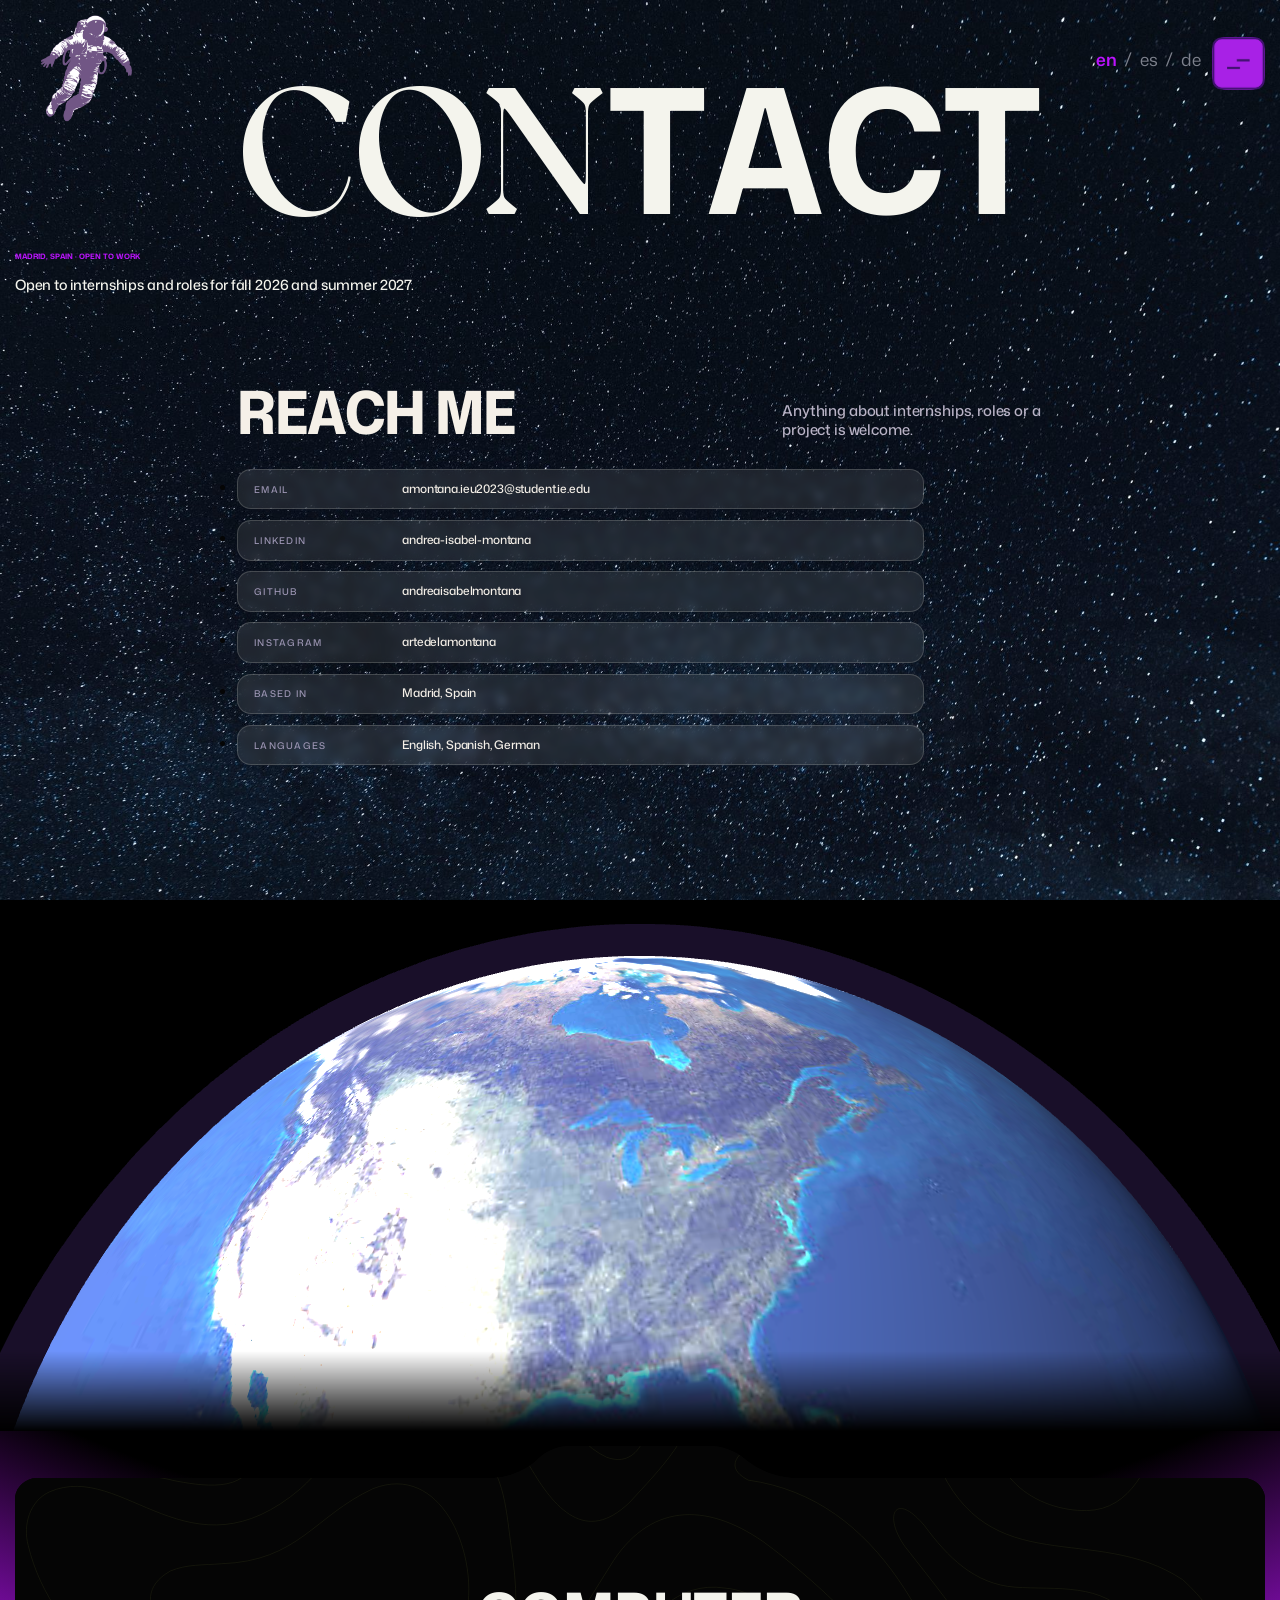
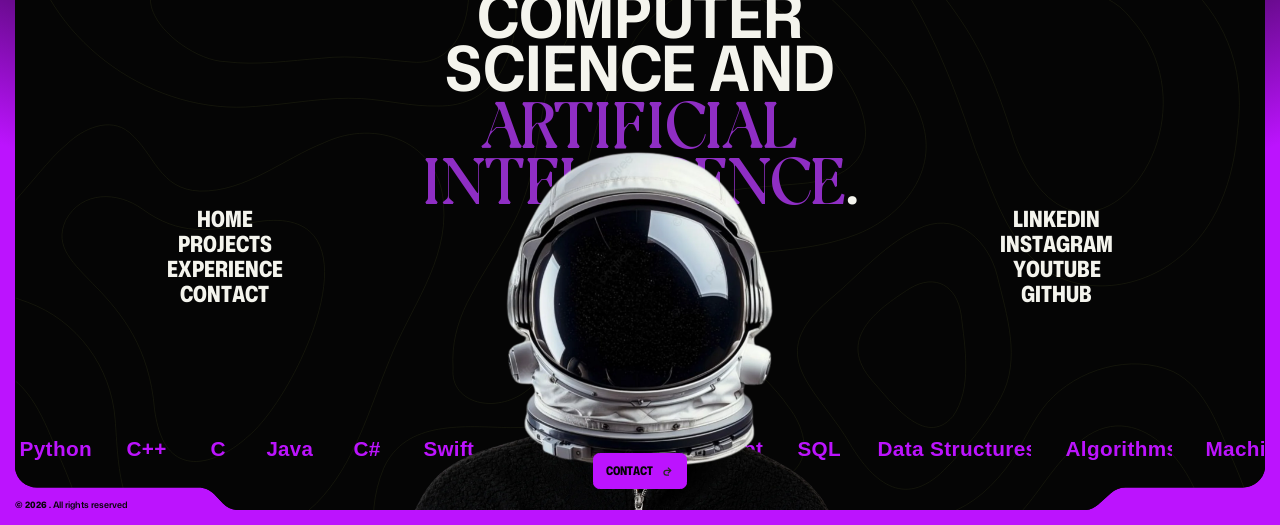
<file: contact/index.html>
<!DOCTYPE html><!-- Last Published: Wed May 06 2026 14:43:07 GMT+0000 (Coordinated Universal Time) --><html data-wf-domain=".com" data-wf-page="67dbeedbc68bf82c4bd20f1f" data-wf-site="67b5a02dc5d338960b17a7e9" lang="en"><head><script>window.__SITE_ROOT=(function(){var p=location.pathname,m=p.match(/^(.*?)\/(?:calendar|contact|online|on-track|off-track|legal)(?:\/|$)/);return m?m[1]:p.replace(/\/(?:index\.html)?$/,'');})();</script><meta name="robots" content="noindex"/><meta charset="utf-8"/><link href="https://cdn.prod.website-files.com" rel="preconnect"/><title>Contact — Andrea Montaña</title><meta content="Away from the screen: exercise, outdoor sports, travelling and campus life — the offline side of TO THE EDGE." name="description"/><meta content="OFFLINE – TO THE EDGE" property="og:title"/><meta content="Away from the screen: exercise, outdoor sports, travelling and campus life — the offline side of TO THE EDGE." property="og:description"/><meta content="" property="og:image"/><meta content="OFFLINE – TO THE EDGE" name="twitter:title"/><meta content="Away from the screen: exercise, outdoor sports, travelling and campus life — the offline side of TO THE EDGE." name="twitter:description"/><meta content="" name="twitter:image"/><meta property="og:type" content="website"/><meta content="summary_large_image" name="twitter:card"/><meta content="width=device-width, initial-scale=1" name="viewport"/><link href="../assets/cdn.prod.website-files.com/67b5a02dc5d338960b17a7e9/css/site.shared.043b62fef.css" rel="stylesheet" type="text/css"/><script type="text/javascript">!function(o,c){var n=c.documentElement,t=" w-mod-";n.className+=t+"js",("ontouchstart"in o||o.DocumentTouch&&c instanceof DocumentTouch)&&(n.className+=t+"touch")}(window,document);</script><link href="../assets/cdn.prod.website-files.com/67b5a02dc5d338960b17a7e9/67b5a0969616f526f020ec0e_edge-favicon.png" rel="shortcut icon" type="image/x-icon"/><link href="../assets/cdn.prod.website-files.com/67b5a02dc5d338960b17a7e9/67b5a098cbef46b41e40dfd2_edge-webclip.png" rel="apple-touch-icon"/><script>(function(w,i,g){w[g]=w[g]||[];if(typeof w[g].push=='function')w[g].push.apply(w[g],Array.isArray(i)?i:[i]);})(window,['G-P8L2KTXDN0'],'google_tags_first_party');</script><script type="text/javascript">window.dataLayer = window.dataLayer || [];function gtag(){dataLayer.push(arguments);}gtag('set', 'developer_id.dZGVlNj', true);gtag('set', 'developer_id.dYWYxNW', true);gtag('js', new Date());gtag('config', 'G-P8L2KTXDN0');</script><meta name="viewport" content="width=device-width,initial-scale=1,minimum-scale=1,maximum-scale=5">

<!-- pre's -->
<link rel="preconnect" href="https://cdn.prod.website-files.com" crossorigin>

<link rel="dns-prefetch" href="https://cdn.prod.website-files.com">

<link
      rel="preload"
      href="../assets/cdn.prod.website-files.com/67b5a02dc5d338960b17a7e9/67bc6274c5b4108b123aa4d5_MonaSans-VariableFont_wdth,wght.woff2"
      as="font"
      type="font/woff2"
      crossorigin>

<!--
<link rel="preload"
      href="../assets/cdn.prod.website-files.com/67b5a02dc5d338960b17a7e9/css/site.shared.4f53262f0.css"
      as="style"
      onload="this.rel='stylesheet'">
-->

 
<!-- Production (No Gold 
--> 
<!-- Gold --> 

<script defer src="../assets/runtime/dev-js/site-gl.js"></script>
<!---------------------------------------------------------------->


<!--


<script
  defer
  src="http://localhost:6645/app.js"
></script>
-->
<!---------------------------------------------------------------->

<!--
<script async type="text/javascript" src="https://static.klaviyo.com/onsite/js/klaviyo.js?company_id=XWvzdS"></script>
-->


<!--
<script type="text/javascript">
var _iub = _iub || [];
_iub.csConfiguration = {"lang":"en","preferenceCookie":{"expireAfter":180},"siteId":2095750,"cookiePolicyId":76795150, "banner":{ "acceptButtonCaptionColor":"#101400","acceptButtonColor":"#d2ff00","acceptButtonDisplay":true,"backgroundColor":"#101400","closeButtonRejects":true,"customizeButtonCaptionColor":"white","customizeButtonColor":"#101400","customizeButtonDisplay":true,"position":"float-top-center","textColor":"white" }};
</script>
<script type="text/javascript" src="//cs.iubenda.com/sync/2095750.js"></script>
<script type="text/javascript" src="//cdn.iubenda.com/cs/iubenda_cs.js" charset="UTF-8" async></script>
-->

<style>  
  .w-webflow-badge { display: none !important; }
  .transition-w {	display: flex; }
</style><link href="../custom/custom.css?v=20260911k" rel="stylesheet"/></head><body data-edit="true"><div class="css-main"><div class="css-root w-embed"><style>

  :root {
    /* Other variables */
    --cubic-default: cubic-bezier(0.65, 0.05, 0, 1);
    --duration-default: 0.75s;
    --animation-default: var(--duration-default) var(--cubic-default);
    --section-padding: calc(3.5rem + (var(--gap) * 2));
    --container-padding: 2rem;
    --nav-height: calc(3.75rem (var(--gap) * 2));
  }

  :root {
    /* SCALING */
    --min-width: 992px;      /* Width where scaling starts */
    --max-width: 1920px;     /* Width where scaling stops */
    --design-width: 1728;    /* Your design's reference width */
    --design-unit: 16;			 /* body font-size in design - no px */
    --scale-factor: 1;       /* Global scale adjustment (1 = 100%) */

    /* Scaling calculations */
    --fluid-container: clamp(var(--min-width), 100vw, var(--max-width));
    --fluid-font: calc(var(--fluid-container) / var(--design-width) * var(--design-unit) * var(--scale-factor));
  }

  /* Tablet */
  @media screen and (max-width: 991px) {
    :root {
      --min-width: 768px;    
      --max-width: 991px;    
      --design-width: 1728;  
      --design-unit: 20;
    }
  }

  /* Mobile Landscape */
  @media screen and (max-width: 767px) {
    :root {
      --min-width: 480px;    
      --max-width: 767px;
    }
  }

  /* Mobile Portrait */
  @media screen and (max-width: 479px) {
    :root {
      --min-width: 320px;    
      --max-width: 479px;
      --design-unit: 48;
    }
  }

  html {
    font-size: var(--fluid-font);
    scroll-behavior: initial;
  }

  body {
    min-height: 0vw;
  }

  * {
    -webkit-font-smoothing: antialiased;
    -moz-osx-font-smoothing: grayscale;
    -webkit-box-sizing: border-box;
    -moz-box-sizing: border-box;
    box-sizing: border-box;
    margin: 0;
    padding: 0;
  }

  *:before,
  *:after {
    -webkit-box-sizing: inherit;
    -moz-box-sizing: inherit;
    box-sizing: inherit;
  }

  [data-theme="dark"] {
    background-color: var(--color--dark-green);
    color: var(--color--white) ;
  }

  [data-theme="light"] .nav {
    color: var(--color--black);
  }

  [data-theme="light"] .nav-brand path,
  [data-theme="light"] .nav-edge-svg path {
    fill: currentColor;
  }





</style></div><div class="css-utils w-embed"><style>

  a {
    color: inherit;
  }

  /* Selection */
  ::selection {
    background-color: var(--color--lime);
    color: var(--color--black);
    text-shadow: none;
  }

  ::-moz-selection {
    background-color: var(--color--lime);
    color: var(--color--black);
    text-shadow: none;
  }

  /* Dark theme selection */
  [data-theme="lime"] *::selection {
    background-color: var(--color--black);
    color: var(--color--lime);
    text-shadow: none;
  }
  [data-theme="lime"] *::-moz-selection {
    background-color: var(--color--black);
    color: var(--color--lime);
    text-shadow: none;
  }

  img::selection,
  svg::selection {
    background: transparent;
  }


  .display-none,
  [display-none] {
    display: none !important;
  }

  .visibility-hidden,
  [visibility-hidden] {
    visibility: hidden;
  }

  :where(svg) {
    height: 100%;
    width: 100%; 
    max-width: none;
    box-sizing: border-box;
    vertical-align: middle;
  }

  :where(:focus-visible) {
    outline: 2px solid var(--color--lime);
    outline-offset: 2px;
  }

  :where(button) {
    background-color: transparent;
  }

  :where(
  [screen-reader]:not(:focus, :active, :focus-within), 
  .screen-reader:not(:focus, :active, :focus-within)) {
    clip-path: inset(50%) !important;
    height: 1px !important;
    width: 1px !important;
    overflow: hidden !important;
    position: absolute !important;
    white-space: nowrap !important;
    border: 0 !important;
  }

  .w-lightbox-close {
    right: 5em;
    height: 5em;
    outline: transparent;
  }

  /* --------------------------------------- hide scrollbar */

  body ::-webkit-scrollbar,
  body::-webkit-scrollbar {display: none;} /* Chrome, Safari, Opera */
  body {-ms-overflow-style: none;} /* IE & Edge */
  html {scrollbar-width: none;} /* Firefox */


  /* --------------------------------------- pointer events */
  [pointer-none] {
    pointer-events: none;
    user-select: none;
  }
  [pointer-auto] {
    pointer-events: auto;
  }

  /* --------------------------------------- clip */
  [overflow-clip="x"] {
    overflow-x: clip;
  }
  [overflow-clip="y"] {
    overflow-y: clip;
  }

  /* --------------------------------------- text */

  p,
  .text-small,
  .text-regular,
  .text-medium,
  .text-large,
  .text-xlarge {
    text-wrap: pretty /* ensures nice wrapping */
  }

  /* --------------------------------------- forms */

  textarea {
    resize: vertical;
  }

  *[tabindex]:focus-visible,
  input[type="file"]:focus-visible {
    outline: 0.1em solid var(--color--primary);
    outline-offset: 0.1em;
  }


  /* --------------------------------------- rich text */

  .rich-text p, .rich-text ol, .rich-text li { 
    /* line heights in rtf */
    line-height: 1.6;
  }
  .rich-text strong {  
    /* bolds in rtf */
  }
  .rich-text .w-embed {
    /* embed spacing in rtf */
  }
  .rich-text a {
    text-decoration: none;
  }
  .rich-text a:hover {
    text-decoration: underline;
  }

  /* --------------------------------------- video */

  [data-video-stream] {
    position: absolute;
    top: 0;
    left: 0;
    width: 100%;
    height: 100%;
    overflow: hidden;
    background-color: #000;
  }

  [data-video-stream-wrap] .iframe-wrapper {
    position: absolute;
    top: 50%;
    left: 50%;
    transform: translate(-50%, -50%);
    width: 100%;
    height: 100%;
  }

  [data-video-stream] iframe {
    position: absolute;
    top: 0;
    left: 0;
    width: 100%;
    height: 100%;
    border: none;
  }


</style></div><div class="css-split-type w-embed"><style>
  [split-text]:not[data-oval-scroll] .line {
    position: relative;
    clip-path: polygon(0 -2%, 0 94%, 100% 94%, 100% -2%);
    white-space: nowrap;
  }

  .btn-text {
    --text-offset: var(--text--btn-primary);
  }
  .btn-text.is-footer  {
    --text-offset: var(--text--btn-footer);
  }
  .btn-text.is-nav  {
    --text-offset: var(--text--btn-nav);
  }

  [split-text].btn-text {
    text-shadow: 0px var(--text-offset) currentColor
  }

  [data-anim-high] .line {
    width: auto !important;
    display: inline-block !important;
  }

  .text-eyebrow.flex .line {
    display: flex !important;
  }

  [split-text] .char {
    display: inline-block;
  }

  /*****
  *************************** IMPACT TEXT
  *****/

  .impact-content-w.is-home .text-impact-lg-mona strong {
    color: var(--color--lime-off);
    font-family: Brier;
    font-size: 8.25rem;
    line-height: 83%;
    letter-spacing: -0.1875rem;
  }

  .impact-content-w.on-track .text-impact-lg-mona strong {
    color: var(--color--grey-on-track);
    font-family: Brier;
    font-size: 8.25rem;
    line-height: 83%;
    letter-spacing: -0.1875rem;
  }

  .impact-content-w.off-track .text-impact-lg-mona strong {
    color: var(--color--green-off-white-2);
    font-family: Brier;
    font-size: 8.25rem;
    line-height: 83%;
    letter-spacing: -0.1875rem;
  }


  @media screen and (max-width: 991px) {
    .impact-content-w .text-impact-lg-mona strong {
      font-size: inherit !important;
    }
  }


  [split-text] {
    white-space: pre-line; /* Preserves line breaks */
  }
</style></div><div class="css-lenis w-embed"><style>

  html.lenis,
  html.lenis body{
    height:auto
  }
  .lenis.lenis-smooth [data-lenis-prevent]{
    overscroll-behavior:contain
  }
  .lenis.lenis-stopped{
    overflow:clip
  }
  .lenis.lenis-smooth iframe{
    pointer-events:none
  }

/*
  [data-nav-group] {
    transition: transform var(--animation-default);
  }
  .lenis-top [data-nav-group="brand"] {
    transform: scale(1.2)
  }
  .lenis-top [data-nav-group="btns"] {
    transform: scale(1.2)
  }
*/
</style></div><div class="css-nav w-embed"><style>

  [data-nav-theme] .nav-brand path {
    transition: fill var(--animation-default);
  }

  [data-nav-theme="light"] .nav-brand [nav-brand-path="1"] { 
    fill: var(--color--grey-2);
  }
  [data-nav-theme="light"] .nav-brand [nav-brand-path="2"] { 
    fill: var(--color--grey-1);
  }

  [data-nav-theme="dark"] .nav-brand [nav-brand-path="1"] { 
    fill: var(--color--dark-green);
  }
  [data-nav-theme="dark"] .nav-brand [nav-brand-path="2"] { 
    fill: var(--color--dark-green);
  }

  .nav-middle {
    transition: color var(--animation-default);
  }
  [data-nav-theme="light"] .nav-middle {
    color: var(--color--white);
  }
  [data-nav-theme="dark"] .nav-middle {
    color: var(--color--dark-green);
  }

  .nav-ham {
    transition: 
      border-color var(--animation-default), 
      background-color var(--animation-default);
  }

  [data-nav-theme="dark"] .nav-ham {
    border-color: var(--color--dark-green);
    background-color: transparent;
  }
  [data-nav-theme="light"] .nav-ham {
    border-color: var(--color--white);
  }

  [data-nav-wrap] canvas {
    width: 100%;
    height: 100%;
  }

  .nav-menu-link-current-svg {
    visibility: hidden;
  }
  .nav-menu-link-w.w--current .nav-menu-link-current-svg {
    visibility: visible;
  }

  .footer-layout-clip {
    --mask-url: url('../assets/cdn.prod.website-files.com/67b5a02dc5d338960b17a7e9/67d2dd47cfe84bed1dce9542_footer-mask-desktop.svg');

    /* Apply the image mask using the variable */
    -webkit-mask-image: var(--mask-url);
    mask-image: var(--mask-url);

    /* Additional mask settings */
    -webkit-mask-size: cover;
    mask-size: cover;
    -webkit-mask-repeat: no-repeat;
    mask-repeat: no-repeat;
    -webkit-mask-position: center;
    mask-position: center;
  }

  /* ----- tablet */
  @media only screen and (max-width: 479px) {
    .footer-layout-clip {
      --mask-url: url('../assets/cdn.prod.website-files.com/67b5a02dc5d338960b17a7e9/67e4213817c888515fa4855b_footer-mask-mobile.svg');
    }
  }


  [data-footer-theme="white"] {
    background-color: var(--color--white);
  }

  [data-footer-theme="black"] {
    background-color: var(--color--black);
  }
  [data-footer-theme="black"]  .footer-layout-clip {
    background-color: var(--color--black);
  }

  [data-footer-theme="green"] {
    background-color: var(--color--dark-green);
  }


  .kl-teaser-XpbhAP {
    opacity: 0 !important;
    pointer-events: none !important;
  }

</style></div><div class="css-buttons w-embed"><style>
  [data-btn-rive-rotate="true"] .btn-rive-w {
    transform: rotate(180deg)
  }
  [data-btn-rive-rotate="90"] .btn-rive-w {
    transform: rotate(90deg)
  }

  [data-rive-btn-invert="true"] .btn-icon-w {
    filter: invert(1);
  }


</style></div><div class="css-home w-embed"><style>
  /* --------------------------------------- HELMET SECTION */

  [data-helmet-item] {
    --mask-url: url('../assets/cdn.prod.website-files.com/67b5a02dc5d338960b17a7e9/67e2c781c4c953cd9e74eda5_2-helm-mask-fill.svg');

    /* Apply the image mask using the variable */
    -webkit-mask-image: var(--mask-url);
    mask-image: var(--mask-url);

    /* Additional mask settings */
    -webkit-mask-size: cover;
    mask-size: cover;
    -webkit-mask-repeat: no-repeat;
    mask-repeat: no-repeat;
    -webkit-mask-position: center;
    mask-position: center;
  }
  @media only screen and (max-width: 479px) {
    [data-helmet-item] {
      --mask-url: url('../assets/cdn.prod.website-files.com/67b5a02dc5d338960b17a7e9/67eea130c0f25ef68ac8889e_helm-mob-refactor-lime-fill.svg');
    }
  }

  .home-hero-next-race-w {
    transition: clip-path var(--animation-default);
  }

  .helmet-grid-item-reveal-img {
    transition: 
      clip-path var(--animation-default),
      transform var(--animation-default);
  }

  [data-helmet-item]:hover .helmet-grid-item-reveal-img {
    clip-path: ellipse(100% 120% at 50% 0%);
    transform: scale(1);
  }

  .helmet-grid-item-img-helmet {
    transition: 
      transform var(--animation-default);
  }
  .helmet-grid-item-w:hover .helmet-grid-item-img-helmet {
    transform: scale(1.1);
  }

  .helmet-grid-frame.is-overlay,
  .helmet-grid-extender-img.is-overlay {
    transition: 
      opacity var(--animation-default);
  }

  .helmet-grid-extender-img {
    transition: 
      color var(--animation-default);
  }
  .helmet-grid-item-w:hover .helmet-grid-extender-img {
    color: var(--color--lime);
  }

  .helmet-grid-item-w:hover .helmet-grid-frame.is-overlay,
  .helmet-grid-item-w:hover .helmet-grid-extender-img.is-overlay {
    opacity: 1;
  }

  canvas[data-rive-object],
  canvas[data-rive-primary] {
    width: 100%;
    height: 100%;
  }

  @media (min-width: 1920px) {
    .marquee-offest-w {
      -webkit-mask-image: linear-gradient(
        90deg,
        hsla(0, 0%, 100%, 0),
        white 7.5%,
        white 92.5%,
        hsla(0, 0%, 100%, 0)
      );
      mask-image: linear-gradient(
        90deg,
        hsla(0, 0%, 100%, 0),
        white 7.5%,
        white 92.5%,
        hsla(0, 0%, 100%, 0)
      );
      -webkit-mask-repeat: no-repeat;
      mask-repeat: no-repeat;
      -webkit-mask-size: 100% 100%;
      mask-size: 100% 100%;
    }
  }

  /* CSS Keyframe Animation */
  @keyframes translateXLeft { 
    to {
      transform: translateX(-100%);
    }
  }
  @keyframes translateXRight { 
    to {
      transform: translateX(100%);
    }
  }

  [data-css-marquee-list="left"] {
    animation: translateXLeft 30s linear;
    animation-iteration-count: infinite;
    animation-play-state: paused;
  }
  [data-css-marquee-list="right"] {
    animation: translateXRight 30s linear;
    animation-iteration-count: infinite;
    animation-play-state: paused;
    justify-content: flex-end;
  }

  .c.home-hero {
    min-height: 100vh !important;
  }




</style></div><div class="css-on-track w-embed"><style>
  /* --------------------------------------- HELMET SECTION */

  .on-t-hero-stats-ui-box1-layout {
    --mask-url: url('../assets/cdn.prod.website-files.com/67b5a02dc5d338960b17a7e9/67d86a1dced2fe748052517c_on-t-hero-stats-ui-box1-fill-c.svg');

    /* Apply the image mask using the variable */
    -webkit-mask-image: var(--mask-url);
    mask-image: var(--mask-url);

    /* Additional mask settings */
    -webkit-mask-size: cover;
    mask-size: cover;
    -webkit-mask-repeat: no-repeat;
    mask-repeat: no-repeat;
    -webkit-mask-position: center;
    mask-position: center;
  }

  .calendar-track-mask {
    --mask-url: url('../assets/cdn.prod.website-files.com/67b5a02dc5d338960b17a7e9/67d9a2eb367e13f117c827e5_calendar-track-mask.svg');

    /* Apply the image mask using the variable */
    -webkit-mask-image: var(--mask-url);
    mask-image: var(--mask-url);

    /* Additional mask settings */
    -webkit-mask-size: cover;
    mask-size: cover;
    -webkit-mask-repeat: no-repeat;
    mask-repeat: no-repeat;
    -webkit-mask-position: center;
    mask-position: center;
  }
  @media only screen and (min-width: 992px) {
    .f1-highlight-grid:not(.is-history):hover .f1-highlight-grid-line {
      display: none;
    }
    .f1-highlight-grid:hover .calendar-row-head-line {
      display: none;
    }

    .f1-highlight-grid:not(.is-history):hover .text-on-t-stat-label-sm {
      color: inherit;
    }
    .f1-highlight-grid:not(.is-history):hover .f1-highlight-item-round-w {
      color: var(--color--black);
    }

    .f1-highlight-grid:hover .f1-highlight-round-svg {
      color: var(--color--grey-off-track) !important;
    }
  }
  .calendar-rich-text p {
    font-size: 1rem;
    line-height: 1.3;
    font-weight: 500;
    letter-spacing: -0.0125rem;
  }
  .calendar-rich-text p strong {
    font-size: 1rem;
    line-height: 1.3;
    font-weight: 700;
    letter-spacing: -0.0125rem;
    color: var(--color--lime-off);
  }

  .calendar-dropdown-item.is-open .calendar-dropdown-trigger {
    background: var(--color--lime);
    color: var(--color--black);
  }
  @media only screen and (min-width: 992px) {
    .calendar-dropdown-item:hover .calendar-dropdown-chevron {
      color: var(--color--black);
    }
  }
  .calendar-dropdown-item.is-open .calendar-dropdown-chevron {
    color: var(--color--black);
    transform: rotate(0deg);
  }
  @media only screen and (min-width: 992px) {
    .calendar-dropdown-item.is-open .calendar-dropdown-trigger .image.is-trophy,
    .f1-highlight-grid:not(.is-history):hover .image.is-trophy,
    .f1-highlight-grid.is-highlights:hover .image.is-trophy {
      filter: invert(100%) grayscale(100%);
    }
  }

  .calendar-dropdown-item.is-open .calendar-row-head-line {
    display: none;
  }

  .calendar-track-title-layout .cal-target-wrapper {
    display: flex;
  }


</style></div><div class="css-off-track w-embed"><style>
  /* --------------------------------------- HELMET SECTION */

  [data-mask-case-left] {
    --mask-url: url('../assets/cdn.prod.website-files.com/67b5a02dc5d338960b17a7e9/67dc3bc1e532f9b3f9fa140a_off-track-mask-case-left.svg');

    /* Apply the image mask using the variable */
    -webkit-mask-image: var(--mask-url);
    mask-image: var(--mask-url);

    /* Additional mask settings */
    -webkit-mask-size: cover;
    mask-size: cover;
    -webkit-mask-repeat: no-repeat;
    mask-repeat: no-repeat;
    -webkit-mask-position: center;
    mask-position: center;
  }

  [data-mask-case-right] {
    --mask-url: url('../assets/cdn.prod.website-files.com/67b5a02dc5d338960b17a7e9/67dc3bc10751fc4431f3f2de_off-track-mask-case-right.svg');

    /* Apply the image mask using the variable */
    -webkit-mask-image: var(--mask-url);
    mask-image: var(--mask-url);

    /* Additional mask settings */
    -webkit-mask-size: cover;
    mask-size: cover;
    -webkit-mask-repeat: no-repeat;
    mask-repeat: no-repeat;
    -webkit-mask-position: center;
    mask-position: center;
  }

  [data-mask-callout-left] {
    --mask-url: url('../assets/cdn.prod.website-files.com/67b5a02dc5d338960b17a7e9/67dc3bc14c14c40132cd0e39_off-track-mask-callout-right.svg');

    /* Apply the image mask using the variable */
    -webkit-mask-image: var(--mask-url);
    mask-image: var(--mask-url);

    /* Additional mask settings */
    -webkit-mask-size: cover;
    mask-size: cover;
    -webkit-mask-repeat: no-repeat;
    mask-repeat: no-repeat;
    -webkit-mask-position: center;
    mask-position: center;
  }

  [data-mask-callout-right] {
    --mask-url: url('../assets/cdn.prod.website-files.com/67b5a02dc5d338960b17a7e9/67dc3bc14a8d101c9c8ef1b5_off-track-mask-callout-left.svg');

    /* Apply the image mask using the variable */
    -webkit-mask-image: var(--mask-url);
    mask-image: var(--mask-url);

    /* Additional mask settings */
    -webkit-mask-size: cover;
    mask-size: cover;
    -webkit-mask-repeat: no-repeat;
    mask-repeat: no-repeat;
    -webkit-mask-position: center;
    mask-position: center;
  }

  .wf-design-mode .off-t-hero-scroll-meda-w .text-body-sm-mona {
    visibility: visible !important;
    display: block !important;
  }
  .wf-design-mode .off-t-hero-scroll-meda-w {
    visibility: visible !important;
    display: flex !important;
  }
  
  .camp-list .camp-item:last-child {
  	padding-bottom: calc(var(--gap) * 2);
  }
  

</style></div><div class="css-partnerships w-embed"><style>
  .part-i-video-w {
    transition: clip-path var(--animation-default);
    clip-path: ellipse(100% 50% at 50% 50%)
  }
  .part-i-video-w:hover {
    clip-path: ellipse(80% 50% at 50% 50%);
    transition: clip-path var(--animation-default);
  }

  .part-i-rich-text h3 {
    font-size: var(--text--impact);
    line-height: 90.6%;
    font-variation-settings: "wght" 660, "wdth" 93;
    letter-spacing: -0.0625rem;
    text-transform: uppercase;
  }

  .part-i-rich-text h3 strong {
    font-family: Brier;
    font-size: 8.25rem;
    line-height: 83%;
    letter-spacing: -0.1875rem;
    color: var(--color--green-off-white-2);
  }

  .part-i-rich-text p {
    font-size: 2.25rem;
    line-height: 1.1;
    font-variation-settings: "wght" 500, "wdth" 100;
    letter-spacing: -0.0625rem;
    text-transform: none;
  }

  .part-i-rich-text p strong {
    font-family: Brier;
    font-size: 2.25rem;
    line-height: 1.1;
    font-weight: 700;
    letter-spacing: -0.0625rem;
    color: var(--color--green-off-white-2);
  }

  /* ----- mobile */
  @media screen and (max-width: 497px) {
    .part-i-rich-text h3 {
      font-size: 3.6rem;
      line-height: 90.6%;
      font-variation-settings: "wght" 660, "wdth" 93;
      letter-spacing: -0.0625rem;
      text-transform: uppercase;
    }

    .part-i-rich-text h3 strong {
      font-family: Brier;
      font-size: 3.6rem;
      line-height: 83%;
      letter-spacing: -0.1875rem;
      color: var(--color--green-off-white-2);
    }
  }

  .wf-design-mode .image.is-horizontal-scroll {
    pointer-events: auto;
  }

  /*
  .is-impact[split-rich-text] [split-text] {
  display: flex;
  flex-direction: column;
  align-items: center;
  }

  .is-impact[split-rich-text] [split-text] .line {
  width: auto !important;
  display: inline-block !important;
  }
  */


</style></div><div class="css-breakpoints w-embed"><style>

  /* ----- desktop only */
  @media only screen and (min-width: 992px) {

    [data-hide="d"] { display: none; }
  }


  /* ----- tablet */
  @media only screen and (max-width: 991px) {
  
    [data-hide="t"] { display: none; }
  }

  /* ----- mobile landscape */
  @media screen and (max-width: 767px) {

    [data-hide="ml"] { display: none; }
  }

  /* ----- mobile */
  @media screen and (max-width: 497px) {

    [data-hide="m"] { display: none; }
  }

  /* ----- truncation 

  @media screen and (min-width:1920px) {
  body {font-size: 1.111111111111111rem;}
  }
  */
</style></div><div class="css-editmode w-embed"><style>
  /*  ----- edit mode ----- */
  /*  ----- edit mode ----- */

  /*
  [data-edit]:not([data-edit="true"]) [remove-bg]{
  background: transparent !important;
  background-color: transparent !important;
  }
  */

  .wf-design-mode [data-designmode-white] {
    background-color: var(--color--white);
  }
  .wf-design-mode [data-rive-object] {
    outline: 2px solid red;
  }

  .wf-design-mode .transition-w {
    pointer-events: none;
  }

  [data-rive-placeholder] {
    position: absolute;
    left: 0%;
    top: 0%;
    right: 0%;
    bottom: 0%;
    display: none;
    pointer-events: none;
  }
  .wf-design-mode [data-rive-placeholder] {
    display: block;
  }

  .wf-design-mode .callout-socials-card-layout {
    flex-wrap: wrap;
    height: auto;
  }
  .wf-design-mode .callout-socials-card-w {
    position: relative;
  }


  [data-edit="true"] .s.home-marquee {
    position: relative;
  }

  [data-edit="true"] .horizontal-track,
  [data-edit="true"] .horizontal-pin-sticky {
    overflow: auto !important;
  }

  [data-edit="true"] .horizontal-track {
    outline-color: var(--color--lime);
    outline-offset: -1px;
    outline-style: solid;
    outline-width: 1px;
  }

  [data-edit="true"] [data-nav-theme-target] {
    outline-color: blue;
    outline-offset: -2px;
    outline-style: solid;
    outline-width: 3px;
  }

  [data-edit="true"] [data-sticky-hero] {
    outline-color: blue;
    outline-offset: -2px;
    outline-style: solid;
    outline-width: 3px;
  }

  [data-edit="true"] .utility__gl {
    outline-color: blue;
    outline-offset: -2px;
    outline-style: solid;
    outline-width: 3px;
  }

  [data-edit="true"] .marquee-gl-target-w {
    outline-color: pink;
    outline-offset: -2px;
    outline-style: solid;
    outline-width: 3px;
  }

  .c.is-off-t-hero-scroll-media {
    display: none;
  }
  .wf-design-mode .c.is-off-t-hero-scroll-media {
    display: block;
  }

  [data-edit="true"] .f1-highlight-mouse-over-w {
    display: none;
  }

  [data-components="true"] .nav {
    position: relative;
    display: flex;
    flex-direction: column;
  }

  [data-components="true"] .nav-menu-w {
    position: relative;
    display: flex;
  }

  .wf-design-mode .calendar-dropdown-content {
    display: block;
  }
  
  .wf-design-mode .touch-desc-inner {
  	position: relative;
    color: black;
  }




</style></div><div class="css-safari w-embed"><style>
  /* iphone / safari styles */

  .is-safari {
  }
  .is-iphone {
  }
  @media only screen and (max-width: 479px) {
    .is-safari .footer-layout-clip {
      aspect-ratio: 382.94/627.49;
    }
    .is-iphone .footer-layout-clip {
      aspect-ratio: 382.94/627.49;
    }
  }
  .is-safari .footer-marquee-svg,
  .is-iphone .footer-marquee-svg {
    width: 6rem;
  }
  .is-safari .home-collab-marquee-svg,
  .is-iphone .home-collab-marquee-svg {
    width: 9rem;
  }
  .is-safari .marquee-spacer,
  .is-iphone .marquee-spacer {
    width: 5rem;
  }

  .is-safari .nav-brand {
    width: 8.2rem;
  }

</style></div></div><div class="top-marker"></div><div data-nav-wrap="" data-nav-theme="dark" class="nav"><div class="nav-inner"><a data-taxi-ignore title=" Home" data-nav-group="brand" href="../" class="nav-brand-link w-inline-block"><div class="nav-brand w-embed"><svg width="138" height="63" viewBox="0 0 138 63" fill="none" xmlns="http://www.w3.org/2000/svg">
<path nav-brand-path="1" fill="var(--color--grey-2)"
d="M122.638.174c8.968 0 14.659 6.985 14.659 15.737 0 8.795-5.691 15.736-14.659 15.736-8.967 0-14.658-6.985-14.658-15.736 0-8.752 5.691-15.737 14.658-15.737Zm4.182 30.265c4.613-1.293 7.329-8.88 4.958-17.158-2.328-8.106-8.752-13.193-13.322-11.9-4.57 1.294-7.286 8.968-4.914 17.246 2.328 8.105 8.708 13.106 13.278 11.813ZM88.191.821c13.495 0 18.496 7.027 18.496 14.874 0 9.614-6.381 15.305-17.116 15.305H78.577l-.56-1.207c1.724-1.854 1.724-1.854 1.724-3.492V5.52c0-1.639 0-1.639-1.724-3.536l.56-1.164h9.614Zm13.107 14.917c0-6.984-4.182-14.4-13.107-14.4-3.707 0-3.707 2.544-3.707 4.182V26.3c0 1.639.043 4.183 2.802 4.183 7.89 0 14.012-2.76 14.012-14.745ZM77.192.821l.604 1.207c-3.535 2.673-3.535 2.673-3.535 4.829V31h-1.983L55.636 7.547C53.74 4.917 53.74 4.7 53.74 9.444v15.52c0 2.156 0 2.156 3.363 4.829L56.498 31H50.29l-.603-1.207c3.535-2.673 3.535-2.673 3.535-4.829V6.857c0-2.156 0-2.156-3.535-4.829L50.29.821h6.338l15.305 21.384c1.81 2.5 1.81 2.5 1.81-1.983V6.857c0-2.156 0-2.156-3.362-4.829l.603-1.207h6.209ZM31.49.821h5.777l8.795 24.014c1.121 3.104 1.121 3.104 2.76 4.958L48.217 31h-7.07l-.604-1.207c1.293-1.81 1.293-1.81-.863-8.32-.776-2.329-1.552-3.493-3.104-3.493h-4.57l-2.586 2.414c-1.725 1.639-2.329 3.19-2.846 4.829-.69 2.242-.69 2.242 1.94 4.57L27.912 31h-5.519l-.603-1.207c3.276-2.414 3.276-2.414 4.44-5.519l6.467-17.158c.56-1.423.949-2.415-1.81-5.088L31.49.821Zm-1.725 18.582 2.027-1.94h4.656c1.552 0 1.336-1.337 1.078-2.07l-2.932-8.32c-.733-2.113-1.078-.95-1.423.043L29.12 18.152c-.776 2.07-.992 2.803.646 1.25ZM19.945 24.145l1.853.647L20.85 31H.716l-.56-1.164c1.767-1.94 1.767-1.94 1.767-3.708V5.693c0-1.768 0-1.768-1.767-3.708L.716.821h7.157l.56 1.164c-1.767 1.94-1.767 1.94-1.767 3.708v20.435c0 1.768 0 4.355 2.716 4.355 3.104 0 8.191-.431 10.563-6.338Z" />
<path nav-brand-path="2" fill="var(--color--grey-1)"
d="M125.417 62.186c-2.382 0-4.395-.357-6.039-1.072-1.619-.714-2.858-1.715-3.716-3.001-.834-1.31-1.25-2.811-1.25-4.502h6.503c0 .738.167 1.381.5 1.93.334.547.846.976 1.537 1.286.69.31 1.596.464 2.715.464.834 0 1.549-.095 2.144-.286.619-.19 1.096-.488 1.429-.893.334-.429.501-.977.501-1.644 0-.5-.096-.905-.286-1.215-.167-.31-.465-.571-.894-.786-.404-.214-.976-.405-1.715-.572a39.217 39.217 0 0 0-2.787-.5c-1.5-.238-2.823-.56-3.966-.965-1.143-.428-2.096-.952-2.859-1.572a5.935 5.935 0 0 1-1.715-2.215c-.381-.858-.571-1.858-.571-3.002 0-1.69.416-3.144 1.25-4.359.858-1.239 2.061-2.18 3.609-2.823 1.572-.667 3.442-1 5.61-1 2.073 0 3.871.333 5.396 1 1.524.643 2.703 1.549 3.537 2.716.834 1.167 1.263 2.525 1.286 4.073h-6.467c-.024-.738-.226-1.322-.608-1.75-.357-.453-.833-.775-1.429-.965a6.175 6.175 0 0 0-1.894-.286c-.738 0-1.381.095-1.929.286-.548.19-.977.476-1.286.857-.286.358-.429.834-.429 1.43 0 .595.155 1.072.464 1.429.334.333.929.62 1.787.857.857.239 2.084.477 3.68.715 1.072.167 2.12.393 3.145.679a9.72 9.72 0 0 1 2.858 1.286c.882.572 1.572 1.358 2.073 2.359.524 1 .786 2.298.786 3.894s-.417 3.014-1.251 4.252c-.81 1.215-2.025 2.168-3.644 2.859-1.62.69-3.645 1.036-6.075 1.036ZM105.813 61.83V35.78h6.396v26.05h-6.396ZM80.714 61.83V35.78h13.721c1.048 0 2.013.096 2.894.286.905.19 1.715.477 2.43.858.715.381 1.322.87 1.822 1.465a5.86 5.86 0 0 1 1.144 2.037c.286.762.429 1.631.429 2.608 0 1.596-.441 2.954-1.323 4.074-.857 1.095-2.024 1.834-3.501 2.215v.25c1.024.167 1.846.465 2.465.893.62.43 1.072.989 1.358 1.68.31.667.465 1.489.465 2.465v4.18c0 .477.011.978.035 1.502.048.5.191 1.012.429 1.536h-6.467c-.143-.31-.25-.726-.322-1.25a13.345 13.345 0 0 1-.107-1.787v-3.073c0-.667-.107-1.227-.322-1.68-.19-.452-.548-.81-1.072-1.071-.524-.262-1.274-.393-2.25-.393h-5.968v-5.039h6.289c1.358 0 2.31-.321 2.858-.964.572-.644.858-1.43.858-2.359 0-.595-.095-1.084-.286-1.465a2.17 2.17 0 0 0-.75-.965 3.202 3.202 0 0 0-1.18-.571 5.893 5.893 0 0 0-1.5-.179H87.11V61.83h-6.396ZM55.615 61.83V35.78h13.721c1.049 0 2.013.096 2.895.286.905.19 1.715.477 2.43.858.714.381 1.322.87 1.822 1.465.5.572.881 1.25 1.143 2.037.286.762.429 1.631.429 2.608 0 1.596-.44 2.954-1.322 4.074-.858 1.095-2.025 1.834-3.502 2.215v.25c1.024.167 1.846.465 2.466.893.619.43 1.072.989 1.357 1.68.31.667.465 1.489.465 2.465v4.18c0 .477.012.978.036 1.502.047.5.19 1.012.428 1.536h-6.467c-.143-.31-.25-.726-.322-1.25a13.328 13.328 0 0 1-.107-1.787v-3.073c0-.667-.107-1.227-.321-1.68-.191-.452-.548-.81-1.072-1.071-.524-.262-1.275-.393-2.252-.393h-5.967v-5.039h6.29c1.357 0 2.31-.321 2.858-.964.571-.644.857-1.43.857-2.359 0-.595-.095-1.084-.286-1.465a2.171 2.171 0 0 0-.75-.965 3.202 3.202 0 0 0-1.18-.571 5.893 5.893 0 0 0-1.5-.179h-5.753V61.83h-6.396ZM40.08 62.186c-2 0-3.811-.297-5.431-.893-1.596-.596-2.978-1.453-4.145-2.573-1.167-1.143-2.06-2.548-2.68-4.216-.62-1.667-.929-3.573-.929-5.717 0-2.144.31-4.038.93-5.681.618-1.668 1.512-3.062 2.679-4.181 1.167-1.144 2.549-2.013 4.145-2.609 1.62-.595 3.43-.893 5.431-.893 1.977 0 3.776.298 5.396.893 1.62.596 3.013 1.465 4.18 2.609 1.168 1.143 2.06 2.537 2.68 4.18.62 1.644.93 3.538.93 5.682 0 2.144-.31 4.05-.93 5.717-.62 1.668-1.512 3.073-2.68 4.216-1.167 1.12-2.56 1.977-4.18 2.573-1.62.596-3.419.893-5.396.893Zm0-5.467c1.334 0 2.501-.285 3.502-.857 1-.572 1.763-1.441 2.287-2.609.548-1.167.822-2.656.822-4.466 0-1.358-.155-2.525-.465-3.502-.31-1-.762-1.822-1.358-2.465a5.232 5.232 0 0 0-2.072-1.43c-.81-.333-1.715-.5-2.716-.5-1.334 0-2.501.286-3.502.858-.976.547-1.739 1.405-2.287 2.572-.547 1.168-.821 2.656-.821 4.467 0 1.358.154 2.549.464 3.573.334 1 .786 1.822 1.358 2.466a5.232 5.232 0 0 0 2.072 1.429c.81.31 1.716.464 2.716.464ZM1.02 61.83V35.78h7.79l9.576 16.973h.215l-.215-7.897v-9.075h6.146v26.048h-7.36L7.523 45.142h-.215l.25 7.218v9.47H1.021Z"/>
</svg></div></a><div data-nav-group="btns" class="btn-layout is-nav"><a data-theme="lime" data-anim="text-hover" href="https://andreaisabelmontana.github.io/Arte-De-La-Montana/" target="_blank" class="btn-w is-nav w-inline-block"><div class="btn-inner"><div class="btn-icon-w"><div class="btn-icon-svg is-large w-embed"><img src="../custom/gallery-icon.png" alt="" style="width:100%;height:100%;object-fit:contain"/></div></div><div class="btn-inner-text-w is-nav"><div split-text="chars" class="btn-text is-nav is-sm">GALLERY</div></div></div></a><button data-nav-ham="" tabindex="0" title="Open / Close Menu" class="nav-ham"><div class="nav-rive-w w-embed"><canvas data-rive-nav-hamburger
        data-rive-artboard="hamburger"
        data-rive-state-machine="hamburger" 
        data-rive-fit="contain"  
        >
</canvas></div></button></div><div class="page-edge-pos"><a data-taxi-ignore Title="Go to home" href="../" class="nav-middle w-inline-block"><div class="page-edge-svg w-embed"><canvas data-rive-logo></canvas></div><div screen-reader="">Go to home</div></a></div></div><div data-nav-m="" class="nav-menu-w"><div class="nav-menu-inner c"><div class="nav-menu-grid"><div class="nav-menu-images-w"><div class="nav-menu-images-track"><div class="nav-menu-images-col"><div data-nav-img="1" class="nav-menu-img-w"><img src="../custom/menu-astronaut-eva.webp?v=20260911k" loading="lazy" alt="" class="menu-img-top"/><div class="menu-img-blends-w"><div class="menu-img-blend-1"></div><div class="menu-img-blend-2"></div><div class="menu-img-blend-3"></div><img src="../custom/menu-astronaut-eva.webp?v=20260911k" loading="lazy" alt="" class="menu-img-no-blend"/></div></div><div data-nav-img="3" class="nav-menu-img-w"><img src="../custom/off-fleece.webp?v=20260911k" loading="lazy" alt="" class="menu-img-top"/><div class="menu-img-blends-w"><div class="menu-img-blend-1"></div><div class="menu-img-blend-2"></div><div class="menu-img-blend-3"></div><img src="../custom/off-fleece.webp?v=20260911k" loading="lazy" alt="" class="menu-img-no-blend"/></div></div></div><div class="nav-menu-images-col"><div data-nav-img="2" class="nav-menu-img-w"><img src="../custom/helmet-person.webp?v=20260911k" loading="lazy" alt="" class="menu-img-top"/><div class="menu-img-blends-w"><div class="menu-img-blend-1"></div><div class="menu-img-blend-2"></div><div class="menu-img-blend-3"></div><img src="../custom/helmet-person.webp?v=20260911k" loading="lazy" alt="" class="menu-img-no-blend"/></div></div><div data-nav-img="5" class="nav-menu-img-w"><img src="../custom/menu-5-v2.webp?v=20260911k" loading="lazy" alt="" class="menu-img-top"/><div class="menu-img-blends-w"><div class="menu-img-blend-1"></div><div class="menu-img-blend-2"></div><div class="menu-img-blend-3"></div><img src="../custom/menu-5-v2.webp?v=20260911k" loading="lazy" alt="" class="menu-img-no-blend"/></div></div><div class="display-none"><div data-nav-img="4" class="nav-menu-img-w"><img src="../custom/menu-4-v2.webp?v=20260911k" loading="lazy" alt="" class="menu-img-top"/><div class="menu-img-blends-w"><div class="menu-img-blend-1"></div><div class="menu-img-blend-2"></div><div class="menu-img-blend-3"></div><img src="../custom/menu-4-v2.webp?v=20260911k" loading="lazy" alt="" class="menu-img-no-blend"/></div></div></div></div></div></div><div class="nav-menu-links-w"><div class="nav-menu-spacer"></div><div class="nav-menu-links-col"><div class="nav-menu-links-list"><a data-taxi-ignore data-anim="text-hover" href="../" class="nav-menu-link-w w-inline-block"><div split-text="chars" class="text-nav-link">Home</div><div class="nav-menu-link-current-svg w-embed"><svg width="100%" height="100%" viewBox="0 0 412 26" fill="none" xmlns="http://www.w3.org/2000/svg">
  <path d="M0 2h73.539c5.858 0 11.47 2.35 15.58 6.525l8.565 8.7a21.863 21.863 0 0 0 15.58 6.525h72.678c6.045 0 11.82-2.503 15.954-6.914l6.485-6.922A21.865 21.865 0 0 1 224.336 3h76.752a21.864 21.864 0 0 1 16.806 7.88l4.362 5.24A21.864 21.864 0 0 0 339.063 24H412" 
        stroke="currentColor" stroke-width="6"/>
</svg></div></a><a data-taxi-ignore data-anim="text-hover" href="../online" class="nav-menu-link-w w-inline-block"><div split-text="chars" class="text-nav-link">Projects</div><div class="nav-menu-link-current-svg w-embed"><svg width="100%" height="100%" viewBox="0 0 412 26" fill="none" xmlns="http://www.w3.org/2000/svg">
  <path d="M0 2h73.539c5.858 0 11.47 2.35 15.58 6.525l8.565 8.7a21.863 21.863 0 0 0 15.58 6.525h72.678c6.045 0 11.82-2.503 15.954-6.914l6.485-6.922A21.865 21.865 0 0 1 224.336 3h76.752a21.864 21.864 0 0 1 16.806 7.88l4.362 5.24A21.864 21.864 0 0 0 339.063 24H412" 
        stroke="currentColor" stroke-width="3.28"/>
</svg></div></a><a data-taxi-ignore data-anim="text-hover" href="../off-track" aria-current="page" class="nav-menu-link-w w-inline-block w--current"><div split-text="chars" class="text-nav-link">Experience</div><div class="nav-menu-link-current-svg w-embed"><svg width="100%" height="100%" viewBox="0 0 412 26" fill="none" xmlns="http://www.w3.org/2000/svg">
  <path d="M0 2h73.539c5.858 0 11.47 2.35 15.58 6.525l8.565 8.7a21.863 21.863 0 0 0 15.58 6.525h72.678c6.045 0 11.82-2.503 15.954-6.914l6.485-6.922A21.865 21.865 0 0 1 224.336 3h76.752a21.864 21.864 0 0 1 16.806 7.88l4.362 5.24A21.864 21.864 0 0 0 339.063 24H412" 
        stroke="currentColor" stroke-width="3.28"/>
</svg></div></a><a data-taxi-ignore data-anim="text-hover" href="../contact" class="nav-menu-link-w w-inline-block"><div split-text="chars" class="text-nav-link">Contact</div><div class="nav-menu-link-current-svg w-embed"><svg width="100%" height="100%" viewBox="0 0 412 26" fill="none" xmlns="http://www.w3.org/2000/svg">
  <path d="M0 2h73.539c5.858 0 11.47 2.35 15.58 6.525l8.565 8.7a21.863 21.863 0 0 0 15.58 6.525h72.678c6.045 0 11.82-2.503 15.954-6.914l6.485-6.922A21.865 21.865 0 0 1 224.336 3h76.752a21.864 21.864 0 0 1 16.806 7.88l4.362 5.24A21.864 21.864 0 0 0 339.063 24H412" 
        stroke="currentColor" stroke-width="3.28"/>
</svg></div></a></div><div class="nav-helmet-rive-w"><div class="base-helmet-rive-w"><div data-rive-placeholder="" class="base-helmet-rive w-embed"><svg id="Layer_1" xmlns="http://www.w3.org/2000/svg" version="1.1" viewBox="0 0 97 50.1">
  <path d="M.4 27.6s3 .9 6.1 5.9c-.4-1.1-.6-2.2-.8-3.4C1.5 27.8 1.1 25.7.8 22c.2 1 3.2 2.4 3.6 4 .4 1.3.8 2.5 1.3 3.1 0-1-.1-2 0-3v-.5c-1.3-1.1-4.3-4.3-3.5-9.1.5 1.2 3 1.6 3.7 7.4.2-1.1.5-2.1.8-3.2C5.5 19.2 3.5 15 5.6 7.9c.3 1.2 2.5 5.7 2 8.3-.2.8-.2 1.7-.3 2.6 0-.2.1-.4.2-.6.3-.9.7-1.8 1.2-2.7 0-1.4-.2-2.8-.8-4.1-.3-.6-.4-1.3-.4-2s.4-1.3.8-1.8c.6-.8.8-2.8.8-2.8s2.2 3.4 0 9.8c.4-.7.9-1.5 1.4-2.1.4-1 .4-2 .2-3.1-.4-1.8-.7-4.5 2.2-7.7-.3 1.5.4 4.2-.1 6-.4 1.3-.9 2.6-1.5 3.8.5-.6 1.1-1.2 1.7-1.8.3-1 .2-2.5.8-4.9.7-2.9 2.2-3.3 2.8-4.8.5 3.3-1 6.7-2.4 8.6l.4-.3c.4-.3.8-.6 1.1-1 .4-1.8 1.2-3.5 2.4-5 .8-.9 2.7-1.4 3-2.2-.3 3.3-2.3 5.1-4 6.3.9-.5 1.9-.7 2.9-.7s2 .4 2.8 1c0 0-2.2 1.3-3.7 1.1-1.5-.2-2.1-.5-3-.2-.3.3-.7.6-1.1.9 2.2-.6 4.8 1 5.8 2-1.9.9-3.5.3-4.3-.6-.7-.7-1.8-.4-2.3-.8-.7.6-1.3 1.2-2 1.8-.7.7-1.3 1.5-1.9 2.4 1.4-1.3 3.7-2.7 6-2.2-.3.9-1.8 2.5-3.4 3.1-1.4.4-2.7.4-3.6.9-.6 1-1 2.1-1.4 3.3 2.1-3.1 6.3-3.9 7.3-3.7 0 0-2 .9-2.4 2.4-.5 1.6-2.2 2.1-3.6 2.2-.7.1-1.4.5-1.9 1-.4 1.4-.8 2.9-1 4.4 1.9-6.5 6.4-5.5 6.4-5.5-.6.3-1 .9-1.2 1.5-.4 1.1-.9 2-2.6 3.2-1.2.8-2.2 2.1-2.7 3.5 0 1.8.4 3.5.9 5.2-.3-2.2-.2-5.2 1.4-7.4-.2 1.5 1.5 4.1 1.1 5.9-.3 1.5-1.4 3.4-1.2 4.8.2.4.4.8.6 1.1 0-1 .5-2.3.5-3.3.3.9.2 3 .2 4.4.5.8 1.1 1.5 1.7 2.2-1.3-2.4-1.4-6-.4-9 1 1.5 2.1 4.4 1.8 6.4-.2 1.5 0 2.9.4 4.3l.3.3c.3.3.7.6 1 .8-1.5-2.1-1.3-5.3-1-6.7 1.8 2 3.3 6 3.2 8.1l1.2.6c1.6.7 3.4 1.1 5.1.6v.2l.1.2v.4c-1.8.5-3.8 0-5.5-.7l-1.8-.9c-1.1 1.1-3.4 1.8-4.8 1.4-1.3-.4-2.6-1.4-3.6-1.3 1.7-1.8 3.9-1.9 5.2-1.1 1.2.7 2 1 2.7.8-.8-.5-1.6-1.1-2.3-1.7l-.3-.3c-1.9.7-4 0-5.3-.8-1.5-.9-1.7-2.6-2.8-3.5 3.5-.1 5 1.4 5.6 2.3.5.7 1.2 1.3 2 1.5-1.1-1.1-2.1-2.2-2.9-3.5-.9-.2-3 0-4.1-1.5 1.5-.1 2.6 0 3.4.5-.2-.4-.4-.8-.6-1.1-1.1-.2-3.1 0-4.4-1.1-1.1-1.1-2.2-2.3-3.1-3.6 0 0 2.5.5 3.8 1.1-1.1-1-3.8-5.7-3.8-5.8ZM96.4 27.3s-3 1-6 6c.3-1.1.6-2.2.7-3.4 4.3-2.4 4.6-4.5 4.9-8.2-.2 1-3.1 2.5-3.6 4.1-.4 1.3-.8 2.5-1.2 3.2v-3.5c1.3-1.1 4.2-4.4 3.3-9.1-.4 1.2-3 1.6-3.6 7.5-.2-1.1-.5-2.1-.8-3.2 1.2-1.5 3.1-5.8.9-12.8-.3 1.2-2.4 5.7-1.9 8.3.2.8.3 1.7.3 2.6 0-.2-.1-.4-.2-.6L88 15.5c0-1.4.2-2.8.7-4.1.3-.6.4-1.3.3-2 0-.7-.4-1.3-.9-1.8-.6-.8-.9-2.8-.9-2.8s-2.1 3.5.2 9.8c-.4-.7-.9-1.4-1.5-2.1-.4-1-.5-2-.3-3.1.4-1.8.6-4.5-2.3-7.7.3 1.5-.4 4.2.2 6 .4 1.3.9 2.5 1.5 3.8-.5-.6-1.1-1.2-1.8-1.7-.3-1-.2-2.5-.8-4.9-.8-2.9-2.2-3.2-2.9-4.8-.4 3.3 1.1 6.7 2.5 8.6l-.4-.3-1.2-.9c-.4-1.8-1.3-3.5-2.5-5-.8-.9-2.8-1.3-3-2.2.3 3.3 2.4 5 4.1 6.3-.9-.5-1.9-.7-2.9-.6-1 0-2 .4-2.8 1 0 0 2.2 1.2 3.7 1 1.5-.2 2.1-.5 3-.2.3.3.7.6 1.1.9-2.2-.6-4.8 1.1-5.8 2.1 2 .9 3.5.2 4.3-.6.7-.7 1.7-.5 2.3-.9.7.6 1.4 1.1 2 1.8.7.7 1.3 1.5 1.9 2.3-1.4-1.2-3.7-2.6-6-2.1.3.9 1.8 2.5 3.5 3 1.4.4 2.7.4 3.6.8.6 1 1.1 2.1 1.5 3.2-2.2-3.1-6.4-3.7-7.4-3.6 0 0 2 .8 2.5 2.4.5 1.6 2.2 2 3.7 2.2.7 0 1.4.4 1.9 1 .5 1.4.8 2.9 1.1 4.4-2-6.4-6.5-5.4-6.5-5.4.6.3 1 .9 1.2 1.5.4 1.1.9 2 2.7 3.2 1.3.8 2.2 2 2.8 3.4 0 1.8-.3 3.5-.8 5.2.3-2.2.1-5.2-1.5-7.4.2 1.5-1.5 4.1-1 5.9.4 1.5 1.5 3.4 1.3 4.8l-.6 1.2c0-1-.5-2.3-.5-3.3-.3.9-.1 3-.2 4.4-.5.8-1 1.5-1.6 2.2 1.2-2.5 1.3-6 .2-9-1 1.5-2 4.5-1.7 6.5.2 1.5.1 2.9-.3 4.3l-.3.3c-.3.3-.7.6-1 .9 1.5-2.2 1.2-5.3.9-6.7-1.8 2-3.2 6-3 8.1-.4.2-.8.4-1.1.6-1.6.7-3.4 1.2-5.1.7v.8c1.9.5 3.8 0 5.5-.8.6-.3 1.2-.6 1.8-1 1.1 1.1 3.5 1.7 4.8 1.3 1.3-.4 2.6-1.5 3.6-1.4-1.7-1.7-4-1.8-5.2-1-1.1.7-1.9 1.1-2.7.8.8-.5 1.6-1.1 2.3-1.8l.3-.3c1.9.6 4 0 5.3-.9 1.4-.9 1.7-2.6 2.8-3.6-3.5 0-4.9 1.5-5.5 2.4-.5.7-1.2 1.3-2 1.5 1.1-1.1 2-2.3 2.9-3.5.9-.2 3-.1 4.1-1.6-1.5-.1-2.6 0-3.4.5l.6-1.2c1.1-.2 3.1 0 4.4-1.2 1.1-1.1 2.1-2.3 3-3.6 0 0-2.5.5-3.7 1.2 1.1-1 3.7-5.8 3.7-5.9ZM67.3 20.4zM67.2 20.8zM67.3 20.4zM67.3 20.4zM67.2 20.8zM68.4 33.8c.1-.7.3-1.4.4-2.3 1.1-6.1.4-11.8-2-17-2.9-6.2-9.3-12.9-18.3-13.1-9.1 0-15.6 6.4-18.7 12.6-2.6 5.1-3.4 10.8-2.4 17 .1.9.3 1.6.4 2.3 0 .5.1.9.3 1.4.1.6.3 1.2.4 1.7v.2c.1.5.3 1 .4 1.5.3 1 .5 1.5.8 1.9 0 .2.2.4.3.7l.3.9v.3c0 .3.1.5.2.8 0 1.4.7 2.2 1.5 3.3.9 1.1 1.6 1.3 2.9 1.5.9.1 1.4.2 3 .6l2 .4c2.3.8 4.6 1.3 7.9 1.3h.4c3.1 0 5.2-.4 7.5-1.1s1.9-.4 1.9-.4c1.6-.3 2.2-.4 3.1-.5 1.3-.2 2-.3 3-1.5.9-1 1.5-1.8 1.6-3.2.1-.3.2-.5.3-.8V42c0-.4.2-.7.3-.9.1-.3.2-.5.3-.7.3-.5.5-.9.8-1.9.1-.5.3-1 .4-1.5v-.2c.1-.5.3-1.1.4-1.7.2-.4.3-.9.3-1.4Zm-1-.2v.2c0 .3-.1.6-.2.9-.4 1.2-1.6 2.1-3.5 2.8.1-.3.2-.6.3-1 .4.1.9.2 1.4-.1.3-.2.4-.5.6-.8.1-.3.2-.6.3-1 .2-.7.3-1.7.6-2.8 0 .2 0 .4.2.6.1.2.3.2.5.3 0 .3-.1.7-.2 1ZM47.9 46.5c-7.3 0-13.6-1.7-16.1-4.1.1-.1.3-.3.6-.4 4.8 2.5 12.5 2.8 15.4 2.9h.7c3.3 0 10.4-.3 14.9-2.5.3.1.5.3.6.4-2.6 2.3-8.9 3.8-16.1 3.7ZM28.7 33.3v-.2c0-.3-.1-.6-.2-1 .4 0 .6-.4.7-.8.2.8.3 1.5.4 2 .2 1.4.4 2.2 1 2.6.3.2.6.3.8.3h.5c0 .3.1.7.2 1-1.9-.7-3-1.7-3.4-2.9 0-.3-.1-.6-.2-.9Zm1.8-18.5c.2-.2.4-.4.6-.5-.4.6-.9 1.3-1.2 2 .2-.5.4-.9.6-1.4Zm35.6.5c.2.5.4 1 .6 1.4-.4-.7-.8-1.4-1.2-2 .2.2.4.3.6.6ZM68 30.4h-.2c-.2 0-.5 0-.6.3.2-.9.4-1.5.5-1.9.2-.6.3-.8.5-.9 0 .9-.2 1.8-.3 2.8Zm-4.6 10.9h-.1c-.3-.1-.7-.2-1.1-.3 1.4-.4 2.6-.9 3.4-1.5-.5.7-1.3 1.3-2.3 1.8Zm-29.4.4c1.2-.2 2.5-.2 2.6-.2 3 .5 6.8.9 11.4.9h1.3c4.2 0 7.6-.3 10.4-.8 0 0 1.1.2 2.3.4-3.7 1.4-9.1 2-14 1.9-4.9 0-10.3-.7-13.9-2.2Zm-3.7-2.6c.9.6 2 1.2 3.4 1.6-.4 0-.8.1-1.1.2h-.1c-.9-.5-1.7-1.2-2.2-1.9Zm17.6 2.3c-10.6-.1-17.1-1.8-18.4-4.7 1.2.9 3 1.6 5.4 2.1 3.9.8 8.9.9 12.9.9h3.9c3.2 0 6.6-.1 9.5-.6 2.4-.4 4.2-1.1 5.4-2-1.4 2.9-8 4.4-18.6 4.2ZM33 35.3c0-.1 0-.3.4-.4.6-.1 1.1-.2 1.6-.2.6 0 1-.1 1.5-.3.4-.2.7 0 .7 0h.1v.8c0 .1-.1.3-.1.5v1c-.2.2-.2.2-1.1.2h-.3c-.7 0-1 .1-1.3.3-.2 0-.3.2-.6.2-.5 0-.7-1.3-.8-2.1Zm30.1.4Zm0 0Zm-4.1-1Zm-11 3.4v.5-.5s-.9 0-3.7-.4c.1-.1.2-.2.3-.4.4-.6 0-1.8 0-2 0-.1 0-.2-.2-.3 1 0 2.2 0 3.5.1h3.6s-.1.2-.2.3c0 .2-.5 1.4-.1 1.9.1.3.2.4.3.5-2.8.3-3.7.3-3.7.3Zm-7-2.6c.6.1 1.3.3 2.1.4h.3v.4h-.2c-.8-.1-2.3-.6-3.2-1.1.3 0 .7.1 1 .2Zm11.7 1v-.4h.3c.8 0 1.5-.2 2.1-.3.4 0 .7-.1 1-.2-.9.4-2.4.9-3.2 1h-.2Zm-16.8 1.4c.9 0 1.4 0 1.9-.6.2-.3.3-.6.3-.8 1.3.9 3.6 1.7 5.6 2.1-2.7 0-5.5-.3-8-.7h.2Zm22-1.1c0 .3 0 .6.3.8.5.6 1 .6 1.9.6h.2c-2.5.4-5.3.5-8 .5 2-.3 4.3-1.1 5.7-2Zm2.2.4c-.8 0-.9 0-1.1-.2-.1-.2 0-.4 0-.7V36c0-.2 0-.4-.1-.5s0-.1 0-.3v-.4h.7c.4.2.9.3 1.4.3.5 0 1 .1 1.7.3.3 0 .3.2.4.2v.1c-.1.8-.4 2.1-.8 2.1-.3 0-.4 0-.6-.2-.3-.2-.6-.3-1.3-.3h-.3Zm5.1-2.9v.4c-.3.3-.5.4-.5.4 0-.4-.4-1-1.6-1.3-.7-.2-1.3-.3-1.7-.3-.5 0-.8 0-1.1-.2-.6-.3-1.1-.2-1.4 0L58 33h-.2s-2.4.8-9.6.7c-7.3 0-9.5-.9-9.6-.9h-.2l-.9.2c-.3-.1-.8-.2-1.4 0-.3.1-.7.2-1.1.2-.5 0-1.1 0-1.8.3-1.1.3-1.5.9-1.6 1.3 0 0-.2 0-.5-.4 0-.3-.1-.7-.2-1.1-.1-.7-.3-1.5-.5-2.4-.1-.6-.3-1.1-.4-1.5-.4-1.6-.5-2.3-1.2-2.8-.4-.3-.2-1.3 0-2v-.2c.2-1.1.3-1.8.3-2.6 0-.7.2-1.4.2-1.4V20c0-.2-.1-.4-.2-.5.6 0 .6 0 .7.3v.4c0 .6.2 1.2.4 2.2.3 1.2.7 1.2 3.4 1.1h1c3.8-.2 6.2-.2 13.5 0 7.6 0 10.1.1 13.9.4.9 0 1.6.1 2.2.1h1.2c.3 0 .6-.2.8-.4.2-.2.2-.5.3-.7.3-1.1.4-1.9.5-2.5v-.2h.6v2.1c0 .8 0 1.5.2 2.6 0 .5.2 1 .2 1.5 0 .4-.1.6-.2.7-.5.3-.7.8-.9 1.4-.2.6-.4 1.5-.7 2.8-.4 1.3-.6 2.4-.7 3.2Zm-37-4.4c-.1-.9-.2-1.8-.2-2.8.4.3.5.7.8 2.2 0 .2.1.5.2.7 0 0 0-.1-.1-.1-.2-.1-.3-.2-.5-.2h-.2ZM52.5 6.2c-.4.7-.8 1.5-1.1 2.3-1-.2-1.9-.3-3-.3-1 0-2 0-3 .2-.3-.8-.7-1.6-1.1-2.3 1.3-.3 2.7-.5 4.1-.5 1.4 0 2.7.2 4.1.6Zm-4.3 3h.2c.9 0 1.8.1 2.6.2-.3.8-.6 1.7-.8 2.6h-3.6c-.2-.9-.5-1.7-.8-2.6.8-.1 1.6-.2 2.4-.2Zm17.5 11.4c-1.4-2-3.2-3.8-5.3-5.1.3-.3.6-.6.9-.8 1.9 1.8 3.4 3.9 4.4 5.8ZM49.9 13c-.2.7-.3 1.5-.5 2.2h-2.2c-.1-.8-.3-1.5-.4-2.2h3.1Zm-1.6 3.2h1c-.1.7-.2 1.4-.3 2.2h-1.4c0-.7-.1-1.5-.2-2.2h1Zm15.3 5.9c-1.4-1-3.1-1.9-5.3-2.5.1-.5.3-1 .5-1.5 2.1.9 3.8 2.3 5.2 4h-.4Zm-15.5-.5h-.4c0-.8 0-1.5-.1-2.3h1.2c0 .7-.1 1.5-.2 2.3H48Zm-8.6-.1c0-.5-.1-1-.2-1.4 1.2-.3 2.6-.4 4.3-.6.1.7.2 1.3.3 2.1h-4.3Zm-1 0h-3.7c1-.5 2.1-1 3.5-1.3 0 .4.1.8.2 1.2Zm6.3.1c0-.7-.2-1.4-.3-2.1h2c0 .7 0 1.5.1 2.2h-1.9Zm5.1-2.2c.7 0 1.4 0 2 .1l-.3 2.1h-1.9c0-.8.1-1.5.2-2.2Zm3 .2c1.6.2 3 .4 4.2.7 0 .5-.2.9-.2 1.4h-4.3c0-.7.2-1.4.3-2Zm5.2.9c1.3.4 2.5.9 3.5 1.4-.9 0-1.9-.1-3.1-.2h-.6c0-.4.1-.8.2-1.2Zm-.7-1.2c-1.2-.3-2.6-.5-4.3-.7.2-.7.3-1.4.5-2 1.6.2 3 .6 4.3 1.1-.2.5-.4 1-.5 1.6Zm-5.3-.8c-.7 0-1.4 0-2.1-.1 0-.7.2-1.5.3-2.1.8 0 1.6.1 2.4.2-.2.7-.4 1.3-.5 2.1Zm-5.6-.1h-2.1c-.1-.7-.3-1.4-.5-2.1.8 0 1.6-.1 2.4-.1 0 .7.2 1.4.2 2.1Zm-3.1.1c-1.6.1-3.1.3-4.3.6-.1-.6-.3-1.1-.5-1.6 1.3-.5 2.7-.8 4.3-1 .2.6.3 1.3.5 2Zm-5.3.8c-2.2.6-3.9 1.4-5.4 2.4h-.4c1.4-1.7 3.2-3 5.3-3.9.2.4.3.9.5 1.5Zm21.2-2.1c.2-.3.4-.6.5-.9 2.3 1.5 4.2 3.4 5.6 5.8v.2c-1.6-2.2-3.6-3.9-6.1-5Zm-1-.4c-1.3-.5-2.8-.9-4.4-1.1.2-.6.5-1.2.8-1.7 1.5.5 2.9 1.1 4.2 1.8-.2.3-.4.7-.6 1ZM53 15.5c-.8-.1-1.7-.2-2.6-.2.1-.8.3-1.5.5-2.2 1 .1 1.9.3 2.9.5-.3.6-.5 1.2-.8 1.9Zm-6.8-.3c-.9 0-1.7 0-2.6.2-.2-.7-.5-1.3-.7-1.9.9-.2 1.9-.4 2.9-.5.2.7.3 1.4.4 2.2Zm-3.6.3c-1.6.2-3.1.6-4.4 1-.2-.4-.4-.7-.6-1.1 1.3-.7 2.8-1.3 4.3-1.7.3.6.5 1.2.7 1.8Zm-5.3 1.4c-2.6 1.1-4.6 2.7-6.2 4.9v-.2c1.5-2.3 3.4-4.2 5.8-5.6.2.3.4.6.5.9Zm22.3-2c-1.4-.8-2.8-1.5-4.4-1.9.4-.6.8-1.2 1.2-1.7 1.5.8 2.9 1.7 4.1 2.8-.3.3-.7.6-1 .9Zm-5.4-2.2c-1-.3-2-.5-3.1-.6.2-.9.5-1.7.8-2.5 1.2.3 2.4.7 3.5 1.2-.5.6-.9 1.2-1.3 1.9Zm-8.7-.7c-1.1.1-2.1.3-3.1.5-.4-.7-.8-1.3-1.2-1.9 1.1-.5 2.3-.8 3.6-1.1.3.8.5 1.6.8 2.5Zm-4.1.8c-1.6.5-3 1.1-4.4 1.8-.3-.4-.6-.7-.9-.9 1.3-1 2.7-1.9 4.2-2.7.4.5.8 1.1 1.2 1.8Zm-5.3 2.4c-2.1 1.3-3.9 3-5.4 5 1-2 2.6-4 4.5-5.7.3.2.6.5.9.8ZM66.7 19h-.2c-.1 0-.2.1-.3.2-1-1.7-2.3-3.5-3.9-5h.2c.4-.1.9-.2 1.3-.1 1.1 1.5 2.1 3.1 3 4.9Zm-4.6-5.8c-.2 0-.5.2-.7.3-1.3-1.1-2.7-2.2-4.3-3 .5-.5 1-.9 1.6-1.3 1.5 1.1 2.9 2.4 4.2 3.9-.3 0-.5 0-.8.2ZM56.2 10c-1.2-.6-2.5-1-3.8-1.3.3-.8.7-1.5 1.1-2.2 1.5.5 3 1.2 4.4 2.1-.6.4-1.1.9-1.6 1.5Zm-2.3-4.4c.4-.6.7-1.1 1.1-1.7 1.9.8 3.6 2 5.1 3.3-.5.2-1 .5-1.5.8-1.5-1-3.1-1.8-4.8-2.3Zm-.9-.3c-1.5-.4-3-.6-4.5-.7-1.5 0-3.1.2-4.6.5-.4-.6-.7-1.2-1.1-1.8 1.8-.6 3.7-.9 5.7-.9s3.9.4 5.7 1.1L53 5.3Zm-10.1.2c-1.7.5-3.3 1.3-4.8 2.2-.5-.3-.9-.6-1.5-.8 1.5-1.3 3.2-2.4 5.2-3.2.4.6.8 1.2 1.1 1.8Zm.5.9c.4.7.7 1.5 1 2.2-1.3.3-2.6.7-3.8 1.2-.5-.6-1-1.1-1.6-1.5 1.4-.8 2.9-1.5 4.4-1.9Zm-3.8 3.9c-1.6.8-3.1 1.8-4.4 2.9-.2-.1-.4-.2-.7-.3-.3 0-.5-.1-.8-.2C35 11.2 36.5 10 38 8.9c.6.4 1.1.9 1.5 1.4Zm-5.4 3.5h.2c-1.7 1.5-3 3.2-4.1 4.9-.1-.1-.3-.2-.5-.3.9-1.8 1.9-3.4 3.1-4.9.4 0 .9 0 1.3.2Zm-2.8 27.6s-.2.1-.2.2v-.4c.1 0 .2.2.3.2Zm33.3.7-.2-.2c.1 0 .2-.2.4-.2v.4Zm.4-28.8c-.3-.1-.5-.2-.8-.3-1.4-1.7-2.9-3.3-4.6-4.5.4-.2.9-.4 1.4-.6 1.7 1.6 3 3.5 4.1 5.4ZM35.8 7.6c.5.2.9.4 1.4.7-1.7 1.2-3.3 2.7-4.7 4.4-.3 0-.6.1-.8.2 1.1-1.9 2.5-3.7 4.2-5.3Zm-2.9 38.1c.6.4 1.2.7 1.9 1-.9-.1-1.3-.3-1.9-1Zm15 3.4c-4.1 0-6.5-.7-9.5-2l-.9-.4c-2.2-.9-3.6-1.5-4.7-2.4 3.2 1.9 8.8 3.2 15.2 3.2h.7c6.1 0 11.5-1.1 14.6-2.9-1.1.9-2.5 1.5-4.8 2.3l-.9.4c-3.1 1.2-5.5 1.8-9.6 1.8Zm13-2.1c.7-.3 1.4-.6 1.9-1-.6.7-1.1.8-1.9 1Z"
        fill="currentColor" />
</svg></div><div class="base-helmet-rive w-embed"><canvas data-rive-nav-object
        data-rive-file="reef"
        data-rive-artboard="helmet-reef"
        data-rive-state-machine="helmet-reef_scroll" 
        data-rive-color-input="color_green-off-white-2" 
        data-rive-fit="contain"  
        >
</canvas></div></div><div data-nav-link-highlight="" split-text="lines" class="text-eyebrow">BCSAI @ IE University</div></div></div><div class="nav-menu-social-w"><a data-nav-link-highlight="" data-anim="text-hover" href="mailto:amontana.ieu2023@student.ie.edu" class="text-link-w w-inline-block"><div class="text-clip-w"><div split-text="chars" class="btn-text">contact</div></div></a><div class="callout-socials-links-layout"><a data-nav-link-highlight="" data-anim="text-hover" href="http://www.linkedin.com/in/andrea-isabel-montana" target="_blank" class="text-link-w w-inline-block"><div class="text-clip-w"><div split-text="chars" class="btn-text">LinkedIn</div></div></a><a data-nav-link-highlight="" data-anim="text-hover" href="https://www.instagram.com/artedelamontana/" target="_blank" class="text-link-w w-inline-block"><div class="text-clip-w"><div split-text="chars" class="btn-text">instagram</div></div></a><a data-nav-link-highlight="" data-anim="text-hover" href="https://www.youtube.com/@AndreaIsabelMonta%C3%B1a" target="_blank" class="text-link-w w-inline-block"><div class="text-clip-w"><div split-text="chars" class="btn-text">youtube</div></div></a><a data-nav-link-highlight="" data-anim="text-hover" href="https://github.com/andreaisabelmontana" target="_blank" class="text-link-w w-inline-block"><div class="text-clip-w"><div split-text="chars" class="btn-text">GitHub</div></div></a></div></div></div></div></div><div class="nav-menu-bg"></div></div><div data-mob-landscape="" class="mob-landscape-block"><div class="mob-landscape-rive w-embed"><canvas data-rive-mob-landscape></canvas></div><div class="text-title-reg-mona">Please rotate your device,<br/><span class="text-title-reg-brier">This is a vertical drive. </span></div></div></div><div class="scroll-indicator"><div class="scroll-indicator-bar"></div></div><div class="transition-w"><div class="transition-rive w-embed"><canvas data-rive-primary></canvas></div><div class="transition-btn"><a data-btn-rive-rotate="false" data-anim="text-hover" data-btn-rive-hover="" data-theme="lime" data-wf--button-primary--variant="base" href="#" class="btn-w w-inline-block"><div class="btn-inner"><div class="btn-inner-text-w"><div split-text="chars" class="btn-text">Load </div></div></div></a></div><div class="js__embed w-embed w-script"><!--

--></div></div><div data-start="hidden" overflow-clip="x" class="page-w"><main data-taxi="" class="main-w"><div data-page="off-track" data-taxi-view="" class="taxi-w off-track is-contact"><div data-nav-theme-target="dark" data-heroflip="track" class="s-group"><div data-hero-animation-container="" class="s is-on-track-home"><div class="c is-on-track-home"><div class="off-t-hero-title-layout"><div data-oval-scroll="bottom" class="off-t-hero-title-w"><h1 split-text="lines,chars" pointer-none="" class="text-on-t-hero-heading is-off-t"><span class="text-on-t-hero-heading-mona margin">CON</span>TACT</h1></div><div class="off-t-hero-info-grid grid-main"><div id="w-node-f8c63d18-44f5-0268-dcf1-6075f8aea797-4bd20f1f" class="off-t-hero-sub-w"><div split-text="lines" data-anim-high="right, lime" id="w-node-f8c63d18-44f5-0268-dcf1-6075f8aea798-4bd20f1f" class="text-quote"></div><div class="on-t-hero-sub-col is-grid"><div split-text="lines" data-anim-high="right, lime" class="text-quote">class of 2028</div><div id="w-node-f8c63d18-44f5-0268-dcf1-6075f8aea79d-4bd20f1f" class="on-t-stat-label-flex"><div class="callout-icon off-t-hero w-embed"><canvas data-rive-object
        data-rive-file="reef"
        data-rive-artboard="off-icons"
        data-rive-state-machine="off-icons" 
        data-rive-input="color_green-off-white-2" 
        data-rive-fit="contain"  
        data-rive-scrolltrigger-target=""
        data-rive-scrolltrigger-start=""
        data-rive-scrolltrigger-end=""
        >
</canvas></div></div></div></div></div><div id="w-node-f8c63d18-44f5-0268-dcf1-6075f8aea7a2-4bd20f1f" class="off-t-hero-stats-grid grid-main"><div id="w-node-f8c63d18-44f5-0268-dcf1-6075f8aea7a3-4bd20f1f" class="off-t-hero-stats-w"><div class="spacer off-t-hero"></div><div class="off-t-hero-stats-layout"><div class="am-off-left"><div class="eyebrow-w c-grey-on-track"><div data-anim-high="right, lime" split-text="lines" class="text-eyebrow">Madrid, Spain &middot; open to work</div></div><div class="on-t-hero-stats-para-w"></div><div class="off-track-hero-signature-rive scale w-embed"><canvas data-rive-object
        data-rive-file="signature"
        data-rive-artboard="signature"
        data-rive-state-machine="signature_play" 
        data-rive-input="color_dark-green-tint-2" 
        data-rive-fit="contain"  
        data-rive-scrolltrigger-target=""
        data-rive-scrolltrigger-start=""
        data-rive-scrolltrigger-end="" 
        >
</canvas></div></div></div><div class="off-t-hero-sub-para-w grid-main"><div id="w-node-d7141cd2-775f-07dc-3bd4-0a8762cb4221-4bd20f1f" class="off-t-hero-sub-para-mw"><p data-anim-high="right, lime" split-text="lines" class="text-body-sm-mona">Open to internships and roles for fall 2026 and summer 2027.</p></div></div><div data-hide="m" class="marquee-offest-w z-20"><div data-marquee-duplicate="4" data-marquee-scroll-direction-target="" data-marquee-direction="right" data-marquee-status="normal" data-marquee-speed="40" data-marquee-scroll-speed="10" class="marquee-advanced"><div data-marquee-scroll-target="" class="marquee-advanced__scroll"><div data-marquee-collection-target="" class="marquee-advanced__collection"><div class="marquee-advanced__item"><img loading="lazy" src="../custom/logos/collab-python.svg?v=20260911k" alt="" class="home-collab-marquee-svg edit"/><div class="marquee-spacer"></div></div><div class="marquee-advanced__item"><img loading="lazy" src="../custom/logos/collab-pytorch.svg?v=20260911k" alt="" class="home-collab-marquee-svg edit"/><div class="marquee-spacer"></div></div><div class="marquee-advanced__item"><img loading="lazy" src="../custom/logos/collab-react.svg?v=20260911k" alt="" class="home-collab-marquee-svg edit"/><div class="marquee-spacer"></div></div><div class="marquee-advanced__item"><img loading="lazy" src="../custom/logos/collab-github.svg?v=20260911k" alt="" class="home-collab-marquee-svg edit"/><div class="marquee-spacer"></div></div><div class="marquee-advanced__item"><img loading="lazy" src="../custom/logos/collab-huggingface.svg?v=20260911k" alt="" class="home-collab-marquee-svg edit"/><div class="marquee-spacer"></div></div><div class="marquee-advanced__item"><img loading="lazy" src="../custom/logos/collab-threejs.svg?v=20260911k" alt="" class="home-collab-marquee-svg edit"/><div class="marquee-spacer"></div></div></div></div></div></div></div><div id="w-node-_9a57061a-1a0c-95f7-29fb-b275e62d70dc-4bd20f1f" class="off-t-hero-img-slot"><div data-heroflip="pos1" class="off-t-hero-img-w"><div data-heroflip="img" class="off-t-hero-img"></div></div></div></div></div></div><div class="c is-off-t-hero-scroll-media"><div class="off-t-hero-scroll-meda-w"><div class="off-t-hero-scroll-meda"><img src="../custom/hobby/hb-tourism.webp?v=20260911k" loading="lazy" alt="" class="off-t-hero-scroll-meda-img"/><img src="../custom/hobby/hb-foodie.webp?v=20260911k" loading="lazy" alt="" class="off-t-hero-scroll-meda-img"/><img src="../custom/hobby/hb-madrid.webp?v=20260911k" loading="lazy" alt="" class="off-t-hero-scroll-meda-img"/><img src="../custom/hobby/hb-photography.webp?v=20260911k" loading="lazy" alt="" class="off-t-hero-scroll-meda-img"/><img src="../custom/hobby/hb-socializing.webp?v=20260911k" loading="lazy" alt="" class="off-t-hero-scroll-meda-img"/><img src="../custom/hobby/hb-tapas.webp?v=20260911k" loading="lazy" alt="" class="off-t-hero-scroll-meda-img"/><img src="../custom/hobby/hb-bikemadrid.webp?v=20260911k" loading="lazy" alt="" class="off-t-hero-scroll-meda-img"/><img src="../custom/hobby/hb-swim.webp?v=20260911k" loading="lazy" alt="" class="off-t-hero-scroll-meda-img"/><img src="../custom/hobby/hb-kayak.webp?v=20260911k" loading="lazy" alt="" class="off-t-hero-scroll-meda-img"/><img src="../custom/hobby/hb-beach.webp?v=20260911k" loading="lazy" alt="" class="off-t-hero-scroll-meda-img"/></div></div></div></div></div><section data-gl-change-to="white, dark-green-tint-1-low" data-horizontal-section="" data-h-color-from="dark-green" data-h-color-to="white" data-gl-change-track="" data-gl-change-from="dark-green, dark-green-tint-1" class="s is-horizontal-track"><div class="c is-horiz-scroll"><div class="horizontal-pin-wrap"><div class="horizontal-pin-spacer"><div class="horizontal-pin-sticky"><div class="horizontal-track"><div class="horizontal-grid-col"><div class="horizontal-item-w is-offt1"><div class="horizontal-item-layout is-offt1"><div class="off-t-horiz-title-w mob-grid"><div id="w-node-a679e351-387b-05d9-8ce4-a029c9c963e2-4bd20f1f" class="off-t-rive-w w-embed"><canvas data-rive-object
        data-rive-file="reef"
        data-rive-artboard="off-icons"
        data-rive-state-machine="off-icons" 
        data-rive-input="color_green-off-white-2" 
        data-rive-fit="contain"  
        data-rive-scrolltrigger-target=""
        data-rive-scrolltrigger-start=""
        data-rive-scrolltrigger-end=""
        >
</canvas></div><div class="eyebrow-w"><h2 split-text="lines" class="text-title-lg-mona split-flex">Personal<span class="text-title-lg-brier">Activities</span></h2></div></div><div class="horizontal-item-img-w is-offt1"><img src="../custom/hobby/hb-canyon.webp?v=20260911k" loading="lazy" alt="" class="image is-horizontal-scroll"/></div></div></div></div><div class="horizontal-grid-spacer"></div><div class="horizontal-grid-col"><div class="horizontal-item-w is-title-top"><div class="horizontal-item-layout"><div class="off-t-horiz-title-w mob-grid"><div class="eyebrow-w"><h3 split-text="lines" class="text-title-reg-brier">exercise<br/>&amp; outdoors</h3></div><div class="eyebrow-w c-dark-green-tint-2"><div split-text="lines" class="text-eyebrow">Away from the screen: canyons, pools, city walks and long rides.</div></div></div></div></div></div><div class="horizontal-grid-spacer quarter"></div><div class="horizontal-grid-col mob-grid"><div class="horizontal-item-w is-h-large top"><div class="horizontal-item-layout"><div class="eyebrow-w c-dark-green-tint-2"><div split-text="lines" class="text-eyebrow">swim training</div></div><div class="horizontal-item-img-w is-h-large"><img src="../custom/hobby/hb-swim.webp?v=20260911k" loading="lazy" alt="" class="image is-horizontal-scroll"/></div></div></div><div class="horizontal-item-w is-text-callout callout-2"><div class="horizontal-item-layout"><div class="horizontal-item-text-layout"><div split-text="lines" class="horizontal-item-text c-dark-green-tint-2">Vida activa, mente despierta.</div><div class="horizontal-rive-placeholder"><img src="../assets/cdn.prod.website-files.com/67b5a02dc5d338960b17a7e9/67e7eeaf67d51519b546828d_edge-signature-dark-green.webp" loading="lazy" alt="" class="image"/></div></div></div></div></div><div class="horizontal-grid-spacer"></div><div class="horizontal-grid-col"><div class="horizontal-item-w is-10"><div class="horizontal-item-layout is-offtalign-right"><div class="eyebrow-w c-dark-green-tint-2"><div split-text="lines" class="text-eyebrow">Madrid, winter walks</div></div><div class="horizontal-item-img-w is-offt6"><img src="../custom/hobby/hb-madrid.webp?v=20260911k" loading="lazy" alt="" class="image is-horizontal-scroll"/></div></div></div><div class="horizontal-item-w is-offt7 neg-margin"><div class="horizontal-item-layout"><div class="eyebrow-w c-dark-green-tint-2"><div split-text="lines" class="text-eyebrow">kayaks with friends</div></div><div class="horizontal-item-img-w is-offt7"><img src="../custom/hobby/hb-kayak.webp?v=20260911k" loading="lazy" alt="" class="image is-horizontal-scroll"/></div></div></div></div><div class="horizontal-grid-spacer half"></div><div class="horizontal-grid-col"><div class="horizontal-item-w is-title-mid"><div class="horizontal-item-layout"><div class="off-t-horiz-title-w mob-grid title-mw-19 mob-revert"><div class="eyebrow-w"><h3 class="text-title-reg-brier">water<br/>days</h3></div><div class="eyebrow-w c-dark-green-tint-2 is-m-offset"><div split-text="lines" class="text-descriptor">the log</div></div></div></div></div></div><div class="horizontal-grid-spacer quarter"></div><div class="horizontal-grid-col mob-grid"><div class="horizontal-item-w is-text-callout callout-1"><div class="horizontal-item-layout"><div class="horizontal-item-text-layout mob-offset op-0"><div split-text="lines" class="horizontal-item-text c-dark-green-tint-2">Vida activa, mente despierta.</div><div class="horizontal-rive-placeholder"><img src="../assets/cdn.prod.website-files.com/67b5a02dc5d338960b17a7e9/67e7eeaf67d51519b546828d_edge-signature-dark-green.webp" loading="lazy" alt="" class="image"/></div></div></div></div><div class="horizontal-item-w is-h-large"><div class="horizontal-item-layout"><div class="eyebrow-w c-dark-green-tint-2"><div split-text="lines" class="text-eyebrow">sea, off-season</div></div><div class="horizontal-item-img-w is-h-large"><img src="../custom/hobby/hb-beach.webp?v=20260911k" loading="lazy" alt="" class="image is-horizontal-scroll"/></div></div></div></div><div class="horizontal-grid-spacer half"></div><div class="horizontal-grid-col"><div class="horizontal-item-w is-offt3"><div class="horizontal-item-layout"><div class="eyebrow-w c-dark-green-tint-2"><div split-text="lines" class="text-eyebrow">Amsterdam by bike</div></div><div class="horizontal-item-img-w is-offt3"><img src="../custom/hobby/hb-bike.webp?v=20260911k" loading="lazy" alt="" class="image is-horizontal-scroll"/></div></div></div><div class="horizontal-item-w is-offt4 neg-margin"><div class="horizontal-item-layout is-home10"><div class="eyebrow-w c-dark-green-tint-2"><div split-text="lines" class="text-eyebrow">cityskylines</div></div><div class="horizontal-item-img-w is-offt4"><img src="../custom/hobby/hb-skyline.webp?v=20260911k" loading="lazy" alt="" class="image is-horizontal-scroll"/></div></div></div></div><div class="horizontal-grid-spacer"></div><div class="horizontal-grid-col"><div class="horizontal-item-w is-title-top"><div class="horizontal-item-layout"><div class="off-t-horiz-title-w mob-grid title-mw-19 mob-revert"><div class="eyebrow-w"><h3 class="text-title-reg-brier">travel:<br/>new cities</h3></div><div class="eyebrow-w c-dark-green-tint-2 is-m-offset"><div split-text="lines" class="text-eyebrow">travel log</div></div></div></div></div></div><div class="horizontal-grid-spacer quarter"></div><div class="horizontal-grid-col mob-grid"><div class="horizontal-item-w is-h-large top"><div class="horizontal-item-layout"><div class="eyebrow-w c-dark-green-tint-2"><div split-text="lines" class="text-eyebrow">IE University</div></div><div class="horizontal-item-img-w is-h-large"><img src="../custom/hobby/hb-cammie.webp?v=20260911k" loading="lazy" alt="" class="image is-horizontal-scroll"/></div></div></div><div class="horizontal-item-w is-text-callout callout-2"><div class="horizontal-item-layout"><div class="horizontal-item-text-layout"><div split-text="lines" class="horizontal-item-text c-dark-green-tint-2">Campus counts too — with Cammie at IE. Outgoing by default: if there is a plan, count me in.</div><div class="horizontal-rive-placeholder"><img src="../assets/cdn.prod.website-files.com/67b5a02dc5d338960b17a7e9/67e7eeaf67d51519b546828d_edge-signature-dark-green.webp" loading="lazy" alt="" class="image"/></div></div></div></div></div><div class="horizontal-grid-spacer"></div><div class="horizontal-grid-col"><div class="horizontal-item-w is-10"><div class="horizontal-item-layout is-offtalign-right"><div class="eyebrow-w c-dark-green-tint-2"><div split-text="lines" class="text-eyebrow">trail days</div></div><div class="horizontal-item-img-w is-offt6"><img src="../custom/hobby/hb-hike.webp?v=20260911k" loading="lazy" alt="" class="image is-horizontal-scroll"/></div></div></div></div><div class="horizontal-grid-spacer half"></div><div class="horizontal-grid-col"><div class="horizontal-item-w is-title-mid"><div class="horizontal-item-layout"><div class="off-t-horiz-title-w mob-grid"><div class="eyebrow-w"><h3 class="text-title-reg-brier">always<br/>outgoing</h3></div><div class="eyebrow-w c-dark-green-tint-2 is-m-offset"><div split-text="lines" class="text-eyebrow">see you out there</div></div></div></div></div></div><div class="horizontal-grid-spacer quarter"></div><div class="horizontal-grid-col mob-grid"><div class="horizontal-item-w is-text-callout callout-1 top-gap"><div class="horizontal-item-layout"><div class="horizontal-item-text-layout"><div split-text="lines" class="horizontal-item-text c-dark-green-tint-2">Vida activa, mente despierta.</div><div class="horizontal-rive-placeholder"><img src="../assets/cdn.prod.website-files.com/67b5a02dc5d338960b17a7e9/67e7eeaf67d51519b546828d_edge-signature-dark-green.webp" loading="lazy" alt="" class="image"/></div></div></div></div><div class="horizontal-item-w is-h-large"><div class="horizontal-item-layout"><div class="eyebrow-w c-dark-green-tint-2"><div split-text="lines" class="text-eyebrow">beach volleyball</div></div><div class="horizontal-item-img-w is-h-large"><img src="../custom/hobby/hb-volley.webp?v=20260911k" loading="lazy" alt="" class="image is-horizontal-scroll"/></div></div></div></div><div class="horizontal-grid-spacer half"></div><div class="horizontal-grid-col"><div class="horizontal-item-w is-h7"><div class="horizontal-item-layout"><div class="eyebrow-w c-dark-green-tint-2"><div split-text="lines" class="text-eyebrow">Portugal, with friends</div></div><div class="horizontal-item-img-w is-offt8"><img src="../custom/hobby/hb-traveling.webp?v=20260911k" loading="lazy" alt="" class="image is-horizontal-scroll"/></div></div></div><div class="horizontal-item-w is-offt8 neg-margin"><div class="horizontal-item-layout is-home10"><div class="eyebrow-w c-dark-green-tint-2"><div split-text="lines" class="text-eyebrow">coffee stops count</div></div><div class="horizontal-item-img-w is-h8"><img src="../custom/hobby/hb-friends.webp?v=20260911k" loading="lazy" alt="" class="image is-horizontal-scroll"/></div></div></div></div><div class="horizontal-grid-spacer"></div><div class="horizontal-grid-col mob-grid"><div class="horizontal-item-w is-h-large"><div class="horizontal-item-layout"><div class="eyebrow-w c-dark-green-tint-2"><div split-text="lines" class="text-eyebrow">look at the stars tn!</div></div><div class="horizontal-item-img-w is-h-large"><img src="../custom/hobby/hb-stargazing.webp?v=20260911k" loading="lazy" alt="" class="image is-horizontal-scroll"/></div></div></div></div><div class="horizontal-grid-spacer half"></div></div></div></div></div></div></section><section class="s am-quote"><canvas class="am-warp" aria-hidden="true"></canvas><div class="c"><div class="impact-content-w off-track"><div class="impact-icon-w"><div class="base-helmet-rive-w"><div data-rive-placeholder="" class="base-helmet-rive w-embed"><svg id="Layer_1" xmlns="http://www.w3.org/2000/svg" version="1.1" viewBox="0 0 97 50.1">
  <path d="M.4 27.6s3 .9 6.1 5.9c-.4-1.1-.6-2.2-.8-3.4C1.5 27.8 1.1 25.7.8 22c.2 1 3.2 2.4 3.6 4 .4 1.3.8 2.5 1.3 3.1 0-1-.1-2 0-3v-.5c-1.3-1.1-4.3-4.3-3.5-9.1.5 1.2 3 1.6 3.7 7.4.2-1.1.5-2.1.8-3.2C5.5 19.2 3.5 15 5.6 7.9c.3 1.2 2.5 5.7 2 8.3-.2.8-.2 1.7-.3 2.6 0-.2.1-.4.2-.6.3-.9.7-1.8 1.2-2.7 0-1.4-.2-2.8-.8-4.1-.3-.6-.4-1.3-.4-2s.4-1.3.8-1.8c.6-.8.8-2.8.8-2.8s2.2 3.4 0 9.8c.4-.7.9-1.5 1.4-2.1.4-1 .4-2 .2-3.1-.4-1.8-.7-4.5 2.2-7.7-.3 1.5.4 4.2-.1 6-.4 1.3-.9 2.6-1.5 3.8.5-.6 1.1-1.2 1.7-1.8.3-1 .2-2.5.8-4.9.7-2.9 2.2-3.3 2.8-4.8.5 3.3-1 6.7-2.4 8.6l.4-.3c.4-.3.8-.6 1.1-1 .4-1.8 1.2-3.5 2.4-5 .8-.9 2.7-1.4 3-2.2-.3 3.3-2.3 5.1-4 6.3.9-.5 1.9-.7 2.9-.7s2 .4 2.8 1c0 0-2.2 1.3-3.7 1.1-1.5-.2-2.1-.5-3-.2-.3.3-.7.6-1.1.9 2.2-.6 4.8 1 5.8 2-1.9.9-3.5.3-4.3-.6-.7-.7-1.8-.4-2.3-.8-.7.6-1.3 1.2-2 1.8-.7.7-1.3 1.5-1.9 2.4 1.4-1.3 3.7-2.7 6-2.2-.3.9-1.8 2.5-3.4 3.1-1.4.4-2.7.4-3.6.9-.6 1-1 2.1-1.4 3.3 2.1-3.1 6.3-3.9 7.3-3.7 0 0-2 .9-2.4 2.4-.5 1.6-2.2 2.1-3.6 2.2-.7.1-1.4.5-1.9 1-.4 1.4-.8 2.9-1 4.4 1.9-6.5 6.4-5.5 6.4-5.5-.6.3-1 .9-1.2 1.5-.4 1.1-.9 2-2.6 3.2-1.2.8-2.2 2.1-2.7 3.5 0 1.8.4 3.5.9 5.2-.3-2.2-.2-5.2 1.4-7.4-.2 1.5 1.5 4.1 1.1 5.9-.3 1.5-1.4 3.4-1.2 4.8.2.4.4.8.6 1.1 0-1 .5-2.3.5-3.3.3.9.2 3 .2 4.4.5.8 1.1 1.5 1.7 2.2-1.3-2.4-1.4-6-.4-9 1 1.5 2.1 4.4 1.8 6.4-.2 1.5 0 2.9.4 4.3l.3.3c.3.3.7.6 1 .8-1.5-2.1-1.3-5.3-1-6.7 1.8 2 3.3 6 3.2 8.1l1.2.6c1.6.7 3.4 1.1 5.1.6v.2l.1.2v.4c-1.8.5-3.8 0-5.5-.7l-1.8-.9c-1.1 1.1-3.4 1.8-4.8 1.4-1.3-.4-2.6-1.4-3.6-1.3 1.7-1.8 3.9-1.9 5.2-1.1 1.2.7 2 1 2.7.8-.8-.5-1.6-1.1-2.3-1.7l-.3-.3c-1.9.7-4 0-5.3-.8-1.5-.9-1.7-2.6-2.8-3.5 3.5-.1 5 1.4 5.6 2.3.5.7 1.2 1.3 2 1.5-1.1-1.1-2.1-2.2-2.9-3.5-.9-.2-3 0-4.1-1.5 1.5-.1 2.6 0 3.4.5-.2-.4-.4-.8-.6-1.1-1.1-.2-3.1 0-4.4-1.1-1.1-1.1-2.2-2.3-3.1-3.6 0 0 2.5.5 3.8 1.1-1.1-1-3.8-5.7-3.8-5.8ZM96.4 27.3s-3 1-6 6c.3-1.1.6-2.2.7-3.4 4.3-2.4 4.6-4.5 4.9-8.2-.2 1-3.1 2.5-3.6 4.1-.4 1.3-.8 2.5-1.2 3.2v-3.5c1.3-1.1 4.2-4.4 3.3-9.1-.4 1.2-3 1.6-3.6 7.5-.2-1.1-.5-2.1-.8-3.2 1.2-1.5 3.1-5.8.9-12.8-.3 1.2-2.4 5.7-1.9 8.3.2.8.3 1.7.3 2.6 0-.2-.1-.4-.2-.6L88 15.5c0-1.4.2-2.8.7-4.1.3-.6.4-1.3.3-2 0-.7-.4-1.3-.9-1.8-.6-.8-.9-2.8-.9-2.8s-2.1 3.5.2 9.8c-.4-.7-.9-1.4-1.5-2.1-.4-1-.5-2-.3-3.1.4-1.8.6-4.5-2.3-7.7.3 1.5-.4 4.2.2 6 .4 1.3.9 2.5 1.5 3.8-.5-.6-1.1-1.2-1.8-1.7-.3-1-.2-2.5-.8-4.9-.8-2.9-2.2-3.2-2.9-4.8-.4 3.3 1.1 6.7 2.5 8.6l-.4-.3-1.2-.9c-.4-1.8-1.3-3.5-2.5-5-.8-.9-2.8-1.3-3-2.2.3 3.3 2.4 5 4.1 6.3-.9-.5-1.9-.7-2.9-.6-1 0-2 .4-2.8 1 0 0 2.2 1.2 3.7 1 1.5-.2 2.1-.5 3-.2.3.3.7.6 1.1.9-2.2-.6-4.8 1.1-5.8 2.1 2 .9 3.5.2 4.3-.6.7-.7 1.7-.5 2.3-.9.7.6 1.4 1.1 2 1.8.7.7 1.3 1.5 1.9 2.3-1.4-1.2-3.7-2.6-6-2.1.3.9 1.8 2.5 3.5 3 1.4.4 2.7.4 3.6.8.6 1 1.1 2.1 1.5 3.2-2.2-3.1-6.4-3.7-7.4-3.6 0 0 2 .8 2.5 2.4.5 1.6 2.2 2 3.7 2.2.7 0 1.4.4 1.9 1 .5 1.4.8 2.9 1.1 4.4-2-6.4-6.5-5.4-6.5-5.4.6.3 1 .9 1.2 1.5.4 1.1.9 2 2.7 3.2 1.3.8 2.2 2 2.8 3.4 0 1.8-.3 3.5-.8 5.2.3-2.2.1-5.2-1.5-7.4.2 1.5-1.5 4.1-1 5.9.4 1.5 1.5 3.4 1.3 4.8l-.6 1.2c0-1-.5-2.3-.5-3.3-.3.9-.1 3-.2 4.4-.5.8-1 1.5-1.6 2.2 1.2-2.5 1.3-6 .2-9-1 1.5-2 4.5-1.7 6.5.2 1.5.1 2.9-.3 4.3l-.3.3c-.3.3-.7.6-1 .9 1.5-2.2 1.2-5.3.9-6.7-1.8 2-3.2 6-3 8.1-.4.2-.8.4-1.1.6-1.6.7-3.4 1.2-5.1.7v.8c1.9.5 3.8 0 5.5-.8.6-.3 1.2-.6 1.8-1 1.1 1.1 3.5 1.7 4.8 1.3 1.3-.4 2.6-1.5 3.6-1.4-1.7-1.7-4-1.8-5.2-1-1.1.7-1.9 1.1-2.7.8.8-.5 1.6-1.1 2.3-1.8l.3-.3c1.9.6 4 0 5.3-.9 1.4-.9 1.7-2.6 2.8-3.6-3.5 0-4.9 1.5-5.5 2.4-.5.7-1.2 1.3-2 1.5 1.1-1.1 2-2.3 2.9-3.5.9-.2 3-.1 4.1-1.6-1.5-.1-2.6 0-3.4.5l.6-1.2c1.1-.2 3.1 0 4.4-1.2 1.1-1.1 2.1-2.3 3-3.6 0 0-2.5.5-3.7 1.2 1.1-1 3.7-5.8 3.7-5.9ZM67.3 20.4zM67.2 20.8zM67.3 20.4zM67.3 20.4zM67.2 20.8zM68.4 33.8c.1-.7.3-1.4.4-2.3 1.1-6.1.4-11.8-2-17-2.9-6.2-9.3-12.9-18.3-13.1-9.1 0-15.6 6.4-18.7 12.6-2.6 5.1-3.4 10.8-2.4 17 .1.9.3 1.6.4 2.3 0 .5.1.9.3 1.4.1.6.3 1.2.4 1.7v.2c.1.5.3 1 .4 1.5.3 1 .5 1.5.8 1.9 0 .2.2.4.3.7l.3.9v.3c0 .3.1.5.2.8 0 1.4.7 2.2 1.5 3.3.9 1.1 1.6 1.3 2.9 1.5.9.1 1.4.2 3 .6l2 .4c2.3.8 4.6 1.3 7.9 1.3h.4c3.1 0 5.2-.4 7.5-1.1s1.9-.4 1.9-.4c1.6-.3 2.2-.4 3.1-.5 1.3-.2 2-.3 3-1.5.9-1 1.5-1.8 1.6-3.2.1-.3.2-.5.3-.8V42c0-.4.2-.7.3-.9.1-.3.2-.5.3-.7.3-.5.5-.9.8-1.9.1-.5.3-1 .4-1.5v-.2c.1-.5.3-1.1.4-1.7.2-.4.3-.9.3-1.4Zm-1-.2v.2c0 .3-.1.6-.2.9-.4 1.2-1.6 2.1-3.5 2.8.1-.3.2-.6.3-1 .4.1.9.2 1.4-.1.3-.2.4-.5.6-.8.1-.3.2-.6.3-1 .2-.7.3-1.7.6-2.8 0 .2 0 .4.2.6.1.2.3.2.5.3 0 .3-.1.7-.2 1ZM47.9 46.5c-7.3 0-13.6-1.7-16.1-4.1.1-.1.3-.3.6-.4 4.8 2.5 12.5 2.8 15.4 2.9h.7c3.3 0 10.4-.3 14.9-2.5.3.1.5.3.6.4-2.6 2.3-8.9 3.8-16.1 3.7ZM28.7 33.3v-.2c0-.3-.1-.6-.2-1 .4 0 .6-.4.7-.8.2.8.3 1.5.4 2 .2 1.4.4 2.2 1 2.6.3.2.6.3.8.3h.5c0 .3.1.7.2 1-1.9-.7-3-1.7-3.4-2.9 0-.3-.1-.6-.2-.9Zm1.8-18.5c.2-.2.4-.4.6-.5-.4.6-.9 1.3-1.2 2 .2-.5.4-.9.6-1.4Zm35.6.5c.2.5.4 1 .6 1.4-.4-.7-.8-1.4-1.2-2 .2.2.4.3.6.6ZM68 30.4h-.2c-.2 0-.5 0-.6.3.2-.9.4-1.5.5-1.9.2-.6.3-.8.5-.9 0 .9-.2 1.8-.3 2.8Zm-4.6 10.9h-.1c-.3-.1-.7-.2-1.1-.3 1.4-.4 2.6-.9 3.4-1.5-.5.7-1.3 1.3-2.3 1.8Zm-29.4.4c1.2-.2 2.5-.2 2.6-.2 3 .5 6.8.9 11.4.9h1.3c4.2 0 7.6-.3 10.4-.8 0 0 1.1.2 2.3.4-3.7 1.4-9.1 2-14 1.9-4.9 0-10.3-.7-13.9-2.2Zm-3.7-2.6c.9.6 2 1.2 3.4 1.6-.4 0-.8.1-1.1.2h-.1c-.9-.5-1.7-1.2-2.2-1.9Zm17.6 2.3c-10.6-.1-17.1-1.8-18.4-4.7 1.2.9 3 1.6 5.4 2.1 3.9.8 8.9.9 12.9.9h3.9c3.2 0 6.6-.1 9.5-.6 2.4-.4 4.2-1.1 5.4-2-1.4 2.9-8 4.4-18.6 4.2ZM33 35.3c0-.1 0-.3.4-.4.6-.1 1.1-.2 1.6-.2.6 0 1-.1 1.5-.3.4-.2.7 0 .7 0h.1v.8c0 .1-.1.3-.1.5v1c-.2.2-.2.2-1.1.2h-.3c-.7 0-1 .1-1.3.3-.2 0-.3.2-.6.2-.5 0-.7-1.3-.8-2.1Zm30.1.4Zm0 0Zm-4.1-1Zm-11 3.4v.5-.5s-.9 0-3.7-.4c.1-.1.2-.2.3-.4.4-.6 0-1.8 0-2 0-.1 0-.2-.2-.3 1 0 2.2 0 3.5.1h3.6s-.1.2-.2.3c0 .2-.5 1.4-.1 1.9.1.3.2.4.3.5-2.8.3-3.7.3-3.7.3Zm-7-2.6c.6.1 1.3.3 2.1.4h.3v.4h-.2c-.8-.1-2.3-.6-3.2-1.1.3 0 .7.1 1 .2Zm11.7 1v-.4h.3c.8 0 1.5-.2 2.1-.3.4 0 .7-.1 1-.2-.9.4-2.4.9-3.2 1h-.2Zm-16.8 1.4c.9 0 1.4 0 1.9-.6.2-.3.3-.6.3-.8 1.3.9 3.6 1.7 5.6 2.1-2.7 0-5.5-.3-8-.7h.2Zm22-1.1c0 .3 0 .6.3.8.5.6 1 .6 1.9.6h.2c-2.5.4-5.3.5-8 .5 2-.3 4.3-1.1 5.7-2Zm2.2.4c-.8 0-.9 0-1.1-.2-.1-.2 0-.4 0-.7V36c0-.2 0-.4-.1-.5s0-.1 0-.3v-.4h.7c.4.2.9.3 1.4.3.5 0 1 .1 1.7.3.3 0 .3.2.4.2v.1c-.1.8-.4 2.1-.8 2.1-.3 0-.4 0-.6-.2-.3-.2-.6-.3-1.3-.3h-.3Zm5.1-2.9v.4c-.3.3-.5.4-.5.4 0-.4-.4-1-1.6-1.3-.7-.2-1.3-.3-1.7-.3-.5 0-.8 0-1.1-.2-.6-.3-1.1-.2-1.4 0L58 33h-.2s-2.4.8-9.6.7c-7.3 0-9.5-.9-9.6-.9h-.2l-.9.2c-.3-.1-.8-.2-1.4 0-.3.1-.7.2-1.1.2-.5 0-1.1 0-1.8.3-1.1.3-1.5.9-1.6 1.3 0 0-.2 0-.5-.4 0-.3-.1-.7-.2-1.1-.1-.7-.3-1.5-.5-2.4-.1-.6-.3-1.1-.4-1.5-.4-1.6-.5-2.3-1.2-2.8-.4-.3-.2-1.3 0-2v-.2c.2-1.1.3-1.8.3-2.6 0-.7.2-1.4.2-1.4V20c0-.2-.1-.4-.2-.5.6 0 .6 0 .7.3v.4c0 .6.2 1.2.4 2.2.3 1.2.7 1.2 3.4 1.1h1c3.8-.2 6.2-.2 13.5 0 7.6 0 10.1.1 13.9.4.9 0 1.6.1 2.2.1h1.2c.3 0 .6-.2.8-.4.2-.2.2-.5.3-.7.3-1.1.4-1.9.5-2.5v-.2h.6v2.1c0 .8 0 1.5.2 2.6 0 .5.2 1 .2 1.5 0 .4-.1.6-.2.7-.5.3-.7.8-.9 1.4-.2.6-.4 1.5-.7 2.8-.4 1.3-.6 2.4-.7 3.2Zm-37-4.4c-.1-.9-.2-1.8-.2-2.8.4.3.5.7.8 2.2 0 .2.1.5.2.7 0 0 0-.1-.1-.1-.2-.1-.3-.2-.5-.2h-.2ZM52.5 6.2c-.4.7-.8 1.5-1.1 2.3-1-.2-1.9-.3-3-.3-1 0-2 0-3 .2-.3-.8-.7-1.6-1.1-2.3 1.3-.3 2.7-.5 4.1-.5 1.4 0 2.7.2 4.1.6Zm-4.3 3h.2c.9 0 1.8.1 2.6.2-.3.8-.6 1.7-.8 2.6h-3.6c-.2-.9-.5-1.7-.8-2.6.8-.1 1.6-.2 2.4-.2Zm17.5 11.4c-1.4-2-3.2-3.8-5.3-5.1.3-.3.6-.6.9-.8 1.9 1.8 3.4 3.9 4.4 5.8ZM49.9 13c-.2.7-.3 1.5-.5 2.2h-2.2c-.1-.8-.3-1.5-.4-2.2h3.1Zm-1.6 3.2h1c-.1.7-.2 1.4-.3 2.2h-1.4c0-.7-.1-1.5-.2-2.2h1Zm15.3 5.9c-1.4-1-3.1-1.9-5.3-2.5.1-.5.3-1 .5-1.5 2.1.9 3.8 2.3 5.2 4h-.4Zm-15.5-.5h-.4c0-.8 0-1.5-.1-2.3h1.2c0 .7-.1 1.5-.2 2.3H48Zm-8.6-.1c0-.5-.1-1-.2-1.4 1.2-.3 2.6-.4 4.3-.6.1.7.2 1.3.3 2.1h-4.3Zm-1 0h-3.7c1-.5 2.1-1 3.5-1.3 0 .4.1.8.2 1.2Zm6.3.1c0-.7-.2-1.4-.3-2.1h2c0 .7 0 1.5.1 2.2h-1.9Zm5.1-2.2c.7 0 1.4 0 2 .1l-.3 2.1h-1.9c0-.8.1-1.5.2-2.2Zm3 .2c1.6.2 3 .4 4.2.7 0 .5-.2.9-.2 1.4h-4.3c0-.7.2-1.4.3-2Zm5.2.9c1.3.4 2.5.9 3.5 1.4-.9 0-1.9-.1-3.1-.2h-.6c0-.4.1-.8.2-1.2Zm-.7-1.2c-1.2-.3-2.6-.5-4.3-.7.2-.7.3-1.4.5-2 1.6.2 3 .6 4.3 1.1-.2.5-.4 1-.5 1.6Zm-5.3-.8c-.7 0-1.4 0-2.1-.1 0-.7.2-1.5.3-2.1.8 0 1.6.1 2.4.2-.2.7-.4 1.3-.5 2.1Zm-5.6-.1h-2.1c-.1-.7-.3-1.4-.5-2.1.8 0 1.6-.1 2.4-.1 0 .7.2 1.4.2 2.1Zm-3.1.1c-1.6.1-3.1.3-4.3.6-.1-.6-.3-1.1-.5-1.6 1.3-.5 2.7-.8 4.3-1 .2.6.3 1.3.5 2Zm-5.3.8c-2.2.6-3.9 1.4-5.4 2.4h-.4c1.4-1.7 3.2-3 5.3-3.9.2.4.3.9.5 1.5Zm21.2-2.1c.2-.3.4-.6.5-.9 2.3 1.5 4.2 3.4 5.6 5.8v.2c-1.6-2.2-3.6-3.9-6.1-5Zm-1-.4c-1.3-.5-2.8-.9-4.4-1.1.2-.6.5-1.2.8-1.7 1.5.5 2.9 1.1 4.2 1.8-.2.3-.4.7-.6 1ZM53 15.5c-.8-.1-1.7-.2-2.6-.2.1-.8.3-1.5.5-2.2 1 .1 1.9.3 2.9.5-.3.6-.5 1.2-.8 1.9Zm-6.8-.3c-.9 0-1.7 0-2.6.2-.2-.7-.5-1.3-.7-1.9.9-.2 1.9-.4 2.9-.5.2.7.3 1.4.4 2.2Zm-3.6.3c-1.6.2-3.1.6-4.4 1-.2-.4-.4-.7-.6-1.1 1.3-.7 2.8-1.3 4.3-1.7.3.6.5 1.2.7 1.8Zm-5.3 1.4c-2.6 1.1-4.6 2.7-6.2 4.9v-.2c1.5-2.3 3.4-4.2 5.8-5.6.2.3.4.6.5.9Zm22.3-2c-1.4-.8-2.8-1.5-4.4-1.9.4-.6.8-1.2 1.2-1.7 1.5.8 2.9 1.7 4.1 2.8-.3.3-.7.6-1 .9Zm-5.4-2.2c-1-.3-2-.5-3.1-.6.2-.9.5-1.7.8-2.5 1.2.3 2.4.7 3.5 1.2-.5.6-.9 1.2-1.3 1.9Zm-8.7-.7c-1.1.1-2.1.3-3.1.5-.4-.7-.8-1.3-1.2-1.9 1.1-.5 2.3-.8 3.6-1.1.3.8.5 1.6.8 2.5Zm-4.1.8c-1.6.5-3 1.1-4.4 1.8-.3-.4-.6-.7-.9-.9 1.3-1 2.7-1.9 4.2-2.7.4.5.8 1.1 1.2 1.8Zm-5.3 2.4c-2.1 1.3-3.9 3-5.4 5 1-2 2.6-4 4.5-5.7.3.2.6.5.9.8ZM66.7 19h-.2c-.1 0-.2.1-.3.2-1-1.7-2.3-3.5-3.9-5h.2c.4-.1.9-.2 1.3-.1 1.1 1.5 2.1 3.1 3 4.9Zm-4.6-5.8c-.2 0-.5.2-.7.3-1.3-1.1-2.7-2.2-4.3-3 .5-.5 1-.9 1.6-1.3 1.5 1.1 2.9 2.4 4.2 3.9-.3 0-.5 0-.8.2ZM56.2 10c-1.2-.6-2.5-1-3.8-1.3.3-.8.7-1.5 1.1-2.2 1.5.5 3 1.2 4.4 2.1-.6.4-1.1.9-1.6 1.5Zm-2.3-4.4c.4-.6.7-1.1 1.1-1.7 1.9.8 3.6 2 5.1 3.3-.5.2-1 .5-1.5.8-1.5-1-3.1-1.8-4.8-2.3Zm-.9-.3c-1.5-.4-3-.6-4.5-.7-1.5 0-3.1.2-4.6.5-.4-.6-.7-1.2-1.1-1.8 1.8-.6 3.7-.9 5.7-.9s3.9.4 5.7 1.1L53 5.3Zm-10.1.2c-1.7.5-3.3 1.3-4.8 2.2-.5-.3-.9-.6-1.5-.8 1.5-1.3 3.2-2.4 5.2-3.2.4.6.8 1.2 1.1 1.8Zm.5.9c.4.7.7 1.5 1 2.2-1.3.3-2.6.7-3.8 1.2-.5-.6-1-1.1-1.6-1.5 1.4-.8 2.9-1.5 4.4-1.9Zm-3.8 3.9c-1.6.8-3.1 1.8-4.4 2.9-.2-.1-.4-.2-.7-.3-.3 0-.5-.1-.8-.2C35 11.2 36.5 10 38 8.9c.6.4 1.1.9 1.5 1.4Zm-5.4 3.5h.2c-1.7 1.5-3 3.2-4.1 4.9-.1-.1-.3-.2-.5-.3.9-1.8 1.9-3.4 3.1-4.9.4 0 .9 0 1.3.2Zm-2.8 27.6s-.2.1-.2.2v-.4c.1 0 .2.2.3.2Zm33.3.7-.2-.2c.1 0 .2-.2.4-.2v.4Zm.4-28.8c-.3-.1-.5-.2-.8-.3-1.4-1.7-2.9-3.3-4.6-4.5.4-.2.9-.4 1.4-.6 1.7 1.6 3 3.5 4.1 5.4ZM35.8 7.6c.5.2.9.4 1.4.7-1.7 1.2-3.3 2.7-4.7 4.4-.3 0-.6.1-.8.2 1.1-1.9 2.5-3.7 4.2-5.3Zm-2.9 38.1c.6.4 1.2.7 1.9 1-.9-.1-1.3-.3-1.9-1Zm15 3.4c-4.1 0-6.5-.7-9.5-2l-.9-.4c-2.2-.9-3.6-1.5-4.7-2.4 3.2 1.9 8.8 3.2 15.2 3.2h.7c6.1 0 11.5-1.1 14.6-2.9-1.1.9-2.5 1.5-4.8 2.3l-.9.4c-3.1 1.2-5.5 1.8-9.6 1.8Zm13-2.1c.7-.3 1.4-.6 1.9-1-.6.7-1.1.8-1.9 1Z"
        fill="currentColor" />
</svg></div><div class="base-helmet-rive w-embed"><canvas data-rive-object
        data-rive-file="reef"
        data-rive-artboard="off-icons-reef"
        data-rive-state-machine="off-icons-reef_play" 
        data-rive-input="color_green-off-white-2" 
        data-rive-fit="contain"  
        data-rive-scrolltrigger-target=""
        data-rive-scrolltrigger-start=""
        data-rive-scrolltrigger-end=""
        >
</canvas></div></div><div data-anim-high="right, lime" split-text="lines" class="text-eyebrow">BCSAI @ IE University</div></div><div class="impact-text-w is-off-track"><div data-oval-scroll="top" split-text="lines" class="text-impact-lg-mona">If people<br/>looked at the <strong>stars</strong> more often, I bet they’d <strong>live</strong> a lot <strong>differently</strong>.</div><div data-heroflip="pos2" class="off-t-impact-img-pos"></div></div><div class="impact-icon-w is-off-t"><div data-heroflip="pos3" class="off-t-impact-img-pos2"></div><div class="base-helmet-rive-w"><div class="base-helmet-rive off-track-impact w-embed"><canvas data-rive-object
        data-rive-file="signature"
        data-rive-artboard="signature"
        data-rive-state-machine="signature_scroll" 
        data-rive-input="color_dark-green-tint-2" 
        data-rive-fit="contain"  
        data-rive-scrolltrigger-target=".base-helmet-rive.off-track-impact"
        data-rive-scrolltrigger-start="top 50%"
        data-rive-scrolltrigger-end="top 10%" 
        >
</canvas></div></div></div></div></div></section><section data-designmode-white="" data-nav-theme-target="dark" data-wf--section-socials--variant="light-mode" class="s is-callout-socials"><div class="c is-callout-socials"><div class="spacer _8rem"></div><div class="callout-socials-inner"><div class="callout-socials-layout"><div class="callout-socials-rive-w"><div class="callout-icon icon-ball w-embed"><canvas data-rive-object
        data-rive-file="reef"
        data-rive-artboard="off-icons"
        data-rive-state-machine="off-icons" 
        data-rive-input="color_green-off-white-2" 
        data-rive-fit="contain"  
        data-rive-scrolltrigger-target=""
        data-rive-scrolltrigger-start=""
        data-rive-scrolltrigger-end=""
        >
</canvas></div></div><h2 data-oval-scroll="" split-text="lines" class="text-title-lg-mona split-flex is-center"><span>what’s up</span><span class="span-font-brier">On Socials</span></h2><div data-social-callout="wrap" class="callout-socials-card-layout"><div data-video-stream-wrap="" class="callout-socials-card-w"><div data-stream-hover="true" data-video-stream="" data-stream-url="824804225" data-stream-muted="true" data-stream-loop="true" data-stream-autoplay="true" class="video-stream"><img src="" loading="lazy" data-video-stream-placeholder="" alt="" sizes="(max-width: 767px) 100vw, 637.9948120117188px" srcset=" 500w,  800w,  1080w" class="image is-social-card"/></div></div><div data-video-stream-wrap="" class="callout-socials-card-w"><div data-stream-hover="true" data-video-stream="" data-stream-url="824804225" data-stream-muted="true" data-stream-loop="true" data-stream-autoplay="true" class="video-stream"><img src="" loading="lazy" data-video-stream-placeholder="" alt="" sizes="(max-width: 767px) 100vw, 637.9948120117188px" srcset=" 500w,  800w,  1080w" class="image is-social-card"/></div></div><div data-video-stream-wrap="" class="callout-socials-card-w"><div data-stream-hover="true" data-video-stream="" data-stream-url="824804225" data-stream-muted="true" data-stream-loop="true" data-stream-autoplay="true" class="video-stream"><img src="../assets/cdn.prod.website-files.com/67b5a02dc5d338960b17a7e9/6830302d0d1fe3e0522248a2_edge-social-img-3.webp" loading="lazy" data-video-stream-placeholder="" alt="" sizes="(max-width: 767px) 100vw, 637.9948120117188px" srcset="../assets/cdn.prod.website-files.com/67b5a02dc5d338960b17a7e9/6830302d0d1fe3e0522248a2_edge-social-img-3-p-500.webp 500w, ../assets/cdn.prod.website-files.com/67b5a02dc5d338960b17a7e9/6830302d0d1fe3e0522248a2_edge-social-img-3.webp 638w" class="image is-social-card"/></div></div><div data-video-stream-wrap="" class="callout-socials-card-w"><div data-stream-hover="true" data-video-stream="" data-stream-url="824804225" data-stream-muted="true" data-stream-loop="true" data-stream-autoplay="true" class="video-stream"><img src="" loading="lazy" data-video-stream-placeholder="" alt="" sizes="(max-width: 767px) 100vw, 637.9948120117188px" srcset=" 500w,  800w,  1080w" class="image is-social-card"/></div></div><div data-video-stream-wrap="" class="callout-socials-card-w"><div data-stream-hover="true" data-video-stream="" data-stream-url="824804225" data-stream-muted="true" data-stream-loop="true" data-stream-autoplay="true" class="video-stream"><img src="../assets/cdn.prod.website-files.com/67b5a02dc5d338960b17a7e9/6830302d6b85d54663a29a08_edge-social-img-5.webp" loading="lazy" data-video-stream-placeholder="" alt="" sizes="(max-width: 767px) 100vw, 637.9948120117188px" srcset="../assets/cdn.prod.website-files.com/67b5a02dc5d338960b17a7e9/6830302d6b85d54663a29a08_edge-social-img-5-p-500.webp 500w, ../assets/cdn.prod.website-files.com/67b5a02dc5d338960b17a7e9/6830302d6b85d54663a29a08_edge-social-img-5.webp 637w" class="image is-social-card"/></div></div><div data-video-stream-wrap="" class="callout-socials-card-w"><div data-stream-hover="true" data-video-stream="" data-stream-url="824804225" data-stream-muted="true" data-stream-loop="true" data-stream-autoplay="true" class="video-stream"><img src="" loading="lazy" data-video-stream-placeholder="" alt="" sizes="(max-width: 767px) 100vw, 637.9948120117188px" srcset=" 500w,  800w,  1080w" class="image is-social-card"/></div></div><div data-video-stream-wrap="" class="callout-socials-card-w"><div data-stream-hover="true" data-video-stream="" data-stream-url="824804225" data-stream-muted="true" data-stream-loop="true" data-stream-autoplay="true" class="video-stream"><img src="../assets/cdn.prod.website-files.com/67b5a02dc5d338960b17a7e9/6830302d6107aeb3b69a0414_edge-social-img-7.webp" loading="lazy" data-video-stream-placeholder="" alt="" sizes="(max-width: 767px) 100vw, 637.9948120117188px" srcset="../assets/cdn.prod.website-files.com/67b5a02dc5d338960b17a7e9/6830302d6107aeb3b69a0414_edge-social-img-7-p-500.webp 500w, ../assets/cdn.prod.website-files.com/67b5a02dc5d338960b17a7e9/6830302d6107aeb3b69a0414_edge-social-img-7.webp 637w" class="image is-social-card"/></div></div></div><div class="callout-socials-intro-w"><div data-anim-high="right, dark-green-tint-1" split-text="lines" class="text-cta-short-intro font-brier">Follow  on social media</div></div><div class="callout-socials-links-layout"><a data-anim="text-hover" href="http://www.linkedin.com/in/andrea-isabel-montana" target="_blank" class="text-link-w w-inline-block"><div class="text-clip-w"><div data-anim-high="right, dark-green-tint-1" split-text="lines,chars" class="btn-text">LinkedIn</div></div></a><a data-anim="text-hover" href="https://www.instagram.com/artedelamontana/" target="_blank" class="text-link-w w-inline-block"><div class="text-clip-w"><div data-anim-high="right, dark-green-tint-1" split-text="lines,chars" class="btn-text">instagram</div></div></a><a data-anim="text-hover" href="https://www.youtube.com/@AndreaIsabelMonta%C3%B1a" target="_blank" class="text-link-w w-inline-block"><div class="text-clip-w"><div data-anim-high="right, dark-green-tint-1" split-text="lines,chars" class="btn-text">Youtube</div></div></a><a data-anim="text-hover" href="https://github.com/andreaisabelmontana" target="_blank" class="text-link-w w-inline-block"><div class="text-clip-w"><div data-anim-high="right, dark-green-tint-1" split-text="lines,chars" class="btn-text">GitHub</div></div></a></div></div></div></div></section><section class="s am-contact"><div class="c am-exp"><div class="am-exp-head"><h2 class="am-exp-title text-title-lg-mona">REACH ME</h2><p class="am-exp-sub text-body-reg-mona">Anything about internships, roles or a project is welcome.</p></div><ul class="am-contact-list"><li class="am-contact-row"><a class="am-contact-link" href="mailto:amontana.ieu2023@student.ie.edu"><span class="am-contact-label text-body-reg-mona">Email</span><span class="am-contact-value text-body-reg-mona">amontana.ieu2023@student.ie.edu</span></a></li><li class="am-contact-row"><a class="am-contact-link" href="https://www.linkedin.com/in/andrea-isabel-montana" target="_blank" rel="noopener"><span class="am-contact-label text-body-reg-mona">LinkedIn</span><span class="am-contact-value text-body-reg-mona">andrea-isabel-montana</span></a></li><li class="am-contact-row"><a class="am-contact-link" href="https://github.com/andreaisabelmontana" target="_blank" rel="noopener"><span class="am-contact-label text-body-reg-mona">GitHub</span><span class="am-contact-value text-body-reg-mona">andreaisabelmontana</span></a></li><li class="am-contact-row"><a class="am-contact-link" href="https://www.instagram.com/artedelamontana/" target="_blank" rel="noopener"><span class="am-contact-label text-body-reg-mona">Instagram</span><span class="am-contact-value text-body-reg-mona">artedelamontana</span></a></li><li class="am-contact-row"><span class="am-contact-link is-static"><span class="am-contact-label text-body-reg-mona">Based in</span><span class="am-contact-value text-body-reg-mona">Madrid, Spain</span></span></li><li class="am-contact-row"><span class="am-contact-link is-static"><span class="am-contact-label text-body-reg-mona">Languages</span><span class="am-contact-value text-body-reg-mona">English, Spanish, German</span></span></li></ul></div></section><section class="s am-earth-s"><canvas id="am-earth" width="1600" height="640"></canvas></section><section id="contact" data-footer-theme="white" data-nav-theme-target="dark" class="s is-footer"><div class="spacer _14rem"></div><div class="c is-footer"><div class="footer-layout-w"><div data-nav-theme-target="light" class="footer-layout-clip"><div class="footer-inner-layout"><div class="footer-links-w"><div class="footer-links-col"><div class="footer-links-layout"><a data-taxi-ignore data-anim="text-hover" href="../" class="text-link-w w-inline-block"><div class="text-clip-w"><div data-anim-high="right, lime" split-text="lines,chars" class="btn-text is-footer">Home</div></div></a><a data-taxi-ignore data-anim="text-hover" href="../online" class="text-link-w w-inline-block"><div class="text-clip-w"><div data-anim-high="right, lime" split-text="lines,chars" class="btn-text is-footer">Projects</div></div></a><a data-taxi-ignore data-anim="text-hover" href="../off-track" aria-current="page" class="text-link-w w-inline-block w--current"><div class="text-clip-w"><div data-anim-high="right, lime" split-text="lines,chars" class="btn-text is-footer">Experience</div></div></a><a data-taxi-ignore data-anim="text-hover" href="../contact" class="text-link-w w-inline-block"><div class="text-clip-w"><div data-anim-high="right, lime" split-text="lines,chars" class="btn-text is-footer">Contact</div></div></a></div><a data-anim="text-hover" href="https://andreaisabelmontana.github.io/Arte-De-La-Montana/" target="_blank" class="text-link-w c-lime w-inline-block"><div class="text-clip-w"><div data-anim-high="right, dark-green-tint-1" split-text="lines,chars" class="btn-text is-nav">GALLERY</div></div></a></div><div class="footer-links-col"><div class="footer-links-layout"><a data-anim="text-hover" href="http://www.linkedin.com/in/andrea-isabel-montana" target="_blank" class="text-link-w w-inline-block"><div class="text-clip-w"><div data-anim-high="right, lime" split-text="lines,chars" class="btn-text is-footer">LinkedIn</div></div></a><a data-anim="text-hover" href="https://www.instagram.com/artedelamontana/" target="_blank" class="text-link-w w-inline-block"><div class="text-clip-w"><div data-anim-high="right, lime" split-text="lines,chars" class="btn-text is-footer">Instagram</div></div></a><a data-anim="text-hover" href="https://www.youtube.com/@AndreaIsabelMonta%C3%B1a" target="_blank" class="text-link-w w-inline-block"><div class="text-clip-w"><div data-anim-high="right, lime" split-text="lines,chars" class="btn-text is-footer">Youtube</div></div></a><a data-anim="text-hover" href="https://github.com/andreaisabelmontana" target="_blank" class="text-link-w w-inline-block"><div class="text-clip-w"><div data-anim-high="right, lime" split-text="lines,chars" class="btn-text is-footer">GitHub</div></div></a></div><a data-signup-trigger="" data-anim="text-hover" href="#" class="text-link-w c-lime is-hidden w-inline-block"><div class="text-clip-w"><div data-anim-high="right, dark-green-tint-1" split-text="lines,chars" class="btn-text is-nav">Sign Up</div></div></a></div></div><div class="footer-statement-w"><div class="footer-statement-layout"><div class="footer-rive-w"><img src="../assets/cdn.prod.website-files.com/67b5a02dc5d338960b17a7e9/67d443bc774ddcd37b3d8d4d_footer-rive-placeholder.svg" loading="lazy" data-rive-placeholder="" alt="" class="image is-footer-rive"/><div class="marquee-gl-rive-w w-embed"><canvas data-rive-object
        data-rive-file="signature"
        data-rive-artboard="signature"
        data-rive-state-machine="signature_play" 
        data-rive-input="color_lime" 
        data-rive-fit="contain"  
        data-rive-scrolltrigger-target=""
        data-rive-scrolltrigger-start=""
        data-rive-scrolltrigger-end=""
        >
</canvas></div></div><h2 data-anim-high="right,lime-off" split-text="lines" class="text-impact-sm-mona footer">Computer Science and <span class="text-impact-sm-brier c-lime-off">Artificial Intelligence</span>.</h2></div></div><div class="footer-bg-helmet-w"><div class="footer-bg-helmet-layout"><img src="../custom/helmet-person.webp?v=20260911k" loading="lazy" alt="Astronaut helmet portrait" class="footer-bg-img"/><div class="footer-bg-bottom-btn-w"><a data-btn-rive-rotate="false" data-anim="text-hover" data-btn-rive-hover="" data-theme="lime" data-wf--button-primary--variant="base" href="mailto:amontana.ieu2023@student.ie.edu" class="btn-w w-inline-block"><div class="btn-inner"><div class="btn-inner-text-w"><div split-text="chars" class="btn-text">contact</div></div><div class="btn-icon-w"><div class="btn-rive-w w-embed"><canvas data-rive-object
        data-rive-file="btn-ui"
        data-rive-artboard="arrow"
        data-rive-state-machine="arrow" 
        data-rive-hover="false"
        data-rive-fit="contain"  
        >
</canvas></div></div></div></a></div></div></div><div aria-hidden="true" class="footer-marquee"><div data-marquee-duplicate="3" data-marquee-scroll-direction-target="" data-marquee-direction="left" data-marquee-status="normal" data-marquee-speed="30" data-marquee-scroll-speed="5" class="marquee-adv-row"><div data-marquee-scroll-target="" class="marquee-adv-scroll"><div data-marquee-collection-target="" class="marquee-adv-collection"><div class="marquee-adv-item"><div class="footer-marquee-item"><div class="footer-marquee-logo-w"><div class="footer-marquee-svg w-embed"><img width="105" height="42" src="../custom/logos/kw-python.svg?v=20260911k" loading="lazy" alt="" style="height:100%;width:auto"/></div></div><div class="footer-marquee-logo-w"><div class="footer-marquee-svg w-embed"><img width="73" height="42" src="../custom/logos/kw-cpp.svg?v=20260911k" loading="lazy" alt="" style="height:100%;width:auto"/></div></div><div class="footer-marquee-logo-w"><div class="footer-marquee-svg w-embed"><img width="35" height="42" src="../custom/logos/kw-c-lang.svg?v=20260911k" loading="lazy" alt="" style="height:100%;width:auto"/></div></div><div class="footer-marquee-logo-w"><div class="footer-marquee-svg w-embed"><img width="78" height="42" src="../custom/logos/kw-java.svg?v=20260911k" loading="lazy" alt="" style="height:100%;width:auto"/></div></div><div class="footer-marquee-logo-w"><div class="footer-marquee-svg w-embed"><img width="54" height="42" src="../custom/logos/kw-csharp.svg?v=20260911k" loading="lazy" alt="" style="height:100%;width:auto"/></div></div><div class="footer-marquee-logo-w"><div class="footer-marquee-svg w-embed"><img width="79" height="42" src="../custom/logos/kw-swift.svg?v=20260911k" loading="lazy" alt="" style="height:100%;width:auto"/></div></div><div class="footer-marquee-logo-w"><div class="footer-marquee-svg w-embed"><img width="153" height="42" src="../custom/logos/kw-javascript.svg?v=20260911k" loading="lazy" alt="" style="height:100%;width:auto"/></div></div><div class="footer-marquee-logo-w"><div class="footer-marquee-svg w-embed"><img width="153" height="42" src="../custom/logos/kw-typescript.svg?v=20260911k" loading="lazy" alt="" style="height:100%;width:auto"/></div></div><div class="footer-marquee-logo-w"><div class="footer-marquee-svg w-embed"><img width="69" height="42" src="../custom/logos/kw-sql.svg?v=20260911k" loading="lazy" alt="" style="height:100%;width:auto"/></div></div><div class="footer-marquee-logo-w"><div class="footer-marquee-svg w-embed"><img width="213" height="42" src="../custom/logos/kw-data-structures.svg?v=20260911k" loading="lazy" alt="" style="height:100%;width:auto"/></div></div><div class="footer-marquee-logo-w"><div class="footer-marquee-svg w-embed"><img width="150" height="42" src="../custom/logos/kw-algorithms.svg?v=20260911k" loading="lazy" alt="" style="height:100%;width:auto"/></div></div><div class="footer-marquee-logo-w"><div class="footer-marquee-svg w-embed"><img width="239" height="42" src="../custom/logos/kw-machine-learning.svg?v=20260911k" loading="lazy" alt="" style="height:100%;width:auto"/></div></div><div class="footer-marquee-logo-w"><div class="footer-marquee-svg w-embed"><img width="224" height="42" src="../custom/logos/kw-computer-vision.svg?v=20260911k" loading="lazy" alt="" style="height:100%;width:auto"/></div></div><div class="footer-marquee-logo-w"><div class="footer-marquee-svg w-embed"><img width="69" height="42" src="../custom/logos/kw-nlp.svg?v=20260911k" loading="lazy" alt="" style="height:100%;width:auto"/></div></div><div class="footer-marquee-logo-w"><div class="footer-marquee-svg w-embed"><img width="315" height="42" src="../custom/logos/kw-reinforcement-learning.svg?v=20260911k" loading="lazy" alt="" style="height:100%;width:auto"/></div></div><div class="footer-marquee-logo-w"><div class="footer-marquee-svg w-embed"><img width="164" height="42" src="../custom/logos/kw-tensorflow.svg?v=20260911k" loading="lazy" alt="" style="height:100%;width:auto"/></div></div><div class="footer-marquee-logo-w"><div class="footer-marquee-svg w-embed"><img width="189" height="42" src="../custom/logos/kw-generative-ai.svg?v=20260911k" loading="lazy" alt="" style="height:100%;width:auto"/></div></div><div class="footer-marquee-logo-w"><div class="footer-marquee-svg w-embed"><img width="150" height="42" src="../custom/logos/kw-agentic-ai.svg?v=20260911k" loading="lazy" alt="" style="height:100%;width:auto"/></div></div><div class="footer-marquee-logo-w"><div class="footer-marquee-svg w-embed"><img width="263" height="42" src="../custom/logos/kw-prompt-engineering.svg?v=20260911k" loading="lazy" alt="" style="height:100%;width:auto"/></div></div><div class="footer-marquee-logo-w"><div class="footer-marquee-svg w-embed"><img width="196" height="42" src="../custom/logos/kw-unreal-engine.svg?v=20260911k" loading="lazy" alt="" style="height:100%;width:auto"/></div></div><div class="footer-marquee-logo-w"><div class="footer-marquee-svg w-embed"><img width="83" height="42" src="../custom/logos/kw-unity.svg?v=20260911k" loading="lazy" alt="" style="height:100%;width:auto"/></div></div><div class="footer-marquee-logo-w"><div class="footer-marquee-svg w-embed"><img width="119" height="42" src="../custom/logos/kw-three-js.svg?v=20260911k" loading="lazy" alt="" style="height:100%;width:auto"/></div></div><div class="footer-marquee-logo-w"><div class="footer-marquee-svg w-embed"><img width="100" height="42" src="../custom/logos/kw-webgl.svg?v=20260911k" loading="lazy" alt="" style="height:100%;width:auto"/></div></div><div class="footer-marquee-logo-w"><div class="footer-marquee-svg w-embed"><img width="114" height="42" src="../custom/logos/kw-blender.svg?v=20260911k" loading="lazy" alt="" style="height:100%;width:auto"/></div></div><div class="footer-marquee-logo-w"><div class="footer-marquee-svg w-embed"><img width="205" height="42" src="../custom/logos/kw-motion-capture.svg?v=20260911k" loading="lazy" alt="" style="height:100%;width:auto"/></div></div><div class="footer-marquee-logo-w"><div class="footer-marquee-svg w-embed"><img width="138" height="42" src="../custom/logos/kw-optitrack.svg?v=20260911k" loading="lazy" alt="" style="height:100%;width:auto"/></div></div><div class="footer-marquee-logo-w"><div class="footer-marquee-svg w-embed"><img width="207" height="42" src="../custom/logos/kw-touchdesigner.svg?v=20260911k" loading="lazy" alt="" style="height:100%;width:auto"/></div></div><div class="footer-marquee-logo-w"><div class="footer-marquee-svg w-embed"><img width="129" height="42" src="../custom/logos/kw-robotics.svg?v=20260911k" loading="lazy" alt="" style="height:100%;width:auto"/></div></div><div class="footer-marquee-logo-w"><div class="footer-marquee-svg w-embed"><img width="62" height="42" src="../custom/logos/kw-hci.svg?v=20260911k" loading="lazy" alt="" style="height:100%;width:auto"/></div></div><div class="footer-marquee-logo-w"><div class="footer-marquee-svg w-embed"><img width="90" height="42" src="../custom/logos/kw-react.svg?v=20260911k" loading="lazy" alt="" style="height:100%;width:auto"/></div></div><div class="footer-marquee-logo-w"><div class="footer-marquee-svg w-embed"><img width="107" height="42" src="../custom/logos/kw-next-js.svg?v=20260911k" loading="lazy" alt="" style="height:100%;width:auto"/></div></div><div class="footer-marquee-logo-w"><div class="footer-marquee-svg w-embed"><img width="114" height="42" src="../custom/logos/kw-node-js.svg?v=20260911k" loading="lazy" alt="" style="height:100%;width:auto"/></div></div><div class="footer-marquee-logo-w"><div class="footer-marquee-svg w-embed"><img width="107" height="42" src="../custom/logos/kw-swiftui.svg?v=20260911k" loading="lazy" alt="" style="height:100%;width:auto"/></div></div><div class="footer-marquee-logo-w"><div class="footer-marquee-svg w-embed"><img width="122" height="42" src="../custom/logos/kw-tailwind.svg?v=20260911k" loading="lazy" alt="" style="height:100%;width:auto"/></div></div><div class="footer-marquee-logo-w"><div class="footer-marquee-svg w-embed"><img width="150" height="42" src="../custom/logos/kw-html-css.svg?v=20260911k" loading="lazy" alt="" style="height:100%;width:auto"/></div></div><div class="footer-marquee-logo-w"><div class="footer-marquee-svg w-embed"><img width="167" height="42" src="../custom/logos/kw-postgresql.svg?v=20260911k" loading="lazy" alt="" style="height:100%;width:auto"/></div></div><div class="footer-marquee-logo-w"><div class="footer-marquee-svg w-embed"><img width="104" height="42" src="../custom/logos/kw-mysql.svg?v=20260911k" loading="lazy" alt="" style="height:100%;width:auto"/></div></div><div class="footer-marquee-logo-w"><div class="footer-marquee-svg w-embed"><img width="135" height="42" src="../custom/logos/kw-mongodb.svg?v=20260911k" loading="lazy" alt="" style="height:100%;width:auto"/></div></div><div class="footer-marquee-logo-w"><div class="footer-marquee-svg w-embed"><img width="73" height="42" src="../custom/logos/kw-aws.svg?v=20260911k" loading="lazy" alt="" style="height:100%;width:auto"/></div></div><div class="footer-marquee-logo-w"><div class="footer-marquee-svg w-embed"><img width="90" height="42" src="../custom/logos/kw-azure.svg?v=20260911k" loading="lazy" alt="" style="height:100%;width:auto"/></div></div><div class="footer-marquee-logo-w"><div class="footer-marquee-svg w-embed"><img width="231" height="42" src="../custom/logos/kw-cloud-computing.svg?v=20260911k" loading="lazy" alt="" style="height:100%;width:auto"/></div></div><div class="footer-marquee-logo-w"><div class="footer-marquee-svg w-embed"><img width="105" height="42" src="../custom/logos/kw-docker.svg?v=20260911k" loading="lazy" alt="" style="height:100%;width:auto"/></div></div><div class="footer-marquee-logo-w"><div class="footer-marquee-svg w-embed"><img width="52" height="42" src="../custom/logos/kw-git.svg?v=20260911k" loading="lazy" alt="" style="height:100%;width:auto"/></div></div><div class="footer-marquee-logo-w"><div class="footer-marquee-svg w-embed"><img width="102" height="42" src="../custom/logos/kw-github.svg?v=20260911k" loading="lazy" alt="" style="height:100%;width:auto"/></div></div><div class="footer-marquee-logo-w"><div class="footer-marquee-svg w-embed"><img width="129" height="42" src="../custom/logos/kw-firebase.svg?v=20260911k" loading="lazy" alt="" style="height:100%;width:auto"/></div></div><div class="footer-marquee-logo-w"><div class="footer-marquee-svg w-embed"><img width="98" height="42" src="../custom/logos/kw-vercel.svg?v=20260911k" loading="lazy" alt="" style="height:100%;width:auto"/></div></div><div class="footer-marquee-logo-w"><div class="footer-marquee-svg w-embed"><img width="114" height="42" src="../custom/logos/kw-arduino.svg?v=20260911k" loading="lazy" alt="" style="height:100%;width:auto"/></div></div><div class="footer-marquee-logo-w"><div class="footer-marquee-svg w-embed"><img width="181" height="42" src="../custom/logos/kw-raspberry-pi.svg?v=20260911k" loading="lazy" alt="" style="height:100%;width:auto"/></div></div></div></div></div></div></div></div><div class="footer-bg-pattern-w"><img src="../assets/cdn.prod.website-files.com/67b5a02dc5d338960b17a7e9/67dbeba158707fa1cd5e5e45_blobs_footer_1.svg" loading="lazy" alt="" class="image"/></div></div></div><div class="footer-legal-links-w"><div class="footer-legal-links-col"><div class="text-title-small-label"><span class="text-title-small-label bold">© 2026 .</span> All rights reserved</div></div><div class="footer-legal-links-col"></div></div></div></div><div class="footer-bg-gradient"></div></section></div></main></div><script src="../assets/d3e54v103j8qbb.cloudfront.net/js/jquery-3.5.1.min.dc5e7f18c8.js" type="text/javascript"></script><script src="../assets/cdn.prod.website-files.com/67b5a02dc5d338960b17a7e9/js/site.schunk.79b71263bda4d666.js" type="text/javascript"></script><script src="../assets/cdn.prod.website-files.com/67b5a02dc5d338960b17a7e9/js/site.751e0867.148dc658e77a3916.js" type="text/javascript"></script><script>
  function removeEditMode() {
    var body = document.body;
    if (body.hasAttribute('data-edit')) {
      body.removeAttribute('data-edit');
    }
  }
  removeEditMode();

  /* -- KLAV
  document.querySelectorAll('[data-signup-trigger]').forEach(element => {
    element.addEventListener('click', () => {
      document.querySelector('.kl-teaser-XpbhAP')?.click();
    });
  });
  */
  


</script>
<div class="stars-overlay"></div><script defer src="../custom/starfield.js?v=20260911k"></script><script defer src="../custom/vendor/three.min.js?v=20260911k"></script><script defer src="../custom/experience.js?v=20260911k"></script><link rel="stylesheet" href="../ui/ui.css?v=20260911k"/><script defer src="../custom/page-guard.js?v=20260911k"></script><script src="../ui/i18n.js?v=20260911k" defer></script></body></html>
</file>
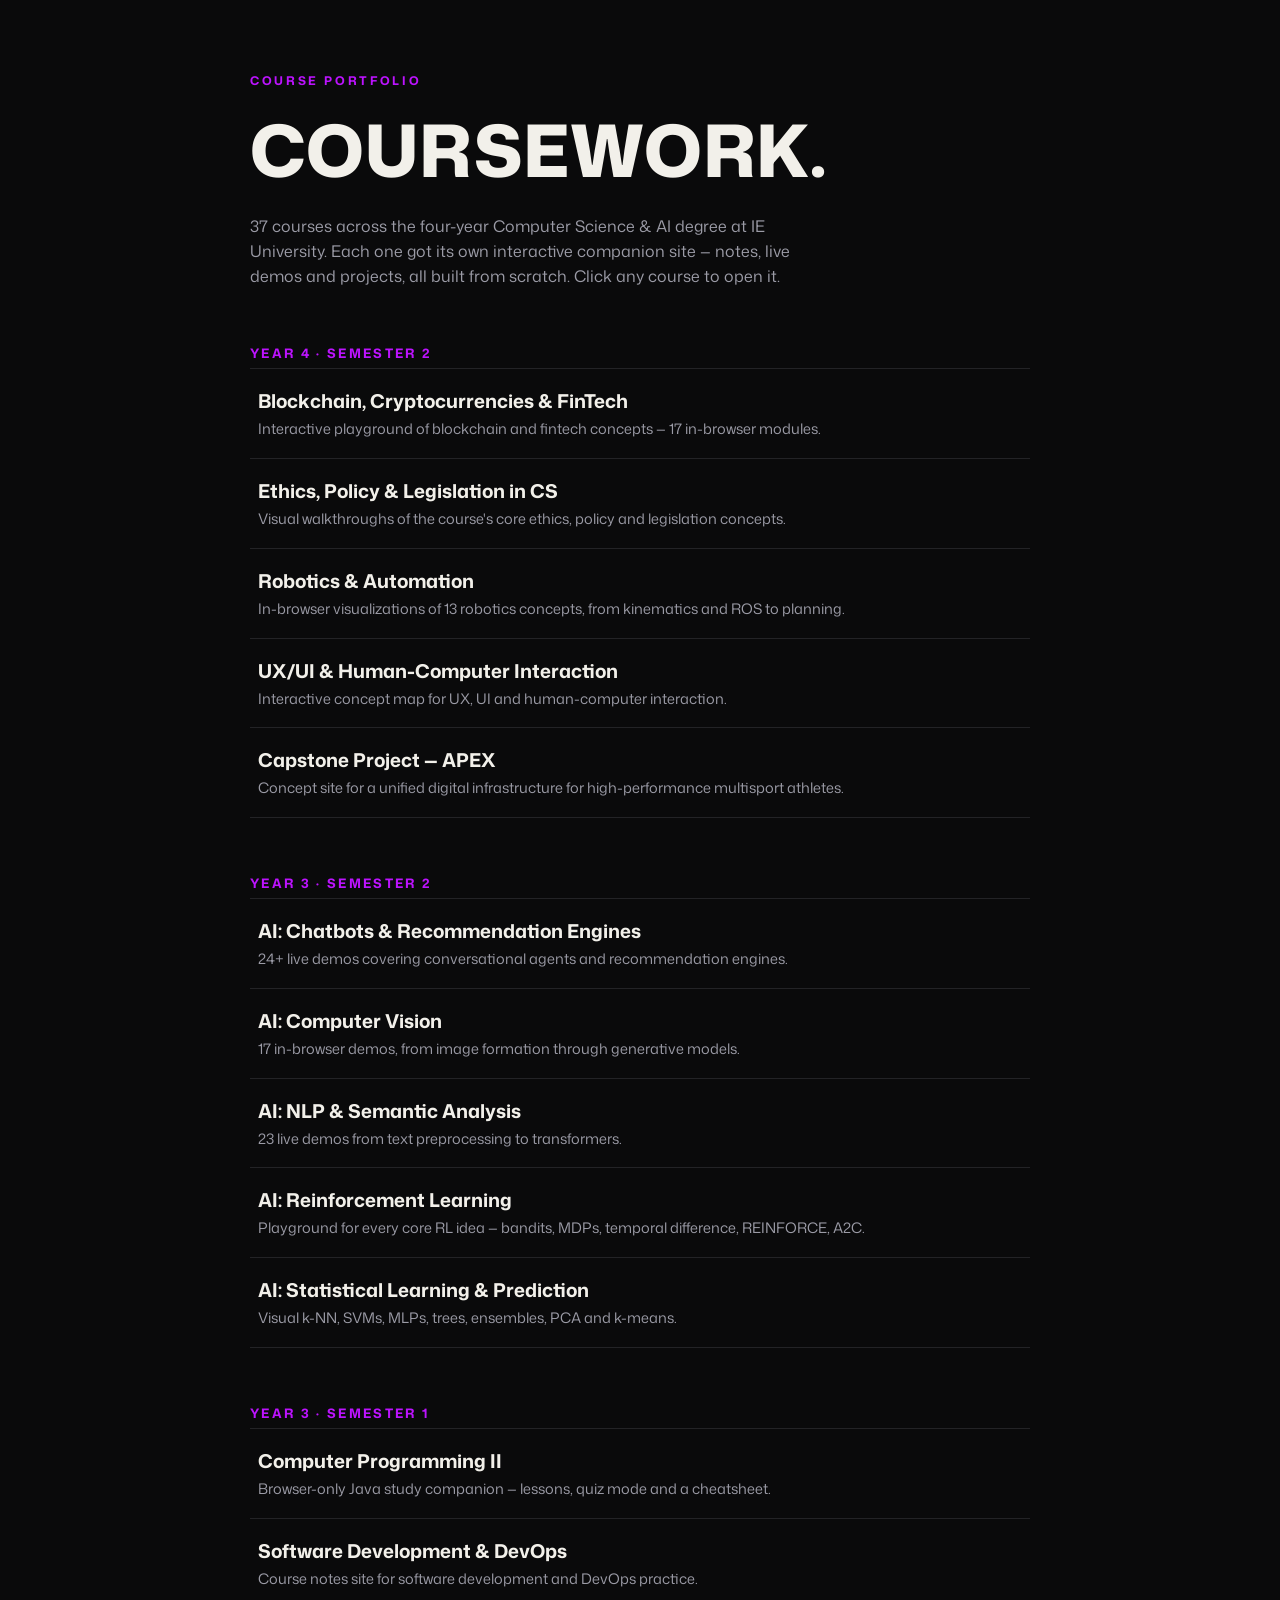
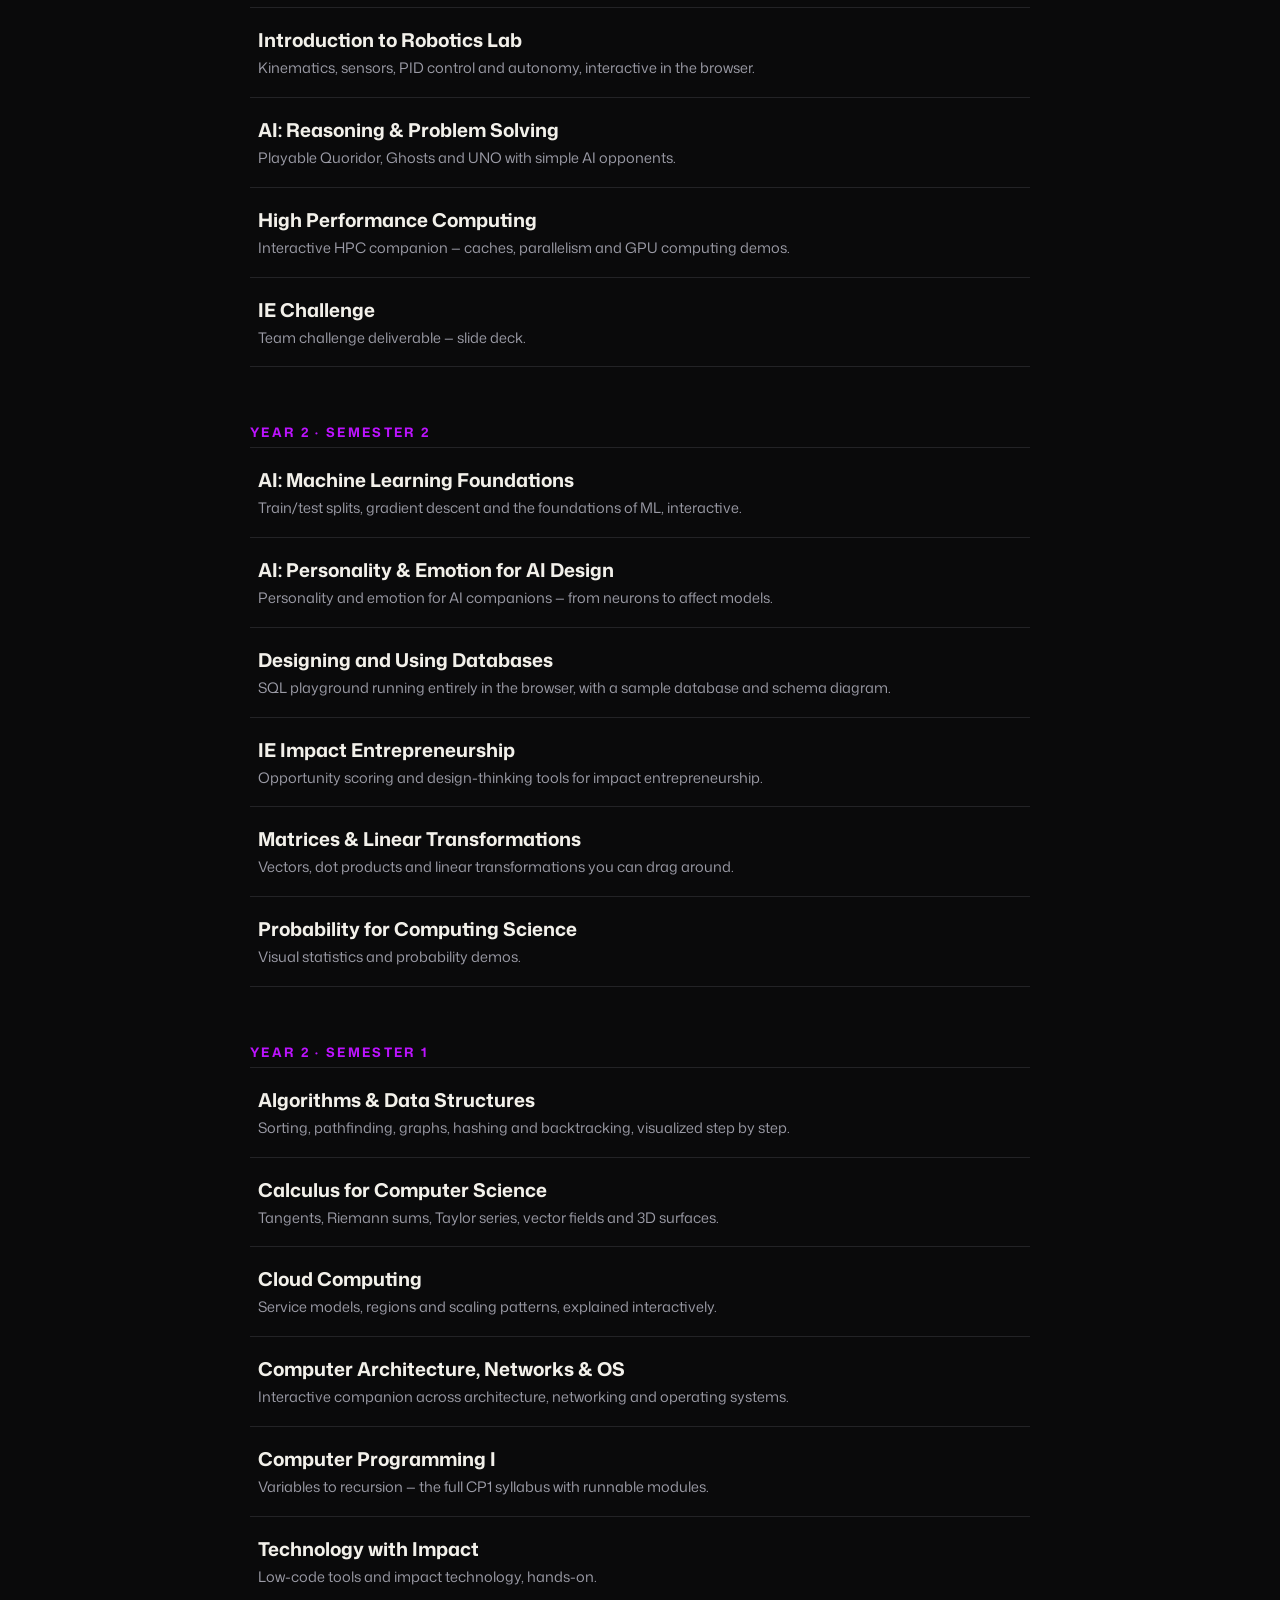
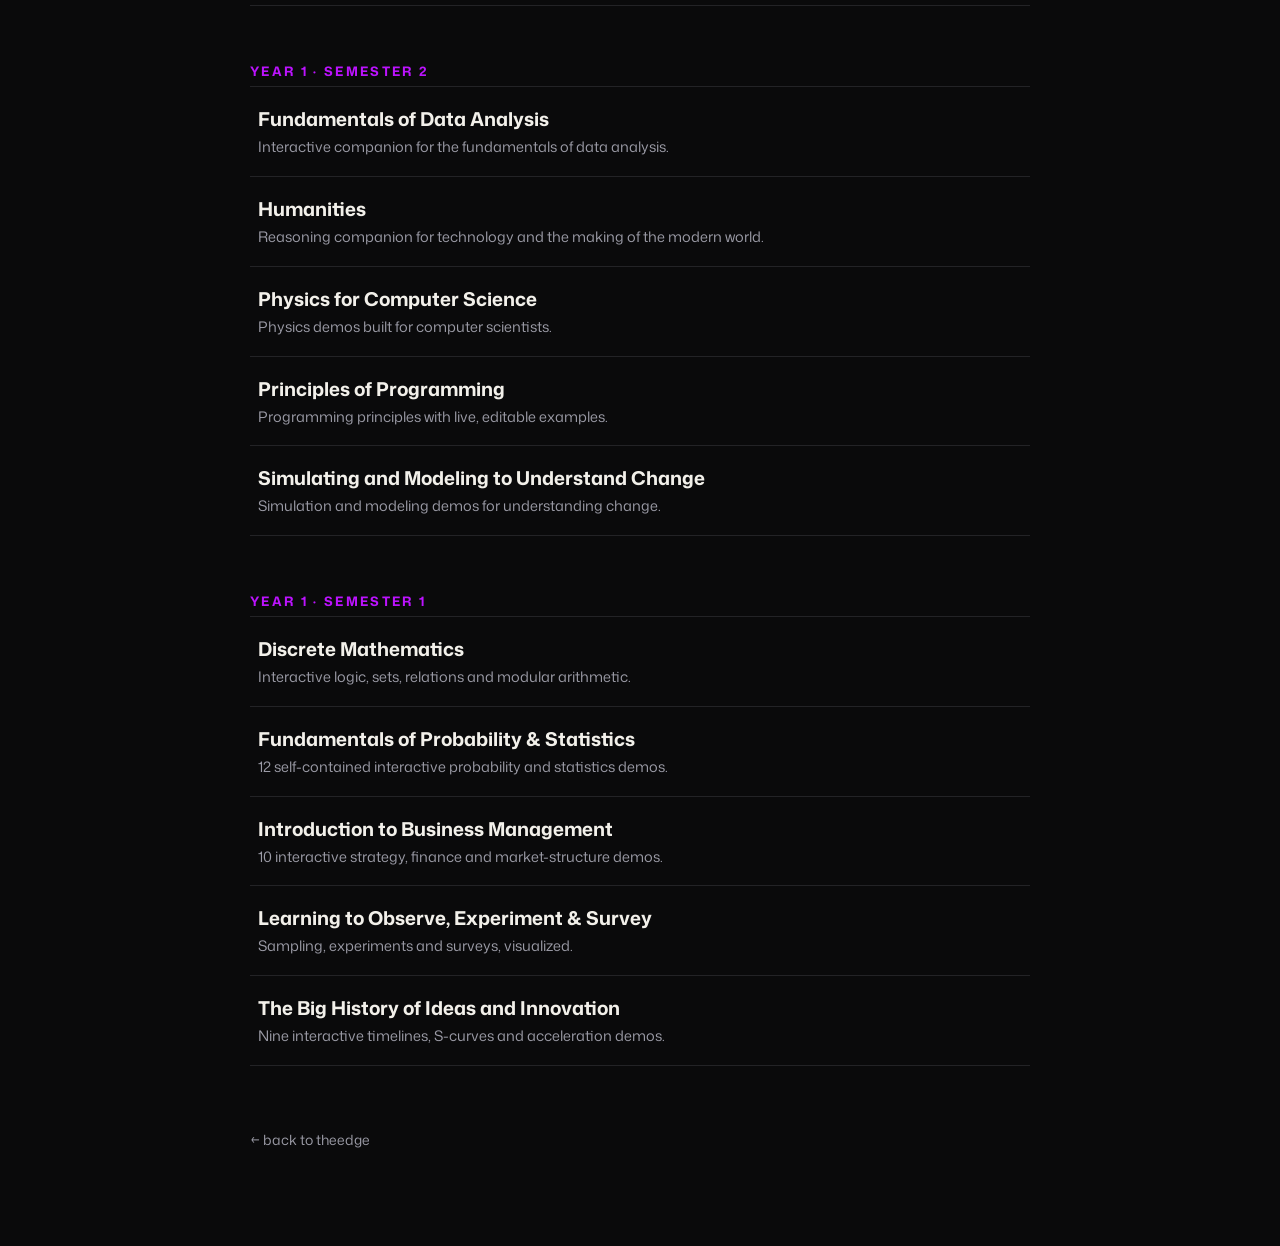
<file: coursework/index.html>
<!doctype html>
<html lang="en">
<head>
<meta charset="utf-8">
<meta name="viewport" content="width=device-width, initial-scale=1">
<title>Coursework — Andrea Isabel Montaña</title>
<meta name="description" content="37 courses across the BCSAI degree at IE University — one interactive companion site per course.">
<style>
  @font-face {
    font-family: 'Mona Sans';
    src: url('../assets/cdn.prod.website-files.com/67b5a02dc5d338960b17a7e9/67bc6274c5b4108b123aa4d5_MonaSans-VariableFont_wdth,wght.woff2') format('woff2');
    font-weight: 200 900;
    font-display: swap;
  }
  :root {
    --bg: #0a0a0b;
    --ink: #f2f0ea;
    --dim: #9b9ba6;
    --accent: #bc13fe;
    --line: #232326;
  }
  * { box-sizing: border-box; margin: 0; }
  body {
    background: var(--bg);
    color: var(--ink);
    font-family: 'Mona Sans', ui-sans-serif, system-ui, sans-serif;
    -webkit-font-smoothing: antialiased;
    padding: 0 24px;
  }
  .wrap { max-width: 780px; margin: 0 auto; padding: 72px 0 96px; }
  .eyebrow {
    color: var(--accent);
    font-size: 12px;
    font-weight: 700;
    letter-spacing: .22em;
    text-transform: uppercase;
  }
  h1 {
    font-size: clamp(42px, 8vw, 72px);
    font-weight: 800;
    text-transform: uppercase;
    letter-spacing: .01em;
    margin: 10px 0 14px;
  }
  .intro { color: var(--dim); font-size: 16px; line-height: 1.55; max-width: 56ch; }
  .term {
    margin-top: 56px;
    padding-bottom: 6px;
    border-bottom: 1px solid var(--line);
    color: var(--accent);
    font-size: 13px;
    font-weight: 700;
    letter-spacing: .18em;
    text-transform: uppercase;
  }
  a.course {
    display: block;
    padding: 18px 8px;
    border-bottom: 1px solid var(--line);
    text-decoration: none;
    color: inherit;
  }
  a.course:hover .name, a.course:focus-visible .name { color: var(--accent); }
  a.course:hover { background: #101013; }
  .name { font-size: 19px; font-weight: 700; transition: color .15s ease; }
  .desc { color: var(--dim); font-size: 14.5px; line-height: 1.5; margin-top: 4px; }
  .back {
    display: inline-block;
    margin-top: 64px;
    color: var(--dim);
    font-size: 14px;
    text-decoration: none;
  }
  .back:hover { color: var(--accent); }
</style>
</head>
<body>
<main class="wrap">
  <p class="eyebrow">Course portfolio</p>
  <h1>Coursework.</h1>
  <p class="intro">37 courses across the four-year Computer Science &amp; AI degree at IE University. Each one got its own interactive companion site — notes, live demos and projects, all built from scratch. Click any course to open it.</p>

  <h2 class="term">Year 4 · Semester 2</h2>
  <a class="course" href="https://andreaisabelmontana.github.io/blockchain-playground/" target="_blank" rel="noopener"><span class="name">Blockchain, Cryptocurrencies &amp; FinTech</span><p class="desc">Interactive playground of blockchain and fintech concepts — 17 in-browser modules.</p></a>
  <a class="course" href="https://andreaisabelmontana.github.io/cs-ethics/" target="_blank" rel="noopener"><span class="name">Ethics, Policy &amp; Legislation in CS</span><p class="desc">Visual walkthroughs of the course's core ethics, policy and legislation concepts.</p></a>
  <a class="course" href="https://andreaisabelmontana.github.io/Robotics-Automation/" target="_blank" rel="noopener"><span class="name">Robotics &amp; Automation</span><p class="desc">In-browser visualizations of 13 robotics concepts, from kinematics and ROS to planning.</p></a>
  <a class="course" href="https://andreaisabelmontana.github.io/uxui-hci-interactive/" target="_blank" rel="noopener"><span class="name">UX/UI &amp; Human-Computer Interaction</span><p class="desc">Interactive concept map for UX, UI and human-computer interaction.</p></a>
  <a class="course" href="https://andreaisabelmontana.github.io/apex-athlete/" target="_blank" rel="noopener"><span class="name">Capstone Project — APEX</span><p class="desc">Concept site for a unified digital infrastructure for high-performance multisport athletes.</p></a>

  <h2 class="term">Year 3 · Semester 2</h2>
  <a class="course" href="https://andreaisabelmontana.github.io/chatbots-recsys-lab/" target="_blank" rel="noopener"><span class="name">AI: Chatbots &amp; Recommendation Engines</span><p class="desc">24+ live demos covering conversational agents and recommendation engines.</p></a>
  <a class="course" href="https://andreaisabelmontana.github.io/cs-vision/" target="_blank" rel="noopener"><span class="name">AI: Computer Vision</span><p class="desc">17 in-browser demos, from image formation through generative models.</p></a>
  <a class="course" href="https://andreaisabelmontana.github.io/nlp-lab/" target="_blank" rel="noopener"><span class="name">AI: NLP &amp; Semantic Analysis</span><p class="desc">23 live demos from text preprocessing to transformers.</p></a>
  <a class="course" href="https://andreaisabelmontana.github.io/reinforce-interactive/" target="_blank" rel="noopener"><span class="name">AI: Reinforcement Learning</span><p class="desc">Playground for every core RL idea — bandits, MDPs, temporal difference, REINFORCE, A2C.</p></a>
  <a class="course" href="https://andreaisabelmontana.github.io/stat-learning/" target="_blank" rel="noopener"><span class="name">AI: Statistical Learning &amp; Prediction</span><p class="desc">Visual k-NN, SVMs, MLPs, trees, ensembles, PCA and k-means.</p></a>

  <h2 class="term">Year 3 · Semester 1</h2>
  <a class="course" href="https://andreaisabelmontana.github.io/java-study/" target="_blank" rel="noopener"><span class="name">Computer Programming II</span><p class="desc">Browser-only Java study companion — lessons, quiz mode and a cheatsheet.</p></a>
  <a class="course" href="https://andreaisabelmontana.github.io/sddo-notes/" target="_blank" rel="noopener"><span class="name">Software Development &amp; DevOps</span><p class="desc">Course notes site for software development and DevOps practice.</p></a>
  <a class="course" href="https://andreaisabelmontana.github.io/robotics-lab-interactive/" target="_blank" rel="noopener"><span class="name">Introduction to Robotics Lab</span><p class="desc">Kinematics, sensors, PID control and autonomy, interactive in the browser.</p></a>
  <a class="course" href="https://andreaisabelmontana.github.io/ai-reasoning-games/" target="_blank" rel="noopener"><span class="name">AI: Reasoning &amp; Problem Solving</span><p class="desc">Playable Quoridor, Ghosts and UNO with simple AI opponents.</p></a>
  <a class="course" href="https://andreaisabelmontana.github.io/hpc-lab/" target="_blank" rel="noopener"><span class="name">High Performance Computing</span><p class="desc">Interactive HPC companion — caches, parallelism and GPU computing demos.</p></a>
  <a class="course" href="https://canva.link/hah28m2jrnhfj42" target="_blank" rel="noopener"><span class="name">IE Challenge</span><p class="desc">Team challenge deliverable — slide deck.</p></a>

  <h2 class="term">Year 2 · Semester 2</h2>
  <a class="course" href="https://andreaisabelmontana.github.io/ml-lab/" target="_blank" rel="noopener"><span class="name">AI: Machine Learning Foundations</span><p class="desc">Train/test splits, gradient descent and the foundations of ML, interactive.</p></a>
  <a class="course" href="https://andreaisabelmontana.github.io/affect-lab/" target="_blank" rel="noopener"><span class="name">AI: Personality &amp; Emotion for AI Design</span><p class="desc">Personality and emotion for AI companions — from neurons to affect models.</p></a>
  <a class="course" href="https://andreaisabelmontana.github.io/sql-lab/" target="_blank" rel="noopener"><span class="name">Designing and Using Databases</span><p class="desc">SQL playground running entirely in the browser, with a sample database and schema diagram.</p></a>
  <a class="course" href="https://andreaisabelmontana.github.io/entrep-lab/" target="_blank" rel="noopener"><span class="name">IE Impact Entrepreneurship</span><p class="desc">Opportunity scoring and design-thinking tools for impact entrepreneurship.</p></a>
  <a class="course" href="https://andreaisabelmontana.github.io/linalg-lab/" target="_blank" rel="noopener"><span class="name">Matrices &amp; Linear Transformations</span><p class="desc">Vectors, dot products and linear transformations you can drag around.</p></a>
  <a class="course" href="https://andreaisabelmontana.github.io/stats-lab/" target="_blank" rel="noopener"><span class="name">Probability for Computing Science</span><p class="desc">Visual statistics and probability demos.</p></a>

  <h2 class="term">Year 2 · Semester 1</h2>
  <a class="course" href="https://andreaisabelmontana.github.io/algos-lab/" target="_blank" rel="noopener"><span class="name">Algorithms &amp; Data Structures</span><p class="desc">Sorting, pathfinding, graphs, hashing and backtracking, visualized step by step.</p></a>
  <a class="course" href="https://andreaisabelmontana.github.io/calc-lab/" target="_blank" rel="noopener"><span class="name">Calculus for Computer Science</span><p class="desc">Tangents, Riemann sums, Taylor series, vector fields and 3D surfaces.</p></a>
  <a class="course" href="https://andreaisabelmontana.github.io/cloud-lab/" target="_blank" rel="noopener"><span class="name">Cloud Computing</span><p class="desc">Service models, regions and scaling patterns, explained interactively.</p></a>
  <a class="course" href="https://andreaisabelmontana.github.io/arch-lab/" target="_blank" rel="noopener"><span class="name">Computer Architecture, Networks &amp; OS</span><p class="desc">Interactive companion across architecture, networking and operating systems.</p></a>
  <a class="course" href="https://andreaisabelmontana.github.io/cp1-lab/" target="_blank" rel="noopener"><span class="name">Computer Programming I</span><p class="desc">Variables to recursion — the full CP1 syllabus with runnable modules.</p></a>
  <a class="course" href="https://andreaisabelmontana.github.io/tech-lab/" target="_blank" rel="noopener"><span class="name">Technology with Impact</span><p class="desc">Low-code tools and impact technology, hands-on.</p></a>

  <h2 class="term">Year 1 · Semester 2</h2>
  <a class="course" href="https://andreaisabelmontana.github.io/data-analysis-lab/" target="_blank" rel="noopener"><span class="name">Fundamentals of Data Analysis</span><p class="desc">Interactive companion for the fundamentals of data analysis.</p></a>
  <a class="course" href="https://andreaisabelmontana.github.io/humanities-lab/" target="_blank" rel="noopener"><span class="name">Humanities</span><p class="desc">Reasoning companion for technology and the making of the modern world.</p></a>
  <a class="course" href="https://andreaisabelmontana.github.io/physics-cs-lab/" target="_blank" rel="noopener"><span class="name">Physics for Computer Science</span><p class="desc">Physics demos built for computer scientists.</p></a>
  <a class="course" href="https://andreaisabelmontana.github.io/programming-principles-lab/" target="_blank" rel="noopener"><span class="name">Principles of Programming</span><p class="desc">Programming principles with live, editable examples.</p></a>
  <a class="course" href="https://andreaisabelmontana.github.io/modeling-lab/" target="_blank" rel="noopener"><span class="name">Simulating and Modeling to Understand Change</span><p class="desc">Simulation and modeling demos for understanding change.</p></a>

  <h2 class="term">Year 1 · Semester 1</h2>
  <a class="course" href="https://andreaisabelmontana.github.io/discrete-math-lab/" target="_blank" rel="noopener"><span class="name">Discrete Mathematics</span><p class="desc">Interactive logic, sets, relations and modular arithmetic.</p></a>
  <a class="course" href="https://andreaisabelmontana.github.io/prob-stats-lab/" target="_blank" rel="noopener"><span class="name">Fundamentals of Probability &amp; Statistics</span><p class="desc">12 self-contained interactive probability and statistics demos.</p></a>
  <a class="course" href="https://andreaisabelmontana.github.io/business-lab/" target="_blank" rel="noopener"><span class="name">Introduction to Business Management</span><p class="desc">10 interactive strategy, finance and market-structure demos.</p></a>
  <a class="course" href="https://andreaisabelmontana.github.io/research-methods-lab/" target="_blank" rel="noopener"><span class="name">Learning to Observe, Experiment &amp; Survey</span><p class="desc">Sampling, experiments and surveys, visualized.</p></a>
  <a class="course" href="https://andreaisabelmontana.github.io/big-history-lab/" target="_blank" rel="noopener"><span class="name">The Big History of Ideas and Innovation</span><p class="desc">Nine interactive timelines, S-curves and acceleration demos.</p></a>

  <a class="back" href="../">&larr; back to theedge</a>
</main>
<link rel="stylesheet" href="../ui/ui.css?v=20260911k"/><script src="../ui/i18n.js?v=20260911k" defer></script></body>
</html>
</file>
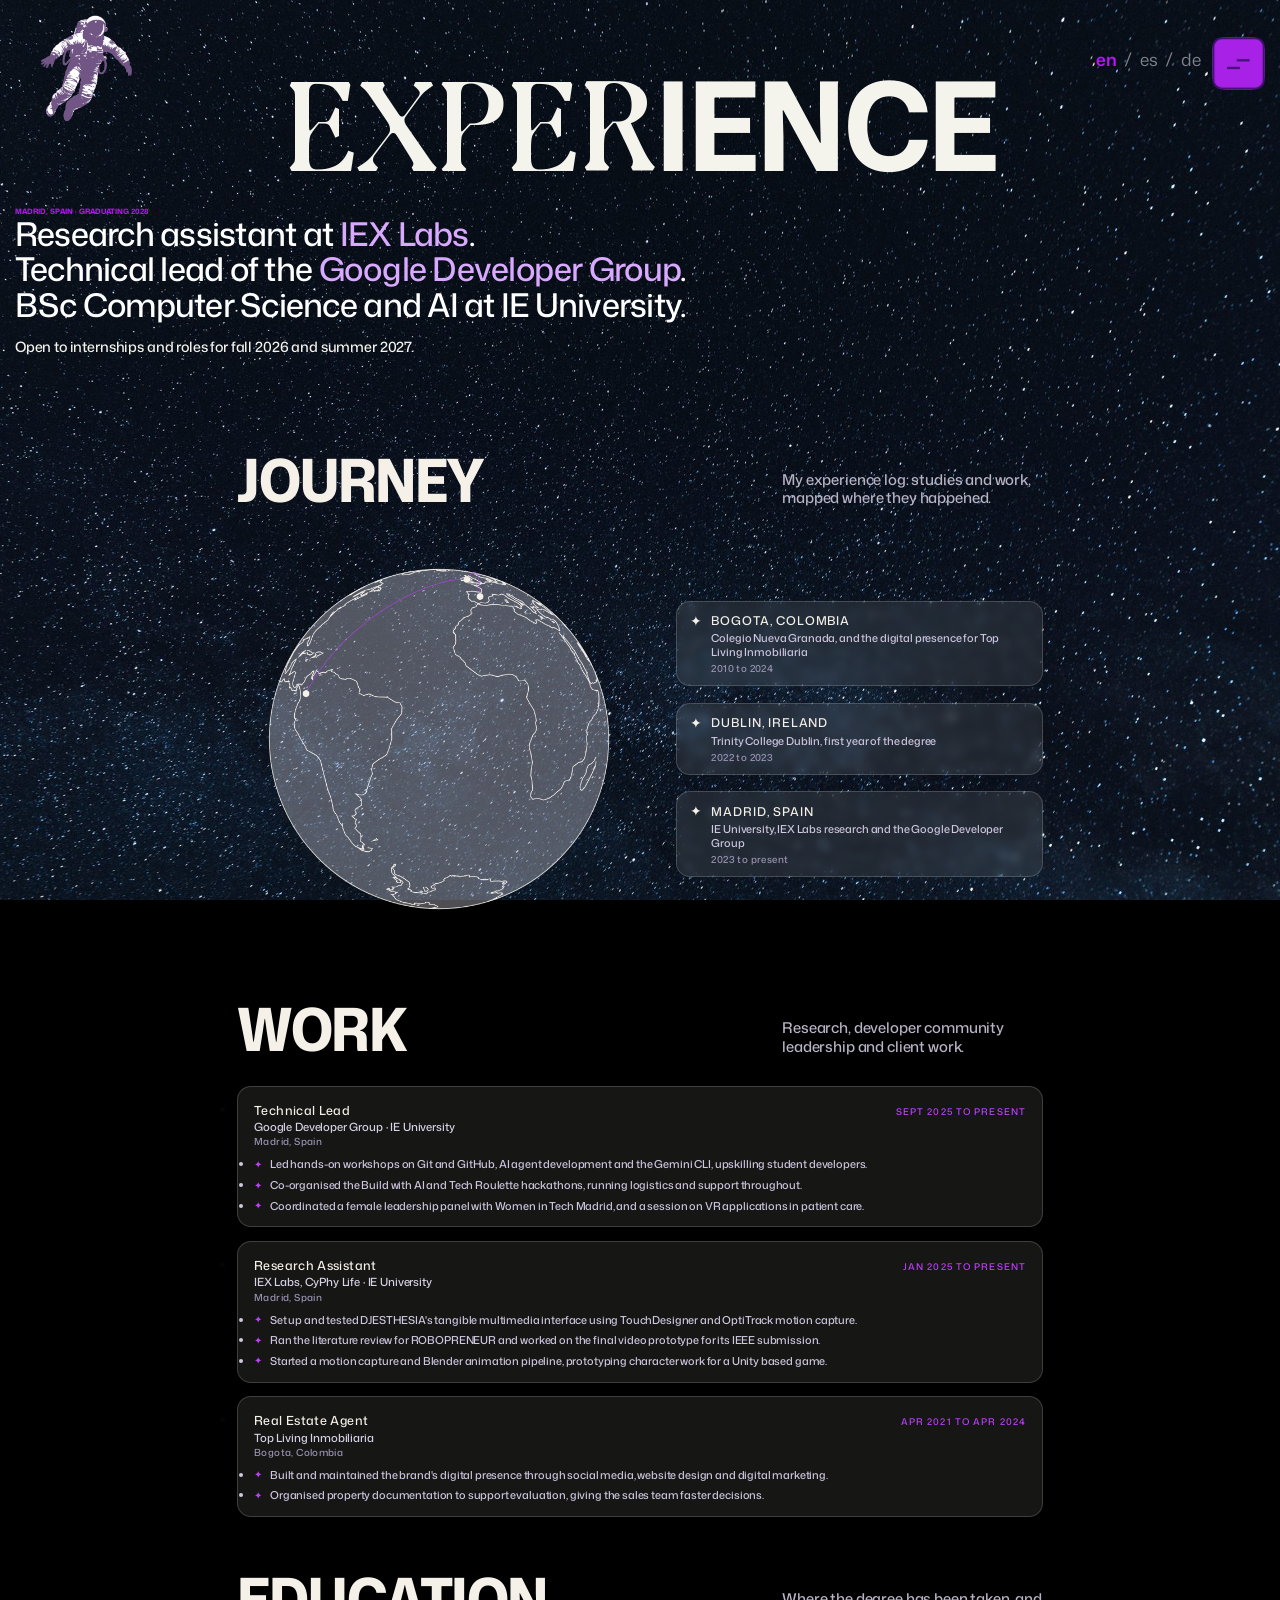
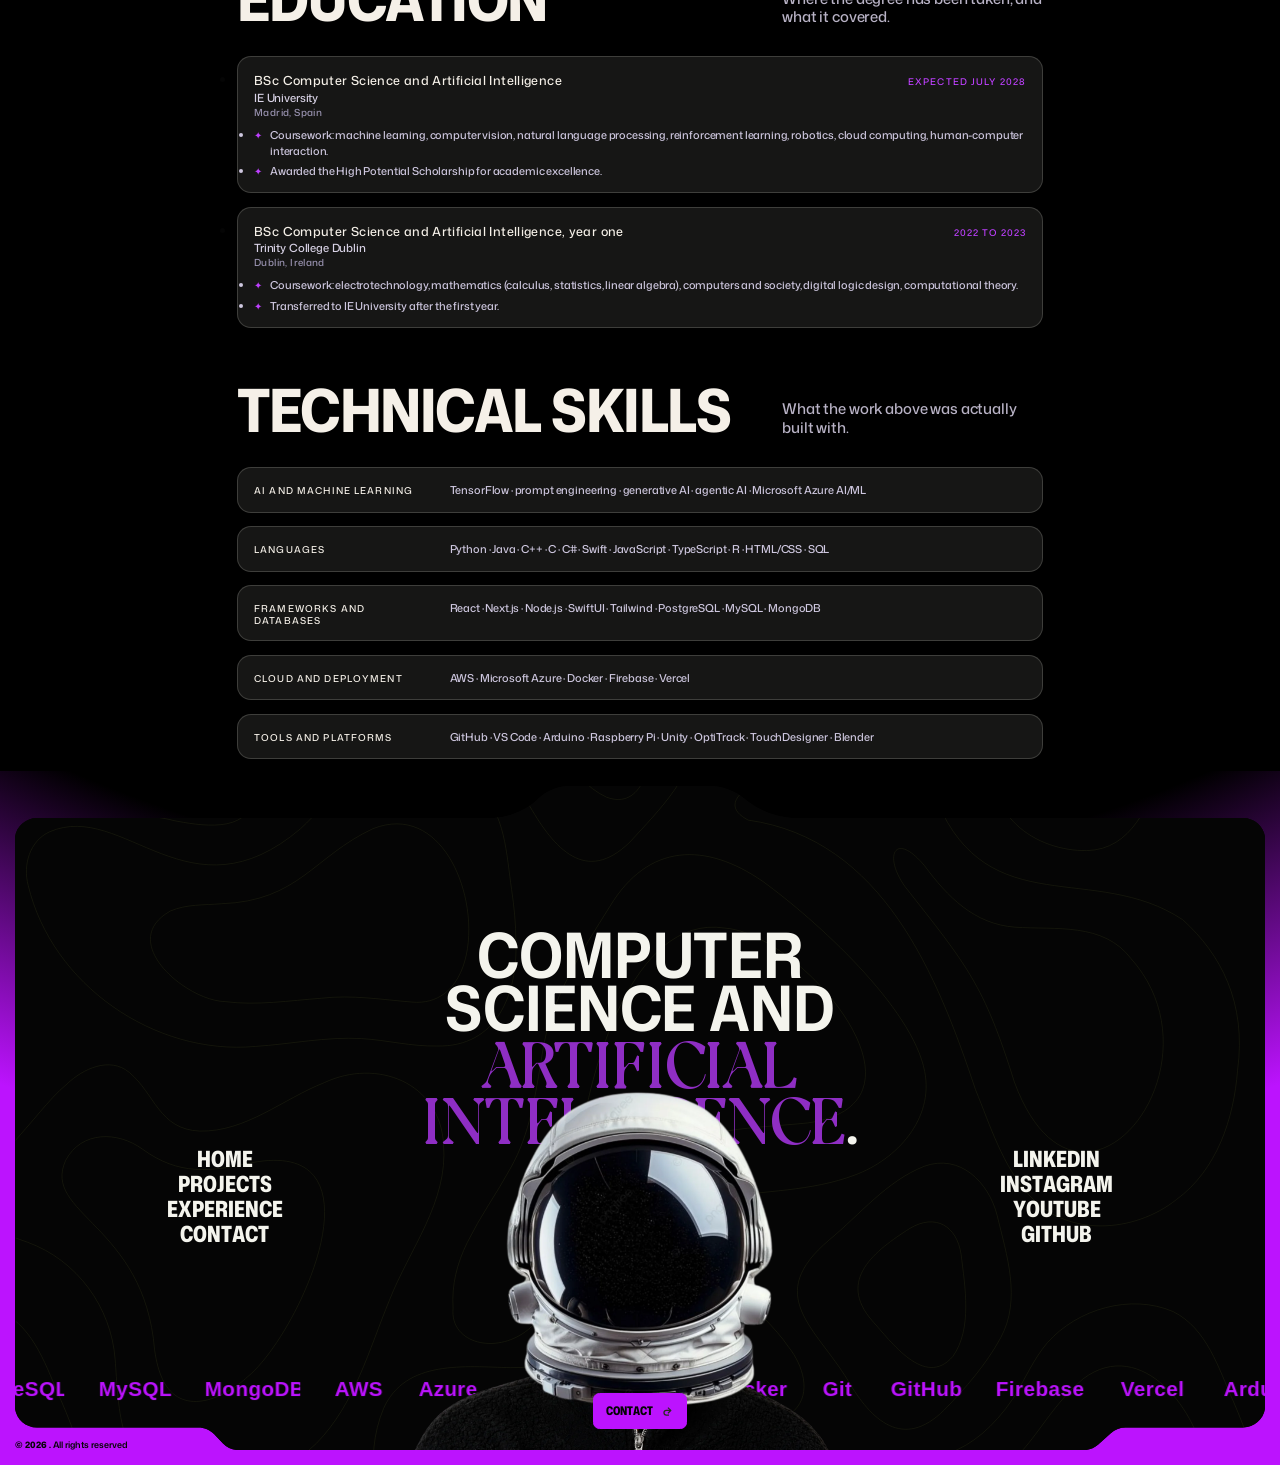
<file: off-track/index.html>
<!DOCTYPE html><!-- Last Published: Wed May 06 2026 14:43:07 GMT+0000 (Coordinated Universal Time) --><html data-wf-domain=".com" data-wf-page="67dbeedbc68bf82c4bd20f1f" data-wf-site="67b5a02dc5d338960b17a7e9" lang="en"><head><script>window.__SITE_ROOT=(function(){var p=location.pathname,m=p.match(/^(.*?)\/(?:calendar|contact|online|on-track|off-track|legal)(?:\/|$)/);return m?m[1]:p.replace(/\/(?:index\.html)?$/,'');})();</script><meta name="robots" content="noindex"/><meta charset="utf-8"/><link href="https://cdn.prod.website-files.com" rel="preconnect"/><title>TO THE EDGE</title><meta content="Away from the screen: exercise, outdoor sports, travelling and campus life — the offline side of TO THE EDGE." name="description"/><meta content="OFFLINE – TO THE EDGE" property="og:title"/><meta content="Away from the screen: exercise, outdoor sports, travelling and campus life — the offline side of TO THE EDGE." property="og:description"/><meta content="" property="og:image"/><meta content="OFFLINE – TO THE EDGE" name="twitter:title"/><meta content="Away from the screen: exercise, outdoor sports, travelling and campus life — the offline side of TO THE EDGE." name="twitter:description"/><meta content="" name="twitter:image"/><meta property="og:type" content="website"/><meta content="summary_large_image" name="twitter:card"/><meta content="width=device-width, initial-scale=1" name="viewport"/><link href="../assets/cdn.prod.website-files.com/67b5a02dc5d338960b17a7e9/css/site.shared.043b62fef.css" rel="stylesheet" type="text/css"/><script type="text/javascript">!function(o,c){var n=c.documentElement,t=" w-mod-";n.className+=t+"js",("ontouchstart"in o||o.DocumentTouch&&c instanceof DocumentTouch)&&(n.className+=t+"touch")}(window,document);</script><link href="../assets/cdn.prod.website-files.com/67b5a02dc5d338960b17a7e9/67b5a0969616f526f020ec0e_edge-favicon.png" rel="shortcut icon" type="image/x-icon"/><link href="../assets/cdn.prod.website-files.com/67b5a02dc5d338960b17a7e9/67b5a098cbef46b41e40dfd2_edge-webclip.png" rel="apple-touch-icon"/><script>(function(w,i,g){w[g]=w[g]||[];if(typeof w[g].push=='function')w[g].push.apply(w[g],Array.isArray(i)?i:[i]);})(window,['G-P8L2KTXDN0'],'google_tags_first_party');</script><script type="text/javascript">window.dataLayer = window.dataLayer || [];function gtag(){dataLayer.push(arguments);}gtag('set', 'developer_id.dZGVlNj', true);gtag('set', 'developer_id.dYWYxNW', true);gtag('js', new Date());gtag('config', 'G-P8L2KTXDN0');</script><meta name="viewport" content="width=device-width,initial-scale=1,minimum-scale=1,maximum-scale=5">

<!-- pre's -->
<link rel="preconnect" href="https://cdn.prod.website-files.com" crossorigin>

<link rel="dns-prefetch" href="https://cdn.prod.website-files.com">

<link
      rel="preload"
      href="../assets/cdn.prod.website-files.com/67b5a02dc5d338960b17a7e9/67bc6274c5b4108b123aa4d5_MonaSans-VariableFont_wdth,wght.woff2"
      as="font"
      type="font/woff2"
      crossorigin>

<!--
<link rel="preload"
      href="../assets/cdn.prod.website-files.com/67b5a02dc5d338960b17a7e9/css/site.shared.4f53262f0.css"
      as="style"
      onload="this.rel='stylesheet'">
-->

 
<!-- Production (No Gold 
--> 
<!-- Gold --> 

<script defer src="../assets/runtime/dev-js/site-gl.js"></script>
<!---------------------------------------------------------------->


<!--


<script
  defer
  src="http://localhost:6645/app.js"
></script>
-->
<!---------------------------------------------------------------->

<!--
<script async type="text/javascript" src="https://static.klaviyo.com/onsite/js/klaviyo.js?company_id=XWvzdS"></script>
-->


<!--
<script type="text/javascript">
var _iub = _iub || [];
_iub.csConfiguration = {"lang":"en","preferenceCookie":{"expireAfter":180},"siteId":2095750,"cookiePolicyId":76795150, "banner":{ "acceptButtonCaptionColor":"#101400","acceptButtonColor":"#d2ff00","acceptButtonDisplay":true,"backgroundColor":"#101400","closeButtonRejects":true,"customizeButtonCaptionColor":"white","customizeButtonColor":"#101400","customizeButtonDisplay":true,"position":"float-top-center","textColor":"white" }};
</script>
<script type="text/javascript" src="//cs.iubenda.com/sync/2095750.js"></script>
<script type="text/javascript" src="//cdn.iubenda.com/cs/iubenda_cs.js" charset="UTF-8" async></script>
-->

<style>  
  .w-webflow-badge { display: none !important; }
  .transition-w {	display: flex; }
</style><link href="../custom/custom.css?v=20260911k" rel="stylesheet"/></head><body data-edit="true"><div class="css-main"><div class="css-root w-embed"><style>

  :root {
    /* Other variables */
    --cubic-default: cubic-bezier(0.65, 0.05, 0, 1);
    --duration-default: 0.75s;
    --animation-default: var(--duration-default) var(--cubic-default);
    --section-padding: calc(3.5rem + (var(--gap) * 2));
    --container-padding: 2rem;
    --nav-height: calc(3.75rem (var(--gap) * 2));
  }

  :root {
    /* SCALING */
    --min-width: 992px;      /* Width where scaling starts */
    --max-width: 1920px;     /* Width where scaling stops */
    --design-width: 1728;    /* Your design's reference width */
    --design-unit: 16;			 /* body font-size in design - no px */
    --scale-factor: 1;       /* Global scale adjustment (1 = 100%) */

    /* Scaling calculations */
    --fluid-container: clamp(var(--min-width), 100vw, var(--max-width));
    --fluid-font: calc(var(--fluid-container) / var(--design-width) * var(--design-unit) * var(--scale-factor));
  }

  /* Tablet */
  @media screen and (max-width: 991px) {
    :root {
      --min-width: 768px;    
      --max-width: 991px;    
      --design-width: 1728;  
      --design-unit: 20;
    }
  }

  /* Mobile Landscape */
  @media screen and (max-width: 767px) {
    :root {
      --min-width: 480px;    
      --max-width: 767px;
    }
  }

  /* Mobile Portrait */
  @media screen and (max-width: 479px) {
    :root {
      --min-width: 320px;    
      --max-width: 479px;
      --design-unit: 48;
    }
  }

  html {
    font-size: var(--fluid-font);
    scroll-behavior: initial;
  }

  body {
    min-height: 0vw;
  }

  * {
    -webkit-font-smoothing: antialiased;
    -moz-osx-font-smoothing: grayscale;
    -webkit-box-sizing: border-box;
    -moz-box-sizing: border-box;
    box-sizing: border-box;
    margin: 0;
    padding: 0;
  }

  *:before,
  *:after {
    -webkit-box-sizing: inherit;
    -moz-box-sizing: inherit;
    box-sizing: inherit;
  }

  [data-theme="dark"] {
    background-color: var(--color--dark-green);
    color: var(--color--white) ;
  }

  [data-theme="light"] .nav {
    color: var(--color--black);
  }

  [data-theme="light"] .nav-brand path,
  [data-theme="light"] .nav-edge-svg path {
    fill: currentColor;
  }





</style></div><div class="css-utils w-embed"><style>

  a {
    color: inherit;
  }

  /* Selection */
  ::selection {
    background-color: var(--color--lime);
    color: var(--color--black);
    text-shadow: none;
  }

  ::-moz-selection {
    background-color: var(--color--lime);
    color: var(--color--black);
    text-shadow: none;
  }

  /* Dark theme selection */
  [data-theme="lime"] *::selection {
    background-color: var(--color--black);
    color: var(--color--lime);
    text-shadow: none;
  }
  [data-theme="lime"] *::-moz-selection {
    background-color: var(--color--black);
    color: var(--color--lime);
    text-shadow: none;
  }

  img::selection,
  svg::selection {
    background: transparent;
  }


  .display-none,
  [display-none] {
    display: none !important;
  }

  .visibility-hidden,
  [visibility-hidden] {
    visibility: hidden;
  }

  :where(svg) {
    height: 100%;
    width: 100%; 
    max-width: none;
    box-sizing: border-box;
    vertical-align: middle;
  }

  :where(:focus-visible) {
    outline: 2px solid var(--color--lime);
    outline-offset: 2px;
  }

  :where(button) {
    background-color: transparent;
  }

  :where(
  [screen-reader]:not(:focus, :active, :focus-within), 
  .screen-reader:not(:focus, :active, :focus-within)) {
    clip-path: inset(50%) !important;
    height: 1px !important;
    width: 1px !important;
    overflow: hidden !important;
    position: absolute !important;
    white-space: nowrap !important;
    border: 0 !important;
  }

  .w-lightbox-close {
    right: 5em;
    height: 5em;
    outline: transparent;
  }

  /* --------------------------------------- hide scrollbar */

  body ::-webkit-scrollbar,
  body::-webkit-scrollbar {display: none;} /* Chrome, Safari, Opera */
  body {-ms-overflow-style: none;} /* IE & Edge */
  html {scrollbar-width: none;} /* Firefox */


  /* --------------------------------------- pointer events */
  [pointer-none] {
    pointer-events: none;
    user-select: none;
  }
  [pointer-auto] {
    pointer-events: auto;
  }

  /* --------------------------------------- clip */
  [overflow-clip="x"] {
    overflow-x: clip;
  }
  [overflow-clip="y"] {
    overflow-y: clip;
  }

  /* --------------------------------------- text */

  p,
  .text-small,
  .text-regular,
  .text-medium,
  .text-large,
  .text-xlarge {
    text-wrap: pretty /* ensures nice wrapping */
  }

  /* --------------------------------------- forms */

  textarea {
    resize: vertical;
  }

  *[tabindex]:focus-visible,
  input[type="file"]:focus-visible {
    outline: 0.1em solid var(--color--primary);
    outline-offset: 0.1em;
  }


  /* --------------------------------------- rich text */

  .rich-text p, .rich-text ol, .rich-text li { 
    /* line heights in rtf */
    line-height: 1.6;
  }
  .rich-text strong {  
    /* bolds in rtf */
  }
  .rich-text .w-embed {
    /* embed spacing in rtf */
  }
  .rich-text a {
    text-decoration: none;
  }
  .rich-text a:hover {
    text-decoration: underline;
  }

  /* --------------------------------------- video */

  [data-video-stream] {
    position: absolute;
    top: 0;
    left: 0;
    width: 100%;
    height: 100%;
    overflow: hidden;
    background-color: #000;
  }

  [data-video-stream-wrap] .iframe-wrapper {
    position: absolute;
    top: 50%;
    left: 50%;
    transform: translate(-50%, -50%);
    width: 100%;
    height: 100%;
  }

  [data-video-stream] iframe {
    position: absolute;
    top: 0;
    left: 0;
    width: 100%;
    height: 100%;
    border: none;
  }


</style></div><div class="css-split-type w-embed"><style>
  [split-text]:not[data-oval-scroll] .line {
    position: relative;
    clip-path: polygon(0 -2%, 0 94%, 100% 94%, 100% -2%);
    white-space: nowrap;
  }

  .btn-text {
    --text-offset: var(--text--btn-primary);
  }
  .btn-text.is-footer  {
    --text-offset: var(--text--btn-footer);
  }
  .btn-text.is-nav  {
    --text-offset: var(--text--btn-nav);
  }

  [split-text].btn-text {
    text-shadow: 0px var(--text-offset) currentColor
  }

  [data-anim-high] .line {
    width: auto !important;
    display: inline-block !important;
  }

  .text-eyebrow.flex .line {
    display: flex !important;
  }

  [split-text] .char {
    display: inline-block;
  }

  /*****
  *************************** IMPACT TEXT
  *****/

  .impact-content-w.is-home .text-impact-lg-mona strong {
    color: var(--color--lime-off);
    font-family: Brier;
    font-size: 8.25rem;
    line-height: 83%;
    letter-spacing: -0.1875rem;
  }

  .impact-content-w.on-track .text-impact-lg-mona strong {
    color: var(--color--grey-on-track);
    font-family: Brier;
    font-size: 8.25rem;
    line-height: 83%;
    letter-spacing: -0.1875rem;
  }

  .impact-content-w.off-track .text-impact-lg-mona strong {
    color: var(--color--green-off-white-2);
    font-family: Brier;
    font-size: 8.25rem;
    line-height: 83%;
    letter-spacing: -0.1875rem;
  }


  @media screen and (max-width: 991px) {
    .impact-content-w .text-impact-lg-mona strong {
      font-size: inherit !important;
    }
  }


  [split-text] {
    white-space: pre-line; /* Preserves line breaks */
  }
</style></div><div class="css-lenis w-embed"><style>

  html.lenis,
  html.lenis body{
    height:auto
  }
  .lenis.lenis-smooth [data-lenis-prevent]{
    overscroll-behavior:contain
  }
  .lenis.lenis-stopped{
    overflow:clip
  }
  .lenis.lenis-smooth iframe{
    pointer-events:none
  }

/*
  [data-nav-group] {
    transition: transform var(--animation-default);
  }
  .lenis-top [data-nav-group="brand"] {
    transform: scale(1.2)
  }
  .lenis-top [data-nav-group="btns"] {
    transform: scale(1.2)
  }
*/
</style></div><div class="css-nav w-embed"><style>

  [data-nav-theme] .nav-brand path {
    transition: fill var(--animation-default);
  }

  [data-nav-theme="light"] .nav-brand [nav-brand-path="1"] { 
    fill: var(--color--grey-2);
  }
  [data-nav-theme="light"] .nav-brand [nav-brand-path="2"] { 
    fill: var(--color--grey-1);
  }

  [data-nav-theme="dark"] .nav-brand [nav-brand-path="1"] { 
    fill: var(--color--dark-green);
  }
  [data-nav-theme="dark"] .nav-brand [nav-brand-path="2"] { 
    fill: var(--color--dark-green);
  }

  .nav-middle {
    transition: color var(--animation-default);
  }
  [data-nav-theme="light"] .nav-middle {
    color: var(--color--white);
  }
  [data-nav-theme="dark"] .nav-middle {
    color: var(--color--dark-green);
  }

  .nav-ham {
    transition: 
      border-color var(--animation-default), 
      background-color var(--animation-default);
  }

  [data-nav-theme="dark"] .nav-ham {
    border-color: var(--color--dark-green);
    background-color: transparent;
  }
  [data-nav-theme="light"] .nav-ham {
    border-color: var(--color--white);
  }

  [data-nav-wrap] canvas {
    width: 100%;
    height: 100%;
  }

  .nav-menu-link-current-svg {
    visibility: hidden;
  }
  .nav-menu-link-w.w--current .nav-menu-link-current-svg {
    visibility: visible;
  }

  .footer-layout-clip {
    --mask-url: url('../assets/cdn.prod.website-files.com/67b5a02dc5d338960b17a7e9/67d2dd47cfe84bed1dce9542_footer-mask-desktop.svg');

    /* Apply the image mask using the variable */
    -webkit-mask-image: var(--mask-url);
    mask-image: var(--mask-url);

    /* Additional mask settings */
    -webkit-mask-size: cover;
    mask-size: cover;
    -webkit-mask-repeat: no-repeat;
    mask-repeat: no-repeat;
    -webkit-mask-position: center;
    mask-position: center;
  }

  /* ----- tablet */
  @media only screen and (max-width: 479px) {
    .footer-layout-clip {
      --mask-url: url('../assets/cdn.prod.website-files.com/67b5a02dc5d338960b17a7e9/67e4213817c888515fa4855b_footer-mask-mobile.svg');
    }
  }


  [data-footer-theme="white"] {
    background-color: var(--color--white);
  }

  [data-footer-theme="black"] {
    background-color: var(--color--black);
  }
  [data-footer-theme="black"]  .footer-layout-clip {
    background-color: var(--color--black);
  }

  [data-footer-theme="green"] {
    background-color: var(--color--dark-green);
  }


  .kl-teaser-XpbhAP {
    opacity: 0 !important;
    pointer-events: none !important;
  }

</style></div><div class="css-buttons w-embed"><style>
  [data-btn-rive-rotate="true"] .btn-rive-w {
    transform: rotate(180deg)
  }
  [data-btn-rive-rotate="90"] .btn-rive-w {
    transform: rotate(90deg)
  }

  [data-rive-btn-invert="true"] .btn-icon-w {
    filter: invert(1);
  }


</style></div><div class="css-home w-embed"><style>
  /* --------------------------------------- HELMET SECTION */

  [data-helmet-item] {
    --mask-url: url('../assets/cdn.prod.website-files.com/67b5a02dc5d338960b17a7e9/67e2c781c4c953cd9e74eda5_2-helm-mask-fill.svg');

    /* Apply the image mask using the variable */
    -webkit-mask-image: var(--mask-url);
    mask-image: var(--mask-url);

    /* Additional mask settings */
    -webkit-mask-size: cover;
    mask-size: cover;
    -webkit-mask-repeat: no-repeat;
    mask-repeat: no-repeat;
    -webkit-mask-position: center;
    mask-position: center;
  }
  @media only screen and (max-width: 479px) {
    [data-helmet-item] {
      --mask-url: url('../assets/cdn.prod.website-files.com/67b5a02dc5d338960b17a7e9/67eea130c0f25ef68ac8889e_helm-mob-refactor-lime-fill.svg');
    }
  }

  .home-hero-next-race-w {
    transition: clip-path var(--animation-default);
  }

  .helmet-grid-item-reveal-img {
    transition: 
      clip-path var(--animation-default),
      transform var(--animation-default);
  }

  [data-helmet-item]:hover .helmet-grid-item-reveal-img {
    clip-path: ellipse(100% 120% at 50% 0%);
    transform: scale(1);
  }

  .helmet-grid-item-img-helmet {
    transition: 
      transform var(--animation-default);
  }
  .helmet-grid-item-w:hover .helmet-grid-item-img-helmet {
    transform: scale(1.1);
  }

  .helmet-grid-frame.is-overlay,
  .helmet-grid-extender-img.is-overlay {
    transition: 
      opacity var(--animation-default);
  }

  .helmet-grid-extender-img {
    transition: 
      color var(--animation-default);
  }
  .helmet-grid-item-w:hover .helmet-grid-extender-img {
    color: var(--color--lime);
  }

  .helmet-grid-item-w:hover .helmet-grid-frame.is-overlay,
  .helmet-grid-item-w:hover .helmet-grid-extender-img.is-overlay {
    opacity: 1;
  }

  canvas[data-rive-object],
  canvas[data-rive-primary] {
    width: 100%;
    height: 100%;
  }

  @media (min-width: 1920px) {
    .marquee-offest-w {
      -webkit-mask-image: linear-gradient(
        90deg,
        hsla(0, 0%, 100%, 0),
        white 7.5%,
        white 92.5%,
        hsla(0, 0%, 100%, 0)
      );
      mask-image: linear-gradient(
        90deg,
        hsla(0, 0%, 100%, 0),
        white 7.5%,
        white 92.5%,
        hsla(0, 0%, 100%, 0)
      );
      -webkit-mask-repeat: no-repeat;
      mask-repeat: no-repeat;
      -webkit-mask-size: 100% 100%;
      mask-size: 100% 100%;
    }
  }

  /* CSS Keyframe Animation */
  @keyframes translateXLeft { 
    to {
      transform: translateX(-100%);
    }
  }
  @keyframes translateXRight { 
    to {
      transform: translateX(100%);
    }
  }

  [data-css-marquee-list="left"] {
    animation: translateXLeft 30s linear;
    animation-iteration-count: infinite;
    animation-play-state: paused;
  }
  [data-css-marquee-list="right"] {
    animation: translateXRight 30s linear;
    animation-iteration-count: infinite;
    animation-play-state: paused;
    justify-content: flex-end;
  }

  .c.home-hero {
    min-height: 100vh !important;
  }




</style></div><div class="css-on-track w-embed"><style>
  /* --------------------------------------- HELMET SECTION */

  .on-t-hero-stats-ui-box1-layout {
    --mask-url: url('../assets/cdn.prod.website-files.com/67b5a02dc5d338960b17a7e9/67d86a1dced2fe748052517c_on-t-hero-stats-ui-box1-fill-c.svg');

    /* Apply the image mask using the variable */
    -webkit-mask-image: var(--mask-url);
    mask-image: var(--mask-url);

    /* Additional mask settings */
    -webkit-mask-size: cover;
    mask-size: cover;
    -webkit-mask-repeat: no-repeat;
    mask-repeat: no-repeat;
    -webkit-mask-position: center;
    mask-position: center;
  }

  .calendar-track-mask {
    --mask-url: url('../assets/cdn.prod.website-files.com/67b5a02dc5d338960b17a7e9/67d9a2eb367e13f117c827e5_calendar-track-mask.svg');

    /* Apply the image mask using the variable */
    -webkit-mask-image: var(--mask-url);
    mask-image: var(--mask-url);

    /* Additional mask settings */
    -webkit-mask-size: cover;
    mask-size: cover;
    -webkit-mask-repeat: no-repeat;
    mask-repeat: no-repeat;
    -webkit-mask-position: center;
    mask-position: center;
  }
  @media only screen and (min-width: 992px) {
    .f1-highlight-grid:not(.is-history):hover .f1-highlight-grid-line {
      display: none;
    }
    .f1-highlight-grid:hover .calendar-row-head-line {
      display: none;
    }

    .f1-highlight-grid:not(.is-history):hover .text-on-t-stat-label-sm {
      color: inherit;
    }
    .f1-highlight-grid:not(.is-history):hover .f1-highlight-item-round-w {
      color: var(--color--black);
    }

    .f1-highlight-grid:hover .f1-highlight-round-svg {
      color: var(--color--grey-off-track) !important;
    }
  }
  .calendar-rich-text p {
    font-size: 1rem;
    line-height: 1.3;
    font-weight: 500;
    letter-spacing: -0.0125rem;
  }
  .calendar-rich-text p strong {
    font-size: 1rem;
    line-height: 1.3;
    font-weight: 700;
    letter-spacing: -0.0125rem;
    color: var(--color--lime-off);
  }

  .calendar-dropdown-item.is-open .calendar-dropdown-trigger {
    background: var(--color--lime);
    color: var(--color--black);
  }
  @media only screen and (min-width: 992px) {
    .calendar-dropdown-item:hover .calendar-dropdown-chevron {
      color: var(--color--black);
    }
  }
  .calendar-dropdown-item.is-open .calendar-dropdown-chevron {
    color: var(--color--black);
    transform: rotate(0deg);
  }
  @media only screen and (min-width: 992px) {
    .calendar-dropdown-item.is-open .calendar-dropdown-trigger .image.is-trophy,
    .f1-highlight-grid:not(.is-history):hover .image.is-trophy,
    .f1-highlight-grid.is-highlights:hover .image.is-trophy {
      filter: invert(100%) grayscale(100%);
    }
  }

  .calendar-dropdown-item.is-open .calendar-row-head-line {
    display: none;
  }

  .calendar-track-title-layout .cal-target-wrapper {
    display: flex;
  }


</style></div><div class="css-off-track w-embed"><style>
  /* --------------------------------------- HELMET SECTION */

  [data-mask-case-left] {
    --mask-url: url('../assets/cdn.prod.website-files.com/67b5a02dc5d338960b17a7e9/67dc3bc1e532f9b3f9fa140a_off-track-mask-case-left.svg');

    /* Apply the image mask using the variable */
    -webkit-mask-image: var(--mask-url);
    mask-image: var(--mask-url);

    /* Additional mask settings */
    -webkit-mask-size: cover;
    mask-size: cover;
    -webkit-mask-repeat: no-repeat;
    mask-repeat: no-repeat;
    -webkit-mask-position: center;
    mask-position: center;
  }

  [data-mask-case-right] {
    --mask-url: url('../assets/cdn.prod.website-files.com/67b5a02dc5d338960b17a7e9/67dc3bc10751fc4431f3f2de_off-track-mask-case-right.svg');

    /* Apply the image mask using the variable */
    -webkit-mask-image: var(--mask-url);
    mask-image: var(--mask-url);

    /* Additional mask settings */
    -webkit-mask-size: cover;
    mask-size: cover;
    -webkit-mask-repeat: no-repeat;
    mask-repeat: no-repeat;
    -webkit-mask-position: center;
    mask-position: center;
  }

  [data-mask-callout-left] {
    --mask-url: url('../assets/cdn.prod.website-files.com/67b5a02dc5d338960b17a7e9/67dc3bc14c14c40132cd0e39_off-track-mask-callout-right.svg');

    /* Apply the image mask using the variable */
    -webkit-mask-image: var(--mask-url);
    mask-image: var(--mask-url);

    /* Additional mask settings */
    -webkit-mask-size: cover;
    mask-size: cover;
    -webkit-mask-repeat: no-repeat;
    mask-repeat: no-repeat;
    -webkit-mask-position: center;
    mask-position: center;
  }

  [data-mask-callout-right] {
    --mask-url: url('../assets/cdn.prod.website-files.com/67b5a02dc5d338960b17a7e9/67dc3bc14a8d101c9c8ef1b5_off-track-mask-callout-left.svg');

    /* Apply the image mask using the variable */
    -webkit-mask-image: var(--mask-url);
    mask-image: var(--mask-url);

    /* Additional mask settings */
    -webkit-mask-size: cover;
    mask-size: cover;
    -webkit-mask-repeat: no-repeat;
    mask-repeat: no-repeat;
    -webkit-mask-position: center;
    mask-position: center;
  }

  .wf-design-mode .off-t-hero-scroll-meda-w .text-body-sm-mona {
    visibility: visible !important;
    display: block !important;
  }
  .wf-design-mode .off-t-hero-scroll-meda-w {
    visibility: visible !important;
    display: flex !important;
  }
  
  .camp-list .camp-item:last-child {
  	padding-bottom: calc(var(--gap) * 2);
  }
  

</style></div><div class="css-partnerships w-embed"><style>
  .part-i-video-w {
    transition: clip-path var(--animation-default);
    clip-path: ellipse(100% 50% at 50% 50%)
  }
  .part-i-video-w:hover {
    clip-path: ellipse(80% 50% at 50% 50%);
    transition: clip-path var(--animation-default);
  }

  .part-i-rich-text h3 {
    font-size: var(--text--impact);
    line-height: 90.6%;
    font-variation-settings: "wght" 660, "wdth" 93;
    letter-spacing: -0.0625rem;
    text-transform: uppercase;
  }

  .part-i-rich-text h3 strong {
    font-family: Brier;
    font-size: 8.25rem;
    line-height: 83%;
    letter-spacing: -0.1875rem;
    color: var(--color--green-off-white-2);
  }

  .part-i-rich-text p {
    font-size: 2.25rem;
    line-height: 1.1;
    font-variation-settings: "wght" 500, "wdth" 100;
    letter-spacing: -0.0625rem;
    text-transform: none;
  }

  .part-i-rich-text p strong {
    font-family: Brier;
    font-size: 2.25rem;
    line-height: 1.1;
    font-weight: 700;
    letter-spacing: -0.0625rem;
    color: var(--color--green-off-white-2);
  }

  /* ----- mobile */
  @media screen and (max-width: 497px) {
    .part-i-rich-text h3 {
      font-size: 3.6rem;
      line-height: 90.6%;
      font-variation-settings: "wght" 660, "wdth" 93;
      letter-spacing: -0.0625rem;
      text-transform: uppercase;
    }

    .part-i-rich-text h3 strong {
      font-family: Brier;
      font-size: 3.6rem;
      line-height: 83%;
      letter-spacing: -0.1875rem;
      color: var(--color--green-off-white-2);
    }
  }

  .wf-design-mode .image.is-horizontal-scroll {
    pointer-events: auto;
  }

  /*
  .is-impact[split-rich-text] [split-text] {
  display: flex;
  flex-direction: column;
  align-items: center;
  }

  .is-impact[split-rich-text] [split-text] .line {
  width: auto !important;
  display: inline-block !important;
  }
  */


</style></div><div class="css-breakpoints w-embed"><style>

  /* ----- desktop only */
  @media only screen and (min-width: 992px) {

    [data-hide="d"] { display: none; }
  }


  /* ----- tablet */
  @media only screen and (max-width: 991px) {
  
    [data-hide="t"] { display: none; }
  }

  /* ----- mobile landscape */
  @media screen and (max-width: 767px) {

    [data-hide="ml"] { display: none; }
  }

  /* ----- mobile */
  @media screen and (max-width: 497px) {

    [data-hide="m"] { display: none; }
  }

  /* ----- truncation 

  @media screen and (min-width:1920px) {
  body {font-size: 1.111111111111111rem;}
  }
  */
</style></div><div class="css-editmode w-embed"><style>
  /*  ----- edit mode ----- */
  /*  ----- edit mode ----- */

  /*
  [data-edit]:not([data-edit="true"]) [remove-bg]{
  background: transparent !important;
  background-color: transparent !important;
  }
  */

  .wf-design-mode [data-designmode-white] {
    background-color: var(--color--white);
  }
  .wf-design-mode [data-rive-object] {
    outline: 2px solid red;
  }

  .wf-design-mode .transition-w {
    pointer-events: none;
  }

  [data-rive-placeholder] {
    position: absolute;
    left: 0%;
    top: 0%;
    right: 0%;
    bottom: 0%;
    display: none;
    pointer-events: none;
  }
  .wf-design-mode [data-rive-placeholder] {
    display: block;
  }

  .wf-design-mode .callout-socials-card-layout {
    flex-wrap: wrap;
    height: auto;
  }
  .wf-design-mode .callout-socials-card-w {
    position: relative;
  }


  [data-edit="true"] .s.home-marquee {
    position: relative;
  }

  [data-edit="true"] .horizontal-track,
  [data-edit="true"] .horizontal-pin-sticky {
    overflow: auto !important;
  }

  [data-edit="true"] .horizontal-track {
    outline-color: var(--color--lime);
    outline-offset: -1px;
    outline-style: solid;
    outline-width: 1px;
  }

  [data-edit="true"] [data-nav-theme-target] {
    outline-color: blue;
    outline-offset: -2px;
    outline-style: solid;
    outline-width: 3px;
  }

  [data-edit="true"] [data-sticky-hero] {
    outline-color: blue;
    outline-offset: -2px;
    outline-style: solid;
    outline-width: 3px;
  }

  [data-edit="true"] .utility__gl {
    outline-color: blue;
    outline-offset: -2px;
    outline-style: solid;
    outline-width: 3px;
  }

  [data-edit="true"] .marquee-gl-target-w {
    outline-color: pink;
    outline-offset: -2px;
    outline-style: solid;
    outline-width: 3px;
  }

  .c.is-off-t-hero-scroll-media {
    display: none;
  }
  .wf-design-mode .c.is-off-t-hero-scroll-media {
    display: block;
  }

  [data-edit="true"] .f1-highlight-mouse-over-w {
    display: none;
  }

  [data-components="true"] .nav {
    position: relative;
    display: flex;
    flex-direction: column;
  }

  [data-components="true"] .nav-menu-w {
    position: relative;
    display: flex;
  }

  .wf-design-mode .calendar-dropdown-content {
    display: block;
  }
  
  .wf-design-mode .touch-desc-inner {
  	position: relative;
    color: black;
  }




</style></div><div class="css-safari w-embed"><style>
  /* iphone / safari styles */

  .is-safari {
  }
  .is-iphone {
  }
  @media only screen and (max-width: 479px) {
    .is-safari .footer-layout-clip {
      aspect-ratio: 382.94/627.49;
    }
    .is-iphone .footer-layout-clip {
      aspect-ratio: 382.94/627.49;
    }
  }
  .is-safari .footer-marquee-svg,
  .is-iphone .footer-marquee-svg {
    width: 6rem;
  }
  .is-safari .home-collab-marquee-svg,
  .is-iphone .home-collab-marquee-svg {
    width: 9rem;
  }
  .is-safari .marquee-spacer,
  .is-iphone .marquee-spacer {
    width: 5rem;
  }

  .is-safari .nav-brand {
    width: 8.2rem;
  }

</style></div></div><div class="top-marker"></div><div data-nav-wrap="" data-nav-theme="dark" class="nav"><div class="nav-inner"><a data-taxi-ignore title=" Home" data-nav-group="brand" href="../" class="nav-brand-link w-inline-block"><div class="nav-brand w-embed"><svg width="138" height="63" viewBox="0 0 138 63" fill="none" xmlns="http://www.w3.org/2000/svg">
<path nav-brand-path="1" fill="var(--color--grey-2)"
d="M122.638.174c8.968 0 14.659 6.985 14.659 15.737 0 8.795-5.691 15.736-14.659 15.736-8.967 0-14.658-6.985-14.658-15.736 0-8.752 5.691-15.737 14.658-15.737Zm4.182 30.265c4.613-1.293 7.329-8.88 4.958-17.158-2.328-8.106-8.752-13.193-13.322-11.9-4.57 1.294-7.286 8.968-4.914 17.246 2.328 8.105 8.708 13.106 13.278 11.813ZM88.191.821c13.495 0 18.496 7.027 18.496 14.874 0 9.614-6.381 15.305-17.116 15.305H78.577l-.56-1.207c1.724-1.854 1.724-1.854 1.724-3.492V5.52c0-1.639 0-1.639-1.724-3.536l.56-1.164h9.614Zm13.107 14.917c0-6.984-4.182-14.4-13.107-14.4-3.707 0-3.707 2.544-3.707 4.182V26.3c0 1.639.043 4.183 2.802 4.183 7.89 0 14.012-2.76 14.012-14.745ZM77.192.821l.604 1.207c-3.535 2.673-3.535 2.673-3.535 4.829V31h-1.983L55.636 7.547C53.74 4.917 53.74 4.7 53.74 9.444v15.52c0 2.156 0 2.156 3.363 4.829L56.498 31H50.29l-.603-1.207c3.535-2.673 3.535-2.673 3.535-4.829V6.857c0-2.156 0-2.156-3.535-4.829L50.29.821h6.338l15.305 21.384c1.81 2.5 1.81 2.5 1.81-1.983V6.857c0-2.156 0-2.156-3.362-4.829l.603-1.207h6.209ZM31.49.821h5.777l8.795 24.014c1.121 3.104 1.121 3.104 2.76 4.958L48.217 31h-7.07l-.604-1.207c1.293-1.81 1.293-1.81-.863-8.32-.776-2.329-1.552-3.493-3.104-3.493h-4.57l-2.586 2.414c-1.725 1.639-2.329 3.19-2.846 4.829-.69 2.242-.69 2.242 1.94 4.57L27.912 31h-5.519l-.603-1.207c3.276-2.414 3.276-2.414 4.44-5.519l6.467-17.158c.56-1.423.949-2.415-1.81-5.088L31.49.821Zm-1.725 18.582 2.027-1.94h4.656c1.552 0 1.336-1.337 1.078-2.07l-2.932-8.32c-.733-2.113-1.078-.95-1.423.043L29.12 18.152c-.776 2.07-.992 2.803.646 1.25ZM19.945 24.145l1.853.647L20.85 31H.716l-.56-1.164c1.767-1.94 1.767-1.94 1.767-3.708V5.693c0-1.768 0-1.768-1.767-3.708L.716.821h7.157l.56 1.164c-1.767 1.94-1.767 1.94-1.767 3.708v20.435c0 1.768 0 4.355 2.716 4.355 3.104 0 8.191-.431 10.563-6.338Z" />
<path nav-brand-path="2" fill="var(--color--grey-1)"
d="M125.417 62.186c-2.382 0-4.395-.357-6.039-1.072-1.619-.714-2.858-1.715-3.716-3.001-.834-1.31-1.25-2.811-1.25-4.502h6.503c0 .738.167 1.381.5 1.93.334.547.846.976 1.537 1.286.69.31 1.596.464 2.715.464.834 0 1.549-.095 2.144-.286.619-.19 1.096-.488 1.429-.893.334-.429.501-.977.501-1.644 0-.5-.096-.905-.286-1.215-.167-.31-.465-.571-.894-.786-.404-.214-.976-.405-1.715-.572a39.217 39.217 0 0 0-2.787-.5c-1.5-.238-2.823-.56-3.966-.965-1.143-.428-2.096-.952-2.859-1.572a5.935 5.935 0 0 1-1.715-2.215c-.381-.858-.571-1.858-.571-3.002 0-1.69.416-3.144 1.25-4.359.858-1.239 2.061-2.18 3.609-2.823 1.572-.667 3.442-1 5.61-1 2.073 0 3.871.333 5.396 1 1.524.643 2.703 1.549 3.537 2.716.834 1.167 1.263 2.525 1.286 4.073h-6.467c-.024-.738-.226-1.322-.608-1.75-.357-.453-.833-.775-1.429-.965a6.175 6.175 0 0 0-1.894-.286c-.738 0-1.381.095-1.929.286-.548.19-.977.476-1.286.857-.286.358-.429.834-.429 1.43 0 .595.155 1.072.464 1.429.334.333.929.62 1.787.857.857.239 2.084.477 3.68.715 1.072.167 2.12.393 3.145.679a9.72 9.72 0 0 1 2.858 1.286c.882.572 1.572 1.358 2.073 2.359.524 1 .786 2.298.786 3.894s-.417 3.014-1.251 4.252c-.81 1.215-2.025 2.168-3.644 2.859-1.62.69-3.645 1.036-6.075 1.036ZM105.813 61.83V35.78h6.396v26.05h-6.396ZM80.714 61.83V35.78h13.721c1.048 0 2.013.096 2.894.286.905.19 1.715.477 2.43.858.715.381 1.322.87 1.822 1.465a5.86 5.86 0 0 1 1.144 2.037c.286.762.429 1.631.429 2.608 0 1.596-.441 2.954-1.323 4.074-.857 1.095-2.024 1.834-3.501 2.215v.25c1.024.167 1.846.465 2.465.893.62.43 1.072.989 1.358 1.68.31.667.465 1.489.465 2.465v4.18c0 .477.011.978.035 1.502.048.5.191 1.012.429 1.536h-6.467c-.143-.31-.25-.726-.322-1.25a13.345 13.345 0 0 1-.107-1.787v-3.073c0-.667-.107-1.227-.322-1.68-.19-.452-.548-.81-1.072-1.071-.524-.262-1.274-.393-2.25-.393h-5.968v-5.039h6.289c1.358 0 2.31-.321 2.858-.964.572-.644.858-1.43.858-2.359 0-.595-.095-1.084-.286-1.465a2.17 2.17 0 0 0-.75-.965 3.202 3.202 0 0 0-1.18-.571 5.893 5.893 0 0 0-1.5-.179H87.11V61.83h-6.396ZM55.615 61.83V35.78h13.721c1.049 0 2.013.096 2.895.286.905.19 1.715.477 2.43.858.714.381 1.322.87 1.822 1.465.5.572.881 1.25 1.143 2.037.286.762.429 1.631.429 2.608 0 1.596-.44 2.954-1.322 4.074-.858 1.095-2.025 1.834-3.502 2.215v.25c1.024.167 1.846.465 2.466.893.619.43 1.072.989 1.357 1.68.31.667.465 1.489.465 2.465v4.18c0 .477.012.978.036 1.502.047.5.19 1.012.428 1.536h-6.467c-.143-.31-.25-.726-.322-1.25a13.328 13.328 0 0 1-.107-1.787v-3.073c0-.667-.107-1.227-.321-1.68-.191-.452-.548-.81-1.072-1.071-.524-.262-1.275-.393-2.252-.393h-5.967v-5.039h6.29c1.357 0 2.31-.321 2.858-.964.571-.644.857-1.43.857-2.359 0-.595-.095-1.084-.286-1.465a2.171 2.171 0 0 0-.75-.965 3.202 3.202 0 0 0-1.18-.571 5.893 5.893 0 0 0-1.5-.179h-5.753V61.83h-6.396ZM40.08 62.186c-2 0-3.811-.297-5.431-.893-1.596-.596-2.978-1.453-4.145-2.573-1.167-1.143-2.06-2.548-2.68-4.216-.62-1.667-.929-3.573-.929-5.717 0-2.144.31-4.038.93-5.681.618-1.668 1.512-3.062 2.679-4.181 1.167-1.144 2.549-2.013 4.145-2.609 1.62-.595 3.43-.893 5.431-.893 1.977 0 3.776.298 5.396.893 1.62.596 3.013 1.465 4.18 2.609 1.168 1.143 2.06 2.537 2.68 4.18.62 1.644.93 3.538.93 5.682 0 2.144-.31 4.05-.93 5.717-.62 1.668-1.512 3.073-2.68 4.216-1.167 1.12-2.56 1.977-4.18 2.573-1.62.596-3.419.893-5.396.893Zm0-5.467c1.334 0 2.501-.285 3.502-.857 1-.572 1.763-1.441 2.287-2.609.548-1.167.822-2.656.822-4.466 0-1.358-.155-2.525-.465-3.502-.31-1-.762-1.822-1.358-2.465a5.232 5.232 0 0 0-2.072-1.43c-.81-.333-1.715-.5-2.716-.5-1.334 0-2.501.286-3.502.858-.976.547-1.739 1.405-2.287 2.572-.547 1.168-.821 2.656-.821 4.467 0 1.358.154 2.549.464 3.573.334 1 .786 1.822 1.358 2.466a5.232 5.232 0 0 0 2.072 1.429c.81.31 1.716.464 2.716.464ZM1.02 61.83V35.78h7.79l9.576 16.973h.215l-.215-7.897v-9.075h6.146v26.048h-7.36L7.523 45.142h-.215l.25 7.218v9.47H1.021Z"/>
</svg></div></a><div data-nav-group="btns" class="btn-layout is-nav"><a data-theme="lime" data-anim="text-hover" href="https://andreaisabelmontana.github.io/Arte-De-La-Montana/" target="_blank" class="btn-w is-nav w-inline-block"><div class="btn-inner"><div class="btn-icon-w"><div class="btn-icon-svg is-large w-embed"><img src="../custom/gallery-icon.png" alt="" style="width:100%;height:100%;object-fit:contain"/></div></div><div class="btn-inner-text-w is-nav"><div split-text="chars" class="btn-text is-nav is-sm">GALLERY</div></div></div></a><button data-nav-ham="" tabindex="0" title="Open / Close Menu" class="nav-ham"><div class="nav-rive-w w-embed"><canvas data-rive-nav-hamburger
        data-rive-artboard="hamburger"
        data-rive-state-machine="hamburger" 
        data-rive-fit="contain"  
        >
</canvas></div></button></div><div class="page-edge-pos"><a data-taxi-ignore Title="Go to home" href="../" class="nav-middle w-inline-block"><div class="page-edge-svg w-embed"><canvas data-rive-logo></canvas></div><div screen-reader="">Go to home</div></a></div></div><div data-nav-m="" class="nav-menu-w"><div class="nav-menu-inner c"><div class="nav-menu-grid"><div class="nav-menu-images-w"><div class="nav-menu-images-track"><div class="nav-menu-images-col"><div data-nav-img="1" class="nav-menu-img-w"><img src="../custom/menu-astronaut-eva.webp?v=20260911k" loading="lazy" alt="" class="menu-img-top"/><div class="menu-img-blends-w"><div class="menu-img-blend-1"></div><div class="menu-img-blend-2"></div><div class="menu-img-blend-3"></div><img src="../custom/menu-astronaut-eva.webp?v=20260911k" loading="lazy" alt="" class="menu-img-no-blend"/></div></div><div data-nav-img="3" class="nav-menu-img-w"><img src="../custom/off-fleece.webp?v=20260911k" loading="lazy" alt="" class="menu-img-top"/><div class="menu-img-blends-w"><div class="menu-img-blend-1"></div><div class="menu-img-blend-2"></div><div class="menu-img-blend-3"></div><img src="../custom/off-fleece.webp?v=20260911k" loading="lazy" alt="" class="menu-img-no-blend"/></div></div></div><div class="nav-menu-images-col"><div data-nav-img="2" class="nav-menu-img-w"><img src="../custom/helmet-person.webp?v=20260911k" loading="lazy" alt="" class="menu-img-top"/><div class="menu-img-blends-w"><div class="menu-img-blend-1"></div><div class="menu-img-blend-2"></div><div class="menu-img-blend-3"></div><img src="../custom/helmet-person.webp?v=20260911k" loading="lazy" alt="" class="menu-img-no-blend"/></div></div><div data-nav-img="5" class="nav-menu-img-w"><img src="../custom/menu-5-v2.webp?v=20260911k" loading="lazy" alt="" class="menu-img-top"/><div class="menu-img-blends-w"><div class="menu-img-blend-1"></div><div class="menu-img-blend-2"></div><div class="menu-img-blend-3"></div><img src="../custom/menu-5-v2.webp?v=20260911k" loading="lazy" alt="" class="menu-img-no-blend"/></div></div><div class="display-none"><div data-nav-img="4" class="nav-menu-img-w"><img src="../custom/menu-4-v2.webp?v=20260911k" loading="lazy" alt="" class="menu-img-top"/><div class="menu-img-blends-w"><div class="menu-img-blend-1"></div><div class="menu-img-blend-2"></div><div class="menu-img-blend-3"></div><img src="../custom/menu-4-v2.webp?v=20260911k" loading="lazy" alt="" class="menu-img-no-blend"/></div></div></div></div></div></div><div class="nav-menu-links-w"><div class="nav-menu-spacer"></div><div class="nav-menu-links-col"><div class="nav-menu-links-list"><a data-taxi-ignore data-anim="text-hover" href="../" class="nav-menu-link-w w-inline-block"><div split-text="chars" class="text-nav-link">Home</div><div class="nav-menu-link-current-svg w-embed"><svg width="100%" height="100%" viewBox="0 0 412 26" fill="none" xmlns="http://www.w3.org/2000/svg">
  <path d="M0 2h73.539c5.858 0 11.47 2.35 15.58 6.525l8.565 8.7a21.863 21.863 0 0 0 15.58 6.525h72.678c6.045 0 11.82-2.503 15.954-6.914l6.485-6.922A21.865 21.865 0 0 1 224.336 3h76.752a21.864 21.864 0 0 1 16.806 7.88l4.362 5.24A21.864 21.864 0 0 0 339.063 24H412" 
        stroke="currentColor" stroke-width="6"/>
</svg></div></a><a data-taxi-ignore data-anim="text-hover" href="../online" class="nav-menu-link-w w-inline-block"><div split-text="chars" class="text-nav-link">Projects</div><div class="nav-menu-link-current-svg w-embed"><svg width="100%" height="100%" viewBox="0 0 412 26" fill="none" xmlns="http://www.w3.org/2000/svg">
  <path d="M0 2h73.539c5.858 0 11.47 2.35 15.58 6.525l8.565 8.7a21.863 21.863 0 0 0 15.58 6.525h72.678c6.045 0 11.82-2.503 15.954-6.914l6.485-6.922A21.865 21.865 0 0 1 224.336 3h76.752a21.864 21.864 0 0 1 16.806 7.88l4.362 5.24A21.864 21.864 0 0 0 339.063 24H412" 
        stroke="currentColor" stroke-width="3.28"/>
</svg></div></a><a data-taxi-ignore data-anim="text-hover" href="#top" aria-current="page" class="nav-menu-link-w w-inline-block w--current"><div split-text="chars" class="text-nav-link">Experience</div><div class="nav-menu-link-current-svg w-embed"><svg width="100%" height="100%" viewBox="0 0 412 26" fill="none" xmlns="http://www.w3.org/2000/svg">
  <path d="M0 2h73.539c5.858 0 11.47 2.35 15.58 6.525l8.565 8.7a21.863 21.863 0 0 0 15.58 6.525h72.678c6.045 0 11.82-2.503 15.954-6.914l6.485-6.922A21.865 21.865 0 0 1 224.336 3h76.752a21.864 21.864 0 0 1 16.806 7.88l4.362 5.24A21.864 21.864 0 0 0 339.063 24H412" 
        stroke="currentColor" stroke-width="3.28"/>
</svg></div></a><a data-taxi-ignore data-anim="text-hover" href="../contact" class="nav-menu-link-w w-inline-block"><div split-text="chars" class="text-nav-link">Contact</div><div class="nav-menu-link-current-svg w-embed"><svg width="100%" height="100%" viewBox="0 0 412 26" fill="none" xmlns="http://www.w3.org/2000/svg">
  <path d="M0 2h73.539c5.858 0 11.47 2.35 15.58 6.525l8.565 8.7a21.863 21.863 0 0 0 15.58 6.525h72.678c6.045 0 11.82-2.503 15.954-6.914l6.485-6.922A21.865 21.865 0 0 1 224.336 3h76.752a21.864 21.864 0 0 1 16.806 7.88l4.362 5.24A21.864 21.864 0 0 0 339.063 24H412" 
        stroke="currentColor" stroke-width="3.28"/>
</svg></div></a></div><div class="nav-helmet-rive-w"><div class="base-helmet-rive-w"><div data-rive-placeholder="" class="base-helmet-rive w-embed"><svg id="Layer_1" xmlns="http://www.w3.org/2000/svg" version="1.1" viewBox="0 0 97 50.1">
  <path d="M.4 27.6s3 .9 6.1 5.9c-.4-1.1-.6-2.2-.8-3.4C1.5 27.8 1.1 25.7.8 22c.2 1 3.2 2.4 3.6 4 .4 1.3.8 2.5 1.3 3.1 0-1-.1-2 0-3v-.5c-1.3-1.1-4.3-4.3-3.5-9.1.5 1.2 3 1.6 3.7 7.4.2-1.1.5-2.1.8-3.2C5.5 19.2 3.5 15 5.6 7.9c.3 1.2 2.5 5.7 2 8.3-.2.8-.2 1.7-.3 2.6 0-.2.1-.4.2-.6.3-.9.7-1.8 1.2-2.7 0-1.4-.2-2.8-.8-4.1-.3-.6-.4-1.3-.4-2s.4-1.3.8-1.8c.6-.8.8-2.8.8-2.8s2.2 3.4 0 9.8c.4-.7.9-1.5 1.4-2.1.4-1 .4-2 .2-3.1-.4-1.8-.7-4.5 2.2-7.7-.3 1.5.4 4.2-.1 6-.4 1.3-.9 2.6-1.5 3.8.5-.6 1.1-1.2 1.7-1.8.3-1 .2-2.5.8-4.9.7-2.9 2.2-3.3 2.8-4.8.5 3.3-1 6.7-2.4 8.6l.4-.3c.4-.3.8-.6 1.1-1 .4-1.8 1.2-3.5 2.4-5 .8-.9 2.7-1.4 3-2.2-.3 3.3-2.3 5.1-4 6.3.9-.5 1.9-.7 2.9-.7s2 .4 2.8 1c0 0-2.2 1.3-3.7 1.1-1.5-.2-2.1-.5-3-.2-.3.3-.7.6-1.1.9 2.2-.6 4.8 1 5.8 2-1.9.9-3.5.3-4.3-.6-.7-.7-1.8-.4-2.3-.8-.7.6-1.3 1.2-2 1.8-.7.7-1.3 1.5-1.9 2.4 1.4-1.3 3.7-2.7 6-2.2-.3.9-1.8 2.5-3.4 3.1-1.4.4-2.7.4-3.6.9-.6 1-1 2.1-1.4 3.3 2.1-3.1 6.3-3.9 7.3-3.7 0 0-2 .9-2.4 2.4-.5 1.6-2.2 2.1-3.6 2.2-.7.1-1.4.5-1.9 1-.4 1.4-.8 2.9-1 4.4 1.9-6.5 6.4-5.5 6.4-5.5-.6.3-1 .9-1.2 1.5-.4 1.1-.9 2-2.6 3.2-1.2.8-2.2 2.1-2.7 3.5 0 1.8.4 3.5.9 5.2-.3-2.2-.2-5.2 1.4-7.4-.2 1.5 1.5 4.1 1.1 5.9-.3 1.5-1.4 3.4-1.2 4.8.2.4.4.8.6 1.1 0-1 .5-2.3.5-3.3.3.9.2 3 .2 4.4.5.8 1.1 1.5 1.7 2.2-1.3-2.4-1.4-6-.4-9 1 1.5 2.1 4.4 1.8 6.4-.2 1.5 0 2.9.4 4.3l.3.3c.3.3.7.6 1 .8-1.5-2.1-1.3-5.3-1-6.7 1.8 2 3.3 6 3.2 8.1l1.2.6c1.6.7 3.4 1.1 5.1.6v.2l.1.2v.4c-1.8.5-3.8 0-5.5-.7l-1.8-.9c-1.1 1.1-3.4 1.8-4.8 1.4-1.3-.4-2.6-1.4-3.6-1.3 1.7-1.8 3.9-1.9 5.2-1.1 1.2.7 2 1 2.7.8-.8-.5-1.6-1.1-2.3-1.7l-.3-.3c-1.9.7-4 0-5.3-.8-1.5-.9-1.7-2.6-2.8-3.5 3.5-.1 5 1.4 5.6 2.3.5.7 1.2 1.3 2 1.5-1.1-1.1-2.1-2.2-2.9-3.5-.9-.2-3 0-4.1-1.5 1.5-.1 2.6 0 3.4.5-.2-.4-.4-.8-.6-1.1-1.1-.2-3.1 0-4.4-1.1-1.1-1.1-2.2-2.3-3.1-3.6 0 0 2.5.5 3.8 1.1-1.1-1-3.8-5.7-3.8-5.8ZM96.4 27.3s-3 1-6 6c.3-1.1.6-2.2.7-3.4 4.3-2.4 4.6-4.5 4.9-8.2-.2 1-3.1 2.5-3.6 4.1-.4 1.3-.8 2.5-1.2 3.2v-3.5c1.3-1.1 4.2-4.4 3.3-9.1-.4 1.2-3 1.6-3.6 7.5-.2-1.1-.5-2.1-.8-3.2 1.2-1.5 3.1-5.8.9-12.8-.3 1.2-2.4 5.7-1.9 8.3.2.8.3 1.7.3 2.6 0-.2-.1-.4-.2-.6L88 15.5c0-1.4.2-2.8.7-4.1.3-.6.4-1.3.3-2 0-.7-.4-1.3-.9-1.8-.6-.8-.9-2.8-.9-2.8s-2.1 3.5.2 9.8c-.4-.7-.9-1.4-1.5-2.1-.4-1-.5-2-.3-3.1.4-1.8.6-4.5-2.3-7.7.3 1.5-.4 4.2.2 6 .4 1.3.9 2.5 1.5 3.8-.5-.6-1.1-1.2-1.8-1.7-.3-1-.2-2.5-.8-4.9-.8-2.9-2.2-3.2-2.9-4.8-.4 3.3 1.1 6.7 2.5 8.6l-.4-.3-1.2-.9c-.4-1.8-1.3-3.5-2.5-5-.8-.9-2.8-1.3-3-2.2.3 3.3 2.4 5 4.1 6.3-.9-.5-1.9-.7-2.9-.6-1 0-2 .4-2.8 1 0 0 2.2 1.2 3.7 1 1.5-.2 2.1-.5 3-.2.3.3.7.6 1.1.9-2.2-.6-4.8 1.1-5.8 2.1 2 .9 3.5.2 4.3-.6.7-.7 1.7-.5 2.3-.9.7.6 1.4 1.1 2 1.8.7.7 1.3 1.5 1.9 2.3-1.4-1.2-3.7-2.6-6-2.1.3.9 1.8 2.5 3.5 3 1.4.4 2.7.4 3.6.8.6 1 1.1 2.1 1.5 3.2-2.2-3.1-6.4-3.7-7.4-3.6 0 0 2 .8 2.5 2.4.5 1.6 2.2 2 3.7 2.2.7 0 1.4.4 1.9 1 .5 1.4.8 2.9 1.1 4.4-2-6.4-6.5-5.4-6.5-5.4.6.3 1 .9 1.2 1.5.4 1.1.9 2 2.7 3.2 1.3.8 2.2 2 2.8 3.4 0 1.8-.3 3.5-.8 5.2.3-2.2.1-5.2-1.5-7.4.2 1.5-1.5 4.1-1 5.9.4 1.5 1.5 3.4 1.3 4.8l-.6 1.2c0-1-.5-2.3-.5-3.3-.3.9-.1 3-.2 4.4-.5.8-1 1.5-1.6 2.2 1.2-2.5 1.3-6 .2-9-1 1.5-2 4.5-1.7 6.5.2 1.5.1 2.9-.3 4.3l-.3.3c-.3.3-.7.6-1 .9 1.5-2.2 1.2-5.3.9-6.7-1.8 2-3.2 6-3 8.1-.4.2-.8.4-1.1.6-1.6.7-3.4 1.2-5.1.7v.8c1.9.5 3.8 0 5.5-.8.6-.3 1.2-.6 1.8-1 1.1 1.1 3.5 1.7 4.8 1.3 1.3-.4 2.6-1.5 3.6-1.4-1.7-1.7-4-1.8-5.2-1-1.1.7-1.9 1.1-2.7.8.8-.5 1.6-1.1 2.3-1.8l.3-.3c1.9.6 4 0 5.3-.9 1.4-.9 1.7-2.6 2.8-3.6-3.5 0-4.9 1.5-5.5 2.4-.5.7-1.2 1.3-2 1.5 1.1-1.1 2-2.3 2.9-3.5.9-.2 3-.1 4.1-1.6-1.5-.1-2.6 0-3.4.5l.6-1.2c1.1-.2 3.1 0 4.4-1.2 1.1-1.1 2.1-2.3 3-3.6 0 0-2.5.5-3.7 1.2 1.1-1 3.7-5.8 3.7-5.9ZM67.3 20.4zM67.2 20.8zM67.3 20.4zM67.3 20.4zM67.2 20.8zM68.4 33.8c.1-.7.3-1.4.4-2.3 1.1-6.1.4-11.8-2-17-2.9-6.2-9.3-12.9-18.3-13.1-9.1 0-15.6 6.4-18.7 12.6-2.6 5.1-3.4 10.8-2.4 17 .1.9.3 1.6.4 2.3 0 .5.1.9.3 1.4.1.6.3 1.2.4 1.7v.2c.1.5.3 1 .4 1.5.3 1 .5 1.5.8 1.9 0 .2.2.4.3.7l.3.9v.3c0 .3.1.5.2.8 0 1.4.7 2.2 1.5 3.3.9 1.1 1.6 1.3 2.9 1.5.9.1 1.4.2 3 .6l2 .4c2.3.8 4.6 1.3 7.9 1.3h.4c3.1 0 5.2-.4 7.5-1.1s1.9-.4 1.9-.4c1.6-.3 2.2-.4 3.1-.5 1.3-.2 2-.3 3-1.5.9-1 1.5-1.8 1.6-3.2.1-.3.2-.5.3-.8V42c0-.4.2-.7.3-.9.1-.3.2-.5.3-.7.3-.5.5-.9.8-1.9.1-.5.3-1 .4-1.5v-.2c.1-.5.3-1.1.4-1.7.2-.4.3-.9.3-1.4Zm-1-.2v.2c0 .3-.1.6-.2.9-.4 1.2-1.6 2.1-3.5 2.8.1-.3.2-.6.3-1 .4.1.9.2 1.4-.1.3-.2.4-.5.6-.8.1-.3.2-.6.3-1 .2-.7.3-1.7.6-2.8 0 .2 0 .4.2.6.1.2.3.2.5.3 0 .3-.1.7-.2 1ZM47.9 46.5c-7.3 0-13.6-1.7-16.1-4.1.1-.1.3-.3.6-.4 4.8 2.5 12.5 2.8 15.4 2.9h.7c3.3 0 10.4-.3 14.9-2.5.3.1.5.3.6.4-2.6 2.3-8.9 3.8-16.1 3.7ZM28.7 33.3v-.2c0-.3-.1-.6-.2-1 .4 0 .6-.4.7-.8.2.8.3 1.5.4 2 .2 1.4.4 2.2 1 2.6.3.2.6.3.8.3h.5c0 .3.1.7.2 1-1.9-.7-3-1.7-3.4-2.9 0-.3-.1-.6-.2-.9Zm1.8-18.5c.2-.2.4-.4.6-.5-.4.6-.9 1.3-1.2 2 .2-.5.4-.9.6-1.4Zm35.6.5c.2.5.4 1 .6 1.4-.4-.7-.8-1.4-1.2-2 .2.2.4.3.6.6ZM68 30.4h-.2c-.2 0-.5 0-.6.3.2-.9.4-1.5.5-1.9.2-.6.3-.8.5-.9 0 .9-.2 1.8-.3 2.8Zm-4.6 10.9h-.1c-.3-.1-.7-.2-1.1-.3 1.4-.4 2.6-.9 3.4-1.5-.5.7-1.3 1.3-2.3 1.8Zm-29.4.4c1.2-.2 2.5-.2 2.6-.2 3 .5 6.8.9 11.4.9h1.3c4.2 0 7.6-.3 10.4-.8 0 0 1.1.2 2.3.4-3.7 1.4-9.1 2-14 1.9-4.9 0-10.3-.7-13.9-2.2Zm-3.7-2.6c.9.6 2 1.2 3.4 1.6-.4 0-.8.1-1.1.2h-.1c-.9-.5-1.7-1.2-2.2-1.9Zm17.6 2.3c-10.6-.1-17.1-1.8-18.4-4.7 1.2.9 3 1.6 5.4 2.1 3.9.8 8.9.9 12.9.9h3.9c3.2 0 6.6-.1 9.5-.6 2.4-.4 4.2-1.1 5.4-2-1.4 2.9-8 4.4-18.6 4.2ZM33 35.3c0-.1 0-.3.4-.4.6-.1 1.1-.2 1.6-.2.6 0 1-.1 1.5-.3.4-.2.7 0 .7 0h.1v.8c0 .1-.1.3-.1.5v1c-.2.2-.2.2-1.1.2h-.3c-.7 0-1 .1-1.3.3-.2 0-.3.2-.6.2-.5 0-.7-1.3-.8-2.1Zm30.1.4Zm0 0Zm-4.1-1Zm-11 3.4v.5-.5s-.9 0-3.7-.4c.1-.1.2-.2.3-.4.4-.6 0-1.8 0-2 0-.1 0-.2-.2-.3 1 0 2.2 0 3.5.1h3.6s-.1.2-.2.3c0 .2-.5 1.4-.1 1.9.1.3.2.4.3.5-2.8.3-3.7.3-3.7.3Zm-7-2.6c.6.1 1.3.3 2.1.4h.3v.4h-.2c-.8-.1-2.3-.6-3.2-1.1.3 0 .7.1 1 .2Zm11.7 1v-.4h.3c.8 0 1.5-.2 2.1-.3.4 0 .7-.1 1-.2-.9.4-2.4.9-3.2 1h-.2Zm-16.8 1.4c.9 0 1.4 0 1.9-.6.2-.3.3-.6.3-.8 1.3.9 3.6 1.7 5.6 2.1-2.7 0-5.5-.3-8-.7h.2Zm22-1.1c0 .3 0 .6.3.8.5.6 1 .6 1.9.6h.2c-2.5.4-5.3.5-8 .5 2-.3 4.3-1.1 5.7-2Zm2.2.4c-.8 0-.9 0-1.1-.2-.1-.2 0-.4 0-.7V36c0-.2 0-.4-.1-.5s0-.1 0-.3v-.4h.7c.4.2.9.3 1.4.3.5 0 1 .1 1.7.3.3 0 .3.2.4.2v.1c-.1.8-.4 2.1-.8 2.1-.3 0-.4 0-.6-.2-.3-.2-.6-.3-1.3-.3h-.3Zm5.1-2.9v.4c-.3.3-.5.4-.5.4 0-.4-.4-1-1.6-1.3-.7-.2-1.3-.3-1.7-.3-.5 0-.8 0-1.1-.2-.6-.3-1.1-.2-1.4 0L58 33h-.2s-2.4.8-9.6.7c-7.3 0-9.5-.9-9.6-.9h-.2l-.9.2c-.3-.1-.8-.2-1.4 0-.3.1-.7.2-1.1.2-.5 0-1.1 0-1.8.3-1.1.3-1.5.9-1.6 1.3 0 0-.2 0-.5-.4 0-.3-.1-.7-.2-1.1-.1-.7-.3-1.5-.5-2.4-.1-.6-.3-1.1-.4-1.5-.4-1.6-.5-2.3-1.2-2.8-.4-.3-.2-1.3 0-2v-.2c.2-1.1.3-1.8.3-2.6 0-.7.2-1.4.2-1.4V20c0-.2-.1-.4-.2-.5.6 0 .6 0 .7.3v.4c0 .6.2 1.2.4 2.2.3 1.2.7 1.2 3.4 1.1h1c3.8-.2 6.2-.2 13.5 0 7.6 0 10.1.1 13.9.4.9 0 1.6.1 2.2.1h1.2c.3 0 .6-.2.8-.4.2-.2.2-.5.3-.7.3-1.1.4-1.9.5-2.5v-.2h.6v2.1c0 .8 0 1.5.2 2.6 0 .5.2 1 .2 1.5 0 .4-.1.6-.2.7-.5.3-.7.8-.9 1.4-.2.6-.4 1.5-.7 2.8-.4 1.3-.6 2.4-.7 3.2Zm-37-4.4c-.1-.9-.2-1.8-.2-2.8.4.3.5.7.8 2.2 0 .2.1.5.2.7 0 0 0-.1-.1-.1-.2-.1-.3-.2-.5-.2h-.2ZM52.5 6.2c-.4.7-.8 1.5-1.1 2.3-1-.2-1.9-.3-3-.3-1 0-2 0-3 .2-.3-.8-.7-1.6-1.1-2.3 1.3-.3 2.7-.5 4.1-.5 1.4 0 2.7.2 4.1.6Zm-4.3 3h.2c.9 0 1.8.1 2.6.2-.3.8-.6 1.7-.8 2.6h-3.6c-.2-.9-.5-1.7-.8-2.6.8-.1 1.6-.2 2.4-.2Zm17.5 11.4c-1.4-2-3.2-3.8-5.3-5.1.3-.3.6-.6.9-.8 1.9 1.8 3.4 3.9 4.4 5.8ZM49.9 13c-.2.7-.3 1.5-.5 2.2h-2.2c-.1-.8-.3-1.5-.4-2.2h3.1Zm-1.6 3.2h1c-.1.7-.2 1.4-.3 2.2h-1.4c0-.7-.1-1.5-.2-2.2h1Zm15.3 5.9c-1.4-1-3.1-1.9-5.3-2.5.1-.5.3-1 .5-1.5 2.1.9 3.8 2.3 5.2 4h-.4Zm-15.5-.5h-.4c0-.8 0-1.5-.1-2.3h1.2c0 .7-.1 1.5-.2 2.3H48Zm-8.6-.1c0-.5-.1-1-.2-1.4 1.2-.3 2.6-.4 4.3-.6.1.7.2 1.3.3 2.1h-4.3Zm-1 0h-3.7c1-.5 2.1-1 3.5-1.3 0 .4.1.8.2 1.2Zm6.3.1c0-.7-.2-1.4-.3-2.1h2c0 .7 0 1.5.1 2.2h-1.9Zm5.1-2.2c.7 0 1.4 0 2 .1l-.3 2.1h-1.9c0-.8.1-1.5.2-2.2Zm3 .2c1.6.2 3 .4 4.2.7 0 .5-.2.9-.2 1.4h-4.3c0-.7.2-1.4.3-2Zm5.2.9c1.3.4 2.5.9 3.5 1.4-.9 0-1.9-.1-3.1-.2h-.6c0-.4.1-.8.2-1.2Zm-.7-1.2c-1.2-.3-2.6-.5-4.3-.7.2-.7.3-1.4.5-2 1.6.2 3 .6 4.3 1.1-.2.5-.4 1-.5 1.6Zm-5.3-.8c-.7 0-1.4 0-2.1-.1 0-.7.2-1.5.3-2.1.8 0 1.6.1 2.4.2-.2.7-.4 1.3-.5 2.1Zm-5.6-.1h-2.1c-.1-.7-.3-1.4-.5-2.1.8 0 1.6-.1 2.4-.1 0 .7.2 1.4.2 2.1Zm-3.1.1c-1.6.1-3.1.3-4.3.6-.1-.6-.3-1.1-.5-1.6 1.3-.5 2.7-.8 4.3-1 .2.6.3 1.3.5 2Zm-5.3.8c-2.2.6-3.9 1.4-5.4 2.4h-.4c1.4-1.7 3.2-3 5.3-3.9.2.4.3.9.5 1.5Zm21.2-2.1c.2-.3.4-.6.5-.9 2.3 1.5 4.2 3.4 5.6 5.8v.2c-1.6-2.2-3.6-3.9-6.1-5Zm-1-.4c-1.3-.5-2.8-.9-4.4-1.1.2-.6.5-1.2.8-1.7 1.5.5 2.9 1.1 4.2 1.8-.2.3-.4.7-.6 1ZM53 15.5c-.8-.1-1.7-.2-2.6-.2.1-.8.3-1.5.5-2.2 1 .1 1.9.3 2.9.5-.3.6-.5 1.2-.8 1.9Zm-6.8-.3c-.9 0-1.7 0-2.6.2-.2-.7-.5-1.3-.7-1.9.9-.2 1.9-.4 2.9-.5.2.7.3 1.4.4 2.2Zm-3.6.3c-1.6.2-3.1.6-4.4 1-.2-.4-.4-.7-.6-1.1 1.3-.7 2.8-1.3 4.3-1.7.3.6.5 1.2.7 1.8Zm-5.3 1.4c-2.6 1.1-4.6 2.7-6.2 4.9v-.2c1.5-2.3 3.4-4.2 5.8-5.6.2.3.4.6.5.9Zm22.3-2c-1.4-.8-2.8-1.5-4.4-1.9.4-.6.8-1.2 1.2-1.7 1.5.8 2.9 1.7 4.1 2.8-.3.3-.7.6-1 .9Zm-5.4-2.2c-1-.3-2-.5-3.1-.6.2-.9.5-1.7.8-2.5 1.2.3 2.4.7 3.5 1.2-.5.6-.9 1.2-1.3 1.9Zm-8.7-.7c-1.1.1-2.1.3-3.1.5-.4-.7-.8-1.3-1.2-1.9 1.1-.5 2.3-.8 3.6-1.1.3.8.5 1.6.8 2.5Zm-4.1.8c-1.6.5-3 1.1-4.4 1.8-.3-.4-.6-.7-.9-.9 1.3-1 2.7-1.9 4.2-2.7.4.5.8 1.1 1.2 1.8Zm-5.3 2.4c-2.1 1.3-3.9 3-5.4 5 1-2 2.6-4 4.5-5.7.3.2.6.5.9.8ZM66.7 19h-.2c-.1 0-.2.1-.3.2-1-1.7-2.3-3.5-3.9-5h.2c.4-.1.9-.2 1.3-.1 1.1 1.5 2.1 3.1 3 4.9Zm-4.6-5.8c-.2 0-.5.2-.7.3-1.3-1.1-2.7-2.2-4.3-3 .5-.5 1-.9 1.6-1.3 1.5 1.1 2.9 2.4 4.2 3.9-.3 0-.5 0-.8.2ZM56.2 10c-1.2-.6-2.5-1-3.8-1.3.3-.8.7-1.5 1.1-2.2 1.5.5 3 1.2 4.4 2.1-.6.4-1.1.9-1.6 1.5Zm-2.3-4.4c.4-.6.7-1.1 1.1-1.7 1.9.8 3.6 2 5.1 3.3-.5.2-1 .5-1.5.8-1.5-1-3.1-1.8-4.8-2.3Zm-.9-.3c-1.5-.4-3-.6-4.5-.7-1.5 0-3.1.2-4.6.5-.4-.6-.7-1.2-1.1-1.8 1.8-.6 3.7-.9 5.7-.9s3.9.4 5.7 1.1L53 5.3Zm-10.1.2c-1.7.5-3.3 1.3-4.8 2.2-.5-.3-.9-.6-1.5-.8 1.5-1.3 3.2-2.4 5.2-3.2.4.6.8 1.2 1.1 1.8Zm.5.9c.4.7.7 1.5 1 2.2-1.3.3-2.6.7-3.8 1.2-.5-.6-1-1.1-1.6-1.5 1.4-.8 2.9-1.5 4.4-1.9Zm-3.8 3.9c-1.6.8-3.1 1.8-4.4 2.9-.2-.1-.4-.2-.7-.3-.3 0-.5-.1-.8-.2C35 11.2 36.5 10 38 8.9c.6.4 1.1.9 1.5 1.4Zm-5.4 3.5h.2c-1.7 1.5-3 3.2-4.1 4.9-.1-.1-.3-.2-.5-.3.9-1.8 1.9-3.4 3.1-4.9.4 0 .9 0 1.3.2Zm-2.8 27.6s-.2.1-.2.2v-.4c.1 0 .2.2.3.2Zm33.3.7-.2-.2c.1 0 .2-.2.4-.2v.4Zm.4-28.8c-.3-.1-.5-.2-.8-.3-1.4-1.7-2.9-3.3-4.6-4.5.4-.2.9-.4 1.4-.6 1.7 1.6 3 3.5 4.1 5.4ZM35.8 7.6c.5.2.9.4 1.4.7-1.7 1.2-3.3 2.7-4.7 4.4-.3 0-.6.1-.8.2 1.1-1.9 2.5-3.7 4.2-5.3Zm-2.9 38.1c.6.4 1.2.7 1.9 1-.9-.1-1.3-.3-1.9-1Zm15 3.4c-4.1 0-6.5-.7-9.5-2l-.9-.4c-2.2-.9-3.6-1.5-4.7-2.4 3.2 1.9 8.8 3.2 15.2 3.2h.7c6.1 0 11.5-1.1 14.6-2.9-1.1.9-2.5 1.5-4.8 2.3l-.9.4c-3.1 1.2-5.5 1.8-9.6 1.8Zm13-2.1c.7-.3 1.4-.6 1.9-1-.6.7-1.1.8-1.9 1Z"
        fill="currentColor" />
</svg></div><div class="base-helmet-rive w-embed"><canvas data-rive-nav-object
        data-rive-file="reef"
        data-rive-artboard="helmet-reef"
        data-rive-state-machine="helmet-reef_scroll" 
        data-rive-color-input="color_green-off-white-2" 
        data-rive-fit="contain"  
        >
</canvas></div></div><div data-nav-link-highlight="" split-text="lines" class="text-eyebrow">BCSAI @ IE University</div></div></div><div class="nav-menu-social-w"><a data-nav-link-highlight="" data-anim="text-hover" href="mailto:amontana.ieu2023@student.ie.edu" class="text-link-w w-inline-block"><div class="text-clip-w"><div split-text="chars" class="btn-text">contact</div></div></a><div class="callout-socials-links-layout"><a data-nav-link-highlight="" data-anim="text-hover" href="http://www.linkedin.com/in/andrea-isabel-montana" target="_blank" class="text-link-w w-inline-block"><div class="text-clip-w"><div split-text="chars" class="btn-text">LinkedIn</div></div></a><a data-nav-link-highlight="" data-anim="text-hover" href="https://www.instagram.com/artedelamontana/" target="_blank" class="text-link-w w-inline-block"><div class="text-clip-w"><div split-text="chars" class="btn-text">instagram</div></div></a><a data-nav-link-highlight="" data-anim="text-hover" href="https://www.youtube.com/@AndreaIsabelMonta%C3%B1a" target="_blank" class="text-link-w w-inline-block"><div class="text-clip-w"><div split-text="chars" class="btn-text">youtube</div></div></a><a data-nav-link-highlight="" data-anim="text-hover" href="https://github.com/andreaisabelmontana" target="_blank" class="text-link-w w-inline-block"><div class="text-clip-w"><div split-text="chars" class="btn-text">GitHub</div></div></a></div></div></div></div></div><div class="nav-menu-bg"></div></div><div data-mob-landscape="" class="mob-landscape-block"><div class="mob-landscape-rive w-embed"><canvas data-rive-mob-landscape></canvas></div><div class="text-title-reg-mona">Please rotate your device,<br/><span class="text-title-reg-brier">This is a vertical drive. </span></div></div></div><div class="scroll-indicator"><div class="scroll-indicator-bar"></div></div><div class="transition-w"><div class="transition-rive w-embed"><canvas data-rive-primary></canvas></div><div class="transition-btn"><a data-btn-rive-rotate="false" data-anim="text-hover" data-btn-rive-hover="" data-theme="lime" data-wf--button-primary--variant="base" href="#" class="btn-w w-inline-block"><div class="btn-inner"><div class="btn-inner-text-w"><div split-text="chars" class="btn-text">Load </div></div></div></a></div><div class="js__embed w-embed w-script"><!--

--></div></div><div data-start="hidden" overflow-clip="x" class="page-w"><main data-taxi="" class="main-w"><div data-page="off-track" data-taxi-view="" class="taxi-w off-track"><div data-nav-theme-target="dark" data-heroflip="track" class="s-group"><div data-hero-animation-container="" class="s is-on-track-home"><div class="c is-on-track-home"><div class="off-t-hero-title-layout"><div data-oval-scroll="bottom" class="off-t-hero-title-w"><h1 split-text="lines,chars" pointer-none="" class="text-on-t-hero-heading is-off-t"><span class="text-on-t-hero-heading-mona margin">EXPER</span>IENCE</h1></div><div class="off-t-hero-info-grid grid-main"><div id="w-node-f8c63d18-44f5-0268-dcf1-6075f8aea797-4bd20f1f" class="off-t-hero-sub-w"><div split-text="lines" data-anim-high="right, lime" id="w-node-f8c63d18-44f5-0268-dcf1-6075f8aea798-4bd20f1f" class="text-quote"></div><div class="on-t-hero-sub-col is-grid"><div split-text="lines" data-anim-high="right, lime" class="text-quote">class of 2028</div><div id="w-node-f8c63d18-44f5-0268-dcf1-6075f8aea79d-4bd20f1f" class="on-t-stat-label-flex"><div class="callout-icon off-t-hero w-embed"><canvas data-rive-object
        data-rive-file="reef"
        data-rive-artboard="off-icons"
        data-rive-state-machine="off-icons" 
        data-rive-input="color_green-off-white-2" 
        data-rive-fit="contain"  
        data-rive-scrolltrigger-target=""
        data-rive-scrolltrigger-start=""
        data-rive-scrolltrigger-end=""
        >
</canvas></div></div></div></div></div><div id="w-node-f8c63d18-44f5-0268-dcf1-6075f8aea7a2-4bd20f1f" class="off-t-hero-stats-grid grid-main"><div id="w-node-f8c63d18-44f5-0268-dcf1-6075f8aea7a3-4bd20f1f" class="off-t-hero-stats-w"><div class="spacer off-t-hero"></div><div class="off-t-hero-stats-layout"><div class="am-off-left"><div class="eyebrow-w c-grey-on-track"><div data-anim-high="right, lime" split-text="lines" class="text-eyebrow">Madrid, Spain &middot; graduating 2028</div></div><div class="on-t-hero-stats-para-w"><h2 data-anim-high="right, lime" split-text="lines" class="text-body-lg-mona">Research assistant at <span class="am-accent">IEX Labs</span>.<br>Technical lead of the <span class="am-accent">Google Developer Group</span>.<br>BSc Computer Science and AI at IE University.</h2></div><div class="off-track-hero-signature-rive scale w-embed"><canvas data-rive-object
        data-rive-file="signature"
        data-rive-artboard="signature"
        data-rive-state-machine="signature_play" 
        data-rive-input="color_dark-green-tint-2" 
        data-rive-fit="contain"  
        data-rive-scrolltrigger-target=""
        data-rive-scrolltrigger-start=""
        data-rive-scrolltrigger-end="" 
        >
</canvas></div></div></div><div class="off-t-hero-sub-para-w grid-main"><div id="w-node-d7141cd2-775f-07dc-3bd4-0a8762cb4221-4bd20f1f" class="off-t-hero-sub-para-mw"><p data-anim-high="right, lime" split-text="lines" class="text-body-sm-mona">Open to internships and roles for fall 2026 and summer 2027.</p></div></div><div data-hide="m" class="marquee-offest-w z-20"><div data-marquee-duplicate="4" data-marquee-scroll-direction-target="" data-marquee-direction="right" data-marquee-status="normal" data-marquee-speed="40" data-marquee-scroll-speed="10" class="marquee-advanced"><div data-marquee-scroll-target="" class="marquee-advanced__scroll"><div data-marquee-collection-target="" class="marquee-advanced__collection"><div class="marquee-advanced__item"><img loading="lazy" src="../custom/logos/collab-python.svg?v=20260911k" alt="" class="home-collab-marquee-svg edit"/><div class="marquee-spacer"></div></div><div class="marquee-advanced__item"><img loading="lazy" src="../custom/logos/collab-pytorch.svg?v=20260911k" alt="" class="home-collab-marquee-svg edit"/><div class="marquee-spacer"></div></div><div class="marquee-advanced__item"><img loading="lazy" src="../custom/logos/collab-react.svg?v=20260911k" alt="" class="home-collab-marquee-svg edit"/><div class="marquee-spacer"></div></div><div class="marquee-advanced__item"><img loading="lazy" src="../custom/logos/collab-github.svg?v=20260911k" alt="" class="home-collab-marquee-svg edit"/><div class="marquee-spacer"></div></div><div class="marquee-advanced__item"><img loading="lazy" src="../custom/logos/collab-huggingface.svg?v=20260911k" alt="" class="home-collab-marquee-svg edit"/><div class="marquee-spacer"></div></div><div class="marquee-advanced__item"><img loading="lazy" src="../custom/logos/collab-threejs.svg?v=20260911k" alt="" class="home-collab-marquee-svg edit"/><div class="marquee-spacer"></div></div></div></div></div></div></div><div id="w-node-_9a57061a-1a0c-95f7-29fb-b275e62d70dc-4bd20f1f" class="off-t-hero-img-slot"><div data-heroflip="pos1" class="off-t-hero-img-w"><div data-heroflip="img" class="off-t-hero-img"></div></div></div></div></div></div><div class="c is-off-t-hero-scroll-media"><div class="off-t-hero-scroll-meda-w"><div class="off-t-hero-scroll-meda"><img src="../custom/hobby/hb-tourism.webp?v=20260911k" loading="lazy" alt="" class="off-t-hero-scroll-meda-img"/><img src="../custom/hobby/hb-foodie.webp?v=20260911k" loading="lazy" alt="" class="off-t-hero-scroll-meda-img"/><img src="../custom/hobby/hb-madrid.webp?v=20260911k" loading="lazy" alt="" class="off-t-hero-scroll-meda-img"/><img src="../custom/hobby/hb-photography.webp?v=20260911k" loading="lazy" alt="" class="off-t-hero-scroll-meda-img"/><img src="../custom/hobby/hb-socializing.webp?v=20260911k" loading="lazy" alt="" class="off-t-hero-scroll-meda-img"/><img src="../custom/hobby/hb-tapas.webp?v=20260911k" loading="lazy" alt="" class="off-t-hero-scroll-meda-img"/><img src="../custom/hobby/hb-bikemadrid.webp?v=20260911k" loading="lazy" alt="" class="off-t-hero-scroll-meda-img"/><img src="../custom/hobby/hb-swim.webp?v=20260911k" loading="lazy" alt="" class="off-t-hero-scroll-meda-img"/><img src="../custom/hobby/hb-kayak.webp?v=20260911k" loading="lazy" alt="" class="off-t-hero-scroll-meda-img"/><img src="../custom/hobby/hb-beach.webp?v=20260911k" loading="lazy" alt="" class="off-t-hero-scroll-meda-img"/></div></div></div></div></div><section class="s am-exp" id="journey"><div class="c am-exp"><div class="am-exp-head"><h2 class="am-exp-title text-title-lg-mona">JOURNEY</h2><p class="am-exp-sub text-body-reg-mona">My experience log: studies and work, mapped where they happened.</p></div><div class="am-exp-layout"><div class="am-exp-globe-w"><canvas id="am-globe" width="720" height="720"></canvas></div><ol class="am-exp-timeline" id="am-exp-timeline"></ol></div></div></section><section class="s am-cv" id="experience"><div class="c am-exp"><div class="am-exp-head"><h2 class="am-exp-title text-title-lg-mona">WORK</h2><p class="am-exp-sub text-body-reg-mona">Research, developer community leadership and client work.</p></div><ol class="am-cv-list"><li class="am-cv-item"><div class="am-cv-top"><span class="am-cv-role text-body-reg-mona">Technical Lead</span><span class="am-cv-when text-body-reg-mona">Sept 2025 to present</span></div><div class="am-cv-org text-body-reg-mona">Google Developer Group &middot; IE University</div><div class="am-cv-place text-body-reg-mona">Madrid, Spain</div><ul class="am-cv-points text-body-reg-mona"><li>Led hands-on workshops on Git and GitHub, AI agent development and the Gemini CLI, upskilling student developers.</li><li>Co-organised the Build with AI and Tech Roulette hackathons, running logistics and support throughout.</li><li>Coordinated a female leadership panel with Women in Tech Madrid, and a session on VR applications in patient care.</li></ul></li><li class="am-cv-item"><div class="am-cv-top"><span class="am-cv-role text-body-reg-mona">Research Assistant</span><span class="am-cv-when text-body-reg-mona">Jan 2025 to present</span></div><div class="am-cv-org text-body-reg-mona">IEX Labs, CyPhy Life &middot; IE University</div><div class="am-cv-place text-body-reg-mona">Madrid, Spain</div><ul class="am-cv-points text-body-reg-mona"><li>Set up and tested DJESTHESIA's tangible multimedia interface using TouchDesigner and OptiTrack motion capture.</li><li>Ran the literature review for ROBOPRENEUR and worked on the final video prototype for its IEEE submission.</li><li>Started a motion capture and Blender animation pipeline, prototyping character work for a Unity based game.</li></ul></li><li class="am-cv-item"><div class="am-cv-top"><span class="am-cv-role text-body-reg-mona">Real Estate Agent</span><span class="am-cv-when text-body-reg-mona">Apr 2021 to Apr 2024</span></div><div class="am-cv-org text-body-reg-mona">Top Living Inmobiliaria</div><div class="am-cv-place text-body-reg-mona">Bogota, Colombia</div><ul class="am-cv-points text-body-reg-mona"><li>Built and maintained the brand's digital presence through social media, website design and digital marketing.</li><li>Organised property documentation to support evaluation, giving the sales team faster decisions.</li></ul></li></ol></div></section><section class="s am-cv" id="education"><div class="c am-exp"><div class="am-exp-head"><h2 class="am-exp-title text-title-lg-mona">EDUCATION</h2><p class="am-exp-sub text-body-reg-mona">Where the degree has been taken, and what it covered.</p></div><ol class="am-cv-list"><li class="am-cv-item"><div class="am-cv-top"><span class="am-cv-role text-body-reg-mona">BSc Computer Science and Artificial Intelligence</span><span class="am-cv-when text-body-reg-mona">expected July 2028</span></div><div class="am-cv-org text-body-reg-mona">IE University</div><div class="am-cv-place text-body-reg-mona">Madrid, Spain</div><ul class="am-cv-points text-body-reg-mona"><li>Coursework: machine learning, computer vision, natural language processing, reinforcement learning, robotics, cloud computing, human-computer interaction.</li><li>Awarded the High Potential Scholarship for academic excellence.</li></ul></li><li class="am-cv-item"><div class="am-cv-top"><span class="am-cv-role text-body-reg-mona">BSc Computer Science and Artificial Intelligence, year one</span><span class="am-cv-when text-body-reg-mona">2022 to 2023</span></div><div class="am-cv-org text-body-reg-mona">Trinity College Dublin</div><div class="am-cv-place text-body-reg-mona">Dublin, Ireland</div><ul class="am-cv-points text-body-reg-mona"><li>Coursework: electrotechnology, mathematics (calculus, statistics, linear algebra), computers and society, digital logic design, computational theory.</li><li>Transferred to IE University after the first year.</li></ul></li></ol></div></section><section class="s am-cv" id="skills"><div class="c am-exp"><div class="am-exp-head"><h2 class="am-exp-title text-title-lg-mona">TECHNICAL SKILLS</h2><p class="am-exp-sub text-body-reg-mona">What the work above was actually built with.</p></div><ul class="am-cv-skills"><li class="am-cv-skill"><span class="am-cv-skill-label text-body-reg-mona">AI and machine learning</span><span class="am-cv-skill-items text-body-reg-mona">TensorFlow &middot; prompt engineering &middot; generative AI &middot; agentic AI &middot; Microsoft Azure AI/ML</span></li><li class="am-cv-skill"><span class="am-cv-skill-label text-body-reg-mona">Languages</span><span class="am-cv-skill-items text-body-reg-mona">Python &middot; Java &middot; C++ &middot; C &middot; C# &middot; Swift &middot; JavaScript &middot; TypeScript &middot; R &middot; HTML/CSS &middot; SQL</span></li><li class="am-cv-skill"><span class="am-cv-skill-label text-body-reg-mona">Frameworks and databases</span><span class="am-cv-skill-items text-body-reg-mona">React &middot; Next.js &middot; Node.js &middot; SwiftUI &middot; Tailwind &middot; PostgreSQL &middot; MySQL &middot; MongoDB</span></li><li class="am-cv-skill"><span class="am-cv-skill-label text-body-reg-mona">Cloud and deployment</span><span class="am-cv-skill-items text-body-reg-mona">AWS &middot; Microsoft Azure &middot; Docker &middot; Firebase &middot; Vercel</span></li><li class="am-cv-skill"><span class="am-cv-skill-label text-body-reg-mona">Tools and platforms</span><span class="am-cv-skill-items text-body-reg-mona">GitHub &middot; VS Code &middot; Arduino &middot; Raspberry Pi &middot; Unity &middot; OptiTrack &middot; TouchDesigner &middot; Blender</span></li></ul></div></section><section data-gl-change-to="white, dark-green-tint-1-low" data-horizontal-section="" data-h-color-from="dark-green" data-h-color-to="white" data-gl-change-track="" data-gl-change-from="dark-green, dark-green-tint-1" class="s is-horizontal-track"><div class="c is-horiz-scroll"><div class="horizontal-pin-wrap"><div class="horizontal-pin-spacer"><div class="horizontal-pin-sticky"><div class="horizontal-track"><div class="horizontal-grid-col"><div class="horizontal-item-w is-offt1"><div class="horizontal-item-layout is-offt1"><div class="off-t-horiz-title-w mob-grid"><div id="w-node-a679e351-387b-05d9-8ce4-a029c9c963e2-4bd20f1f" class="off-t-rive-w w-embed"><canvas data-rive-object
        data-rive-file="reef"
        data-rive-artboard="off-icons"
        data-rive-state-machine="off-icons" 
        data-rive-input="color_green-off-white-2" 
        data-rive-fit="contain"  
        data-rive-scrolltrigger-target=""
        data-rive-scrolltrigger-start=""
        data-rive-scrolltrigger-end=""
        >
</canvas></div><div class="eyebrow-w"><h2 split-text="lines" class="text-title-lg-mona split-flex">Personal<span class="text-title-lg-brier">Activities</span></h2></div></div><div class="horizontal-item-img-w is-offt1"><img src="../custom/hobby/hb-canyon.webp?v=20260911k" loading="lazy" alt="" class="image is-horizontal-scroll"/></div></div></div></div><div class="horizontal-grid-spacer"></div><div class="horizontal-grid-col"><div class="horizontal-item-w is-title-top"><div class="horizontal-item-layout"><div class="off-t-horiz-title-w mob-grid"><div class="eyebrow-w"><h3 split-text="lines" class="text-title-reg-brier">exercise<br/>&amp; outdoors</h3></div><div class="eyebrow-w c-dark-green-tint-2"><div split-text="lines" class="text-eyebrow">Away from the screen: canyons, pools, city walks and long rides.</div></div></div></div></div></div><div class="horizontal-grid-spacer quarter"></div><div class="horizontal-grid-col mob-grid"><div class="horizontal-item-w is-h-large top"><div class="horizontal-item-layout"><div class="eyebrow-w c-dark-green-tint-2"><div split-text="lines" class="text-eyebrow">swim training</div></div><div class="horizontal-item-img-w is-h-large"><img src="../custom/hobby/hb-swim.webp?v=20260911k" loading="lazy" alt="" class="image is-horizontal-scroll"/></div></div></div><div class="horizontal-item-w is-text-callout callout-2"><div class="horizontal-item-layout"><div class="horizontal-item-text-layout"><div split-text="lines" class="horizontal-item-text c-dark-green-tint-2">Vida activa, mente despierta.</div><div class="horizontal-rive-placeholder"><img src="../assets/cdn.prod.website-files.com/67b5a02dc5d338960b17a7e9/67e7eeaf67d51519b546828d_edge-signature-dark-green.webp" loading="lazy" alt="" class="image"/></div></div></div></div></div><div class="horizontal-grid-spacer"></div><div class="horizontal-grid-col"><div class="horizontal-item-w is-10"><div class="horizontal-item-layout is-offtalign-right"><div class="eyebrow-w c-dark-green-tint-2"><div split-text="lines" class="text-eyebrow">Madrid, winter walks</div></div><div class="horizontal-item-img-w is-offt6"><img src="../custom/hobby/hb-madrid.webp?v=20260911k" loading="lazy" alt="" class="image is-horizontal-scroll"/></div></div></div><div class="horizontal-item-w is-offt7 neg-margin"><div class="horizontal-item-layout"><div class="eyebrow-w c-dark-green-tint-2"><div split-text="lines" class="text-eyebrow">kayaks with friends</div></div><div class="horizontal-item-img-w is-offt7"><img src="../custom/hobby/hb-kayak.webp?v=20260911k" loading="lazy" alt="" class="image is-horizontal-scroll"/></div></div></div></div><div class="horizontal-grid-spacer half"></div><div class="horizontal-grid-col"><div class="horizontal-item-w is-title-mid"><div class="horizontal-item-layout"><div class="off-t-horiz-title-w mob-grid title-mw-19 mob-revert"><div class="eyebrow-w"><h3 class="text-title-reg-brier">water<br/>days</h3></div><div class="eyebrow-w c-dark-green-tint-2 is-m-offset"><div split-text="lines" class="text-descriptor">the log</div></div></div></div></div></div><div class="horizontal-grid-spacer quarter"></div><div class="horizontal-grid-col mob-grid"><div class="horizontal-item-w is-text-callout callout-1"><div class="horizontal-item-layout"><div class="horizontal-item-text-layout mob-offset op-0"><div split-text="lines" class="horizontal-item-text c-dark-green-tint-2">Vida activa, mente despierta.</div><div class="horizontal-rive-placeholder"><img src="../assets/cdn.prod.website-files.com/67b5a02dc5d338960b17a7e9/67e7eeaf67d51519b546828d_edge-signature-dark-green.webp" loading="lazy" alt="" class="image"/></div></div></div></div><div class="horizontal-item-w is-h-large"><div class="horizontal-item-layout"><div class="eyebrow-w c-dark-green-tint-2"><div split-text="lines" class="text-eyebrow">sea, off-season</div></div><div class="horizontal-item-img-w is-h-large"><img src="../custom/hobby/hb-beach.webp?v=20260911k" loading="lazy" alt="" class="image is-horizontal-scroll"/></div></div></div></div><div class="horizontal-grid-spacer half"></div><div class="horizontal-grid-col"><div class="horizontal-item-w is-offt3"><div class="horizontal-item-layout"><div class="eyebrow-w c-dark-green-tint-2"><div split-text="lines" class="text-eyebrow">Amsterdam by bike</div></div><div class="horizontal-item-img-w is-offt3"><img src="../custom/hobby/hb-bike.webp?v=20260911k" loading="lazy" alt="" class="image is-horizontal-scroll"/></div></div></div><div class="horizontal-item-w is-offt4 neg-margin"><div class="horizontal-item-layout is-home10"><div class="eyebrow-w c-dark-green-tint-2"><div split-text="lines" class="text-eyebrow">cityskylines</div></div><div class="horizontal-item-img-w is-offt4"><img src="../custom/hobby/hb-skyline.webp?v=20260911k" loading="lazy" alt="" class="image is-horizontal-scroll"/></div></div></div></div><div class="horizontal-grid-spacer"></div><div class="horizontal-grid-col"><div class="horizontal-item-w is-title-top"><div class="horizontal-item-layout"><div class="off-t-horiz-title-w mob-grid title-mw-19 mob-revert"><div class="eyebrow-w"><h3 class="text-title-reg-brier">travel:<br/>new cities</h3></div><div class="eyebrow-w c-dark-green-tint-2 is-m-offset"><div split-text="lines" class="text-eyebrow">travel log</div></div></div></div></div></div><div class="horizontal-grid-spacer quarter"></div><div class="horizontal-grid-col mob-grid"><div class="horizontal-item-w is-h-large top"><div class="horizontal-item-layout"><div class="eyebrow-w c-dark-green-tint-2"><div split-text="lines" class="text-eyebrow">IE University</div></div><div class="horizontal-item-img-w is-h-large"><img src="../custom/hobby/hb-cammie.webp?v=20260911k" loading="lazy" alt="" class="image is-horizontal-scroll"/></div></div></div><div class="horizontal-item-w is-text-callout callout-2"><div class="horizontal-item-layout"><div class="horizontal-item-text-layout"><div split-text="lines" class="horizontal-item-text c-dark-green-tint-2">Campus counts too — with Cammie at IE. Outgoing by default: if there is a plan, count me in.</div><div class="horizontal-rive-placeholder"><img src="../assets/cdn.prod.website-files.com/67b5a02dc5d338960b17a7e9/67e7eeaf67d51519b546828d_edge-signature-dark-green.webp" loading="lazy" alt="" class="image"/></div></div></div></div></div><div class="horizontal-grid-spacer"></div><div class="horizontal-grid-col"><div class="horizontal-item-w is-10"><div class="horizontal-item-layout is-offtalign-right"><div class="eyebrow-w c-dark-green-tint-2"><div split-text="lines" class="text-eyebrow">trail days</div></div><div class="horizontal-item-img-w is-offt6"><img src="../custom/hobby/hb-hike.webp?v=20260911k" loading="lazy" alt="" class="image is-horizontal-scroll"/></div></div></div></div><div class="horizontal-grid-spacer half"></div><div class="horizontal-grid-col"><div class="horizontal-item-w is-title-mid"><div class="horizontal-item-layout"><div class="off-t-horiz-title-w mob-grid"><div class="eyebrow-w"><h3 class="text-title-reg-brier">always<br/>outgoing</h3></div><div class="eyebrow-w c-dark-green-tint-2 is-m-offset"><div split-text="lines" class="text-eyebrow">see you out there</div></div></div></div></div></div><div class="horizontal-grid-spacer quarter"></div><div class="horizontal-grid-col mob-grid"><div class="horizontal-item-w is-text-callout callout-1 top-gap"><div class="horizontal-item-layout"><div class="horizontal-item-text-layout"><div split-text="lines" class="horizontal-item-text c-dark-green-tint-2">Vida activa, mente despierta.</div><div class="horizontal-rive-placeholder"><img src="../assets/cdn.prod.website-files.com/67b5a02dc5d338960b17a7e9/67e7eeaf67d51519b546828d_edge-signature-dark-green.webp" loading="lazy" alt="" class="image"/></div></div></div></div><div class="horizontal-item-w is-h-large"><div class="horizontal-item-layout"><div class="eyebrow-w c-dark-green-tint-2"><div split-text="lines" class="text-eyebrow">beach volleyball</div></div><div class="horizontal-item-img-w is-h-large"><img src="../custom/hobby/hb-volley.webp?v=20260911k" loading="lazy" alt="" class="image is-horizontal-scroll"/></div></div></div></div><div class="horizontal-grid-spacer half"></div><div class="horizontal-grid-col"><div class="horizontal-item-w is-h7"><div class="horizontal-item-layout"><div class="eyebrow-w c-dark-green-tint-2"><div split-text="lines" class="text-eyebrow">Portugal, with friends</div></div><div class="horizontal-item-img-w is-offt8"><img src="../custom/hobby/hb-traveling.webp?v=20260911k" loading="lazy" alt="" class="image is-horizontal-scroll"/></div></div></div><div class="horizontal-item-w is-offt8 neg-margin"><div class="horizontal-item-layout is-home10"><div class="eyebrow-w c-dark-green-tint-2"><div split-text="lines" class="text-eyebrow">coffee stops count</div></div><div class="horizontal-item-img-w is-h8"><img src="../custom/hobby/hb-friends.webp?v=20260911k" loading="lazy" alt="" class="image is-horizontal-scroll"/></div></div></div></div><div class="horizontal-grid-spacer"></div><div class="horizontal-grid-col mob-grid"><div class="horizontal-item-w is-h-large"><div class="horizontal-item-layout"><div class="eyebrow-w c-dark-green-tint-2"><div split-text="lines" class="text-eyebrow">look at the stars tn!</div></div><div class="horizontal-item-img-w is-h-large"><img src="../custom/hobby/hb-stargazing.webp?v=20260911k" loading="lazy" alt="" class="image is-horizontal-scroll"/></div></div></div></div><div class="horizontal-grid-spacer half"></div></div></div></div></div></div></section><section class="s am-quote"><canvas class="am-warp" aria-hidden="true"></canvas><div class="c"><div class="impact-content-w off-track"><div class="impact-icon-w"><div class="base-helmet-rive-w"><div data-rive-placeholder="" class="base-helmet-rive w-embed"><svg id="Layer_1" xmlns="http://www.w3.org/2000/svg" version="1.1" viewBox="0 0 97 50.1">
  <path d="M.4 27.6s3 .9 6.1 5.9c-.4-1.1-.6-2.2-.8-3.4C1.5 27.8 1.1 25.7.8 22c.2 1 3.2 2.4 3.6 4 .4 1.3.8 2.5 1.3 3.1 0-1-.1-2 0-3v-.5c-1.3-1.1-4.3-4.3-3.5-9.1.5 1.2 3 1.6 3.7 7.4.2-1.1.5-2.1.8-3.2C5.5 19.2 3.5 15 5.6 7.9c.3 1.2 2.5 5.7 2 8.3-.2.8-.2 1.7-.3 2.6 0-.2.1-.4.2-.6.3-.9.7-1.8 1.2-2.7 0-1.4-.2-2.8-.8-4.1-.3-.6-.4-1.3-.4-2s.4-1.3.8-1.8c.6-.8.8-2.8.8-2.8s2.2 3.4 0 9.8c.4-.7.9-1.5 1.4-2.1.4-1 .4-2 .2-3.1-.4-1.8-.7-4.5 2.2-7.7-.3 1.5.4 4.2-.1 6-.4 1.3-.9 2.6-1.5 3.8.5-.6 1.1-1.2 1.7-1.8.3-1 .2-2.5.8-4.9.7-2.9 2.2-3.3 2.8-4.8.5 3.3-1 6.7-2.4 8.6l.4-.3c.4-.3.8-.6 1.1-1 .4-1.8 1.2-3.5 2.4-5 .8-.9 2.7-1.4 3-2.2-.3 3.3-2.3 5.1-4 6.3.9-.5 1.9-.7 2.9-.7s2 .4 2.8 1c0 0-2.2 1.3-3.7 1.1-1.5-.2-2.1-.5-3-.2-.3.3-.7.6-1.1.9 2.2-.6 4.8 1 5.8 2-1.9.9-3.5.3-4.3-.6-.7-.7-1.8-.4-2.3-.8-.7.6-1.3 1.2-2 1.8-.7.7-1.3 1.5-1.9 2.4 1.4-1.3 3.7-2.7 6-2.2-.3.9-1.8 2.5-3.4 3.1-1.4.4-2.7.4-3.6.9-.6 1-1 2.1-1.4 3.3 2.1-3.1 6.3-3.9 7.3-3.7 0 0-2 .9-2.4 2.4-.5 1.6-2.2 2.1-3.6 2.2-.7.1-1.4.5-1.9 1-.4 1.4-.8 2.9-1 4.4 1.9-6.5 6.4-5.5 6.4-5.5-.6.3-1 .9-1.2 1.5-.4 1.1-.9 2-2.6 3.2-1.2.8-2.2 2.1-2.7 3.5 0 1.8.4 3.5.9 5.2-.3-2.2-.2-5.2 1.4-7.4-.2 1.5 1.5 4.1 1.1 5.9-.3 1.5-1.4 3.4-1.2 4.8.2.4.4.8.6 1.1 0-1 .5-2.3.5-3.3.3.9.2 3 .2 4.4.5.8 1.1 1.5 1.7 2.2-1.3-2.4-1.4-6-.4-9 1 1.5 2.1 4.4 1.8 6.4-.2 1.5 0 2.9.4 4.3l.3.3c.3.3.7.6 1 .8-1.5-2.1-1.3-5.3-1-6.7 1.8 2 3.3 6 3.2 8.1l1.2.6c1.6.7 3.4 1.1 5.1.6v.2l.1.2v.4c-1.8.5-3.8 0-5.5-.7l-1.8-.9c-1.1 1.1-3.4 1.8-4.8 1.4-1.3-.4-2.6-1.4-3.6-1.3 1.7-1.8 3.9-1.9 5.2-1.1 1.2.7 2 1 2.7.8-.8-.5-1.6-1.1-2.3-1.7l-.3-.3c-1.9.7-4 0-5.3-.8-1.5-.9-1.7-2.6-2.8-3.5 3.5-.1 5 1.4 5.6 2.3.5.7 1.2 1.3 2 1.5-1.1-1.1-2.1-2.2-2.9-3.5-.9-.2-3 0-4.1-1.5 1.5-.1 2.6 0 3.4.5-.2-.4-.4-.8-.6-1.1-1.1-.2-3.1 0-4.4-1.1-1.1-1.1-2.2-2.3-3.1-3.6 0 0 2.5.5 3.8 1.1-1.1-1-3.8-5.7-3.8-5.8ZM96.4 27.3s-3 1-6 6c.3-1.1.6-2.2.7-3.4 4.3-2.4 4.6-4.5 4.9-8.2-.2 1-3.1 2.5-3.6 4.1-.4 1.3-.8 2.5-1.2 3.2v-3.5c1.3-1.1 4.2-4.4 3.3-9.1-.4 1.2-3 1.6-3.6 7.5-.2-1.1-.5-2.1-.8-3.2 1.2-1.5 3.1-5.8.9-12.8-.3 1.2-2.4 5.7-1.9 8.3.2.8.3 1.7.3 2.6 0-.2-.1-.4-.2-.6L88 15.5c0-1.4.2-2.8.7-4.1.3-.6.4-1.3.3-2 0-.7-.4-1.3-.9-1.8-.6-.8-.9-2.8-.9-2.8s-2.1 3.5.2 9.8c-.4-.7-.9-1.4-1.5-2.1-.4-1-.5-2-.3-3.1.4-1.8.6-4.5-2.3-7.7.3 1.5-.4 4.2.2 6 .4 1.3.9 2.5 1.5 3.8-.5-.6-1.1-1.2-1.8-1.7-.3-1-.2-2.5-.8-4.9-.8-2.9-2.2-3.2-2.9-4.8-.4 3.3 1.1 6.7 2.5 8.6l-.4-.3-1.2-.9c-.4-1.8-1.3-3.5-2.5-5-.8-.9-2.8-1.3-3-2.2.3 3.3 2.4 5 4.1 6.3-.9-.5-1.9-.7-2.9-.6-1 0-2 .4-2.8 1 0 0 2.2 1.2 3.7 1 1.5-.2 2.1-.5 3-.2.3.3.7.6 1.1.9-2.2-.6-4.8 1.1-5.8 2.1 2 .9 3.5.2 4.3-.6.7-.7 1.7-.5 2.3-.9.7.6 1.4 1.1 2 1.8.7.7 1.3 1.5 1.9 2.3-1.4-1.2-3.7-2.6-6-2.1.3.9 1.8 2.5 3.5 3 1.4.4 2.7.4 3.6.8.6 1 1.1 2.1 1.5 3.2-2.2-3.1-6.4-3.7-7.4-3.6 0 0 2 .8 2.5 2.4.5 1.6 2.2 2 3.7 2.2.7 0 1.4.4 1.9 1 .5 1.4.8 2.9 1.1 4.4-2-6.4-6.5-5.4-6.5-5.4.6.3 1 .9 1.2 1.5.4 1.1.9 2 2.7 3.2 1.3.8 2.2 2 2.8 3.4 0 1.8-.3 3.5-.8 5.2.3-2.2.1-5.2-1.5-7.4.2 1.5-1.5 4.1-1 5.9.4 1.5 1.5 3.4 1.3 4.8l-.6 1.2c0-1-.5-2.3-.5-3.3-.3.9-.1 3-.2 4.4-.5.8-1 1.5-1.6 2.2 1.2-2.5 1.3-6 .2-9-1 1.5-2 4.5-1.7 6.5.2 1.5.1 2.9-.3 4.3l-.3.3c-.3.3-.7.6-1 .9 1.5-2.2 1.2-5.3.9-6.7-1.8 2-3.2 6-3 8.1-.4.2-.8.4-1.1.6-1.6.7-3.4 1.2-5.1.7v.8c1.9.5 3.8 0 5.5-.8.6-.3 1.2-.6 1.8-1 1.1 1.1 3.5 1.7 4.8 1.3 1.3-.4 2.6-1.5 3.6-1.4-1.7-1.7-4-1.8-5.2-1-1.1.7-1.9 1.1-2.7.8.8-.5 1.6-1.1 2.3-1.8l.3-.3c1.9.6 4 0 5.3-.9 1.4-.9 1.7-2.6 2.8-3.6-3.5 0-4.9 1.5-5.5 2.4-.5.7-1.2 1.3-2 1.5 1.1-1.1 2-2.3 2.9-3.5.9-.2 3-.1 4.1-1.6-1.5-.1-2.6 0-3.4.5l.6-1.2c1.1-.2 3.1 0 4.4-1.2 1.1-1.1 2.1-2.3 3-3.6 0 0-2.5.5-3.7 1.2 1.1-1 3.7-5.8 3.7-5.9ZM67.3 20.4zM67.2 20.8zM67.3 20.4zM67.3 20.4zM67.2 20.8zM68.4 33.8c.1-.7.3-1.4.4-2.3 1.1-6.1.4-11.8-2-17-2.9-6.2-9.3-12.9-18.3-13.1-9.1 0-15.6 6.4-18.7 12.6-2.6 5.1-3.4 10.8-2.4 17 .1.9.3 1.6.4 2.3 0 .5.1.9.3 1.4.1.6.3 1.2.4 1.7v.2c.1.5.3 1 .4 1.5.3 1 .5 1.5.8 1.9 0 .2.2.4.3.7l.3.9v.3c0 .3.1.5.2.8 0 1.4.7 2.2 1.5 3.3.9 1.1 1.6 1.3 2.9 1.5.9.1 1.4.2 3 .6l2 .4c2.3.8 4.6 1.3 7.9 1.3h.4c3.1 0 5.2-.4 7.5-1.1s1.9-.4 1.9-.4c1.6-.3 2.2-.4 3.1-.5 1.3-.2 2-.3 3-1.5.9-1 1.5-1.8 1.6-3.2.1-.3.2-.5.3-.8V42c0-.4.2-.7.3-.9.1-.3.2-.5.3-.7.3-.5.5-.9.8-1.9.1-.5.3-1 .4-1.5v-.2c.1-.5.3-1.1.4-1.7.2-.4.3-.9.3-1.4Zm-1-.2v.2c0 .3-.1.6-.2.9-.4 1.2-1.6 2.1-3.5 2.8.1-.3.2-.6.3-1 .4.1.9.2 1.4-.1.3-.2.4-.5.6-.8.1-.3.2-.6.3-1 .2-.7.3-1.7.6-2.8 0 .2 0 .4.2.6.1.2.3.2.5.3 0 .3-.1.7-.2 1ZM47.9 46.5c-7.3 0-13.6-1.7-16.1-4.1.1-.1.3-.3.6-.4 4.8 2.5 12.5 2.8 15.4 2.9h.7c3.3 0 10.4-.3 14.9-2.5.3.1.5.3.6.4-2.6 2.3-8.9 3.8-16.1 3.7ZM28.7 33.3v-.2c0-.3-.1-.6-.2-1 .4 0 .6-.4.7-.8.2.8.3 1.5.4 2 .2 1.4.4 2.2 1 2.6.3.2.6.3.8.3h.5c0 .3.1.7.2 1-1.9-.7-3-1.7-3.4-2.9 0-.3-.1-.6-.2-.9Zm1.8-18.5c.2-.2.4-.4.6-.5-.4.6-.9 1.3-1.2 2 .2-.5.4-.9.6-1.4Zm35.6.5c.2.5.4 1 .6 1.4-.4-.7-.8-1.4-1.2-2 .2.2.4.3.6.6ZM68 30.4h-.2c-.2 0-.5 0-.6.3.2-.9.4-1.5.5-1.9.2-.6.3-.8.5-.9 0 .9-.2 1.8-.3 2.8Zm-4.6 10.9h-.1c-.3-.1-.7-.2-1.1-.3 1.4-.4 2.6-.9 3.4-1.5-.5.7-1.3 1.3-2.3 1.8Zm-29.4.4c1.2-.2 2.5-.2 2.6-.2 3 .5 6.8.9 11.4.9h1.3c4.2 0 7.6-.3 10.4-.8 0 0 1.1.2 2.3.4-3.7 1.4-9.1 2-14 1.9-4.9 0-10.3-.7-13.9-2.2Zm-3.7-2.6c.9.6 2 1.2 3.4 1.6-.4 0-.8.1-1.1.2h-.1c-.9-.5-1.7-1.2-2.2-1.9Zm17.6 2.3c-10.6-.1-17.1-1.8-18.4-4.7 1.2.9 3 1.6 5.4 2.1 3.9.8 8.9.9 12.9.9h3.9c3.2 0 6.6-.1 9.5-.6 2.4-.4 4.2-1.1 5.4-2-1.4 2.9-8 4.4-18.6 4.2ZM33 35.3c0-.1 0-.3.4-.4.6-.1 1.1-.2 1.6-.2.6 0 1-.1 1.5-.3.4-.2.7 0 .7 0h.1v.8c0 .1-.1.3-.1.5v1c-.2.2-.2.2-1.1.2h-.3c-.7 0-1 .1-1.3.3-.2 0-.3.2-.6.2-.5 0-.7-1.3-.8-2.1Zm30.1.4Zm0 0Zm-4.1-1Zm-11 3.4v.5-.5s-.9 0-3.7-.4c.1-.1.2-.2.3-.4.4-.6 0-1.8 0-2 0-.1 0-.2-.2-.3 1 0 2.2 0 3.5.1h3.6s-.1.2-.2.3c0 .2-.5 1.4-.1 1.9.1.3.2.4.3.5-2.8.3-3.7.3-3.7.3Zm-7-2.6c.6.1 1.3.3 2.1.4h.3v.4h-.2c-.8-.1-2.3-.6-3.2-1.1.3 0 .7.1 1 .2Zm11.7 1v-.4h.3c.8 0 1.5-.2 2.1-.3.4 0 .7-.1 1-.2-.9.4-2.4.9-3.2 1h-.2Zm-16.8 1.4c.9 0 1.4 0 1.9-.6.2-.3.3-.6.3-.8 1.3.9 3.6 1.7 5.6 2.1-2.7 0-5.5-.3-8-.7h.2Zm22-1.1c0 .3 0 .6.3.8.5.6 1 .6 1.9.6h.2c-2.5.4-5.3.5-8 .5 2-.3 4.3-1.1 5.7-2Zm2.2.4c-.8 0-.9 0-1.1-.2-.1-.2 0-.4 0-.7V36c0-.2 0-.4-.1-.5s0-.1 0-.3v-.4h.7c.4.2.9.3 1.4.3.5 0 1 .1 1.7.3.3 0 .3.2.4.2v.1c-.1.8-.4 2.1-.8 2.1-.3 0-.4 0-.6-.2-.3-.2-.6-.3-1.3-.3h-.3Zm5.1-2.9v.4c-.3.3-.5.4-.5.4 0-.4-.4-1-1.6-1.3-.7-.2-1.3-.3-1.7-.3-.5 0-.8 0-1.1-.2-.6-.3-1.1-.2-1.4 0L58 33h-.2s-2.4.8-9.6.7c-7.3 0-9.5-.9-9.6-.9h-.2l-.9.2c-.3-.1-.8-.2-1.4 0-.3.1-.7.2-1.1.2-.5 0-1.1 0-1.8.3-1.1.3-1.5.9-1.6 1.3 0 0-.2 0-.5-.4 0-.3-.1-.7-.2-1.1-.1-.7-.3-1.5-.5-2.4-.1-.6-.3-1.1-.4-1.5-.4-1.6-.5-2.3-1.2-2.8-.4-.3-.2-1.3 0-2v-.2c.2-1.1.3-1.8.3-2.6 0-.7.2-1.4.2-1.4V20c0-.2-.1-.4-.2-.5.6 0 .6 0 .7.3v.4c0 .6.2 1.2.4 2.2.3 1.2.7 1.2 3.4 1.1h1c3.8-.2 6.2-.2 13.5 0 7.6 0 10.1.1 13.9.4.9 0 1.6.1 2.2.1h1.2c.3 0 .6-.2.8-.4.2-.2.2-.5.3-.7.3-1.1.4-1.9.5-2.5v-.2h.6v2.1c0 .8 0 1.5.2 2.6 0 .5.2 1 .2 1.5 0 .4-.1.6-.2.7-.5.3-.7.8-.9 1.4-.2.6-.4 1.5-.7 2.8-.4 1.3-.6 2.4-.7 3.2Zm-37-4.4c-.1-.9-.2-1.8-.2-2.8.4.3.5.7.8 2.2 0 .2.1.5.2.7 0 0 0-.1-.1-.1-.2-.1-.3-.2-.5-.2h-.2ZM52.5 6.2c-.4.7-.8 1.5-1.1 2.3-1-.2-1.9-.3-3-.3-1 0-2 0-3 .2-.3-.8-.7-1.6-1.1-2.3 1.3-.3 2.7-.5 4.1-.5 1.4 0 2.7.2 4.1.6Zm-4.3 3h.2c.9 0 1.8.1 2.6.2-.3.8-.6 1.7-.8 2.6h-3.6c-.2-.9-.5-1.7-.8-2.6.8-.1 1.6-.2 2.4-.2Zm17.5 11.4c-1.4-2-3.2-3.8-5.3-5.1.3-.3.6-.6.9-.8 1.9 1.8 3.4 3.9 4.4 5.8ZM49.9 13c-.2.7-.3 1.5-.5 2.2h-2.2c-.1-.8-.3-1.5-.4-2.2h3.1Zm-1.6 3.2h1c-.1.7-.2 1.4-.3 2.2h-1.4c0-.7-.1-1.5-.2-2.2h1Zm15.3 5.9c-1.4-1-3.1-1.9-5.3-2.5.1-.5.3-1 .5-1.5 2.1.9 3.8 2.3 5.2 4h-.4Zm-15.5-.5h-.4c0-.8 0-1.5-.1-2.3h1.2c0 .7-.1 1.5-.2 2.3H48Zm-8.6-.1c0-.5-.1-1-.2-1.4 1.2-.3 2.6-.4 4.3-.6.1.7.2 1.3.3 2.1h-4.3Zm-1 0h-3.7c1-.5 2.1-1 3.5-1.3 0 .4.1.8.2 1.2Zm6.3.1c0-.7-.2-1.4-.3-2.1h2c0 .7 0 1.5.1 2.2h-1.9Zm5.1-2.2c.7 0 1.4 0 2 .1l-.3 2.1h-1.9c0-.8.1-1.5.2-2.2Zm3 .2c1.6.2 3 .4 4.2.7 0 .5-.2.9-.2 1.4h-4.3c0-.7.2-1.4.3-2Zm5.2.9c1.3.4 2.5.9 3.5 1.4-.9 0-1.9-.1-3.1-.2h-.6c0-.4.1-.8.2-1.2Zm-.7-1.2c-1.2-.3-2.6-.5-4.3-.7.2-.7.3-1.4.5-2 1.6.2 3 .6 4.3 1.1-.2.5-.4 1-.5 1.6Zm-5.3-.8c-.7 0-1.4 0-2.1-.1 0-.7.2-1.5.3-2.1.8 0 1.6.1 2.4.2-.2.7-.4 1.3-.5 2.1Zm-5.6-.1h-2.1c-.1-.7-.3-1.4-.5-2.1.8 0 1.6-.1 2.4-.1 0 .7.2 1.4.2 2.1Zm-3.1.1c-1.6.1-3.1.3-4.3.6-.1-.6-.3-1.1-.5-1.6 1.3-.5 2.7-.8 4.3-1 .2.6.3 1.3.5 2Zm-5.3.8c-2.2.6-3.9 1.4-5.4 2.4h-.4c1.4-1.7 3.2-3 5.3-3.9.2.4.3.9.5 1.5Zm21.2-2.1c.2-.3.4-.6.5-.9 2.3 1.5 4.2 3.4 5.6 5.8v.2c-1.6-2.2-3.6-3.9-6.1-5Zm-1-.4c-1.3-.5-2.8-.9-4.4-1.1.2-.6.5-1.2.8-1.7 1.5.5 2.9 1.1 4.2 1.8-.2.3-.4.7-.6 1ZM53 15.5c-.8-.1-1.7-.2-2.6-.2.1-.8.3-1.5.5-2.2 1 .1 1.9.3 2.9.5-.3.6-.5 1.2-.8 1.9Zm-6.8-.3c-.9 0-1.7 0-2.6.2-.2-.7-.5-1.3-.7-1.9.9-.2 1.9-.4 2.9-.5.2.7.3 1.4.4 2.2Zm-3.6.3c-1.6.2-3.1.6-4.4 1-.2-.4-.4-.7-.6-1.1 1.3-.7 2.8-1.3 4.3-1.7.3.6.5 1.2.7 1.8Zm-5.3 1.4c-2.6 1.1-4.6 2.7-6.2 4.9v-.2c1.5-2.3 3.4-4.2 5.8-5.6.2.3.4.6.5.9Zm22.3-2c-1.4-.8-2.8-1.5-4.4-1.9.4-.6.8-1.2 1.2-1.7 1.5.8 2.9 1.7 4.1 2.8-.3.3-.7.6-1 .9Zm-5.4-2.2c-1-.3-2-.5-3.1-.6.2-.9.5-1.7.8-2.5 1.2.3 2.4.7 3.5 1.2-.5.6-.9 1.2-1.3 1.9Zm-8.7-.7c-1.1.1-2.1.3-3.1.5-.4-.7-.8-1.3-1.2-1.9 1.1-.5 2.3-.8 3.6-1.1.3.8.5 1.6.8 2.5Zm-4.1.8c-1.6.5-3 1.1-4.4 1.8-.3-.4-.6-.7-.9-.9 1.3-1 2.7-1.9 4.2-2.7.4.5.8 1.1 1.2 1.8Zm-5.3 2.4c-2.1 1.3-3.9 3-5.4 5 1-2 2.6-4 4.5-5.7.3.2.6.5.9.8ZM66.7 19h-.2c-.1 0-.2.1-.3.2-1-1.7-2.3-3.5-3.9-5h.2c.4-.1.9-.2 1.3-.1 1.1 1.5 2.1 3.1 3 4.9Zm-4.6-5.8c-.2 0-.5.2-.7.3-1.3-1.1-2.7-2.2-4.3-3 .5-.5 1-.9 1.6-1.3 1.5 1.1 2.9 2.4 4.2 3.9-.3 0-.5 0-.8.2ZM56.2 10c-1.2-.6-2.5-1-3.8-1.3.3-.8.7-1.5 1.1-2.2 1.5.5 3 1.2 4.4 2.1-.6.4-1.1.9-1.6 1.5Zm-2.3-4.4c.4-.6.7-1.1 1.1-1.7 1.9.8 3.6 2 5.1 3.3-.5.2-1 .5-1.5.8-1.5-1-3.1-1.8-4.8-2.3Zm-.9-.3c-1.5-.4-3-.6-4.5-.7-1.5 0-3.1.2-4.6.5-.4-.6-.7-1.2-1.1-1.8 1.8-.6 3.7-.9 5.7-.9s3.9.4 5.7 1.1L53 5.3Zm-10.1.2c-1.7.5-3.3 1.3-4.8 2.2-.5-.3-.9-.6-1.5-.8 1.5-1.3 3.2-2.4 5.2-3.2.4.6.8 1.2 1.1 1.8Zm.5.9c.4.7.7 1.5 1 2.2-1.3.3-2.6.7-3.8 1.2-.5-.6-1-1.1-1.6-1.5 1.4-.8 2.9-1.5 4.4-1.9Zm-3.8 3.9c-1.6.8-3.1 1.8-4.4 2.9-.2-.1-.4-.2-.7-.3-.3 0-.5-.1-.8-.2C35 11.2 36.5 10 38 8.9c.6.4 1.1.9 1.5 1.4Zm-5.4 3.5h.2c-1.7 1.5-3 3.2-4.1 4.9-.1-.1-.3-.2-.5-.3.9-1.8 1.9-3.4 3.1-4.9.4 0 .9 0 1.3.2Zm-2.8 27.6s-.2.1-.2.2v-.4c.1 0 .2.2.3.2Zm33.3.7-.2-.2c.1 0 .2-.2.4-.2v.4Zm.4-28.8c-.3-.1-.5-.2-.8-.3-1.4-1.7-2.9-3.3-4.6-4.5.4-.2.9-.4 1.4-.6 1.7 1.6 3 3.5 4.1 5.4ZM35.8 7.6c.5.2.9.4 1.4.7-1.7 1.2-3.3 2.7-4.7 4.4-.3 0-.6.1-.8.2 1.1-1.9 2.5-3.7 4.2-5.3Zm-2.9 38.1c.6.4 1.2.7 1.9 1-.9-.1-1.3-.3-1.9-1Zm15 3.4c-4.1 0-6.5-.7-9.5-2l-.9-.4c-2.2-.9-3.6-1.5-4.7-2.4 3.2 1.9 8.8 3.2 15.2 3.2h.7c6.1 0 11.5-1.1 14.6-2.9-1.1.9-2.5 1.5-4.8 2.3l-.9.4c-3.1 1.2-5.5 1.8-9.6 1.8Zm13-2.1c.7-.3 1.4-.6 1.9-1-.6.7-1.1.8-1.9 1Z"
        fill="currentColor" />
</svg></div><div class="base-helmet-rive w-embed"><canvas data-rive-object
        data-rive-file="reef"
        data-rive-artboard="off-icons-reef"
        data-rive-state-machine="off-icons-reef_play" 
        data-rive-input="color_green-off-white-2" 
        data-rive-fit="contain"  
        data-rive-scrolltrigger-target=""
        data-rive-scrolltrigger-start=""
        data-rive-scrolltrigger-end=""
        >
</canvas></div></div><div data-anim-high="right, lime" split-text="lines" class="text-eyebrow">BCSAI @ IE University</div></div><div class="impact-text-w is-off-track"><div data-oval-scroll="top" split-text="lines" class="text-impact-lg-mona">If people<br/>looked at the <strong>stars</strong> more often, I bet they’d <strong>live</strong> a lot <strong>differently</strong>.</div><div data-heroflip="pos2" class="off-t-impact-img-pos"></div></div><div class="impact-icon-w is-off-t"><div data-heroflip="pos3" class="off-t-impact-img-pos2"></div><div class="base-helmet-rive-w"><div class="base-helmet-rive off-track-impact w-embed"><canvas data-rive-object
        data-rive-file="signature"
        data-rive-artboard="signature"
        data-rive-state-machine="signature_scroll" 
        data-rive-input="color_dark-green-tint-2" 
        data-rive-fit="contain"  
        data-rive-scrolltrigger-target=".base-helmet-rive.off-track-impact"
        data-rive-scrolltrigger-start="top 50%"
        data-rive-scrolltrigger-end="top 10%" 
        >
</canvas></div></div></div></div></div></section><section data-designmode-white="" data-nav-theme-target="dark" data-wf--section-socials--variant="light-mode" class="s is-callout-socials"><div class="c is-callout-socials"><div class="spacer _8rem"></div><div class="callout-socials-inner"><div class="callout-socials-layout"><div class="callout-socials-rive-w"><div class="callout-icon icon-ball w-embed"><canvas data-rive-object
        data-rive-file="reef"
        data-rive-artboard="off-icons"
        data-rive-state-machine="off-icons" 
        data-rive-input="color_green-off-white-2" 
        data-rive-fit="contain"  
        data-rive-scrolltrigger-target=""
        data-rive-scrolltrigger-start=""
        data-rive-scrolltrigger-end=""
        >
</canvas></div></div><h2 data-oval-scroll="" split-text="lines" class="text-title-lg-mona split-flex is-center"><span>what’s up</span><span class="span-font-brier">On Socials</span></h2><div data-social-callout="wrap" class="callout-socials-card-layout"><div data-video-stream-wrap="" class="callout-socials-card-w"><div data-stream-hover="true" data-video-stream="" data-stream-url="824804225" data-stream-muted="true" data-stream-loop="true" data-stream-autoplay="true" class="video-stream"><img src="" loading="lazy" data-video-stream-placeholder="" alt="" sizes="(max-width: 767px) 100vw, 637.9948120117188px" srcset=" 500w,  800w,  1080w" class="image is-social-card"/></div></div><div data-video-stream-wrap="" class="callout-socials-card-w"><div data-stream-hover="true" data-video-stream="" data-stream-url="824804225" data-stream-muted="true" data-stream-loop="true" data-stream-autoplay="true" class="video-stream"><img src="" loading="lazy" data-video-stream-placeholder="" alt="" sizes="(max-width: 767px) 100vw, 637.9948120117188px" srcset=" 500w,  800w,  1080w" class="image is-social-card"/></div></div><div data-video-stream-wrap="" class="callout-socials-card-w"><div data-stream-hover="true" data-video-stream="" data-stream-url="824804225" data-stream-muted="true" data-stream-loop="true" data-stream-autoplay="true" class="video-stream"><img src="../assets/cdn.prod.website-files.com/67b5a02dc5d338960b17a7e9/6830302d0d1fe3e0522248a2_edge-social-img-3.webp" loading="lazy" data-video-stream-placeholder="" alt="" sizes="(max-width: 767px) 100vw, 637.9948120117188px" srcset="../assets/cdn.prod.website-files.com/67b5a02dc5d338960b17a7e9/6830302d0d1fe3e0522248a2_edge-social-img-3-p-500.webp 500w, ../assets/cdn.prod.website-files.com/67b5a02dc5d338960b17a7e9/6830302d0d1fe3e0522248a2_edge-social-img-3.webp 638w" class="image is-social-card"/></div></div><div data-video-stream-wrap="" class="callout-socials-card-w"><div data-stream-hover="true" data-video-stream="" data-stream-url="824804225" data-stream-muted="true" data-stream-loop="true" data-stream-autoplay="true" class="video-stream"><img src="" loading="lazy" data-video-stream-placeholder="" alt="" sizes="(max-width: 767px) 100vw, 637.9948120117188px" srcset=" 500w,  800w,  1080w" class="image is-social-card"/></div></div><div data-video-stream-wrap="" class="callout-socials-card-w"><div data-stream-hover="true" data-video-stream="" data-stream-url="824804225" data-stream-muted="true" data-stream-loop="true" data-stream-autoplay="true" class="video-stream"><img src="../assets/cdn.prod.website-files.com/67b5a02dc5d338960b17a7e9/6830302d6b85d54663a29a08_edge-social-img-5.webp" loading="lazy" data-video-stream-placeholder="" alt="" sizes="(max-width: 767px) 100vw, 637.9948120117188px" srcset="../assets/cdn.prod.website-files.com/67b5a02dc5d338960b17a7e9/6830302d6b85d54663a29a08_edge-social-img-5-p-500.webp 500w, ../assets/cdn.prod.website-files.com/67b5a02dc5d338960b17a7e9/6830302d6b85d54663a29a08_edge-social-img-5.webp 637w" class="image is-social-card"/></div></div><div data-video-stream-wrap="" class="callout-socials-card-w"><div data-stream-hover="true" data-video-stream="" data-stream-url="824804225" data-stream-muted="true" data-stream-loop="true" data-stream-autoplay="true" class="video-stream"><img src="" loading="lazy" data-video-stream-placeholder="" alt="" sizes="(max-width: 767px) 100vw, 637.9948120117188px" srcset=" 500w,  800w,  1080w" class="image is-social-card"/></div></div><div data-video-stream-wrap="" class="callout-socials-card-w"><div data-stream-hover="true" data-video-stream="" data-stream-url="824804225" data-stream-muted="true" data-stream-loop="true" data-stream-autoplay="true" class="video-stream"><img src="../assets/cdn.prod.website-files.com/67b5a02dc5d338960b17a7e9/6830302d6107aeb3b69a0414_edge-social-img-7.webp" loading="lazy" data-video-stream-placeholder="" alt="" sizes="(max-width: 767px) 100vw, 637.9948120117188px" srcset="../assets/cdn.prod.website-files.com/67b5a02dc5d338960b17a7e9/6830302d6107aeb3b69a0414_edge-social-img-7-p-500.webp 500w, ../assets/cdn.prod.website-files.com/67b5a02dc5d338960b17a7e9/6830302d6107aeb3b69a0414_edge-social-img-7.webp 637w" class="image is-social-card"/></div></div></div><div class="callout-socials-intro-w"><div data-anim-high="right, dark-green-tint-1" split-text="lines" class="text-cta-short-intro font-brier">Follow  on social media</div></div><div class="callout-socials-links-layout"><a data-anim="text-hover" href="http://www.linkedin.com/in/andrea-isabel-montana" target="_blank" class="text-link-w w-inline-block"><div class="text-clip-w"><div data-anim-high="right, dark-green-tint-1" split-text="lines,chars" class="btn-text">LinkedIn</div></div></a><a data-anim="text-hover" href="https://www.instagram.com/artedelamontana/" target="_blank" class="text-link-w w-inline-block"><div class="text-clip-w"><div data-anim-high="right, dark-green-tint-1" split-text="lines,chars" class="btn-text">instagram</div></div></a><a data-anim="text-hover" href="https://www.youtube.com/@AndreaIsabelMonta%C3%B1a" target="_blank" class="text-link-w w-inline-block"><div class="text-clip-w"><div data-anim-high="right, dark-green-tint-1" split-text="lines,chars" class="btn-text">Youtube</div></div></a><a data-anim="text-hover" href="https://github.com/andreaisabelmontana" target="_blank" class="text-link-w w-inline-block"><div class="text-clip-w"><div data-anim-high="right, dark-green-tint-1" split-text="lines,chars" class="btn-text">GitHub</div></div></a></div></div></div></div></section><section id="contact" data-footer-theme="white" data-nav-theme-target="dark" class="s is-footer"><div class="spacer _14rem"></div><div class="c is-footer"><div class="footer-layout-w"><div data-nav-theme-target="light" class="footer-layout-clip"><div class="footer-inner-layout"><div class="footer-links-w"><div class="footer-links-col"><div class="footer-links-layout"><a data-taxi-ignore data-anim="text-hover" href="../" class="text-link-w w-inline-block"><div class="text-clip-w"><div data-anim-high="right, lime" split-text="lines,chars" class="btn-text is-footer">Home</div></div></a><a data-taxi-ignore data-anim="text-hover" href="../online" class="text-link-w w-inline-block"><div class="text-clip-w"><div data-anim-high="right, lime" split-text="lines,chars" class="btn-text is-footer">Projects</div></div></a><a data-taxi-ignore data-anim="text-hover" href="../off-track" aria-current="page" class="text-link-w w-inline-block w--current"><div class="text-clip-w"><div data-anim-high="right, lime" split-text="lines,chars" class="btn-text is-footer">Experience</div></div></a><a data-taxi-ignore data-anim="text-hover" href="../contact" class="text-link-w w-inline-block"><div class="text-clip-w"><div data-anim-high="right, lime" split-text="lines,chars" class="btn-text is-footer">Contact</div></div></a></div><a data-anim="text-hover" href="https://andreaisabelmontana.github.io/Arte-De-La-Montana/" target="_blank" class="text-link-w c-lime w-inline-block"><div class="text-clip-w"><div data-anim-high="right, dark-green-tint-1" split-text="lines,chars" class="btn-text is-nav">GALLERY</div></div></a></div><div class="footer-links-col"><div class="footer-links-layout"><a data-anim="text-hover" href="http://www.linkedin.com/in/andrea-isabel-montana" target="_blank" class="text-link-w w-inline-block"><div class="text-clip-w"><div data-anim-high="right, lime" split-text="lines,chars" class="btn-text is-footer">LinkedIn</div></div></a><a data-anim="text-hover" href="https://www.instagram.com/artedelamontana/" target="_blank" class="text-link-w w-inline-block"><div class="text-clip-w"><div data-anim-high="right, lime" split-text="lines,chars" class="btn-text is-footer">Instagram</div></div></a><a data-anim="text-hover" href="https://www.youtube.com/@AndreaIsabelMonta%C3%B1a" target="_blank" class="text-link-w w-inline-block"><div class="text-clip-w"><div data-anim-high="right, lime" split-text="lines,chars" class="btn-text is-footer">Youtube</div></div></a><a data-anim="text-hover" href="https://github.com/andreaisabelmontana" target="_blank" class="text-link-w w-inline-block"><div class="text-clip-w"><div data-anim-high="right, lime" split-text="lines,chars" class="btn-text is-footer">GitHub</div></div></a></div><a data-signup-trigger="" data-anim="text-hover" href="#" class="text-link-w c-lime is-hidden w-inline-block"><div class="text-clip-w"><div data-anim-high="right, dark-green-tint-1" split-text="lines,chars" class="btn-text is-nav">Sign Up</div></div></a></div></div><div class="footer-statement-w"><div class="footer-statement-layout"><div class="footer-rive-w"><img src="../assets/cdn.prod.website-files.com/67b5a02dc5d338960b17a7e9/67d443bc774ddcd37b3d8d4d_footer-rive-placeholder.svg" loading="lazy" data-rive-placeholder="" alt="" class="image is-footer-rive"/><div class="marquee-gl-rive-w w-embed"><canvas data-rive-object
        data-rive-file="signature"
        data-rive-artboard="signature"
        data-rive-state-machine="signature_play" 
        data-rive-input="color_lime" 
        data-rive-fit="contain"  
        data-rive-scrolltrigger-target=""
        data-rive-scrolltrigger-start=""
        data-rive-scrolltrigger-end=""
        >
</canvas></div></div><h2 data-anim-high="right,lime-off" split-text="lines" class="text-impact-sm-mona footer">Computer Science and <span class="text-impact-sm-brier c-lime-off">Artificial Intelligence</span>.</h2></div></div><div class="footer-bg-helmet-w"><div class="footer-bg-helmet-layout"><img src="../custom/helmet-person.webp?v=20260911k" loading="lazy" alt="Astronaut helmet portrait" class="footer-bg-img"/><div class="footer-bg-bottom-btn-w"><a data-btn-rive-rotate="false" data-anim="text-hover" data-btn-rive-hover="" data-theme="lime" data-wf--button-primary--variant="base" href="mailto:amontana.ieu2023@student.ie.edu" class="btn-w w-inline-block"><div class="btn-inner"><div class="btn-inner-text-w"><div split-text="chars" class="btn-text">contact</div></div><div class="btn-icon-w"><div class="btn-rive-w w-embed"><canvas data-rive-object
        data-rive-file="btn-ui"
        data-rive-artboard="arrow"
        data-rive-state-machine="arrow" 
        data-rive-hover="false"
        data-rive-fit="contain"  
        >
</canvas></div></div></div></a></div></div></div><div aria-hidden="true" class="footer-marquee"><div data-marquee-duplicate="3" data-marquee-scroll-direction-target="" data-marquee-direction="left" data-marquee-status="normal" data-marquee-speed="30" data-marquee-scroll-speed="5" class="marquee-adv-row"><div data-marquee-scroll-target="" class="marquee-adv-scroll"><div data-marquee-collection-target="" class="marquee-adv-collection"><div class="marquee-adv-item"><div class="footer-marquee-item"><div class="footer-marquee-logo-w"><div class="footer-marquee-svg w-embed"><img width="105" height="42" src="../custom/logos/kw-python.svg?v=20260911k" loading="lazy" alt="" style="height:100%;width:auto"/></div></div><div class="footer-marquee-logo-w"><div class="footer-marquee-svg w-embed"><img width="73" height="42" src="../custom/logos/kw-cpp.svg?v=20260911k" loading="lazy" alt="" style="height:100%;width:auto"/></div></div><div class="footer-marquee-logo-w"><div class="footer-marquee-svg w-embed"><img width="35" height="42" src="../custom/logos/kw-c-lang.svg?v=20260911k" loading="lazy" alt="" style="height:100%;width:auto"/></div></div><div class="footer-marquee-logo-w"><div class="footer-marquee-svg w-embed"><img width="78" height="42" src="../custom/logos/kw-java.svg?v=20260911k" loading="lazy" alt="" style="height:100%;width:auto"/></div></div><div class="footer-marquee-logo-w"><div class="footer-marquee-svg w-embed"><img width="54" height="42" src="../custom/logos/kw-csharp.svg?v=20260911k" loading="lazy" alt="" style="height:100%;width:auto"/></div></div><div class="footer-marquee-logo-w"><div class="footer-marquee-svg w-embed"><img width="79" height="42" src="../custom/logos/kw-swift.svg?v=20260911k" loading="lazy" alt="" style="height:100%;width:auto"/></div></div><div class="footer-marquee-logo-w"><div class="footer-marquee-svg w-embed"><img width="153" height="42" src="../custom/logos/kw-javascript.svg?v=20260911k" loading="lazy" alt="" style="height:100%;width:auto"/></div></div><div class="footer-marquee-logo-w"><div class="footer-marquee-svg w-embed"><img width="153" height="42" src="../custom/logos/kw-typescript.svg?v=20260911k" loading="lazy" alt="" style="height:100%;width:auto"/></div></div><div class="footer-marquee-logo-w"><div class="footer-marquee-svg w-embed"><img width="69" height="42" src="../custom/logos/kw-sql.svg?v=20260911k" loading="lazy" alt="" style="height:100%;width:auto"/></div></div><div class="footer-marquee-logo-w"><div class="footer-marquee-svg w-embed"><img width="213" height="42" src="../custom/logos/kw-data-structures.svg?v=20260911k" loading="lazy" alt="" style="height:100%;width:auto"/></div></div><div class="footer-marquee-logo-w"><div class="footer-marquee-svg w-embed"><img width="150" height="42" src="../custom/logos/kw-algorithms.svg?v=20260911k" loading="lazy" alt="" style="height:100%;width:auto"/></div></div><div class="footer-marquee-logo-w"><div class="footer-marquee-svg w-embed"><img width="239" height="42" src="../custom/logos/kw-machine-learning.svg?v=20260911k" loading="lazy" alt="" style="height:100%;width:auto"/></div></div><div class="footer-marquee-logo-w"><div class="footer-marquee-svg w-embed"><img width="224" height="42" src="../custom/logos/kw-computer-vision.svg?v=20260911k" loading="lazy" alt="" style="height:100%;width:auto"/></div></div><div class="footer-marquee-logo-w"><div class="footer-marquee-svg w-embed"><img width="69" height="42" src="../custom/logos/kw-nlp.svg?v=20260911k" loading="lazy" alt="" style="height:100%;width:auto"/></div></div><div class="footer-marquee-logo-w"><div class="footer-marquee-svg w-embed"><img width="315" height="42" src="../custom/logos/kw-reinforcement-learning.svg?v=20260911k" loading="lazy" alt="" style="height:100%;width:auto"/></div></div><div class="footer-marquee-logo-w"><div class="footer-marquee-svg w-embed"><img width="164" height="42" src="../custom/logos/kw-tensorflow.svg?v=20260911k" loading="lazy" alt="" style="height:100%;width:auto"/></div></div><div class="footer-marquee-logo-w"><div class="footer-marquee-svg w-embed"><img width="189" height="42" src="../custom/logos/kw-generative-ai.svg?v=20260911k" loading="lazy" alt="" style="height:100%;width:auto"/></div></div><div class="footer-marquee-logo-w"><div class="footer-marquee-svg w-embed"><img width="150" height="42" src="../custom/logos/kw-agentic-ai.svg?v=20260911k" loading="lazy" alt="" style="height:100%;width:auto"/></div></div><div class="footer-marquee-logo-w"><div class="footer-marquee-svg w-embed"><img width="263" height="42" src="../custom/logos/kw-prompt-engineering.svg?v=20260911k" loading="lazy" alt="" style="height:100%;width:auto"/></div></div><div class="footer-marquee-logo-w"><div class="footer-marquee-svg w-embed"><img width="196" height="42" src="../custom/logos/kw-unreal-engine.svg?v=20260911k" loading="lazy" alt="" style="height:100%;width:auto"/></div></div><div class="footer-marquee-logo-w"><div class="footer-marquee-svg w-embed"><img width="83" height="42" src="../custom/logos/kw-unity.svg?v=20260911k" loading="lazy" alt="" style="height:100%;width:auto"/></div></div><div class="footer-marquee-logo-w"><div class="footer-marquee-svg w-embed"><img width="119" height="42" src="../custom/logos/kw-three-js.svg?v=20260911k" loading="lazy" alt="" style="height:100%;width:auto"/></div></div><div class="footer-marquee-logo-w"><div class="footer-marquee-svg w-embed"><img width="100" height="42" src="../custom/logos/kw-webgl.svg?v=20260911k" loading="lazy" alt="" style="height:100%;width:auto"/></div></div><div class="footer-marquee-logo-w"><div class="footer-marquee-svg w-embed"><img width="114" height="42" src="../custom/logos/kw-blender.svg?v=20260911k" loading="lazy" alt="" style="height:100%;width:auto"/></div></div><div class="footer-marquee-logo-w"><div class="footer-marquee-svg w-embed"><img width="205" height="42" src="../custom/logos/kw-motion-capture.svg?v=20260911k" loading="lazy" alt="" style="height:100%;width:auto"/></div></div><div class="footer-marquee-logo-w"><div class="footer-marquee-svg w-embed"><img width="138" height="42" src="../custom/logos/kw-optitrack.svg?v=20260911k" loading="lazy" alt="" style="height:100%;width:auto"/></div></div><div class="footer-marquee-logo-w"><div class="footer-marquee-svg w-embed"><img width="207" height="42" src="../custom/logos/kw-touchdesigner.svg?v=20260911k" loading="lazy" alt="" style="height:100%;width:auto"/></div></div><div class="footer-marquee-logo-w"><div class="footer-marquee-svg w-embed"><img width="129" height="42" src="../custom/logos/kw-robotics.svg?v=20260911k" loading="lazy" alt="" style="height:100%;width:auto"/></div></div><div class="footer-marquee-logo-w"><div class="footer-marquee-svg w-embed"><img width="62" height="42" src="../custom/logos/kw-hci.svg?v=20260911k" loading="lazy" alt="" style="height:100%;width:auto"/></div></div><div class="footer-marquee-logo-w"><div class="footer-marquee-svg w-embed"><img width="90" height="42" src="../custom/logos/kw-react.svg?v=20260911k" loading="lazy" alt="" style="height:100%;width:auto"/></div></div><div class="footer-marquee-logo-w"><div class="footer-marquee-svg w-embed"><img width="107" height="42" src="../custom/logos/kw-next-js.svg?v=20260911k" loading="lazy" alt="" style="height:100%;width:auto"/></div></div><div class="footer-marquee-logo-w"><div class="footer-marquee-svg w-embed"><img width="114" height="42" src="../custom/logos/kw-node-js.svg?v=20260911k" loading="lazy" alt="" style="height:100%;width:auto"/></div></div><div class="footer-marquee-logo-w"><div class="footer-marquee-svg w-embed"><img width="107" height="42" src="../custom/logos/kw-swiftui.svg?v=20260911k" loading="lazy" alt="" style="height:100%;width:auto"/></div></div><div class="footer-marquee-logo-w"><div class="footer-marquee-svg w-embed"><img width="122" height="42" src="../custom/logos/kw-tailwind.svg?v=20260911k" loading="lazy" alt="" style="height:100%;width:auto"/></div></div><div class="footer-marquee-logo-w"><div class="footer-marquee-svg w-embed"><img width="150" height="42" src="../custom/logos/kw-html-css.svg?v=20260911k" loading="lazy" alt="" style="height:100%;width:auto"/></div></div><div class="footer-marquee-logo-w"><div class="footer-marquee-svg w-embed"><img width="167" height="42" src="../custom/logos/kw-postgresql.svg?v=20260911k" loading="lazy" alt="" style="height:100%;width:auto"/></div></div><div class="footer-marquee-logo-w"><div class="footer-marquee-svg w-embed"><img width="104" height="42" src="../custom/logos/kw-mysql.svg?v=20260911k" loading="lazy" alt="" style="height:100%;width:auto"/></div></div><div class="footer-marquee-logo-w"><div class="footer-marquee-svg w-embed"><img width="135" height="42" src="../custom/logos/kw-mongodb.svg?v=20260911k" loading="lazy" alt="" style="height:100%;width:auto"/></div></div><div class="footer-marquee-logo-w"><div class="footer-marquee-svg w-embed"><img width="73" height="42" src="../custom/logos/kw-aws.svg?v=20260911k" loading="lazy" alt="" style="height:100%;width:auto"/></div></div><div class="footer-marquee-logo-w"><div class="footer-marquee-svg w-embed"><img width="90" height="42" src="../custom/logos/kw-azure.svg?v=20260911k" loading="lazy" alt="" style="height:100%;width:auto"/></div></div><div class="footer-marquee-logo-w"><div class="footer-marquee-svg w-embed"><img width="231" height="42" src="../custom/logos/kw-cloud-computing.svg?v=20260911k" loading="lazy" alt="" style="height:100%;width:auto"/></div></div><div class="footer-marquee-logo-w"><div class="footer-marquee-svg w-embed"><img width="105" height="42" src="../custom/logos/kw-docker.svg?v=20260911k" loading="lazy" alt="" style="height:100%;width:auto"/></div></div><div class="footer-marquee-logo-w"><div class="footer-marquee-svg w-embed"><img width="52" height="42" src="../custom/logos/kw-git.svg?v=20260911k" loading="lazy" alt="" style="height:100%;width:auto"/></div></div><div class="footer-marquee-logo-w"><div class="footer-marquee-svg w-embed"><img width="102" height="42" src="../custom/logos/kw-github.svg?v=20260911k" loading="lazy" alt="" style="height:100%;width:auto"/></div></div><div class="footer-marquee-logo-w"><div class="footer-marquee-svg w-embed"><img width="129" height="42" src="../custom/logos/kw-firebase.svg?v=20260911k" loading="lazy" alt="" style="height:100%;width:auto"/></div></div><div class="footer-marquee-logo-w"><div class="footer-marquee-svg w-embed"><img width="98" height="42" src="../custom/logos/kw-vercel.svg?v=20260911k" loading="lazy" alt="" style="height:100%;width:auto"/></div></div><div class="footer-marquee-logo-w"><div class="footer-marquee-svg w-embed"><img width="114" height="42" src="../custom/logos/kw-arduino.svg?v=20260911k" loading="lazy" alt="" style="height:100%;width:auto"/></div></div><div class="footer-marquee-logo-w"><div class="footer-marquee-svg w-embed"><img width="181" height="42" src="../custom/logos/kw-raspberry-pi.svg?v=20260911k" loading="lazy" alt="" style="height:100%;width:auto"/></div></div></div></div></div></div></div></div><div class="footer-bg-pattern-w"><img src="../assets/cdn.prod.website-files.com/67b5a02dc5d338960b17a7e9/67dbeba158707fa1cd5e5e45_blobs_footer_1.svg" loading="lazy" alt="" class="image"/></div></div></div><div class="footer-legal-links-w"><div class="footer-legal-links-col"><div class="text-title-small-label"><span class="text-title-small-label bold">© 2026 .</span> All rights reserved</div></div><div class="footer-legal-links-col"></div></div></div></div><div class="footer-bg-gradient"></div></section></div></main></div><script src="../assets/d3e54v103j8qbb.cloudfront.net/js/jquery-3.5.1.min.dc5e7f18c8.js" type="text/javascript"></script><script src="../assets/cdn.prod.website-files.com/67b5a02dc5d338960b17a7e9/js/site.schunk.79b71263bda4d666.js" type="text/javascript"></script><script src="../assets/cdn.prod.website-files.com/67b5a02dc5d338960b17a7e9/js/site.751e0867.148dc658e77a3916.js" type="text/javascript"></script><script>
  function removeEditMode() {
    var body = document.body;
    if (body.hasAttribute('data-edit')) {
      body.removeAttribute('data-edit');
    }
  }
  removeEditMode();

  /* -- KLAV
  document.querySelectorAll('[data-signup-trigger]').forEach(element => {
    element.addEventListener('click', () => {
      document.querySelector('.kl-teaser-XpbhAP')?.click();
    });
  });
  */
  


</script>
<div class="stars-overlay"></div><script defer src="../custom/starfield.js?v=20260911k"></script><script defer src="../custom/experience.js?v=20260911k"></script><link rel="stylesheet" href="../ui/ui.css?v=20260911k"/><script defer src="../custom/page-guard.js?v=20260911k"></script><script src="../ui/i18n.js?v=20260911k" defer></script></body></html>
</file>
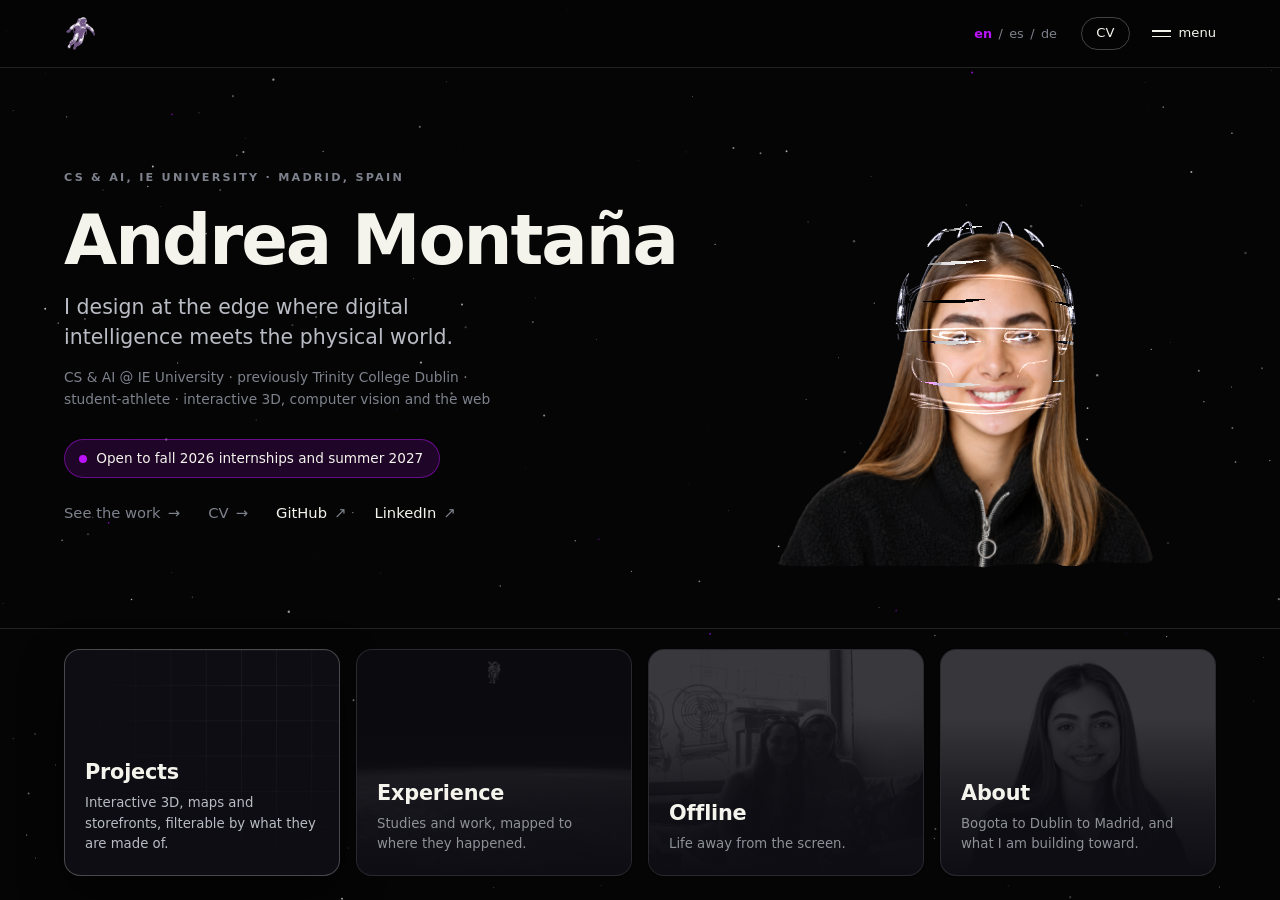
<file: structure/index.html>
<!doctype html>
<html lang="en">
<head>
<meta charset="utf-8">
<meta name="viewport" content="width=device-width, initial-scale=1">
<title>Andrea Montaña | CS &amp; AI Student, Interactive Engineer</title>
<meta name="description" content="Personal site and CS portfolio of Andrea Montaña, a Computer Science and Artificial Intelligence student at IE University working on interactive 3D, computer vision and the web.">

<meta property="og:title" content="Andrea Montaña | CS &amp; AI Student, Interactive Engineer">
<meta property="og:description" content="Computer Science and AI at IE University. Interactive 3D, computer vision and the web.">
<meta property="og:type" content="website">

<link rel="stylesheet" href="css/tokens.css">
<link rel="stylesheet" href="css/base.css">
<link rel="stylesheet" href="css/home.css">

<script type="importmap">
{ "imports": { "three": "./vendor/three.module.js" } }
</script>
</head>

<body>
<!-- inline styles on purpose: the overlay has to cover the page on the first
     paint, before css/*.css has landed, or the site flashes through behind it -->
<div data-loader style="position:fixed;inset:0;z-index:9999;background:#08070f;display:flex;align-items:center;justify-content:center;transition:opacity .7s ease">
  <canvas width="360" height="360" style="width:min(46vw,340px);aspect-ratio:1;border-radius:14px" aria-label="Loading"></canvas>
</div>

<canvas class="backdrop" data-starfield aria-hidden="true"></canvas>

<div class="page">

  <header class="nav">
    <div class="container nav-inner">

      <a class="nav-brand" href="./" aria-label="Andrea Montaña, home">
        <img src="assets/astronaut.png" alt="" width="34" height="34">
      </a>

      <div class="nav-right">
        <div class="lang" role="group" aria-label="Language">
          <button type="button" data-lang="en" aria-pressed="true">en</button>
          <span aria-hidden="true">/</span>
          <button type="button" data-lang="es" aria-pressed="false">es</button>
          <span aria-hidden="true">/</span>
          <button type="button" data-lang="de" aria-pressed="false">de</button>
        </div>

        <a class="nav-cv" href="cv/" data-i18n="nav.cv">CV</a>

        <button class="nav-menu" type="button" data-menu-button aria-expanded="false" aria-controls="menu-panel">
          <span class="nav-menu-bars" aria-hidden="true"><i></i><i></i></span>
          <span data-i18n="nav.menu">menu</span>
        </button>
      </div>

    </div>
  </header>

  <!-- the bar carries no tabs, so every destination lives in here -->
  <div class="menu-panel" id="menu-panel" data-menu-panel hidden>
    <nav class="menu-inner" aria-label="Sections">
      <a href="projects/"><span class="menu-index">01</span> <span data-i18n="panel.projects.title">Projects</span></a>
      <a href="experience/"><span class="menu-index">02</span> <span data-i18n="panel.experience.title">Experience</span></a>
      <a href="offline/"><span class="menu-index">03</span> <span data-i18n="panel.offline.title">Offline</span></a>
      <a href="about/"><span class="menu-index">04</span> <span data-i18n="panel.about.title">About</span></a>
      <a href="cv/"><span class="menu-index">05</span> <span data-i18n="nav.cv">CV</span></a>
    </nav>
    <div class="menu-social">
      <a href="https://github.com/andreaisabelmontana" target="_blank" rel="noopener">GitHub</a>
      <a href="https://www.linkedin.com/in/andrea-isabel-montana" target="_blank" rel="noopener">LinkedIn</a>
      <a href="https://www.instagram.com/artedelamontana/" target="_blank" rel="noopener">Instagram</a>
    </div>
  </div>

  <main class="home">

    <section class="hero">
      <div class="container hero-inner">

        <div class="hero-copy">
          <p class="eyebrow" data-reveal="0" data-i18n="hero.eyebrow">CS &amp; AI, IE University &middot; Madrid, Spain</p>

          <h1 class="display" data-reveal="60">Andrea Montaña</h1>

          <p class="lead" data-reveal="120" data-i18n="hero.lead">
            I design at the edge where digital intelligence meets the physical world.
          </p>

          <p class="facts" data-reveal="120" data-i18n="hero.facts">
            CS &amp; AI @ IE University &middot; previously Trinity College Dublin &middot;
            student-athlete &middot; interactive 3D, computer vision and the web
          </p>

          <p class="status" data-reveal="180">
            <span class="status-dot" aria-hidden="true"></span>
            <span data-i18n="hero.status">Open to fall 2026 internships and summer 2027</span>
          </p>

          <div class="hero-links" data-reveal="240">
            <a class="arrow-link" href="projects/"><span data-i18n="hero.work">See the work</span> <span aria-hidden="true">&rarr;</span></a>
            <a class="arrow-link" href="cv/"><span data-i18n="nav.cv">CV</span> <span aria-hidden="true">&rarr;</span></a>
            <a class="arrow-link" href="https://github.com/andreaisabelmontana" target="_blank" rel="noopener">GitHub <span aria-hidden="true">&#8599;</span></a>
            <a class="arrow-link" href="https://www.linkedin.com/in/andrea-isabel-montana" target="_blank" rel="noopener">LinkedIn <span aria-hidden="true">&#8599;</span></a>
          </div>
        </div>

        <!-- her portrait, displaced by its own depth map -->
        <div class="head" data-head data-reveal="100" role="img" aria-label="Portrait of Andrea Montaña"></div>

      </div>
    </section>

    <hr class="rule">

    <div class="container panels-wrap">
      <div class="panels">

        <a class="panel is-lit" href="projects/" data-reveal="0">
          <div class="panel-grid" aria-hidden="true"></div>
          <svg class="panel-arrow" width="16" height="16" viewBox="0 0 24 24" fill="none" stroke="currentColor" stroke-width="2" aria-hidden="true"><path d="M5 12h14M13 6l6 6-6 6"/></svg>
          <div class="panel-text">
            <h2 class="panel-title" data-i18n="panel.projects.title">Projects</h2>
            <p class="panel-desc" data-i18n="panel.projects.desc">Interactive 3D, maps and storefronts, filterable by what they are made of.</p>
          </div>
        </a>

        <a class="panel" href="experience/" data-reveal="70">
          <img class="panel-bg" src="assets/panels/experience.webp" alt="" loading="lazy">
          <div class="panel-scrim" aria-hidden="true"></div>
          <svg class="panel-arrow" width="16" height="16" viewBox="0 0 24 24" fill="none" stroke="currentColor" stroke-width="2" aria-hidden="true"><path d="M5 12h14M13 6l6 6-6 6"/></svg>
          <div class="panel-text">
            <h2 class="panel-title" data-i18n="panel.experience.title">Experience</h2>
            <p class="panel-desc" data-i18n="panel.experience.desc">Studies and work, mapped to where they happened.</p>
          </div>
        </a>

        <a class="panel" href="offline/" data-reveal="140">
          <img class="panel-bg" src="assets/panels/offline.webp" alt="" loading="lazy">
          <div class="panel-scrim" aria-hidden="true"></div>
          <svg class="panel-arrow" width="16" height="16" viewBox="0 0 24 24" fill="none" stroke="currentColor" stroke-width="2" aria-hidden="true"><path d="M5 12h14M13 6l6 6-6 6"/></svg>
          <div class="panel-text">
            <h2 class="panel-title" data-i18n="panel.offline.title">Offline</h2>
            <p class="panel-desc" data-i18n="panel.offline.desc">Life away from the screen.</p>
          </div>
        </a>

        <a class="panel" href="about/" data-reveal="210">
          <img class="panel-bg" src="assets/panels/about.webp" alt="" loading="lazy">
          <div class="panel-scrim" aria-hidden="true"></div>
          <svg class="panel-arrow" width="16" height="16" viewBox="0 0 24 24" fill="none" stroke="currentColor" stroke-width="2" aria-hidden="true"><path d="M5 12h14M13 6l6 6-6 6"/></svg>
          <div class="panel-text">
            <h2 class="panel-title" data-i18n="panel.about.title">About</h2>
            <p class="panel-desc" data-i18n="panel.about.desc">Bogota to Dublin to Madrid, and what I am building toward.</p>
          </div>
        </a>

      </div>
    </div>

  </main>
</div>

<script src="js/loader.js" defer></script>
<script src="js/starfield.js" defer></script>
<script src="js/reveal.js" defer></script>
<script src="js/menu.js" defer></script>
<script src="js/i18n.js" defer></script>
<script type="module" src="js/head.js"></script>
</body>
</html>
</file>
<file: assets/cdn.prod.website-files.com/67b5a02dc5d338960b17a7e9/css/site.shared.043b62fef.css>
html {
  -webkit-text-size-adjust: 100%;
  -ms-text-size-adjust: 100%;
  font-family: sans-serif;
}

body {
  margin: 0;
}

article, aside, details, figcaption, figure, footer, header, hgroup, main, menu, nav, section, summary {
  display: block;
}

audio, canvas, progress, video {
  vertical-align: baseline;
  display: inline-block;
}

audio:not([controls]) {
  height: 0;
  display: none;
}

[hidden], template {
  display: none;
}

a {
  background-color: #0000;
}

a:active, a:hover {
  outline: 0;
}

abbr[title] {
  border-bottom: 1px dotted;
}

b, strong {
  font-weight: bold;
}

dfn {
  font-style: italic;
}

h1 {
  margin: .67em 0;
  font-size: 2em;
}

mark {
  color: #000;
  background: #ff0;
}

small {
  font-size: 80%;
}

sub, sup {
  vertical-align: baseline;
  font-size: 75%;
  line-height: 0;
  position: relative;
}

sup {
  top: -.5em;
}

sub {
  bottom: -.25em;
}

img {
  border: 0;
}

svg:not(:root) {
  overflow: hidden;
}

hr {
  box-sizing: content-box;
  height: 0;
}

pre {
  overflow: auto;
}

code, kbd, pre, samp {
  font-family: monospace;
  font-size: 1em;
}

button, input, optgroup, select, textarea {
  color: inherit;
  font: inherit;
  margin: 0;
}

button {
  overflow: visible;
}

button, select {
  text-transform: none;
}

button, html input[type="button"], input[type="reset"] {
  -webkit-appearance: button;
  cursor: pointer;
}

button[disabled], html input[disabled] {
  cursor: default;
}

button::-moz-focus-inner, input::-moz-focus-inner {
  border: 0;
  padding: 0;
}

input {
  line-height: normal;
}

input[type="checkbox"], input[type="radio"] {
  box-sizing: border-box;
  padding: 0;
}

input[type="number"]::-webkit-inner-spin-button, input[type="number"]::-webkit-outer-spin-button {
  height: auto;
}

input[type="search"] {
  -webkit-appearance: none;
}

input[type="search"]::-webkit-search-cancel-button, input[type="search"]::-webkit-search-decoration {
  -webkit-appearance: none;
}

legend {
  border: 0;
  padding: 0;
}

textarea {
  overflow: auto;
}

optgroup {
  font-weight: bold;
}

table {
  border-collapse: collapse;
  border-spacing: 0;
}

td, th {
  padding: 0;
}

@font-face {
  font-family: webflow-icons;
  src: url("[data-uri]") format("truetype");
  font-weight: normal;
  font-style: normal;
}

[class^="w-icon-"], [class*=" w-icon-"] {
  speak: none;
  font-variant: normal;
  text-transform: none;
  -webkit-font-smoothing: antialiased;
  -moz-osx-font-smoothing: grayscale;
  font-style: normal;
  font-weight: normal;
  line-height: 1;
  font-family: webflow-icons !important;
}

.w-icon-slider-right:before {
  content: "";
}

.w-icon-slider-left:before {
  content: "";
}

.w-icon-nav-menu:before {
  content: "";
}

.w-icon-arrow-down:before, .w-icon-dropdown-toggle:before {
  content: "";
}

.w-icon-file-upload-remove:before {
  content: "";
}

.w-icon-file-upload-icon:before {
  content: "";
}

* {
  box-sizing: border-box;
}

html {
  height: 100%;
}

body {
  color: #333;
  background-color: #fff;
  min-height: 100%;
  margin: 0;
  font-family: Arial, sans-serif;
  font-size: 14px;
  line-height: 20px;
}

img {
  vertical-align: middle;
  max-width: 100%;
  display: inline-block;
}

html.w-mod-touch * {
  background-attachment: scroll !important;
}

.w-block {
  display: block;
}

.w-inline-block {
  max-width: 100%;
  display: inline-block;
}

.w-clearfix:before, .w-clearfix:after {
  content: " ";
  grid-area: 1 / 1 / 2 / 2;
  display: table;
}

.w-clearfix:after {
  clear: both;
}

.w-hidden {
  display: none;
}

.w-button {
  color: #fff;
  line-height: inherit;
  cursor: pointer;
  background-color: #3898ec;
  border: 0;
  border-radius: 0;
  padding: 9px 15px;
  text-decoration: none;
  display: inline-block;
}

input.w-button {
  -webkit-appearance: button;
}

html[data-w-dynpage] [data-w-cloak] {
  color: #0000 !important;
}

.w-code-block {
  margin: unset;
}

pre.w-code-block code {
  all: inherit;
}

pre.w-code-block code > span {
  display: block !important;
}

.w-optimization {
  display: contents;
}

.w-webflow-badge, .w-webflow-badge > img {
  box-sizing: unset;
  width: unset;
  height: unset;
  max-height: unset;
  max-width: unset;
  min-height: unset;
  min-width: unset;
  margin: unset;
  padding: unset;
  float: unset;
  clear: unset;
  border: unset;
  border-radius: unset;
  background: unset;
  background-image: unset;
  background-position: unset;
  background-size: unset;
  background-repeat: unset;
  background-origin: unset;
  background-clip: unset;
  background-attachment: unset;
  background-color: unset;
  box-shadow: unset;
  transform: unset;
  direction: unset;
  font-family: unset;
  font-weight: unset;
  color: unset;
  font-size: unset;
  line-height: unset;
  font-style: unset;
  font-variant: unset;
  text-align: unset;
  letter-spacing: unset;
  -webkit-text-decoration: unset;
  text-decoration: unset;
  text-indent: unset;
  text-transform: unset;
  list-style-type: unset;
  text-shadow: unset;
  vertical-align: unset;
  cursor: unset;
  white-space: unset;
  word-break: unset;
  word-spacing: unset;
  word-wrap: unset;
  transition: unset;
}

.w-webflow-badge {
  white-space: nowrap;
  cursor: pointer;
  box-shadow: 0 0 0 1px #0000001a, 0 1px 3px #0000001a;
  visibility: visible !important;
  opacity: 1 !important;
  z-index: 2147483647 !important;
  color: #aaadb0 !important;
  width: auto !important;
  height: auto !important;
  overflow: unset !important;
  background-color: #fff !important;
  border-radius: 3px !important;
  margin: 0 !important;
  padding: 6px !important;
  font-size: 12px !important;
  line-height: 14px !important;
  text-decoration: none !important;
  display: inline-block !important;
  position: fixed !important;
  inset: auto 12px 12px auto !important;
  transform: none !important;
}

.w-webflow-badge > img {
  position: unset;
  visibility: unset !important;
  opacity: 1 !important;
  vertical-align: middle !important;
  display: inline-block !important;
}

h1, h2, h3, h4, h5, h6 {
  margin-bottom: 10px;
  font-weight: bold;
}

h1 {
  margin-top: 20px;
  font-size: 38px;
  line-height: 44px;
}

h2 {
  margin-top: 20px;
  font-size: 32px;
  line-height: 36px;
}

h3 {
  margin-top: 20px;
  font-size: 24px;
  line-height: 30px;
}

h4 {
  margin-top: 10px;
  font-size: 18px;
  line-height: 24px;
}

h5 {
  margin-top: 10px;
  font-size: 14px;
  line-height: 20px;
}

h6 {
  margin-top: 10px;
  font-size: 12px;
  line-height: 18px;
}

p {
  margin-top: 0;
  margin-bottom: 10px;
}

blockquote {
  border-left: 5px solid #e2e2e2;
  margin: 0 0 10px;
  padding: 10px 20px;
  font-size: 18px;
  line-height: 22px;
}

figure {
  margin: 0 0 10px;
}

figcaption {
  text-align: center;
  margin-top: 5px;
}

ul, ol {
  margin-top: 0;
  margin-bottom: 10px;
  padding-left: 40px;
}

.w-list-unstyled {
  padding-left: 0;
  list-style: none;
}

.w-embed:before, .w-embed:after {
  content: " ";
  grid-area: 1 / 1 / 2 / 2;
  display: table;
}

.w-embed:after {
  clear: both;
}

.w-video {
  width: 100%;
  padding: 0;
  position: relative;
}

.w-video iframe, .w-video object, .w-video embed {
  border: none;
  width: 100%;
  height: 100%;
  position: absolute;
  top: 0;
  left: 0;
}

fieldset {
  border: 0;
  margin: 0;
  padding: 0;
}

button, [type="button"], [type="reset"] {
  cursor: pointer;
  -webkit-appearance: button;
  border: 0;
}

.w-form {
  margin: 0 0 15px;
}

.w-form-done {
  text-align: center;
  background-color: #ddd;
  padding: 20px;
  display: none;
}

.w-form-fail {
  background-color: #ffdede;
  margin-top: 10px;
  padding: 10px;
  display: none;
}

label {
  margin-bottom: 5px;
  font-weight: bold;
  display: block;
}

.w-input, .w-select {
  color: #333;
  vertical-align: middle;
  background-color: #fff;
  border: 1px solid #ccc;
  width: 100%;
  height: 38px;
  margin-bottom: 10px;
  padding: 8px 12px;
  font-size: 14px;
  line-height: 1.42857;
  display: block;
}

.w-input::placeholder, .w-select::placeholder {
  color: #999;
}

.w-input:focus, .w-select:focus {
  border-color: #3898ec;
  outline: 0;
}

.w-input[disabled], .w-select[disabled], .w-input[readonly], .w-select[readonly], fieldset[disabled] .w-input, fieldset[disabled] .w-select {
  cursor: not-allowed;
}

.w-input[disabled]:not(.w-input-disabled), .w-select[disabled]:not(.w-input-disabled), .w-input[readonly], .w-select[readonly], fieldset[disabled]:not(.w-input-disabled) .w-input, fieldset[disabled]:not(.w-input-disabled) .w-select {
  background-color: #eee;
}

textarea.w-input, textarea.w-select {
  height: auto;
}

.w-select {
  background-color: #f3f3f3;
}

.w-select[multiple] {
  height: auto;
}

.w-form-label {
  cursor: pointer;
  margin-bottom: 0;
  font-weight: normal;
  display: inline-block;
}

.w-radio {
  margin-bottom: 5px;
  padding-left: 20px;
  display: block;
}

.w-radio:before, .w-radio:after {
  content: " ";
  grid-area: 1 / 1 / 2 / 2;
  display: table;
}

.w-radio:after {
  clear: both;
}

.w-radio-input {
  float: left;
  margin: 3px 0 0 -20px;
  line-height: normal;
}

.w-file-upload {
  margin-bottom: 10px;
  display: block;
}

.w-file-upload-input {
  opacity: 0;
  z-index: -100;
  width: .1px;
  height: .1px;
  position: absolute;
  overflow: hidden;
}

.w-file-upload-default, .w-file-upload-uploading, .w-file-upload-success {
  color: #333;
  display: inline-block;
}

.w-file-upload-error {
  margin-top: 10px;
  display: block;
}

.w-file-upload-default.w-hidden, .w-file-upload-uploading.w-hidden, .w-file-upload-error.w-hidden, .w-file-upload-success.w-hidden {
  display: none;
}

.w-file-upload-uploading-btn {
  cursor: pointer;
  background-color: #fafafa;
  border: 1px solid #ccc;
  margin: 0;
  padding: 8px 12px;
  font-size: 14px;
  font-weight: normal;
  display: flex;
}

.w-file-upload-file {
  background-color: #fafafa;
  border: 1px solid #ccc;
  flex-grow: 1;
  justify-content: space-between;
  margin: 0;
  padding: 8px 9px 8px 11px;
  display: flex;
}

.w-file-upload-file-name {
  font-size: 14px;
  font-weight: normal;
  display: block;
}

.w-file-remove-link {
  cursor: pointer;
  width: auto;
  height: auto;
  margin-top: 3px;
  margin-left: 10px;
  padding: 3px;
  display: block;
}

.w-icon-file-upload-remove {
  margin: auto;
  font-size: 10px;
}

.w-file-upload-error-msg {
  color: #ea384c;
  padding: 2px 0;
  display: inline-block;
}

.w-file-upload-info {
  padding: 0 12px;
  line-height: 38px;
  display: inline-block;
}

.w-file-upload-label {
  cursor: pointer;
  background-color: #fafafa;
  border: 1px solid #ccc;
  margin: 0;
  padding: 8px 12px;
  font-size: 14px;
  font-weight: normal;
  display: inline-block;
}

.w-icon-file-upload-icon, .w-icon-file-upload-uploading {
  width: 20px;
  margin-right: 8px;
  display: inline-block;
}

.w-icon-file-upload-uploading {
  height: 20px;
}

.w-container {
  max-width: 940px;
  margin-left: auto;
  margin-right: auto;
}

.w-container:before, .w-container:after {
  content: " ";
  grid-area: 1 / 1 / 2 / 2;
  display: table;
}

.w-container:after {
  clear: both;
}

.w-container .w-row {
  margin-left: -10px;
  margin-right: -10px;
}

.w-row:before, .w-row:after {
  content: " ";
  grid-area: 1 / 1 / 2 / 2;
  display: table;
}

.w-row:after {
  clear: both;
}

.w-row .w-row {
  margin-left: 0;
  margin-right: 0;
}

.w-col {
  float: left;
  width: 100%;
  min-height: 1px;
  padding-left: 10px;
  padding-right: 10px;
  position: relative;
}

.w-col .w-col {
  padding-left: 0;
  padding-right: 0;
}

.w-col-1 {
  width: 8.33333%;
}

.w-col-2 {
  width: 16.6667%;
}

.w-col-3 {
  width: 25%;
}

.w-col-4 {
  width: 33.3333%;
}

.w-col-5 {
  width: 41.6667%;
}

.w-col-6 {
  width: 50%;
}

.w-col-7 {
  width: 58.3333%;
}

.w-col-8 {
  width: 66.6667%;
}

.w-col-9 {
  width: 75%;
}

.w-col-10 {
  width: 83.3333%;
}

.w-col-11 {
  width: 91.6667%;
}

.w-col-12 {
  width: 100%;
}

.w-hidden-main {
  display: none !important;
}

@media screen and (max-width: 991px) {
  .w-container {
    max-width: 728px;
  }

  .w-hidden-main {
    display: inherit !important;
  }

  .w-hidden-medium {
    display: none !important;
  }

  .w-col-medium-1 {
    width: 8.33333%;
  }

  .w-col-medium-2 {
    width: 16.6667%;
  }

  .w-col-medium-3 {
    width: 25%;
  }

  .w-col-medium-4 {
    width: 33.3333%;
  }

  .w-col-medium-5 {
    width: 41.6667%;
  }

  .w-col-medium-6 {
    width: 50%;
  }

  .w-col-medium-7 {
    width: 58.3333%;
  }

  .w-col-medium-8 {
    width: 66.6667%;
  }

  .w-col-medium-9 {
    width: 75%;
  }

  .w-col-medium-10 {
    width: 83.3333%;
  }

  .w-col-medium-11 {
    width: 91.6667%;
  }

  .w-col-medium-12 {
    width: 100%;
  }

  .w-col-stack {
    width: 100%;
    left: auto;
    right: auto;
  }
}

@media screen and (max-width: 767px) {
  .w-hidden-main, .w-hidden-medium {
    display: inherit !important;
  }

  .w-hidden-small {
    display: none !important;
  }

  .w-row, .w-container .w-row {
    margin-left: 0;
    margin-right: 0;
  }

  .w-col {
    width: 100%;
    left: auto;
    right: auto;
  }

  .w-col-small-1 {
    width: 8.33333%;
  }

  .w-col-small-2 {
    width: 16.6667%;
  }

  .w-col-small-3 {
    width: 25%;
  }

  .w-col-small-4 {
    width: 33.3333%;
  }

  .w-col-small-5 {
    width: 41.6667%;
  }

  .w-col-small-6 {
    width: 50%;
  }

  .w-col-small-7 {
    width: 58.3333%;
  }

  .w-col-small-8 {
    width: 66.6667%;
  }

  .w-col-small-9 {
    width: 75%;
  }

  .w-col-small-10 {
    width: 83.3333%;
  }

  .w-col-small-11 {
    width: 91.6667%;
  }

  .w-col-small-12 {
    width: 100%;
  }
}

@media screen and (max-width: 479px) {
  .w-container {
    max-width: none;
  }

  .w-hidden-main, .w-hidden-medium, .w-hidden-small {
    display: inherit !important;
  }

  .w-hidden-tiny {
    display: none !important;
  }

  .w-col {
    width: 100%;
  }

  .w-col-tiny-1 {
    width: 8.33333%;
  }

  .w-col-tiny-2 {
    width: 16.6667%;
  }

  .w-col-tiny-3 {
    width: 25%;
  }

  .w-col-tiny-4 {
    width: 33.3333%;
  }

  .w-col-tiny-5 {
    width: 41.6667%;
  }

  .w-col-tiny-6 {
    width: 50%;
  }

  .w-col-tiny-7 {
    width: 58.3333%;
  }

  .w-col-tiny-8 {
    width: 66.6667%;
  }

  .w-col-tiny-9 {
    width: 75%;
  }

  .w-col-tiny-10 {
    width: 83.3333%;
  }

  .w-col-tiny-11 {
    width: 91.6667%;
  }

  .w-col-tiny-12 {
    width: 100%;
  }
}

.w-widget {
  position: relative;
}

.w-widget-map {
  width: 100%;
  height: 400px;
}

.w-widget-map label {
  width: auto;
  display: inline;
}

.w-widget-map img {
  max-width: inherit;
}

.w-widget-map .gm-style-iw {
  text-align: center;
}

.w-widget-map .gm-style-iw > button {
  display: none !important;
}

.w-widget-twitter {
  overflow: hidden;
}

.w-widget-twitter-count-shim {
  vertical-align: top;
  text-align: center;
  background: #fff;
  border: 1px solid #758696;
  border-radius: 3px;
  width: 28px;
  height: 20px;
  display: inline-block;
  position: relative;
}

.w-widget-twitter-count-shim * {
  pointer-events: none;
  -webkit-user-select: none;
  user-select: none;
}

.w-widget-twitter-count-shim .w-widget-twitter-count-inner {
  text-align: center;
  color: #999;
  font-family: serif;
  font-size: 15px;
  line-height: 12px;
  position: relative;
}

.w-widget-twitter-count-shim .w-widget-twitter-count-clear {
  display: block;
  position: relative;
}

.w-widget-twitter-count-shim.w--large {
  width: 36px;
  height: 28px;
}

.w-widget-twitter-count-shim.w--large .w-widget-twitter-count-inner {
  font-size: 18px;
  line-height: 18px;
}

.w-widget-twitter-count-shim:not(.w--vertical) {
  margin-left: 5px;
  margin-right: 8px;
}

.w-widget-twitter-count-shim:not(.w--vertical).w--large {
  margin-left: 6px;
}

.w-widget-twitter-count-shim:not(.w--vertical):before, .w-widget-twitter-count-shim:not(.w--vertical):after {
  content: " ";
  pointer-events: none;
  border: solid #0000;
  width: 0;
  height: 0;
  position: absolute;
  top: 50%;
  left: 0;
}

.w-widget-twitter-count-shim:not(.w--vertical):before {
  border-width: 4px;
  border-color: #75869600 #5d6c7b #75869600 #75869600;
  margin-top: -4px;
  margin-left: -9px;
}

.w-widget-twitter-count-shim:not(.w--vertical).w--large:before {
  border-width: 5px;
  margin-top: -5px;
  margin-left: -10px;
}

.w-widget-twitter-count-shim:not(.w--vertical):after {
  border-width: 4px;
  border-color: #fff0 #fff #fff0 #fff0;
  margin-top: -4px;
  margin-left: -8px;
}

.w-widget-twitter-count-shim:not(.w--vertical).w--large:after {
  border-width: 5px;
  margin-top: -5px;
  margin-left: -9px;
}

.w-widget-twitter-count-shim.w--vertical {
  width: 61px;
  height: 33px;
  margin-bottom: 8px;
}

.w-widget-twitter-count-shim.w--vertical:before, .w-widget-twitter-count-shim.w--vertical:after {
  content: " ";
  pointer-events: none;
  border: solid #0000;
  width: 0;
  height: 0;
  position: absolute;
  top: 100%;
  left: 50%;
}

.w-widget-twitter-count-shim.w--vertical:before {
  border-width: 5px;
  border-color: #5d6c7b #75869600 #75869600;
  margin-left: -5px;
}

.w-widget-twitter-count-shim.w--vertical:after {
  border-width: 4px;
  border-color: #fff #fff0 #fff0;
  margin-left: -4px;
}

.w-widget-twitter-count-shim.w--vertical .w-widget-twitter-count-inner {
  font-size: 18px;
  line-height: 22px;
}

.w-widget-twitter-count-shim.w--vertical.w--large {
  width: 76px;
}

.w-background-video {
  color: #fff;
  height: 500px;
  position: relative;
  overflow: hidden;
}

.w-background-video > video {
  object-fit: cover;
  z-index: -100;
  background-position: 50%;
  background-size: cover;
  width: 100%;
  height: 100%;
  margin: auto;
  position: absolute;
  inset: -100%;
}

.w-background-video > video::-webkit-media-controls-start-playback-button {
  -webkit-appearance: none;
  display: none !important;
}

.w-background-video--control {
  background-color: #0000;
  padding: 0;
  position: absolute;
  bottom: 1em;
  right: 1em;
}

.w-background-video--control > [hidden] {
  display: none !important;
}

.w-slider {
  text-align: center;
  clear: both;
  -webkit-tap-highlight-color: #0000;
  tap-highlight-color: #0000;
  background: #ddd;
  height: 300px;
  position: relative;
}

.w-slider-mask {
  z-index: 1;
  white-space: nowrap;
  height: 100%;
  display: block;
  position: relative;
  left: 0;
  right: 0;
  overflow: hidden;
}

.w-slide {
  vertical-align: top;
  white-space: normal;
  text-align: left;
  width: 100%;
  height: 100%;
  display: inline-block;
  position: relative;
}

.w-slider-nav {
  z-index: 2;
  text-align: center;
  -webkit-tap-highlight-color: #0000;
  tap-highlight-color: #0000;
  height: 40px;
  margin: auto;
  padding-top: 10px;
  position: absolute;
  inset: auto 0 0;
}

.w-slider-nav.w-round > div {
  border-radius: 100%;
}

.w-slider-nav.w-num > div {
  width: auto;
  height: auto;
  font-size: inherit;
  line-height: inherit;
  padding: .2em .5em;
}

.w-slider-nav.w-shadow > div {
  box-shadow: 0 0 3px #3336;
}

.w-slider-nav-invert {
  color: #fff;
}

.w-slider-nav-invert > div {
  background-color: #2226;
}

.w-slider-nav-invert > div.w-active {
  background-color: #222;
}

.w-slider-dot {
  cursor: pointer;
  background-color: #fff6;
  width: 1em;
  height: 1em;
  margin: 0 3px .5em;
  transition: background-color .1s, color .1s;
  display: inline-block;
  position: relative;
}

.w-slider-dot.w-active {
  background-color: #fff;
}

.w-slider-dot:focus {
  outline: none;
  box-shadow: 0 0 0 2px #fff;
}

.w-slider-dot:focus.w-active {
  box-shadow: none;
}

.w-slider-arrow-left, .w-slider-arrow-right {
  cursor: pointer;
  color: #fff;
  -webkit-tap-highlight-color: #0000;
  tap-highlight-color: #0000;
  -webkit-user-select: none;
  user-select: none;
  width: 80px;
  margin: auto;
  font-size: 40px;
  position: absolute;
  inset: 0;
  overflow: hidden;
}

.w-slider-arrow-left [class^="w-icon-"], .w-slider-arrow-right [class^="w-icon-"], .w-slider-arrow-left [class*=" w-icon-"], .w-slider-arrow-right [class*=" w-icon-"] {
  position: absolute;
}

.w-slider-arrow-left:focus, .w-slider-arrow-right:focus {
  outline: 0;
}

.w-slider-arrow-left {
  z-index: 3;
  right: auto;
}

.w-slider-arrow-right {
  z-index: 4;
  left: auto;
}

.w-icon-slider-left, .w-icon-slider-right {
  width: 1em;
  height: 1em;
  margin: auto;
  inset: 0;
}

.w-slider-aria-label {
  clip: rect(0 0 0 0);
  border: 0;
  width: 1px;
  height: 1px;
  margin: -1px;
  padding: 0;
  position: absolute;
  overflow: hidden;
}

.w-slider-force-show {
  display: block !important;
}

.w-dropdown {
  text-align: left;
  z-index: 900;
  margin-left: auto;
  margin-right: auto;
  display: inline-block;
  position: relative;
}

.w-dropdown-btn, .w-dropdown-toggle, .w-dropdown-link {
  vertical-align: top;
  color: #222;
  text-align: left;
  white-space: nowrap;
  margin-left: auto;
  margin-right: auto;
  padding: 20px;
  text-decoration: none;
  position: relative;
}

.w-dropdown-toggle {
  -webkit-user-select: none;
  user-select: none;
  cursor: pointer;
  padding-right: 40px;
  display: inline-block;
}

.w-dropdown-toggle:focus {
  outline: 0;
}

.w-icon-dropdown-toggle {
  width: 1em;
  height: 1em;
  margin: auto 20px auto auto;
  position: absolute;
  top: 0;
  bottom: 0;
  right: 0;
}

.w-dropdown-list {
  background: #ddd;
  min-width: 100%;
  display: none;
  position: absolute;
}

.w-dropdown-list.w--open {
  display: block;
}

.w-dropdown-link {
  color: #222;
  padding: 10px 20px;
  display: block;
}

.w-dropdown-link.w--current {
  color: #0082f3;
}

.w-dropdown-link:focus {
  outline: 0;
}

@media screen and (max-width: 767px) {
  .w-nav-brand {
    padding-left: 10px;
  }
}

.w-lightbox-backdrop {
  cursor: auto;
  letter-spacing: normal;
  text-indent: 0;
  text-shadow: none;
  text-transform: none;
  visibility: visible;
  white-space: normal;
  word-break: normal;
  word-spacing: normal;
  word-wrap: normal;
  color: #fff;
  text-align: center;
  z-index: 2000;
  opacity: 0;
  -webkit-user-select: none;
  -moz-user-select: none;
  -webkit-tap-highlight-color: transparent;
  background: #000000e6;
  outline: 0;
  font-family: Helvetica Neue, Helvetica, Ubuntu, Segoe UI, Verdana, sans-serif;
  font-size: 17px;
  font-style: normal;
  font-weight: 300;
  line-height: 1.2;
  list-style: disc;
  position: fixed;
  inset: 0;
  -webkit-transform: translate(0);
}

.w-lightbox-backdrop, .w-lightbox-container {
  -webkit-overflow-scrolling: touch;
  height: 100%;
  overflow: auto;
}

.w-lightbox-content {
  height: 100vh;
  position: relative;
  overflow: hidden;
}

.w-lightbox-view {
  opacity: 0;
  width: 100vw;
  height: 100vh;
  position: absolute;
}

.w-lightbox-view:before {
  content: "";
  height: 100vh;
}

.w-lightbox-group, .w-lightbox-group .w-lightbox-view, .w-lightbox-group .w-lightbox-view:before {
  height: 86vh;
}

.w-lightbox-frame, .w-lightbox-view:before {
  vertical-align: middle;
  display: inline-block;
}

.w-lightbox-figure {
  margin: 0;
  position: relative;
}

.w-lightbox-group .w-lightbox-figure {
  cursor: pointer;
}

.w-lightbox-img {
  width: auto;
  max-width: none;
  height: auto;
}

.w-lightbox-image {
  float: none;
  max-width: 100vw;
  max-height: 100vh;
  display: block;
}

.w-lightbox-group .w-lightbox-image {
  max-height: 86vh;
}

.w-lightbox-caption {
  text-align: left;
  text-overflow: ellipsis;
  white-space: nowrap;
  background: #0006;
  padding: .5em 1em;
  position: absolute;
  bottom: 0;
  left: 0;
  right: 0;
  overflow: hidden;
}

.w-lightbox-embed {
  width: 100%;
  height: 100%;
  position: absolute;
  inset: 0;
}

.w-lightbox-control {
  cursor: pointer;
  background-position: center;
  background-repeat: no-repeat;
  background-size: 24px;
  width: 4em;
  transition: all .3s;
  position: absolute;
  top: 0;
}

.w-lightbox-left {
  background-image: url("[data-uri]");
  display: none;
  bottom: 0;
  left: 0;
}

.w-lightbox-right {
  background-image: url("[data-uri]");
  display: none;
  bottom: 0;
  right: 0;
}

.w-lightbox-close {
  background-image: url("[data-uri]");
  background-size: 18px;
  height: 2.6em;
  right: 0;
}

.w-lightbox-strip {
  white-space: nowrap;
  padding: 0 1vh;
  line-height: 0;
  position: absolute;
  bottom: 0;
  left: 0;
  right: 0;
  overflow: auto hidden;
}

.w-lightbox-item {
  box-sizing: content-box;
  cursor: pointer;
  width: 10vh;
  padding: 2vh 1vh;
  display: inline-block;
  -webkit-transform: translate3d(0, 0, 0);
}

.w-lightbox-active {
  opacity: .3;
}

.w-lightbox-thumbnail {
  background: #222;
  height: 10vh;
  position: relative;
  overflow: hidden;
}

.w-lightbox-thumbnail-image {
  position: absolute;
  top: 0;
  left: 0;
}

.w-lightbox-thumbnail .w-lightbox-tall {
  width: 100%;
  top: 50%;
  transform: translate(0, -50%);
}

.w-lightbox-thumbnail .w-lightbox-wide {
  height: 100%;
  left: 50%;
  transform: translate(-50%);
}

.w-lightbox-spinner {
  box-sizing: border-box;
  border: 5px solid #0006;
  border-radius: 50%;
  width: 40px;
  height: 40px;
  margin-top: -20px;
  margin-left: -20px;
  animation: .8s linear infinite spin;
  position: absolute;
  top: 50%;
  left: 50%;
}

.w-lightbox-spinner:after {
  content: "";
  border: 3px solid #0000;
  border-bottom-color: #fff;
  border-radius: 50%;
  position: absolute;
  inset: -4px;
}

.w-lightbox-hide {
  display: none;
}

.w-lightbox-noscroll {
  overflow: hidden;
}

@media (min-width: 768px) {
  .w-lightbox-content {
    height: 96vh;
    margin-top: 2vh;
  }

  .w-lightbox-view, .w-lightbox-view:before {
    height: 96vh;
  }

  .w-lightbox-group, .w-lightbox-group .w-lightbox-view, .w-lightbox-group .w-lightbox-view:before {
    height: 84vh;
  }

  .w-lightbox-image {
    max-width: 96vw;
    max-height: 96vh;
  }

  .w-lightbox-group .w-lightbox-image {
    max-width: 82.3vw;
    max-height: 84vh;
  }

  .w-lightbox-left, .w-lightbox-right {
    opacity: .5;
    display: block;
  }

  .w-lightbox-close {
    opacity: .8;
  }

  .w-lightbox-control:hover {
    opacity: 1;
  }
}

.w-lightbox-inactive, .w-lightbox-inactive:hover {
  opacity: 0;
}

.w-richtext:before, .w-richtext:after {
  content: " ";
  grid-area: 1 / 1 / 2 / 2;
  display: table;
}

.w-richtext:after {
  clear: both;
}

.w-richtext[contenteditable="true"]:before, .w-richtext[contenteditable="true"]:after {
  white-space: initial;
}

.w-richtext ol, .w-richtext ul {
  overflow: hidden;
}

.w-richtext .w-richtext-figure-selected.w-richtext-figure-type-video div:after, .w-richtext .w-richtext-figure-selected[data-rt-type="video"] div:after, .w-richtext .w-richtext-figure-selected.w-richtext-figure-type-image div, .w-richtext .w-richtext-figure-selected[data-rt-type="image"] div {
  outline: 2px solid #2895f7;
}

.w-richtext figure.w-richtext-figure-type-video > div:after, .w-richtext figure[data-rt-type="video"] > div:after {
  content: "";
  display: none;
  position: absolute;
  inset: 0;
}

.w-richtext figure {
  max-width: 60%;
  position: relative;
}

.w-richtext figure > div:before {
  cursor: default !important;
}

.w-richtext figure img {
  width: 100%;
}

.w-richtext figure figcaption.w-richtext-figcaption-placeholder {
  opacity: .6;
}

.w-richtext figure div {
  color: #0000;
  font-size: 0;
}

.w-richtext figure.w-richtext-figure-type-image, .w-richtext figure[data-rt-type="image"] {
  display: table;
}

.w-richtext figure.w-richtext-figure-type-image > div, .w-richtext figure[data-rt-type="image"] > div {
  display: inline-block;
}

.w-richtext figure.w-richtext-figure-type-image > figcaption, .w-richtext figure[data-rt-type="image"] > figcaption {
  caption-side: bottom;
  display: table-caption;
}

.w-richtext figure.w-richtext-figure-type-video, .w-richtext figure[data-rt-type="video"] {
  width: 60%;
  height: 0;
}

.w-richtext figure.w-richtext-figure-type-video iframe, .w-richtext figure[data-rt-type="video"] iframe {
  width: 100%;
  height: 100%;
  position: absolute;
  top: 0;
  left: 0;
}

.w-richtext figure.w-richtext-figure-type-video > div, .w-richtext figure[data-rt-type="video"] > div {
  width: 100%;
}

.w-richtext figure.w-richtext-align-center {
  clear: both;
  margin-left: auto;
  margin-right: auto;
}

.w-richtext figure.w-richtext-align-center.w-richtext-figure-type-image > div, .w-richtext figure.w-richtext-align-center[data-rt-type="image"] > div {
  max-width: 100%;
}

.w-richtext figure.w-richtext-align-normal {
  clear: both;
}

.w-richtext figure.w-richtext-align-fullwidth {
  text-align: center;
  clear: both;
  width: 100%;
  max-width: 100%;
  margin-left: auto;
  margin-right: auto;
  display: block;
}

.w-richtext figure.w-richtext-align-fullwidth > div {
  padding-bottom: inherit;
  display: inline-block;
}

.w-richtext figure.w-richtext-align-fullwidth > figcaption {
  display: block;
}

.w-richtext figure.w-richtext-align-floatleft {
  float: left;
  clear: none;
  margin-right: 15px;
}

.w-richtext figure.w-richtext-align-floatright {
  float: right;
  clear: none;
  margin-left: 15px;
}

.w-nav {
  z-index: 1000;
  background: #ddd;
  position: relative;
}

.w-nav:before, .w-nav:after {
  content: " ";
  grid-area: 1 / 1 / 2 / 2;
  display: table;
}

.w-nav:after {
  clear: both;
}

.w-nav-brand {
  float: left;
  color: #333;
  text-decoration: none;
  position: relative;
}

.w-nav-link {
  vertical-align: top;
  color: #222;
  text-align: left;
  margin-left: auto;
  margin-right: auto;
  padding: 20px;
  text-decoration: none;
  display: inline-block;
  position: relative;
}

.w-nav-link.w--current {
  color: #0082f3;
}

.w-nav-menu {
  float: right;
  position: relative;
}

[data-nav-menu-open] {
  text-align: center;
  background: #c8c8c8;
  min-width: 200px;
  position: absolute;
  top: 100%;
  left: 0;
  right: 0;
  overflow: visible;
  display: block !important;
}

.w--nav-link-open {
  display: block;
  position: relative;
}

.w-nav-overlay {
  width: 100%;
  display: none;
  position: absolute;
  top: 100%;
  left: 0;
  right: 0;
  overflow: hidden;
}

.w-nav-overlay [data-nav-menu-open] {
  top: 0;
}

.w-nav[data-animation="over-left"] .w-nav-overlay {
  width: auto;
}

.w-nav[data-animation="over-left"] .w-nav-overlay, .w-nav[data-animation="over-left"] [data-nav-menu-open] {
  z-index: 1;
  top: 0;
  right: auto;
}

.w-nav[data-animation="over-right"] .w-nav-overlay {
  width: auto;
}

.w-nav[data-animation="over-right"] .w-nav-overlay, .w-nav[data-animation="over-right"] [data-nav-menu-open] {
  z-index: 1;
  top: 0;
  left: auto;
}

.w-nav-button {
  float: right;
  cursor: pointer;
  -webkit-tap-highlight-color: #0000;
  tap-highlight-color: #0000;
  -webkit-user-select: none;
  user-select: none;
  padding: 18px;
  font-size: 24px;
  display: none;
  position: relative;
}

.w-nav-button:focus {
  outline: 0;
}

.w-nav-button.w--open {
  color: #fff;
  background-color: #c8c8c8;
}

.w-nav[data-collapse="all"] .w-nav-menu {
  display: none;
}

.w-nav[data-collapse="all"] .w-nav-button, .w--nav-dropdown-open, .w--nav-dropdown-toggle-open {
  display: block;
}

.w--nav-dropdown-list-open {
  position: static;
}

@media screen and (max-width: 991px) {
  .w-nav[data-collapse="medium"] .w-nav-menu {
    display: none;
  }

  .w-nav[data-collapse="medium"] .w-nav-button {
    display: block;
  }
}

@media screen and (max-width: 767px) {
  .w-nav[data-collapse="small"] .w-nav-menu {
    display: none;
  }

  .w-nav[data-collapse="small"] .w-nav-button {
    display: block;
  }

  .w-nav-brand {
    padding-left: 10px;
  }
}

@media screen and (max-width: 479px) {
  .w-nav[data-collapse="tiny"] .w-nav-menu {
    display: none;
  }

  .w-nav[data-collapse="tiny"] .w-nav-button {
    display: block;
  }
}

.w-tabs {
  position: relative;
}

.w-tabs:before, .w-tabs:after {
  content: " ";
  grid-area: 1 / 1 / 2 / 2;
  display: table;
}

.w-tabs:after {
  clear: both;
}

.w-tab-menu {
  position: relative;
}

.w-tab-link {
  vertical-align: top;
  text-align: left;
  cursor: pointer;
  color: #222;
  background-color: #ddd;
  padding: 9px 30px;
  text-decoration: none;
  display: inline-block;
  position: relative;
}

.w-tab-link.w--current {
  background-color: #c8c8c8;
}

.w-tab-link:focus {
  outline: 0;
}

.w-tab-content {
  display: block;
  position: relative;
  overflow: hidden;
}

.w-tab-pane {
  display: none;
  position: relative;
}

.w--tab-active {
  display: block;
}

@media screen and (max-width: 479px) {
  .w-tab-link {
    display: block;
  }
}

.w-ix-emptyfix:after {
  content: "";
}

@keyframes spin {
  0% {
    transform: rotate(0);
  }

  100% {
    transform: rotate(360deg);
  }
}

.w-dyn-empty {
  background-color: #ddd;
  padding: 10px;
}

.w-dyn-hide, .w-dyn-bind-empty, .w-condition-invisible {
  display: none !important;
}

.wf-layout-layout {
  display: grid;
}

.w-layout-grid {
  grid-row-gap: 16px;
  grid-column-gap: 16px;
  grid-template-rows: auto auto;
  grid-template-columns: 1fr 1fr;
  grid-auto-columns: 1fr;
  display: grid;
}

@font-face {
  font-family: Brier;
  src: url("../../../../assets/cdn.prod.website-files.com/67b5a02dc5d338960b17a7e9/67b6113a220f85ad6497495a_Brier-Bold.woff2") format("woff2");
  font-weight: 700;
  font-style: normal;
  font-display: swap;
}

@font-face {
  font-family: Mona Sans Variable;
  src: url("../../../../assets/cdn.prod.website-files.com/67b5a02dc5d338960b17a7e9/67bc6274c5b4108b123aa4d5_MonaSans-VariableFont_wdth,wght.woff2") format("woff2");
  font-weight: 200 900;
  font-style: normal;
  font-display: swap;
}

:root {
  --color--dark-green: #282c20;
  --color--white: #f4f4ed;
  --padding--container: 1.25rem;
  --gap: 1.25rem;
  --on-t-nav-spacer: 5.375rem;
  --color--black: #111112;
  --text--h1: 4rem;
  --padding--xlarge: 5rem;
  --padding--med: 3rem;
  --gap--med\<deleted\|variable-196f1660-85b7-2eda-5ec8-e43ca0f5032d\>: 2rem;
  --color--lime-off: #8f2ec4;
  --color--lime: #bc13fe;
  --color--green-off-white-1: #dde1d2;
  --color--lime-zero: #bc13fe00;
  --text--btn-primary: 1rem;
  --text--btn-nav: 1.25rem;
  --text--btn-footer: 1.875rem;
  --color--green-off-white-2: #b4b8a5;
  --color--dark-green-tint-2: #535450;
  --color--grey-on-track: #b9bbad;
  --text--impact: 7.9375rem;
  --grid-spacer: 31.51vh;
  --color--dark-green-tint-1: #3b3c38;
  --padding--small: 2rem;
  --color--grey-1: #ebeee0;
  --color--green-light: #ebeee0;
  --text--h2: 4.5rem;
  --text--h3: 2rem;
  --text--h4: 1.5rem;
  --text--h5: 1.2rem;
  --text--h6: 1rem;
  --padding--mini: 1rem;
  --padding--large: 4rem;
  --radius--small: 1rem;
  --radius--med: 3rem;
  --radius--large: 6.25rem;
  --vh: 1vh;
  --max-vh: 100vh;
  --grid-col: 25.4375rem;
  --oval-side-offset: 3rem;
  --poduim-offset: -17.5rem;
  --text--reg: 1.6rem;
  --text--med: 2.76rem;
  --text--btn-tertiary: .875px;
  --text--eyebrow: .578125rem;
  --color--cream: #efefe5;
  --color--grey-2: #c8cbbd;
  --color--orange: #ff6b00;
}

body {
  background-color: var(--color--dark-green);
  color: var(--color--white);
  font-family: Mona Sans Variable, Arial, sans-serif;
}

h1 {
  text-transform: uppercase;
  margin-top: 0;
  margin-bottom: 0;
}

h2 {
  font-variation-settings: "wght" 750, "wdth" 93;
  text-transform: uppercase;
  margin-top: 0;
  margin-bottom: 0;
}

h3, h4, h5, h6 {
  text-transform: uppercase;
  margin-top: 0;
  margin-bottom: 0;
}

p {
  margin-top: 0;
  margin-bottom: 0;
  font-size: 1.25rem;
  font-weight: 400;
  line-height: 1.25;
}

a {
  text-decoration: none;
}

ul {
  margin-top: 0;
  margin-bottom: 10px;
  padding-left: 40px;
}

li {
  font-size: 1em;
  list-style-type: disc;
}

label {
  letter-spacing: .05em;
  text-transform: uppercase;
  margin-bottom: .4rem;
  display: block;
}

blockquote {
  border-left: .3em solid #e2e2e2;
  margin-bottom: 1em;
  padding: 1em 2em 1em 1.7em;
  font-size: 1.2em;
  line-height: 1.6;
}

.c {
  width: 100%;
  padding-right: var(--padding--container);
  padding-left: var(--padding--container);
  max-width: var(--fluid-container);
  margin-left: auto;
  margin-right: auto;
}

.c.is-guides {
  outline-offset: 0px;
  outline: 3px solid #ffecb5;
  height: 100%;
}

.c.is-taxi-test {
  justify-content: center;
  align-items: center;
  min-height: 50vh;
  display: flex;
}

.c.home-hero {
  justify-content: center;
  align-items: center;
  max-width: none;
  min-height: 100vh;
  display: flex;
  position: relative;
}

.c.is-marquee {
  min-height: calc(var(--vh, 1vh) * 100);
  justify-content: center;
  align-items: center;
  max-width: none;
  padding-left: 0;
  padding-right: 0;
  display: flex;
}

.c.is-horiz-scroll {
  max-width: none;
  padding-left: 0;
  padding-right: 0;
  position: sticky;
  top: 0;
}

.c.is-otot-home {
  max-width: none;
  position: relative;
}

.c.home-helmets {
  padding-bottom: var(--gap);
  padding-top: calc(var(--gap) * 2);
  position: relative;
}

.c.is-callout {
  justify-content: center;
  align-items: center;
  padding-top: 12rem;
  padding-bottom: 8.75rem;
  display: flex;
}

.c.is- {
  z-index: 1;
  padding-left: 11rem;
  padding-right: 11rem;
  position: relative;
}

.c.is-footer {
  z-index: 5;
  padding-top: var(--gap);
  padding-bottom: var(--gap);
  position: relative;
}

.c.is-home-collabs {
  z-index: 5;
  position: relative;
}

.c.is-on-track-home {
  padding-top: var(--on-t-nav-spacer);
  height: min(calc(var(--vh, 1vh) * 100), max(1200px));
  flex-flow: column;
  display: flex;
  position: relative;
}

.c.is-f1-highlight-outer {
  padding-left: 0;
  padding-right: 0;
}

.c.is-on-track-countdown {
  padding-bottom: 26rem;
}

.c.is-camp-hero {
  padding-bottom: var(--gap);
}

.c.is-off-t-hero-scroll-media {
  padding-top: var(--gap);
  padding-bottom: var(--gap);
}

.c.part-i-video {
  padding-left: 0;
  padding-right: 0;
  position: relative;
}

.c.is-part-i-next {
  z-index: 5;
  position: relative;
}

.styleguide__item {
  grid-column-gap: var(--gap);
  grid-row-gap: var(--gap);
  flex-flow: column;
  justify-content: flex-start;
  align-items: flex-start;
  width: 100%;
  display: flex;
}

.rich-text p {
  margin-top: 0;
  margin-bottom: 1.4rem;
}

.rich-text h1 {
  margin-top: 0;
  margin-bottom: .4rem;
  font-family: Brier, Arial, sans-serif;
}

.rich-text h2 {
  margin-top: 2rem;
  margin-bottom: 1rem;
  font-family: Brier, Arial, sans-serif;
}

.rich-text h3, .rich-text h4, .rich-text h5, .rich-text h6 {
  margin-top: 2em;
  margin-bottom: 1rem;
  font-family: Brier, Arial, sans-serif;
}

.rich-text a {
  font-weight: 600;
  text-decoration: underline;
}

.rich-text blockquote {
  margin-top: 2rem;
  margin-bottom: 2rem;
  padding: 1rem 1.5rem;
}

.rich-text ul {
  padding-left: 2em;
}

.s.home-marquee {
  -webkit-user-select: none;
  user-select: none;
  width: 100%;
  position: absolute;
  inset: 0%;
}

.s.home-hero {
  z-index: 10;
  position: relative;
}

.s.is-horizontal-track {
  position: relative;
}

.s.is-otot-home {
  color: var(--color--dark-green);
}

.s.is-otot-end {
  z-index: 10;
  position: relative;
}

.s.home-helmets {
  z-index: 6;
  position: relative;
}

.s.is- {
  color: var(--color--dark-green);
  position: relative;
}

.s.is-callout-socials {
  z-index: 5;
  color: var(--color--black);
  position: relative;
}

.s.is-callout-socials:where(.w-variant-e346e922-20ab-515b-71b3-89708ab15e58) {
  color: var(--color--white);
  background-color: var(--color--black) !important;
}

.s.is-footer {
  z-index: 0;
  color: var(--color--dark-green);
  position: relative;
}

.s.is-home-collabs, .s.is-part-i-next {
  color: var(--color--dark-green);
  position: relative;
}

.s.is-on-t-calendar {
  z-index: 15;
  position: relative;
}

.page-w {
  width: 100%;
  position: relative;
  overflow: clip;
}

.page-w.style-guide {
  color: var(--color--black);
}

.h1 {
  font-size: var(--text--h1);
  line-height: 1.2;
}

.text-title-lg-mona {
  font-variation-settings: "wght" 750, "wdth" 93;
  letter-spacing: -.125rem;
  text-transform: uppercase;
  font-size: 4.5rem;
  line-height: .886;
}

.text-title-lg-mona.text-vertical {
  writing-mode: vertical-lr;
  transform: rotate(180deg);
}

.text-title-lg-mona.text-vertical.z-10 {
  z-index: 10;
  position: relative;
}

.text-title-lg-mona.on-t-career.is-mw-25 {
  max-width: 25rem;
}

.text-title-lg-mona.split-flex {
  justify-content: flex-start;
  align-items: flex-start;
}

.text-title-lg-mona.split-flex.is-center {
  justify-content: flex-start;
  align-items: center;
}

.text-title-lg-mona.split-flex.is-wrap {
  flex-flow: wrap;
}

.text-cta-short-intro {
  letter-spacing: .040625rem;
  font-size: 2rem;
  line-height: 1.04;
}

.text-cta-short-intro.font-brier {
  letter-spacing: .05rem;
}

.style__item--block {
  padding-top: var(--padding--xlarge);
  padding-bottom: var(--padding--med);
  grid-row-gap: var(--gap);
  flex-flow: column;
  justify-content: flex-start;
  align-items: flex-start;
  display: flex;
}

.guides {
  z-index: 10;
  justify-content: flex-start;
  align-items: stretch;
  width: 100%;
  height: 100vh;
  position: fixed;
  inset: 0% 0% auto;
}

.grid-main {
  grid-column-gap: var(--gap);
  grid-template-rows: auto;
  grid-template-columns: 23.55% 23.55% 23.55% 23.55%;
  grid-auto-columns: 1fr;
  width: 100%;
  display: grid;
}

.grid-main.is-overlay {
  height: 100%;
}

.grid-block {
  background-color: var(--color--lime-off);
  width: 100%;
  padding: 0;
}

.css-breakpoints {
  width: 0;
  height: 0;
  display: none;
  position: fixed;
  inset: 0% 0% auto;
  overflow: hidden;
}

.text-eyebrow {
  font-variation-settings: "wght" 700, "wdth" 100;
  letter-spacing: 0;
  text-transform: uppercase;
  font-family: Mona Sans Variable, Arial, sans-serif;
  font-size: .625rem;
  font-weight: 400;
  line-height: 1;
}

.text-eyebrow.large {
  font-variation-settings: "wght" 812, "wdth" 81.3;
  letter-spacing: -.01rem;
  font-size: 1.125rem;
}

.text-eyebrow.auto-left {
  margin-left: auto;
}

.text-eyebrow.flex {
  grid-column-gap: calc(var(--gap) * .1);
  grid-row-gap: calc(var(--gap) * .1);
  flex: none;
  justify-content: flex-start;
  align-items: flex-start;
  display: flex;
}

.text-eyebrow.mob-only {
  display: none;
}

.text-eyebrow.dt-only {
  display: block;
}

.taxi-w.style-guide {
  background-color: var(--color--white);
  color: var(--color--black);
}

.taxi-w.on-track {
  background-color: var(--color--black);
  color: var(--color--white);
}

.taxi-w.off-track {
  background-color: var(--color--white);
  color: var(--color--dark-green);
}

.taxi-w.legal {
  background-color: var(--color--dark-green);
  color: var(--color--white);
}

.taxi-w.calendar {
  background-color: var(--color--black);
  color: var(--color--white);
}

.taxi-w.not-found {
  flex-flow: column;
  display: flex;
}

.css-editmode, .css-utils {
  width: 0;
  height: 0;
  display: none;
  position: fixed;
  inset: 0% 0% auto;
  overflow: hidden;
}

.utility__page--w {
  width: 100vw;
  max-height: 100%;
  max-width: var(--fluid-container);
  justify-content: center;
  align-items: center;
  height: 100svh;
  margin-left: auto;
  margin-right: auto;
  display: flex;
  position: relative;
}

.utility__content--w {
  width: 62.5rem;
  color: var(--color--lime);
  text-align: center;
  text-transform: uppercase;
  flex-flow: row;
  justify-content: space-between;
  display: flex;
  position: relative;
}

.utility__content--w.pass {
  width: auto;
}

.utility__form--w {
  grid-column-gap: var(--gap);
  grid-row-gap: var(--gap);
  flex-direction: column;
  align-items: stretch;
  display: flex;
}

.nav {
  z-index: 120;
  pointer-events: none;
  justify-content: space-between;
  align-items: center;
  display: flex;
  position: fixed;
  inset: 0% 0% auto;
}

.scroll-indicator {
  z-index: 10;
  mix-blend-mode: difference;
  visibility: hidden;
  background-color: #fff0;
  border-radius: 1em;
  width: .4em;
  height: 80vh;
  position: fixed;
  inset: 10vh 0 0% auto;
}

.scroll-indicator-bar {
  border-radius: inherit;
  background-color: #ffffffbf;
  width: 100%;
  height: 30%;
  transition-property: height;
  transition-duration: .2s;
  transition-timing-function: ease;
  position: absolute;
  inset: 0% 0% auto;
}

.css-root, .css-lenis {
  width: 0;
  height: 0;
  display: none;
  position: fixed;
  inset: 0% 0% auto;
  overflow: hidden;
}

.style-line {
  background-color: var(--color--green-off-white-1);
  width: 100%;
  height: 1px;
}

.styleguide-heading-layout {
  grid-column-gap: 1em;
  grid-row-gap: 1em;
  display: flex;
}

.css-split-type {
  width: 0;
  height: 0;
  display: none;
  position: fixed;
  inset: 0% 0% auto;
  overflow: hidden;
}

.font-brier {
  font-family: Brier, Arial, sans-serif;
}

.btn-layout {
  grid-column-gap: var(--gap);
  grid-row-gap: var(--gap);
  justify-content: flex-start;
  align-items: flex-start;
  display: flex;
}

.btn-layout.is-nav {
  pointer-events: auto;
  perspective-origin: 100% 0;
  transform-origin: 100% 0;
  grid-column-gap: calc(var(--gap) * .5);
  grid-row-gap: calc(var(--gap) * .5);
}

.btn-w {
  border: 1px solid var(--color--lime);
  background-color: var(--color--lime);
  height: 3rem;
  color: var(--color--dark-green);
  border-radius: .54rem;
  flex: none;
  justify-content: center;
  align-items: center;
  padding-left: 1rem;
  padding-right: 1rem;
  display: flex;
}

.btn-w.icon-only {
  aspect-ratio: 1;
  width: 3.75rem;
  height: 3.75rem;
}

.btn-w.is-nav {
  height: 3.75rem;
}

.btn-w.tertiary {
  background-color: var(--color--lime-zero);
  color: currentColor;
  border-color: currentColor;
  border-radius: .411875rem;
  height: 2.5rem;
}

.btn-w.is-touch-swipe {
  aspect-ratio: 1;
  width: 3.75rem;
  height: 3.75rem;
}

.btn-inner {
  grid-column-gap: calc(var(--gap) * .5);
  grid-row-gap: calc(var(--gap) * .5);
  justify-content: center;
  align-items: center;
  display: flex;
}

.btn-inner:where(.w-variant-3506eb9e-fb47-e850-4366-d611cf6abb90) {
  flex-flow: row-reverse;
}

.btn-text {
  font-family: Mona Sans Variable, Arial, sans-serif;
  font-size: var(--text--btn-primary);
  font-variation-settings: "wdth" 86;
  text-transform: uppercase;
  font-weight: 800;
  line-height: 1;
}

.btn-text.is-nav {
  font-size: var(--text--btn-nav);
}

.btn-text.is-footer {
  font-size: var(--text--btn-footer);
}

.btn-icon-w {
  aspect-ratio: 1;
  justify-content: center;
  align-items: center;
  width: 1.2rem;
  display: flex;
  position: relative;
}

.btn-icon-svg {
  height: .78125rem;
  display: flex;
}

.btn-icon-svg.is-large {
  height: 1.2rem;
}

.nav-ham {
  aspect-ratio: 1;
  width: 3.75rem;
  height: 3.75rem;
  color: var(--color--black);
  border-radius: .74rem;
  justify-content: center;
  align-items: center;
  display: flex;
}

.nav-brand {
  height: 3.75rem;
}

.nav-middle {
  pointer-events: auto;
  grid-column-gap: var(--gap);
  grid-row-gap: var(--gap);
  justify-content: center;
  align-items: center;
  display: flex;
}

.nav-inner {
  z-index: 50;
  width: 100%;
  padding-left: var(--gap);
  padding-right: var(--gap);
  padding-top: var(--gap);
  padding-bottom: var(--gap);
  justify-content: space-between;
  align-items: center;
  display: flex;
  position: relative;
  inset: 0% 0% auto;
}

.nav-brand-link {
  pointer-events: auto;
  transform-origin: 0 0;
  mix-blend-mode: normal;
}

.nav-brand-link.w--current {
  perspective-origin: 0 0;
  transform-origin: 0 0;
}

.eyebrow-w {
  grid-column-gap: calc(var(--gap) * .5);
  grid-row-gap: calc(var(--gap) * .5);
  display: flex;
  overflow: clip;
}

.eyebrow-w.c-green-off-white-2 {
  color: var(--color--green-off-white-2);
}

.eyebrow-w.c-dark-green-tint-2 {
  color: var(--color--dark-green-tint-2);
}

.eyebrow-w.hero-next-race {
  text-align: center;
  justify-content: center;
  align-items: flex-start;
  max-width: 80%;
}

.eyebrow-w.c-grey-on-track {
  color: var(--color--grey-on-track);
}

.eyebrow-w.c-grey-on-track.calendar-track-eb {
  grid-column-gap: calc(var(--gap) * .25);
  grid-row-gap: calc(var(--gap) * .25);
}

.eyebrow-w.on-t-ui-stats-box1-row-2 {
  text-align: left;
  justify-content: flex-start;
  align-items: flex-start;
  max-width: 6rem;
}

.eyebrow-w.on-t-ui-stats-box1-row-3 {
  text-align: left;
  grid-column-gap: calc(var(--gap) * .25);
  grid-row-gap: calc(var(--gap) * .25);
  justify-content: flex-start;
  align-items: flex-start;
  max-width: 6rem;
}

.eyebrow-w.on-t-ui-stats-box1-row-3.is-alt {
  text-align: center;
  justify-content: center;
  align-items: flex-start;
}

.eyebrow-w.f1-car-item, .eyebrow-w.pre-f1-car-item {
  z-index: 5;
  max-width: 6.8125rem;
  position: relative;
}

.eyebrow-w.gap0-25 {
  grid-column-gap: calc(var(--gap) * .25);
  grid-row-gap: calc(var(--gap) * .25);
}

.text-body-reg-mona {
  font-variation-settings: "wght" 500, "wdth" 100;
  letter-spacing: -.0125rem;
  text-transform: none;
  font-size: 1.25rem;
  line-height: 1.25;
}

.text-body-reg-mona.c-grey-on-track {
  color: var(--color--grey-on-track);
}

.text-impact-lg-mona {
  font-size: var(--text--impact);
  font-variation-settings: "wght" 660, "wdth" 93;
  letter-spacing: -.0625rem;
  text-transform: uppercase;
  line-height: 90.6%;
}

.text-impact-lg-mona.marquee-adv {
  white-space: nowrap;
  margin-right: 2rem;
}

.text-impact-lg-mona.reduce {
  font-variation-settings: "wght" 750, "wdth" 93;
  letter-spacing: -.25rem;
  font-size: 7rem;
  line-height: .816;
}

.text-impact-lg-mona.impact-on-track {
  margin-bottom: 6.25rem;
}

.text-impact-lg-brier {
  letter-spacing: -.1875rem;
  font-family: Brier, Arial, sans-serif;
  font-size: 8.25rem;
  line-height: 83%;
}

.text-impact-lg-brier.c-lime-off {
  color: var(--color--lime-off);
}

.text-impact-lg-brier.c-grey-on-track {
  color: var(--color--grey-on-track);
}

.text-impact-lg-brier.c-green-off-white-2 {
  color: var(--color--green-off-white-2);
}

.base-helmet-rive {
  aspect-ratio: 6.0625 / 3.1875;
  width: 6.0625rem;
  height: 3.1875rem;
  margin-left: auto;
  margin-right: auto;
  display: flex;
  position: relative;
}

.base-helmet-rive.off-track-impact {
  width: 8rem;
  height: auto;
  transform: scale(1.3);
}

.impact-icon-w {
  grid-column-gap: var(--gap);
  grid-row-gap: var(--gap);
  flex-flow: column;
  display: flex;
  position: relative;
}

.impact-icon-w.is-off-t {
  z-index: 30;
  justify-content: center;
  align-items: center;
  margin-top: 3rem;
}

.impact-content-w {
  max-width: 80rem;
  color: var(--color--green-off-white-1);
  text-align: center;
  grid-column-gap: calc(3 * var(--gap));
  grid-row-gap: calc(3 * var(--gap));
  flex-flow: column;
  justify-content: flex-start;
  align-items: center;
  margin-left: auto;
  margin-right: auto;
  padding-top: 6rem;
  padding-bottom: 12rem;
  display: flex;
}

.impact-content-w.on-track {
  max-width: 78rem;
  padding-top: 18rem;
  padding-bottom: 0;
}

.impact-content-w.off-track {
  max-width: 78rem;
  padding-top: 17rem;
}

.impact-content-w.part-i {
  max-width: 90rem;
  padding-top: 12rem;
}

.impact-content-w.is-home {
  max-width: 80.1rem;
}

.marquee-adv-scroll {
  will-change: transform;
  width: 100%;
  display: flex;
  position: relative;
}

.marquee-adv-item {
  flex: none;
  justify-content: flex-start;
  align-items: center;
  font-size: max(4em, 8vw);
  display: flex;
}

.marquee-adv-collection {
  will-change: transform;
  flex: none;
  display: flex;
  position: relative;
}

.marquee-adv-row {
  z-index: 5;
  width: 100vw;
  position: relative;
}

.marquee-adv-row.is-camp {
  margin-top: var(--gap);
  width: 100% !important;
}

.marqee-adv-layout {
  width: 100%;
  height: 15rem;
  position: relative;
}

.marqee-adv-layout.part-i {
  position: absolute;
}

.page-edge-pos {
  z-index: 1;
  pointer-events: none;
  justify-content: center;
  align-items: center;
  height: 100%;
  display: flex;
  position: absolute;
  inset: 0% 0% auto;
}

.marquee-gl-target-w {
  z-index: 10;
  pointer-events: none;
  justify-content: center;
  align-items: center;
  width: 100vw;
  display: flex;
  position: absolute;
  inset: 0%;
}

.marquee-gl-target {
  outline-color: var(--color--lime);
  outline-offset: -2px;
  outline-width: 1px;
  outline-style: none;
  justify-content: center;
  align-items: center;
  width: 35.375rem;
  height: 22.875rem;
  display: flex;
}

.sticky-track.home-hero {
  height: 200vh;
  position: relative;
}

.sticky-track.is-home-otot {
  position: relative;
}

.sticky-item {
  position: sticky;
  top: 0;
}

.sticky-item.home-hero {
  position: sticky;
}

.gl-canvas {
  z-index: 10;
  transform-origin: 50%;
  width: 100vw;
  height: calc(var(--vh, 1vh) * 100);
  position: absolute;
  inset: 0%;
}

.css-nav {
  width: 0;
  height: 0;
  display: none;
  position: fixed;
  inset: 0% 0% auto;
  overflow: hidden;
}

.hero-nav-theme {
  position: absolute;
  inset: 0% auto auto 0%;
}

.hero-nav-theme.is-1 {
  height: 10vh;
}

.hero-nav-theme.is-2 {
  height: 90vh;
  top: 10vh;
}

.marquee-adv-top-w {
  justify-content: center;
  align-items: flex-start;
  margin-left: auto;
  margin-right: auto;
  display: flex;
  position: absolute;
  inset: -15rem 0% auto;
}

.image {
  object-fit: cover;
  width: 100%;
  height: 100%;
}

.image.is-horizontal-scroll {
  pointer-events: none;
  transform-origin: 0%;
  object-fit: cover;
  flex: none;
  width: calc(100% + 4rem);
  max-width: none;
  height: calc(100% + 4rem);
  max-height: none;
}

.image.is-otot-home-end {
  height: calc(var(--vh, 1vh) * 120);
  position: absolute;
}

.image.is-exe-scroll {
  object-fit: cover;
  flex: none;
  width: 100%;
  max-width: none;
  height: calc(100% + 4rem);
}

.image.is-exe-scroll.is-clip, .image.is-exe-sticker, .image.is-collab-placeholder {
  object-fit: contain;
}

.image.is-home-marquee-sig-img:where(.w-variant-88b83061-c887-c094-eb94-cbb8cabca5e0) {
  display: none;
}

.image.is-visor-scroll {
  clip-path: ellipse(120% 120% at 50% 0);
}

.image.is-camp {
  width: 120%;
  max-width: none;
  height: 120%;
}

.image.is-part-i-video {
  position: absolute;
  inset: 0%;
}

.image.is-trophy {
  object-fit: contain;
  height: 90%;
}

.image.is-social-card {
  z-index: 10;
  position: absolute;
  inset: 0%;
}

.image.is-edge-logo {
  width: 1.875rem;
  height: 2.125rem;
  display: none;
}

.image.is-edge-logo:where(.w-variant-88b83061-c887-c094-eb94-cbb8cabca5e0) {
  display: inline-block;
}

.image.is-collab-force {
  aspect-ratio: 407 / 411;
}

.image.is-clip-fix {
  width: 102%;
  max-width: 102%;
  height: 102%;
  margin-top: -1%;
  margin-left: -1%;
}

.marquee-signature-w {
  outline-color: var(--color--lime);
  outline-offset: -2px;
  outline-width: 1px;
  outline-style: none;
  width: 4.95rem;
  height: 2.28438rem;
}

.marquee-adv-top-layout {
  grid-column-gap: var(--gap);
  grid-row-gap: var(--gap);
  text-align: center;
  flex-flow: column;
  justify-content: flex-start;
  align-items: center;
  display: flex;
}

.top-marker {
  pointer-events: none;
  height: 10vh;
  position: absolute;
  inset: 0% auto auto 0%;
}

.css-main {
  display: none;
  position: fixed;
  inset: 0% 0% auto;
}

.horizontal-track {
  padding-right: var(--gap);
  height: calc(var(--vh, 1vh) * 100);
  padding-left: 75vw;
  padding-top: calc(var(--vh, 1vh) * 7);
  padding-bottom: calc(var(--gap) * 2);
  flex: none;
  display: flex;
}

.horizontal-grid-col {
  flex-flow: column;
  flex: none;
  justify-content: flex-start;
  align-items: flex-start;
  width: auto;
  height: 100%;
  display: flex;
}

.horizontal-grid-col.center {
  justify-content: center;
  align-items: flex-start;
}

.horizontal-item-w {
  position: relative;
}

.horizontal-item-w.is-2 {
  margin-top: auto;
  margin-bottom: calc(var(--vh, 1vh) * 8.42);
  left: calc(var(--vh, 1vh) * 14.42);
}

.horizontal-item-w.is--3 {
  margin-top: auto;
}

.horizontal-item-w.is-text-callout {
  max-width: 17.375rem;
}

.horizontal-item-w.is-text-callout.callout-2 {
  max-width: 30rem;
  margin-top: auto;
  margin-bottom: calc(var(--vh, 1vh) * 2.67);
}

.horizontal-item-w.is-text-callout.callout-1 {
  margin-top: calc(var(--vh, 1vh) * 1.67);
}

.horizontal-item-w.is-text-callout.is-home-callout-2 {
  max-width: 30rem;
  margin-top: auto;
  margin-bottom: calc(var(--vh, 1vh) * 2.67);
}

.horizontal-item-w.is-4 {
  left: calc(var(--grid-spacer) * -.5);
}

.horizontal-item-w.is-5 {
  margin-top: auto;
  margin-left: 0;
  margin-bottom: calc(var(--vh, 1vh) * 8.17);
}

.horizontal-item-w.is-6 {
  margin-top: auto;
  margin-bottom: calc(var(--vh, 1vh) * 1.17);
}

.horizontal-item-w.is-7 {
  margin-bottom: auto;
  margin-top: calc(var(--vh, 1vh) * 8);
}

.horizontal-item-w.is-8 {
  margin-top: calc(var(--vh, 1vh) * 2);
}

.horizontal-item-w.is-9 {
  left: calc(var(--grid-spacer) * -.5);
  margin-top: auto;
  margin-bottom: calc(var(--gap) * 2);
}

.horizontal-item-w.is-10 {
  margin-left: 0;
  margin-top: calc(var(--vh, 1vh) * 14.92);
}

.horizontal-item-w.is-title-mid {
  margin-top: auto;
  margin-bottom: calc(var(--vh, 1vh) * 50.5);
}

.horizontal-item-w.is-title-top {
  margin-top: calc(var(--vh, 1vh) * 1.67);
}

.horizontal-item-w.is-h-large {
  margin-top: auto;
}

.horizontal-item-w.is-h-large.top {
  margin-top: 0;
  margin-bottom: auto;
}

.horizontal-item-w.is-h8 {
  margin-top: auto;
  margin-bottom: calc(var(--vh, 1vh) * 8.42);
  left: calc(var(--vh, 1vh) * 14.42);
}

.horizontal-item-w.is-home9 {
  left: calc(var(--grid-spacer) * -.5);
  margin-top: auto;
  margin-bottom: calc(var(--gap) * 2);
}

.horizontal-item-w.is-home3 {
  margin-top: auto;
}

.horizontal-item-w.is-home4 {
  left: calc(var(--grid-spacer) * -.5);
}

.horizontal-item-w.is-home6 {
  margin-top: auto;
  margin-bottom: calc(var(--vh, 1vh) * 1.17);
}

.horizontal-item-w.is-home8 {
  margin-top: calc(var(--vh, 1vh) * 2);
}

.horizontal-item-w.is-home10 {
  margin-left: 0;
  margin-top: calc(var(--vh, 1vh) * 14.92);
}

.horizontal-item-w.is-on-t-5 {
  margin-top: auto;
  margin-left: 0;
  margin-bottom: calc(var(--vh, 1vh) * 8.17);
}

.horizontal-item-w.is-on-t-4 {
  left: calc(var(--grid-spacer) * -.5);
}

.horizontal-item-w.is-offt3, .horizontal-item-w.is-offt4 {
  margin-top: auto;
  margin-bottom: calc(var(--vh, 1vh) * 8.42);
  left: calc(var(--vh, 1vh) * 14.42);
}

.horizontal-item-w.is-offt7 {
  left: calc(var(--grid-spacer) * -.5);
  margin-top: auto;
  margin-bottom: calc(var(--gap) * 2);
}

.horizontal-item-w.is-offt8, .horizontal-item-w.is-part-i-2 {
  margin-top: auto;
  margin-bottom: calc(var(--vh, 1vh) * 8.42);
  left: calc(var(--vh, 1vh) * 14.42);
}

.horizontal-item-w.is-part-i-3 {
  margin-top: calc(var(--vh, 1vh) * 2);
}

.horizontal-item-w.is-part-i-4 {
  left: calc(var(--grid-spacer) * -.5);
}

.horizontal-item-w.is-part-i-5, .horizontal-item-w.is-part-i-6 {
  margin-top: auto;
  margin-bottom: calc(var(--vh, 1vh) * 1.17);
}

.horizontal-item-w.is-part-i-7 {
  margin-bottom: auto;
  margin-top: calc(var(--vh, 1vh) * 8);
}

.horizontal-item-w.is-part-i-8 {
  margin-top: auto;
}

.horizontal-item-w.is-part-i-9 {
  left: calc(var(--grid-spacer) * -.5);
  margin-top: auto;
  margin-bottom: calc(var(--gap) * 2);
}

.horizontal-item-w.is-part-i-10 {
  margin-left: 0;
  margin-top: calc(var(--vh, 1vh) * 14.92);
}

.horizontal-item-w.is-home-2 {
  margin-top: auto;
  margin-bottom: calc(var(--vh, 1vh) * 8.42);
  left: calc(var(--vh, 1vh) * 14.42);
}

.horizontal-item-w.is-home-4 {
  left: calc(var(--grid-spacer) * -.5);
}

.horizontal-item-w.is-home-6 {
  margin-top: auto;
  margin-bottom: calc(var(--vh, 1vh) * 1.17);
}

.horizontal-item-w.is-home-7 {
  margin-bottom: auto;
  margin-top: calc(var(--vh, 1vh) * 8);
}

.horizontal-item-w.is-home-8 {
  margin-top: calc(var(--vh, 1vh) * 2);
}

.horizontal-item-w.is-on-t-2 {
  margin-top: auto;
  margin-bottom: calc(var(--vh, 1vh) * 8.42);
  left: calc(var(--vh, 1vh) * 14.42);
}

.horizontal-item-layout {
  grid-column-gap: var(--gap);
  grid-row-gap: var(--gap);
  flex-flow: column;
  display: flex;
}

.horizontal-item-img-w {
  justify-content: flex-end;
  align-items: center;
  display: flex;
  overflow: clip;
}

.horizontal-item-img-w.is-1 {
  width: calc(var(--vh, 1vh) * 27);
  height: calc(var(--vh, 1vh) * 33.46);
}

.horizontal-item-img-w.is-2 {
  width: calc(var(--vh, 1vh) * 29.3);
  height: calc(var(--vh, 1vh) * 29.3);
}

.horizontal-item-img-w.is-3 {
  width: calc(var(--vh, 1vh) * 65.48);
  height: calc(var(--vh, 1vh) * 59.48);
}

.horizontal-item-img-w.is-4 {
  height: calc(var(--vh, 1vh) * 20.96);
  width: calc(var(--vh, 1vh) * 21.98);
}

.horizontal-item-img-w.is-on-t-5 {
  width: calc(var(--vh, 1vh) * 31.75);
  height: calc(var(--vh, 1vh) * 28.75);
}

.horizontal-item-img-w.is-6 {
  width: calc(var(--vh, 1vh) * 21.38);
  height: calc(var(--vh, 1vh) * 26.48);
}

.horizontal-item-img-w.is-7 {
  width: calc(var(--vh, 1vh) * 20.74);
  height: calc(var(--vh, 1vh) * 20.74);
}

.horizontal-item-img-w.is-8 {
  width: calc(var(--vh, 1vh) * 60.95);
  height: calc(var(--vh, 1vh) * 60.95);
}

.horizontal-item-img-w.is-9 {
  height: calc(var(--vh, 1vh) * 24.91);
  width: calc(var(--vh, 1vh) * 27.42);
}

.horizontal-item-img-w.is-10 {
  width: calc(var(--vh, 1vh) * 31.69);
  height: calc(var(--vh, 1vh) * 30.9);
}

.horizontal-item-img-w.is-h1 {
  width: calc(var(--vh, 1vh) * 36.44);
  height: calc(var(--vh, 1vh) * 40.91);
  margin-top: calc(var(--vh, 1vh) * 8.42);
}

.horizontal-item-img-w.is-h3 {
  width: calc(var(--vh, 1vh) * 23.61);
  height: calc(var(--vh, 1vh) * 23.61);
}

.horizontal-item-img-w.is-h-large {
  width: calc(var(--vh, 1vh) * 65.48);
  height: calc(var(--vh, 1vh) * 59.48);
}

.horizontal-item-img-w.is-h4 {
  width: calc(var(--vh, 1vh) * 34.11);
  height: calc(var(--vh, 1vh) * 30.95);
}

.horizontal-item-img-w.is-h5 {
  height: calc(var(--vh, 1vh) * 26.77);
  width: calc(var(--vh, 1vh) * 29.46);
}

.horizontal-item-img-w.is-h6 {
  width: calc(var(--vh, 1vh) * 34.05);
  height: calc(var(--vh, 1vh) * 30.9);
}

.horizontal-item-img-w.is-h7 {
  width: calc(var(--vh, 1vh) * 23.61);
  height: calc(var(--vh, 1vh) * 23.61);
}

.horizontal-item-img-w.is-h8 {
  width: calc(var(--vh, 1vh) * 34.11);
  height: calc(var(--vh, 1vh) * 30.95);
}

.horizontal-item-img-w.is-home1 {
  width: calc(var(--vh, 1vh) * 27);
  height: calc(var(--vh, 1vh) * 33.46);
}

.horizontal-item-img-w.is-home2 {
  width: calc(var(--vh, 1vh) * 29.3);
  height: calc(var(--vh, 1vh) * 29.3);
}

.horizontal-item-img-w.is-home3 {
  width: calc(var(--vh, 1vh) * 65.48);
  height: calc(var(--vh, 1vh) * 59.48);
}

.horizontal-item-img-w.is-home5 {
  width: calc(var(--vh, 1vh) * 31.75);
  height: calc(var(--vh, 1vh) * 28.75);
}

.horizontal-item-img-w.is-home4 {
  height: calc(var(--vh, 1vh) * 20.96);
  width: calc(var(--vh, 1vh) * 21.98);
}

.horizontal-item-img-w.is-home8 {
  width: calc(var(--vh, 1vh) * 60.95);
  height: calc(var(--vh, 1vh) * 60.95);
}

.horizontal-item-img-w.is-home10 {
  width: calc(var(--vh, 1vh) * 31.69);
  height: calc(var(--vh, 1vh) * 30.9);
}

.horizontal-item-img-w.is-home9 {
  height: calc(var(--vh, 1vh) * 24.91);
  width: calc(var(--vh, 1vh) * 27.42);
}

.horizontal-item-img-w.is-ont1 {
  width: calc(var(--vh, 1vh) * 27);
  height: calc(var(--vh, 1vh) * 33.46);
}

.horizontal-item-img-w.is-ont2 {
  width: calc(var(--vh, 1vh) * 29.3);
  height: calc(var(--vh, 1vh) * 29.3);
}

.horizontal-item-img-w.is-ont3 {
  width: calc(var(--vh, 1vh) * 65.48);
  height: calc(var(--vh, 1vh) * 59.48);
}

.horizontal-item-img-w.is-ont4 {
  height: calc(var(--vh, 1vh) * 20.96);
  width: calc(var(--vh, 1vh) * 21.98);
}

.horizontal-item-img-w.is-offt1 {
  width: calc(var(--vh, 1vh) * 36.44);
  height: calc(var(--vh, 1vh) * 40.91);
  margin-top: calc(var(--vh, 1vh) * 8.42);
}

.horizontal-item-img-w.is-offt3 {
  width: calc(var(--vh, 1vh) * 23.61);
  height: calc(var(--vh, 1vh) * 23.61);
}

.horizontal-item-img-w.is-offt4 {
  width: calc(var(--vh, 1vh) * 34.11);
  height: calc(var(--vh, 1vh) * 30.95);
}

.horizontal-item-img-w.is-offt6 {
  width: calc(var(--vh, 1vh) * 34.05);
  height: calc(var(--vh, 1vh) * 30.9);
}

.horizontal-item-img-w.is-offt7 {
  height: calc(var(--vh, 1vh) * 26.77);
  width: calc(var(--vh, 1vh) * 29.46);
}

.horizontal-item-img-w.is-offt8 {
  width: calc(var(--vh, 1vh) * 23.61);
  height: calc(var(--vh, 1vh) * 23.61);
}

.horizontal-item-img-w.is-part-i-3 {
  width: calc(var(--vh, 1vh) * 65.48);
  height: calc(var(--vh, 1vh) * 59.48);
}

.horizontal-item-img-w.is-part-i-2 {
  width: calc(var(--vh, 1vh) * 29.3);
  height: calc(var(--vh, 1vh) * 29.3);
}

.horizontal-item-img-w.is-part-i-5 {
  width: calc(var(--vh, 1vh) * 31.75);
  height: calc(var(--vh, 1vh) * 28.75);
}

.horizontal-item-img-w.is-home-2 {
  width: calc(var(--vh, 1vh) * 29.3);
  height: calc(var(--vh, 1vh) * 29.3);
}

.horizontal-item-img-w.is-home-4 {
  width: calc(var(--vh, 1vh) * 31.75);
  height: calc(var(--vh, 1vh) * 28.75);
}

.horizontal-item-img-w.is-home-1 {
  width: calc(var(--vh, 1vh) * 27);
  height: calc(var(--vh, 1vh) * 33.46);
}

.horizontal-item-img-w.is-home-7 {
  width: calc(var(--vh, 1vh) * 20.74);
  height: calc(var(--vh, 1vh) * 20.74);
}

.horizontal-item-img-w.is-home-6 {
  width: calc(var(--vh, 1vh) * 21.38);
  height: calc(var(--vh, 1vh) * 26.48);
}

.horizontal-item-img-w.is-home-5 {
  height: calc(var(--vh, 1vh) * 20.96);
  width: calc(var(--vh, 1vh) * 21.98);
}

.horizontal-item-text-layout {
  grid-column-gap: var(--gap);
  grid-row-gap: var(--gap);
  flex-flow: column;
  display: flex;
}

.horizontal-item-text-layout.mob-offset.op-0 {
  opacity: 0;
}

.horizontal-grid-spacer {
  width: var(--grid-spacer);
  pointer-events: auto;
  flex: none;
}

.horizontal-grid-spacer.half {
  width: calc(var(--grid-spacer) * .5);
}

.horizontal-grid-spacer.quarter {
  pointer-events: auto;
  width: calc(var(--grid-spacer) * .25);
}

.horizontal-item-text {
  color: var(--color--green-off-white-2);
  letter-spacing: .05rem;
  font-family: Brier, Arial, sans-serif;
  font-size: 1.5rem;
  line-height: 94.6%;
}

.horizontal-item-text.c-dark-green-tint-1, .horizontal-item-text.c-dark-green-tint-2 {
  color: var(--color--dark-green-tint-2);
}

.span-green-off-white-1 {
  color: var(--color--green-off-white-1);
}

.horizontal-rive-placeholder {
  width: 4.125rem;
  height: 1.875rem;
}

.horizontal-item-pill-w {
  display: flex;
}

.horizontal-item-pill-w.c-grey-on-track {
  color: var(--color--grey-on-track);
}

.horizontal-item-pill {
  border-top-style: solid;
  border-top-width: .5px;
  border-top-color: var(--color--green-off-white-2);
  border-right-style: solid;
  border-right-width: .5px;
  border-right-color: var(--color--green-off-white-2);
  border-bottom-style: solid;
  border-bottom-width: .5px;
  border-bottom-color: var(--color--green-off-white-2);
  border-left-style: solid;
  border-left-width: .5px;
  border-left-color: var(--color--green-off-white-2);
  height: calc(var(--vh, 1vh) * 4.44);
  border-radius: .2rem;
  display: flex;
}

.horizontal-item-pill.on-track {
  border-top-color: inherit;
  border-right-color: inherit;
  border-bottom-color: inherit;
  border-left-color: inherit;
}

.horizontal-item-pill.c-dark-green-tint-2 {
  border-color: var(--color--dark-green-tint-2);
  color: var(--color--dark-green-tint-2);
}

.horizontal-pill-box {
  justify-content: center;
  align-items: center;
  width: 3.25rem;
  display: flex;
}

.horizontal-pill-box.is-side {
  border-right: .44px solid var(--color--green-off-white-2);
  justify-content: center;
  align-items: center;
}

.horizontal-pill-text {
  color: var(--color--green-off-white-2);
  font-size: 1.5rem;
  line-height: 1;
}

.horizontal-pill-text.on-track {
  color: var(--color--grey-on-track);
}

.horizontal-pill-text.c-dark-green-tint-2 {
  color: var(--color--dark-green-tint-2);
}

.horizontal-pill-icon {
  max-width: 80%;
}

.horizontal-pill-icon.c-dark-green-tint-2 {
  color: var(--color--dark-green-tint-2);
}

.horizontal-pin-sticky {
  display: flex;
  position: sticky;
  top: 0;
}

.horizontal-pin-spacer {
  position: relative;
}

.otot-home-inner {
  z-index: 10;
  min-height: calc(var(--vh, 1vh) * 100);
  justify-content: center;
  align-items: center;
  display: flex;
  position: relative;
}

.otot-home-bg {
  z-index: 0;
  position: absolute;
  inset: 0%;
}

.otot-home-img-w {
  max-width: 27.625rem;
  height: calc(var(--vh, 1vh) * 82.67);
  width: calc(var(--vh, 1vh) * 34.75);
  justify-content: flex-start;
  align-items: flex-start;
  display: flex;
  position: absolute;
  inset: auto auto 0% 0%;
}

.otot-home-img-w.is-1 {
  aspect-ratio: 834 / 1984;
  width: auto;
  max-width: none;
  height: calc(var(--vh, 1vh) * 90.67);
  justify-content: flex-end;
  align-items: flex-start;
}

.otot-home-img-w.is-2 {
  aspect-ratio: 898 / 1984;
  width: auto;
  max-width: none;
  height: calc(var(--vh, 1vh) * 90.67);
  inset: auto 0% 0% auto;
}

.otot-home-img {
  object-fit: cover;
  width: 100%;
  max-width: none;
  height: 100%;
}

.otot-home-layout {
  grid-column-gap: calc(var(--gap) * 3);
  grid-row-gap: calc(var(--gap) * 3);
  display: flex;
}

.otot-home-text-col {
  grid-column-gap: calc(var(--gap) * 1);
  grid-row-gap: calc(var(--gap) * 1);
  flex-flow: column;
  justify-content: flex-start;
  align-items: stretch;
  display: flex;
}

.otot-home-text-col.is-1 {
  text-align: right;
  justify-content: flex-start;
  align-items: flex-end;
}

.otot-home-text-col.is-2 {
  text-align: left;
  justify-content: flex-start;
  align-items: flex-start;
}

.otot-home-p-w {
  width: 21rem;
  margin-top: var(--gap);
  flex-flow: column;
  display: flex;
}

.otot-home-p-w.is-2 {
  justify-content: flex-start;
  align-items: flex-start;
}

.otot-home-p-w.is-1 {
  justify-content: flex-start;
  align-items: flex-end;
}

.span-font-brier {
  font-family: Brier, Arial, sans-serif;
}

.span-font-brier.otot {
  line-height: 81%;
}

.otot-home-end-img-w {
  min-height: calc(var(--vh, 1vh) * 100);
  justify-content: center;
  align-items: flex-start;
  display: flex;
  position: relative;
  overflow: clip;
}

.helmet-grid-frame {
  aspect-ratio: 406.89 / 411;
  width: 100%;
  display: flex;
}

.helmet-grid-frame.is-overlay {
  z-index: 10;
  opacity: 0;
  position: absolute;
  inset: 0%;
}

.helmet-grid-frame.is-base {
  color: var(--color--dark-green-tint-2);
}

.helmet-grid-item {
  aspect-ratio: 406.89 / 411;
  width: 100%;
  display: flex;
  position: relative;
}

.helmet-grid {
  grid-column-gap: var(--gap);
  grid-row-gap: var(--gap);
  grid-template-rows: auto;
  grid-template-columns: 1fr 1fr 1fr 1fr;
  grid-auto-columns: 1fr;
  display: grid;
}

.helmet-grid-frame-w {
  z-index: 10;
  pointer-events: none;
  justify-content: flex-start;
  align-items: flex-start;
  width: 100%;
  height: 100%;
  display: flex;
  position: relative;
}

.helmet-grid-frame-w.mobile {
  display: none;
}

.helmet-grid-item-img-w {
  z-index: 0;
  justify-content: center;
  align-items: center;
  display: flex;
  position: absolute;
  inset: 0%;
}

.helmet-grid-item-img-helmet {
  width: 100%;
  height: 100%;
  position: relative;
  inset: 0% auto auto 0%;
}

.helmet-grid-item-reveal-img {
  clip-path: ellipse(100% 0% at 50% 0);
  background-image: url("../../../../assets/cdn.prod.website-files.com/67b5a02dc5d338960b17a7e9/68ea48448e634fcc425b0e28_transp.webp");
  background-position: 50%;
  background-size: cover;
  width: 100%;
  height: 100%;
  position: absolute;
  inset: 0%;
  transform: scale(1.05);
}

.title-headline-w {
  justify-content: flex-start;
  align-items: flex-start;
  display: flex;
}

.title-headline-w.img-below {
  grid-column-gap: calc(var(--gap) * 4);
  grid-row-gap: calc(var(--gap) * 4);
  flex-flow: column;
}

.title-headline-w.flex {
  flex-flow: column;
}

.title-headline-w.mw-calendar {
  max-width: 38rem;
}

.title-para-w.c-grey-on-track {
  color: var(--color--grey-on-track);
  flex-flow: column;
  justify-content: flex-start;
  align-items: flex-start;
}

.title-para-w.mw {
  max-width: 25rem;
  display: flex;
}

.title-para-w.mw.flex-2 {
  grid-column-gap: calc(var(--gap) * 2);
  grid-row-gap: calc(var(--gap) * 2);
  flex-flow: column;
  display: flex;
}

.title-para-w.mw.flex-1 {
  grid-column-gap: calc(var(--gap) * 1);
  grid-row-gap: calc(var(--gap) * 1);
  flex-flow: column;
  justify-content: flex-start;
  align-items: flex-start;
  display: flex;
}

.title-para-w.mw-2 {
  max-width: 16.25rem;
}

.title-para-w.part-i-section2-text-w {
  grid-column-gap: calc(var(--gap) * 1);
  grid-row-gap: calc(var(--gap) * 1);
  flex-flow: column;
  max-width: 80%;
  display: flex;
}

.spacer._8-75rem {
  height: 8.75rem;
}

.spacer._8rem {
  height: 8rem;
}

.spacer._14rem {
  height: 14rem;
}

.spacer._20rem {
  height: 20rem;
}

.spacer._2rem {
  height: 2rem;
}

.spacer.on-t-hero {
  flex: 1 1 0;
  min-height: 4rem;
  max-height: 8rem;
}

.spacer._10rem {
  height: 10rem;
}

.spacer._5rem {
  height: 5rem;
}

.spacer.calendar-item {
  width: 9rem;
}

.spacer.is-partnerships-hero {
  height: 12rem;
  min-height: 8rem;
}

.spacer._12rem {
  height: 12rem;
}

.spacer._4rem {
  height: 4rem;
}

.spacer._6rem {
  height: 6rem;
}

.spacer.is-calendar-hero {
  height: 12rem;
  min-height: 8rem;
}

.spacer.is-exe {
  height: 8rem;
}

.spacer.off-t-hero {
  flex: 1 1 0;
  min-height: 4rem;
  max-height: 8rem;
}

.spacer.is-subpage-hero {
  height: 12rem;
  min-height: 8rem;
}

.helmet-grid-item-text-w {
  z-index: 5;
  justify-content: flex-end;
  align-items: center;
  width: auto;
  max-width: none;
  height: 2rem;
  display: flex;
  position: absolute;
  inset: auto 0% 0% auto;
}

.helmet-grid-item-w {
  position: relative;
}

.text-title-small-label {
  text-transform: none;
  font-size: .75rem;
  font-weight: 600;
  line-height: 1.25;
}

.text-title-small-label.text {
  font-size: .9rem;
}

.text-title-small-label.date {
  color: var(--color--lime);
  font-size: .9rem;
  font-weight: 700;
}

.text-title-small-label.date.c-lime-off {
  color: var(--color--lime-off);
}

.text-title-small-label.bold {
  font-weight: 800;
}

.helmet-grid-item-date-w {
  justify-content: flex-end;
  align-items: center;
  margin-left: .8rem;
  display: flex;
}

.s-group.bg-black {
  background-color: var(--color--black);
}

.s-group.z-0 {
  z-index: 0;
  position: relative;
}

.s-group.z-10 {
  z-index: 10;
  position: relative;
}

.callout-icon {
  width: 5.625rem;
  color: var(--color--lime);
  margin-left: auto;
  margin-right: auto;
  display: flex;
  position: relative;
}

.callout-icon.icon-ball {
  width: 3.5rem;
  height: 3.5rem;
}

.callout-icon.off-t-hero {
  width: 2.3125rem;
  height: 2.3125rem;
}

.callout-layout {
  grid-column-gap: calc(var(--gap) * 2);
  grid-row-gap: calc(var(--gap) * 2);
  flex-flow: column;
  justify-content: flex-start;
  align-items: center;
  display: flex;
}

.callout-text-w {
  text-align: center;
  flex-flow: column;
  justify-content: flex-start;
  align-items: center;
  max-width: 32.5rem;
}

.btn-inner-text-w {
  overflow: clip;
}

.g-title-layout {
  z-index: 5;
  grid-column-gap: calc(var(--gap) * 1.5);
  grid-row-gap: calc(var(--gap) * 1.5);
  flex-flow: column;
  justify-content: flex-start;
  align-items: flex-start;
  display: flex;
  position: relative;
}

.eyebrow-icon-w {
  aspect-ratio: 1;
  justify-content: center;
  align-items: center;
  width: 1rem;
  display: flex;
}

.g-text-para-w {
  max-width: 32.4375rem;
}

.exe-cta-img-w {
  height: 52.0625rem;
  position: relative;
}

.exe-cta-img-w.is-1 {
  justify-content: center;
  align-items: flex-start;
  width: 39.375rem;
  display: flex;
  top: -4rem;
  overflow: clip;
}

.exe-cta-img-w.is-2 {
  justify-content: center;
  align-items: flex-start;
  width: 25rem;
  height: 17.875rem;
  display: flex;
  position: absolute;
  inset: 8rem -16rem auto auto;
  overflow: clip;
}

.exe-cta-img-w.is-3 {
  justify-content: center;
  align-items: flex-start;
  width: 14.1875rem;
  height: 18.125rem;
  display: flex;
  position: absolute;
  inset: auto auto -8rem -11.3rem;
  overflow: clip;
}

.exe-cta-img-w.is-4 {
  z-index: 0;
  justify-content: center;
  align-items: flex-start;
  width: 16.375rem;
  height: 11.875rem;
  display: flex;
  position: absolute;
  inset: auto auto -8rem -14rem;
  overflow: clip;
}

.exe-text-w, .exe-col-2 {
  position: relative;
}

.exe-cta-sticker-w {
  width: 15.1875rem;
  height: 11.5rem;
  position: absolute;
  inset: auto 8rem -2rem auto;
}

.exe-top-visor {
  z-index: 0;
  background-color: var(--color--black);
  clip-path: ellipse(70% 100% at 50% 0);
  height: 8rem;
  position: absolute;
  inset: -1px 0% auto;
}

.callout-socials-inner {
  justify-content: center;
  align-items: center;
  display: flex;
}

.callout-socials-layout {
  text-align: center;
  grid-column-gap: calc(var(--gap) * 2);
  grid-row-gap: calc(var(--gap) * 2);
  flex-flow: column;
  justify-content: flex-start;
  align-items: center;
  width: 100%;
  display: flex;
}

.callout-socials-card-layout {
  justify-content: center;
  align-items: center;
  width: 100%;
  max-width: 80rem;
  height: 36rem;
  display: flex;
  position: relative;
}

.callout-socials-card-w {
  z-index: 0;
  backface-visibility: hidden;
  will-change: transform;
  border-radius: 3.31625rem;
  flex: none;
  width: 20rem;
  height: 35rem;
  position: absolute;
  overflow: clip;
}

.callout-socials-links-layout {
  grid-column-gap: calc(var(--gap) * 1.5);
  grid-row-gap: calc(var(--gap) * 1.5);
  display: flex;
}

.text-link-w.c-lime {
  color: var(--color--lime);
}

.text-link-w.c-lime.is-hidden {
  opacity: 0;
  pointer-events: none;
}

.footer-bg-gradient {
  background-image: radial-gradient(circle farthest-corner at 50% -190%, var(--color--lime-zero) 68%, var(--color--lime) 83%);
  pointer-events: none;
  transform-origin: 50% 100%;
  height: 100%;
  position: absolute;
  inset: auto 0% 0%;
  overflow: clip;
}

.footer-layout-w {
  position: relative;
}

.footer-layout-clip {
  aspect-ratio: 1688 / 896;
  background-color: var(--color--dark-green);
  width: 100%;
  color: var(--color--white);
  position: relative;
}

.text-quote {
  letter-spacing: -.03125rem;
  font-family: Brier, Arial, sans-serif;
  font-size: 1.5rem;
  line-height: .95;
}

.text-impact-reg-mona {
  font-variation-settings: "wght" 750, "wdth" 93;
  letter-spacing: -.25rem;
  text-transform: uppercase;
  font-size: 7rem;
  line-height: .816;
}

.text-impact-reg-mona.line-increase {
  line-height: .85;
}

.text-impact-reg-brier {
  letter-spacing: -.21875rem;
  text-transform: uppercase;
  font-family: Brier, Arial, sans-serif;
  font-size: 7.3125rem;
  font-weight: 700;
  line-height: .81;
}

.text-impact-reg-brier.c-lime-off {
  color: var(--color--lime-off);
}

.text-title-lg-brier {
  font-family: Brier, Arial, sans-serif;
  font-size: 4.6875rem;
  font-weight: 700;
  line-height: .886;
}

.text-title-lg-brier.c-lime-off {
  color: var(--color--lime-off);
}

.text-title-lg-brier.c-grey-on-track {
  color: var(--color--grey-on-track);
}

.text-title-reg-mona {
  letter-spacing: -.125rem;
  font-size: 2.625rem;
  line-height: .886;
}

.text-title-reg-brier {
  letter-spacing: -.125rem;
  font-family: Brier, Arial, sans-serif;
  font-size: 2.75rem;
  font-weight: 700;
  line-height: .886;
}

.text-title-reg-brier.c-lime-off {
  color: var(--color--lime-off);
}

.text-impact-sm-mona {
  font-variation-settings: "wght" 660, "wdth" 93;
  letter-spacing: -.0625px;
  text-transform: uppercase;
  font-size: 5.25rem;
  line-height: .856;
}

.text-impact-sm-brier {
  letter-spacing: -.125rem;
  text-transform: uppercase;
  font-family: Brier, Arial, sans-serif;
  font-size: 5.4375rem;
  font-weight: 700;
  line-height: .856;
}

.text-impact-sm-brier.c-lime-off {
  color: var(--color--lime-off);
}

.text-body-lg-mona {
  font-variation-settings: "wght" 500, "wdth" 100;
  letter-spacing: -.0625rem;
  text-transform: none;
  font-size: 2.25rem;
  line-height: 1.1;
}

.text-body-lg-brier {
  letter-spacing: -.0625rem;
  font-family: Brier, Arial, sans-serif;
  font-size: 2.25rem;
  font-weight: 700;
  line-height: 1.1;
}

.text-body-lg-brier.c-lime-off {
  color: var(--color--lime-off);
}

.text-body-lg-brier.c-lime {
  color: var(--color--lime);
}

.text-body-lg-brier.c-green-off-white-2 {
  color: var(--color--green-off-white-2);
}

.text-citation {
  font-variation-settings: "wght" 700, "wdth" 100;
  letter-spacing: 0;
  font-family: Mona Sans Variable, Arial, sans-serif;
  font-size: .75rem;
  font-weight: 500;
  line-height: 1.3;
}

.footer-marquee-logo-w {
  color: var(--color--lime);
  flex: none;
  justify-content: center;
  align-items: center;
  display: flex;
}

.footer-marquee-svg {
  width: 100%;
  height: 2.625rem;
  display: flex;
}

.footer-marquee {
  z-index: -1;
  grid-column-gap: calc(var(--gap) * 2);
  grid-row-gap: calc(var(--gap) * 2);
  flex-flow: row;
  justify-content: flex-start;
  align-items: flex-start;
  height: 2.625rem;
  display: flex;
  position: absolute;
  inset: auto 0% 3.75rem;
  overflow: clip;
}

.footer-marquee-item {
  grid-column-gap: calc(var(--gap) * 2);
  grid-row-gap: calc(var(--gap) * 2);
  flex-flow: row;
  flex: none;
  display: flex;
  position: relative;
}

.gl-wrap {
  z-index: -1;
  position: fixed;
  inset: 0%;
}

.gl-wrap.on-track {
  z-index: 5;
  pointer-events: none;
}

.gl-wrap.not-found {
  z-index: 20;
}

.gl-background {
  z-index: -1;
  width: 100vw;
  height: 100vh;
  position: fixed;
  inset: 0%;
}

.callout-socials-intro-w {
  margin-top: calc(var(--gap) * 3);
  flex-flow: column;
  justify-content: flex-start;
  align-items: center;
}

.home-collab-logo-w {
  flex: none;
  justify-content: center;
  align-items: center;
  display: flex;
}

.home-collab-marquee-svg {
  width: 100%;
  height: 5.125rem;
  display: flex;
}

.home-collab-marquee-svg.edit {
  flex: none;
  height: 3.4375rem;
}

.collab-marquee-item {
  flex-flow: row;
  flex: 0 auto;
  display: flex;
  position: relative;
}

.home-collab-rive-w {
  z-index: -1;
  width: 79.625rem;
  height: 49.875rem;
  position: absolute;
  inset: 4rem 0% 0% -9rem;
}

.footer-bg-helmet-w {
  z-index: 5;
  pointer-events: none;
  justify-content: center;
  align-items: flex-end;
  display: flex;
  position: absolute;
  inset: auto 0% 0%;
}

.footer-bg-img {
  flex: none;
  width: 48.75rem;
  height: 39.875rem;
  position: relative;
  bottom: -3rem;
}

.footer-bg-helmet-layout {
  justify-content: center;
  align-items: flex-end;
  display: flex;
  position: relative;
}

.footer-bg-bottom-btn-w {
  pointer-events: auto;
  position: absolute;
  bottom: 1.75rem;
}

.footer-links-w {
  justify-content: space-between;
  width: 100%;
  margin-top: auto;
  margin-bottom: 14rem;
  padding-left: 12.8rem;
  padding-right: 12.8rem;
  display: flex;
  position: relative;
}

.footer-inner-layout {
  flex-flow: column;
  height: 100%;
  display: flex;
}

.footer-links-col {
  flex-flow: column;
  justify-content: flex-start;
  align-items: center;
  display: flex;
}

.footer-links-layout {
  grid-column-gap: calc(var(--gap) * .2);
  grid-row-gap: calc(var(--gap) * .2);
  flex-flow: column;
  justify-content: flex-start;
  align-items: center;
  margin-top: 1rem;
  margin-bottom: 2rem;
  display: flex;
}

.footer-statement-w {
  text-align: center;
  justify-content: center;
  align-items: flex-start;
  display: flex;
  position: absolute;
  inset: 12rem 0% auto;
}

.footer-statement-layout {
  flex-flow: column;
  justify-content: flex-start;
  align-items: center;
  width: 48rem;
  margin-left: auto;
  margin-right: auto;
  display: flex;
  position: relative;
}

.footer-rive-w {
  z-index: 5;
  width: 13.0625rem;
  height: 8.5rem;
  position: absolute;
  top: -6.8rem;
}

.footer-bg-pattern-w {
  z-index: -1;
  opacity: .12;
  position: absolute;
  inset: 0%;
}

.hero-eyebrow-tracker {
  pointer-events: none;
  width: 1px;
  height: 30vh;
  position: absolute;
  inset: auto auto 0 0%;
}

.hero-rive-tracker {
  pointer-events: none;
  width: 10px;
  height: 100vh;
  position: absolute;
  inset: auto auto 0 0%;
}

.marquee-gl-rive-target {
  z-index: 5;
  aspect-ratio: 70 / 50;
  pointer-events: auto;
  flex: none;
  width: 70rem;
  max-width: 800px;
  position: relative;
}

.marquee-gl-rive-w {
  width: 100%;
  height: 100%;
}

.base-helmet-rive-w, .callout-rive-w, .callout-socials-rive-w {
  position: relative;
}

.home-hero-next-race-w {
  left: var(--gap);
  top: auto;
  right: auto;
  bottom: var(--gap);
  z-index: 10;
  width: 7.4375rem;
  height: 15.25rem;
  color: var(--color--dark-green-tint-2);
  clip-path: ellipse(100% 120% at 50% 0);
  position: absolute;
}

.home-hero-next-race-w.hidden {
  clip-path: ellipse(100% 0% at 50% 0);
}

.home-hero-next-race-outline {
  z-index: -1;
  position: absolute;
  inset: 0%;
}

.home-hero-next-race-top {
  justify-content: flex-start;
  align-items: flex-start;
  height: 1.3rem;
  display: flex;
  position: relative;
}

.home-hero-next-race-row {
  grid-column-gap: calc(var(--gap) * .5);
  grid-row-gap: calc(var(--gap) * .5);
  flex-flow: column;
  justify-content: center;
  align-items: center;
  height: 6.9rem;
  display: flex;
}

.home-hero-next-race-row.is-1 {
  grid-column-gap: calc(var(--gap) * .5);
  grid-row-gap: calc(var(--gap) * .5);
  justify-content: flex-start;
  align-items: center;
}

.home-hero-next-race-line {
  background-color: currentColor;
  width: 80%;
  height: .0625rem;
  margin-left: auto;
  margin-right: auto;
}

.home-hero-next-race-rive {
  width: 5.5rem;
  height: 4.7rem;
  margin-left: auto;
  margin-right: auto;
  display: flex;
  position: relative;
}

.home-hero-next-race-rive-w {
  height: 4.7rem;
  position: relative;
}

.footer-legal-links-w {
  justify-content: space-between;
  display: flex;
  position: absolute;
  inset: auto 0% 0%;
}

.footer-legal-links-col {
  grid-column-gap: var(--gap);
  grid-row-gap: var(--gap);
  display: flex;
}

.title-para-layout {
  grid-column-gap: calc(var(--gap) * 2);
  grid-row-gap: calc(var(--gap) * 2);
  display: flex;
}

.title-para-layout.part-i-hero {
  grid-column-gap: calc(var(--gap) * 4);
  grid-row-gap: calc(var(--gap) * 4);
}

.btn-rive-w {
  aspect-ratio: 1;
  height: .78125rem;
  display: flex;
}

.btn-rive-w.is-large, .btn-rive-w.is-touch-swipe {
  pointer-events: none;
  height: 1rem;
}

.css-buttons {
  width: 0;
  height: 0;
  display: none;
  position: fixed;
  inset: 0% 0% auto;
  overflow: hidden;
}

.nav-rive-w {
  width: 3.75rem;
  height: 3.75rem;
}

.base-signature-rive {
  aspect-ratio: 133 / 72;
  height: 4.5rem;
  margin-left: auto;
  margin-right: auto;
  display: flex;
  position: relative;
}

.base-signature-rive.scale {
  transform: scale(1.3);
}

.on-track-impact-text-w {
  flex-flow: column;
  justify-content: flex-start;
  align-items: center;
  display: flex;
}

.on-track-impact-reef-rive-w {
  position: relative;
}

.on-track-impact-reef-rive {
  aspect-ratio: 184 / 81;
  width: 11.5rem;
  color: var(--color--lime);
  margin-left: auto;
  margin-right: auto;
  display: flex;
  position: relative;
}

.on-t-hero-title-w {
  justify-content: flex-end;
  align-items: center;
  display: flex;
  position: relative;
}

.text-on-t-hero-heading {
  font-variation-settings: "wdth" 95, "wght" 700;
  letter-spacing: -.1875rem;
  text-transform: uppercase;
  flex: none;
  font-family: Mona Sans Variable, Arial, sans-serif;
  font-size: 22.3rem;
  line-height: .886;
}

.on-t-hero-title-rive-w {
  justify-content: flex-start;
  align-items: center;
  width: 100%;
  height: 16.75rem;
  display: flex;
  position: relative;
}

.on-t-hero-title-rive {
  z-index: 10;
  width: 46.0625rem;
  height: 32.75rem;
  transform: scale3d(1none, 1none, 1none);
  transform-style: preserve-3d;
  flex: none;
  display: flex;
  position: absolute;
  bottom: -6rem;
  left: -4rem;
}

.on-t-hero-title-layout {
  height: 100%;
  padding-bottom: var(--gap);
  flex-flow: column;
  display: flex;
}

.on-t-hero-sub-w {
  grid-column-gap: var(--gap);
  grid-row-gap: var(--gap);
  grid-template-rows: auto;
  grid-template-columns: 1fr 1fr;
  grid-auto-columns: 1fr;
  display: grid;
}

.text-on-t-stat-label-large {
  font-variation-settings: "wght" 700, "wdth" 75;
  text-transform: uppercase;
  font-size: 2.75rem;
  line-height: .97;
}

.text-on-t-stat-label-large.c-grey-on-track {
  color: var(--color--grey-on-track);
}

.text-on-t-stat-label-large.c-green-off-white {
  color: var(--color--green-off-white-1);
}

.text-on-t-stat-label-large.c-lime {
  color: var(--color--lime);
}

.text-on-t-stat-label-reg {
  font-variation-settings: "wght" 700, "wdth" 75;
  letter-spacing: -.00625rem;
  text-transform: uppercase;
  font-size: 2.0625rem;
  line-height: .97;
}

.text-on-t-stat-label-reg.c-grey-on-track {
  color: var(--color--grey-on-track);
}

.on-t-hero-sub-col {
  justify-content: space-between;
  display: flex;
}

.on-t-hero-sub-col.is-grid {
  grid-column-gap: 16px;
  grid-row-gap: 16px;
  grid-template-rows: auto auto;
  grid-template-columns: 1fr 1fr;
  grid-auto-columns: 1fr;
  display: grid;
}

.on-t-stat-label-flex {
  grid-column-gap: calc(var(--gap) * .5);
  grid-row-gap: calc(var(--gap) * .5);
  display: flex;
}

.flag-w {
  border-radius: .2rem;
  height: auto;
  display: flex;
}

.flag-w.is-sm {
  height: .9175rem;
}

.flag-w.is-sm.is-hero {
  position: relative;
  top: .2rem;
}

.flag-w.is-md {
  width: 2.12438rem;
  height: 1.3125rem;
  overflow: clip;
}

.flag-w.is-md.is-f1-hl {
  height: 1.4125rem;
  position: relative;
  top: .4rem;
}

.flag-w.is-md.is-ui {
  justify-content: flex-start;
  align-items: flex-start;
  width: 2.12438rem;
  height: 1.27438rem;
  position: relative;
  top: -1rem;
  left: .4rem;
}

.on-t-hero-stats-grid {
  margin-top: auto;
  position: relative;
}

.on-t-hero-stats-grid.grid-main {
  flex: 1;
  height: 100%;
}

.on-t-hero-stats-w {
  grid-column-gap: 16px;
  grid-row-gap: 16px;
  flex-flow: column;
  grid-template-rows: auto auto;
  grid-template-columns: 1fr 1fr;
  grid-auto-columns: 1fr;
  justify-content: flex-end;
  align-items: flex-start;
  display: flex;
}

.on-t-hero-stats-layout {
  grid-column-gap: var(--gap);
  grid-row-gap: var(--gap);
  flex-flow: column;
  display: flex;
}

.on-t-hero-stats-para-w {
  max-width: 41rem;
}

.on-t-hero-stats-ui-w {
  height: 15.1875rem;
  margin-top: calc(var(--gap) * 2);
  display: flex;
  position: relative;
}

.on-t-hero-stats-ui-sec {
  z-index: 10;
  aspect-ratio: 119 / 244;
  width: 7.4375rem;
  height: 15.25rem;
  color: var(--color--dark-green-tint-1);
  clip-path: ellipse(100% 120% at 50% 0);
  position: relative;
}

.on-t-hero-stats-ui-sec1-top {
  height: 1.3rem;
  color: var(--color--grey-on-track);
  justify-content: flex-start;
  align-items: flex-start;
  display: flex;
  position: relative;
}

.on-t-hero-stats-ui-sec1-top.abs-left-top {
  position: absolute;
  inset: 0% auto auto 0%;
}

.on-t-hero-stats-ui-sec1-top.abs-left-top.is-gap {
  left: var(--gap);
  top: var(--gap);
}

.on-t-hero-stats-ui-sec1-row {
  height: 6.9rem;
  color: var(--color--white);
  grid-column-gap: calc(var(--gap) * .5);
  grid-row-gap: calc(var(--gap) * .5);
  flex-flow: column;
  justify-content: center;
  align-items: center;
  display: flex;
}

.on-t-hero-stats-ui-sec1-row.is-1 {
  grid-column-gap: calc(var(--gap) * .5);
  grid-row-gap: calc(var(--gap) * .5);
  justify-content: flex-start;
  align-items: center;
}

.on-t-hero-stats-ui-img-fill {
  background-image: url("../../../../assets/cdn.prod.website-files.com/67b5a02dc5d338960b17a7e9/67d864ec2ce7efa1414e36a6_edge-ui-pattern.webp");
  background-position: 50%;
  background-repeat: no-repeat;
  background-size: auto 130%;
  position: relative;
}

.on-t-hero-stats-ui-img-fill.is-1 {
  width: var(--gap);
  border-top: 1px solid var(--color--dark-green-tint-1);
  border-bottom: 1px solid var(--color--dark-green-tint-1);
}

.on-t-hero-stats-ui-img-fill.is-2 {
  z-index: -1;
  border-right: 1px solid var(--color--dark-green-tint-1);
  background-size: 220%;
  width: 100%;
  height: 100%;
  position: absolute;
  inset: 0%;
}

.on-t-hero-stats-ui-img-fill.is-3 {
  width: var(--gap);
  border-top: 1px solid var(--color--dark-green-tint-1);
  border-right: 1px solid var(--color--dark-green-tint-1);
  border-bottom: 1px solid var(--color--dark-green-tint-1);
  border-top-right-radius: .375rem;
  border-bottom-right-radius: .375rem;
}

.on-t-hero-stats-ui-box1-w {
  width: 17.2188rem;
  margin-left: var(--gap);
  aspect-ratio: 275.5 / 244;
  flex: none;
  display: flex;
  position: relative;
}

.on-t-hero-stats-ui-box1-frame {
  z-index: 2;
  pointer-events: none;
  color: var(--color--dark-green-tint-1);
  display: flex;
  position: absolute;
  inset: 0%;
}

.on-t-hero-stats-ui-box1-layout {
  width: 100%;
  height: 100%;
  position: absolute;
}

.css-home, .css-on-track {
  width: 0;
  height: 0;
  display: none;
  position: fixed;
  inset: 0% 0% auto;
  overflow: hidden;
}

.on-t-hero-stats-ui-box1-row {
  border-bottom: 1px solid var(--color--dark-green-tint-1);
  width: 100%;
  height: 7.5rem;
  display: flex;
}

.on-t-hero-stats-ui-box1-row.is-2 {
  grid-column-gap: var(--gap);
  grid-row-gap: var(--gap);
  justify-content: center;
  align-items: center;
  height: calc(100% - 7.5rem);
}

.on-t-hero-stats-ui-box1-item.is-1 {
  justify-content: center;
  align-items: center;
  width: 8.7rem;
  padding-top: .8rem;
  display: flex;
  position: relative;
  overflow: clip;
}

.on-t-hero-stats-ui-box1-item.is-2 {
  grid-column-gap: calc(var(--gap) * .5);
  grid-row-gap: calc(var(--gap) * .5);
  flex-flow: column;
  justify-content: center;
  align-items: center;
  width: 8.7rem;
  display: flex;
  overflow: clip;
}

.text-on-t-stat-label-major {
  font-variation-settings: "wght" 700, "wdth" 75;
  text-transform: uppercase;
  font-size: 4.375rem;
  line-height: .93;
}

.text-on-t-stat-label-major.c-lime {
  color: var(--color--lime);
}

.text-on-t-stat-label-major.c-green-off-white-1 {
  color: var(--color--green-off-white-1);
}

.on-t-hero-stats-ui-box2-w {
  border: 1px solid var(--color--dark-green-tint-1);
  width: 24rem;
  height: 100%;
  display: flex;
  position: relative;
}

.on-t-hero-stats-ui-box2-col-1 {
  grid-column-gap: var(--gap);
  grid-row-gap: var(--gap);
  border-right: 1px solid var(--color--dark-green-tint-1);
  flex-flow: column;
  flex: none;
  justify-content: center;
  align-items: center;
  width: 16.1875rem;
  display: flex;
}

.on-t-hero-stats-ui-box2-col-1.is-alt {
  width: 12rem;
}

.on-t-hero-stats-ui-box2-rive-w {
  width: 80%;
  height: 60%;
  position: relative;
}

.on-t-hero-stats-ui-box2-rive {
  width: 100%;
  height: 100%;
  margin-left: auto;
  margin-right: auto;
  display: flex;
  position: relative;
}

.on-t-hero-stats-ui-box2-col-1-flag {
  grid-column-gap: var(--gap);
  grid-row-gap: var(--gap);
  display: flex;
}

.on-t-hero-stats-ui-box2-col-1-flag.is-alt {
  text-align: center;
}

.on-t-hero-stats-ui-box2-col-2 {
  width: 100%;
}

.on-t-hero-stats-ui-box2-col-2-row {
  justify-content: center;
  align-items: center;
  display: flex;
}

.on-t-hero-stats-ui-box2-col-2-row.is-1 {
  border-bottom: 1px solid var(--color--dark-green-tint-1);
  height: 60%;
  color: var(--color--lime);
}

.on-t-hero-stats-ui-box2-col-2-row.is-2 {
  height: 40%;
}

.on-t-hero-stats-ui-box2-col-2-svg {
  height: 3.125rem;
  display: flex;
}

.text-on-t-stat-label-gigantic {
  font-variation-settings: "wght" 700, "wdth" 75;
  text-transform: uppercase;
  font-size: 122rem;
  line-height: .85;
}

.text-on-t-stat-label-gigantic.is-flex {
  display: flex;
}

.text-on-t-stat-label-gigantic.is-flex:where(.w-variant-cd6da4a0-6006-84fd-f49b-7e29ea7757c3) {
  font-size: 114rem;
}

.on-t-podium-text-layout {
  grid-column-gap: 0px;
  grid-row-gap: 0px;
  pointer-events: auto;
  grid-template-rows: auto;
  grid-template-columns: 1fr 1fr;
  grid-auto-columns: 1fr;
  justify-content: flex-start;
  align-items: flex-end;
  display: grid;
  position: relative;
}

.on-t-podium-text-col {
  flex-flow: column;
  padding-bottom: 4.5rem;
  display: flex;
  position: absolute;
  top: auto;
  left: auto;
  right: 0%;
}

.text-on-t-large-number {
  font-variation-settings: "wght" 700, "wdth" 75;
  letter-spacing: -.1rem;
  text-transform: uppercase;
  font-size: 17.5rem;
  line-height: .8;
}

.text-on-t-large-number.is-podium {
  font-variation-settings: "wght" 693, "wdth" 75;
  letter-spacing: -.225rem;
}

.text-on-t-large-number.unit {
  color: var(--color--dark-green-tint-2);
}

.text-on-t-large-number.seconds {
  width: 16rem;
}

.text-on-t-large-number.fixed-width {
  width: 8.1rem;
}

.text-on-t-large-number.fixed-width.double-digit {
  width: 14rem;
}

.f1-car-stats-grid {
  grid-column-gap: var(--gap);
  grid-row-gap: calc(var(--gap) * 6);
  grid-template-rows: auto auto;
  grid-template-columns: 1fr 1fr;
  grid-auto-columns: 1fr;
  display: grid;
}

.f1-car-stats-item {
  grid-column-gap: var(--gap);
  grid-row-gap: var(--gap);
  flex-flow: column;
  display: flex;
}

.text-descriptor {
  font-variation-settings: "wght" 800, "wdth" 87.5;
  letter-spacing: 0;
  text-transform: uppercase;
  font-family: Mona Sans Variable, Arial, sans-serif;
  font-size: 1rem;
  font-weight: 400;
  line-height: .97;
}

.text-descriptor.c-grey-on-track {
  color: var(--color--grey-on-track);
}

.text-descriptor.is-stat-offset {
  color: var(--color--grey-on-track);
  position: relative;
  top: .1rem;
  left: .1rem;
}

.f1-car-stats-large-num-w {
  justify-content: center;
  align-items: center;
  display: flex;
  position: relative;
}

.f1-car-stats-large-num-w.flex-top {
  grid-column-gap: calc(var(--gap) * .25);
  grid-row-gap: calc(var(--gap) * .25);
  justify-content: flex-start;
  align-items: flex-start;
}

.f1-car-stats-win-rive {
  aspect-ratio: 1;
  pointer-events: none;
  width: 13.5625rem;
  transform: scale3d(1none, 1none, 1none);
  transform-style: preserve-3d;
  display: flex;
  position: absolute;
}

.f1-car-stat-label-w {
  display: flex;
  position: relative;
  top: .8rem;
}

.f1-highlight-collection {
  pointer-events: auto;
  margin-top: calc(var(--gap) * 2);
  position: relative;
}

.f1-highlight-list {
  flex-flow: column;
  display: flex;
  position: relative;
}

.f1-highlight-grid {
  padding-right: var(--padding--container);
  padding-left: var(--padding--container);
  grid-column-gap: var(--gap);
  grid-row-gap: var(--gap);
  border-top-style: none;
  border-top-width: 1px;
  border-top-color: var(--color--dark-green);
  padding-top: calc(var(--gap) * .5);
  padding-bottom: calc(var(--gap) * .5);
  grid-template-rows: auto;
  grid-template-columns: 11.775% 35.325% 23.55% 1fr 1fr;
  grid-auto-columns: 1fr;
  display: grid;
  position: relative;
}

.f1-highlight-grid:hover {
  background-color: var(--color--lime);
  color: var(--color--black);
}

.f1-highlight-grid.top {
  border-top-style: none;
}

.f1-highlight-grid.top:hover {
  background-color: var(--color--lime-zero);
}

.f1-highlight-grid.top.dropdown-top {
  margin-bottom: var(--gap);
}

.f1-highlight-grid.top.dropdown-item {
  padding-top: calc(var(--gap) * 1.5);
}

.f1-highlight-grid.is-schedule {
  cursor: pointer;
}

.f1-highlight-grid.is-schedule:hover {
  background-color: var(--color--dark-green);
  color: var(--color--lime);
}

.f1-highlight-grid.is-previous.is-history:hover {
  color: var(--color--white);
  background-color: #0000;
}

.f1-highlight-grid.is-active {
  background-color: var(--color--dark-green);
}

.f1-highlight-grid-item {
  grid-column-gap: calc(var(--gap) * .5);
  grid-row-gap: calc(var(--gap) * .5);
  justify-content: flex-start;
  align-items: flex-start;
  display: flex;
  position: relative;
}

.text-on-t-stat-label-sm {
  font-variation-settings: "wght" 700, "wdth" 75;
  text-transform: uppercase;
  font-size: 1.5rem;
  line-height: 1;
}

.text-on-t-stat-label-sm.c-grey-on-track {
  color: var(--color--grey-on-track);
}

.text-on-t-stat-label-sm.c-lime {
  color: var(--color--lime);
}

.text-on-t-stat-label-sm.is-super {
  position: relative;
  top: .4rem;
  right: -.2rem;
}

.text-on-t-stat-label-sm.c-green-off-white {
  color: var(--color--green-off-white-1);
}

.text-on-t-stat-label-sm.c-green-off-white.calendar {
  position: relative;
  bottom: .2rem;
}

.f1-highlight-grid-item-text-layout {
  grid-column-gap: calc(var(--gap) * .25);
  grid-row-gap: calc(var(--gap) * .25);
  display: flex;
  position: relative;
}

.f1-highlight-grid-item-text-layout.is-gap {
  justify-content: flex-start;
  align-items: flex-end;
}

.f1-highlight-trophy-w {
  aspect-ratio: 1;
  justify-content: flex-end;
  align-items: center;
  height: 100%;
  display: flex;
  position: absolute;
  inset: 0% auto auto -5.6rem;
}

.f1-highlight-trophy-w.is-grey {
  filter: saturate(0%);
}

.f1-highlight-trophy-w.is-bronze {
  filter: saturate(69%) hue-rotate(295deg);
}

.f1-car-img-w {
  aspect-ratio: 407 / 457;
  height: 28.5625rem;
  overflow: clip;
}

.f1-car-img-w.mobile {
  display: none;
}

.pre-f1-car-stats-grid {
  grid-column-gap: var(--gap);
  grid-row-gap: calc(var(--gap) * 2);
  grid-template-rows: auto;
  grid-template-columns: 1fr 1fr;
  grid-auto-columns: 1fr;
  display: grid;
}

.pre-f1-car-stats-item {
  grid-column-gap: var(--gap);
  grid-row-gap: var(--gap);
  flex-flow: row;
  justify-content: flex-start;
  align-items: flex-start;
  display: flex;
}

.icon-svg-closed-reef {
  display: flex;
}

.icon-svg-closed-reef.pre-f1-car {
  aspect-ratio: 1;
  height: 3.75rem;
  color: var(--color--lime);
  position: absolute;
  transform: translate(-5.25rem);
}

.icon-svg-closed-reef.pre-f1-car.c-grey-on-track {
  color: var(--color--grey-on-track);
}

.icon-svg-closed-reef.pre-f1-car.is-2nd {
  display: none;
}

.icon-svg-closed-reef.pre-f1-car.is-2nd:where(.w-variant-cd124f6d-02a9-fb35-f3d6-11ada301c998) {
  display: block;
}

.icon-svg-closed-reef.pre-f1-car.is-2nd.is-history {
  display: block;
  transform: none;
}

.icon-svg-closed-reef.pre-f1-car.is-1st:where(.w-variant-cd124f6d-02a9-fb35-f3d6-11ada301c998), .icon-svg-closed-reef.pre-f1-car.is-1st:where(.w-variant-24b16bae-afa4-935a-2df9-9e3aa096f5f9) {
  display: none;
}

.icon-svg-closed-reef.pre-f1-car.is-1st.is-history {
  transform: none;
}

.pre-f1-car-stats-text-w {
  grid-column-gap: calc(var(--gap) * .5);
  grid-row-gap: calc(var(--gap) * .5);
  flex-flow: column;
  max-width: 12rem;
  display: flex;
}

.on-t-countdown-inner {
  flex-flow: column;
  justify-content: flex-start;
  align-items: center;
  display: flex;
}

.on-t-countdown-track-rive-w {
  position: relative;
}

.on-t-countdown-eyebrow-layout {
  z-index: 5;
  grid-column-gap: var(--gap);
  grid-row-gap: var(--gap);
  flex-flow: column;
  justify-content: flex-start;
  align-items: center;
  display: flex;
  position: relative;
}

.on-t-countdown-digits-w {
  grid-column-gap: var(--gap);
  grid-row-gap: var(--gap);
  grid-template-rows: auto;
  grid-template-columns: 1fr 1fr 1fr 1fr;
  grid-auto-columns: 1fr;
  justify-content: center;
  align-items: flex-start;
  width: 100%;
  margin-top: 4rem;
  display: flex;
  position: relative;
}

.on-t-countdown-digits-item {
  color: var(--color--green-off-white-1);
  display: flex;
}

.on-t-countdown-phrase-rive-w {
  z-index: 5;
  justify-content: center;
  align-items: center;
  display: flex;
  position: absolute;
  inset: 0%;
}

.on-t-countdown-phrase-rive {
  pointer-events: none;
  width: 57rem;
  height: 35.125rem;
  position: relative;
  transform: none;
}

.calendar-track-w {
  z-index: 5;
  margin-bottom: calc(var(--gap) * 2);
  position: relative;
}

.calendar-track-mask {
  aspect-ratio: 1867.5 / 917.5;
  width: 100%;
  position: relative;
}

.edge-calendar-track-frame {
  z-index: 5;
  pointer-events: none;
  color: var(--color--lime);
  position: relative;
}

.calendar-track-title-w {
  z-index: 5;
  width: 4.7rem;
  min-height: 29.3rem;
  position: absolute;
  inset: 0% auto auto 0%;
}

.calendar-track-frame-segment {
  position: absolute;
  inset: auto 0% -7.4rem auto;
}

.calendar-track-title-layout {
  z-index: 5;
  grid-column-gap: var(--gap);
  grid-row-gap: var(--gap);
  flex-flow: column;
  justify-content: flex-start;
  align-items: flex-start;
  display: flex;
  position: relative;
}

.calendar-f1-logo {
  left: var(--gap);
  top: auto;
  right: auto;
  bottom: var(--gap);
  z-index: 5;
  position: absolute;
}

.calendar-f1-logo-svg {
  width: 6.75rem;
  height: 1.6875rem;
  display: flex;
}

.calendar-track-controls-w {
  grid-column-gap: calc(var(--gap) * .5);
  grid-row-gap: calc(var(--gap) * .5);
  flex-flow: column;
  display: flex;
  position: absolute;
  inset: auto 0% 0% auto;
}

.calendar-track-info-pos {
  z-index: 10;
  height: auto;
  padding-top: var(--gap);
  padding-right: var(--gap);
  padding-left: var(--gap);
  width: calc(100% - 4.6rem);
  position: absolute;
  inset: 0% 0% auto auto;
}

.calendar-track-info-layout {
  pointer-events: none;
  justify-content: space-between;
  display: flex;
}

.calendar-track-info-item {
  pointer-events: auto;
  grid-column-gap: calc(var(--gap) * .5);
  grid-row-gap: calc(var(--gap) * .5);
  flex-flow: column;
  min-width: 11rem;
  display: flex;
}

.calendar-track-info-item.hero {
  min-width: auto;
}

.calendar-track-info-left-w {
  pointer-events: none;
  display: flex;
}

.calendar-track-info-left-row {
  grid-column-gap: calc(var(--gap) * .5);
  grid-row-gap: calc(var(--gap) * .5);
  justify-content: flex-start;
  align-items: flex-end;
  display: flex;
}

.calendar-track-info-left-row.is-mh {
  justify-content: flex-start;
  align-items: flex-start;
  min-height: 4rem;
}

.calendar-track-info-col {
  flex-flow: column;
  display: flex;
}

.calendar-track-info-left-group {
  min-width: 10rem;
  margin-right: var(--gap);
  grid-column-gap: var(--gap);
  grid-row-gap: var(--gap);
  flex-flow: column;
  display: flex;
}

.calendar-track-info-right-w {
  grid-column-gap: calc(var(--gap) * 2);
  grid-row-gap: calc(var(--gap) * 2);
  flex-flow: column;
  width: 100%;
  max-width: 21.0625rem;
  display: flex;
}

.text-body-sm-mona {
  letter-spacing: -.0125rem;
  font-size: 1rem;
  font-weight: 500;
  line-height: 1.3;
}

.text-body-sm-mona-bold {
  font-size: 1rem;
  font-weight: 700;
  line-height: 1.3;
}

.text-body-sm-mona-bold.c-lime-off {
  color: var(--color--lime-off);
}

.calendar-track-info-right-item {
  pointer-events: auto;
  grid-column-gap: calc(var(--gap) * .5);
  grid-row-gap: calc(var(--gap) * .5);
  flex-flow: column;
  display: flex;
}

.calendar-track-schedule-row {
  grid-column-gap: 16px;
  grid-row-gap: 16px;
  border-bottom: 1px solid #f4f4ed17;
  grid-template-rows: auto;
  grid-template-columns: minmax(0, 2fr) minmax(0, 1fr) minmax(0, 1fr);
  grid-auto-columns: 1fr;
  margin-bottom: .3rem;
  padding-bottom: .3rem;
  display: grid;
}

.calendar-track-schedule-row.race {
  color: var(--color--lime);
  grid-template-columns: minmax(0, 2fr) minmax(0, 1fr) minmax(0, 1fr);
}

.calendar-track-schedule-row.last {
  padding-top: calc(var(--gap) * .5);
  border-bottom-style: none;
}

.calendar-track-schedule-row.is-top {
  margin-bottom: 0;
}

.calendar-schedule-standings-w {
  grid-column-gap: 6rem;
  grid-row-gap: 6rem;
  display: flex;
}

.f1-highlight-grid-line {
  background-color: var(--color--dark-green);
  height: 1px;
  width: calc(100% - calc(var(--gap) * 2));
  margin-left: auto;
  margin-right: auto;
  position: absolute;
  inset: 0% 0% auto;
}

.f1-highlight-mouse-over-w {
  z-index: 10;
  pointer-events: auto;
  width: 20.6rem;
  height: 24.6rem;
  position: absolute;
  inset: 0% auto auto 0%;
}

.f1-highlight-mouse-over-w.is-circuits {
  width: 16.6875rem;
  height: 16rem;
}

.f1-highlight-mouse-over-reveal {
  z-index: 2;
  background-color: var(--color--lime);
  opacity: 0;
  position: absolute;
  inset: 0%;
}

.menu-img-no-blend {
  object-fit: cover;
  width: 100%;
  height: 100%;
}

.menu-img-no-blend.is-2 {
  background-image: url("../../../../assets/cdn.prod.website-files.com/67b5a02dc5d338960b17a7e9/67d963fb414eee985ba72cb6_pre-f1-car-img.webp");
}

.nav-menu-img-w {
  clip-path: ellipse(120% 100% at 50% 20%);
  flex: none;
  width: 23rem;
  height: 25rem;
  position: relative;
}

.menu-img-blends-w {
  z-index: 5;
  width: 100%;
  height: 100%;
  position: relative;
  inset: 0%;
}

.menu-img-blend-3 {
  opacity: .4;
  background-color: #343a26;
  position: absolute;
  inset: 0%;
}

.menu-img-blend-2 {
  mix-blend-mode: plus-lighter;
  background-color: #282c20;
  position: absolute;
  inset: 0%;
}

.menu-img-blend-1 {
  mix-blend-mode: saturation;
  background-color: #000;
  position: absolute;
  inset: 0%;
}

.menu-img-top {
  z-index: 10;
  opacity: 0;
  object-fit: cover;
  width: 100%;
  height: 100%;
  position: absolute;
  inset: 0%;
}

.menu-img-top.is-2 {
  background-image: url("../../../../assets/cdn.prod.website-files.com/67b5a02dc5d338960b17a7e9/67d963fb414eee985ba72cb6_pre-f1-car-img.webp");
}

.nav-menu-w {
  z-index: 25;
  background-color: var(--color--dark-green);
  pointer-events: auto;
  width: 100vw;
  color: var(--color--white);
  height: calc(var(--vh, 1vh) * 100);
  clip-path: ellipse(120% 100% at 50% 20%);
  justify-content: center;
  align-items: center;
  display: none;
  position: fixed;
  inset: 0%;
  overflow: clip;
}

.nav-menu-inner {
  height: 100%;
  padding: 1.25rem;
  display: flex;
}

.nav-menu-inner.c {
  justify-content: center;
  align-items: center;
  max-height: 80rem;
  margin-top: auto;
  margin-bottom: auto;
  padding-top: 2.5rem;
  padding-bottom: 2rem;
}

.nav-menu-grid {
  grid-column-gap: var(--gap);
  grid-row-gap: var(--gap);
  grid-template-rows: auto;
  grid-template-columns: 1fr 1fr;
  grid-auto-columns: 1fr;
  justify-content: space-between;
  width: 100%;
  height: 100%;
  padding-left: 2.25rem;
  padding-right: 8rem;
  display: flex;
}

.nav-menu-links-w {
  text-align: center;
  flex-flow: column;
  justify-content: space-between;
  align-items: center;
  display: flex;
}

.nav-menu-links-list {
  color: var(--color--green-off-white-1);
  flex-flow: column;
  justify-content: flex-start;
  align-items: center;
  display: flex;
}

.nav-menu-links-col {
  grid-column-gap: calc(var(--gap) * 2);
  grid-row-gap: calc(var(--gap) * 2);
  flex-flow: column;
  justify-content: flex-start;
  align-items: center;
  width: 100%;
  display: flex;
}

.nav-menu-link-w {
  cursor: pointer;
  position: relative;
  overflow: clip;
}

.nav-menu-link-w:hover {
  color: var(--color--lime-off);
}

.nav-menu-link-w.w--current {
  pointer-events: none;
  color: var(--color--green-off-white-2);
  cursor: auto;
}

.text-nav-link {
  font-variation-settings: "wght" 660, "wdth" 93;
  text-transform: uppercase;
  text-shadow: 0 5.25rem;
  font-size: 5.25rem;
  line-height: .94;
  transition-property: color;
  transition-duration: .6s;
  transition-timing-function: cubic-bezier(.19, 1, .22, 1);
}

.nav-menu-social-w {
  grid-column-gap: var(--padding--small);
  grid-row-gap: var(--padding--small);
  flex-flow: column;
  justify-content: flex-start;
  align-items: center;
  display: flex;
}

.nav-helmet-rive-w {
  color: var(--color--green-off-white-2);
  grid-column-gap: var(--gap);
  grid-row-gap: var(--gap);
  flex-flow: column;
  display: flex;
  position: relative;
}

.nav-menu-images-w {
  max-height: 100%;
  height: calc(calc(var(--vh, 1vh) * 100)  - var(--gap) * 2);
  flex-flow: column;
  justify-content: flex-start;
  align-items: flex-start;
  display: flex;
  position: relative;
}

.nav-menu-images-track {
  grid-column-gap: calc(var(--gap) * 3);
  grid-row-gap: calc(var(--gap) * 3);
  flex: none;
  justify-content: flex-start;
  align-items: center;
  height: 100%;
  max-height: 100%;
  display: flex;
}

.nav-menu-images-col {
  grid-column-gap: calc(var(--gap) * 3);
  grid-row-gap: calc(var(--gap) * 3);
  flex-flow: column;
  flex: none;
  justify-content: center;
  align-items: center;
  height: auto;
  display: flex;
}

.nav-menu-spacer {
  height: 1.25rem;
}

.f1-highlight-circuit-rive-w {
  justify-content: center;
  align-items: center;
  width: 16.6875rem;
  height: 16rem;
  display: flex;
}

.f1-highlight-circuit-rive-bg {
  position: absolute;
  inset: 0%;
}

.f1-highlight-circuit-rive {
  z-index: 10;
  width: 11.5rem;
  height: 11.5rem;
  margin-left: auto;
  margin-right: auto;
  display: flex;
  position: relative;
}

.nav-menu-bg {
  z-index: -1;
  opacity: .12;
  background-image: url("../../../../assets/cdn.prod.website-files.com/67b5a02dc5d338960b17a7e9/67dbeb1e708b818bc15a8d17_blobs_nav.svg");
  background-position: 50%;
  background-repeat: repeat-x;
  background-size: auto 170%;
  position: absolute;
  inset: 0%;
}

.nav-menu-link-current-svg {
  z-index: 5;
  color: var(--color--lime);
  position: absolute;
  inset: 0%;
}

.text-on-t-hero-heading-mona {
  font-family: Brier, Arial, sans-serif;
  font-size: 23.6438rem;
}

.text-on-t-hero-heading-mona.margin {
  margin-right: .4rem;
  font-size: 23.2rem;
}

.off-t-hero-title-w {
  justify-content: center;
  align-items: center;
  display: flex;
  position: relative;
}

.off-t-hero-sub-w {
  grid-column-gap: var(--gap);
  grid-row-gap: var(--gap);
  grid-template-rows: auto;
  grid-template-columns: 1fr 1fr;
  grid-auto-columns: 1fr;
  display: grid;
}

.off-track-hero-signature-rive {
  aspect-ratio: 133 / 72;
  height: 4.5rem;
  margin-right: auto;
  display: flex;
  position: relative;
}

.off-track-hero-signature-rive.scale {
  transform: scale(1.3);
}

.off-t-hero-stats-layout {
  grid-column-gap: var(--gap);
  grid-row-gap: var(--gap);
  flex-flow: column;
  display: flex;
}

.off-t-hero-stats-grid {
  margin-top: auto;
  position: relative;
}

.off-t-hero-stats-grid.grid-main {
  grid-row-gap: var(--gap);
  flex: 1;
  height: 100%;
}

.off-t-hero-title-layout {
  height: 100%;
  padding-bottom: var(--gap);
  flex-flow: column;
  display: flex;
}

.off-t-hero-stats-w {
  grid-column-gap: 16px;
  grid-row-gap: 16px;
  flex-flow: column;
  grid-template-rows: auto auto;
  grid-template-columns: 1fr 1fr;
  grid-auto-columns: 1fr;
  justify-content: flex-end;
  align-items: flex-start;
  display: flex;
}

.off-t-hero-sub-para-w.grid-main {
  grid-template-columns: 47.1% 47.1%;
}

.off-t-hero-sub-para-mw {
  max-width: 16.375rem;
}

.css-tracks {
  width: 0;
  height: 0;
  display: none;
  position: fixed;
  inset: 0% 0% auto;
  overflow: hidden;
}

.off-t-hero-img-slot {
  position: relative;
  right: -1rem;
}

.off-t-hero-img {
  background-image: url("../../../../assets/cdn.prod.website-files.com/67b5a02dc5d338960b17a7e9/67dc366b25025ea1a39995c4_edge-off-t-hero-img.webp");
  background-position: 50%;
  background-repeat: no-repeat;
  background-size: cover;
  width: 52.125rem;
  height: 60rem;
  position: absolute;
  inset: 0%;
}

.impact-text-w {
  justify-content: center;
  align-items: center;
  display: flex;
  position: relative;
}

.impact-text-w.is-off-track, .impact-text-w.is-partnership {
  color: var(--color--dark-green);
}

.css-off-track {
  width: 0;
  height: 0;
  display: none;
  position: fixed;
  inset: 0% 0% auto;
  overflow: hidden;
}

.off-t-camp-hero-layout {
  grid-column-gap: var(--gap);
  grid-row-gap: var(--gap);
  display: flex;
  position: relative;
}

.off-t-camp-hero-item {
  background-color: var(--color--lime-off);
  flex: none;
  justify-content: center;
  align-items: center;
  width: 52.125rem;
  height: 45.3125rem;
  display: flex;
  position: relative;
}

.camp-list {
  grid-column-gap: var(--gap);
  grid-row-gap: var(--gap);
  border-bottom: 1px solid #282c2026;
  flex-flow: column;
  display: flex;
}

.camp-list.is-next {
  border-bottom-style: none;
}

.camp-item {
  padding-top: var(--gap);
  padding-bottom: var(--gap);
  grid-column-gap: var(--gap);
  grid-row-gap: var(--gap);
  border-top: 1px solid #282c2026;
  grid-template-rows: auto;
  grid-template-columns: 1fr 1fr 1fr 1fr;
  grid-auto-columns: 1fr;
  display: grid;
}

.camp-item-img-w {
  aspect-ratio: 407 / 411;
  width: 100%;
  position: relative;
}

.camp-info-grid {
  grid-column-gap: var(--gap);
  grid-row-gap: var(--gap);
  grid-template-rows: auto;
  grid-template-columns: 1fr 1fr;
  grid-auto-columns: 1fr;
  display: grid;
}

.camp-info-col {
  grid-column-gap: calc(var(--gap) * 2);
  grid-row-gap: calc(var(--gap) * 2);
  flex-flow: column;
  justify-content: flex-start;
  align-items: flex-start;
  display: flex;
}

.off-t-impact-img-pos {
  z-index: 10;
  width: 22rem;
  height: 25rem;
  position: absolute;
  transform: translate(0, 10rem);
}

.f1-highlight-schedule-w {
  position: relative;
}

.f1-highlight-schedule-grad {
  background-image: linear-gradient(180deg, #11111200, #111112c9 58%, var(--color--black));
  pointer-events: none;
  justify-content: center;
  align-items: flex-end;
  height: 20rem;
  display: flex;
  position: absolute;
  inset: auto 0% 0%;
}

.off-t-camp-rive-w {
  z-index: 1;
  aspect-ratio: 1575 / 1177.16;
  pointer-events: none;
  width: 100%;
  position: absolute;
  inset: auto 0% -11.4rem -5rem;
}

.off-t-impact-img-pos2 {
  aspect-ratio: 9 / 10;
  flex: none;
  width: 7rem;
  height: auto;
  position: absolute;
}

.off-t-hero-img-w {
  justify-content: center;
  align-items: center;
  width: 52.125rem;
  height: 60rem;
  display: flex;
  position: absolute;
  inset: -12rem auto auto 0%;
}

.page-edge-w {
  pointer-events: auto;
  color: var(--color--dark-green);
  grid-column-gap: var(--gap);
  grid-row-gap: var(--gap);
  justify-content: center;
  align-items: center;
  display: flex;
}

.page-edge-svg {
  color: currentColor;
  width: 2.75rem;
  height: 2.75rem;
}

.off-t-hero-scroll-meda-w {
  grid-column-gap: var(--gap);
  grid-row-gap: var(--gap);
  flex-flow: column;
  margin-top: 14rem;
  display: none;
}

.off-t-hero-scroll-meda {
  grid-column-gap: var(--gap);
  grid-row-gap: var(--gap);
  flex-flow: wrap;
  grid-template-rows: auto;
  grid-template-columns: 1fr 1fr 1fr 1fr 1fr;
  grid-auto-columns: 1fr;
  display: grid;
}

.sticky-track-theme-change {
  height: calc(var(--vh, 1vh) * 10);
  top: auto;
  left: 0%;
  right: auto;
  bottom: calc(calc(var(--vh, 1vh) * 10) * -1);
  position: absolute;
}

.helmet-nav-theme-target {
  height: 100vh;
  position: absolute;
  inset: auto auto 0% 0%;
}

.transition-w {
  z-index: 9999;
  background-color: var(--color--lime);
  pointer-events: auto;
  width: 100vw;
  height: calc(var(--vh, 1vh) * 100);
  justify-content: center;
  align-items: flex-end;
  display: none;
  position: fixed;
  inset: 0%;
}

.transition-rive {
  width: 100%;
  height: 100%;
  position: absolute;
  inset: 0%;
}

.transition-btn {
  bottom: var(--gap);
  z-index: 10;
  position: relative;
}

.js__embed {
  display: none;
}

.partnerships-hero-layout {
  text-align: center;
  flex-flow: column;
  justify-content: flex-start;
  align-items: center;
  display: flex;
}

.partnerships-t-camp-rive-w {
  z-index: 1;
  aspect-ratio: 1575 / 1177.16;
  pointer-events: none;
  width: 80rem;
  margin-left: auto;
  margin-right: auto;
  position: absolute;
  inset: -20rem 0% auto;
  transform: none;
}

.partnerships-hero-title-w {
  z-index: 20;
  position: relative;
}

.partnership-i-hero-layout {
  grid-column-gap: var(--gap);
  grid-row-gap: var(--gap);
  text-align: left;
  flex-flow: column;
  justify-content: flex-start;
  align-items: flex-start;
  display: flex;
}

.partnership-i-camp-rive-w {
  z-index: 1;
  aspect-ratio: 1575 / 1177.16;
  pointer-events: none;
  width: 70%;
  margin-left: auto;
  margin-right: auto;
  position: absolute;
  inset: auto 0%;
  transform: none;
}

.part-i-hero-eyebrow-col, .part-i-hero-eyebrow-w {
  display: flex;
}

.part-i-partner-logo-hero {
  max-height: 3rem;
}

.part-i-video-layout {
  flex-flow: column;
  justify-content: center;
  align-items: center;
  display: flex;
  position: relative;
}

.part-i-video-w {
  z-index: 10;
  aspect-ratio: 68.25 / 36.5625;
  background-image: url("../../../../assets/d3e54v103j8qbb.cloudfront.net/img/background-image.svg");
  background-position: 50%;
  background-repeat: no-repeat;
  background-size: cover;
  justify-content: center;
  align-items: center;
  height: 36.5625rem;
  margin-left: auto;
  margin-right: auto;
  display: flex;
  position: relative;
  inset: 0%;
}

.part-i-video-ui-w {
  z-index: 20;
  position: relative;
}

.css-partnerships {
  width: 0;
  height: 0;
  display: none;
  position: fixed;
  inset: 0% 0% auto;
  overflow: hidden;
}

.part-i-rich-text.is-impact {
  justify-content: center;
  align-items: flex-start;
  display: block;
}

.empty-state {
  color: var(--color--white);
  text-align: center;
  background-color: #0000;
}

.empty-state.text-body-sm-mona {
  background-color: var(--color--grey-1);
  text-align: center;
  border-radius: 1rem;
}

.on-t-stat-dash-item {
  grid-column-gap: var(--gap);
  grid-row-gap: var(--gap);
  grid-template-rows: auto;
  grid-template-columns: 1fr 1fr;
  grid-auto-columns: 1fr;
  justify-content: flex-start;
  align-items: center;
  display: flex;
}

.on-t-stat-dash-list {
  grid-column-gap: var(--gap);
  grid-row-gap: var(--gap);
  flex-flow: row;
  display: flex;
}

.on-t-stat-dash-w {
  grid-column-gap: var(--gap);
  grid-row-gap: var(--gap);
  flex-flow: column;
  grid-template-rows: auto;
  grid-template-columns: 1fr 1fr 1fr;
  grid-auto-columns: 1fr;
  display: grid;
}

.on-t-hero-stats-ui-box2-ix-list, .on-t-hero-stats-ui-box2-ix-item {
  height: 100%;
}

.on-t-stat-dash-list-stats {
  grid-column-gap: calc(var(--gap) * .25);
  grid-row-gap: calc(var(--gap) * .25);
  flex-flow: column;
  justify-content: flex-start;
  align-items: flex-start;
  display: flex;
}

.f1-highlight-collection-w {
  pointer-events: none;
  position: relative;
}

.on-t-stat-track-dash-stats {
  grid-column-gap: calc(var(--gap) * .25);
  grid-row-gap: calc(var(--gap) * .25);
  flex-flow: column;
  justify-content: flex-start;
  align-items: flex-start;
  display: none;
}

.on-track-inner-w {
  z-index: 3;
  position: relative;
}

.calendar-track-gl-target {
  z-index: 0;
  position: absolute;
  inset: 20% 5% 0%;
}

.empty-div {
  padding: 0;
}

.flag-img {
  aspect-ratio: 33.99 / 20.39;
  flex: 0 auto;
  width: 100%;
  height: 100%;
}

.on-t-impact-text-inner {
  justify-content: center;
  align-items: center;
  display: flex;
}

.on-t-helm-scroll-pos2 {
  width: 32rem;
  height: 27.625rem;
  position: absolute;
  transform: translate(0, -13rem);
}

.on-t-helm-scroll-pos1 {
  pointer-events: auto;
  width: 77.5625rem;
  height: 66rem;
  position: absolute;
  inset: -14rem auto auto -29rem;
}

.on-t-helm-scroll-object {
  pointer-events: none;
  width: 100%;
  height: 100%;
  position: absolute;
}

.on-t-helm-scroll-pos3 {
  z-index: 10;
  position: absolute;
  inset: 0% 20%;
  transform: translate(0, -1rem);
}

.text-clip-w {
  clip-path: polygon(0 -2%, 0 94%, 100% 94%, 100% -2%);
}

.f1-car-stat-past-w {
  grid-column-gap: var(--gap);
  grid-row-gap: var(--gap);
  flex-flow: column;
  grid-template-rows: auto;
  grid-template-columns: 1fr 1fr 1fr 1fr;
  grid-auto-columns: 1fr;
  display: flex;
}

.f1-car-stat-past-grid {
  grid-column-gap: var(--gap);
  grid-row-gap: var(--gap);
  grid-template-rows: auto;
  grid-template-columns: 1fr 1fr 1fr 1fr;
  grid-auto-columns: 1fr;
  display: grid;
}

.f1-car-stat-past-grid-item {
  grid-column-gap: var(--gap);
  grid-row-gap: var(--gap);
  flex-flow: column;
  display: flex;
}

.f1-car-stat-past-grid-text-w {
  grid-column-gap: calc(var(--gap) * .1);
  grid-row-gap: calc(var(--gap) * .1);
  display: flex;
}

.body-utility {
  background-color: var(--color--black);
}

.input {
  background-color: var(--color--green-light);
  color: var(--color--dark-green);
  border-radius: .6rem;
  font-size: 1.2rem;
  font-weight: 500;
}

.input.center {
  border-top-style: solid;
  border-top-width: 1px;
  border-top-color: var(--color--lime-off);
  border-right-style: solid;
  border-right-width: 1px;
  border-right-color: var(--color--lime-off);
  border-bottom-style: solid;
  border-bottom-width: 1px;
  border-bottom-color: var(--color--lime-off);
  border-left-style: solid;
  border-left-width: 1px;
  border-left-color: var(--color--lime-off);
  background-color: var(--color--black);
  min-height: 3rem;
  color: var(--color--white);
  text-align: center;
  caret-color: var(--color--lime);
  padding: .5rem;
}

.legal-content-w {
  flex-flow: column;
  max-width: 70rem;
  margin-left: auto;
  margin-right: auto;
  display: flex;
}

.f1-car-stat-past-v2-w {
  flex-flow: column;
  grid-template-rows: auto;
  grid-template-columns: 1fr 1fr 1fr 1fr;
  grid-auto-columns: 1fr;
  justify-content: flex-start;
  align-items: flex-start;
  display: flex;
}

.f1-car-stat-past-v2-grid-item {
  grid-column-gap: var(--gap);
  grid-row-gap: var(--gap);
  border-bottom-style: solid;
  border-bottom-width: 1px;
  border-bottom-color: var(--color--dark-green);
  width: 100%;
  padding-bottom: calc(var(--gap) * .5);
  padding-top: calc(var(--gap) * .5);
  grid-template-rows: auto;
  grid-template-columns: 1fr 1fr 1fr 1fr;
  grid-auto-columns: 1fr;
  display: grid;
}

.f1-car-stat-past-v2-grid-item.top {
  padding-bottom: calc(var(--gap) * 1.5);
  padding-top: calc(var(--gap) * 1.5);
}

.f1-car-stat-past-v2-grid-w {
  width: 100%;
  margin-bottom: calc(var(--gap) * 2);
}

.f1-car-stat-past-v2-grid-inner {
  display: flex;
}

.f1-car-stat-past-v2-grid-inner.gap-0-1 {
  grid-column-gap: calc(var(--gap) * .1);
  grid-row-gap: calc(var(--gap) * .1);
}

.calendar-hero-layout {
  text-align: center;
  justify-content: center;
  align-items: center;
  display: flex;
}

.calendar-hero-rive-w {
  aspect-ratio: 579 / 387;
  width: 36.1875rem;
  position: absolute;
}

.calendar-hero-rive {
  width: 100%;
  height: 100%;
}

.f1-highlight-item-round-w {
  min-width: 3.4rem;
  color: var(--color--grey-on-track);
  justify-content: flex-start;
  align-items: center;
  display: flex;
  position: relative;
}

.f1-highlight-item-round-w.cal-previous {
  justify-content: center;
  align-items: center;
}

.f1-highlight-round-svg {
  width: 110%;
  color: var(--color--lime);
  display: flex;
  position: absolute;
}

.helmet-grid-extender {
  z-index: -1;
  justify-content: flex-start;
  align-items: flex-start;
  width: 13.9375rem;
  height: 2.5rem;
  display: none;
  position: absolute;
  inset: auto auto 0% -11rem;
}

.helmet-grid-extender-img {
  z-index: 1;
  max-width: none;
  height: 100%;
  color: var(--color--dark-green-tint-2);
  flex: none;
  position: relative;
}

.helmet-grid-extender-img.is-overlay {
  z-index: 3;
  opacity: 0;
  width: 100%;
  position: absolute;
  inset: 0%;
}

.helmet-grid-extender-img-svg {
  aspect-ratio: 223 / 39;
  width: 100%;
  height: 100%;
  position: absolute;
}

.calendar-mobile-frame {
  display: none;
}

.mob-landscape-block {
  z-index: 99999;
  background-color: var(--color--lime);
  pointer-events: auto;
  color: var(--color--black);
  text-align: center;
  grid-column-gap: calc(var(--gap) * 3);
  grid-row-gap: calc(var(--gap) * 3);
  flex-flow: column;
  justify-content: center;
  align-items: center;
  display: none;
  position: fixed;
  inset: 0%;
}

.mob-landscape-rive {
  aspect-ratio: 1;
  height: 40vh;
}

.calendar-dropdown-content {
  display: none;
  position: relative;
  overflow: clip;
}

.calendar-dropdown-trigger {
  cursor: pointer;
}

.calendar-dropdown-chevron {
  width: 1.4375rem;
  height: 1.4375rem;
  color: var(--color--lime);
  justify-content: center;
  align-items: center;
  display: flex;
  transform: rotate(180deg);
}

.calendar-dropdown-list {
  pointer-events: auto;
}

.off-t-rive-w {
  aspect-ratio: 1;
  width: 3.5rem;
  height: 3.5rem;
}

.off-t-horiz-title-w {
  grid-column-gap: var(--gap);
  grid-row-gap: var(--gap);
  flex-flow: column;
  display: flex;
}

.off-t-horiz-title-w.mob-grid.title-mw-19 {
  max-width: 19rem;
}

.home-hero-tablet-hero-text {
  display: none;
}

.marquee-offest-w {
  width: 100vw;
  left: calc(var(--gap) * -1);
  max-width: var(--fluid-container);
  position: relative;
  overflow: clip;
}

.marquee-offest-w.z-10 {
  z-index: 10;
}

.marquee-offest-w.z-20 {
  z-index: 20;
  margin-top: 2rem;
}

.marquee-offest-w.tm-gap {
  margin-top: var(--gap);
}

.marquee-offest-w.tm-gap.x2 {
  margin-top: calc(var(--gap) * 2);
}

.utility__text--w {
  z-index: 40;
  margin-right: auto;
  margin-bottom: var(--gap);
  margin-left: auto;
  position: absolute;
  inset: auto auto 0%;
}

.utility__content-inner {
  text-align: center;
  text-transform: uppercase;
  justify-content: center;
  align-items: center;
  width: 100%;
  height: min(100svh, 1200px);
  display: flex;
  position: relative;
}

.utility__4-svg {
  aspect-ratio: 256.86 / 347;
  height: 21.6875rem;
  display: none;
  position: relative;
}

.utility__gl--pos {
  z-index: 10;
  justify-content: center;
  align-items: center;
  display: flex;
  position: absolute;
  inset: 0%;
}

.utility__gl {
  aspect-ratio: 1;
  width: 80%;
}

.home-collab-rive {
  width: 100%;
  height: 100%;
}

.marquee-css {
  color: #efeeec;
  width: 100%;
  max-width: 100%;
  display: flex;
  position: relative;
  overflow: hidden;
}

.marquee-css.right {
  justify-content: flex-end;
  align-items: center;
}

.marquee-css__list {
  flex: none;
  align-items: center;
  display: flex;
  position: relative;
}

.marquee-css__list.right {
  justify-content: flex-end;
  align-items: center;
}

.marquee-css__item {
  grid-column-gap: 1em;
  grid-row-gap: 1em;
  flex: 0;
  align-items: center;
  padding-top: 1em;
  padding-bottom: 1em;
  padding-right: 1em;
  display: flex;
}

.marquee-css__item-p {
  white-space: nowrap;
  margin-bottom: 0;
  font-size: 1.5em;
  line-height: 1;
}

.marquee-css__item-svg {
  width: 1em;
}

.off-t-collabs-rive {
  width: 100%;
  height: 100%;
}

.gl-carousel {
  position: absolute;
  inset: 50% 0% auto;
}

.utility__switcher--w {
  right: var(--gap);
  z-index: 40;
  background-color: var(--color--white);
  border-radius: .625rem;
  flex-flow: column;
  display: flex;
  position: absolute;
  overflow: clip;
}

.utility-switcher-btn {
  border-bottom-style: solid;
  border-bottom-width: 1px;
  border-bottom-color: var(--color--green-light);
  width: 3.75rem;
  height: 3.75rem;
  color: var(--color--dark-green);
  cursor: pointer;
  grid-column-gap: calc(var(--gap) * .25);
  grid-row-gap: calc(var(--gap) * .25);
  flex-flow: column;
  justify-content: center;
  align-items: center;
  display: flex;
}

.utility-switcher-btn:hover {
  background-color: var(--color--green-off-white-1);
}

.utility-switcher-btn.is-active {
  border-bottom-color: var(--color--lime);
  background-color: var(--color--lime);
}

.utility-switcher-icon {
  aspect-ratio: 24 / 27.65;
  height: 1.6rem;
  display: flex;
}

.video-stream-w {
  width: 10rem;
  height: 10rem;
  position: relative;
  overflow: clip;
}

.video-stream {
  position: absolute;
  inset: 0%;
}

.f1-grid-row-head-line {
  left: var(--gap);
  top: auto;
  right: var(--gap);
  background-color: var(--color--dark-green);
  height: 1px;
  position: absolute;
  bottom: 0%;
}

.otot-home-text-w {
  position: relative;
}

.otot-home-text-rive {
  z-index: 10;
  width: 15.9412rem;
  height: 12.125rem;
  position: absolute;
  inset: 0% -1rem 0% auto;
}

.marquee-spacer {
  flex: none;
  width: 7rem;
  height: 0;
}

.marquee-spacer.footer {
  width: calc(var(--gap) * 2);
}

.marquee-advanced__scroll {
  will-change: transform;
  width: 100%;
  display: flex;
  position: relative;
}

.osmo-icon-svg {
  color: #ff4c24;
  width: 50%;
}

.marquee-advanced__item-width {
  background-color: #131313;
  border-radius: 1vw;
  justify-content: center;
  align-items: center;
  width: 18vw;
  height: 18vw;
  margin: 1vw;
  display: flex;
}

.marquee__advanced__p {
  white-space: nowrap;
  margin-bottom: 0;
  margin-right: .25em;
  font-size: 1em;
}

.section-resource {
  grid-column-gap: 2em;
  grid-row-gap: 2em;
  flex-flow: column;
  justify-content: center;
  align-items: center;
  min-height: 100vh;
  display: flex;
}

.marquee__advanced__arrow-svg {
  color: #ff4c24;
  width: 1em;
  margin-right: .25em;
  position: relative;
}

.marquee-advanced__item {
  justify-content: flex-start;
  align-items: center;
  font-size: max(4em, 8vw);
  display: flex;
}

.marquee-advanced__collection {
  will-change: transform;
  flex: none;
  display: flex;
  position: relative;
}

.marquee-advanced {
  width: 100vw;
  position: relative;
  overflow: hidden;
}

.partnership-back-btn-w {
  left: var(--gap);
  top: var(--gap);
  z-index: 10;
  position: absolute;
  bottom: auto;
  right: auto;
}

.partnership-back-btn-w.not-found {
  z-index: 40;
}

.css-safari {
  width: 0;
  height: 0;
  display: none;
  position: fixed;
  inset: 0% 0% auto;
  overflow: hidden;
}

.nr-list {
  width: 100%;
}

.sub-hero-layout {
  text-align: center;
  justify-content: center;
  align-items: center;
  display: flex;
}

.impact-line {
  position: relative;
}

.impact-reveal {
  background-color: var(--color--lime-off);
  position: absolute;
  inset: 0%;
}

.part-i-img-w {
  width: 25.5rem;
}

.parti-section2-sub-w {
  max-width: 80%;
}

.home-hero-touch-controls-w {
  display: none;
}

.title-para-flex {
  grid-column-gap: calc(var(--gap) * .25);
  grid-row-gap: calc(var(--gap) * .25);
  flex-flow: wrap;
  justify-content: flex-start;
  align-items: flex-start;
  display: flex;
}

.home-title-w {
  color: var(--color--black);
  position: absolute;
  inset: 0% auto auto 0%;
}

.split-flex {
  flex-flow: column;
  display: flex;
}

.empty-state-text {
  color: var(--color--white);
}

@media screen and (max-width: 991px) {
  body {
    --color--dark-green: #282c20;
    --color--white: #f4f4ed;
    --padding--container: 1.25rem;
    --gap: 1.25rem;
    --on-t-nav-spacer: 5.375rem;
    --color--black: #111112;
    --text--h1: 4rem;
    --padding--xlarge: 5rem;
    --padding--med: 3rem;
    --gap--med\<deleted\|variable-196f1660-85b7-2eda-5ec8-e43ca0f5032d\>: 2rem;
    --color--lime-off: #8f2ec4;
    --color--lime: #bc13fe;
    --color--green-off-white-1: #dde1d2;
    --color--lime-zero: #bc13fe00;
    --text--btn-primary: 1rem;
    --text--btn-nav: 1.25rem;
    --text--btn-footer: 1.875rem;
    --color--green-off-white-2: #b4b8a5;
    --color--dark-green-tint-2: #535450;
    --color--grey-on-track: #b9bbad;
    --text--impact: 7.9375rem;
    --grid-spacer: 31.51vh;
    --color--dark-green-tint-1: #3b3c38;
    --padding--small: 2rem;
    --color--grey-1: #ebeee0;
    --color--green-light: #ebeee0;
    --text--h2: 4.5rem;
    --text--h3: 2rem;
    --text--h4: 1.5rem;
    --text--h5: 1.2rem;
    --text--h6: 1rem;
    --padding--mini: 1rem;
    --padding--large: 4rem;
    --radius--small: 1rem;
    --radius--med: 3rem;
    --radius--large: 6.25rem;
    --vh: 1vh;
    --max-vh: 100vh;
    --grid-col: 25.4375rem;
    --oval-side-offset: 3rem;
    --poduim-offset: -17.5rem;
    --text--btn-tertiary: .875px;
    --text--eyebrow: .578125rem;
    --color--grey-2: #c8cbbd;
    --color--orange: #ff6b00;
  }

  li {
    font-size: 1.25rem;
  }

  label {
    font-size: .8rem;
  }

  blockquote {
    font-size: 1.2rem;
  }

  .c.home-hero {
    justify-content: center;
    align-items: flex-start;
  }

  .c.is- {
    padding-right: var(--gap);
    padding-left: var(--gap);
  }

  .styleguide__item {
    justify-content: flex-start;
    align-items: flex-start;
    display: flex;
  }

  .rich-text p {
    font-size: 1.25rem;
  }

  .rich-text h1 {
    font-size: 3.28rem;
  }

  .rich-text h2 {
    font-size: 2.5rem;
  }

  .rich-text h3 {
    font-size: 2.19rem;
  }

  .rich-text h4 {
    font-size: 1.65rem;
  }

  .rich-text h5 {
    font-size: 1.25rem;
  }

  .rich-text h6 {
    font-size: 1rem;
  }

  .style__item--block {
    grid-row-gap: var(--gap--med\<deleted\|variable-196f1660-85b7-2eda-5ec8-e43ca0f5032d\>);
  }

  .grid-main.is-overlay {
    grid-column-gap: 1.25vw;
  }

  .text-eyebrow {
    font-size: .8rem;
  }

  .text-eyebrow.touch-desc {
    flex: none;
  }

  .btn-layout.is-nav {
    justify-content: space-between;
    width: 100%;
  }

  .btn-w.icon-only.track-ui {
    height: 2.9rem;
  }

  .btn-w.is-touch-swipe {
    width: 5rem;
    height: 5rem;
  }

  .btn-w.is-touch-swipe.track-ui {
    height: 2.9rem;
  }

  .btn-inner.is-touch-swipe {
    flex: none;
    width: 3rem;
  }

  .btn-icon-w.is-touch-swipe {
    width: 90%;
  }

  .nav-brand-link {
    display: none;
  }

  .text-impact-lg-mona {
    font-size: 7rem;
  }

  .text-impact-lg-brier.c-lime-off, .text-impact-lg-brier.c-grey-on-track {
    font-size: inherit;
  }

  .impact-content-w {
    padding-left: 3vw;
    padding-right: 3vw;
  }

  .horizontal-track {
    width: 100%;
    padding-left: var(--gap);
    grid-column-gap: 5rem;
    grid-row-gap: 5rem;
    flex-flow: column;
    height: auto;
  }

  .horizontal-grid-col {
    grid-column-gap: 5rem;
    grid-row-gap: 5rem;
    height: auto;
  }

  .horizontal-grid-col.large-img {
    grid-column-gap: 1rem;
    grid-row-gap: 1rem;
    flex-flow: column-reverse;
  }

  .horizontal-item-w.is-2 {
    margin-bottom: 0;
    margin-left: auto;
    left: 0;
  }

  .horizontal-item-w.is-text-callout.callout-1 {
    max-width: 31rem;
  }

  .horizontal-item-w.is-4 {
    margin-left: auto;
    left: 0;
    right: 0;
  }

  .horizontal-item-w.is-5, .horizontal-item-w.is-6 {
    margin-bottom: 0;
  }

  .horizontal-item-w.is-7 {
    margin-top: 0;
    margin-left: auto;
  }

  .horizontal-item-w.is-9 {
    left: 0;
  }

  .horizontal-item-w.is-10 {
    margin-top: 0;
    margin-left: auto;
  }

  .horizontal-item-w.is-home9 {
    left: 0;
  }

  .horizontal-item-w.is-home4 {
    margin-left: auto;
    left: 0;
    right: 0;
  }

  .horizontal-item-w.is-home6 {
    margin-bottom: 0;
  }

  .horizontal-item-w.is-home10 {
    margin-top: 0;
    margin-left: auto;
  }

  .horizontal-item-w.is-on-t-5 {
    margin-bottom: 0;
  }

  .horizontal-item-w.is-on-t-4 {
    margin-left: auto;
    left: 0;
    right: 0;
  }

  .horizontal-item-w.is-offt3, .horizontal-item-w.is-offt4 {
    margin-bottom: 0;
    margin-left: auto;
    left: 0;
  }

  .horizontal-item-w.is-offt7 {
    left: 0;
  }

  .horizontal-item-w.is-part-i-2 {
    margin-bottom: 0;
    margin-left: auto;
    left: 0;
  }

  .horizontal-item-w.is-part-i-4 {
    margin-left: auto;
    left: 0;
    right: 0;
  }

  .horizontal-item-w.is-part-i-5, .horizontal-item-w.is-part-i-6 {
    margin-bottom: 0;
  }

  .horizontal-item-w.is-part-i-7 {
    margin-top: 0;
    margin-left: auto;
  }

  .horizontal-item-w.is-part-i-9 {
    left: 0;
  }

  .horizontal-item-w.is-part-i-10 {
    margin-top: 0;
    margin-left: auto;
  }

  .horizontal-item-w.is-home-2 {
    margin-bottom: 0;
    margin-left: auto;
    left: 0;
  }

  .horizontal-item-w.is-home-4 {
    margin-left: auto;
    left: 0;
    right: 0;
  }

  .horizontal-item-w.is-home-6 {
    margin-bottom: 0;
  }

  .horizontal-item-w.is-home-7 {
    margin-top: 0;
    margin-left: auto;
  }

  .horizontal-item-w.is-on-t-2 {
    margin-bottom: 0;
    margin-left: auto;
    left: 0;
  }

  .horizontal-grid-spacer {
    height: 4rem;
    display: none;
  }

  .horizontal-item-text {
    font-size: 1.9rem;
  }

  .horizontal-rive-placeholder {
    aspect-ratio: 4.125 / 1.875;
    width: 9rem;
    height: auto;
  }

  .otot-home-inner {
    justify-content: center;
    align-items: flex-start;
    padding-top: 8rem;
  }

  .otot-home-img-w, .otot-home-img-w.is-1 {
    height: calc(var(--vh, 1vh) * 62.67);
  }

  .otot-home-img-w.is-2 {
    height: calc(var(--vh, 1vh) * 62.67);
    justify-content: flex-end;
    align-items: flex-start;
    right: -1px;
  }

  .helmet-grid {
    grid-template-columns: 1fr 1fr;
  }

  .helmet-grid-item-img-helmet {
    max-width: 20rem;
  }

  .title-headline-w.mw-calendar, .title-para-w.part-i-section2-text-w {
    max-width: none;
  }

  .spacer._20rem.tablet-reduce {
    height: 14rem;
  }

  .helmet-grid-item-text-w {
    grid-column-gap: calc(var(--gap) * .5);
    grid-row-gap: calc(var(--gap) * .5);
    width: auto;
  }

  .text-title-small-label {
    font-size: 1rem;
  }

  .text-title-small-label.text, .text-title-small-label.date {
    font-size: 1.2rem;
  }

  .helmet-grid-item-date-w {
    width: auto;
  }

  .callout-socials-card-w {
    aspect-ratio: 20 / 35;
    width: 17rem;
    height: auto;
  }

  .text-impact-sm-mona.footer {
    font-size: 5rem;
  }

  .text-impact-sm-brier.footer {
    font-size: inherit;
  }

  .footer-bg-img {
    aspect-ratio: 48.75 / 39.875;
    width: auto;
    height: 31rem;
  }

  .footer-links-w {
    padding-left: 4.1rem;
    padding-right: 4.1rem;
  }

  .footer-statement-w {
    top: 10rem;
  }

  .footer-statement-layout {
    width: 42rem;
  }

  .marquee-gl-rive-target {
    width: 50vw;
  }

  .footer-legal-links-w {
    grid-column-gap: var(--gap);
    grid-row-gap: var(--gap);
    flex-flow: row-reverse;
    justify-content: center;
    align-items: center;
    margin-top: 2rem;
    position: relative;
  }

  .title-para-layout.tablet-wrap {
    flex-flow: column;
    justify-content: flex-start;
    align-items: flex-start;
  }

  .btn-rive-w.is-touch-swipe {
    height: 100%;
  }

  .btn-rive-w.is-touch-swipe.is-locked {
    height: 70%;
    display: none;
  }

  .text-on-t-hero-heading {
    font-size: 17rem;
  }

  .text-on-t-stat-label-gigantic.is-flex {
    font-size: 96rem;
  }

  .text-on-t-large-number.is-podium {
    font-size: 14rem;
  }

  .f1-highlight-grid.top {
    grid-template-columns: 11.775% 35.325% 23.55% 1fr 1fr;
  }

  .f1-highlight-grid.is-highlights:hover {
    color: var(--color--white);
    background-color: #0000;
  }

  .f1-highlight-grid.is-previous:hover, .f1-highlight-grid.row-head:hover {
    background-color: var(--color--lime-zero);
    color: var(--color--white);
  }

  .f1-highlight-mouse-over-w {
    display: none;
  }

  .nav-menu-grid {
    padding-left: 0;
    padding-right: 0;
  }

  .nav-menu-links-w {
    margin-left: auto;
    margin-right: auto;
  }

  .nav-menu-images-w {
    display: none;
  }

  .text-on-t-hero-heading-mona.margin {
    font-size: 17.8rem;
  }

  .off-t-hero-img-slot {
    right: 0;
  }

  .off-t-camp-hero-item {
    aspect-ratio: 63 / 45.3125;
    width: 100%;
    height: auto;
  }

  .camp-item {
    grid-template-columns: 1fr 1fr;
  }

  .helmet-grid-extender {
    height: 4rem;
    left: -15rem;
  }

  .home-hero-tablet-hero-text {
    z-index: -5;
    grid-column-gap: var(--gap);
    grid-row-gap: var(--gap);
    color: var(--color--dark-green);
    flex-flow: column;
    justify-content: flex-start;
    align-items: center;
    margin-top: 10rem;
    display: flex;
    position: relative;
  }

  .home-hero-tablet-text-w {
    width: 19rem;
  }

  .gl-carousel {
    top: 50%;
  }

  .home-hero-touch-controls-w {
    top: auto;
    left: auto;
    right: var(--gap);
    bottom: var(--gap);
    z-index: 20;
    pointer-events: auto;
    justify-content: flex-start;
    align-items: center;
    display: flex;
    position: fixed;
  }

  .home-hero-touch-desc-w {
    pointer-events: none;
    width: 10rem;
    color: var(--color--white);
    flex-flow: column;
    flex: none;
    justify-content: center;
    align-items: flex-end;
    display: flex;
    position: absolute;
    right: 6rem;
  }

  .touch-desc-inner {
    pointer-events: auto;
    flex: none;
    justify-content: flex-end;
    align-items: center;
    display: flex;
    position: absolute;
    overflow: clip;
  }
}

@media screen and (max-width: 767px) {
  .styleguide__item {
    flex-flow: column;
    justify-content: flex-start;
    align-items: flex-start;
  }

  .text-eyebrow {
    font-size: 1rem;
  }

  .text-body-reg-mona {
    font-size: 1.75rem;
  }

  .horizontal-item-w.is-home-8.neg-margin, .horizontal-item-img-w.is-home8 {
    max-width: 100%;
  }

  .text-title-small-label, .text-title-small-label.text, .text-title-small-label.date {
    font-size: 1.3rem;
  }

  .callout-socials-card-w {
    width: 15rem;
  }

  .footer-legal-links-w {
    grid-column-gap: var(--gap);
    grid-row-gap: var(--gap);
    flex-flow: row-reverse;
    justify-content: center;
    align-items: center;
    margin-top: 2rem;
    position: relative;
  }

  .text-body-sm-mona {
    font-size: 1.5rem;
  }

  .off-t-camp-hero-layout {
    justify-content: center;
    align-items: center;
  }

  .camp-info-col.is-col2 {
    flex-flow: row;
  }

  .off-t-camp-rive-w {
    bottom: auto;
    left: auto;
    right: auto;
  }

  .mob-landscape-rive {
    height: 32rem;
  }

  .gl-carousel {
    top: 42svh;
  }

  .parti-section2-sub-w {
    max-width: none;
  }
}

@media screen and (max-width: 479px) {
  .c.is-marquee {
    height: 100svh;
    min-height: auto;
  }

  .c.home-helmets {
    padding-top: calc(var(--gap) * 1);
  }

  .c.is-on-track-home {
    --color--dark-green: #282c20;
    --color--white: #f4f4ed;
    --padding--container: 1rem;
    --gap: 1.25rem;
    --on-t-nav-spacer: 6.375rem;
    --color--black: #111112;
    --text--h1: 4rem;
    --padding--xlarge: 5rem;
    --padding--med: 3rem;
    --gap--med\<deleted\|variable-196f1660-85b7-2eda-5ec8-e43ca0f5032d\>: 2rem;
    --color--lime-off: #8f2ec4;
    --color--lime: #bc13fe;
    --color--green-off-white-1: #dde1d2;
    --color--lime-zero: #bc13fe00;
    --text--btn-primary: 1rem;
    --text--btn-nav: 1.7rem;
    --text--btn-footer: 1.6rem;
    --color--green-off-white-2: #b4b8a5;
    --color--dark-green-tint-2: #535450;
    --color--grey-on-track: #b9bbad;
    --text--impact: 7.9375rem;
    --grid-spacer: 31.51vh;
    --color--dark-green-tint-1: #3b3c38;
    --padding--small: 2rem;
    --color--grey-1: #ebeee0;
    --color--green-light: #ebeee0;
    --text--h2: 4.5rem;
    --text--h3: 2rem;
    --text--h4: 1.5rem;
    --text--h5: 1.2rem;
    --text--h6: 1rem;
    --padding--mini: 1rem;
    --padding--large: 4rem;
    --radius--small: 1rem;
    --radius--med: 3rem;
    --radius--large: 6.25rem;
    --vh: 1vh;
    --max-vh: 100vh;
    --grid-col: 25.4375rem;
    --oval-side-offset: 3rem;
    --poduim-offset: 4rem;
    --text--btn-tertiary: .875px;
    --text--eyebrow: .578125rem;
    --color--grey-2: #c8cbbd;
    --color--orange: #ff6b00;
  }

  .c.is-on-track-countdown {
    padding-bottom: 10rem;
  }

  .c.is-calendar-hero {
    --color--dark-green: #282c20;
    --color--white: #f4f4ed;
    --padding--container: 1rem;
    --gap: 1.25rem;
    --on-t-nav-spacer: 6.375rem;
    --color--black: #111112;
    --text--h1: 4rem;
    --padding--xlarge: 5rem;
    --padding--med: 3rem;
    --gap--med\<deleted\|variable-196f1660-85b7-2eda-5ec8-e43ca0f5032d\>: 2rem;
    --color--lime-off: #8f2ec4;
    --color--lime: #bc13fe;
    --color--green-off-white-1: #dde1d2;
    --color--lime-zero: #bc13fe00;
    --text--btn-primary: 1rem;
    --text--btn-nav: 1.7rem;
    --text--btn-footer: 1.6rem;
    --color--green-off-white-2: #b4b8a5;
    --color--dark-green-tint-2: #535450;
    --color--grey-on-track: #b9bbad;
    --text--impact: 7.9375rem;
    --grid-spacer: 31.51vh;
    --color--dark-green-tint-1: #3b3c38;
    --padding--small: 2rem;
    --color--grey-1: #ebeee0;
    --color--green-light: #ebeee0;
    --text--h2: 4.5rem;
    --text--h3: 2rem;
    --text--h4: 1.5rem;
    --text--h5: 1.2rem;
    --text--h6: 1rem;
    --padding--mini: 1rem;
    --padding--large: 4rem;
    --radius--small: 1rem;
    --radius--med: 3rem;
    --radius--large: 6.25rem;
    --vh: 1vh;
    --max-vh: 100vh;
    --grid-col: 25.4375rem;
    --oval-side-offset: 3rem;
    --poduim-offset: 4rem;
    --text--btn-tertiary: .875px;
    --text--eyebrow: .578125rem;
    --color--grey-2: #c8cbbd;
    --color--orange: #ff6b00;
  }

  .h1 {
    font-size: 4rem;
  }

  .text-title-lg-mona {
    font-size: 2.6rem;
  }

  .text-title-lg-mona.text-vertical.z-10 {
    writing-mode: inherit;
    transform: rotate(0);
  }

  .text-title-lg-mona.on-t-career {
    order: 1;
  }

  .text-cta-short-intro {
    font-size: 2rem;
  }

  .text-cta-short-intro.font-brier {
    font-size: 1.7rem;
  }

  .grid-main.exe-grid {
    display: flex;
  }

  .text-eyebrow {
    font-size: .8rem;
  }

  .text-eyebrow.mob-only {
    display: block;
  }

  .text-eyebrow.dt-only, .scroll-indicator {
    display: none;
  }

  .btn-layout {
    flex-flow: wrap;
  }

  .btn-w.icon-only {
    width: 3.3rem;
    height: 3.3rem;
    padding-left: 0;
    padding-right: 0;
  }

  .btn-w.icon-only.track-ui {
    height: auto;
  }

  .btn-w.is-nav {
    height: 4.7rem;
  }

  .btn-w.is-touch-swipe {
    border-radius: .75rem;
    width: min(4rem, 60px);
    height: auto;
    padding-left: 0;
    padding-right: 0;
  }

  .btn-w.is-touch-swipe.track-ui {
    height: auto;
  }

  .btn-inner.is-touch-swipe {
    width: 65%;
  }

  .btn-text.is-footer {
    font-size: var(--text--btn-footer);
    --color--dark-green: #282c20;
    --color--white: #f4f4ed;
    --padding--container: 1rem;
    --gap: 1.25rem;
    --on-t-nav-spacer: 6.375rem;
    --color--black: #111112;
    --text--h1: 4rem;
    --padding--xlarge: 5rem;
    --padding--med: 3rem;
    --gap--med\<deleted\|variable-196f1660-85b7-2eda-5ec8-e43ca0f5032d\>: 2rem;
    --color--lime-off: #8f2ec4;
    --color--lime: #bc13fe;
    --color--green-off-white-1: #dde1d2;
    --color--lime-zero: #bc13fe00;
    --text--btn-primary: 1rem;
    --text--btn-nav: 1.7rem;
    --text--btn-footer: 1.6rem;
    --color--green-off-white-2: #b4b8a5;
    --color--dark-green-tint-2: #535450;
    --color--grey-on-track: #b9bbad;
    --text--impact: 7.9375rem;
    --grid-spacer: 31.51vh;
    --color--dark-green-tint-1: #3b3c38;
    --padding--small: 2rem;
    --color--grey-1: #ebeee0;
    --color--green-light: #ebeee0;
    --text--h2: 4.5rem;
    --text--h3: 2rem;
    --text--h4: 1.5rem;
    --text--h5: 1.2rem;
    --text--h6: 1rem;
    --padding--mini: 1rem;
    --padding--large: 4rem;
    --radius--small: 1rem;
    --radius--med: 3rem;
    --radius--large: 6.25rem;
    --vh: 1vh;
    --max-vh: 100vh;
    --grid-col: 25.4375rem;
    --oval-side-offset: 3rem;
    --poduim-offset: 4rem;
    --text--btn-tertiary: .875px;
    --text--eyebrow: .578125rem;
    --color--grey-2: #c8cbbd;
    --color--orange: #ff6b00;
  }

  .btn-text.is-footer-legal {
    font-size: .8rem;
  }

  .btn-icon-w {
    width: 1.5rem;
  }

  .btn-icon-svg.is-large {
    width: 100%;
    height: 100%;
  }

  .nav-ham {
    pointer-events: auto;
    width: 4.7rem;
    height: 4.7rem;
  }

  .eyebrow-w.c-dark-green-tint-2.is-m-offset {
    transform: translate(0, .15rem);
  }

  .text-body-reg-mona {
    font-size: 1.3rem;
  }

  .text-impact-lg-mona {
    font-size: 3.5rem;
  }

  .text-impact-lg-mona.reduce, .text-impact-lg-brier {
    font-size: 3.6rem;
  }

  .base-helmet-rive {
    width: 4.7rem;
    height: auto;
  }

  .impact-content-w {
    padding-left: 0;
    padding-right: 0;
  }

  .impact-content-w.part-i {
    padding-top: 8rem;
  }

  .marqee-adv-layout.part-i {
    flex-flow: column;
    justify-content: center;
    align-items: center;
    display: flex;
  }

  .marquee-gl-target {
    width: 25rem;
    height: 29rem;
  }

  .gl-canvas {
    height: 100svh;
  }

  .image.is-horizontal-scroll {
    width: 100%;
    height: 100%;
    position: relative;
    left: -1px;
  }

  .image.is-otot-home-end {
    height: calc(var(--vh, 1vh) * 80);
  }

  .horizontal-track {
    padding-top: calc(var(--vh, 1vh) * 0);
    padding-bottom: calc(var(--gap) * 0);
  }

  .horizontal-grid-col {
    grid-column-gap: 3rem;
    grid-row-gap: 3rem;
  }

  .horizontal-grid-col.large-img.is-home1, .horizontal-grid-col.large-img.is-ont1 {
    margin-top: -7rem;
  }

  .horizontal-grid-col.is-home-flip {
    flex-flow: column-reverse;
  }

  .horizontal-grid-col.is-home-flip.neg-margin, .horizontal-grid-col.neg-margin {
    margin-top: -7rem;
  }

  .horizontal-grid-col.neg-margin.less {
    margin-top: -5rem;
  }

  .horizontal-grid-col.neg-margin.is-part-i-3 {
    justify-content: flex-start;
    align-items: flex-end;
  }

  .horizontal-grid-col.mob-grid {
    grid-column-gap: var(--gap);
    grid-row-gap: var(--gap);
    grid-template-rows: auto;
    grid-template-columns: minmax(0, 1fr) minmax(0, 1fr);
    grid-auto-columns: 1fr;
    display: grid;
  }

  .horizontal-item-w, .horizontal-item-w.is--3 {
    width: 100%;
  }

  .horizontal-item-w.is-text-callout.callout-2 {
    max-width: 19rem;
    margin-top: 1.9rem;
    margin-bottom: 0;
  }

  .horizontal-item-w.is-text-callout.callout-1 {
    max-width: 20rem;
    margin-top: 0;
  }

  .horizontal-item-w.is-text-callout.callout-1.top-gap {
    margin-top: 2rem;
  }

  .horizontal-item-w.is-text-callout.is-home-callout-2 {
    max-width: 19rem;
    margin-top: 0;
    margin-bottom: 0;
  }

  .horizontal-item-w.is-5 {
    margin-bottom: 0;
    margin-left: auto;
  }

  .horizontal-item-w.is-6 {
    margin-left: 20%;
  }

  .horizontal-item-w.is-7 {
    margin-top: 0;
    margin-left: auto;
  }

  .horizontal-item-w.is-8 {
    width: 100%;
    margin-top: 0;
  }

  .horizontal-item-w.is-9 {
    margin-left: auto;
    left: 0;
  }

  .horizontal-item-w.is-10 {
    margin-top: 0;
  }

  .horizontal-item-w.is-title-mid {
    width: 100%;
    margin-bottom: 0;
  }

  .horizontal-item-w.is-title-top {
    width: 100%;
  }

  .horizontal-item-w.is-home9 {
    margin-left: 0;
    left: 0;
  }

  .horizontal-item-w.is-home9.neg-margin {
    margin-top: -5rem;
  }

  .horizontal-item-w.is-home1 {
    left: 20%;
  }

  .horizontal-item-w.is-home3 {
    width: 100%;
  }

  .horizontal-item-w.is-home4 {
    margin-left: 0;
    left: auto;
  }

  .horizontal-item-w.is-home4.neg-margin {
    margin-top: -7rem;
  }

  .horizontal-item-w.is-home6 {
    margin-left: 40%;
  }

  .horizontal-item-w.is-home8 {
    width: 100%;
  }

  .horizontal-item-w.is-home8.neg-margin {
    margin-top: -7rem;
  }

  .horizontal-item-w.is-on-t-1 {
    width: auto;
    margin-left: 20%;
  }

  .horizontal-item-w.is-on-t-5 {
    margin-top: -3rem;
    margin-bottom: 0;
  }

  .horizontal-item-w.is-on-t-4 {
    margin-top: -3rem;
  }

  .horizontal-item-w.is-offt1, .horizontal-item-w.is-offt3 {
    width: 100%;
  }

  .horizontal-item-w.is-offt4.neg-margin {
    margin-top: -7rem;
  }

  .horizontal-item-w.is-offt7 {
    left: 0;
  }

  .horizontal-item-w.is-offt7.neg-margin {
    margin-top: -7rem;
    margin-bottom: 0;
  }

  .horizontal-item-w.is-offt8 {
    margin-bottom: 0;
    margin-left: auto;
    left: 0;
  }

  .horizontal-item-w.is-offt8.neg-margin {
    margin-top: -5rem;
  }

  .horizontal-item-w.is-part-i-1 {
    left: 20%;
  }

  .horizontal-item-w.is-part-i-3 {
    width: 100%;
    margin-top: 0;
  }

  .horizontal-item-w.is-part-i-5 {
    width: auto;
    margin-left: auto;
  }

  .horizontal-item-w.is-part-i-6 {
    margin-left: 20%;
  }

  .horizontal-item-w.is-part-i-7 {
    margin-top: 0;
    margin-left: auto;
  }

  .horizontal-item-w.is-part-i-8 {
    width: 100%;
  }

  .horizontal-item-w.is-part-i-9 {
    margin-left: auto;
    left: 0;
  }

  .horizontal-item-w.is-part-i-10 {
    margin-top: 0;
  }

  .horizontal-item-w.is-home-4 {
    margin-left: 0;
    left: auto;
  }

  .horizontal-item-w.is-home-4.neg-margin {
    margin-top: -5.2rem;
  }

  .horizontal-item-w.is-home-6 {
    width: auto;
    margin-top: -7rem;
    margin-left: 40%;
  }

  .horizontal-item-w.is-home-1 {
    width: auto;
    left: 20%;
  }

  .horizontal-item-w.is-home-7 {
    justify-content: flex-end;
    align-items: flex-start;
    margin-top: 0;
    margin-left: auto;
    display: flex;
  }

  .horizontal-item-w.is-home-8 {
    width: 100%;
  }

  .horizontal-item-w.is-home-8.neg-margin {
    margin-top: -7rem;
  }

  .horizontal-item-layout {
    width: 100%;
  }

  .horizontal-item-layout.is-home10 {
    justify-content: flex-start;
    align-items: flex-end;
  }

  .horizontal-item-layout.is-offt1 {
    flex-flow: column-reverse;
  }

  .horizontal-item-layout.is-offtalign-right {
    justify-content: center;
    align-items: flex-end;
  }

  .horizontal-item-layout.is-home-2, .horizontal-item-layout.is-home-5 {
    justify-content: flex-start;
    align-items: flex-end;
  }

  .horizontal-item-layout.is-home-1 {
    justify-content: flex-start;
    align-items: flex-start;
    width: auto;
  }

  .horizontal-item-layout.is-home-7 {
    justify-content: flex-start;
    align-items: flex-end;
    width: auto;
  }

  .horizontal-item-layout.is-on-t-2, .horizontal-item-layout.is-on-t-4 {
    justify-content: flex-start;
    align-items: flex-end;
  }

  .horizontal-item-img-w.is-2 {
    aspect-ratio: 1;
    width: 20rem;
    height: 20rem;
  }

  .horizontal-item-img-w.is-3 {
    aspect-ratio: 65.48 / 59.48;
    width: 80%;
    height: auto;
  }

  .horizontal-item-img-w.is-on-t-5 {
    width: 20rem;
    max-width: 100%;
    height: 20rem;
  }

  .horizontal-item-img-w.is-6 {
    aspect-ratio: 21 / 26;
    width: 13rem;
    height: auto;
  }

  .horizontal-item-img-w.is-7 {
    aspect-ratio: 1;
    width: 10rem;
    height: auto;
  }

  .horizontal-item-img-w.is-8 {
    aspect-ratio: 1;
    width: 70%;
    height: auto;
  }

  .horizontal-item-img-w.is-h-large {
    aspect-ratio: 1;
    width: 100%;
    height: 100%;
  }

  .horizontal-item-img-w.is-h8 {
    aspect-ratio: 1;
    width: 40%;
    height: 100%;
  }

  .horizontal-item-img-w.is-home1 {
    aspect-ratio: 140 / 172.16;
    width: 13rem;
    height: 100%;
  }

  .horizontal-item-img-w.is-home2 {
    aspect-ratio: 1;
    width: 10rem;
    height: 100%;
  }

  .horizontal-item-img-w.is-home3 {
    aspect-ratio: 10 / 8.5;
    width: 50vw;
    height: 100%;
  }

  .horizontal-item-img-w.is-home5 {
    aspect-ratio: 140 / 172;
    width: auto;
    height: 15rem;
  }

  .horizontal-item-img-w.is-home4 {
    aspect-ratio: 21.98 / 20.96;
    width: 10rem;
    height: auto;
  }

  .horizontal-item-img-w.is-home8 {
    aspect-ratio: 1;
    width: 50%;
    height: auto;
  }

  .horizontal-item-img-w.is-home10 {
    aspect-ratio: 32 / 38;
    width: 35%;
    height: 100%;
  }

  .horizontal-item-img-w.is-home9 {
    aspect-ratio: 27 / 25;
    width: 13rem;
    height: 100%;
  }

  .horizontal-item-img-w.is-ont1 {
    aspect-ratio: 27 / 33;
    width: 13rem;
    height: 100%;
  }

  .horizontal-item-img-w.is-ont2 {
    aspect-ratio: 1;
    width: 10rem;
    height: 100%;
  }

  .horizontal-item-img-w.is-ont3 {
    aspect-ratio: 65.48 / 59.48;
    width: 50%;
    height: 100%;
  }

  .horizontal-item-img-w.is-ont4 {
    width: 10rem;
    height: 12rem;
  }

  .horizontal-item-img-w.is-offt1 {
    width: 100%;
    margin-top: 0;
  }

  .horizontal-item-img-w.is-offt3 {
    aspect-ratio: 1;
    width: 10rem;
    height: auto;
  }

  .horizontal-item-img-w.is-offt4 {
    aspect-ratio: 34 / 30;
    width: 40%;
    height: 100%;
  }

  .horizontal-item-img-w.is-offt6 {
    aspect-ratio: 1;
    width: 11rem;
    height: 100%;
  }

  .horizontal-item-img-w.is-offt7 {
    aspect-ratio: 1;
    width: 40%;
    height: auto;
  }

  .horizontal-item-img-w.is-offt8 {
    aspect-ratio: 1;
    width: 13rem;
    height: 100%;
  }

  .horizontal-item-img-w.is-part-i-3 {
    aspect-ratio: 10 / 8.5;
    width: 50vw;
    height: 100%;
  }

  .horizontal-item-img-w.is-part-i-2 {
    aspect-ratio: 1;
    width: 10rem;
    height: 100%;
    margin-left: auto;
  }

  .horizontal-item-img-w.is-part-i-5 {
    aspect-ratio: 140 / 172;
    width: 20rem;
    height: 15rem;
  }

  .horizontal-item-img-w.is-home-2 {
    aspect-ratio: 1;
    width: 10rem;
    height: 10rem;
  }

  .horizontal-item-img-w.is-home-4 {
    aspect-ratio: 140 / 172;
    width: 15rem;
    height: 15rem;
  }

  .horizontal-item-img-w.is-home-1 {
    aspect-ratio: 140 / 172.16;
    width: 13rem;
    height: 14rem;
  }

  .horizontal-item-img-w.is-home-7 {
    aspect-ratio: 1;
    width: 10rem;
    height: 10rem;
  }

  .horizontal-item-img-w.is-home-6 {
    aspect-ratio: 21 / 26;
    width: 13rem;
    height: 17rem;
  }

  .horizontal-item-img-w.is-home-5 {
    aspect-ratio: 21.98 / 20.96;
    width: 10rem;
    height: 10rem;
  }

  .horizontal-item-text-layout.mob-offset {
    margin-top: 2.1rem;
  }

  .horizontal-item-text {
    font-size: 1.5rem;
  }

  .horizontal-rive-placeholder {
    width: 5rem;
  }

  .horizontal-item-pill {
    height: 4rem;
  }

  .horizontal-pill-box {
    width: 4rem;
  }

  .otot-home-img-w.is-1 {
    width: auto;
    left: -7rem;
  }

  .otot-home-img-w.is-2 {
    right: -7rem;
  }

  .otot-home-layout {
    grid-column-gap: calc(var(--gap) * 2);
    grid-row-gap: calc(var(--gap) * 2);
    grid-template-rows: auto;
    grid-template-columns: 1fr 1fr;
    grid-auto-columns: 1fr;
    display: grid;
  }

  .otot-home-p-w {
    width: 100%;
  }

  .otot-home-end-img-w {
    min-height: calc(var(--vh, 1vh) * 60);
  }

  .helmet-grid-frame-w.destop {
    display: none;
  }

  .helmet-grid-frame-w.mobile {
    display: flex;
  }

  .helmet-grid-item-img-helmet {
    max-width: 12rem;
  }

  .title-layout {
    grid-column-gap: 16px;
    grid-row-gap: 16px;
    grid-template-rows: auto;
    grid-template-columns: 1fr 1fr;
    grid-auto-columns: 1fr;
    display: grid;
  }

  .title-layout.grid-main {
    grid-column-gap: calc(var(--gap) * 2);
    grid-row-gap: calc(var(--gap) * 2);
    margin-bottom: calc(var(--gap) * 2);
  }

  .title-headline-w.img-below {
    grid-column-gap: calc(var(--gap) * 1);
    grid-row-gap: calc(var(--gap) * 1);
  }

  .title-para-w.mw.flex-2, .title-para-w.mw.flex-1 {
    max-width: none;
  }

  .spacer._8-75rem.mobile-shrink {
    height: 4rem;
  }

  .spacer._8-75rem.m-6rem {
    height: 6rem;
  }

  .spacer._20rem.tablet-reduce {
    height: 8rem;
  }

  .spacer.on-t-hero {
    flex: 1;
    height: 100%;
    min-height: 2rem;
  }

  .spacer._12rem.mob-calendar {
    height: 5rem;
  }

  .spacer.is-exe {
    height: 12rem;
  }

  .spacer.off-t-hero {
    min-height: 2rem;
    max-height: none;
  }

  .helmet-grid-item-text-w {
    grid-column-gap: calc(var(--gap) * .25);
    grid-row-gap: calc(var(--gap) * .25);
    justify-content: flex-end;
    align-items: flex-end;
    width: auto;
  }

  .text-title-small-label {
    font-size: .65rem;
    line-height: 1;
  }

  .text-title-small-label.text, .text-title-small-label.date {
    font-size: .9rem;
  }

  .helmet-grid-item-date-w {
    width: auto;
    margin-left: .4rem;
  }

  .callout-text-w {
    max-width: 29rem;
  }

  .g-text-para-w.is-exe {
    max-width: 13rem;
  }

  .exe-cta-img-w.is-1 {
    width: 14rem;
    height: 18rem;
    top: -7.5rem;
  }

  .exe-cta-img-w.is-2 {
    display: none;
  }

  .exe-cta-img-w.is-3 {
    z-index: -1;
    width: 7rem;
    height: 9rem;
    inset: auto 10.6rem -.2rem auto;
  }

  .exe-cta-img-w.is-4 {
    display: none;
  }

  .exe-col-2 {
    margin-left: auto;
  }

  .exe-cta-sticker-w {
    width: 7.1rem;
    height: 5.4rem;
    inset: auto 1rem 3.7rem auto;
  }

  .callout-socials-card-w {
    aspect-ratio: 20 / 35;
    width: 14rem;
    height: auto;
  }

  .callout-socials-links-layout {
    grid-column-gap: calc(var(--gap) * 1);
    grid-row-gap: calc(var(--gap) * .5);
    flex-flow: wrap;
    justify-content: center;
    align-items: flex-start;
    max-width: 20rem;
  }

  .footer-layout-clip {
    aspect-ratio: 381.94 / 627.49;
  }

  .text-impact-reg-mona, .text-impact-reg-brier {
    letter-spacing: -.1rem;
    font-size: 4rem;
  }

  .text-title-lg-brier {
    font-size: 2.6rem;
  }

  .text-title-lg-brier.c-lime-off {
    font-size: 2.4rem;
  }

  .text-title-reg-mona, .text-title-reg-brier {
    font-size: 1.9rem;
  }

  .text-impact-sm-mona.footer, .text-impact-sm-brier {
    font-size: 3.6rem;
  }

  .text-body-lg-brier {
    font-size: 1.9rem;
  }

  .footer-marquee {
    inset: 3rem 0% auto;
  }

  .home-collab-marquee-svg {
    height: 4rem;
  }

  .home-collab-rive-w {
    aspect-ratio: 79.625 / 49.87;
    width: 31rem;
    height: auto;
    top: 1.6rem;
    left: -2.1rem;
  }

  .footer-bg-img {
    max-width: none;
    height: 24rem;
  }

  .footer-bg-bottom-btn-w {
    bottom: 1.1rem;
  }

  .footer-links-w {
    margin-top: 9rem;
    margin-bottom: 5rem;
  }

  .footer-links-col {
    width: 50%;
  }

  .footer-statement-w {
    position: relative;
    top: auto;
    left: auto;
  }

  .footer-statement-layout {
    width: auto;
    max-width: 90%;
    margin-top: 1.2rem;
  }

  .footer-rive-w {
    aspect-ratio: 13.0625 / 8.5;
    width: 10rem;
    height: auto;
    top: -4.8rem;
  }

  .marquee-gl-rive-target {
    width: 80vw;
  }

  .home-hero-next-race-w {
    display: none;
  }

  .footer-legal-links-w {
    grid-column-gap: var(--gap);
    grid-row-gap: var(--gap);
    flex-flow: row-reverse;
    justify-content: center;
    align-items: center;
    margin-top: 1rem;
    position: relative;
  }

  .footer-legal-links-col {
    grid-column-gap: calc(var(--gap) * .5);
    grid-row-gap: calc(var(--gap) * .5);
  }

  .title-para-layout.part-i-hero {
    grid-column-gap: calc(var(--gap) * 4);
    grid-row-gap: calc(var(--gap) * 4);
    flex-flow: row-reverse;
    grid-template-rows: auto;
    grid-template-columns: 1fr 1fr;
    grid-auto-columns: 1fr;
    display: grid;
  }

  .nav-rive-w {
    flex: none;
    width: 4.7rem;
    height: 4.7rem;
  }

  .base-signature-rive.scale.on-t-hero-rive-sig {
    height: 4rem;
    position: absolute;
  }

  .on-track-impact-reef-rive {
    width: 9rem;
  }

  .text-on-t-hero-heading {
    font-size: 7.7rem;
  }

  .text-on-t-hero-heading.is-off-t {
    font-size: 7.3rem;
  }

  .on-t-hero-title-rive-w {
    height: auto;
  }

  .on-t-hero-title-rive {
    aspect-ratio: 46.0625 / 32.75;
    width: 13.5rem;
    height: auto;
    inset: auto 0% auto -1.4rem;
  }

  .on-t-hero-title-layout {
    min-height: auto;
  }

  .on-t-hero-info-grid.grid-main {
    grid-template-columns: 23.55% 23.55%;
  }

  .on-t-hero-sub-w {
    grid-template-columns: .75fr 1fr;
    justify-content: space-between;
    max-width: 100%;
    display: flex;
  }

  .text-on-t-stat-label-large.c-grey-on-track.is-stat {
    position: relative;
    top: -.6rem;
  }

  .text-on-t-stat-label-reg {
    font-size: 1.6rem;
  }

  .on-t-hero-sub-col {
    width: 100%;
    max-width: 100%;
  }

  .flag-w.is-md {
    border-radius: .3rem;
  }

  .flag-w.is-md.is-f1-hl {
    border-radius: .1rem;
    flex: none;
    width: 1.4rem;
    height: .9rem;
    top: .2rem;
  }

  .flag-w.is-md.is-ui {
    aspect-ratio: 2.12438 / 1.27438;
    width: 1.7rem;
    height: auto;
    top: 0;
    left: -.7rem;
  }

  .on-t-hero-stats-grid.grid-main {
    flex-flow: column;
    margin-top: 0;
    display: flex;
  }

  .on-t-hero-stats-w {
    justify-content: flex-start;
    align-items: flex-start;
    max-width: 100%;
    margin-top: auto;
  }

  .on-t-hero-stats-layout {
    max-width: 100%;
  }

  .on-t-hero-stats-para-w {
    max-width: 100%;
    margin-bottom: 1rem;
  }

  .on-t-hero-stats-ui-w {
    height: 13.3rem;
    margin-top: calc(var(--gap) * 0);
  }

  .on-t-hero-stats-ui-img-fill.is-1 {
    width: 1rem;
  }

  .on-t-hero-stats-ui-box1-w {
    aspect-ratio: auto;
    width: 14.9rem;
    height: 100%;
    margin-left: 0;
  }

  .on-t-hero-stats-ui-box1-item.is-1, .on-t-hero-stats-ui-box1-item.is-2 {
    width: 7rem;
  }

  .text-on-t-stat-label-major {
    font-size: 2.2rem;
  }

  .text-on-t-stat-label-major.mob-small {
    font-size: 1rem;
    position: relative;
    top: .2rem;
  }

  .text-on-t-stat-label-major.no-wrap {
    flex: none;
  }

  .on-t-hero-stats-ui-box2-w {
    width: auto;
  }

  .on-t-hero-stats-ui-box2-col-1 {
    width: 12rem;
  }

  .on-t-hero-stats-ui-box2-col-2-row.is-1 {
    padding-left: 1.1rem;
    padding-right: 1.1rem;
  }

  .text-on-t-stat-label-gigantic.is-flex {
    font-size: 38.8rem;
  }

  .on-t-podium-text-col {
    padding-bottom: 1.8rem;
  }

  .text-on-t-large-number {
    font-size: 10rem;
  }

  .text-on-t-large-number.is-podium {
    font-size: 5.6rem;
  }

  .text-on-t-large-number.seconds {
    width: 9.1rem;
  }

  .text-on-t-large-number.fixed-width {
    width: 5rem;
  }

  .text-on-t-large-number.fixed-width.double-digit {
    width: 8.1rem;
  }

  .f1-car-stats-item {
    justify-content: flex-start;
    align-items: flex-start;
  }

  .f1-car-stats-win-rive {
    width: 10rem;
    left: 0;
  }

  .f1-highlight-grid.top {
    grid-template-columns: minmax(0, .4fr) minmax(0, 2fr) minmax(0, 1fr) minmax(0, .6fr);
  }

  .f1-highlight-grid.top.dropdown-top {
    grid-template-columns: minmax(0, .5fr) minmax(0, 1fr) minmax(0, 2fr) minmax(0, 1fr) minmax(0, .75fr);
  }

  .f1-highlight-grid.top.dropdown-item {
    grid-template-columns: minmax(0, .5fr) minmax(0, 1fr) minmax(0, 2fr) minmax(0, 1fr) minmax(0, 1fr);
  }

  .f1-highlight-grid.top.highlights {
    grid-template-columns: 2fr 1fr .6fr;
  }

  .f1-highlight-grid.is-schedule {
    grid-template-columns: minmax(0, .4fr) minmax(0, 2fr) minmax(0, 1fr) minmax(0, .6fr);
  }

  .f1-highlight-grid.is-highlights {
    grid-template-columns: 2fr 1fr .6fr;
  }

  .f1-highlight-grid.is-previous {
    grid-template-columns: minmax(0, .4fr) minmax(0, 2fr) minmax(0, 1fr) minmax(0, .6fr);
  }

  .f1-highlight-grid.is-previous.is-history {
    grid-template-columns: minmax(0, .5fr) minmax(0, 1fr) minmax(0, 2fr) minmax(0, 1fr) minmax(0, 1fr);
  }

  .f1-highlight-grid.row-head {
    grid-template-columns: minmax(0, .5fr) minmax(0, 1fr) minmax(0, 2fr) minmax(0, 1fr) minmax(0, .75fr);
  }

  .f1-highlight-grid.row-head:hover {
    background-color: var(--color--lime-zero);
    color: var(--color--white);
  }

  .text-on-t-stat-label-sm {
    font-size: 1.3rem;
    position: relative;
    top: .1rem;
  }

  .text-on-t-stat-label-sm.is-super {
    top: 0;
  }

  .text-on-t-stat-label-sm.is-super.c-lime {
    top: .1rem;
  }

  .f1-highlight-trophy-w {
    display: flex;
    left: -2.6rem;
  }

  .f1-car-img-w {
    aspect-ratio: auto;
    width: 100%;
    height: 24rem;
  }

  .f1-car-img-w.mobile {
    margin-bottom: var(--gap);
    display: block;
  }

  .icon-svg-closed-reef.pre-f1-car {
    aspect-ratio: 1;
    position: relative;
    transform: none;
  }

  .icon-svg-closed-reef.pre-f1-car.is-2nd.is-history {
    height: 2rem;
  }

  .on-t-countdown-digits-w {
    grid-column-gap: var(--gap);
    grid-row-gap: var(--gap);
    flex-flow: wrap;
    grid-template-rows: auto;
    grid-template-columns: 1fr 1fr;
    grid-auto-columns: 1fr;
    display: flex;
  }

  .on-t-countdown-phrase-rive {
    aspect-ratio: 57 / 35.125;
    width: 28rem;
    height: auto;
    transform: none;
  }

  .calendar-track-mask {
    min-height: 40rem;
    padding-right: var(--gap);
    padding-bottom: var(--gap);
    padding-left: var(--gap);
    aspect-ratio: auto;
    flex-flow: column;
    display: flex;
  }

  .edge-calendar-track-frame {
    display: none;
  }

  .edge-calendar-track-frame.mobile {
    width: 100%;
    display: flex;
    position: absolute;
    inset: 0% auto auto 0%;
  }

  .calendar-track-title-w {
    left: var(--gap);
    top: var(--gap);
    width: auto;
    min-height: auto;
  }

  .calendar-track-frame-segment {
    display: none;
  }

  .calendar-track-title-layout {
    flex-flow: row;
  }

  .calendar-f1-logo {
    display: none;
  }

  .calendar-track-controls-w {
    inset: 0% 0% auto auto;
  }

  .calendar-track-info-pos {
    width: 100%;
    margin-top: 25rem;
    padding-top: 0;
    padding-left: 0;
    padding-right: 0;
    position: relative;
  }

  .calendar-track-info-layout {
    flex-flow: column;
    margin-top: auto;
  }

  .calendar-track-info-item {
    flex: none;
    min-width: auto;
  }

  .calendar-track-info-left-row.is-mh {
    justify-content: flex-start;
    align-items: flex-start;
    min-height: 3rem;
  }

  .calendar-track-info-left-group {
    min-width: auto;
  }

  .calendar-track-info-right-w {
    flex: none;
    max-width: none;
  }

  .text-body-sm-mona {
    font-size: 1rem;
  }

  .calendar-track-schedule-row.last {
    padding-top: calc(var(--gap) * .2);
  }

  .nav-menu-w {
    height: 100svh;
  }

  .text-nav-link {
    font-size: 3.7rem;
  }

  .text-on-t-hero-heading-mona.margin {
    font-size: 7.6rem;
  }

  .off-t-hero-info-grid {
    margin-top: .2rem;
  }

  .off-t-hero-stats-grid.grid-main {
    grid-column-gap: 0rem;
    grid-row-gap: 0rem;
    flex-flow: column;
    display: flex;
  }

  .off-t-hero-img-slot {
    margin-top: calc(var(--gap) * 1);
    right: 0;
  }

  .off-t-hero-img {
    width: 100%;
    height: 100%;
  }

  .off-t-camp-hero-layout {
    grid-template-rows: auto;
    grid-template-columns: 48% 48%;
    grid-auto-columns: 1fr;
  }

  .off-t-camp-hero-layout.article {
    grid-column-gap: var(--gap);
    grid-row-gap: var(--gap);
    grid-template-rows: auto;
    grid-template-columns: 48% 48%;
    grid-auto-columns: 1fr;
    display: grid;
  }

  .off-t-camp-hero-item {
    aspect-ratio: 382 / 275;
    width: 100%;
    height: auto;
  }

  .camp-collection-w {
    margin-bottom: 2rem;
  }

  .camp-item {
    grid-template-columns: 1fr 1fr;
  }

  .camp-info-col.is-col2 {
    flex-flow: wrap;
  }

  .off-t-camp-rive-w {
    width: 130%;
    left: -15%;
  }

  .off-t-hero-img-w {
    aspect-ratio: 52.125 / 60;
    width: 100%;
    height: auto;
    position: relative;
    top: 0;
  }

  .page-edge-svg {
    width: 2.5rem;
    height: 2.5rem;
  }

  .transition-w {
    height: 100svh;
  }

  .partnerships-t-camp-rive-w {
    width: 130%;
    inset: 0 0% auto -15%;
  }

  .partnership-i-camp-rive-w {
    width: 80%;
    top: auto;
    bottom: auto;
    transform: none;
  }

  .part-i-video-w {
    height: 13rem;
  }

  .calendar-track-gl-target {
    height: 23rem;
    inset: 3rem 0% auto;
  }

  .on-t-helm-scroll-pos1 {
    aspect-ratio: 77.5625 / 66;
    pointer-events: none;
    flex: none;
    width: 100%;
    height: auto;
    margin-top: -3rem;
    position: relative;
    top: 0;
    left: auto;
  }

  .on-t-helm-scroll-object {
    pointer-events: auto;
  }

  .calendar-hero-rive-w {
    width: 16rem;
  }

  .f1-highlight-item-round-w {
    justify-content: center;
    align-items: center;
    min-width: auto;
  }

  .f1-highlight-round-svg {
    width: 150%;
  }

  .btn-auto-top {
    margin-top: auto;
  }

  .helmet-grid-extender {
    width: auto;
    height: 1.56rem;
    bottom: 1%;
    left: -5rem;
  }

  .helmet-grid-extender-img {
    color: var(--color--dark-green-tint-2);
    display: flex;
  }

  .on-t-hero-stats-ui-box1-ix, .on-t-hero-stats-ui-box1-ix-list, .on-t-hero-stats-ui-box1-ix-item {
    height: 100%;
  }

  .calendar-tablet-corner {
    justify-content: flex-end;
    align-items: flex-start;
    width: 6.8rem;
    display: flex;
    position: absolute;
    inset: 0% 0% auto auto;
  }

  .calendar-mobile-frame {
    pointer-events: none;
    display: flex;
    position: absolute;
  }

  .calendar-mobile-frame.top {
    inset: auto 0%;
  }

  .calendar-mobile-frame.bottom {
    inset: auto 0% 0%;
  }

  .calendar-mobile-frame.middle {
    inset: 30% 0% auto;
  }

  .btn-outer-w {
    flex: none;
  }

  .calendar-dropdown-content {
    display: none;
  }

  .off-t-horiz-title-w.mob-grid {
    grid-column-gap: var(--gap);
    grid-row-gap: var(--gap);
    flex-flow: row-reverse;
    grid-template-rows: auto;
    grid-template-columns: 1fr 1fr;
    grid-auto-columns: 1fr;
    justify-content: flex-end;
    align-items: flex-start;
    display: grid;
  }

  .off-t-horiz-title-w.mob-grid.title-mw-19.mob-revert {
    max-width: none;
  }

  .home-hero-tablet-text-w {
    width: 16rem;
  }

  .utility__switcher--w {
    flex-flow: row;
    bottom: 10rem;
    right: auto;
  }

  .utility-switcher-btn {
    border-right: 1px solid var(--color--green-off-white-1);
    border-bottom-style: none;
    width: 5rem;
    height: 5rem;
  }

  .utility-switcher-icon {
    height: 2rem;
  }

  .marquee-spacer {
    width: 4rem;
  }

  .partnership-back-btn-w {
    top: 7rem;
  }

  .home-hero-touch-desc-w {
    right: 5rem;
  }
}

#w-node-_5d5ac04e-626f-e2bd-ba2c-8a1157b2eda4-0b17a7eb {
  grid-column: span 2 / span 2;
}

#w-node-_8734ac60-bf7c-ac47-bf21-501caa438859-0b17a7eb {
  grid-column: span 1 / span 1;
}

#w-node-ae7312fc-adb8-42d6-db91-b6f52466ac51-0b17a7eb {
  grid-area: span 1 / span 2 / span 1 / span 2;
  align-self: center;
}

#w-node-cdf8cae6-890c-0da2-d4ce-f7de7c4f7866-0b17a7eb {
  grid-area: span 1 / span 2 / span 1 / span 2;
}

#w-node-_10049719-af3a-791f-b004-78a94b8f2fac-0b17a7eb, #w-node-_04f46b3f-5093-ef67-5316-1ae3df93be8d-0b17a7eb {
  grid-column: span 2 / span 2;
}

#w-node-d38115e1-cbcb-e8d7-fdcd-2280ce4d6775-5f7c7c5b {
  grid-area: 1 / 3 / 2 / 5;
}

#w-node-_11721cd2-515c-d657-a60b-407032999dd8-5f7c7c5b {
  justify-self: start;
}

#w-node-_4eaad92f-9012-c100-dccc-e3361c20d2af-5f7c7c5b {
  grid-area: 1 / 3 / 2 / 5;
}

#w-node-_3f014e94-dd27-efa0-671a-6bf2df74c1ac-5f7c7c5b, #w-node-_4658ea02-c46c-e8e0-3f05-f157ea87ef94-5f7c7c5b {
  grid-column: span 2 / span 2;
}

#w-node-_2ab69dc4-b2e8-572b-3043-245da1d775a7-5f7c7c5b, #w-node-_0e765cc1-15ef-ff7d-3cd5-acc0b8631f47-5f7c7c5b, #w-node-_2e2badd0-edd4-79a3-98d6-d0015899b834-5f7c7c5b, #w-node-da3f9e36-55b8-e2f4-75a4-93b4299d711f-5f7c7c5b {
  justify-self: start;
}

#w-node-f4e413b5-5bad-3f37-eaf1-33dce243f1f5-5f7c7c5b, #w-node-_509fc3b9-0d9f-c7fb-45b7-27d46b8e99bf-5f7c7c5b {
  grid-area: span 1 / span 2 / span 1 / span 2;
}

#w-node-e77657ec-ff17-bc21-98b5-30fdd8e171c2-5f7c7c5b {
  grid-column: span 2 / span 2;
}

#w-node-e77657ec-ff17-bc21-98b5-30fdd8e171c8-5f7c7c5b {
  grid-column: span 1 / span 1;
}

#w-node-_7e66a639-1a37-e098-bd9b-f9147ab37e70-5f7c7c5b, #w-node-_3b13b201-1c48-e0e0-db72-80f0a491f668-5f7c7c5b, #w-node-_3b13b201-1c48-e0e0-db72-80f0a491f671-5f7c7c5b {
  grid-column: span 2 / span 2;
}

#w-node-_3b13b201-1c48-e0e0-db72-80f0a491f676-5f7c7c5b, #w-node-c285c8ee-adfc-2d87-6651-74320d154718-5f7c7c5b, #w-node-_06790580-4b9a-ecfb-6ba3-02f4a753ad6c-5f7c7c5b, #w-node-c9b0daf0-b689-622f-1a7d-50c6e904a249-5f7c7c5b, #w-node-_0c6af839-14b6-a0c1-a7fe-6831acd6432a-5f7c7c5b, #w-node-_501d26bd-6097-5712-862f-448610ae4c0c-5f7c7c5b, #w-node-e117171d-8d1c-4a99-9489-fe33b006c86a-5f7c7c5b, #w-node-_99243bcc-935d-15f2-1815-ed4443f76624-5f7c7c5b {
  justify-self: start;
}

#w-node-_924c1ab4-f6ca-fd53-1cf2-32303cf4d891-5f7c7c5b {
  grid-area: span 1 / span 1 / span 1 / span 1;
}

#w-node-_26cf4267-3a90-03b0-7d88-cf98de04701c-5f7c7c5b, #w-node-d3d728c8-0307-9ec9-8997-b794991c520d-5f7c7c5b {
  grid-column: span 2 / span 2;
}

#w-node-_86680e93-351c-59a1-0067-b2d57c13896f-5f7c7c5b {
  grid-area: span 1 / span 5 / span 1 / span 5;
}

#w-node-_5d5ac04e-626f-e2bd-ba2c-8a1157b2eda4-5f7c7c5b {
  grid-column: span 2 / span 2;
}

#w-node-_8734ac60-bf7c-ac47-bf21-501caa438859-5f7c7c5b {
  grid-column: span 1 / span 1;
}

#w-node-fd90c382-1486-6d59-724c-5b84d4616719-d4616718, #w-node-f8c63d18-44f5-0268-dcf1-6075f8aea797-4bd20f1f {
  grid-area: span 1 / span 2 / span 1 / span 2;
}

#w-node-f8c63d18-44f5-0268-dcf1-6075f8aea798-4bd20f1f, #w-node-f8c63d18-44f5-0268-dcf1-6075f8aea79d-4bd20f1f {
  justify-self: start;
}

#w-node-f8c63d18-44f5-0268-dcf1-6075f8aea7a2-4bd20f1f {
  grid-area: 2 / 3 / 3 / 5;
}

#w-node-f8c63d18-44f5-0268-dcf1-6075f8aea7a3-4bd20f1f {
  grid-area: span 1 / span 2 / span 1 / span 2;
}

#w-node-d7141cd2-775f-07dc-3bd4-0a8762cb4221-4bd20f1f {
  grid-area: 1 / 2 / 2 / 3;
}

#w-node-_9a57061a-1a0c-95f7-29fb-b275e62d70dc-4bd20f1f, #w-node-_10049719-af3a-791f-b004-78a94b8f2fac-4bd20f1f, #w-node-_04f46b3f-5093-ef67-5316-1ae3df93be8d-4bd20f1f {
  grid-column: span 2 / span 2;
}

#w-node-e293c79f-165c-d2e3-a2ab-c806e9e14129-4bd20f1f {
  grid-area: span 1 / span 2 / span 1 / span 2;
}

#w-node-_0a8d1411-8edd-4853-d531-ea8c0602db3e-45fd5b3f, #w-node-_0a8d1411-8edd-4853-d531-ea8c0602db45-45fd5b3f {
  grid-column: span 2 / span 2;
}

#w-node-b8b679a5-ee4e-947a-903b-e7f03351e821-45fd5b3f {
  grid-area: span 1 / span 1 / span 1 / span 1;
}

#w-node-_3765c89f-18a0-4ef0-4b26-c9a08819e148-45fd5b3f {
  grid-area: span 1 / span 5 / span 1 / span 5;
}

#w-node-_5d98d550-9063-e0bb-1926-95d45e83dc63-45fd5b3f {
  grid-area: span 1 / span 1 / span 1 / span 1;
}

#w-node-c6be3a87-ed37-f85c-8805-29e7120e3334-45fd5b3f {
  grid-area: span 1 / span 5 / span 1 / span 5;
}

#w-node-_69f2c3ee-1b73-ac90-efdc-7d70eb7adf60-45fd5b3f, #w-node-_69f2c3ee-1b73-ac90-efdc-7d70eb7adf67-45fd5b3f {
  grid-column: span 2 / span 2;
}

#w-node-_626de594-3e10-cc2b-9d4e-ecf5d2d8d012-45fd5b3f {
  grid-area: span 1 / span 2 / span 1 / span 2;
}

#w-node-_2337f9f5-8a5b-8cec-b6bc-ef6354bc858b-45fd5b3f {
  align-self: center;
}

#w-node-d228dea3-f309-0384-a5be-92e53070e7b9-45fd5b3f, #w-node-e524b83d-a4e3-c97a-d66c-12233e07ff00-45fd5b3f {
  grid-area: span 1 / span 2 / span 1 / span 2;
}

#w-node-a5090fa2-033c-3b18-6377-e26636438332-45fd5b3f {
  align-self: center;
}

#w-node-a5090fa2-033c-3b18-6377-e26636438334-45fd5b3f, #w-node-a5090fa2-033c-3b18-6377-e26636438346-45fd5b3f {
  grid-area: span 1 / span 2 / span 1 / span 2;
}

#w-node-ca406da8-336a-2108-699f-f5872ced6a51-45fd5b3f {
  align-self: center;
}

#w-node-ca406da8-336a-2108-699f-f5872ced6a53-45fd5b3f, #w-node-ca406da8-336a-2108-699f-f5872ced6a62-45fd5b3f {
  grid-area: span 1 / span 2 / span 1 / span 2;
}

#w-node-_9702ccf7-4160-1787-6689-a403f344178c-45fd5b3f {
  align-self: center;
}

#w-node-_9702ccf7-4160-1787-6689-a403f344178e-45fd5b3f, #w-node-_9702ccf7-4160-1787-6689-a403f344179d-45fd5b3f {
  grid-area: span 1 / span 2 / span 1 / span 2;
}

#w-node-ae492d7c-0ee7-9497-bd19-e56af98934ea-45fd5b3f {
  align-self: center;
}

#w-node-ae492d7c-0ee7-9497-bd19-e56af98934ec-45fd5b3f, #w-node-ae492d7c-0ee7-9497-bd19-e56af98934fb-45fd5b3f {
  grid-area: span 1 / span 2 / span 1 / span 2;
}

#w-node-_97261608-057d-a3f3-e754-cefc40031a9e-45fd5b3f {
  align-self: center;
}

#w-node-_97261608-057d-a3f3-e754-cefc40031aa0-45fd5b3f, #w-node-_97261608-057d-a3f3-e754-cefc40031aaf-45fd5b3f {
  grid-area: span 1 / span 2 / span 1 / span 2;
}

#w-node-_98fbe5b1-f605-2a5b-4f6c-a5d08be6447b-45fd5b3f {
  align-self: center;
}

#w-node-_98fbe5b1-f605-2a5b-4f6c-a5d08be6447d-45fd5b3f, #w-node-_98fbe5b1-f605-2a5b-4f6c-a5d08be6448c-45fd5b3f {
  grid-area: span 1 / span 2 / span 1 / span 2;
}

@media screen and (max-width: 991px) {
  #w-node-_8734ac60-bf7c-ac47-bf21-501caa438859-0b17a7eb, #w-node-_04f46b3f-5093-ef67-5316-1ae3df93be8d-0b17a7eb, #w-node-e77657ec-ff17-bc21-98b5-30fdd8e171c8-5f7c7c5b, #w-node-_8734ac60-bf7c-ac47-bf21-501caa438859-5f7c7c5b, #w-node-_04f46b3f-5093-ef67-5316-1ae3df93be8d-4bd20f1f {
    grid-column: span 2 / span 2;
  }
}

@media screen and (max-width: 479px) {
  #w-node-_5d5ac04e-626f-e2bd-ba2c-8a1157b2eda4-0b17a7eb, #w-node-_8734ac60-bf7c-ac47-bf21-501caa438859-0b17a7eb, #w-node-_10049719-af3a-791f-b004-78a94b8f2fac-0b17a7eb, #w-node-_04f46b3f-5093-ef67-5316-1ae3df93be8d-0b17a7eb {
    grid-column: span 1 / span 1;
  }

  #w-node-b6f341ed-fd53-0ac8-b7cc-7ff8d6d8a57c-5f7c7c5b {
    grid-area: span 1 / span 2 / span 1 / span 2;
  }

  #w-node-_4eaad92f-9012-c100-dccc-e3361c20d2af-5f7c7c5b {
    grid-column-start: 1;
  }

  #w-node-e77657ec-ff17-bc21-98b5-30fdd8e171c2-5f7c7c5b, #w-node-e77657ec-ff17-bc21-98b5-30fdd8e171c8-5f7c7c5b {
    grid-column: span 1 / span 1;
  }

  #w-node-b8524681-f28e-9f44-e6a2-4b1ff56d75fc-5f7c7c5b {
    grid-area: span 1 / span 1 / span 1 / span 1;
  }

  #w-node-_7e66a639-1a37-e098-bd9b-f9147ab37e70-5f7c7c5b {
    grid-column: span 1 / span 1;
  }

  #w-node-_924c1ab4-f6ca-fd53-1cf2-32303cf4d88f-5f7c7c5b {
    grid-area: span 1 / span 1 / span 1 / span 1;
  }

  #w-node-_26cf4267-3a90-03b0-7d88-cf98de04701c-5f7c7c5b, #w-node-d3d728c8-0307-9ec9-8997-b794991c520d-5f7c7c5b {
    grid-column: span 1 / span 1;
  }

  #w-node-a0f28f49-591b-0ded-0b8a-e2d94bc7e287-5f7c7c5b {
    grid-area: span 1 / span 1 / span 1 / span 1;
  }

  #w-node-_5d5ac04e-626f-e2bd-ba2c-8a1157b2eda4-5f7c7c5b, #w-node-_8734ac60-bf7c-ac47-bf21-501caa438859-5f7c7c5b {
    grid-column: span 1 / span 1;
  }

  #w-node-f8c63d18-44f5-0268-dcf1-6075f8aea797-4bd20f1f {
    grid-column: span 4 / span 4;
  }

  #w-node-_10049719-af3a-791f-b004-78a94b8f2fac-4bd20f1f, #w-node-_04f46b3f-5093-ef67-5316-1ae3df93be8d-4bd20f1f {
    grid-column: span 1 / span 1;
  }

  #w-node-a679e351-387b-05d9-8ce4-a029c9c963e2-4bd20f1f {
    grid-area: 1 / 2 / 2 / 3;
  }

  #w-node-d9506487-9561-ffb2-8998-1ff6479d9b08-45fd5b3f {
    grid-area: span 1 / span 1 / span 1 / span 1;
  }

  #w-node-_69f2c3ee-1b73-ac90-efdc-7d70eb7adf60-45fd5b3f, #w-node-_69f2c3ee-1b73-ac90-efdc-7d70eb7adf67-45fd5b3f {
    grid-column: span 1 / span 1;
  }

  #w-node-e524b83d-a4e3-c97a-d66c-12233e07ff15-45fd5b3f, #w-node-a5090fa2-033c-3b18-6377-e26636438358-45fd5b3f {
    grid-area: span 1 / span 2 / span 1 / span 2;
  }
}
</file>
<file: assets/cdn.prod.website-files.com/67b5a02dc5d338960b17a7e9/css/site.shared.4f53262f0.css>
html {
  -webkit-text-size-adjust: 100%;
  -ms-text-size-adjust: 100%;
  font-family: sans-serif;
}

body {
  margin: 0;
}

article, aside, details, figcaption, figure, footer, header, hgroup, main, menu, nav, section, summary {
  display: block;
}

audio, canvas, progress, video {
  vertical-align: baseline;
  display: inline-block;
}

audio:not([controls]) {
  height: 0;
  display: none;
}

[hidden], template {
  display: none;
}

a {
  background-color: #0000;
}

a:active, a:hover {
  outline: 0;
}

abbr[title] {
  border-bottom: 1px dotted;
}

b, strong {
  font-weight: bold;
}

dfn {
  font-style: italic;
}

h1 {
  margin: .67em 0;
  font-size: 2em;
}

mark {
  color: #000;
  background: #ff0;
}

small {
  font-size: 80%;
}

sub, sup {
  vertical-align: baseline;
  font-size: 75%;
  line-height: 0;
  position: relative;
}

sup {
  top: -.5em;
}

sub {
  bottom: -.25em;
}

img {
  border: 0;
}

svg:not(:root) {
  overflow: hidden;
}

hr {
  box-sizing: content-box;
  height: 0;
}

pre {
  overflow: auto;
}

code, kbd, pre, samp {
  font-family: monospace;
  font-size: 1em;
}

button, input, optgroup, select, textarea {
  color: inherit;
  font: inherit;
  margin: 0;
}

button {
  overflow: visible;
}

button, select {
  text-transform: none;
}

button, html input[type="button"], input[type="reset"] {
  -webkit-appearance: button;
  cursor: pointer;
}

button[disabled], html input[disabled] {
  cursor: default;
}

button::-moz-focus-inner, input::-moz-focus-inner {
  border: 0;
  padding: 0;
}

input {
  line-height: normal;
}

input[type="checkbox"], input[type="radio"] {
  box-sizing: border-box;
  padding: 0;
}

input[type="number"]::-webkit-inner-spin-button, input[type="number"]::-webkit-outer-spin-button {
  height: auto;
}

input[type="search"] {
  -webkit-appearance: none;
}

input[type="search"]::-webkit-search-cancel-button, input[type="search"]::-webkit-search-decoration {
  -webkit-appearance: none;
}

legend {
  border: 0;
  padding: 0;
}

textarea {
  overflow: auto;
}

optgroup {
  font-weight: bold;
}

table {
  border-collapse: collapse;
  border-spacing: 0;
}

td, th {
  padding: 0;
}

@font-face {
  font-family: webflow-icons;
  src: url("[data-uri]") format("truetype");
  font-weight: normal;
  font-style: normal;
}

[class^="w-icon-"], [class*=" w-icon-"] {
  speak: none;
  font-variant: normal;
  text-transform: none;
  -webkit-font-smoothing: antialiased;
  -moz-osx-font-smoothing: grayscale;
  font-style: normal;
  font-weight: normal;
  line-height: 1;
  font-family: webflow-icons !important;
}

.w-icon-slider-right:before {
  content: "";
}

.w-icon-slider-left:before {
  content: "";
}

.w-icon-nav-menu:before {
  content: "";
}

.w-icon-arrow-down:before, .w-icon-dropdown-toggle:before {
  content: "";
}

.w-icon-file-upload-remove:before {
  content: "";
}

.w-icon-file-upload-icon:before {
  content: "";
}

* {
  box-sizing: border-box;
}

html {
  height: 100%;
}

body {
  color: #333;
  background-color: #fff;
  min-height: 100%;
  margin: 0;
  font-family: Arial, sans-serif;
  font-size: 14px;
  line-height: 20px;
}

img {
  vertical-align: middle;
  max-width: 100%;
  display: inline-block;
}

html.w-mod-touch * {
  background-attachment: scroll !important;
}

.w-block {
  display: block;
}

.w-inline-block {
  max-width: 100%;
  display: inline-block;
}

.w-clearfix:before, .w-clearfix:after {
  content: " ";
  grid-area: 1 / 1 / 2 / 2;
  display: table;
}

.w-clearfix:after {
  clear: both;
}

.w-hidden {
  display: none;
}

.w-button {
  color: #fff;
  line-height: inherit;
  cursor: pointer;
  background-color: #3898ec;
  border: 0;
  border-radius: 0;
  padding: 9px 15px;
  text-decoration: none;
  display: inline-block;
}

input.w-button {
  -webkit-appearance: button;
}

html[data-w-dynpage] [data-w-cloak] {
  color: #0000 !important;
}

.w-code-block {
  margin: unset;
}

pre.w-code-block code {
  all: inherit;
}

.w-optimization {
  display: contents;
}

.w-webflow-badge, .w-webflow-badge > img {
  box-sizing: unset;
  width: unset;
  height: unset;
  max-height: unset;
  max-width: unset;
  min-height: unset;
  min-width: unset;
  margin: unset;
  padding: unset;
  float: unset;
  clear: unset;
  border: unset;
  border-radius: unset;
  background: unset;
  background-image: unset;
  background-position: unset;
  background-size: unset;
  background-repeat: unset;
  background-origin: unset;
  background-clip: unset;
  background-attachment: unset;
  background-color: unset;
  box-shadow: unset;
  transform: unset;
  direction: unset;
  font-family: unset;
  font-weight: unset;
  color: unset;
  font-size: unset;
  line-height: unset;
  font-style: unset;
  font-variant: unset;
  text-align: unset;
  letter-spacing: unset;
  -webkit-text-decoration: unset;
  text-decoration: unset;
  text-indent: unset;
  text-transform: unset;
  list-style-type: unset;
  text-shadow: unset;
  vertical-align: unset;
  cursor: unset;
  white-space: unset;
  word-break: unset;
  word-spacing: unset;
  word-wrap: unset;
  transition: unset;
}

.w-webflow-badge {
  white-space: nowrap;
  cursor: pointer;
  box-shadow: 0 0 0 1px #0000001a, 0 1px 3px #0000001a;
  visibility: visible !important;
  opacity: 1 !important;
  z-index: 2147483647 !important;
  color: #aaadb0 !important;
  overflow: unset !important;
  background-color: #fff !important;
  border-radius: 3px !important;
  width: auto !important;
  height: auto !important;
  margin: 0 !important;
  padding: 6px !important;
  font-size: 12px !important;
  line-height: 14px !important;
  text-decoration: none !important;
  display: inline-block !important;
  position: fixed !important;
  inset: auto 12px 12px auto !important;
  transform: none !important;
}

.w-webflow-badge > img {
  position: unset;
  visibility: unset !important;
  opacity: 1 !important;
  vertical-align: middle !important;
  display: inline-block !important;
}

h1, h2, h3, h4, h5, h6 {
  margin-bottom: 10px;
  font-weight: bold;
}

h1 {
  margin-top: 20px;
  font-size: 38px;
  line-height: 44px;
}

h2 {
  margin-top: 20px;
  font-size: 32px;
  line-height: 36px;
}

h3 {
  margin-top: 20px;
  font-size: 24px;
  line-height: 30px;
}

h4 {
  margin-top: 10px;
  font-size: 18px;
  line-height: 24px;
}

h5 {
  margin-top: 10px;
  font-size: 14px;
  line-height: 20px;
}

h6 {
  margin-top: 10px;
  font-size: 12px;
  line-height: 18px;
}

p {
  margin-top: 0;
  margin-bottom: 10px;
}

blockquote {
  border-left: 5px solid #e2e2e2;
  margin: 0 0 10px;
  padding: 10px 20px;
  font-size: 18px;
  line-height: 22px;
}

figure {
  margin: 0 0 10px;
}

figcaption {
  text-align: center;
  margin-top: 5px;
}

ul, ol {
  margin-top: 0;
  margin-bottom: 10px;
  padding-left: 40px;
}

.w-list-unstyled {
  padding-left: 0;
  list-style: none;
}

.w-embed:before, .w-embed:after {
  content: " ";
  grid-area: 1 / 1 / 2 / 2;
  display: table;
}

.w-embed:after {
  clear: both;
}

.w-video {
  width: 100%;
  padding: 0;
  position: relative;
}

.w-video iframe, .w-video object, .w-video embed {
  border: none;
  width: 100%;
  height: 100%;
  position: absolute;
  top: 0;
  left: 0;
}

fieldset {
  border: 0;
  margin: 0;
  padding: 0;
}

button, [type="button"], [type="reset"] {
  cursor: pointer;
  -webkit-appearance: button;
  border: 0;
}

.w-form {
  margin: 0 0 15px;
}

.w-form-done {
  text-align: center;
  background-color: #ddd;
  padding: 20px;
  display: none;
}

.w-form-fail {
  background-color: #ffdede;
  margin-top: 10px;
  padding: 10px;
  display: none;
}

label {
  margin-bottom: 5px;
  font-weight: bold;
  display: block;
}

.w-input, .w-select {
  color: #333;
  vertical-align: middle;
  background-color: #fff;
  border: 1px solid #ccc;
  width: 100%;
  height: 38px;
  margin-bottom: 10px;
  padding: 8px 12px;
  font-size: 14px;
  line-height: 1.42857;
  display: block;
}

.w-input::placeholder, .w-select::placeholder {
  color: #999;
}

.w-input:focus, .w-select:focus {
  border-color: #3898ec;
  outline: 0;
}

.w-input[disabled], .w-select[disabled], .w-input[readonly], .w-select[readonly], fieldset[disabled] .w-input, fieldset[disabled] .w-select {
  cursor: not-allowed;
}

.w-input[disabled]:not(.w-input-disabled), .w-select[disabled]:not(.w-input-disabled), .w-input[readonly], .w-select[readonly], fieldset[disabled]:not(.w-input-disabled) .w-input, fieldset[disabled]:not(.w-input-disabled) .w-select {
  background-color: #eee;
}

textarea.w-input, textarea.w-select {
  height: auto;
}

.w-select {
  background-color: #f3f3f3;
}

.w-select[multiple] {
  height: auto;
}

.w-form-label {
  cursor: pointer;
  margin-bottom: 0;
  font-weight: normal;
  display: inline-block;
}

.w-radio {
  margin-bottom: 5px;
  padding-left: 20px;
  display: block;
}

.w-radio:before, .w-radio:after {
  content: " ";
  grid-area: 1 / 1 / 2 / 2;
  display: table;
}

.w-radio:after {
  clear: both;
}

.w-radio-input {
  float: left;
  margin: 3px 0 0 -20px;
  line-height: normal;
}

.w-file-upload {
  margin-bottom: 10px;
  display: block;
}

.w-file-upload-input {
  opacity: 0;
  z-index: -100;
  width: .1px;
  height: .1px;
  position: absolute;
  overflow: hidden;
}

.w-file-upload-default, .w-file-upload-uploading, .w-file-upload-success {
  color: #333;
  display: inline-block;
}

.w-file-upload-error {
  margin-top: 10px;
  display: block;
}

.w-file-upload-default.w-hidden, .w-file-upload-uploading.w-hidden, .w-file-upload-error.w-hidden, .w-file-upload-success.w-hidden {
  display: none;
}

.w-file-upload-uploading-btn {
  cursor: pointer;
  background-color: #fafafa;
  border: 1px solid #ccc;
  margin: 0;
  padding: 8px 12px;
  font-size: 14px;
  font-weight: normal;
  display: flex;
}

.w-file-upload-file {
  background-color: #fafafa;
  border: 1px solid #ccc;
  flex-grow: 1;
  justify-content: space-between;
  margin: 0;
  padding: 8px 9px 8px 11px;
  display: flex;
}

.w-file-upload-file-name {
  font-size: 14px;
  font-weight: normal;
  display: block;
}

.w-file-remove-link {
  cursor: pointer;
  width: auto;
  height: auto;
  margin-top: 3px;
  margin-left: 10px;
  padding: 3px;
  display: block;
}

.w-icon-file-upload-remove {
  margin: auto;
  font-size: 10px;
}

.w-file-upload-error-msg {
  color: #ea384c;
  padding: 2px 0;
  display: inline-block;
}

.w-file-upload-info {
  padding: 0 12px;
  line-height: 38px;
  display: inline-block;
}

.w-file-upload-label {
  cursor: pointer;
  background-color: #fafafa;
  border: 1px solid #ccc;
  margin: 0;
  padding: 8px 12px;
  font-size: 14px;
  font-weight: normal;
  display: inline-block;
}

.w-icon-file-upload-icon, .w-icon-file-upload-uploading {
  width: 20px;
  margin-right: 8px;
  display: inline-block;
}

.w-icon-file-upload-uploading {
  height: 20px;
}

.w-container {
  max-width: 940px;
  margin-left: auto;
  margin-right: auto;
}

.w-container:before, .w-container:after {
  content: " ";
  grid-area: 1 / 1 / 2 / 2;
  display: table;
}

.w-container:after {
  clear: both;
}

.w-container .w-row {
  margin-left: -10px;
  margin-right: -10px;
}

.w-row:before, .w-row:after {
  content: " ";
  grid-area: 1 / 1 / 2 / 2;
  display: table;
}

.w-row:after {
  clear: both;
}

.w-row .w-row {
  margin-left: 0;
  margin-right: 0;
}

.w-col {
  float: left;
  width: 100%;
  min-height: 1px;
  padding-left: 10px;
  padding-right: 10px;
  position: relative;
}

.w-col .w-col {
  padding-left: 0;
  padding-right: 0;
}

.w-col-1 {
  width: 8.33333%;
}

.w-col-2 {
  width: 16.6667%;
}

.w-col-3 {
  width: 25%;
}

.w-col-4 {
  width: 33.3333%;
}

.w-col-5 {
  width: 41.6667%;
}

.w-col-6 {
  width: 50%;
}

.w-col-7 {
  width: 58.3333%;
}

.w-col-8 {
  width: 66.6667%;
}

.w-col-9 {
  width: 75%;
}

.w-col-10 {
  width: 83.3333%;
}

.w-col-11 {
  width: 91.6667%;
}

.w-col-12 {
  width: 100%;
}

.w-hidden-main {
  display: none !important;
}

@media screen and (max-width: 991px) {
  .w-container {
    max-width: 728px;
  }

  .w-hidden-main {
    display: inherit !important;
  }

  .w-hidden-medium {
    display: none !important;
  }

  .w-col-medium-1 {
    width: 8.33333%;
  }

  .w-col-medium-2 {
    width: 16.6667%;
  }

  .w-col-medium-3 {
    width: 25%;
  }

  .w-col-medium-4 {
    width: 33.3333%;
  }

  .w-col-medium-5 {
    width: 41.6667%;
  }

  .w-col-medium-6 {
    width: 50%;
  }

  .w-col-medium-7 {
    width: 58.3333%;
  }

  .w-col-medium-8 {
    width: 66.6667%;
  }

  .w-col-medium-9 {
    width: 75%;
  }

  .w-col-medium-10 {
    width: 83.3333%;
  }

  .w-col-medium-11 {
    width: 91.6667%;
  }

  .w-col-medium-12 {
    width: 100%;
  }

  .w-col-stack {
    width: 100%;
    left: auto;
    right: auto;
  }
}

@media screen and (max-width: 767px) {
  .w-hidden-main, .w-hidden-medium {
    display: inherit !important;
  }

  .w-hidden-small {
    display: none !important;
  }

  .w-row, .w-container .w-row {
    margin-left: 0;
    margin-right: 0;
  }

  .w-col {
    width: 100%;
    left: auto;
    right: auto;
  }

  .w-col-small-1 {
    width: 8.33333%;
  }

  .w-col-small-2 {
    width: 16.6667%;
  }

  .w-col-small-3 {
    width: 25%;
  }

  .w-col-small-4 {
    width: 33.3333%;
  }

  .w-col-small-5 {
    width: 41.6667%;
  }

  .w-col-small-6 {
    width: 50%;
  }

  .w-col-small-7 {
    width: 58.3333%;
  }

  .w-col-small-8 {
    width: 66.6667%;
  }

  .w-col-small-9 {
    width: 75%;
  }

  .w-col-small-10 {
    width: 83.3333%;
  }

  .w-col-small-11 {
    width: 91.6667%;
  }

  .w-col-small-12 {
    width: 100%;
  }
}

@media screen and (max-width: 479px) {
  .w-container {
    max-width: none;
  }

  .w-hidden-main, .w-hidden-medium, .w-hidden-small {
    display: inherit !important;
  }

  .w-hidden-tiny {
    display: none !important;
  }

  .w-col {
    width: 100%;
  }

  .w-col-tiny-1 {
    width: 8.33333%;
  }

  .w-col-tiny-2 {
    width: 16.6667%;
  }

  .w-col-tiny-3 {
    width: 25%;
  }

  .w-col-tiny-4 {
    width: 33.3333%;
  }

  .w-col-tiny-5 {
    width: 41.6667%;
  }

  .w-col-tiny-6 {
    width: 50%;
  }

  .w-col-tiny-7 {
    width: 58.3333%;
  }

  .w-col-tiny-8 {
    width: 66.6667%;
  }

  .w-col-tiny-9 {
    width: 75%;
  }

  .w-col-tiny-10 {
    width: 83.3333%;
  }

  .w-col-tiny-11 {
    width: 91.6667%;
  }

  .w-col-tiny-12 {
    width: 100%;
  }
}

.w-widget {
  position: relative;
}

.w-widget-map {
  width: 100%;
  height: 400px;
}

.w-widget-map label {
  width: auto;
  display: inline;
}

.w-widget-map img {
  max-width: inherit;
}

.w-widget-map .gm-style-iw {
  text-align: center;
}

.w-widget-map .gm-style-iw > button {
  display: none !important;
}

.w-widget-twitter {
  overflow: hidden;
}

.w-widget-twitter-count-shim {
  vertical-align: top;
  text-align: center;
  background: #fff;
  border: 1px solid #758696;
  border-radius: 3px;
  width: 28px;
  height: 20px;
  display: inline-block;
  position: relative;
}

.w-widget-twitter-count-shim * {
  pointer-events: none;
  -webkit-user-select: none;
  user-select: none;
}

.w-widget-twitter-count-shim .w-widget-twitter-count-inner {
  text-align: center;
  color: #999;
  font-family: serif;
  font-size: 15px;
  line-height: 12px;
  position: relative;
}

.w-widget-twitter-count-shim .w-widget-twitter-count-clear {
  display: block;
  position: relative;
}

.w-widget-twitter-count-shim.w--large {
  width: 36px;
  height: 28px;
}

.w-widget-twitter-count-shim.w--large .w-widget-twitter-count-inner {
  font-size: 18px;
  line-height: 18px;
}

.w-widget-twitter-count-shim:not(.w--vertical) {
  margin-left: 5px;
  margin-right: 8px;
}

.w-widget-twitter-count-shim:not(.w--vertical).w--large {
  margin-left: 6px;
}

.w-widget-twitter-count-shim:not(.w--vertical):before, .w-widget-twitter-count-shim:not(.w--vertical):after {
  content: " ";
  pointer-events: none;
  border: solid #0000;
  width: 0;
  height: 0;
  position: absolute;
  top: 50%;
  left: 0;
}

.w-widget-twitter-count-shim:not(.w--vertical):before {
  border-width: 4px;
  border-color: #75869600 #5d6c7b #75869600 #75869600;
  margin-top: -4px;
  margin-left: -9px;
}

.w-widget-twitter-count-shim:not(.w--vertical).w--large:before {
  border-width: 5px;
  margin-top: -5px;
  margin-left: -10px;
}

.w-widget-twitter-count-shim:not(.w--vertical):after {
  border-width: 4px;
  border-color: #fff0 #fff #fff0 #fff0;
  margin-top: -4px;
  margin-left: -8px;
}

.w-widget-twitter-count-shim:not(.w--vertical).w--large:after {
  border-width: 5px;
  margin-top: -5px;
  margin-left: -9px;
}

.w-widget-twitter-count-shim.w--vertical {
  width: 61px;
  height: 33px;
  margin-bottom: 8px;
}

.w-widget-twitter-count-shim.w--vertical:before, .w-widget-twitter-count-shim.w--vertical:after {
  content: " ";
  pointer-events: none;
  border: solid #0000;
  width: 0;
  height: 0;
  position: absolute;
  top: 100%;
  left: 50%;
}

.w-widget-twitter-count-shim.w--vertical:before {
  border-width: 5px;
  border-color: #5d6c7b #75869600 #75869600;
  margin-left: -5px;
}

.w-widget-twitter-count-shim.w--vertical:after {
  border-width: 4px;
  border-color: #fff #fff0 #fff0;
  margin-left: -4px;
}

.w-widget-twitter-count-shim.w--vertical .w-widget-twitter-count-inner {
  font-size: 18px;
  line-height: 22px;
}

.w-widget-twitter-count-shim.w--vertical.w--large {
  width: 76px;
}

.w-background-video {
  color: #fff;
  height: 500px;
  position: relative;
  overflow: hidden;
}

.w-background-video > video {
  object-fit: cover;
  z-index: -100;
  background-position: 50%;
  background-size: cover;
  width: 100%;
  height: 100%;
  margin: auto;
  position: absolute;
  inset: -100%;
}

.w-background-video > video::-webkit-media-controls-start-playback-button {
  -webkit-appearance: none;
  display: none !important;
}

.w-background-video--control {
  background-color: #0000;
  padding: 0;
  position: absolute;
  bottom: 1em;
  right: 1em;
}

.w-background-video--control > [hidden] {
  display: none !important;
}

.w-slider {
  text-align: center;
  clear: both;
  -webkit-tap-highlight-color: #0000;
  tap-highlight-color: #0000;
  background: #ddd;
  height: 300px;
  position: relative;
}

.w-slider-mask {
  z-index: 1;
  white-space: nowrap;
  height: 100%;
  display: block;
  position: relative;
  left: 0;
  right: 0;
  overflow: hidden;
}

.w-slide {
  vertical-align: top;
  white-space: normal;
  text-align: left;
  width: 100%;
  height: 100%;
  display: inline-block;
  position: relative;
}

.w-slider-nav {
  z-index: 2;
  text-align: center;
  -webkit-tap-highlight-color: #0000;
  tap-highlight-color: #0000;
  height: 40px;
  margin: auto;
  padding-top: 10px;
  position: absolute;
  inset: auto 0 0;
}

.w-slider-nav.w-round > div {
  border-radius: 100%;
}

.w-slider-nav.w-num > div {
  font-size: inherit;
  line-height: inherit;
  width: auto;
  height: auto;
  padding: .2em .5em;
}

.w-slider-nav.w-shadow > div {
  box-shadow: 0 0 3px #3336;
}

.w-slider-nav-invert {
  color: #fff;
}

.w-slider-nav-invert > div {
  background-color: #2226;
}

.w-slider-nav-invert > div.w-active {
  background-color: #222;
}

.w-slider-dot {
  cursor: pointer;
  background-color: #fff6;
  width: 1em;
  height: 1em;
  margin: 0 3px .5em;
  transition: background-color .1s, color .1s;
  display: inline-block;
  position: relative;
}

.w-slider-dot.w-active {
  background-color: #fff;
}

.w-slider-dot:focus {
  outline: none;
  box-shadow: 0 0 0 2px #fff;
}

.w-slider-dot:focus.w-active {
  box-shadow: none;
}

.w-slider-arrow-left, .w-slider-arrow-right {
  cursor: pointer;
  color: #fff;
  -webkit-tap-highlight-color: #0000;
  tap-highlight-color: #0000;
  -webkit-user-select: none;
  user-select: none;
  width: 80px;
  margin: auto;
  font-size: 40px;
  position: absolute;
  inset: 0;
  overflow: hidden;
}

.w-slider-arrow-left [class^="w-icon-"], .w-slider-arrow-right [class^="w-icon-"], .w-slider-arrow-left [class*=" w-icon-"], .w-slider-arrow-right [class*=" w-icon-"] {
  position: absolute;
}

.w-slider-arrow-left:focus, .w-slider-arrow-right:focus {
  outline: 0;
}

.w-slider-arrow-left {
  z-index: 3;
  right: auto;
}

.w-slider-arrow-right {
  z-index: 4;
  left: auto;
}

.w-icon-slider-left, .w-icon-slider-right {
  width: 1em;
  height: 1em;
  margin: auto;
  inset: 0;
}

.w-slider-aria-label {
  clip: rect(0 0 0 0);
  border: 0;
  width: 1px;
  height: 1px;
  margin: -1px;
  padding: 0;
  position: absolute;
  overflow: hidden;
}

.w-slider-force-show {
  display: block !important;
}

.w-dropdown {
  text-align: left;
  z-index: 900;
  margin-left: auto;
  margin-right: auto;
  display: inline-block;
  position: relative;
}

.w-dropdown-btn, .w-dropdown-toggle, .w-dropdown-link {
  vertical-align: top;
  color: #222;
  text-align: left;
  white-space: nowrap;
  margin-left: auto;
  margin-right: auto;
  padding: 20px;
  text-decoration: none;
  position: relative;
}

.w-dropdown-toggle {
  -webkit-user-select: none;
  user-select: none;
  cursor: pointer;
  padding-right: 40px;
  display: inline-block;
}

.w-dropdown-toggle:focus {
  outline: 0;
}

.w-icon-dropdown-toggle {
  width: 1em;
  height: 1em;
  margin: auto 20px auto auto;
  position: absolute;
  top: 0;
  bottom: 0;
  right: 0;
}

.w-dropdown-list {
  background: #ddd;
  min-width: 100%;
  display: none;
  position: absolute;
}

.w-dropdown-list.w--open {
  display: block;
}

.w-dropdown-link {
  color: #222;
  padding: 10px 20px;
  display: block;
}

.w-dropdown-link.w--current {
  color: #0082f3;
}

.w-dropdown-link:focus {
  outline: 0;
}

@media screen and (max-width: 767px) {
  .w-nav-brand {
    padding-left: 10px;
  }
}

.w-lightbox-backdrop {
  cursor: auto;
  letter-spacing: normal;
  text-indent: 0;
  text-shadow: none;
  text-transform: none;
  visibility: visible;
  white-space: normal;
  word-break: normal;
  word-spacing: normal;
  word-wrap: normal;
  color: #fff;
  text-align: center;
  z-index: 2000;
  opacity: 0;
  -webkit-user-select: none;
  -moz-user-select: none;
  -webkit-tap-highlight-color: transparent;
  background: #000000e6;
  outline: 0;
  font-family: Helvetica Neue, Helvetica, Ubuntu, Segoe UI, Verdana, sans-serif;
  font-size: 17px;
  font-style: normal;
  font-weight: 300;
  line-height: 1.2;
  list-style: disc;
  position: fixed;
  inset: 0;
  -webkit-transform: translate(0);
}

.w-lightbox-backdrop, .w-lightbox-container {
  -webkit-overflow-scrolling: touch;
  height: 100%;
  overflow: auto;
}

.w-lightbox-content {
  height: 100vh;
  position: relative;
  overflow: hidden;
}

.w-lightbox-view {
  opacity: 0;
  width: 100vw;
  height: 100vh;
  position: absolute;
}

.w-lightbox-view:before {
  content: "";
  height: 100vh;
}

.w-lightbox-group, .w-lightbox-group .w-lightbox-view, .w-lightbox-group .w-lightbox-view:before {
  height: 86vh;
}

.w-lightbox-frame, .w-lightbox-view:before {
  vertical-align: middle;
  display: inline-block;
}

.w-lightbox-figure {
  margin: 0;
  position: relative;
}

.w-lightbox-group .w-lightbox-figure {
  cursor: pointer;
}

.w-lightbox-img {
  width: auto;
  max-width: none;
  height: auto;
}

.w-lightbox-image {
  float: none;
  max-width: 100vw;
  max-height: 100vh;
  display: block;
}

.w-lightbox-group .w-lightbox-image {
  max-height: 86vh;
}

.w-lightbox-caption {
  text-align: left;
  text-overflow: ellipsis;
  white-space: nowrap;
  background: #0006;
  padding: .5em 1em;
  position: absolute;
  bottom: 0;
  left: 0;
  right: 0;
  overflow: hidden;
}

.w-lightbox-embed {
  width: 100%;
  height: 100%;
  position: absolute;
  inset: 0;
}

.w-lightbox-control {
  cursor: pointer;
  background-position: center;
  background-repeat: no-repeat;
  background-size: 24px;
  width: 4em;
  transition: all .3s;
  position: absolute;
  top: 0;
}

.w-lightbox-left {
  background-image: url("[data-uri]");
  display: none;
  bottom: 0;
  left: 0;
}

.w-lightbox-right {
  background-image: url("[data-uri]");
  display: none;
  bottom: 0;
  right: 0;
}

.w-lightbox-close {
  background-image: url("[data-uri]");
  background-size: 18px;
  height: 2.6em;
  right: 0;
}

.w-lightbox-strip {
  white-space: nowrap;
  padding: 0 1vh;
  line-height: 0;
  position: absolute;
  bottom: 0;
  left: 0;
  right: 0;
  overflow: auto hidden;
}

.w-lightbox-item {
  box-sizing: content-box;
  cursor: pointer;
  width: 10vh;
  padding: 2vh 1vh;
  display: inline-block;
  -webkit-transform: translate3d(0, 0, 0);
}

.w-lightbox-active {
  opacity: .3;
}

.w-lightbox-thumbnail {
  background: #222;
  height: 10vh;
  position: relative;
  overflow: hidden;
}

.w-lightbox-thumbnail-image {
  position: absolute;
  top: 0;
  left: 0;
}

.w-lightbox-thumbnail .w-lightbox-tall {
  width: 100%;
  top: 50%;
  transform: translate(0, -50%);
}

.w-lightbox-thumbnail .w-lightbox-wide {
  height: 100%;
  left: 50%;
  transform: translate(-50%);
}

.w-lightbox-spinner {
  box-sizing: border-box;
  border: 5px solid #0006;
  border-radius: 50%;
  width: 40px;
  height: 40px;
  margin-top: -20px;
  margin-left: -20px;
  animation: .8s linear infinite spin;
  position: absolute;
  top: 50%;
  left: 50%;
}

.w-lightbox-spinner:after {
  content: "";
  border: 3px solid #0000;
  border-bottom-color: #fff;
  border-radius: 50%;
  position: absolute;
  inset: -4px;
}

.w-lightbox-hide {
  display: none;
}

.w-lightbox-noscroll {
  overflow: hidden;
}

@media (min-width: 768px) {
  .w-lightbox-content {
    height: 96vh;
    margin-top: 2vh;
  }

  .w-lightbox-view, .w-lightbox-view:before {
    height: 96vh;
  }

  .w-lightbox-group, .w-lightbox-group .w-lightbox-view, .w-lightbox-group .w-lightbox-view:before {
    height: 84vh;
  }

  .w-lightbox-image {
    max-width: 96vw;
    max-height: 96vh;
  }

  .w-lightbox-group .w-lightbox-image {
    max-width: 82.3vw;
    max-height: 84vh;
  }

  .w-lightbox-left, .w-lightbox-right {
    opacity: .5;
    display: block;
  }

  .w-lightbox-close {
    opacity: .8;
  }

  .w-lightbox-control:hover {
    opacity: 1;
  }
}

.w-lightbox-inactive, .w-lightbox-inactive:hover {
  opacity: 0;
}

.w-richtext:before, .w-richtext:after {
  content: " ";
  grid-area: 1 / 1 / 2 / 2;
  display: table;
}

.w-richtext:after {
  clear: both;
}

.w-richtext[contenteditable="true"]:before, .w-richtext[contenteditable="true"]:after {
  white-space: initial;
}

.w-richtext ol, .w-richtext ul {
  overflow: hidden;
}

.w-richtext .w-richtext-figure-selected.w-richtext-figure-type-video div:after, .w-richtext .w-richtext-figure-selected[data-rt-type="video"] div:after, .w-richtext .w-richtext-figure-selected.w-richtext-figure-type-image div, .w-richtext .w-richtext-figure-selected[data-rt-type="image"] div {
  outline: 2px solid #2895f7;
}

.w-richtext figure.w-richtext-figure-type-video > div:after, .w-richtext figure[data-rt-type="video"] > div:after {
  content: "";
  display: none;
  position: absolute;
  inset: 0;
}

.w-richtext figure {
  max-width: 60%;
  position: relative;
}

.w-richtext figure > div:before {
  cursor: default !important;
}

.w-richtext figure img {
  width: 100%;
}

.w-richtext figure figcaption.w-richtext-figcaption-placeholder {
  opacity: .6;
}

.w-richtext figure div {
  color: #0000;
  font-size: 0;
}

.w-richtext figure.w-richtext-figure-type-image, .w-richtext figure[data-rt-type="image"] {
  display: table;
}

.w-richtext figure.w-richtext-figure-type-image > div, .w-richtext figure[data-rt-type="image"] > div {
  display: inline-block;
}

.w-richtext figure.w-richtext-figure-type-image > figcaption, .w-richtext figure[data-rt-type="image"] > figcaption {
  caption-side: bottom;
  display: table-caption;
}

.w-richtext figure.w-richtext-figure-type-video, .w-richtext figure[data-rt-type="video"] {
  width: 60%;
  height: 0;
}

.w-richtext figure.w-richtext-figure-type-video iframe, .w-richtext figure[data-rt-type="video"] iframe {
  width: 100%;
  height: 100%;
  position: absolute;
  top: 0;
  left: 0;
}

.w-richtext figure.w-richtext-figure-type-video > div, .w-richtext figure[data-rt-type="video"] > div {
  width: 100%;
}

.w-richtext figure.w-richtext-align-center {
  clear: both;
  margin-left: auto;
  margin-right: auto;
}

.w-richtext figure.w-richtext-align-center.w-richtext-figure-type-image > div, .w-richtext figure.w-richtext-align-center[data-rt-type="image"] > div {
  max-width: 100%;
}

.w-richtext figure.w-richtext-align-normal {
  clear: both;
}

.w-richtext figure.w-richtext-align-fullwidth {
  text-align: center;
  clear: both;
  width: 100%;
  max-width: 100%;
  margin-left: auto;
  margin-right: auto;
  display: block;
}

.w-richtext figure.w-richtext-align-fullwidth > div {
  padding-bottom: inherit;
  display: inline-block;
}

.w-richtext figure.w-richtext-align-fullwidth > figcaption {
  display: block;
}

.w-richtext figure.w-richtext-align-floatleft {
  float: left;
  clear: none;
  margin-right: 15px;
}

.w-richtext figure.w-richtext-align-floatright {
  float: right;
  clear: none;
  margin-left: 15px;
}

.w-nav {
  z-index: 1000;
  background: #ddd;
  position: relative;
}

.w-nav:before, .w-nav:after {
  content: " ";
  grid-area: 1 / 1 / 2 / 2;
  display: table;
}

.w-nav:after {
  clear: both;
}

.w-nav-brand {
  float: left;
  color: #333;
  text-decoration: none;
  position: relative;
}

.w-nav-link {
  vertical-align: top;
  color: #222;
  text-align: left;
  margin-left: auto;
  margin-right: auto;
  padding: 20px;
  text-decoration: none;
  display: inline-block;
  position: relative;
}

.w-nav-link.w--current {
  color: #0082f3;
}

.w-nav-menu {
  float: right;
  position: relative;
}

[data-nav-menu-open] {
  text-align: center;
  background: #c8c8c8;
  min-width: 200px;
  position: absolute;
  top: 100%;
  left: 0;
  right: 0;
  overflow: visible;
  display: block !important;
}

.w--nav-link-open {
  display: block;
  position: relative;
}

.w-nav-overlay {
  width: 100%;
  display: none;
  position: absolute;
  top: 100%;
  left: 0;
  right: 0;
  overflow: hidden;
}

.w-nav-overlay [data-nav-menu-open] {
  top: 0;
}

.w-nav[data-animation="over-left"] .w-nav-overlay {
  width: auto;
}

.w-nav[data-animation="over-left"] .w-nav-overlay, .w-nav[data-animation="over-left"] [data-nav-menu-open] {
  z-index: 1;
  top: 0;
  right: auto;
}

.w-nav[data-animation="over-right"] .w-nav-overlay {
  width: auto;
}

.w-nav[data-animation="over-right"] .w-nav-overlay, .w-nav[data-animation="over-right"] [data-nav-menu-open] {
  z-index: 1;
  top: 0;
  left: auto;
}

.w-nav-button {
  float: right;
  cursor: pointer;
  -webkit-tap-highlight-color: #0000;
  tap-highlight-color: #0000;
  -webkit-user-select: none;
  user-select: none;
  padding: 18px;
  font-size: 24px;
  display: none;
  position: relative;
}

.w-nav-button:focus {
  outline: 0;
}

.w-nav-button.w--open {
  color: #fff;
  background-color: #c8c8c8;
}

.w-nav[data-collapse="all"] .w-nav-menu {
  display: none;
}

.w-nav[data-collapse="all"] .w-nav-button, .w--nav-dropdown-open, .w--nav-dropdown-toggle-open {
  display: block;
}

.w--nav-dropdown-list-open {
  position: static;
}

@media screen and (max-width: 991px) {
  .w-nav[data-collapse="medium"] .w-nav-menu {
    display: none;
  }

  .w-nav[data-collapse="medium"] .w-nav-button {
    display: block;
  }
}

@media screen and (max-width: 767px) {
  .w-nav[data-collapse="small"] .w-nav-menu {
    display: none;
  }

  .w-nav[data-collapse="small"] .w-nav-button {
    display: block;
  }

  .w-nav-brand {
    padding-left: 10px;
  }
}

@media screen and (max-width: 479px) {
  .w-nav[data-collapse="tiny"] .w-nav-menu {
    display: none;
  }

  .w-nav[data-collapse="tiny"] .w-nav-button {
    display: block;
  }
}

.w-tabs {
  position: relative;
}

.w-tabs:before, .w-tabs:after {
  content: " ";
  grid-area: 1 / 1 / 2 / 2;
  display: table;
}

.w-tabs:after {
  clear: both;
}

.w-tab-menu {
  position: relative;
}

.w-tab-link {
  vertical-align: top;
  text-align: left;
  cursor: pointer;
  color: #222;
  background-color: #ddd;
  padding: 9px 30px;
  text-decoration: none;
  display: inline-block;
  position: relative;
}

.w-tab-link.w--current {
  background-color: #c8c8c8;
}

.w-tab-link:focus {
  outline: 0;
}

.w-tab-content {
  display: block;
  position: relative;
  overflow: hidden;
}

.w-tab-pane {
  display: none;
  position: relative;
}

.w--tab-active {
  display: block;
}

@media screen and (max-width: 479px) {
  .w-tab-link {
    display: block;
  }
}

.w-ix-emptyfix:after {
  content: "";
}

@keyframes spin {
  0% {
    transform: rotate(0);
  }

  100% {
    transform: rotate(360deg);
  }
}

.w-dyn-empty {
  background-color: #ddd;
  padding: 10px;
}

.w-dyn-hide, .w-dyn-bind-empty, .w-condition-invisible {
  display: none !important;
}

.wf-layout-layout {
  display: grid;
}

@font-face {
  font-family: Brier;
  src: url("../../../../assets/cdn.prod.website-files.com/67b5a02dc5d338960b17a7e9/67b6113a220f85ad6497495a_Brier-Bold.woff2") format("woff2");
  font-weight: 700;
  font-style: normal;
  font-display: swap;
}

@font-face {
  font-family: Mona Sans Variable;
  src: url("../../../../assets/cdn.prod.website-files.com/67b5a02dc5d338960b17a7e9/67bc6274c5b4108b123aa4d5_MonaSans-VariableFont_wdth,wght.woff2") format("woff2");
  font-weight: 200 900;
  font-style: normal;
  font-display: swap;
}

:root {
  --color--dark-green: #282c20;
  --color--white: #f4f4ed;
  --padding--container: 1.25rem;
  --gap: 1.25rem;
  --on-t-nav-spacer: 5.375rem;
  --color--black: #111112;
  --text--h1: 4rem;
  --padding--xlarge: 5rem;
  --padding--med: 3rem;
  --gap--med\<deleted\|variable-196f1660-85b7-2eda-5ec8-e43ca0f5032d\>: 2rem;
  --color--lime-off: #8f2ec4;
  --color--lime: #bc13fe;
  --color--green-off-white-1: #dde1d2;
  --color--lime-zero: #bc13fe00;
  --text--btn-primary: 1rem;
  --text--btn-nav: 1.25rem;
  --text--btn-footer: 1.875rem;
  --color--green-off-white-2: #b4b8a5;
  --color--dark-green-tint-2: #535450;
  --color--grey-on-track: #b9bbad;
  --text--impact: 7.9375rem;
  --grid-spacer: 31.51vh;
  --color--dark-green-tint-1: #3b3c38;
  --padding--small: 2rem;
  --color--grey-1: #ebeee0;
  --color--green-light: #ebeee0;
  --text--h2: 4.5rem;
  --text--h3: 2rem;
  --text--h4: 1.5rem;
  --text--h5: 1.2rem;
  --text--h6: 1rem;
  --padding--mini: 1rem;
  --padding--large: 4rem;
  --radius--small: 1rem;
  --radius--med: 3rem;
  --radius--large: 6.25rem;
  --vh: 1vh;
  --max-vh: 100vh;
  --grid-col: 25.4375rem;
  --oval-side-offset: 3rem;
  --poduim-offset: -17.5rem;
  --text--reg: 1.6rem;
  --text--med: 2.76rem;
  --text--btn-tertiary: .875px;
  --text--eyebrow: .578125rem;
  --color--cream: #efefe5;
  --color--grey-2: #c8cbbd;
  --color--orange: #ff6b00;
}

body {
  background-color: var(--color--dark-green);
  color: var(--color--white);
  font-family: Mona Sans Variable, Arial, sans-serif;
}

h1 {
  text-transform: uppercase;
  margin-top: 0;
  margin-bottom: 0;
}

h2 {
  font-variation-settings: "wght" 750, "wdth" 93;
  text-transform: uppercase;
  margin-top: 0;
  margin-bottom: 0;
}

h3, h4, h5, h6 {
  text-transform: uppercase;
  margin-top: 0;
  margin-bottom: 0;
}

p {
  margin-top: 0;
  margin-bottom: 0;
  font-size: 1.25rem;
  font-weight: 400;
  line-height: 1.25;
}

a {
  text-decoration: none;
}

ul {
  margin-top: 0;
  margin-bottom: 10px;
  padding-left: 40px;
}

li {
  font-size: 1em;
  list-style-type: disc;
}

label {
  letter-spacing: .05em;
  text-transform: uppercase;
  margin-bottom: .4rem;
  display: block;
}

blockquote {
  border-left: .3em solid #e2e2e2;
  margin-bottom: 1em;
  padding: 1em 2em 1em 1.7em;
  font-size: 1.2em;
  line-height: 1.6;
}

.c {
  padding-right: var(--padding--container);
  padding-left: var(--padding--container);
  max-width: var(--fluid-container);
  width: 100%;
  margin-left: auto;
  margin-right: auto;
}

.c.is-guides {
  outline-offset: 0px;
  outline: 3px solid #ffecb5;
  height: 100%;
}

.c.is-taxi-test {
  justify-content: center;
  align-items: center;
  min-height: 50vh;
  display: flex;
}

.c.home-hero {
  justify-content: center;
  align-items: center;
  max-width: none;
  min-height: 100svh;
  display: flex;
  position: relative;
}

.c.is-marquee {
  min-height: calc(var(--vh, 1vh) * 100);
  justify-content: center;
  align-items: center;
  max-width: none;
  padding-left: 0;
  padding-right: 0;
  display: flex;
}

.c.is-horiz-scroll {
  max-width: none;
  padding-left: 0;
  padding-right: 0;
  position: sticky;
  top: 0;
}

.c.is-otot-home {
  max-width: none;
  position: relative;
}

.c.home-helmets {
  padding-bottom: var(--gap);
  padding-top: calc(var(--gap) * 2);
  position: relative;
}

.c.is-callout {
  justify-content: center;
  align-items: center;
  padding-top: 12rem;
  padding-bottom: 8.75rem;
  display: flex;
}

.c.is- {
  z-index: 1;
  padding-left: 11rem;
  padding-right: 11rem;
  position: relative;
}

.c.is-footer {
  z-index: 5;
  padding-top: var(--gap);
  padding-bottom: var(--gap);
  position: relative;
}

.c.is-home-collabs {
  z-index: 5;
  position: relative;
}

.c.is-on-track-home {
  padding-top: var(--on-t-nav-spacer);
  height: min(calc(var(--vh, 1vh) * 100), max(1200px));
  flex-flow: column;
  display: flex;
  position: relative;
}

.c.is-f1-highlight-outer {
  padding-left: 0;
  padding-right: 0;
}

.c.is-on-track-countdown {
  padding-bottom: 26rem;
}

.c.is-camp-hero {
  padding-bottom: var(--gap);
}

.c.is-off-t-hero-scroll-media {
  padding-top: var(--gap);
  padding-bottom: var(--gap);
}

.c.part-i-video {
  padding-left: 0;
  padding-right: 0;
  position: relative;
}

.c.is-part-i-next {
  z-index: 5;
  position: relative;
}

.styleguide__item {
  grid-column-gap: var(--gap);
  grid-row-gap: var(--gap);
  flex-flow: column;
  justify-content: flex-start;
  align-items: flex-start;
  width: 100%;
  display: flex;
}

.rich-text p {
  margin-top: 0;
  margin-bottom: 1.4rem;
}

.rich-text h1 {
  margin-top: 0;
  margin-bottom: .4rem;
  font-family: Brier, Arial, sans-serif;
}

.rich-text h2 {
  margin-top: 2rem;
  margin-bottom: 1rem;
  font-family: Brier, Arial, sans-serif;
}

.rich-text h3, .rich-text h4, .rich-text h5, .rich-text h6 {
  margin-top: 2em;
  margin-bottom: 1rem;
  font-family: Brier, Arial, sans-serif;
}

.rich-text a {
  font-weight: 600;
  text-decoration: underline;
}

.rich-text blockquote {
  margin-top: 2rem;
  margin-bottom: 2rem;
  padding: 1rem 1.5rem;
}

.rich-text ul {
  padding-left: 2em;
}

.s.home-marquee {
  -webkit-user-select: none;
  user-select: none;
  width: 100%;
  position: absolute;
  inset: 0%;
}

.s.home-hero {
  z-index: 10;
  position: relative;
}

.s.is-horizontal-track {
  position: relative;
}

.s.is-otot-home {
  color: var(--color--dark-green);
}

.s.is-otot-end {
  z-index: 10;
  position: relative;
}

.s.home-helmets {
  z-index: 6;
  position: relative;
}

.s.is- {
  color: var(--color--dark-green);
  position: relative;
}

.s.is-callout-socials {
  z-index: 5;
  color: var(--color--black);
  position: relative;
}

.s.is-callout-socials:where(.w-variant-e346e922-20ab-515b-71b3-89708ab15e58) {
  color: var(--color--white);
  background-color: var(--color--black) !important;
}

.s.is-footer {
  z-index: 0;
  color: var(--color--dark-green);
  position: relative;
}

.s.is-home-collabs, .s.is-part-i-next {
  color: var(--color--dark-green);
  position: relative;
}

.s.is-on-t-calendar {
  z-index: 15;
  position: relative;
}

.page-w {
  width: 100%;
  position: relative;
  overflow: clip;
}

.page-w.style-guide {
  color: var(--color--black);
}

.h1 {
  font-size: var(--text--h1);
  line-height: 1.2;
}

.text-title-lg-mona {
  font-variation-settings: "wght" 750, "wdth" 93;
  letter-spacing: -.125rem;
  text-transform: uppercase;
  font-size: 4.5rem;
  line-height: .886;
}

.text-title-lg-mona.text-vertical {
  writing-mode: vertical-lr;
  transform: rotate(180deg);
}

.text-title-lg-mona.text-vertical.z-10 {
  z-index: 10;
  position: relative;
}

.text-title-lg-mona.split-flex {
  justify-content: flex-start;
  align-items: flex-start;
}

.text-cta-short-intro {
  letter-spacing: .040625rem;
  font-size: 2rem;
  line-height: 1.04;
}

.text-cta-short-intro.font-brier {
  letter-spacing: .05rem;
}

.style__item--block {
  padding-top: var(--padding--xlarge);
  padding-bottom: var(--padding--med);
  grid-row-gap: var(--gap);
  flex-flow: column;
  justify-content: flex-start;
  align-items: flex-start;
  display: flex;
}

.guides {
  z-index: 10;
  justify-content: flex-start;
  align-items: stretch;
  width: 100%;
  height: 100vh;
  position: fixed;
  inset: 0% 0% auto;
}

.grid-main {
  grid-column-gap: var(--gap);
  grid-template-rows: auto;
  grid-template-columns: 23.55% 23.55% 23.55% 23.55%;
  grid-auto-columns: 1fr;
  width: 100%;
  display: grid;
}

.grid-main.is-overlay {
  height: 100%;
}

.grid-block {
  background-color: var(--color--lime-off);
  width: 100%;
  padding: 0;
}

.css-breakpoints {
  width: 0;
  height: 0;
  display: none;
  position: fixed;
  inset: 0% 0% auto;
  overflow: hidden;
}

.text-eyebrow {
  font-variation-settings: "wght" 700, "wdth" 100;
  letter-spacing: 0;
  text-transform: uppercase;
  font-family: Mona Sans Variable, Arial, sans-serif;
  font-size: .625rem;
  font-weight: 400;
  line-height: 1;
}

.text-eyebrow.large {
  font-variation-settings: "wght" 812, "wdth" 81.3;
  letter-spacing: -.01rem;
  font-size: 1.125rem;
}

.text-eyebrow.auto-left {
  margin-left: auto;
}

.text-eyebrow.flex {
  grid-column-gap: calc(var(--gap) * .1);
  grid-row-gap: calc(var(--gap) * .1);
  flex: none;
  justify-content: flex-start;
  align-items: flex-start;
  display: flex;
}

.taxi-w.style-guide {
  background-color: var(--color--white);
  color: var(--color--black);
}

.taxi-w.on-track {
  background-color: var(--color--black);
  color: var(--color--white);
}

.taxi-w.off-track {
  background-color: var(--color--white);
  color: var(--color--dark-green);
}

.taxi-w.legal {
  background-color: var(--color--dark-green);
  color: var(--color--white);
}

.taxi-w.calendar {
  background-color: var(--color--black);
  color: var(--color--white);
}

.taxi-w.not-found {
  flex-flow: column;
  display: flex;
}

.css-editmode, .css-utils {
  width: 0;
  height: 0;
  display: none;
  position: fixed;
  inset: 0% 0% auto;
  overflow: hidden;
}

.utility__page--w {
  max-width: var(--fluid-container);
  justify-content: center;
  align-items: center;
  width: 100vw;
  height: 100svh;
  max-height: 100%;
  margin-left: auto;
  margin-right: auto;
  display: flex;
  position: relative;
}

.utility__content--w {
  color: var(--color--lime);
  text-align: center;
  text-transform: uppercase;
  flex-flow: row;
  justify-content: space-between;
  width: 62.5rem;
  display: flex;
  position: relative;
}

.utility__content--w.pass {
  width: auto;
}

.utility__form--w {
  grid-column-gap: var(--gap);
  grid-row-gap: var(--gap);
  flex-direction: column;
  align-items: stretch;
  display: flex;
}

.nav {
  z-index: 120;
  pointer-events: none;
  justify-content: space-between;
  align-items: center;
  display: flex;
  position: fixed;
  inset: 0% 0% auto;
}

.scroll-indicator {
  z-index: 10;
  mix-blend-mode: difference;
  visibility: hidden;
  background-color: #fff0;
  border-radius: 1em;
  width: .4em;
  height: 80vh;
  position: fixed;
  inset: 10vh 0 0% auto;
}

.scroll-indicator-bar {
  border-radius: inherit;
  background-color: #ffffffbf;
  width: 100%;
  height: 30%;
  transition-property: height;
  transition-duration: .2s;
  transition-timing-function: ease;
  position: absolute;
  inset: 0% 0% auto;
}

.css-root, .css-lenis {
  width: 0;
  height: 0;
  display: none;
  position: fixed;
  inset: 0% 0% auto;
  overflow: hidden;
}

.style-line {
  background-color: var(--color--green-off-white-1);
  width: 100%;
  height: 1px;
}

.styleguide-heading-layout {
  grid-column-gap: 1em;
  grid-row-gap: 1em;
  display: flex;
}

.css-split-type {
  width: 0;
  height: 0;
  display: none;
  position: fixed;
  inset: 0% 0% auto;
  overflow: hidden;
}

.font-brier {
  font-family: Brier, Arial, sans-serif;
}

.btn-layout {
  grid-column-gap: var(--gap);
  grid-row-gap: var(--gap);
  justify-content: flex-start;
  align-items: flex-start;
  display: flex;
}

.btn-layout.is-nav {
  pointer-events: auto;
  perspective-origin: 100% 0;
  transform-origin: 100% 0;
  grid-column-gap: calc(var(--gap) * .5);
  grid-row-gap: calc(var(--gap) * .5);
}

.btn-w {
  border: 1px solid var(--color--lime);
  background-color: var(--color--lime);
  color: var(--color--dark-green);
  border-radius: .54rem;
  flex: none;
  justify-content: center;
  align-items: center;
  height: 3rem;
  padding-left: 1rem;
  padding-right: 1rem;
  display: flex;
}

.btn-w.icon-only {
  aspect-ratio: 1;
  width: 3.75rem;
  height: 3.75rem;
}

.btn-w.is-nav {
  height: 3.75rem;
}

.btn-w.tertiary {
  background-color: var(--color--lime-zero);
  color: currentColor;
  border-color: currentColor;
  border-radius: .411875rem;
  height: 2.5rem;
}

.btn-w.is-touch-swipe {
  aspect-ratio: 1;
  width: 3.75rem;
  height: 3.75rem;
}

.btn-inner {
  grid-column-gap: calc(var(--gap) * .5);
  grid-row-gap: calc(var(--gap) * .5);
  justify-content: center;
  align-items: center;
  display: flex;
}

.btn-inner:where(.w-variant-3506eb9e-fb47-e850-4366-d611cf6abb90) {
  flex-flow: row-reverse;
}

.btn-text {
  font-family: Mona Sans Variable, Arial, sans-serif;
  font-size: var(--text--btn-primary);
  font-variation-settings: "wdth" 86;
  text-transform: uppercase;
  font-weight: 800;
  line-height: 1;
}

.btn-text.is-nav {
  font-size: var(--text--btn-nav);
}

.btn-text.is-footer {
  font-size: var(--text--btn-footer);
}

.btn-icon-w {
  aspect-ratio: 1;
  justify-content: center;
  align-items: center;
  width: 1.2rem;
  display: flex;
  position: relative;
}

.btn-icon-svg {
  height: .78125rem;
  display: flex;
}

.btn-icon-svg.is-large {
  height: 1.2rem;
}

.nav-ham {
  aspect-ratio: 1;
  color: var(--color--black);
  border-radius: .74rem;
  justify-content: center;
  align-items: center;
  width: 3.75rem;
  height: 3.75rem;
  display: flex;
}

.nav-brand {
  height: 3.75rem;
}

.nav-middle {
  pointer-events: auto;
  grid-column-gap: var(--gap);
  grid-row-gap: var(--gap);
  justify-content: center;
  align-items: center;
  display: flex;
}

.nav-inner {
  z-index: 50;
  padding-left: var(--gap);
  padding-right: var(--gap);
  padding-top: var(--gap);
  padding-bottom: var(--gap);
  justify-content: space-between;
  align-items: center;
  width: 100%;
  display: flex;
  position: relative;
  inset: 0% 0% auto;
}

.nav-brand-link {
  pointer-events: auto;
  transform-origin: 0 0;
  mix-blend-mode: normal;
}

.nav-brand-link.w--current {
  perspective-origin: 0 0;
  transform-origin: 0 0;
}

.eyebrow-w {
  grid-column-gap: calc(var(--gap) * .5);
  grid-row-gap: calc(var(--gap) * .5);
  display: flex;
  overflow: clip;
}

.eyebrow-w.c-green-off-white-2 {
  color: var(--color--green-off-white-2);
}

.eyebrow-w.c-dark-green-tint-2 {
  color: var(--color--dark-green-tint-2);
}

.eyebrow-w.hero-next-race {
  text-align: center;
  justify-content: center;
  align-items: flex-start;
  max-width: 80%;
}

.eyebrow-w.c-grey-on-track {
  color: var(--color--grey-on-track);
}

.eyebrow-w.c-grey-on-track.calendar-track-eb {
  grid-column-gap: calc(var(--gap) * .25);
  grid-row-gap: calc(var(--gap) * .25);
}

.eyebrow-w.on-t-ui-stats-box1-row-2 {
  text-align: left;
  justify-content: flex-start;
  align-items: flex-start;
  max-width: 6rem;
}

.eyebrow-w.on-t-ui-stats-box1-row-3 {
  text-align: left;
  grid-column-gap: calc(var(--gap) * .25);
  grid-row-gap: calc(var(--gap) * .25);
  justify-content: flex-start;
  align-items: flex-start;
  max-width: 6rem;
}

.eyebrow-w.on-t-ui-stats-box1-row-3.is-alt {
  text-align: center;
  justify-content: center;
  align-items: flex-start;
}

.eyebrow-w.f1-car-item, .eyebrow-w.pre-f1-car-item {
  z-index: 5;
  max-width: 6.8125rem;
  position: relative;
}

.eyebrow-w.gap0-25 {
  grid-column-gap: calc(var(--gap) * .25);
  grid-row-gap: calc(var(--gap) * .25);
}

.text-body-reg-mona {
  font-variation-settings: "wght" 500, "wdth" 100;
  letter-spacing: -.0125rem;
  text-transform: none;
  font-size: 1.25rem;
  line-height: 1.25;
}

.text-body-reg-mona.c-grey-on-track {
  color: var(--color--grey-on-track);
}

.text-impact-lg-mona {
  font-size: var(--text--impact);
  font-variation-settings: "wght" 660, "wdth" 93;
  letter-spacing: -.0625rem;
  text-transform: uppercase;
  line-height: 90.6%;
}

.text-impact-lg-mona.marquee-adv {
  white-space: nowrap;
  margin-right: 2rem;
}

.text-impact-lg-mona.reduce {
  font-variation-settings: "wght" 750, "wdth" 93;
  letter-spacing: -.25rem;
  font-size: 7rem;
  line-height: .816;
}

.text-impact-lg-mona.impact-on-track {
  margin-bottom: 6.25rem;
}

.text-impact-lg-brier {
  letter-spacing: -.1875rem;
  font-family: Brier, Arial, sans-serif;
  font-size: 8.25rem;
  line-height: 83%;
}

.text-impact-lg-brier.c-lime-off {
  color: var(--color--lime-off);
}

.text-impact-lg-brier.c-grey-on-track {
  color: var(--color--grey-on-track);
}

.text-impact-lg-brier.c-green-off-white-2 {
  color: var(--color--green-off-white-2);
}

.base-helmet-rive {
  aspect-ratio: 6.0625 / 3.1875;
  width: 6.0625rem;
  height: 3.1875rem;
  margin-left: auto;
  margin-right: auto;
  display: flex;
  position: relative;
}

.base-helmet-rive.off-track-impact {
  width: 8rem;
  height: auto;
  transform: scale(1.3);
}

.impact-icon-w {
  grid-column-gap: var(--gap);
  grid-row-gap: var(--gap);
  flex-flow: column;
  display: flex;
  position: relative;
}

.impact-icon-w.is-off-t {
  z-index: 30;
  justify-content: center;
  align-items: center;
  margin-top: 3rem;
}

.impact-content-w {
  color: var(--color--green-off-white-1);
  text-align: center;
  grid-column-gap: calc(3 * var(--gap));
  grid-row-gap: calc(3 * var(--gap));
  flex-flow: column;
  justify-content: flex-start;
  align-items: center;
  max-width: 80rem;
  margin-left: auto;
  margin-right: auto;
  padding-top: 6rem;
  padding-bottom: 12rem;
  display: flex;
}

.impact-content-w.on-track {
  max-width: 78rem;
  padding-top: 18rem;
  padding-bottom: 0;
}

.impact-content-w.off-track {
  max-width: 78rem;
  padding-top: 17rem;
}

.impact-content-w.part-i {
  max-width: 90rem;
  padding-top: 12rem;
}

.marquee-adv-scroll {
  will-change: transform;
  width: 100%;
  display: flex;
  position: relative;
}

.marquee-adv-item {
  flex: none;
  justify-content: flex-start;
  align-items: center;
  font-size: max(4em, 8vw);
  display: flex;
}

.marquee-adv-collection {
  will-change: transform;
  flex: none;
  display: flex;
  position: relative;
}

.marquee-adv-row {
  z-index: 5;
  width: 100vw;
  position: relative;
}

.marquee-adv-row.is-camp {
  margin-top: var(--gap);
  width: 100% !important;
}

.marqee-adv-layout {
  width: 100%;
  height: 15rem;
  position: relative;
}

.marqee-adv-layout.part-i {
  position: absolute;
}

.page-edge-pos {
  z-index: 1;
  pointer-events: none;
  justify-content: center;
  align-items: center;
  height: 100%;
  display: flex;
  position: absolute;
  inset: 0% 0% auto;
}

.marquee-gl-target-w {
  z-index: 10;
  pointer-events: none;
  justify-content: center;
  align-items: center;
  width: 100vw;
  display: flex;
  position: absolute;
  inset: 0%;
}

.marquee-gl-target {
  outline-color: var(--color--lime);
  outline-offset: -2px;
  outline-width: 1px;
  outline-style: none;
  justify-content: center;
  align-items: center;
  width: 35.375rem;
  height: 22.875rem;
  display: flex;
}

.sticky-track.home-hero {
  height: 200vh;
  position: relative;
}

.sticky-track.is-home-otot {
  position: relative;
}

.sticky-item {
  position: sticky;
  top: 0;
}

.sticky-item.home-hero {
  position: sticky;
}

.gl-canvas {
  z-index: 10;
  transform-origin: 50%;
  height: calc(var(--vh, 1vh) * 100);
  width: 100vw;
  position: absolute;
  inset: 0%;
}

.css-nav {
  width: 0;
  height: 0;
  display: none;
  position: fixed;
  inset: 0% 0% auto;
  overflow: hidden;
}

.hero-nav-theme {
  position: absolute;
  inset: 0% auto auto 0%;
}

.hero-nav-theme.is-1 {
  height: 10vh;
}

.hero-nav-theme.is-2 {
  height: 90vh;
  top: 10vh;
}

.marquee-adv-top-w {
  justify-content: center;
  align-items: flex-start;
  margin-left: auto;
  margin-right: auto;
  display: flex;
  position: absolute;
  inset: -15rem 0% auto;
}

.image {
  object-fit: cover;
  width: 100%;
  height: 100%;
}

.image.is-horizontal-scroll {
  pointer-events: none;
  transform-origin: 0%;
  object-fit: cover;
  flex: none;
  width: calc(100% + 4rem);
  max-width: none;
  height: calc(100% + 4rem);
  max-height: none;
}

.image.is-otot-home-end {
  height: calc(var(--vh, 1vh) * 120);
  position: absolute;
}

.image.is-exe-scroll {
  object-fit: cover;
  flex: none;
  width: 100%;
  max-width: none;
  height: calc(100% + 4rem);
}

.image.is-collab-placeholder {
  object-fit: contain;
}

.image.is-home-marquee-sig-img:where(.w-variant-88b83061-c887-c094-eb94-cbb8cabca5e0) {
  display: none;
}

.image.is-visor-scroll {
  -webkit-clip-path: ellipse(120% 120% at 50% 0);
  clip-path: ellipse(120% 120% at 50% 0);
}

.image.is-camp {
  width: 120%;
  max-width: none;
  height: 120%;
}

.image.is-part-i-video {
  position: absolute;
  inset: 0%;
}

.image.is-trophy {
  object-fit: contain;
  height: 90%;
}

.image.is-social-card {
  z-index: 10;
  position: absolute;
  inset: 0%;
}

.image.is-edge-logo {
  width: 1.875rem;
  height: 2.125rem;
  display: none;
}

.image.is-edge-logo:where(.w-variant-88b83061-c887-c094-eb94-cbb8cabca5e0) {
  display: inline-block;
}

.image.is-collab-force {
  aspect-ratio: 407 / 411;
}

.image.is-clip-fix {
  width: 102%;
  max-width: 102%;
  height: 102%;
  margin-top: -1%;
  margin-left: -1%;
}

.marquee-signature-w {
  outline-color: var(--color--lime);
  outline-offset: -2px;
  outline-width: 1px;
  outline-style: none;
  width: 4.95rem;
  height: 2.28438rem;
}

.marquee-adv-top-layout {
  grid-column-gap: var(--gap);
  grid-row-gap: var(--gap);
  text-align: center;
  flex-flow: column;
  justify-content: flex-start;
  align-items: center;
  display: flex;
}

.top-marker {
  pointer-events: none;
  height: 10vh;
  position: absolute;
  inset: 0% auto auto 0%;
}

.css-main {
  display: none;
  position: fixed;
  inset: 0% 0% auto;
}

.horizontal-track {
  padding-right: var(--gap);
  height: calc(var(--vh, 1vh) * 100);
  padding-left: 75vw;
  padding-top: calc(var(--vh, 1vh) * 7);
  padding-bottom: calc(var(--gap) * 2);
  flex: none;
  display: flex;
}

.horizontal-grid-col {
  flex-flow: column;
  flex: none;
  justify-content: flex-start;
  align-items: flex-start;
  width: auto;
  height: 100%;
  display: flex;
}

.horizontal-grid-col.center {
  justify-content: center;
  align-items: flex-start;
}

.horizontal-item-w {
  position: relative;
}

.horizontal-item-w.is-2 {
  margin-top: auto;
  margin-bottom: calc(var(--vh, 1vh) * 8.42);
  left: calc(var(--vh, 1vh) * 14.42);
}

.horizontal-item-w.is--3 {
  margin-top: auto;
}

.horizontal-item-w.is-text-callout {
  max-width: 17.375rem;
}

.horizontal-item-w.is-text-callout.callout-2 {
  margin-top: auto;
  margin-bottom: calc(var(--vh, 1vh) * 2.67);
  max-width: 30rem;
}

.horizontal-item-w.is-text-callout.callout-1 {
  margin-top: calc(var(--vh, 1vh) * 1.67);
}

.horizontal-item-w.is-text-callout.is-home-callout-2 {
  margin-top: auto;
  margin-bottom: calc(var(--vh, 1vh) * 2.67);
  max-width: 30rem;
}

.horizontal-item-w.is-4 {
  left: calc(var(--grid-spacer) * -.5);
}

.horizontal-item-w.is-5 {
  margin-top: auto;
  margin-left: 0;
  margin-bottom: calc(var(--vh, 1vh) * 8.17);
}

.horizontal-item-w.is-6 {
  margin-top: auto;
  margin-bottom: calc(var(--vh, 1vh) * 1.17);
}

.horizontal-item-w.is-7 {
  margin-bottom: auto;
  margin-top: calc(var(--vh, 1vh) * 8);
}

.horizontal-item-w.is-8 {
  margin-top: calc(var(--vh, 1vh) * 2);
}

.horizontal-item-w.is-9 {
  left: calc(var(--grid-spacer) * -.5);
  margin-top: auto;
  margin-bottom: calc(var(--gap) * 2);
}

.horizontal-item-w.is-10 {
  margin-left: 0;
  margin-top: calc(var(--vh, 1vh) * 14.92);
}

.horizontal-item-w.is-title-mid {
  margin-top: auto;
  margin-bottom: calc(var(--vh, 1vh) * 50.5);
}

.horizontal-item-w.is-title-top {
  margin-top: calc(var(--vh, 1vh) * 1.67);
}

.horizontal-item-w.is-h-large {
  margin-top: auto;
}

.horizontal-item-w.is-h-large.top {
  margin-top: 0;
  margin-bottom: auto;
}

.horizontal-item-w.is-h8 {
  margin-top: auto;
  margin-bottom: calc(var(--vh, 1vh) * 8.42);
  left: calc(var(--vh, 1vh) * 14.42);
}

.horizontal-item-w.is-home9 {
  left: calc(var(--grid-spacer) * -.5);
  margin-top: auto;
  margin-bottom: calc(var(--gap) * 2);
}

.horizontal-item-w.is-home3 {
  margin-top: auto;
}

.horizontal-item-w.is-home4 {
  left: calc(var(--grid-spacer) * -.5);
}

.horizontal-item-w.is-home6 {
  margin-top: auto;
  margin-bottom: calc(var(--vh, 1vh) * 1.17);
}

.horizontal-item-w.is-home8 {
  margin-top: calc(var(--vh, 1vh) * 2);
}

.horizontal-item-w.is-home10 {
  margin-left: 0;
  margin-top: calc(var(--vh, 1vh) * 14.92);
}

.horizontal-item-w.is-on-t-5 {
  margin-top: auto;
  margin-left: 0;
  margin-bottom: calc(var(--vh, 1vh) * 8.17);
}

.horizontal-item-w.is-on-t-4 {
  left: calc(var(--grid-spacer) * -.5);
}

.horizontal-item-w.is-offt3, .horizontal-item-w.is-offt4 {
  margin-top: auto;
  margin-bottom: calc(var(--vh, 1vh) * 8.42);
  left: calc(var(--vh, 1vh) * 14.42);
}

.horizontal-item-w.is-offt7 {
  left: calc(var(--grid-spacer) * -.5);
  margin-top: auto;
  margin-bottom: calc(var(--gap) * 2);
}

.horizontal-item-w.is-offt8, .horizontal-item-w.is-part-i-2 {
  margin-top: auto;
  margin-bottom: calc(var(--vh, 1vh) * 8.42);
  left: calc(var(--vh, 1vh) * 14.42);
}

.horizontal-item-w.is-part-i-3 {
  margin-top: calc(var(--vh, 1vh) * 2);
}

.horizontal-item-w.is-part-i-4 {
  left: calc(var(--grid-spacer) * -.5);
}

.horizontal-item-w.is-part-i-5, .horizontal-item-w.is-part-i-6 {
  margin-top: auto;
  margin-bottom: calc(var(--vh, 1vh) * 1.17);
}

.horizontal-item-w.is-part-i-7 {
  margin-bottom: auto;
  margin-top: calc(var(--vh, 1vh) * 8);
}

.horizontal-item-w.is-part-i-8 {
  margin-top: auto;
}

.horizontal-item-w.is-part-i-9 {
  left: calc(var(--grid-spacer) * -.5);
  margin-top: auto;
  margin-bottom: calc(var(--gap) * 2);
}

.horizontal-item-w.is-part-i-10 {
  margin-left: 0;
  margin-top: calc(var(--vh, 1vh) * 14.92);
}

.horizontal-item-w.is-home-2 {
  margin-top: auto;
  margin-bottom: calc(var(--vh, 1vh) * 8.42);
  left: calc(var(--vh, 1vh) * 14.42);
}

.horizontal-item-w.is-home-4 {
  left: calc(var(--grid-spacer) * -.5);
}

.horizontal-item-w.is-home-6 {
  margin-top: auto;
  margin-bottom: calc(var(--vh, 1vh) * 1.17);
}

.horizontal-item-w.is-home-7 {
  margin-bottom: auto;
  margin-top: calc(var(--vh, 1vh) * 8);
}

.horizontal-item-w.is-home-8 {
  margin-top: calc(var(--vh, 1vh) * 2);
}

.horizontal-item-w.is-on-t-2 {
  margin-top: auto;
  margin-bottom: calc(var(--vh, 1vh) * 8.42);
  left: calc(var(--vh, 1vh) * 14.42);
}

.horizontal-item-layout {
  grid-column-gap: var(--gap);
  grid-row-gap: var(--gap);
  flex-flow: column;
  display: flex;
}

.horizontal-item-img-w {
  justify-content: flex-end;
  align-items: center;
  display: flex;
  overflow: clip;
}

.horizontal-item-img-w.is-1 {
  width: calc(var(--vh, 1vh) * 27);
  height: calc(var(--vh, 1vh) * 33.46);
}

.horizontal-item-img-w.is-2 {
  width: calc(var(--vh, 1vh) * 29.3);
  height: calc(var(--vh, 1vh) * 29.3);
}

.horizontal-item-img-w.is-3 {
  width: calc(var(--vh, 1vh) * 65.48);
  height: calc(var(--vh, 1vh) * 59.48);
}

.horizontal-item-img-w.is-4 {
  height: calc(var(--vh, 1vh) * 20.96);
  width: calc(var(--vh, 1vh) * 21.98);
}

.horizontal-item-img-w.is-on-t-5 {
  width: calc(var(--vh, 1vh) * 31.75);
  height: calc(var(--vh, 1vh) * 28.75);
}

.horizontal-item-img-w.is-6 {
  width: calc(var(--vh, 1vh) * 21.38);
  height: calc(var(--vh, 1vh) * 26.48);
}

.horizontal-item-img-w.is-7 {
  width: calc(var(--vh, 1vh) * 20.74);
  height: calc(var(--vh, 1vh) * 20.74);
}

.horizontal-item-img-w.is-8 {
  width: calc(var(--vh, 1vh) * 60.95);
  height: calc(var(--vh, 1vh) * 60.95);
}

.horizontal-item-img-w.is-9 {
  height: calc(var(--vh, 1vh) * 24.91);
  width: calc(var(--vh, 1vh) * 27.42);
}

.horizontal-item-img-w.is-10 {
  width: calc(var(--vh, 1vh) * 31.69);
  height: calc(var(--vh, 1vh) * 30.9);
}

.horizontal-item-img-w.is-h1 {
  width: calc(var(--vh, 1vh) * 36.44);
  height: calc(var(--vh, 1vh) * 40.91);
  margin-top: calc(var(--vh, 1vh) * 8.42);
}

.horizontal-item-img-w.is-h3 {
  width: calc(var(--vh, 1vh) * 23.61);
  height: calc(var(--vh, 1vh) * 23.61);
}

.horizontal-item-img-w.is-h-large {
  width: calc(var(--vh, 1vh) * 65.48);
  height: calc(var(--vh, 1vh) * 59.48);
}

.horizontal-item-img-w.is-h4 {
  width: calc(var(--vh, 1vh) * 34.11);
  height: calc(var(--vh, 1vh) * 30.95);
}

.horizontal-item-img-w.is-h5 {
  height: calc(var(--vh, 1vh) * 26.77);
  width: calc(var(--vh, 1vh) * 29.46);
}

.horizontal-item-img-w.is-h6 {
  width: calc(var(--vh, 1vh) * 34.05);
  height: calc(var(--vh, 1vh) * 30.9);
}

.horizontal-item-img-w.is-h7 {
  width: calc(var(--vh, 1vh) * 23.61);
  height: calc(var(--vh, 1vh) * 23.61);
}

.horizontal-item-img-w.is-h8 {
  width: calc(var(--vh, 1vh) * 34.11);
  height: calc(var(--vh, 1vh) * 30.95);
}

.horizontal-item-img-w.is-home1 {
  width: calc(var(--vh, 1vh) * 27);
  height: calc(var(--vh, 1vh) * 33.46);
}

.horizontal-item-img-w.is-home2 {
  width: calc(var(--vh, 1vh) * 29.3);
  height: calc(var(--vh, 1vh) * 29.3);
}

.horizontal-item-img-w.is-home3 {
  width: calc(var(--vh, 1vh) * 65.48);
  height: calc(var(--vh, 1vh) * 59.48);
}

.horizontal-item-img-w.is-home5 {
  width: calc(var(--vh, 1vh) * 31.75);
  height: calc(var(--vh, 1vh) * 28.75);
}

.horizontal-item-img-w.is-home4 {
  height: calc(var(--vh, 1vh) * 20.96);
  width: calc(var(--vh, 1vh) * 21.98);
}

.horizontal-item-img-w.is-home8 {
  width: calc(var(--vh, 1vh) * 60.95);
  height: calc(var(--vh, 1vh) * 60.95);
}

.horizontal-item-img-w.is-home10 {
  width: calc(var(--vh, 1vh) * 31.69);
  height: calc(var(--vh, 1vh) * 30.9);
}

.horizontal-item-img-w.is-home9 {
  height: calc(var(--vh, 1vh) * 24.91);
  width: calc(var(--vh, 1vh) * 27.42);
}

.horizontal-item-img-w.is-ont1 {
  width: calc(var(--vh, 1vh) * 27);
  height: calc(var(--vh, 1vh) * 33.46);
}

.horizontal-item-img-w.is-ont2 {
  width: calc(var(--vh, 1vh) * 29.3);
  height: calc(var(--vh, 1vh) * 29.3);
}

.horizontal-item-img-w.is-ont3 {
  width: calc(var(--vh, 1vh) * 65.48);
  height: calc(var(--vh, 1vh) * 59.48);
}

.horizontal-item-img-w.is-ont4 {
  height: calc(var(--vh, 1vh) * 20.96);
  width: calc(var(--vh, 1vh) * 21.98);
}

.horizontal-item-img-w.is-offt1 {
  width: calc(var(--vh, 1vh) * 36.44);
  height: calc(var(--vh, 1vh) * 40.91);
  margin-top: calc(var(--vh, 1vh) * 8.42);
}

.horizontal-item-img-w.is-offt3 {
  width: calc(var(--vh, 1vh) * 23.61);
  height: calc(var(--vh, 1vh) * 23.61);
}

.horizontal-item-img-w.is-offt4 {
  width: calc(var(--vh, 1vh) * 34.11);
  height: calc(var(--vh, 1vh) * 30.95);
}

.horizontal-item-img-w.is-offt6 {
  width: calc(var(--vh, 1vh) * 34.05);
  height: calc(var(--vh, 1vh) * 30.9);
}

.horizontal-item-img-w.is-offt7 {
  height: calc(var(--vh, 1vh) * 26.77);
  width: calc(var(--vh, 1vh) * 29.46);
}

.horizontal-item-img-w.is-offt8 {
  width: calc(var(--vh, 1vh) * 23.61);
  height: calc(var(--vh, 1vh) * 23.61);
}

.horizontal-item-img-w.is-part-i-3 {
  width: calc(var(--vh, 1vh) * 65.48);
  height: calc(var(--vh, 1vh) * 59.48);
}

.horizontal-item-img-w.is-part-i-2 {
  width: calc(var(--vh, 1vh) * 29.3);
  height: calc(var(--vh, 1vh) * 29.3);
}

.horizontal-item-img-w.is-part-i-5 {
  width: calc(var(--vh, 1vh) * 31.75);
  height: calc(var(--vh, 1vh) * 28.75);
}

.horizontal-item-img-w.is-home-2 {
  width: calc(var(--vh, 1vh) * 29.3);
  height: calc(var(--vh, 1vh) * 29.3);
}

.horizontal-item-img-w.is-home-4 {
  width: calc(var(--vh, 1vh) * 31.75);
  height: calc(var(--vh, 1vh) * 28.75);
}

.horizontal-item-img-w.is-home-1 {
  width: calc(var(--vh, 1vh) * 27);
  height: calc(var(--vh, 1vh) * 33.46);
}

.horizontal-item-img-w.is-home-7 {
  width: calc(var(--vh, 1vh) * 20.74);
  height: calc(var(--vh, 1vh) * 20.74);
}

.horizontal-item-img-w.is-home-6 {
  width: calc(var(--vh, 1vh) * 21.38);
  height: calc(var(--vh, 1vh) * 26.48);
}

.horizontal-item-img-w.is-home-5 {
  height: calc(var(--vh, 1vh) * 20.96);
  width: calc(var(--vh, 1vh) * 21.98);
}

.horizontal-item-text-layout {
  grid-column-gap: var(--gap);
  grid-row-gap: var(--gap);
  flex-flow: column;
  display: flex;
}

.horizontal-item-text-layout.mob-offset.op-0 {
  opacity: 0;
}

.horizontal-grid-spacer {
  width: var(--grid-spacer);
  pointer-events: auto;
  flex: none;
}

.horizontal-grid-spacer.half {
  width: calc(var(--grid-spacer) * .5);
}

.horizontal-grid-spacer.quarter {
  pointer-events: auto;
  width: calc(var(--grid-spacer) * .25);
}

.horizontal-item-text {
  color: var(--color--green-off-white-2);
  letter-spacing: .05rem;
  font-family: Brier, Arial, sans-serif;
  font-size: 1.5rem;
  line-height: 94.6%;
}

.horizontal-item-text.c-dark-green-tint-1, .horizontal-item-text.c-dark-green-tint-2 {
  color: var(--color--dark-green-tint-2);
}

.span-green-off-white-1 {
  color: var(--color--green-off-white-1);
}

.horizontal-rive-placeholder {
  width: 4.125rem;
  height: 1.875rem;
}

.horizontal-item-pill-w {
  display: flex;
}

.horizontal-item-pill-w.c-grey-on-track {
  color: var(--color--grey-on-track);
}

.horizontal-item-pill {
  border-top-style: solid;
  border-top-width: .5px;
  border-top-color: var(--color--green-off-white-2);
  border-right-style: solid;
  border-right-width: .5px;
  border-right-color: var(--color--green-off-white-2);
  border-bottom-style: solid;
  border-bottom-width: .5px;
  border-bottom-color: var(--color--green-off-white-2);
  border-left-style: solid;
  border-left-width: .5px;
  border-left-color: var(--color--green-off-white-2);
  height: calc(var(--vh, 1vh) * 4.44);
  border-radius: .2rem;
  display: flex;
}

.horizontal-item-pill.on-track {
  border-top-color: inherit;
  border-right-color: inherit;
  border-bottom-color: inherit;
  border-left-color: inherit;
}

.horizontal-item-pill.c-dark-green-tint-2 {
  border-color: var(--color--dark-green-tint-2);
  color: var(--color--dark-green-tint-2);
}

.horizontal-pill-box {
  justify-content: center;
  align-items: center;
  width: 3.25rem;
  display: flex;
}

.horizontal-pill-box.is-side {
  border-right: .44px solid var(--color--green-off-white-2);
  justify-content: center;
  align-items: center;
}

.horizontal-pill-text {
  color: var(--color--green-off-white-2);
  font-size: 1.5rem;
  line-height: 1;
}

.horizontal-pill-text.on-track {
  color: var(--color--grey-on-track);
}

.horizontal-pill-text.c-dark-green-tint-2 {
  color: var(--color--dark-green-tint-2);
}

.horizontal-pill-icon {
  max-width: 80%;
}

.horizontal-pill-icon.c-dark-green-tint-2 {
  color: var(--color--dark-green-tint-2);
}

.horizontal-pin-sticky {
  display: flex;
  position: sticky;
  top: 0;
}

.horizontal-pin-spacer {
  position: relative;
}

.otot-home-inner {
  z-index: 10;
  min-height: calc(var(--vh, 1vh) * 100);
  justify-content: center;
  align-items: center;
  display: flex;
  position: relative;
}

.otot-home-bg {
  z-index: 0;
  position: absolute;
  inset: 0%;
}

.otot-home-img-w {
  height: calc(var(--vh, 1vh) * 82.67);
  width: calc(var(--vh, 1vh) * 34.75);
  justify-content: flex-start;
  align-items: flex-start;
  max-width: 27.625rem;
  display: flex;
  position: absolute;
  inset: auto auto 0% 0%;
}

.otot-home-img-w.is-1 {
  aspect-ratio: 834 / 1984;
  height: calc(var(--vh, 1vh) * 90.67);
  justify-content: flex-end;
  align-items: flex-start;
  width: auto;
  max-width: none;
}

.otot-home-img-w.is-2 {
  aspect-ratio: 898 / 1984;
  height: calc(var(--vh, 1vh) * 90.67);
  width: auto;
  max-width: none;
  inset: auto 0% 0% auto;
}

.otot-home-img {
  object-fit: cover;
  width: 100%;
  max-width: none;
  height: 100%;
}

.otot-home-layout {
  grid-column-gap: calc(var(--gap) * 3);
  grid-row-gap: calc(var(--gap) * 3);
  display: flex;
}

.otot-home-text-col {
  grid-column-gap: calc(var(--gap) * 1);
  grid-row-gap: calc(var(--gap) * 1);
  flex-flow: column;
  justify-content: flex-start;
  align-items: stretch;
  display: flex;
}

.otot-home-text-col.is-1 {
  text-align: right;
  justify-content: flex-start;
  align-items: flex-end;
}

.otot-home-text-col.is-2 {
  text-align: left;
  justify-content: flex-start;
  align-items: flex-start;
}

.otot-home-p-w {
  margin-top: var(--gap);
  flex-flow: column;
  width: 21rem;
  display: flex;
}

.otot-home-p-w.is-2 {
  justify-content: flex-start;
  align-items: flex-start;
}

.otot-home-p-w.is-1 {
  justify-content: flex-start;
  align-items: flex-end;
}

.span-font-brier {
  font-family: Brier, Arial, sans-serif;
}

.span-font-brier.otot {
  line-height: 81%;
}

.otot-home-end-img-w {
  min-height: calc(var(--vh, 1vh) * 100);
  justify-content: center;
  align-items: flex-start;
  display: flex;
  position: relative;
  overflow: clip;
}

.helmet-grid-frame {
  aspect-ratio: 406.89 / 411;
  width: 100%;
  display: flex;
}

.helmet-grid-frame.is-overlay {
  z-index: 10;
  opacity: 0;
  position: absolute;
  inset: 0%;
}

.helmet-grid-frame.is-base {
  color: var(--color--dark-green-tint-2);
}

.helmet-grid-item {
  aspect-ratio: 406.89 / 411;
  width: 100%;
  display: flex;
  position: relative;
}

.helmet-grid {
  grid-column-gap: var(--gap);
  grid-row-gap: var(--gap);
  grid-template-rows: auto;
  grid-template-columns: 1fr 1fr 1fr 1fr;
  grid-auto-columns: 1fr;
  display: grid;
}

.helmet-grid-frame-w {
  z-index: 10;
  pointer-events: none;
  justify-content: flex-start;
  align-items: flex-start;
  width: 100%;
  height: 100%;
  display: flex;
  position: relative;
}

.helmet-grid-frame-w.mobile {
  display: none;
}

.helmet-grid-item-img-w {
  z-index: 0;
  justify-content: center;
  align-items: center;
  display: flex;
  position: absolute;
  inset: 0%;
}

.helmet-grid-item-img-helmet {
  width: 100%;
  height: 100%;
  position: relative;
  inset: 0% auto auto 0%;
}

.helmet-grid-item-reveal-img {
  -webkit-clip-path: ellipse(100% 0% at 50% 0);
  clip-path: ellipse(100% 0% at 50% 0);
  background-image: url("../../../../assets/cdn.prod.website-files.com/67b5a02dc5d338960b17a7e9/68ea48448e634fcc425b0e28_transp.webp");
  background-position: 50%;
  background-size: cover;
  width: 100%;
  height: 100%;
  position: absolute;
  inset: 0%;
  transform: scale(1.05);
}

.title-headline-w {
  justify-content: flex-start;
  align-items: flex-start;
  display: flex;
}

.title-headline-w.img-below {
  grid-column-gap: calc(var(--gap) * 4);
  grid-row-gap: calc(var(--gap) * 4);
  flex-flow: column;
}

.title-headline-w.flex {
  flex-flow: column;
}

.title-headline-w.mw-calendar {
  max-width: 38rem;
}

.title-para-w.c-grey-on-track {
  color: var(--color--grey-on-track);
  flex-flow: column;
  justify-content: flex-start;
  align-items: flex-start;
}

.title-para-w.mw {
  max-width: 25rem;
  display: flex;
}

.title-para-w.mw.flex-2 {
  grid-column-gap: calc(var(--gap) * 2);
  grid-row-gap: calc(var(--gap) * 2);
  flex-flow: column;
  display: flex;
}

.title-para-w.mw.flex-1 {
  grid-column-gap: calc(var(--gap) * 1);
  grid-row-gap: calc(var(--gap) * 1);
  flex-flow: column;
  justify-content: flex-start;
  align-items: flex-start;
  display: flex;
}

.title-para-w.mw-2 {
  max-width: 16.25rem;
}

.title-para-w.part-i-section2-text-w {
  grid-column-gap: calc(var(--gap) * 1);
  grid-row-gap: calc(var(--gap) * 1);
  flex-flow: column;
  max-width: 80%;
  display: flex;
}

.spacer._8-75rem {
  height: 8.75rem;
}

.spacer._8rem {
  height: 8rem;
}

.spacer._14rem {
  height: 14rem;
}

.spacer._20rem {
  height: 20rem;
}

.spacer._2rem {
  height: 2rem;
}

.spacer.on-t-hero {
  flex: 1 1 0;
  min-height: 4rem;
  max-height: 8rem;
}

.spacer._10rem {
  height: 10rem;
}

.spacer._5rem {
  height: 5rem;
}

.spacer.calendar-item {
  width: 9rem;
}

.spacer.is-partnerships-hero {
  height: 12rem;
  min-height: 8rem;
}

.spacer._12rem {
  height: 12rem;
}

.spacer._4rem {
  height: 4rem;
}

.spacer._6rem {
  height: 6rem;
}

.spacer.is-calendar-hero {
  height: 12rem;
  min-height: 8rem;
}

.spacer.is-exe {
  height: 8rem;
}

.spacer.off-t-hero {
  flex: 1 1 0;
  min-height: 4rem;
  max-height: 8rem;
}

.spacer.is-subpage-hero {
  height: 12rem;
  min-height: 8rem;
}

.helmet-grid-item-text-w {
  z-index: 5;
  justify-content: flex-end;
  align-items: center;
  width: auto;
  max-width: none;
  height: 2rem;
  display: flex;
  position: absolute;
  inset: auto 0% 0% auto;
}

.helmet-grid-item-w {
  position: relative;
}

.text-title-small-label {
  text-transform: none;
  font-size: .75rem;
  font-weight: 600;
  line-height: 1.25;
}

.text-title-small-label.text {
  font-size: .9rem;
}

.text-title-small-label.date {
  color: var(--color--lime);
  font-size: .9rem;
  font-weight: 700;
}

.text-title-small-label.date.c-lime-off {
  color: var(--color--lime-off);
}

.text-title-small-label.bold {
  font-weight: 800;
}

.helmet-grid-item-date-w {
  justify-content: flex-end;
  align-items: center;
  margin-left: .8rem;
  display: flex;
}

.s-group.bg-black {
  background-color: var(--color--black);
}

.s-group.z-0 {
  z-index: 0;
  position: relative;
}

.s-group.z-10 {
  z-index: 10;
  position: relative;
}

.callout-icon {
  color: var(--color--lime);
  width: 5.625rem;
  margin-left: auto;
  margin-right: auto;
  display: flex;
  position: relative;
}

.callout-icon.icon-ball {
  width: 3.5rem;
  height: 3.5rem;
}

.callout-icon.off-t-hero {
  width: 2.3125rem;
  height: 2.3125rem;
}

.callout-layout {
  grid-column-gap: calc(var(--gap) * 2);
  grid-row-gap: calc(var(--gap) * 2);
  flex-flow: column;
  justify-content: flex-start;
  align-items: center;
  display: flex;
}

.callout-text-w {
  text-align: center;
  flex-flow: column;
  justify-content: flex-start;
  align-items: center;
  max-width: 32.5rem;
}

.btn-inner-text-w {
  overflow: clip;
}

.g-title-layout {
  z-index: 5;
  grid-column-gap: calc(var(--gap) * 1.5);
  grid-row-gap: calc(var(--gap) * 1.5);
  flex-flow: column;
  justify-content: flex-start;
  align-items: flex-start;
  display: flex;
  position: relative;
}

.eyebrow-icon-w {
  aspect-ratio: 1;
  justify-content: center;
  align-items: center;
  width: 1rem;
  display: flex;
}

.g-text-para-w {
  max-width: 32.4375rem;
}

.exe-cta-img-w {
  height: 52.0625rem;
  position: relative;
}

.exe-cta-img-w.is-1 {
  justify-content: center;
  align-items: flex-start;
  width: 39.375rem;
  display: flex;
  top: -4rem;
  overflow: clip;
}

.exe-cta-img-w.is-2 {
  justify-content: center;
  align-items: flex-start;
  width: 25rem;
  height: 17.875rem;
  display: flex;
  position: absolute;
  inset: 8rem -16rem auto auto;
  overflow: clip;
}

.exe-cta-img-w.is-3 {
  justify-content: center;
  align-items: flex-start;
  width: 14.1875rem;
  height: 18.125rem;
  display: flex;
  position: absolute;
  inset: auto auto -8rem -11.3rem;
  overflow: clip;
}

.exe-cta-img-w.is-4 {
  z-index: 0;
  justify-content: center;
  align-items: flex-start;
  width: 16.375rem;
  height: 11.875rem;
  display: flex;
  position: absolute;
  inset: auto auto -8rem -14rem;
  overflow: clip;
}

.exe-text-w, .exe-col-2 {
  position: relative;
}

.exe-cta-sticker-w {
  width: 15.1875rem;
  height: 11.5rem;
  position: absolute;
  inset: auto 8rem -2rem auto;
}

.exe-top-visor {
  z-index: 0;
  background-color: var(--color--black);
  -webkit-clip-path: ellipse(70% 100% at 50% 0);
  clip-path: ellipse(70% 100% at 50% 0);
  height: 8rem;
  position: absolute;
  inset: -1px 0% auto;
}

.callout-socials-inner {
  justify-content: center;
  align-items: center;
  display: flex;
}

.callout-socials-layout {
  text-align: center;
  grid-column-gap: calc(var(--gap) * 2);
  grid-row-gap: calc(var(--gap) * 2);
  flex-flow: column;
  justify-content: flex-start;
  align-items: center;
  width: 100%;
  display: flex;
}

.callout-socials-card-layout {
  justify-content: center;
  align-items: center;
  width: 100%;
  max-width: 80rem;
  height: 36rem;
  display: flex;
  position: relative;
}

.callout-socials-card-w {
  z-index: 0;
  backface-visibility: hidden;
  will-change: transform;
  border-radius: 3.31625rem;
  flex: none;
  width: 20rem;
  height: 35rem;
  position: absolute;
  overflow: clip;
}

.callout-socials-links-layout {
  grid-column-gap: calc(var(--gap) * 1.5);
  grid-row-gap: calc(var(--gap) * 1.5);
  display: flex;
}

.text-link-w.c-lime {
  color: var(--color--lime);
}

.text-link-w.c-lime.is-hidden {
  opacity: 0;
  pointer-events: none;
}

.footer-bg-gradient {
  background-image: radial-gradient(circle farthest-corner at 50% -190%, var(--color--lime-zero) 68%, var(--color--lime) 83%);
  pointer-events: none;
  transform-origin: 50% 100%;
  height: 100%;
  position: absolute;
  inset: auto 0% 0%;
  overflow: clip;
}

.footer-layout-w {
  position: relative;
}

.footer-layout-clip {
  aspect-ratio: 1688 / 896;
  background-color: var(--color--dark-green);
  color: var(--color--white);
  width: 100%;
  position: relative;
}

.text-quote {
  letter-spacing: -.03125rem;
  font-family: Brier, Arial, sans-serif;
  font-size: 1.5rem;
  line-height: .95;
}

.text-impact-reg-mona {
  font-variation-settings: "wght" 750, "wdth" 93;
  letter-spacing: -.25rem;
  text-transform: uppercase;
  font-size: 7rem;
  line-height: .816;
}

.text-impact-reg-mona.line-increase {
  line-height: .85;
}

.text-impact-reg-brier {
  letter-spacing: -.21875rem;
  text-transform: uppercase;
  font-family: Brier, Arial, sans-serif;
  font-size: 7.3125rem;
  font-weight: 700;
  line-height: .81;
}

.text-impact-reg-brier.c-lime-off {
  color: var(--color--lime-off);
}

.text-title-lg-brier {
  font-family: Brier, Arial, sans-serif;
  font-size: 4.6875rem;
  font-weight: 700;
  line-height: .886;
}

.text-title-lg-brier.c-lime-off {
  color: var(--color--lime-off);
}

.text-title-lg-brier.c-grey-on-track {
  color: var(--color--grey-on-track);
}

.text-title-reg-mona {
  letter-spacing: -.125rem;
  font-size: 2.625rem;
  line-height: .886;
}

.text-title-reg-brier {
  letter-spacing: -.125rem;
  font-family: Brier, Arial, sans-serif;
  font-size: 2.75rem;
  font-weight: 700;
  line-height: .886;
}

.text-title-reg-brier.c-lime-off {
  color: var(--color--lime-off);
}

.text-impact-sm-mona {
  font-variation-settings: "wght" 660, "wdth" 93;
  letter-spacing: -.0625px;
  text-transform: uppercase;
  font-size: 5.25rem;
  line-height: .856;
}

.text-impact-sm-brier {
  letter-spacing: -.125rem;
  text-transform: uppercase;
  font-family: Brier, Arial, sans-serif;
  font-size: 5.4375rem;
  font-weight: 700;
  line-height: .856;
}

.text-impact-sm-brier.c-lime-off {
  color: var(--color--lime-off);
}

.text-body-lg-mona {
  font-variation-settings: "wght" 500, "wdth" 100;
  letter-spacing: -.0625rem;
  text-transform: none;
  font-size: 2.25rem;
  line-height: 1.1;
}

.text-body-lg-brier {
  letter-spacing: -.0625rem;
  font-family: Brier, Arial, sans-serif;
  font-size: 2.25rem;
  font-weight: 700;
  line-height: 1.1;
}

.text-body-lg-brier.c-lime-off {
  color: var(--color--lime-off);
}

.text-body-lg-brier.c-lime {
  color: var(--color--lime);
}

.text-body-lg-brier.c-green-off-white-2 {
  color: var(--color--green-off-white-2);
}

.text-citation {
  font-variation-settings: "wght" 700, "wdth" 100;
  letter-spacing: 0;
  font-family: Mona Sans Variable, Arial, sans-serif;
  font-size: .75rem;
  font-weight: 500;
  line-height: 1.3;
}

.footer-marquee-logo-w {
  color: var(--color--lime);
  flex: none;
  justify-content: center;
  align-items: center;
  display: flex;
}

.footer-marquee-svg {
  width: 100%;
  height: 2.625rem;
  display: flex;
}

.footer-marquee {
  z-index: -1;
  grid-column-gap: calc(var(--gap) * 2);
  grid-row-gap: calc(var(--gap) * 2);
  flex-flow: row;
  justify-content: flex-start;
  align-items: flex-start;
  height: 2.625rem;
  display: flex;
  position: absolute;
  inset: auto 0% 3.75rem;
  overflow: clip;
}

.footer-marquee-item {
  grid-column-gap: calc(var(--gap) * 2);
  grid-row-gap: calc(var(--gap) * 2);
  flex-flow: row;
  flex: none;
  display: flex;
  position: relative;
}

.gl-wrap {
  z-index: -1;
  position: fixed;
  inset: 0%;
}

.gl-wrap.on-track {
  z-index: 5;
  pointer-events: none;
}

.gl-wrap.not-found {
  z-index: 20;
}

.gl-background {
  z-index: -1;
  width: 100vw;
  height: 100vh;
  position: fixed;
  inset: 0%;
}

.callout-socials-intro-w {
  margin-top: calc(var(--gap) * 3);
  flex-flow: column;
  justify-content: flex-start;
  align-items: center;
}

.home-collab-logo-w {
  flex: none;
  justify-content: center;
  align-items: center;
  display: flex;
}

.home-collab-marquee-svg {
  width: 100%;
  height: 5.125rem;
  display: flex;
}

.home-collab-marquee-svg.edit {
  flex: none;
  height: 3.4375rem;
}

.collab-marquee-item {
  flex-flow: row;
  flex: 0 auto;
  display: flex;
  position: relative;
}

.home-collab-rive-w {
  z-index: -1;
  width: 79.625rem;
  height: 49.875rem;
  position: absolute;
  inset: 4rem 0% 0% -9rem;
}

.footer-bg-helmet-w {
  z-index: 5;
  pointer-events: none;
  justify-content: center;
  align-items: flex-end;
  display: flex;
  position: absolute;
  inset: auto 0% 0%;
}

.footer-bg-img {
  flex: none;
  width: 48.75rem;
  height: 39.875rem;
  position: relative;
  bottom: -3rem;
}

.footer-bg-helmet-layout {
  justify-content: center;
  align-items: flex-end;
  display: flex;
  position: relative;
}

.footer-bg-bottom-btn-w {
  pointer-events: auto;
  position: absolute;
  bottom: 1.75rem;
}

.footer-links-w {
  justify-content: space-between;
  width: 100%;
  margin-top: auto;
  margin-bottom: 14rem;
  padding-left: 12.8rem;
  padding-right: 12.8rem;
  display: flex;
  position: relative;
}

.footer-inner-layout {
  flex-flow: column;
  height: 100%;
  display: flex;
}

.footer-links-col {
  flex-flow: column;
  justify-content: flex-start;
  align-items: center;
  display: flex;
}

.footer-links-layout {
  grid-column-gap: calc(var(--gap) * .2);
  grid-row-gap: calc(var(--gap) * .2);
  flex-flow: column;
  justify-content: flex-start;
  align-items: center;
  margin-top: 1rem;
  margin-bottom: 2rem;
  display: flex;
}

.footer-statement-w {
  text-align: center;
  justify-content: center;
  align-items: flex-start;
  display: flex;
  position: absolute;
  inset: 12rem 0% auto;
}

.footer-statement-layout {
  flex-flow: column;
  justify-content: flex-start;
  align-items: center;
  width: 48rem;
  margin-left: auto;
  margin-right: auto;
  display: flex;
  position: relative;
}

.footer-rive-w {
  z-index: 5;
  width: 13.0625rem;
  height: 8.5rem;
  position: absolute;
  top: -6.8rem;
}

.footer-bg-pattern-w {
  z-index: -1;
  opacity: .12;
  position: absolute;
  inset: 0%;
}

.hero-eyebrow-tracker {
  pointer-events: none;
  width: 1px;
  height: 30vh;
  position: absolute;
  inset: auto auto 0 0%;
}

.hero-rive-tracker {
  pointer-events: none;
  width: 10px;
  height: 100vh;
  position: absolute;
  inset: auto auto 0 0%;
}

.marquee-gl-rive-target {
  z-index: 5;
  aspect-ratio: 70 / 50;
  pointer-events: auto;
  flex: none;
  width: 70rem;
  max-width: 800px;
  position: relative;
}

.marquee-gl-rive-w {
  width: 100%;
  height: 100%;
}

.base-helmet-rive-w, .callout-rive-w, .callout-socials-rive-w {
  position: relative;
}

.home-hero-next-race-w {
  left: var(--gap);
  top: auto;
  right: auto;
  bottom: var(--gap);
  z-index: 10;
  color: var(--color--dark-green-tint-2);
  -webkit-clip-path: ellipse(100% 120% at 50% 0);
  clip-path: ellipse(100% 120% at 50% 0);
  width: 7.4375rem;
  height: 15.25rem;
  position: absolute;
}

.home-hero-next-race-w.hidden {
  -webkit-clip-path: ellipse(100% 0% at 50% 0);
  clip-path: ellipse(100% 0% at 50% 0);
}

.home-hero-next-race-outline {
  z-index: -1;
  position: absolute;
  inset: 0%;
}

.home-hero-next-race-top {
  justify-content: flex-start;
  align-items: flex-start;
  height: 1.3rem;
  display: flex;
  position: relative;
}

.home-hero-next-race-row {
  grid-column-gap: calc(var(--gap) * .5);
  grid-row-gap: calc(var(--gap) * .5);
  flex-flow: column;
  justify-content: center;
  align-items: center;
  height: 6.9rem;
  display: flex;
}

.home-hero-next-race-row.is-1 {
  grid-column-gap: calc(var(--gap) * .5);
  grid-row-gap: calc(var(--gap) * .5);
  justify-content: flex-start;
  align-items: center;
}

.home-hero-next-race-line {
  background-color: currentColor;
  width: 80%;
  height: .0625rem;
  margin-left: auto;
  margin-right: auto;
}

.home-hero-next-race-rive {
  width: 5.5rem;
  height: 4.7rem;
  margin-left: auto;
  margin-right: auto;
  display: flex;
  position: relative;
}

.home-hero-next-race-rive-w {
  height: 4.7rem;
  position: relative;
}

.footer-legal-links-w {
  justify-content: space-between;
  display: flex;
  position: absolute;
  inset: auto 0% 0%;
}

.footer-legal-links-col {
  grid-column-gap: var(--gap);
  grid-row-gap: var(--gap);
  display: flex;
}

.title-para-layout {
  grid-column-gap: calc(var(--gap) * 2);
  grid-row-gap: calc(var(--gap) * 2);
  display: flex;
}

.title-para-layout.part-i-hero {
  grid-column-gap: calc(var(--gap) * 4);
  grid-row-gap: calc(var(--gap) * 4);
}

.btn-rive-w {
  aspect-ratio: 1;
  height: .78125rem;
  display: flex;
}

.btn-rive-w.is-large, .btn-rive-w.is-touch-swipe {
  pointer-events: none;
  height: 1rem;
}

.css-buttons {
  width: 0;
  height: 0;
  display: none;
  position: fixed;
  inset: 0% 0% auto;
  overflow: hidden;
}

.nav-rive-w {
  width: 3.75rem;
  height: 3.75rem;
}

.base-signature-rive {
  aspect-ratio: 133 / 72;
  height: 4.5rem;
  margin-left: auto;
  margin-right: auto;
  display: flex;
  position: relative;
}

.base-signature-rive.scale {
  transform: scale(1.3);
}

.on-track-impact-text-w {
  flex-flow: column;
  justify-content: flex-start;
  align-items: center;
  display: flex;
}

.on-track-impact-reef-rive-w {
  position: relative;
}

.on-track-impact-reef-rive {
  aspect-ratio: 184 / 81;
  color: var(--color--lime);
  width: 11.5rem;
  margin-left: auto;
  margin-right: auto;
  display: flex;
  position: relative;
}

.on-t-hero-title-w {
  justify-content: flex-end;
  align-items: center;
  display: flex;
  position: relative;
}

.text-on-t-hero-heading {
  font-variation-settings: "wdth" 95, "wght" 700;
  letter-spacing: -.1875rem;
  text-transform: uppercase;
  flex: none;
  font-family: Mona Sans Variable, Arial, sans-serif;
  font-size: 22.3rem;
  line-height: .886;
}

.on-t-hero-title-rive-w {
  justify-content: flex-start;
  align-items: center;
  width: 100%;
  height: 16.75rem;
  display: flex;
  position: relative;
}

.on-t-hero-title-rive {
  z-index: 10;
  transform: scale3d(1none, 1none, 1none);
  transform-style: preserve-3d;
  flex: none;
  width: 46.0625rem;
  height: 32.75rem;
  display: flex;
  position: absolute;
  bottom: -6rem;
  left: -4rem;
}

.on-t-hero-title-layout {
  padding-bottom: var(--gap);
  flex-flow: column;
  height: 100%;
  display: flex;
}

.on-t-hero-sub-w {
  grid-column-gap: var(--gap);
  grid-row-gap: var(--gap);
  grid-template-rows: auto;
  grid-template-columns: 1fr 1fr;
  grid-auto-columns: 1fr;
  display: grid;
}

.text-on-t-stat-label-large {
  font-variation-settings: "wght" 700, "wdth" 75;
  text-transform: uppercase;
  font-size: 2.75rem;
  line-height: .97;
}

.text-on-t-stat-label-large.c-grey-on-track {
  color: var(--color--grey-on-track);
}

.text-on-t-stat-label-large.c-green-off-white {
  color: var(--color--green-off-white-1);
}

.text-on-t-stat-label-large.c-lime {
  color: var(--color--lime);
}

.text-on-t-stat-label-reg {
  font-variation-settings: "wght" 700, "wdth" 75;
  letter-spacing: -.00625rem;
  text-transform: uppercase;
  font-size: 2.0625rem;
  line-height: .97;
}

.text-on-t-stat-label-reg.c-grey-on-track {
  color: var(--color--grey-on-track);
}

.on-t-hero-sub-col {
  justify-content: space-between;
  display: flex;
}

.on-t-hero-sub-col.is-grid {
  grid-column-gap: 16px;
  grid-row-gap: 16px;
  grid-template-rows: auto auto;
  grid-template-columns: 1fr 1fr;
  grid-auto-columns: 1fr;
  display: grid;
}

.on-t-stat-label-flex {
  grid-column-gap: calc(var(--gap) * .5);
  grid-row-gap: calc(var(--gap) * .5);
  display: flex;
}

.flag-w {
  border-radius: .2rem;
  height: auto;
  display: flex;
}

.flag-w.is-sm {
  height: .9175rem;
}

.flag-w.is-sm.is-hero {
  position: relative;
  top: .2rem;
}

.flag-w.is-md {
  width: 2.12438rem;
  height: 1.3125rem;
  overflow: clip;
}

.flag-w.is-md.is-f1-hl {
  height: 1.4125rem;
  position: relative;
  top: .4rem;
}

.flag-w.is-md.is-ui {
  justify-content: flex-start;
  align-items: flex-start;
  width: 2.12438rem;
  height: 1.27438rem;
  position: relative;
  top: -1rem;
  left: .4rem;
}

.on-t-hero-stats-grid {
  margin-top: auto;
  position: relative;
}

.on-t-hero-stats-grid.grid-main {
  flex: 1;
  height: 100%;
}

.on-t-hero-stats-w {
  grid-column-gap: 16px;
  grid-row-gap: 16px;
  flex-flow: column;
  grid-template-rows: auto auto;
  grid-template-columns: 1fr 1fr;
  grid-auto-columns: 1fr;
  justify-content: flex-end;
  align-items: flex-start;
  display: flex;
}

.on-t-hero-stats-layout {
  grid-column-gap: var(--gap);
  grid-row-gap: var(--gap);
  flex-flow: column;
  display: flex;
}

.on-t-hero-stats-para-w {
  max-width: 41rem;
}

.on-t-hero-stats-ui-w {
  margin-top: calc(var(--gap) * 2);
  height: 15.1875rem;
  display: flex;
  position: relative;
}

.on-t-hero-stats-ui-sec {
  z-index: 10;
  aspect-ratio: 119 / 244;
  color: var(--color--dark-green-tint-1);
  -webkit-clip-path: ellipse(100% 120% at 50% 0);
  clip-path: ellipse(100% 120% at 50% 0);
  width: 7.4375rem;
  height: 15.25rem;
  position: relative;
}

.on-t-hero-stats-ui-sec1-top {
  color: var(--color--grey-on-track);
  justify-content: flex-start;
  align-items: flex-start;
  height: 1.3rem;
  display: flex;
  position: relative;
}

.on-t-hero-stats-ui-sec1-top.abs-left-top {
  position: absolute;
  inset: 0% auto auto 0%;
}

.on-t-hero-stats-ui-sec1-top.abs-left-top.is-gap {
  left: var(--gap);
  top: var(--gap);
}

.on-t-hero-stats-ui-sec1-row {
  color: var(--color--white);
  grid-column-gap: calc(var(--gap) * .5);
  grid-row-gap: calc(var(--gap) * .5);
  flex-flow: column;
  justify-content: center;
  align-items: center;
  height: 6.9rem;
  display: flex;
}

.on-t-hero-stats-ui-sec1-row.is-1 {
  grid-column-gap: calc(var(--gap) * .5);
  grid-row-gap: calc(var(--gap) * .5);
  justify-content: flex-start;
  align-items: center;
}

.on-t-hero-stats-ui-img-fill {
  background-image: url("../../../../assets/cdn.prod.website-files.com/67b5a02dc5d338960b17a7e9/67d864ec2ce7efa1414e36a6_edge-ui-pattern.webp");
  background-position: 50%;
  background-repeat: no-repeat;
  background-size: auto 130%;
  position: relative;
}

.on-t-hero-stats-ui-img-fill.is-1 {
  width: var(--gap);
  border-top: 1px solid var(--color--dark-green-tint-1);
  border-bottom: 1px solid var(--color--dark-green-tint-1);
}

.on-t-hero-stats-ui-img-fill.is-2 {
  z-index: -1;
  border-right: 1px solid var(--color--dark-green-tint-1);
  background-size: 220%;
  width: 100%;
  height: 100%;
  position: absolute;
  inset: 0%;
}

.on-t-hero-stats-ui-img-fill.is-3 {
  width: var(--gap);
  border-top: 1px solid var(--color--dark-green-tint-1);
  border-right: 1px solid var(--color--dark-green-tint-1);
  border-bottom: 1px solid var(--color--dark-green-tint-1);
  border-top-right-radius: .375rem;
  border-bottom-right-radius: .375rem;
}

.on-t-hero-stats-ui-box1-w {
  margin-left: var(--gap);
  aspect-ratio: 275.5 / 244;
  flex: none;
  width: 17.2188rem;
  display: flex;
  position: relative;
}

.on-t-hero-stats-ui-box1-frame {
  z-index: 2;
  pointer-events: none;
  color: var(--color--dark-green-tint-1);
  display: flex;
  position: absolute;
  inset: 0%;
}

.on-t-hero-stats-ui-box1-layout {
  width: 100%;
  height: 100%;
  position: absolute;
}

.css-home, .css-on-track {
  width: 0;
  height: 0;
  display: none;
  position: fixed;
  inset: 0% 0% auto;
  overflow: hidden;
}

.on-t-hero-stats-ui-box1-row {
  border-bottom: 1px solid var(--color--dark-green-tint-1);
  width: 100%;
  height: 7.5rem;
  display: flex;
}

.on-t-hero-stats-ui-box1-row.is-2 {
  grid-column-gap: var(--gap);
  grid-row-gap: var(--gap);
  justify-content: center;
  align-items: center;
  height: calc(100% - 7.5rem);
}

.on-t-hero-stats-ui-box1-item.is-1 {
  justify-content: center;
  align-items: center;
  width: 8.7rem;
  padding-top: .8rem;
  display: flex;
  position: relative;
  overflow: clip;
}

.on-t-hero-stats-ui-box1-item.is-2 {
  grid-column-gap: calc(var(--gap) * .5);
  grid-row-gap: calc(var(--gap) * .5);
  flex-flow: column;
  justify-content: center;
  align-items: center;
  width: 8.7rem;
  display: flex;
  overflow: clip;
}

.text-on-t-stat-label-major {
  font-variation-settings: "wght" 700, "wdth" 75;
  text-transform: uppercase;
  font-size: 4.375rem;
  line-height: .93;
}

.text-on-t-stat-label-major.c-lime {
  color: var(--color--lime);
}

.text-on-t-stat-label-major.c-green-off-white-1 {
  color: var(--color--green-off-white-1);
}

.on-t-hero-stats-ui-box2-w {
  border: 1px solid var(--color--dark-green-tint-1);
  width: 24rem;
  height: 100%;
  display: flex;
  position: relative;
}

.on-t-hero-stats-ui-box2-col-1 {
  grid-column-gap: var(--gap);
  grid-row-gap: var(--gap);
  border-right: 1px solid var(--color--dark-green-tint-1);
  flex-flow: column;
  flex: none;
  justify-content: center;
  align-items: center;
  width: 16.1875rem;
  display: flex;
}

.on-t-hero-stats-ui-box2-col-1.is-alt {
  width: 12rem;
}

.on-t-hero-stats-ui-box2-rive-w {
  width: 80%;
  height: 60%;
  position: relative;
}

.on-t-hero-stats-ui-box2-rive {
  width: 100%;
  height: 100%;
  margin-left: auto;
  margin-right: auto;
  display: flex;
  position: relative;
}

.on-t-hero-stats-ui-box2-col-1-flag {
  grid-column-gap: var(--gap);
  grid-row-gap: var(--gap);
  display: flex;
}

.on-t-hero-stats-ui-box2-col-1-flag.is-alt {
  text-align: center;
}

.on-t-hero-stats-ui-box2-col-2 {
  width: 100%;
}

.on-t-hero-stats-ui-box2-col-2-row {
  justify-content: center;
  align-items: center;
  display: flex;
}

.on-t-hero-stats-ui-box2-col-2-row.is-1 {
  border-bottom: 1px solid var(--color--dark-green-tint-1);
  color: var(--color--lime);
  height: 60%;
}

.on-t-hero-stats-ui-box2-col-2-row.is-2 {
  height: 40%;
}

.on-t-hero-stats-ui-box2-col-2-svg {
  height: 3.125rem;
  display: flex;
}

.text-on-t-stat-label-gigantic {
  font-variation-settings: "wght" 700, "wdth" 75;
  text-transform: uppercase;
  font-size: 122rem;
  line-height: .85;
}

.text-on-t-stat-label-gigantic.is-flex {
  display: flex;
}

.text-on-t-stat-label-gigantic.is-flex:where(.w-variant-cd6da4a0-6006-84fd-f49b-7e29ea7757c3) {
  font-size: 114rem;
}

.on-t-podium-text-layout {
  grid-column-gap: 0px;
  grid-row-gap: 0px;
  pointer-events: auto;
  grid-template-rows: auto;
  grid-template-columns: 1fr 1fr;
  grid-auto-columns: 1fr;
  justify-content: flex-start;
  align-items: flex-end;
  display: grid;
  position: relative;
}

.on-t-podium-text-col {
  flex-flow: column;
  padding-bottom: 4.5rem;
  display: flex;
  position: absolute;
  top: auto;
  left: auto;
  right: 0%;
}

.text-on-t-large-number {
  font-variation-settings: "wght" 700, "wdth" 75;
  letter-spacing: -.1rem;
  text-transform: uppercase;
  font-size: 17.5rem;
  line-height: .8;
}

.text-on-t-large-number.is-podium {
  font-variation-settings: "wght" 693, "wdth" 75;
  letter-spacing: -.225rem;
}

.text-on-t-large-number.unit {
  color: var(--color--dark-green-tint-2);
}

.text-on-t-large-number.seconds {
  width: 16rem;
}

.text-on-t-large-number.fixed-width {
  width: 8.1rem;
}

.text-on-t-large-number.fixed-width.double-digit {
  width: 14rem;
}

.f1-car-stats-grid {
  grid-column-gap: var(--gap);
  grid-row-gap: calc(var(--gap) * 6);
  grid-template-rows: auto auto;
  grid-template-columns: 1fr 1fr;
  grid-auto-columns: 1fr;
  display: grid;
}

.f1-car-stats-item {
  grid-column-gap: var(--gap);
  grid-row-gap: var(--gap);
  flex-flow: column;
  display: flex;
}

.text-descriptor {
  font-variation-settings: "wght" 800, "wdth" 87.5;
  letter-spacing: 0;
  text-transform: uppercase;
  font-family: Mona Sans Variable, Arial, sans-serif;
  font-size: 1rem;
  font-weight: 400;
  line-height: .97;
}

.text-descriptor.c-grey-on-track {
  color: var(--color--grey-on-track);
}

.text-descriptor.is-stat-offset {
  color: var(--color--grey-on-track);
  position: relative;
  top: .1rem;
  left: .1rem;
}

.f1-car-stats-large-num-w {
  justify-content: center;
  align-items: center;
  display: flex;
  position: relative;
}

.f1-car-stats-large-num-w.flex-top {
  grid-column-gap: calc(var(--gap) * .25);
  grid-row-gap: calc(var(--gap) * .25);
  justify-content: flex-start;
  align-items: flex-start;
}

.f1-car-stats-win-rive {
  aspect-ratio: 1;
  pointer-events: none;
  transform: scale3d(1none, 1none, 1none);
  transform-style: preserve-3d;
  width: 13.5625rem;
  display: flex;
  position: absolute;
}

.f1-car-stat-label-w {
  display: flex;
  position: relative;
  top: .8rem;
}

.f1-highlight-collection {
  margin-top: calc(var(--gap) * 2);
  position: relative;
}

.f1-highlight-list {
  flex-flow: column;
  display: flex;
  position: relative;
}

.f1-highlight-grid {
  padding-right: var(--padding--container);
  padding-left: var(--padding--container);
  grid-column-gap: var(--gap);
  grid-row-gap: var(--gap);
  border-top-style: none;
  border-top-width: 1px;
  border-top-color: var(--color--dark-green);
  padding-top: calc(var(--gap) * .5);
  padding-bottom: calc(var(--gap) * .5);
  grid-template-rows: auto;
  grid-template-columns: 11.775% 35.325% 23.55% 1fr 1fr;
  grid-auto-columns: 1fr;
  display: grid;
  position: relative;
}

.f1-highlight-grid:hover {
  background-color: var(--color--lime);
  color: var(--color--black);
}

.f1-highlight-grid.top {
  border-top-style: none;
}

.f1-highlight-grid.top:hover {
  background-color: var(--color--lime-zero);
}

.f1-highlight-grid.top.dropdown-top {
  margin-bottom: var(--gap);
}

.f1-highlight-grid.top.dropdown-item {
  padding-top: calc(var(--gap) * 1.5);
}

.f1-highlight-grid.is-schedule {
  cursor: pointer;
}

.f1-highlight-grid.is-schedule:hover {
  background-color: var(--color--dark-green);
  color: var(--color--lime);
}

.f1-highlight-grid.is-previous.is-history:hover {
  color: var(--color--white);
  background-color: #0000;
}

.f1-highlight-grid.is-active {
  background-color: var(--color--dark-green);
}

.f1-highlight-grid-item {
  grid-column-gap: calc(var(--gap) * .5);
  grid-row-gap: calc(var(--gap) * .5);
  justify-content: flex-start;
  align-items: flex-start;
  display: flex;
  position: relative;
}

.text-on-t-stat-label-sm {
  font-variation-settings: "wght" 700, "wdth" 75;
  text-transform: uppercase;
  font-size: 1.5rem;
  line-height: 1;
}

.text-on-t-stat-label-sm.c-grey-on-track {
  color: var(--color--grey-on-track);
}

.text-on-t-stat-label-sm.c-lime {
  color: var(--color--lime);
}

.text-on-t-stat-label-sm.is-super {
  position: relative;
  top: .4rem;
  right: -.2rem;
}

.text-on-t-stat-label-sm.c-green-off-white {
  color: var(--color--green-off-white-1);
}

.text-on-t-stat-label-sm.c-green-off-white.calendar {
  position: relative;
  bottom: .2rem;
}

.f1-highlight-grid-item-text-layout {
  grid-column-gap: calc(var(--gap) * .25);
  grid-row-gap: calc(var(--gap) * .25);
  display: flex;
  position: relative;
}

.f1-highlight-grid-item-text-layout.is-gap {
  justify-content: flex-start;
  align-items: flex-end;
}

.f1-highlight-trophy-w {
  aspect-ratio: 1;
  justify-content: flex-end;
  align-items: center;
  height: 100%;
  display: flex;
  position: absolute;
  inset: 0% auto auto -5.6rem;
}

.f1-highlight-trophy-w.is-grey {
  filter: saturate(0%);
}

.f1-highlight-trophy-w.is-bronze {
  filter: saturate(69%) hue-rotate(295deg);
}

.f1-car-img-w {
  aspect-ratio: 407 / 457;
  height: 28.5625rem;
  overflow: clip;
}

.f1-car-img-w.mobile {
  display: none;
}

.pre-f1-car-stats-grid {
  grid-column-gap: var(--gap);
  grid-row-gap: calc(var(--gap) * 2);
  grid-template-rows: auto;
  grid-template-columns: 1fr 1fr;
  grid-auto-columns: 1fr;
  display: grid;
}

.pre-f1-car-stats-item {
  grid-column-gap: var(--gap);
  grid-row-gap: var(--gap);
  flex-flow: row;
  justify-content: flex-start;
  align-items: flex-start;
  display: flex;
}

.icon-svg-closed-reef {
  display: flex;
}

.icon-svg-closed-reef.pre-f1-car {
  aspect-ratio: 1;
  color: var(--color--lime);
  height: 3.75rem;
  position: absolute;
  transform: translate(-5.25rem);
}

.icon-svg-closed-reef.pre-f1-car.c-grey-on-track {
  color: var(--color--grey-on-track);
}

.icon-svg-closed-reef.pre-f1-car.is-2nd {
  display: none;
}

.icon-svg-closed-reef.pre-f1-car.is-2nd:where(.w-variant-cd124f6d-02a9-fb35-f3d6-11ada301c998) {
  display: block;
}

.icon-svg-closed-reef.pre-f1-car.is-2nd.is-history {
  display: block;
  transform: none;
}

.icon-svg-closed-reef.pre-f1-car.is-1st:where(.w-variant-cd124f6d-02a9-fb35-f3d6-11ada301c998), .icon-svg-closed-reef.pre-f1-car.is-1st:where(.w-variant-24b16bae-afa4-935a-2df9-9e3aa096f5f9) {
  display: none;
}

.icon-svg-closed-reef.pre-f1-car.is-1st.is-history {
  transform: none;
}

.pre-f1-car-stats-text-w {
  grid-column-gap: calc(var(--gap) * .5);
  grid-row-gap: calc(var(--gap) * .5);
  flex-flow: column;
  max-width: 12rem;
  display: flex;
}

.on-t-countdown-inner {
  flex-flow: column;
  justify-content: flex-start;
  align-items: center;
  display: flex;
}

.on-t-countdown-track-rive-w {
  position: relative;
}

.on-t-countdown-eyebrow-layout {
  z-index: 5;
  grid-column-gap: var(--gap);
  grid-row-gap: var(--gap);
  flex-flow: column;
  justify-content: flex-start;
  align-items: center;
  display: flex;
  position: relative;
}

.on-t-countdown-digits-w {
  grid-column-gap: var(--gap);
  grid-row-gap: var(--gap);
  grid-template-rows: auto;
  grid-template-columns: 1fr 1fr 1fr 1fr;
  grid-auto-columns: 1fr;
  justify-content: center;
  align-items: flex-start;
  width: 100%;
  margin-top: 4rem;
  display: flex;
  position: relative;
}

.on-t-countdown-digits-item {
  color: var(--color--green-off-white-1);
  display: flex;
}

.on-t-countdown-phrase-rive-w {
  z-index: 5;
  justify-content: center;
  align-items: center;
  display: flex;
  position: absolute;
  inset: 0%;
}

.on-t-countdown-phrase-rive {
  pointer-events: none;
  width: 57rem;
  height: 35.125rem;
  position: relative;
  transform: none;
}

.calendar-track-w {
  z-index: 5;
  margin-bottom: calc(var(--gap) * 2);
  position: relative;
}

.calendar-track-mask {
  aspect-ratio: 1867.5 / 917.5;
  width: 100%;
  position: relative;
}

.edge-calendar-track-frame {
  z-index: 5;
  pointer-events: none;
  color: var(--color--lime);
  position: relative;
}

.calendar-track-title-w {
  z-index: 5;
  width: 4.7rem;
  min-height: 29.3rem;
  position: absolute;
  inset: 0% auto auto 0%;
}

.calendar-track-frame-segment {
  position: absolute;
  inset: auto 0% -7.4rem auto;
}

.calendar-track-title-layout {
  z-index: 5;
  grid-column-gap: var(--gap);
  grid-row-gap: var(--gap);
  flex-flow: column;
  justify-content: flex-start;
  align-items: flex-start;
  display: flex;
  position: relative;
}

.calendar-f1-logo {
  left: var(--gap);
  top: auto;
  right: auto;
  bottom: var(--gap);
  z-index: 5;
  position: absolute;
}

.calendar-f1-logo-svg {
  width: 6.75rem;
  height: 1.6875rem;
  display: flex;
}

.calendar-track-controls-w {
  grid-column-gap: calc(var(--gap) * .5);
  grid-row-gap: calc(var(--gap) * .5);
  flex-flow: column;
  display: flex;
  position: absolute;
  inset: auto 0% 0% auto;
}

.calendar-track-info-pos {
  z-index: 10;
  padding-top: var(--gap);
  padding-right: var(--gap);
  padding-left: var(--gap);
  width: calc(100% - 4.6rem);
  height: auto;
  position: absolute;
  inset: 0% 0% auto auto;
}

.calendar-track-info-layout {
  pointer-events: none;
  justify-content: space-between;
  display: flex;
}

.calendar-track-info-item {
  pointer-events: auto;
  grid-column-gap: calc(var(--gap) * .5);
  grid-row-gap: calc(var(--gap) * .5);
  flex-flow: column;
  min-width: 11rem;
  display: flex;
}

.calendar-track-info-item.hero {
  min-width: auto;
}

.calendar-track-info-left-w {
  pointer-events: none;
  display: flex;
}

.calendar-track-info-left-row {
  grid-column-gap: calc(var(--gap) * .5);
  grid-row-gap: calc(var(--gap) * .5);
  justify-content: flex-start;
  align-items: flex-end;
  display: flex;
}

.calendar-track-info-left-row.is-mh {
  justify-content: flex-start;
  align-items: flex-start;
  min-height: 4rem;
}

.calendar-track-info-col {
  flex-flow: column;
  display: flex;
}

.calendar-track-info-left-group {
  margin-right: var(--gap);
  grid-column-gap: var(--gap);
  grid-row-gap: var(--gap);
  flex-flow: column;
  min-width: 10rem;
  display: flex;
}

.calendar-track-info-right-w {
  grid-column-gap: calc(var(--gap) * 2);
  grid-row-gap: calc(var(--gap) * 2);
  flex-flow: column;
  width: 100%;
  max-width: 21.0625rem;
  display: flex;
}

.text-body-sm-mona {
  letter-spacing: -.0125rem;
  font-size: 1rem;
  font-weight: 500;
  line-height: 1.3;
}

.text-body-sm-mona-bold {
  font-size: 1rem;
  font-weight: 700;
  line-height: 1.3;
}

.text-body-sm-mona-bold.c-lime-off {
  color: var(--color--lime-off);
}

.calendar-track-info-right-item {
  pointer-events: auto;
  grid-column-gap: calc(var(--gap) * .5);
  grid-row-gap: calc(var(--gap) * .5);
  flex-flow: column;
  display: flex;
}

.calendar-track-schedule-row {
  grid-column-gap: 16px;
  grid-row-gap: 16px;
  border-bottom: 1px solid #f4f4ed17;
  grid-template-rows: auto;
  grid-template-columns: minmax(0, 2fr) minmax(0, 1fr) minmax(0, 1fr);
  grid-auto-columns: 1fr;
  margin-bottom: .3rem;
  padding-bottom: .3rem;
  display: grid;
}

.calendar-track-schedule-row.race {
  color: var(--color--lime);
  grid-template-columns: minmax(0, 2fr) minmax(0, 1fr) minmax(0, 1fr);
}

.calendar-track-schedule-row.last {
  padding-top: calc(var(--gap) * .5);
  border-bottom-style: none;
}

.calendar-track-schedule-row.is-top {
  margin-bottom: 0;
}

.calendar-schedule-standings-w {
  grid-column-gap: 6rem;
  grid-row-gap: 6rem;
  display: flex;
}

.f1-highlight-grid-line {
  background-color: var(--color--dark-green);
  width: calc(100% - calc(var(--gap) * 2));
  height: 1px;
  margin-left: auto;
  margin-right: auto;
  position: absolute;
  inset: 0% 0% auto;
}

.f1-highlight-mouse-over-w {
  z-index: 10;
  pointer-events: auto;
  width: 20.6rem;
  height: 24.6rem;
  position: absolute;
  inset: 0% auto auto 0%;
}

.f1-highlight-mouse-over-w.is-circuits {
  width: 16.6875rem;
  height: 16rem;
}

.f1-highlight-mouse-over-reveal {
  z-index: 2;
  background-color: var(--color--lime);
  opacity: 0;
  position: absolute;
  inset: 0%;
}

.menu-img-no-blend {
  object-fit: cover;
  width: 100%;
  height: 100%;
}

.menu-img-no-blend.is-2 {
  background-image: url("../../../../assets/cdn.prod.website-files.com/67b5a02dc5d338960b17a7e9/67d963fb414eee985ba72cb6_pre-f1-car-img.webp");
}

.nav-menu-img-w {
  -webkit-clip-path: ellipse(120% 100% at 50% 20%);
  clip-path: ellipse(120% 100% at 50% 20%);
  flex: none;
  width: 23rem;
  height: 25rem;
  position: relative;
}

.menu-img-blends-w {
  z-index: 5;
  width: 100%;
  height: 100%;
  position: relative;
  inset: 0%;
}

.menu-img-blend-3 {
  opacity: .4;
  background-color: #343a26;
  position: absolute;
  inset: 0%;
}

.menu-img-blend-2 {
  mix-blend-mode: plus-lighter;
  background-color: #282c20;
  position: absolute;
  inset: 0%;
}

.menu-img-blend-1 {
  mix-blend-mode: saturation;
  background-color: #000;
  position: absolute;
  inset: 0%;
}

.menu-img-top {
  z-index: 10;
  opacity: 0;
  object-fit: cover;
  width: 100%;
  height: 100%;
  position: absolute;
  inset: 0%;
}

.menu-img-top.is-2 {
  background-image: url("../../../../assets/cdn.prod.website-files.com/67b5a02dc5d338960b17a7e9/67d963fb414eee985ba72cb6_pre-f1-car-img.webp");
}

.nav-menu-w {
  z-index: 25;
  background-color: var(--color--dark-green);
  pointer-events: auto;
  color: var(--color--white);
  height: calc(var(--vh, 1vh) * 100);
  -webkit-clip-path: ellipse(120% 100% at 50% 20%);
  clip-path: ellipse(120% 100% at 50% 20%);
  justify-content: center;
  align-items: center;
  width: 100vw;
  display: none;
  position: fixed;
  inset: 0%;
  overflow: clip;
}

.nav-menu-inner {
  height: 100%;
  padding: 1.25rem;
  display: flex;
}

.nav-menu-inner.c {
  justify-content: center;
  align-items: center;
  max-height: 80rem;
  margin-top: auto;
  margin-bottom: auto;
  padding-top: 2.5rem;
  padding-bottom: 2rem;
}

.nav-menu-grid {
  grid-column-gap: var(--gap);
  grid-row-gap: var(--gap);
  grid-template-rows: auto;
  grid-template-columns: 1fr 1fr;
  grid-auto-columns: 1fr;
  justify-content: space-between;
  width: 100%;
  height: 100%;
  padding-left: 2.25rem;
  padding-right: 8rem;
  display: flex;
}

.nav-menu-links-w {
  text-align: center;
  flex-flow: column;
  justify-content: space-between;
  align-items: center;
  display: flex;
}

.nav-menu-links-list {
  color: var(--color--green-off-white-1);
  flex-flow: column;
  justify-content: flex-start;
  align-items: center;
  display: flex;
}

.nav-menu-links-col {
  grid-column-gap: calc(var(--gap) * 2);
  grid-row-gap: calc(var(--gap) * 2);
  flex-flow: column;
  justify-content: flex-start;
  align-items: center;
  width: 100%;
  display: flex;
}

.nav-menu-link-w {
  cursor: pointer;
  position: relative;
  overflow: clip;
}

.nav-menu-link-w:hover {
  color: var(--color--lime-off);
}

.nav-menu-link-w.w--current {
  pointer-events: none;
  color: var(--color--green-off-white-2);
  cursor: auto;
}

.text-nav-link {
  font-variation-settings: "wght" 660, "wdth" 93;
  text-transform: uppercase;
  text-shadow: 0 5.25rem;
  font-size: 5.25rem;
  line-height: .94;
  transition-property: color;
  transition-duration: .6s;
  transition-timing-function: cubic-bezier(.19, 1, .22, 1);
}

.nav-menu-social-w {
  grid-column-gap: var(--padding--small);
  grid-row-gap: var(--padding--small);
  flex-flow: column;
  justify-content: flex-start;
  align-items: center;
  display: flex;
}

.nav-helmet-rive-w {
  color: var(--color--green-off-white-2);
  grid-column-gap: var(--gap);
  grid-row-gap: var(--gap);
  flex-flow: column;
  display: flex;
  position: relative;
}

.nav-menu-images-w {
  height: calc(calc(var(--vh, 1vh) * 100)  - var(--gap) * 2);
  flex-flow: column;
  justify-content: flex-start;
  align-items: flex-start;
  max-height: 100%;
  display: flex;
  position: relative;
}

.nav-menu-images-track {
  grid-column-gap: calc(var(--gap) * 3);
  grid-row-gap: calc(var(--gap) * 3);
  flex: none;
  justify-content: flex-start;
  align-items: center;
  height: 100%;
  max-height: 100%;
  display: flex;
}

.nav-menu-images-col {
  grid-column-gap: calc(var(--gap) * 3);
  grid-row-gap: calc(var(--gap) * 3);
  flex-flow: column;
  flex: none;
  justify-content: center;
  align-items: center;
  height: auto;
  display: flex;
}

.nav-menu-spacer {
  height: 1.25rem;
}

.f1-highlight-circuit-rive-w {
  justify-content: center;
  align-items: center;
  width: 16.6875rem;
  height: 16rem;
  display: flex;
}

.f1-highlight-circuit-rive-bg {
  position: absolute;
  inset: 0%;
}

.f1-highlight-circuit-rive {
  z-index: 10;
  width: 11.5rem;
  height: 11.5rem;
  margin-left: auto;
  margin-right: auto;
  display: flex;
  position: relative;
}

.nav-menu-bg {
  z-index: -1;
  opacity: .12;
  background-image: url("../../../../assets/cdn.prod.website-files.com/67b5a02dc5d338960b17a7e9/67dbeb1e708b818bc15a8d17_blobs_nav.svg");
  background-position: 50%;
  background-repeat: repeat-x;
  background-size: auto 170%;
  position: absolute;
  inset: 0%;
}

.nav-menu-link-current-svg {
  z-index: 5;
  color: var(--color--lime);
  position: absolute;
  inset: 0%;
}

.text-on-t-hero-heading-mona {
  font-family: Brier, Arial, sans-serif;
  font-size: 23.6438rem;
}

.text-on-t-hero-heading-mona.margin {
  margin-right: .4rem;
  font-size: 23.2rem;
}

.off-t-hero-title-w {
  justify-content: center;
  align-items: center;
  display: flex;
  position: relative;
}

.off-t-hero-sub-w {
  grid-column-gap: var(--gap);
  grid-row-gap: var(--gap);
  grid-template-rows: auto;
  grid-template-columns: 1fr 1fr;
  grid-auto-columns: 1fr;
  display: grid;
}

.off-track-hero-signature-rive {
  aspect-ratio: 133 / 72;
  height: 4.5rem;
  margin-right: auto;
  display: flex;
  position: relative;
}

.off-track-hero-signature-rive.scale {
  transform: scale(1.3);
}

.off-t-hero-stats-layout {
  grid-column-gap: var(--gap);
  grid-row-gap: var(--gap);
  flex-flow: column;
  display: flex;
}

.off-t-hero-stats-grid {
  margin-top: auto;
  position: relative;
}

.off-t-hero-stats-grid.grid-main {
  grid-row-gap: var(--gap);
  flex: 1;
  height: 100%;
}

.off-t-hero-title-layout {
  padding-bottom: var(--gap);
  flex-flow: column;
  height: 100%;
  display: flex;
}

.off-t-hero-stats-w {
  grid-column-gap: 16px;
  grid-row-gap: 16px;
  flex-flow: column;
  grid-template-rows: auto auto;
  grid-template-columns: 1fr 1fr;
  grid-auto-columns: 1fr;
  justify-content: flex-end;
  align-items: flex-start;
  display: flex;
}

.off-t-hero-sub-para-w.grid-main {
  grid-template-columns: 47.1% 47.1%;
}

.off-t-hero-sub-para-mw {
  max-width: 16.375rem;
}

.css-tracks {
  width: 0;
  height: 0;
  display: none;
  position: fixed;
  inset: 0% 0% auto;
  overflow: hidden;
}

.off-t-hero-img-slot {
  position: relative;
  right: -1rem;
}

.off-t-hero-img {
  background-image: url("../../../../assets/cdn.prod.website-files.com/67b5a02dc5d338960b17a7e9/67dc366b25025ea1a39995c4_edge-off-t-hero-img.webp");
  background-position: 50%;
  background-repeat: no-repeat;
  background-size: cover;
  width: 52.125rem;
  height: 60rem;
  position: absolute;
  inset: 0%;
}

.impact-text-w {
  justify-content: center;
  align-items: center;
  display: flex;
  position: relative;
}

.impact-text-w.is-off-track, .impact-text-w.is-partnership {
  color: var(--color--dark-green);
}

.css-off-track {
  width: 0;
  height: 0;
  display: none;
  position: fixed;
  inset: 0% 0% auto;
  overflow: hidden;
}

.off-t-camp-hero-layout {
  grid-column-gap: var(--gap);
  grid-row-gap: var(--gap);
  display: flex;
  position: relative;
}

.off-t-camp-hero-item {
  background-color: var(--color--lime-off);
  flex: none;
  justify-content: center;
  align-items: center;
  width: 52.125rem;
  height: 45.3125rem;
  display: flex;
  position: relative;
}

.camp-list {
  grid-column-gap: var(--gap);
  grid-row-gap: var(--gap);
  border-bottom: 1px solid #282c2026;
  flex-flow: column;
  display: flex;
}

.camp-list.is-next {
  border-bottom-style: none;
}

.camp-item {
  padding-top: var(--gap);
  padding-bottom: var(--gap);
  grid-column-gap: var(--gap);
  grid-row-gap: var(--gap);
  border-top: 1px solid #282c2026;
  grid-template-rows: auto;
  grid-template-columns: 1fr 1fr 1fr 1fr;
  grid-auto-columns: 1fr;
  display: grid;
}

.camp-item-img-w {
  aspect-ratio: 407 / 411;
  width: 100%;
  position: relative;
}

.camp-info-grid {
  grid-column-gap: var(--gap);
  grid-row-gap: var(--gap);
  grid-template-rows: auto;
  grid-template-columns: 1fr 1fr;
  grid-auto-columns: 1fr;
  display: grid;
}

.camp-info-col {
  grid-column-gap: calc(var(--gap) * 2);
  grid-row-gap: calc(var(--gap) * 2);
  flex-flow: column;
  justify-content: flex-start;
  align-items: flex-start;
  display: flex;
}

.off-t-impact-img-pos {
  z-index: 10;
  width: 22rem;
  height: 25rem;
  position: absolute;
  transform: translate(0, 10rem);
}

.f1-highlight-schedule-w {
  position: relative;
}

.f1-highlight-schedule-grad {
  background-image: linear-gradient(180deg, #11111200, #111112c9 58%, var(--color--black));
  pointer-events: none;
  justify-content: center;
  align-items: flex-end;
  height: 20rem;
  display: flex;
  position: absolute;
  inset: auto 0% 0%;
}

.off-t-camp-rive-w {
  z-index: 1;
  aspect-ratio: 1575 / 1177.16;
  pointer-events: none;
  width: 100%;
  position: absolute;
  inset: auto 0% -11.4rem -5rem;
}

.off-t-impact-img-pos2 {
  aspect-ratio: 9 / 10;
  flex: none;
  width: 7rem;
  height: auto;
  position: absolute;
}

.off-t-hero-img-w {
  justify-content: center;
  align-items: center;
  width: 52.125rem;
  height: 60rem;
  display: flex;
  position: absolute;
  inset: -12rem auto auto 0%;
}

.page-edge-w {
  pointer-events: auto;
  color: var(--color--dark-green);
  grid-column-gap: var(--gap);
  grid-row-gap: var(--gap);
  justify-content: center;
  align-items: center;
  display: flex;
}

.page-edge-svg {
  color: currentColor;
  width: 2.75rem;
  height: 2.75rem;
}

.off-t-hero-scroll-meda-w {
  grid-column-gap: var(--gap);
  grid-row-gap: var(--gap);
  flex-flow: column;
  margin-top: 14rem;
  display: none;
}

.off-t-hero-scroll-meda {
  grid-column-gap: var(--gap);
  grid-row-gap: var(--gap);
  flex-flow: wrap;
  grid-template-rows: auto;
  grid-template-columns: 1fr 1fr 1fr 1fr 1fr;
  grid-auto-columns: 1fr;
  display: grid;
}

.sticky-track-theme-change {
  height: calc(var(--vh, 1vh) * 10);
  top: auto;
  left: 0%;
  right: auto;
  bottom: calc(calc(var(--vh, 1vh) * 10) * -1);
  position: absolute;
}

.helmet-nav-theme-target {
  height: 100vh;
  position: absolute;
  inset: auto auto 0% 0%;
}

.transition-w {
  z-index: 9999;
  background-color: var(--color--lime);
  pointer-events: auto;
  height: calc(var(--vh, 1vh) * 100);
  justify-content: center;
  align-items: flex-end;
  width: 100vw;
  display: none;
  position: fixed;
  inset: 0%;
}

.transition-rive {
  width: 100%;
  height: 100%;
  position: absolute;
  inset: 0%;
}

.transition-btn {
  bottom: var(--gap);
  z-index: 10;
  position: relative;
}

.js__embed {
  display: none;
}

.partnerships-hero-layout {
  text-align: center;
  flex-flow: column;
  justify-content: flex-start;
  align-items: center;
  display: flex;
}

.partnerships-t-camp-rive-w {
  z-index: 1;
  aspect-ratio: 1575 / 1177.16;
  pointer-events: none;
  width: 80rem;
  margin-left: auto;
  margin-right: auto;
  position: absolute;
  inset: -20rem 0% auto;
  transform: none;
}

.partnerships-hero-title-w {
  z-index: 20;
  position: relative;
}

.partnership-i-hero-layout {
  grid-column-gap: var(--gap);
  grid-row-gap: var(--gap);
  text-align: left;
  flex-flow: column;
  justify-content: flex-start;
  align-items: flex-start;
  display: flex;
}

.partnership-i-camp-rive-w {
  z-index: 1;
  aspect-ratio: 1575 / 1177.16;
  pointer-events: none;
  width: 70%;
  margin-left: auto;
  margin-right: auto;
  position: absolute;
  inset: auto 0%;
  transform: none;
}

.part-i-hero-eyebrow-col, .part-i-hero-eyebrow-w {
  display: flex;
}

.part-i-partner-logo-hero {
  max-height: 3rem;
}

.part-i-video-layout {
  flex-flow: column;
  justify-content: center;
  align-items: center;
  display: flex;
  position: relative;
}

.part-i-video-w {
  z-index: 10;
  aspect-ratio: 68.25 / 36.5625;
  background-image: url("../../../../assets/d3e54v103j8qbb.cloudfront.net/img/background-image.svg");
  background-position: 50%;
  background-repeat: no-repeat;
  background-size: cover;
  justify-content: center;
  align-items: center;
  height: 36.5625rem;
  margin-left: auto;
  margin-right: auto;
  display: flex;
  position: relative;
  inset: 0%;
}

.part-i-video-ui-w {
  z-index: 20;
  position: relative;
}

.css-partnerships {
  width: 0;
  height: 0;
  display: none;
  position: fixed;
  inset: 0% 0% auto;
  overflow: hidden;
}

.part-i-rich-text.is-impact {
  justify-content: center;
  align-items: flex-start;
  display: block;
}

.empty-state.text-body-sm-mona {
  background-color: var(--color--grey-1);
  text-align: center;
  border-radius: 1rem;
}

.on-t-stat-dash-item {
  grid-column-gap: var(--gap);
  grid-row-gap: var(--gap);
  grid-template-rows: auto;
  grid-template-columns: 1fr 1fr;
  grid-auto-columns: 1fr;
  justify-content: flex-start;
  align-items: center;
  display: flex;
}

.on-t-stat-dash-list {
  grid-column-gap: var(--gap);
  grid-row-gap: var(--gap);
  flex-flow: row;
  display: flex;
}

.on-t-stat-dash-w {
  grid-column-gap: var(--gap);
  grid-row-gap: var(--gap);
  flex-flow: column;
  grid-template-rows: auto;
  grid-template-columns: 1fr 1fr 1fr;
  grid-auto-columns: 1fr;
  display: grid;
}

.on-t-hero-stats-ui-box2-ix-list, .on-t-hero-stats-ui-box2-ix-item {
  height: 100%;
}

.on-t-stat-dash-list-stats {
  grid-column-gap: calc(var(--gap) * .25);
  grid-row-gap: calc(var(--gap) * .25);
  flex-flow: column;
  justify-content: flex-start;
  align-items: flex-start;
  display: flex;
}

.f1-highlight-collection-w {
  position: relative;
}

.on-t-stat-track-dash-stats {
  grid-column-gap: calc(var(--gap) * .25);
  grid-row-gap: calc(var(--gap) * .25);
  flex-flow: column;
  justify-content: flex-start;
  align-items: flex-start;
  display: none;
}

.on-track-inner-w {
  z-index: 3;
  position: relative;
}

.calendar-track-gl-target {
  z-index: 0;
  position: absolute;
  inset: 20% 5% 0%;
}

.empty-div {
  padding: 0;
}

.flag-img {
  aspect-ratio: 33.99 / 20.39;
  flex: 0 auto;
  width: 100%;
  height: 100%;
}

.on-t-impact-text-inner {
  justify-content: center;
  align-items: center;
  display: flex;
}

.on-t-helm-scroll-pos2 {
  width: 32rem;
  height: 27.625rem;
  position: absolute;
  transform: translate(0, -13rem);
}

.on-t-helm-scroll-pos1 {
  pointer-events: auto;
  width: 77.5625rem;
  height: 66rem;
  position: absolute;
  inset: -14rem auto auto -29rem;
}

.on-t-helm-scroll-object {
  pointer-events: none;
  width: 100%;
  height: 100%;
  position: absolute;
}

.on-t-helm-scroll-pos3 {
  z-index: 10;
  position: absolute;
  inset: 0% 20%;
  transform: translate(0, -1rem);
}

.text-clip-w {
  -webkit-clip-path: polygon(0 -2%, 0 94%, 100% 94%, 100% -2%);
  clip-path: polygon(0 -2%, 0 94%, 100% 94%, 100% -2%);
}

.f1-car-stat-past-w {
  grid-column-gap: var(--gap);
  grid-row-gap: var(--gap);
  flex-flow: column;
  grid-template-rows: auto;
  grid-template-columns: 1fr 1fr 1fr 1fr;
  grid-auto-columns: 1fr;
  display: flex;
}

.f1-car-stat-past-grid {
  grid-column-gap: var(--gap);
  grid-row-gap: var(--gap);
  grid-template-rows: auto;
  grid-template-columns: 1fr 1fr 1fr 1fr;
  grid-auto-columns: 1fr;
  display: grid;
}

.f1-car-stat-past-grid-item {
  grid-column-gap: var(--gap);
  grid-row-gap: var(--gap);
  flex-flow: column;
  display: flex;
}

.f1-car-stat-past-grid-text-w {
  grid-column-gap: calc(var(--gap) * .1);
  grid-row-gap: calc(var(--gap) * .1);
  display: flex;
}

.body-utility {
  background-color: var(--color--black);
}

.input {
  background-color: var(--color--green-light);
  color: var(--color--dark-green);
  border-radius: .6rem;
  font-size: 1.2rem;
  font-weight: 500;
}

.input.center {
  border-top-style: solid;
  border-top-width: 1px;
  border-top-color: var(--color--lime-off);
  border-right-style: solid;
  border-right-width: 1px;
  border-right-color: var(--color--lime-off);
  border-bottom-style: solid;
  border-bottom-width: 1px;
  border-bottom-color: var(--color--lime-off);
  border-left-style: solid;
  border-left-width: 1px;
  border-left-color: var(--color--lime-off);
  background-color: var(--color--black);
  color: var(--color--white);
  text-align: center;
  caret-color: var(--color--lime);
  min-height: 3rem;
  padding: .5rem;
}

.legal-content-w {
  flex-flow: column;
  max-width: 70rem;
  margin-left: auto;
  margin-right: auto;
  display: flex;
}

.f1-car-stat-past-v2-w {
  flex-flow: column;
  grid-template-rows: auto;
  grid-template-columns: 1fr 1fr 1fr 1fr;
  grid-auto-columns: 1fr;
  justify-content: flex-start;
  align-items: flex-start;
  display: flex;
}

.f1-car-stat-past-v2-grid-item {
  grid-column-gap: var(--gap);
  grid-row-gap: var(--gap);
  border-bottom-style: solid;
  border-bottom-width: 1px;
  border-bottom-color: var(--color--dark-green);
  padding-bottom: calc(var(--gap) * .5);
  padding-top: calc(var(--gap) * .5);
  grid-template-rows: auto;
  grid-template-columns: 1fr 1fr 1fr 1fr;
  grid-auto-columns: 1fr;
  width: 100%;
  display: grid;
}

.f1-car-stat-past-v2-grid-item.top {
  padding-bottom: calc(var(--gap) * 1.5);
  padding-top: calc(var(--gap) * 1.5);
}

.f1-car-stat-past-v2-grid-w {
  margin-bottom: calc(var(--gap) * 2);
  width: 100%;
}

.f1-car-stat-past-v2-grid-inner {
  display: flex;
}

.f1-car-stat-past-v2-grid-inner.gap-0-1 {
  grid-column-gap: calc(var(--gap) * .1);
  grid-row-gap: calc(var(--gap) * .1);
}

.calendar-hero-layout {
  text-align: center;
  justify-content: center;
  align-items: center;
  display: flex;
}

.calendar-hero-rive-w {
  aspect-ratio: 579 / 387;
  width: 36.1875rem;
  position: absolute;
}

.calendar-hero-rive {
  width: 100%;
  height: 100%;
}

.f1-highlight-item-round-w {
  color: var(--color--grey-on-track);
  justify-content: flex-start;
  align-items: center;
  min-width: 3.4rem;
  display: flex;
  position: relative;
}

.f1-highlight-item-round-w.cal-previous {
  justify-content: center;
  align-items: center;
}

.f1-highlight-round-svg {
  color: var(--color--lime);
  width: 110%;
  display: flex;
  position: absolute;
}

.helmet-grid-extender {
  z-index: -1;
  justify-content: flex-start;
  align-items: flex-start;
  width: 13.9375rem;
  height: 2.5rem;
  display: none;
  position: absolute;
  inset: auto auto 0% -11rem;
}

.helmet-grid-extender-img {
  z-index: 1;
  color: var(--color--dark-green-tint-2);
  flex: none;
  max-width: none;
  height: 100%;
  position: relative;
}

.helmet-grid-extender-img.is-overlay {
  z-index: 3;
  opacity: 0;
  width: 100%;
  position: absolute;
  inset: 0%;
}

.helmet-grid-extender-img-svg {
  aspect-ratio: 223 / 39;
  width: 100%;
  height: 100%;
  position: absolute;
}

.calendar-mobile-frame {
  display: none;
}

.mob-landscape-block {
  z-index: 99999;
  background-color: var(--color--lime);
  pointer-events: auto;
  color: var(--color--black);
  text-align: center;
  grid-column-gap: calc(var(--gap) * 3);
  grid-row-gap: calc(var(--gap) * 3);
  flex-flow: column;
  justify-content: center;
  align-items: center;
  display: none;
  position: fixed;
  inset: 0%;
}

.mob-landscape-rive {
  aspect-ratio: 1;
  height: 40vh;
}

.calendar-dropdown-content {
  display: none;
  position: relative;
  overflow: clip;
}

.calendar-dropdown-trigger {
  cursor: pointer;
}

.calendar-dropdown-chevron {
  color: var(--color--lime);
  justify-content: center;
  align-items: center;
  width: 1.4375rem;
  height: 1.4375rem;
  display: flex;
  transform: rotate(180deg);
}

.off-t-rive-w {
  aspect-ratio: 1;
  width: 3.5rem;
  height: 3.5rem;
}

.off-t-horiz-title-w {
  grid-column-gap: var(--gap);
  grid-row-gap: var(--gap);
  flex-flow: column;
  display: flex;
}

.home-hero-tablet-hero-text {
  display: none;
}

.marquee-offest-w {
  left: calc(var(--gap) * -1);
  max-width: var(--fluid-container);
  width: 100vw;
  position: relative;
  overflow: clip;
}

.marquee-offest-w.z-10 {
  z-index: 10;
}

.marquee-offest-w.z-20 {
  z-index: 20;
  margin-top: 2rem;
}

.marquee-offest-w.tm-gap {
  margin-top: var(--gap);
}

.marquee-offest-w.tm-gap.x2 {
  margin-top: calc(var(--gap) * 2);
}

.utility__text--w {
  z-index: 40;
  margin-right: auto;
  margin-bottom: var(--gap);
  margin-left: auto;
  position: absolute;
  inset: auto auto 0%;
}

.utility__content-inner {
  text-align: center;
  text-transform: uppercase;
  justify-content: center;
  align-items: center;
  width: 100%;
  height: min(100svh, 1200px);
  display: flex;
  position: relative;
}

.utility__4-svg {
  aspect-ratio: 256.86 / 347;
  height: 21.6875rem;
  display: none;
  position: relative;
}

.utility__gl--pos {
  z-index: 10;
  justify-content: center;
  align-items: center;
  display: flex;
  position: absolute;
  inset: 0%;
}

.utility__gl {
  aspect-ratio: 1;
  width: 80%;
}

.home-collab-rive {
  width: 100%;
  height: 100%;
}

.marquee-css {
  color: #efeeec;
  width: 100%;
  max-width: 100%;
  display: flex;
  position: relative;
  overflow: hidden;
}

.marquee-css.right {
  justify-content: flex-end;
  align-items: center;
}

.marquee-css__list {
  flex: none;
  align-items: center;
  display: flex;
  position: relative;
}

.marquee-css__list.right {
  justify-content: flex-end;
  align-items: center;
}

.marquee-css__item {
  grid-column-gap: 1em;
  grid-row-gap: 1em;
  flex: 0;
  align-items: center;
  padding-top: 1em;
  padding-bottom: 1em;
  padding-right: 1em;
  display: flex;
}

.marquee-css__item-p {
  white-space: nowrap;
  margin-bottom: 0;
  font-size: 1.5em;
  line-height: 1;
}

.marquee-css__item-svg {
  width: 1em;
}

.off-t-collabs-rive {
  width: 100%;
  height: 100%;
}

.gl-carousel {
  position: absolute;
  inset: 50% 0% auto;
}

.utility__switcher--w {
  right: var(--gap);
  z-index: 40;
  background-color: var(--color--white);
  border-radius: .625rem;
  flex-flow: column;
  display: flex;
  position: absolute;
  overflow: clip;
}

.utility-switcher-btn {
  border-bottom-style: solid;
  border-bottom-width: 1px;
  border-bottom-color: var(--color--green-light);
  color: var(--color--dark-green);
  cursor: pointer;
  grid-column-gap: calc(var(--gap) * .25);
  grid-row-gap: calc(var(--gap) * .25);
  flex-flow: column;
  justify-content: center;
  align-items: center;
  width: 3.75rem;
  height: 3.75rem;
  display: flex;
}

.utility-switcher-btn:hover {
  background-color: var(--color--green-off-white-1);
}

.utility-switcher-btn.is-active {
  border-bottom-color: var(--color--lime);
  background-color: var(--color--lime);
}

.utility-switcher-icon {
  aspect-ratio: 24 / 27.65;
  height: 50%;
}

.video-stream-w {
  width: 10rem;
  height: 10rem;
  position: relative;
  overflow: clip;
}

.video-stream {
  position: absolute;
  inset: 0%;
}

.f1-grid-row-head-line {
  left: var(--gap);
  top: auto;
  right: var(--gap);
  background-color: var(--color--dark-green);
  height: 1px;
  position: absolute;
  bottom: 0%;
}

.otot-home-text-w {
  position: relative;
}

.otot-home-text-rive {
  z-index: 10;
  width: 15.9412rem;
  height: 12.125rem;
  position: absolute;
  inset: 0% -1rem 0% auto;
}

.marquee-spacer {
  flex: none;
  width: 7rem;
  height: 0;
}

.marquee-spacer.footer {
  width: calc(var(--gap) * 2);
}

.marquee-advanced__scroll {
  will-change: transform;
  width: 100%;
  display: flex;
  position: relative;
}

.osmo-icon-svg {
  color: #ff4c24;
  width: 50%;
}

.marquee-advanced__item-width {
  background-color: #131313;
  border-radius: 1vw;
  justify-content: center;
  align-items: center;
  width: 18vw;
  height: 18vw;
  margin: 1vw;
  display: flex;
}

.marquee__advanced__p {
  white-space: nowrap;
  margin-bottom: 0;
  margin-right: .25em;
  font-size: 1em;
}

.section-resource {
  grid-column-gap: 2em;
  grid-row-gap: 2em;
  flex-flow: column;
  justify-content: center;
  align-items: center;
  min-height: 100vh;
  display: flex;
}

.marquee__advanced__arrow-svg {
  color: #ff4c24;
  width: 1em;
  margin-right: .25em;
  position: relative;
}

.marquee-advanced__item {
  justify-content: flex-start;
  align-items: center;
  font-size: max(4em, 8vw);
  display: flex;
}

.marquee-advanced__collection {
  will-change: transform;
  flex: none;
  display: flex;
  position: relative;
}

.marquee-advanced {
  width: 100vw;
  position: relative;
  overflow: hidden;
}

.partnership-back-btn-w {
  left: var(--gap);
  top: var(--gap);
  z-index: 10;
  position: absolute;
  bottom: auto;
  right: auto;
}

.partnership-back-btn-w.not-found {
  z-index: 40;
}

.css-safari {
  width: 0;
  height: 0;
  display: none;
  position: fixed;
  inset: 0% 0% auto;
  overflow: hidden;
}

.nr-list {
  width: 100%;
}

.sub-hero-layout {
  text-align: center;
  justify-content: center;
  align-items: center;
  display: flex;
}

.impact-line {
  position: relative;
}

.impact-reveal {
  background-color: var(--color--lime-off);
  position: absolute;
  inset: 0%;
}

.part-i-img-w {
  width: 25.5rem;
}

.parti-section2-sub-w {
  max-width: 80%;
}

.home-hero-touch-controls-w {
  display: none;
}

.title-para-flex {
  grid-column-gap: calc(var(--gap) * .25);
  grid-row-gap: calc(var(--gap) * .25);
  flex-flow: wrap;
  justify-content: flex-start;
  align-items: flex-start;
  display: flex;
}

.home-title-w {
  color: var(--color--black);
  position: absolute;
  inset: 0% auto auto 0%;
}

.split-flex {
  flex-flow: column;
  display: flex;
}

@media screen and (max-width: 991px) {
  body {
    --color--dark-green: #282c20;
    --color--white: #f4f4ed;
    --padding--container: 1.25rem;
    --gap: 1.25rem;
    --on-t-nav-spacer: 5.375rem;
    --color--black: #111112;
    --text--h1: 4rem;
    --padding--xlarge: 5rem;
    --padding--med: 3rem;
    --gap--med\<deleted\|variable-196f1660-85b7-2eda-5ec8-e43ca0f5032d\>: 2rem;
    --color--lime-off: #8f2ec4;
    --color--lime: #bc13fe;
    --color--green-off-white-1: #dde1d2;
    --color--lime-zero: #bc13fe00;
    --text--btn-primary: 1rem;
    --text--btn-nav: 1.25rem;
    --text--btn-footer: 1.875rem;
    --color--green-off-white-2: #b4b8a5;
    --color--dark-green-tint-2: #535450;
    --color--grey-on-track: #b9bbad;
    --text--impact: 7.9375rem;
    --grid-spacer: 31.51vh;
    --color--dark-green-tint-1: #3b3c38;
    --padding--small: 2rem;
    --color--grey-1: #ebeee0;
    --color--green-light: #ebeee0;
    --text--h2: 4.5rem;
    --text--h3: 2rem;
    --text--h4: 1.5rem;
    --text--h5: 1.2rem;
    --text--h6: 1rem;
    --padding--mini: 1rem;
    --padding--large: 4rem;
    --radius--small: 1rem;
    --radius--med: 3rem;
    --radius--large: 6.25rem;
    --vh: 1vh;
    --max-vh: 100vh;
    --grid-col: 25.4375rem;
    --oval-side-offset: 3rem;
    --poduim-offset: -17.5rem;
    --text--btn-tertiary: .875px;
    --text--eyebrow: .578125rem;
    --color--grey-2: #c8cbbd;
    --color--orange: #ff6b00;
  }

  li {
    font-size: 1.25rem;
  }

  label {
    font-size: .8rem;
  }

  blockquote {
    font-size: 1.2rem;
  }

  .c.home-hero {
    justify-content: center;
    align-items: flex-start;
  }

  .c.is- {
    padding-right: var(--gap);
    padding-left: var(--gap);
  }

  .styleguide__item {
    justify-content: flex-start;
    align-items: flex-start;
    display: flex;
  }

  .rich-text p {
    font-size: 1.25rem;
  }

  .rich-text h1 {
    font-size: 3.28rem;
  }

  .rich-text h2 {
    font-size: 2.5rem;
  }

  .rich-text h3 {
    font-size: 2.19rem;
  }

  .rich-text h4 {
    font-size: 1.65rem;
  }

  .rich-text h5 {
    font-size: 1.25rem;
  }

  .rich-text h6 {
    font-size: 1rem;
  }

  .style__item--block {
    grid-row-gap: var(--gap--med\<deleted\|variable-196f1660-85b7-2eda-5ec8-e43ca0f5032d\>);
  }

  .grid-main.is-overlay {
    grid-column-gap: 1.25vw;
  }

  .text-eyebrow {
    font-size: .8rem;
  }

  .text-eyebrow.touch-desc {
    flex: none;
  }

  .btn-layout.is-nav {
    justify-content: space-between;
    width: 100%;
  }

  .btn-w.icon-only.track-ui {
    height: 2.9rem;
  }

  .btn-w.is-touch-swipe {
    width: 5rem;
    height: 5rem;
  }

  .btn-w.is-touch-swipe.track-ui {
    height: 2.9rem;
  }

  .btn-inner.is-touch-swipe {
    flex: none;
    width: 3rem;
  }

  .btn-icon-w.is-touch-swipe {
    width: 90%;
  }

  .nav-brand-link {
    display: none;
  }

  .text-impact-lg-mona {
    font-size: 7rem;
  }

  .text-impact-lg-brier.c-lime-off, .text-impact-lg-brier.c-grey-on-track {
    font-size: inherit;
  }

  .impact-content-w {
    padding-left: 3vw;
    padding-right: 3vw;
  }

  .horizontal-track {
    padding-left: var(--gap);
    grid-column-gap: 5rem;
    grid-row-gap: 5rem;
    flex-flow: column;
    width: 100%;
    height: auto;
  }

  .horizontal-grid-col {
    grid-column-gap: 5rem;
    grid-row-gap: 5rem;
    height: auto;
  }

  .horizontal-grid-col.large-img {
    grid-column-gap: 1rem;
    grid-row-gap: 1rem;
    flex-flow: column-reverse;
  }

  .horizontal-item-w.is-2 {
    margin-bottom: 0;
    margin-left: auto;
    left: 0;
  }

  .horizontal-item-w.is-text-callout.callout-1 {
    max-width: 31rem;
  }

  .horizontal-item-w.is-4 {
    margin-left: auto;
    left: 0;
    right: 0;
  }

  .horizontal-item-w.is-5, .horizontal-item-w.is-6 {
    margin-bottom: 0;
  }

  .horizontal-item-w.is-7 {
    margin-top: 0;
    margin-left: auto;
  }

  .horizontal-item-w.is-9 {
    left: 0;
  }

  .horizontal-item-w.is-10 {
    margin-top: 0;
    margin-left: auto;
  }

  .horizontal-item-w.is-home9 {
    left: 0;
  }

  .horizontal-item-w.is-home4 {
    margin-left: auto;
    left: 0;
    right: 0;
  }

  .horizontal-item-w.is-home6 {
    margin-bottom: 0;
  }

  .horizontal-item-w.is-home10 {
    margin-top: 0;
    margin-left: auto;
  }

  .horizontal-item-w.is-on-t-5 {
    margin-bottom: 0;
  }

  .horizontal-item-w.is-on-t-4 {
    margin-left: auto;
    left: 0;
    right: 0;
  }

  .horizontal-item-w.is-offt3, .horizontal-item-w.is-offt4 {
    margin-bottom: 0;
    margin-left: auto;
    left: 0;
  }

  .horizontal-item-w.is-offt7 {
    left: 0;
  }

  .horizontal-item-w.is-part-i-2 {
    margin-bottom: 0;
    margin-left: auto;
    left: 0;
  }

  .horizontal-item-w.is-part-i-4 {
    margin-left: auto;
    left: 0;
    right: 0;
  }

  .horizontal-item-w.is-part-i-5, .horizontal-item-w.is-part-i-6 {
    margin-bottom: 0;
  }

  .horizontal-item-w.is-part-i-7 {
    margin-top: 0;
    margin-left: auto;
  }

  .horizontal-item-w.is-part-i-9 {
    left: 0;
  }

  .horizontal-item-w.is-part-i-10 {
    margin-top: 0;
    margin-left: auto;
  }

  .horizontal-item-w.is-home-2 {
    margin-bottom: 0;
    margin-left: auto;
    left: 0;
  }

  .horizontal-item-w.is-home-4 {
    margin-left: auto;
    left: 0;
    right: 0;
  }

  .horizontal-item-w.is-home-6 {
    margin-bottom: 0;
  }

  .horizontal-item-w.is-home-7 {
    margin-top: 0;
    margin-left: auto;
  }

  .horizontal-item-w.is-on-t-2 {
    margin-bottom: 0;
    margin-left: auto;
    left: 0;
  }

  .horizontal-grid-spacer {
    height: 4rem;
    display: none;
  }

  .horizontal-item-text {
    font-size: 1.9rem;
  }

  .horizontal-rive-placeholder {
    aspect-ratio: 4.125 / 1.875;
    width: 9rem;
    height: auto;
  }

  .otot-home-inner {
    justify-content: center;
    align-items: flex-start;
    padding-top: 8rem;
  }

  .otot-home-img-w, .otot-home-img-w.is-1 {
    height: calc(var(--vh, 1vh) * 62.67);
  }

  .otot-home-img-w.is-2 {
    height: calc(var(--vh, 1vh) * 62.67);
    justify-content: flex-end;
    align-items: flex-start;
    right: -1px;
  }

  .helmet-grid {
    grid-template-columns: 1fr 1fr;
  }

  .helmet-grid-item-img-helmet {
    max-width: 20rem;
  }

  .title-headline-w.mw-calendar, .title-para-w.part-i-section2-text-w {
    max-width: none;
  }

  .spacer._20rem.tablet-reduce {
    height: 14rem;
  }

  .helmet-grid-item-text-w {
    grid-column-gap: calc(var(--gap) * .5);
    grid-row-gap: calc(var(--gap) * .5);
    width: auto;
  }

  .text-title-small-label {
    font-size: 1rem;
  }

  .text-title-small-label.text, .text-title-small-label.date {
    font-size: 1.2rem;
  }

  .helmet-grid-item-date-w {
    width: auto;
  }

  .callout-socials-card-w {
    aspect-ratio: 20 / 35;
    width: 17rem;
    height: auto;
  }

  .text-impact-sm-mona.footer {
    font-size: 5rem;
  }

  .text-impact-sm-brier.footer {
    font-size: inherit;
  }

  .footer-bg-img {
    aspect-ratio: 48.75 / 39.875;
    width: auto;
    height: 31rem;
  }

  .footer-links-w {
    padding-left: 4.1rem;
    padding-right: 4.1rem;
  }

  .footer-statement-w {
    top: 10rem;
  }

  .footer-statement-layout {
    width: 42rem;
  }

  .marquee-gl-rive-target {
    width: 50vw;
  }

  .footer-legal-links-w {
    grid-column-gap: var(--gap);
    grid-row-gap: var(--gap);
    flex-flow: row-reverse;
    justify-content: center;
    align-items: center;
    margin-top: 2rem;
    position: relative;
  }

  .title-para-layout.tablet-wrap {
    flex-flow: column;
    justify-content: flex-start;
    align-items: flex-start;
  }

  .btn-rive-w.is-touch-swipe {
    height: 100%;
  }

  .btn-rive-w.is-touch-swipe.is-locked {
    height: 70%;
    display: none;
  }

  .text-on-t-hero-heading {
    font-size: 17rem;
  }

  .text-on-t-stat-label-gigantic.is-flex {
    font-size: 96rem;
  }

  .text-on-t-large-number.is-podium {
    font-size: 14rem;
  }

  .f1-highlight-grid.top {
    grid-template-columns: 11.775% 35.325% 23.55% 1fr 1fr;
  }

  .f1-highlight-grid.is-highlights:hover {
    color: var(--color--white);
    background-color: #0000;
  }

  .f1-highlight-grid.is-previous:hover, .f1-highlight-grid.row-head:hover {
    background-color: var(--color--lime-zero);
    color: var(--color--white);
  }

  .f1-highlight-mouse-over-w {
    display: none;
  }

  .nav-menu-grid {
    padding-left: 0;
    padding-right: 0;
  }

  .nav-menu-links-w {
    margin-left: auto;
    margin-right: auto;
  }

  .nav-menu-images-w {
    display: none;
  }

  .text-on-t-hero-heading-mona.margin {
    font-size: 17.8rem;
  }

  .off-t-hero-img-slot {
    right: 0;
  }

  .off-t-camp-hero-item {
    aspect-ratio: 63 / 45.3125;
    width: 100%;
    height: auto;
  }

  .camp-item {
    grid-template-columns: 1fr 1fr;
  }

  .helmet-grid-extender {
    height: 4rem;
    left: -15rem;
  }

  .home-hero-tablet-hero-text {
    z-index: -5;
    grid-column-gap: var(--gap);
    grid-row-gap: var(--gap);
    color: var(--color--dark-green);
    flex-flow: column;
    justify-content: flex-start;
    align-items: center;
    margin-top: 10rem;
    display: flex;
    position: relative;
  }

  .home-hero-tablet-text-w {
    width: 19rem;
  }

  .gl-carousel {
    top: 50%;
  }

  .home-hero-touch-controls-w {
    top: auto;
    left: auto;
    right: var(--gap);
    bottom: var(--gap);
    z-index: 20;
    pointer-events: auto;
    justify-content: flex-start;
    align-items: center;
    display: flex;
    position: absolute;
  }

  .home-hero-touch-desc-w {
    pointer-events: none;
    color: var(--color--white);
    flex-flow: column;
    flex: none;
    justify-content: center;
    align-items: flex-end;
    width: 10rem;
    display: flex;
    position: absolute;
    right: 6rem;
  }

  .touch-desc-inner {
    pointer-events: auto;
    flex: none;
    justify-content: flex-end;
    align-items: center;
    display: flex;
    position: absolute;
    overflow: clip;
  }
}

@media screen and (max-width: 767px) {
  .styleguide__item {
    flex-flow: column;
    justify-content: flex-start;
    align-items: flex-start;
  }

  .text-eyebrow {
    font-size: 1rem;
  }

  .text-body-reg-mona {
    font-size: 1.75rem;
  }

  .horizontal-item-w.is-home-8.neg-margin, .horizontal-item-img-w.is-home8 {
    max-width: 100%;
  }

  .text-title-small-label, .text-title-small-label.text, .text-title-small-label.date {
    font-size: 1.3rem;
  }

  .callout-socials-card-w {
    width: 15rem;
  }

  .footer-legal-links-w {
    grid-column-gap: var(--gap);
    grid-row-gap: var(--gap);
    flex-flow: row-reverse;
    justify-content: center;
    align-items: center;
    margin-top: 2rem;
    position: relative;
  }

  .text-body-sm-mona {
    font-size: 1.5rem;
  }

  .off-t-camp-hero-layout {
    justify-content: center;
    align-items: center;
  }

  .camp-info-col.is-col2 {
    flex-flow: row;
  }

  .off-t-camp-rive-w {
    bottom: auto;
    left: auto;
    right: auto;
  }

  .mob-landscape-rive {
    height: 32rem;
  }

  .gl-carousel {
    top: 42svh;
  }

  .parti-section2-sub-w {
    max-width: none;
  }
}

@media screen and (max-width: 479px) {
  .c.home-helmets {
    padding-top: calc(var(--gap) * 1);
  }

  .c.is-on-track-home {
    --color--dark-green: #282c20;
    --color--white: #f4f4ed;
    --padding--container: 1rem;
    --gap: 1.25rem;
    --on-t-nav-spacer: 6.375rem;
    --color--black: #111112;
    --text--h1: 4rem;
    --padding--xlarge: 5rem;
    --padding--med: 3rem;
    --gap--med\<deleted\|variable-196f1660-85b7-2eda-5ec8-e43ca0f5032d\>: 2rem;
    --color--lime-off: #8f2ec4;
    --color--lime: #bc13fe;
    --color--green-off-white-1: #dde1d2;
    --color--lime-zero: #bc13fe00;
    --text--btn-primary: 1rem;
    --text--btn-nav: 1.7rem;
    --text--btn-footer: 1.6rem;
    --color--green-off-white-2: #b4b8a5;
    --color--dark-green-tint-2: #535450;
    --color--grey-on-track: #b9bbad;
    --text--impact: 7.9375rem;
    --grid-spacer: 31.51vh;
    --color--dark-green-tint-1: #3b3c38;
    --padding--small: 2rem;
    --color--grey-1: #ebeee0;
    --color--green-light: #ebeee0;
    --text--h2: 4.5rem;
    --text--h3: 2rem;
    --text--h4: 1.5rem;
    --text--h5: 1.2rem;
    --text--h6: 1rem;
    --padding--mini: 1rem;
    --padding--large: 4rem;
    --radius--small: 1rem;
    --radius--med: 3rem;
    --radius--large: 6.25rem;
    --vh: 1vh;
    --max-vh: 100vh;
    --grid-col: 25.4375rem;
    --oval-side-offset: 3rem;
    --poduim-offset: 4rem;
    --text--btn-tertiary: .875px;
    --text--eyebrow: .578125rem;
    --color--grey-2: #c8cbbd;
    --color--orange: #ff6b00;
  }

  .c.is-on-track-countdown {
    padding-bottom: 10rem;
  }

  .c.is-calendar-hero {
    --color--dark-green: #282c20;
    --color--white: #f4f4ed;
    --padding--container: 1rem;
    --gap: 1.25rem;
    --on-t-nav-spacer: 6.375rem;
    --color--black: #111112;
    --text--h1: 4rem;
    --padding--xlarge: 5rem;
    --padding--med: 3rem;
    --gap--med\<deleted\|variable-196f1660-85b7-2eda-5ec8-e43ca0f5032d\>: 2rem;
    --color--lime-off: #8f2ec4;
    --color--lime: #bc13fe;
    --color--green-off-white-1: #dde1d2;
    --color--lime-zero: #bc13fe00;
    --text--btn-primary: 1rem;
    --text--btn-nav: 1.7rem;
    --text--btn-footer: 1.6rem;
    --color--green-off-white-2: #b4b8a5;
    --color--dark-green-tint-2: #535450;
    --color--grey-on-track: #b9bbad;
    --text--impact: 7.9375rem;
    --grid-spacer: 31.51vh;
    --color--dark-green-tint-1: #3b3c38;
    --padding--small: 2rem;
    --color--grey-1: #ebeee0;
    --color--green-light: #ebeee0;
    --text--h2: 4.5rem;
    --text--h3: 2rem;
    --text--h4: 1.5rem;
    --text--h5: 1.2rem;
    --text--h6: 1rem;
    --padding--mini: 1rem;
    --padding--large: 4rem;
    --radius--small: 1rem;
    --radius--med: 3rem;
    --radius--large: 6.25rem;
    --vh: 1vh;
    --max-vh: 100vh;
    --grid-col: 25.4375rem;
    --oval-side-offset: 3rem;
    --poduim-offset: 4rem;
    --text--btn-tertiary: .875px;
    --text--eyebrow: .578125rem;
    --color--grey-2: #c8cbbd;
    --color--orange: #ff6b00;
  }

  .h1 {
    font-size: 4rem;
  }

  .text-title-lg-mona {
    font-size: 2.6rem;
  }

  .text-title-lg-mona.text-vertical.z-10 {
    writing-mode: inherit;
    transform: rotate(0);
  }

  .text-title-lg-mona.on-t-career {
    order: 1;
  }

  .text-cta-short-intro {
    font-size: 2rem;
  }

  .text-cta-short-intro.font-brier {
    font-size: 1.7rem;
  }

  .grid-main.exe-grid {
    display: flex;
  }

  .text-eyebrow {
    font-size: .8rem;
  }

  .scroll-indicator {
    display: none;
  }

  .btn-layout {
    flex-flow: wrap;
  }

  .btn-w.icon-only {
    width: 3.3rem;
    height: 3.3rem;
    padding-left: 0;
    padding-right: 0;
  }

  .btn-w.icon-only.track-ui {
    height: auto;
  }

  .btn-w.is-nav {
    height: 4.7rem;
  }

  .btn-w.is-touch-swipe {
    border-radius: .75rem;
    width: min(4rem, 60px);
    height: auto;
    padding-left: 0;
    padding-right: 0;
  }

  .btn-w.is-touch-swipe.track-ui {
    height: auto;
  }

  .btn-inner.is-touch-swipe {
    width: 65%;
  }

  .btn-text.is-footer {
    font-size: var(--text--btn-footer);
    --color--dark-green: #282c20;
    --color--white: #f4f4ed;
    --padding--container: 1rem;
    --gap: 1.25rem;
    --on-t-nav-spacer: 6.375rem;
    --color--black: #111112;
    --text--h1: 4rem;
    --padding--xlarge: 5rem;
    --padding--med: 3rem;
    --gap--med\<deleted\|variable-196f1660-85b7-2eda-5ec8-e43ca0f5032d\>: 2rem;
    --color--lime-off: #8f2ec4;
    --color--lime: #bc13fe;
    --color--green-off-white-1: #dde1d2;
    --color--lime-zero: #bc13fe00;
    --text--btn-primary: 1rem;
    --text--btn-nav: 1.7rem;
    --text--btn-footer: 1.6rem;
    --color--green-off-white-2: #b4b8a5;
    --color--dark-green-tint-2: #535450;
    --color--grey-on-track: #b9bbad;
    --text--impact: 7.9375rem;
    --grid-spacer: 31.51vh;
    --color--dark-green-tint-1: #3b3c38;
    --padding--small: 2rem;
    --color--grey-1: #ebeee0;
    --color--green-light: #ebeee0;
    --text--h2: 4.5rem;
    --text--h3: 2rem;
    --text--h4: 1.5rem;
    --text--h5: 1.2rem;
    --text--h6: 1rem;
    --padding--mini: 1rem;
    --padding--large: 4rem;
    --radius--small: 1rem;
    --radius--med: 3rem;
    --radius--large: 6.25rem;
    --vh: 1vh;
    --max-vh: 100vh;
    --grid-col: 25.4375rem;
    --oval-side-offset: 3rem;
    --poduim-offset: 4rem;
    --text--btn-tertiary: .875px;
    --text--eyebrow: .578125rem;
    --color--grey-2: #c8cbbd;
    --color--orange: #ff6b00;
  }

  .btn-text.is-footer-legal {
    font-size: .8rem;
  }

  .btn-icon-w {
    width: 1.5rem;
  }

  .btn-icon-svg.is-large {
    width: 100%;
    height: 100%;
  }

  .nav-ham {
    pointer-events: auto;
    width: 4.7rem;
    height: 4.7rem;
  }

  .text-body-reg-mona {
    font-size: 1.3rem;
  }

  .text-impact-lg-mona {
    font-size: 3.5rem;
  }

  .text-impact-lg-mona.reduce, .text-impact-lg-brier {
    font-size: 3.6rem;
  }

  .base-helmet-rive {
    width: 4.7rem;
    height: auto;
  }

  .impact-content-w {
    padding-left: 0;
    padding-right: 0;
  }

  .impact-content-w.part-i {
    padding-top: 8rem;
  }

  .marqee-adv-layout.part-i {
    flex-flow: column;
    justify-content: center;
    align-items: center;
    display: flex;
  }

  .marquee-gl-target {
    width: 25rem;
    height: 29rem;
  }

  .gl-canvas {
    height: 100svh;
  }

  .image.is-horizontal-scroll {
    width: 100%;
    height: 100%;
    position: relative;
    left: -1px;
  }

  .image.is-otot-home-end {
    height: calc(var(--vh, 1vh) * 80);
  }

  .horizontal-track {
    padding-top: calc(var(--vh, 1vh) * 0);
    padding-bottom: calc(var(--gap) * 0);
  }

  .horizontal-grid-col {
    grid-column-gap: 3rem;
    grid-row-gap: 3rem;
  }

  .horizontal-grid-col.large-img.is-home1, .horizontal-grid-col.large-img.is-ont1 {
    margin-top: -7rem;
  }

  .horizontal-grid-col.is-home-flip {
    flex-flow: column-reverse;
  }

  .horizontal-grid-col.is-home-flip.neg-margin, .horizontal-grid-col.neg-margin {
    margin-top: -7rem;
  }

  .horizontal-grid-col.neg-margin.less {
    margin-top: -5rem;
  }

  .horizontal-grid-col.neg-margin.is-part-i-3 {
    justify-content: flex-start;
    align-items: flex-end;
  }

  .horizontal-grid-col.mob-grid {
    grid-column-gap: var(--gap);
    grid-row-gap: var(--gap);
    grid-template-rows: auto;
    grid-template-columns: minmax(0, 1fr) minmax(0, 1fr);
    grid-auto-columns: 1fr;
    display: grid;
  }

  .horizontal-item-w, .horizontal-item-w.is--3 {
    width: 100%;
  }

  .horizontal-item-w.is-text-callout.callout-2 {
    max-width: 19rem;
    margin-top: 1.9rem;
    margin-bottom: 0;
  }

  .horizontal-item-w.is-text-callout.callout-1 {
    max-width: 20rem;
    margin-top: 0;
  }

  .horizontal-item-w.is-text-callout.callout-1.top-gap {
    margin-top: 2rem;
  }

  .horizontal-item-w.is-text-callout.is-home-callout-2 {
    max-width: 19rem;
    margin-top: 0;
    margin-bottom: 0;
  }

  .horizontal-item-w.is-5 {
    margin-bottom: 0;
    margin-left: auto;
  }

  .horizontal-item-w.is-6 {
    margin-left: 20%;
  }

  .horizontal-item-w.is-7 {
    margin-top: 0;
    margin-left: auto;
  }

  .horizontal-item-w.is-8 {
    width: 100%;
    margin-top: 0;
  }

  .horizontal-item-w.is-9 {
    margin-left: auto;
    left: 0;
  }

  .horizontal-item-w.is-10 {
    margin-top: 0;
  }

  .horizontal-item-w.is-title-mid {
    width: 100%;
    margin-bottom: 0;
  }

  .horizontal-item-w.is-title-top {
    width: 100%;
  }

  .horizontal-item-w.is-home9 {
    margin-left: 0;
    left: 0;
  }

  .horizontal-item-w.is-home9.neg-margin {
    margin-top: -5rem;
  }

  .horizontal-item-w.is-home1 {
    left: 20%;
  }

  .horizontal-item-w.is-home3 {
    width: 100%;
  }

  .horizontal-item-w.is-home4 {
    margin-left: 0;
    left: auto;
  }

  .horizontal-item-w.is-home4.neg-margin {
    margin-top: -7rem;
  }

  .horizontal-item-w.is-home6 {
    margin-left: 40%;
  }

  .horizontal-item-w.is-home8 {
    width: 100%;
  }

  .horizontal-item-w.is-home8.neg-margin {
    margin-top: -7rem;
  }

  .horizontal-item-w.is-on-t-1 {
    width: auto;
    margin-left: 20%;
  }

  .horizontal-item-w.is-on-t-5 {
    margin-top: -3rem;
    margin-bottom: 0;
  }

  .horizontal-item-w.is-on-t-4 {
    margin-top: -3rem;
  }

  .horizontal-item-w.is-offt1, .horizontal-item-w.is-offt3 {
    width: 100%;
  }

  .horizontal-item-w.is-offt4.neg-margin {
    margin-top: -7rem;
  }

  .horizontal-item-w.is-offt7 {
    left: 0;
  }

  .horizontal-item-w.is-offt7.neg-margin {
    margin-top: -7rem;
    margin-bottom: 0;
  }

  .horizontal-item-w.is-offt8 {
    margin-bottom: 0;
    margin-left: auto;
    left: 0;
  }

  .horizontal-item-w.is-offt8.neg-margin {
    margin-top: -5rem;
  }

  .horizontal-item-w.is-part-i-1 {
    left: 20%;
  }

  .horizontal-item-w.is-part-i-3 {
    width: 100%;
    margin-top: 0;
  }

  .horizontal-item-w.is-part-i-5 {
    width: auto;
    margin-left: auto;
  }

  .horizontal-item-w.is-part-i-6 {
    margin-left: 20%;
  }

  .horizontal-item-w.is-part-i-7 {
    margin-top: 0;
    margin-left: auto;
  }

  .horizontal-item-w.is-part-i-8 {
    width: 100%;
  }

  .horizontal-item-w.is-part-i-9 {
    margin-left: auto;
    left: 0;
  }

  .horizontal-item-w.is-part-i-10 {
    margin-top: 0;
  }

  .horizontal-item-w.is-home-4 {
    margin-left: 0;
    left: auto;
  }

  .horizontal-item-w.is-home-4.neg-margin {
    margin-top: -5.2rem;
  }

  .horizontal-item-w.is-home-6 {
    width: auto;
    margin-top: -7rem;
    margin-left: 40%;
  }

  .horizontal-item-w.is-home-1 {
    width: auto;
    left: 20%;
  }

  .horizontal-item-w.is-home-7 {
    justify-content: flex-end;
    align-items: flex-start;
    margin-top: 0;
    margin-left: auto;
    display: flex;
  }

  .horizontal-item-w.is-home-8 {
    width: 100%;
  }

  .horizontal-item-w.is-home-8.neg-margin {
    margin-top: -7rem;
  }

  .horizontal-item-layout {
    width: 100%;
  }

  .horizontal-item-layout.is-home10 {
    justify-content: flex-start;
    align-items: flex-end;
  }

  .horizontal-item-layout.is-offt1 {
    flex-flow: column-reverse;
  }

  .horizontal-item-layout.is-offtalign-right {
    justify-content: center;
    align-items: flex-end;
  }

  .horizontal-item-layout.is-home-2, .horizontal-item-layout.is-home-5 {
    justify-content: flex-start;
    align-items: flex-end;
  }

  .horizontal-item-layout.is-home-1 {
    justify-content: flex-start;
    align-items: flex-start;
    width: auto;
  }

  .horizontal-item-layout.is-home-7 {
    justify-content: flex-start;
    align-items: flex-end;
    width: auto;
  }

  .horizontal-item-layout.is-on-t-2, .horizontal-item-layout.is-on-t-4 {
    justify-content: flex-start;
    align-items: flex-end;
  }

  .horizontal-item-img-w.is-2 {
    aspect-ratio: 1;
    width: 20rem;
    height: 20rem;
  }

  .horizontal-item-img-w.is-3 {
    aspect-ratio: 65.48 / 59.48;
    width: 80%;
    height: auto;
  }

  .horizontal-item-img-w.is-on-t-5 {
    width: 20rem;
    max-width: 100%;
    height: 20rem;
  }

  .horizontal-item-img-w.is-6 {
    aspect-ratio: 21 / 26;
    width: 13rem;
    height: auto;
  }

  .horizontal-item-img-w.is-7 {
    aspect-ratio: 1;
    width: 10rem;
    height: auto;
  }

  .horizontal-item-img-w.is-8 {
    aspect-ratio: 1;
    width: 70%;
    height: auto;
  }

  .horizontal-item-img-w.is-h-large {
    aspect-ratio: 1;
    width: 100%;
    height: 100%;
  }

  .horizontal-item-img-w.is-h8 {
    aspect-ratio: 1;
    width: 40%;
    height: 100%;
  }

  .horizontal-item-img-w.is-home1 {
    aspect-ratio: 140 / 172.16;
    width: 13rem;
    height: 100%;
  }

  .horizontal-item-img-w.is-home2 {
    aspect-ratio: 1;
    width: 10rem;
    height: 100%;
  }

  .horizontal-item-img-w.is-home3 {
    aspect-ratio: 10 / 8.5;
    width: 50vw;
    height: 100%;
  }

  .horizontal-item-img-w.is-home5 {
    aspect-ratio: 140 / 172;
    width: auto;
    height: 15rem;
  }

  .horizontal-item-img-w.is-home4 {
    aspect-ratio: 21.98 / 20.96;
    width: 10rem;
    height: auto;
  }

  .horizontal-item-img-w.is-home8 {
    aspect-ratio: 1;
    width: 50%;
    height: auto;
  }

  .horizontal-item-img-w.is-home10 {
    aspect-ratio: 32 / 38;
    width: 35%;
    height: 100%;
  }

  .horizontal-item-img-w.is-home9 {
    aspect-ratio: 27 / 25;
    width: 13rem;
    height: 100%;
  }

  .horizontal-item-img-w.is-ont1 {
    aspect-ratio: 27 / 33;
    width: 13rem;
    height: 100%;
  }

  .horizontal-item-img-w.is-ont2 {
    aspect-ratio: 1;
    width: 10rem;
    height: 100%;
  }

  .horizontal-item-img-w.is-ont3 {
    aspect-ratio: 65.48 / 59.48;
    width: 50%;
    height: 100%;
  }

  .horizontal-item-img-w.is-ont4 {
    width: 10rem;
    height: 12rem;
  }

  .horizontal-item-img-w.is-offt1 {
    width: 100%;
    margin-top: 0;
  }

  .horizontal-item-img-w.is-offt3 {
    aspect-ratio: 1;
    width: 10rem;
    height: auto;
  }

  .horizontal-item-img-w.is-offt4 {
    aspect-ratio: 34 / 30;
    width: 40%;
    height: 100%;
  }

  .horizontal-item-img-w.is-offt6 {
    aspect-ratio: 1;
    width: 11rem;
    height: 100%;
  }

  .horizontal-item-img-w.is-offt7 {
    aspect-ratio: 1;
    width: 40%;
    height: auto;
  }

  .horizontal-item-img-w.is-offt8 {
    aspect-ratio: 1;
    width: 13rem;
    height: 100%;
  }

  .horizontal-item-img-w.is-part-i-3 {
    aspect-ratio: 10 / 8.5;
    width: 50vw;
    height: 100%;
  }

  .horizontal-item-img-w.is-part-i-2 {
    aspect-ratio: 1;
    width: 10rem;
    height: 100%;
    margin-left: auto;
  }

  .horizontal-item-img-w.is-part-i-5 {
    aspect-ratio: 140 / 172;
    width: 20rem;
    height: 15rem;
  }

  .horizontal-item-img-w.is-home-2 {
    aspect-ratio: 1;
    width: 10rem;
    height: 10rem;
  }

  .horizontal-item-img-w.is-home-4 {
    aspect-ratio: 140 / 172;
    width: 15rem;
    height: 15rem;
  }

  .horizontal-item-img-w.is-home-1 {
    aspect-ratio: 140 / 172.16;
    width: 13rem;
    height: 14rem;
  }

  .horizontal-item-img-w.is-home-7 {
    aspect-ratio: 1;
    width: 10rem;
    height: 10rem;
  }

  .horizontal-item-img-w.is-home-6 {
    aspect-ratio: 21 / 26;
    width: 13rem;
    height: 17rem;
  }

  .horizontal-item-img-w.is-home-5 {
    aspect-ratio: 21.98 / 20.96;
    width: 10rem;
    height: 10rem;
  }

  .horizontal-item-text-layout.mob-offset {
    margin-top: 2.1rem;
  }

  .horizontal-item-text {
    font-size: 1.5rem;
  }

  .horizontal-rive-placeholder {
    width: 5rem;
  }

  .horizontal-item-pill {
    height: 4rem;
  }

  .horizontal-pill-box {
    width: 4rem;
  }

  .otot-home-img-w.is-1 {
    width: auto;
    left: -7rem;
  }

  .otot-home-img-w.is-2 {
    right: -7rem;
  }

  .otot-home-layout {
    grid-column-gap: calc(var(--gap) * 2);
    grid-row-gap: calc(var(--gap) * 2);
    grid-template-rows: auto;
    grid-template-columns: 1fr 1fr;
    grid-auto-columns: 1fr;
    display: grid;
  }

  .otot-home-p-w {
    width: 100%;
  }

  .otot-home-end-img-w {
    min-height: calc(var(--vh, 1vh) * 60);
  }

  .helmet-grid-frame-w.destop {
    display: none;
  }

  .helmet-grid-frame-w.mobile {
    display: flex;
  }

  .helmet-grid-item-img-helmet {
    max-width: 12rem;
  }

  .title-layout {
    grid-column-gap: 16px;
    grid-row-gap: 16px;
    grid-template-rows: auto;
    grid-template-columns: 1fr 1fr;
    grid-auto-columns: 1fr;
    display: grid;
  }

  .title-layout.grid-main {
    grid-column-gap: calc(var(--gap) * 2);
    grid-row-gap: calc(var(--gap) * 2);
    margin-bottom: calc(var(--gap) * 2);
  }

  .title-headline-w.img-below {
    grid-column-gap: calc(var(--gap) * 1);
    grid-row-gap: calc(var(--gap) * 1);
  }

  .title-para-w.mw.flex-2, .title-para-w.mw.flex-1 {
    max-width: none;
  }

  .spacer._8-75rem.mobile-shrink {
    height: 4rem;
  }

  .spacer._8-75rem.m-6rem {
    height: 6rem;
  }

  .spacer._20rem.tablet-reduce {
    height: 8rem;
  }

  .spacer.on-t-hero {
    flex: 1;
    height: 100%;
    min-height: 2rem;
  }

  .spacer._12rem.mob-calendar {
    height: 5rem;
  }

  .spacer.is-exe {
    height: 12rem;
  }

  .spacer.off-t-hero {
    min-height: 2rem;
    max-height: none;
  }

  .helmet-grid-item-text-w {
    grid-column-gap: calc(var(--gap) * .25);
    grid-row-gap: calc(var(--gap) * .25);
    justify-content: flex-end;
    align-items: flex-end;
    width: auto;
  }

  .text-title-small-label {
    font-size: .65rem;
    line-height: 1;
  }

  .text-title-small-label.text, .text-title-small-label.date {
    font-size: .9rem;
  }

  .helmet-grid-item-date-w {
    width: auto;
    margin-left: .4rem;
  }

  .callout-text-w {
    max-width: 29rem;
  }

  .g-text-para-w.is-exe {
    max-width: 13rem;
  }

  .exe-cta-img-w.is-1 {
    width: 14rem;
    height: 18rem;
    top: -7.5rem;
  }

  .exe-cta-img-w.is-2 {
    display: none;
  }

  .exe-cta-img-w.is-3 {
    z-index: -1;
    width: 7rem;
    height: 9rem;
    inset: auto 10.6rem -.2rem auto;
  }

  .exe-cta-img-w.is-4 {
    display: none;
  }

  .exe-col-2 {
    margin-left: auto;
  }

  .exe-cta-sticker-w {
    width: 7.1rem;
    height: 5.4rem;
    inset: auto 1rem 3.7rem auto;
  }

  .callout-socials-card-w {
    aspect-ratio: 20 / 35;
    width: 14rem;
    height: auto;
  }

  .callout-socials-links-layout {
    grid-column-gap: calc(var(--gap) * 1);
    grid-row-gap: calc(var(--gap) * .5);
    flex-flow: wrap;
    justify-content: center;
    align-items: flex-start;
    max-width: 20rem;
  }

  .footer-layout-clip {
    aspect-ratio: 381.94 / 627.49;
  }

  .text-impact-reg-mona, .text-impact-reg-brier {
    letter-spacing: -.1rem;
    font-size: 4rem;
  }

  .text-title-lg-brier {
    font-size: 2.6rem;
  }

  .text-title-lg-brier.c-lime-off {
    font-size: 2.4rem;
  }

  .text-title-reg-mona, .text-title-reg-brier {
    font-size: 1.9rem;
  }

  .text-impact-sm-mona.footer, .text-impact-sm-brier {
    font-size: 3.6rem;
  }

  .text-body-lg-brier {
    font-size: 1.9rem;
  }

  .footer-marquee {
    inset: 3rem 0% auto;
  }

  .home-collab-marquee-svg {
    height: 4rem;
  }

  .home-collab-rive-w {
    aspect-ratio: 79.625 / 49.87;
    width: 31rem;
    height: auto;
    top: 1.6rem;
    left: -2.1rem;
  }

  .footer-bg-img {
    max-width: none;
    height: 24rem;
  }

  .footer-bg-bottom-btn-w {
    bottom: 1.1rem;
  }

  .footer-links-w {
    margin-top: 9rem;
    margin-bottom: 5rem;
  }

  .footer-links-col {
    width: 50%;
  }

  .footer-statement-w {
    position: relative;
    top: auto;
    left: auto;
  }

  .footer-statement-layout {
    width: auto;
    max-width: 90%;
    margin-top: 1.2rem;
  }

  .footer-rive-w {
    aspect-ratio: 13.0625 / 8.5;
    width: 10rem;
    height: auto;
    top: -4.8rem;
  }

  .marquee-gl-rive-target {
    width: 80vw;
  }

  .home-hero-next-race-w {
    display: none;
  }

  .footer-legal-links-w {
    grid-column-gap: var(--gap);
    grid-row-gap: var(--gap);
    flex-flow: row-reverse;
    justify-content: center;
    align-items: center;
    margin-top: 1rem;
    position: relative;
  }

  .footer-legal-links-col {
    grid-column-gap: calc(var(--gap) * .5);
    grid-row-gap: calc(var(--gap) * .5);
  }

  .title-para-layout.part-i-hero {
    grid-column-gap: calc(var(--gap) * 4);
    grid-row-gap: calc(var(--gap) * 4);
    flex-flow: row-reverse;
    grid-template-rows: auto;
    grid-template-columns: 1fr 1fr;
    grid-auto-columns: 1fr;
    display: grid;
  }

  .nav-rive-w {
    flex: none;
    width: 4.7rem;
    height: 4.7rem;
  }

  .base-signature-rive.scale.on-t-hero-rive-sig {
    height: 4rem;
    position: absolute;
  }

  .on-track-impact-reef-rive {
    width: 9rem;
  }

  .text-on-t-hero-heading {
    font-size: 7.7rem;
  }

  .text-on-t-hero-heading.is-off-t {
    font-size: 7.3rem;
  }

  .on-t-hero-title-rive-w {
    height: auto;
  }

  .on-t-hero-title-rive {
    aspect-ratio: 46.0625 / 32.75;
    width: 13.5rem;
    height: auto;
    inset: auto 0% auto -1.4rem;
  }

  .on-t-hero-title-layout {
    min-height: auto;
  }

  .on-t-hero-info-grid.grid-main {
    grid-template-columns: 23.55% 23.55%;
  }

  .on-t-hero-sub-w {
    grid-template-columns: .75fr 1fr;
    justify-content: space-between;
    max-width: 100%;
    display: flex;
  }

  .text-on-t-stat-label-large.c-grey-on-track.is-stat {
    position: relative;
    top: -.6rem;
  }

  .text-on-t-stat-label-reg {
    font-size: 1.6rem;
  }

  .on-t-hero-sub-col {
    width: 100%;
    max-width: 100%;
  }

  .flag-w.is-md {
    border-radius: .3rem;
  }

  .flag-w.is-md.is-f1-hl {
    border-radius: .1rem;
    flex: none;
    width: 1.4rem;
    height: .9rem;
    top: .2rem;
  }

  .flag-w.is-md.is-ui {
    aspect-ratio: 2.12438 / 1.27438;
    width: 1.7rem;
    height: auto;
    top: 0;
    left: -.7rem;
  }

  .on-t-hero-stats-grid.grid-main {
    flex-flow: column;
    margin-top: 0;
    display: flex;
  }

  .on-t-hero-stats-w {
    justify-content: flex-start;
    align-items: flex-start;
    max-width: 100%;
    margin-top: auto;
  }

  .on-t-hero-stats-layout {
    max-width: 100%;
  }

  .on-t-hero-stats-para-w {
    max-width: 100%;
    margin-bottom: 1rem;
  }

  .on-t-hero-stats-ui-w {
    margin-top: calc(var(--gap) * 0);
    height: 13.3rem;
  }

  .on-t-hero-stats-ui-img-fill.is-1 {
    width: 1rem;
  }

  .on-t-hero-stats-ui-box1-w {
    aspect-ratio: auto;
    width: 14.9rem;
    height: 100%;
    margin-left: 0;
  }

  .on-t-hero-stats-ui-box1-item.is-1, .on-t-hero-stats-ui-box1-item.is-2 {
    width: 7rem;
  }

  .text-on-t-stat-label-major {
    font-size: 2.2rem;
  }

  .text-on-t-stat-label-major.mob-small {
    font-size: 1rem;
    position: relative;
    top: .2rem;
  }

  .text-on-t-stat-label-major.no-wrap {
    flex: none;
  }

  .on-t-hero-stats-ui-box2-w {
    width: auto;
  }

  .on-t-hero-stats-ui-box2-col-1 {
    width: 12rem;
  }

  .on-t-hero-stats-ui-box2-col-2-row.is-1 {
    padding-left: 1.1rem;
    padding-right: 1.1rem;
  }

  .text-on-t-stat-label-gigantic.is-flex {
    font-size: 38.8rem;
  }

  .on-t-podium-text-col {
    padding-bottom: 1.8rem;
  }

  .text-on-t-large-number {
    font-size: 10rem;
  }

  .text-on-t-large-number.is-podium {
    font-size: 5.6rem;
  }

  .text-on-t-large-number.seconds {
    width: 9.1rem;
  }

  .text-on-t-large-number.fixed-width {
    width: 5rem;
  }

  .text-on-t-large-number.fixed-width.double-digit {
    width: 8.1rem;
  }

  .f1-car-stats-item {
    justify-content: flex-start;
    align-items: flex-start;
  }

  .f1-car-stats-win-rive {
    width: 10rem;
    left: 0;
  }

  .f1-highlight-grid.top {
    grid-template-columns: minmax(0, .4fr) minmax(0, 2fr) minmax(0, 1fr) minmax(0, .6fr);
  }

  .f1-highlight-grid.top.dropdown-top {
    grid-template-columns: minmax(0, .5fr) minmax(0, 1fr) minmax(0, 2fr) minmax(0, 1fr) minmax(0, .75fr);
  }

  .f1-highlight-grid.top.dropdown-item {
    grid-template-columns: minmax(0, .5fr) minmax(0, 1fr) minmax(0, 2fr) minmax(0, 1fr) minmax(0, 1fr);
  }

  .f1-highlight-grid.top.highlights {
    grid-template-columns: 2fr 1fr .6fr;
  }

  .f1-highlight-grid.is-schedule {
    grid-template-columns: minmax(0, .4fr) minmax(0, 2fr) minmax(0, 1fr) minmax(0, .6fr);
  }

  .f1-highlight-grid.is-highlights {
    grid-template-columns: 2fr 1fr .6fr;
  }

  .f1-highlight-grid.is-previous {
    grid-template-columns: minmax(0, .4fr) minmax(0, 2fr) minmax(0, 1fr) minmax(0, .6fr);
  }

  .f1-highlight-grid.is-previous.is-history {
    grid-template-columns: minmax(0, .5fr) minmax(0, 1fr) minmax(0, 2fr) minmax(0, 1fr) minmax(0, 1fr);
  }

  .f1-highlight-grid.row-head {
    grid-template-columns: minmax(0, .5fr) minmax(0, 1fr) minmax(0, 2fr) minmax(0, 1fr) minmax(0, .75fr);
  }

  .f1-highlight-grid.row-head:hover {
    background-color: var(--color--lime-zero);
    color: var(--color--white);
  }

  .text-on-t-stat-label-sm {
    font-size: 1.3rem;
    position: relative;
    top: .1rem;
  }

  .text-on-t-stat-label-sm.is-super {
    top: 0;
  }

  .text-on-t-stat-label-sm.is-super.c-lime {
    top: .1rem;
  }

  .f1-highlight-trophy-w {
    display: flex;
    left: -2.6rem;
  }

  .f1-car-img-w {
    aspect-ratio: auto;
    width: 100%;
    height: 24rem;
  }

  .f1-car-img-w.mobile {
    margin-bottom: var(--gap);
    display: block;
  }

  .icon-svg-closed-reef.pre-f1-car {
    aspect-ratio: 1;
    position: relative;
    transform: none;
  }

  .icon-svg-closed-reef.pre-f1-car.is-2nd.is-history {
    height: 2rem;
  }

  .on-t-countdown-digits-w {
    grid-column-gap: var(--gap);
    grid-row-gap: var(--gap);
    flex-flow: wrap;
    grid-template-rows: auto;
    grid-template-columns: 1fr 1fr;
    grid-auto-columns: 1fr;
    display: flex;
  }

  .on-t-countdown-phrase-rive {
    aspect-ratio: 57 / 35.125;
    width: 28rem;
    height: auto;
    transform: none;
  }

  .calendar-track-mask {
    padding-right: var(--gap);
    padding-bottom: var(--gap);
    padding-left: var(--gap);
    aspect-ratio: auto;
    flex-flow: column;
    min-height: 40rem;
    display: flex;
  }

  .edge-calendar-track-frame {
    display: none;
  }

  .edge-calendar-track-frame.mobile {
    width: 100%;
    display: flex;
    position: absolute;
    inset: 0% auto auto 0%;
  }

  .calendar-track-title-w {
    left: var(--gap);
    top: var(--gap);
    width: auto;
    min-height: auto;
  }

  .calendar-track-frame-segment {
    display: none;
  }

  .calendar-track-title-layout {
    flex-flow: row;
  }

  .calendar-f1-logo {
    display: none;
  }

  .calendar-track-controls-w {
    inset: 0% 0% auto auto;
  }

  .calendar-track-info-pos {
    width: 100%;
    margin-top: 25rem;
    padding-top: 0;
    padding-left: 0;
    padding-right: 0;
    position: relative;
  }

  .calendar-track-info-layout {
    flex-flow: column;
    margin-top: auto;
  }

  .calendar-track-info-item {
    flex: none;
    min-width: auto;
  }

  .calendar-track-info-left-row.is-mh {
    justify-content: flex-start;
    align-items: flex-start;
    min-height: 3rem;
  }

  .calendar-track-info-left-group {
    min-width: auto;
  }

  .calendar-track-info-right-w {
    flex: none;
    max-width: none;
  }

  .text-body-sm-mona {
    font-size: 1rem;
  }

  .calendar-track-schedule-row.last {
    padding-top: calc(var(--gap) * .2);
  }

  .nav-menu-w {
    height: 100svh;
  }

  .text-nav-link {
    font-size: 3.7rem;
  }

  .text-on-t-hero-heading-mona.margin {
    font-size: 7.6rem;
  }

  .off-t-hero-info-grid {
    margin-top: .2rem;
  }

  .off-t-hero-stats-grid.grid-main {
    grid-column-gap: 0rem;
    grid-row-gap: 0rem;
    flex-flow: column;
    display: flex;
  }

  .off-t-hero-img-slot {
    margin-top: calc(var(--gap) * 1);
    right: 0;
  }

  .off-t-hero-img {
    width: 100%;
    height: 100%;
  }

  .off-t-camp-hero-layout {
    grid-template-rows: auto;
    grid-template-columns: 48% 48%;
    grid-auto-columns: 1fr;
  }

  .off-t-camp-hero-layout.article {
    grid-column-gap: var(--gap);
    grid-row-gap: var(--gap);
    grid-template-rows: auto;
    grid-template-columns: 48% 48%;
    grid-auto-columns: 1fr;
    display: grid;
  }

  .off-t-camp-hero-item {
    aspect-ratio: 382 / 275;
    width: 100%;
    height: auto;
  }

  .camp-collection-w {
    margin-bottom: 2rem;
  }

  .camp-item {
    grid-template-columns: 1fr 1fr;
  }

  .camp-info-col.is-col2 {
    flex-flow: wrap;
  }

  .off-t-camp-rive-w {
    width: 130%;
    left: -15%;
  }

  .off-t-hero-img-w {
    aspect-ratio: 52.125 / 60;
    width: 100%;
    height: auto;
    position: relative;
    top: 0;
  }

  .page-edge-svg {
    width: 2.5rem;
    height: 2.5rem;
  }

  .transition-w {
    height: 100svh;
  }

  .partnerships-t-camp-rive-w {
    width: 130%;
    inset: 0 0% auto -15%;
  }

  .partnership-i-camp-rive-w {
    width: 80%;
    top: auto;
    bottom: auto;
    transform: none;
  }

  .part-i-video-w {
    height: 13rem;
  }

  .calendar-track-gl-target {
    height: 23rem;
    inset: 3rem 0% auto;
  }

  .on-t-helm-scroll-pos1 {
    aspect-ratio: 77.5625 / 66;
    pointer-events: none;
    flex: none;
    width: 100%;
    height: auto;
    margin-top: -3rem;
    position: relative;
    top: 0;
    left: auto;
  }

  .on-t-helm-scroll-object {
    pointer-events: auto;
  }

  .calendar-hero-rive-w {
    width: 16rem;
  }

  .f1-highlight-item-round-w {
    justify-content: center;
    align-items: center;
    min-width: auto;
  }

  .f1-highlight-round-svg {
    width: 150%;
  }

  .btn-auto-top {
    margin-top: auto;
  }

  .helmet-grid-extender {
    width: auto;
    height: 1.56rem;
    bottom: 1%;
    left: -5rem;
  }

  .helmet-grid-extender-img {
    color: var(--color--dark-green-tint-2);
    display: flex;
  }

  .on-t-hero-stats-ui-box1-ix, .on-t-hero-stats-ui-box1-ix-list, .on-t-hero-stats-ui-box1-ix-item {
    height: 100%;
  }

  .calendar-tablet-corner {
    justify-content: flex-end;
    align-items: flex-start;
    width: 6.8rem;
    display: flex;
    position: absolute;
    inset: 0% 0% auto auto;
  }

  .calendar-mobile-frame {
    pointer-events: none;
    display: flex;
    position: absolute;
  }

  .calendar-mobile-frame.top {
    inset: auto 0%;
  }

  .calendar-mobile-frame.bottom {
    inset: auto 0% 0%;
  }

  .calendar-mobile-frame.middle {
    inset: 30% 0% auto;
  }

  .btn-outer-w {
    flex: none;
  }

  .calendar-dropdown-content {
    display: none;
  }

  .off-t-horiz-title-w.mob-grid {
    grid-column-gap: var(--gap);
    grid-row-gap: var(--gap);
    flex-flow: row-reverse;
    grid-template-rows: auto;
    grid-template-columns: 1fr 1fr;
    grid-auto-columns: 1fr;
    justify-content: flex-end;
    align-items: flex-start;
    display: grid;
  }

  .home-hero-tablet-text-w {
    width: 16rem;
  }

  .utility__switcher--w {
    flex-flow: row;
    bottom: 10rem;
    right: auto;
  }

  .utility-switcher-btn {
    border-right: 1px solid var(--color--green-off-white-1);
    border-bottom-style: none;
    width: 5rem;
    height: 5rem;
  }

  .marquee-spacer {
    width: 4rem;
  }

  .partnership-back-btn-w {
    top: 7rem;
  }

  .home-hero-touch-desc-w {
    right: 5rem;
  }
}

#w-node-_5d5ac04e-626f-e2bd-ba2c-8a1157b2eda4-0b17a7eb {
  grid-column: span 2 / span 2;
}

#w-node-_8734ac60-bf7c-ac47-bf21-501caa438859-0b17a7eb {
  grid-column: span 1 / span 1;
}

#w-node-ae7312fc-adb8-42d6-db91-b6f52466ac51-0b17a7eb {
  grid-area: span 1 / span 2 / span 1 / span 2;
  align-self: center;
}

#w-node-cdf8cae6-890c-0da2-d4ce-f7de7c4f7866-0b17a7eb {
  grid-area: span 1 / span 2 / span 1 / span 2;
}

#w-node-_10049719-af3a-791f-b004-78a94b8f2fac-0b17a7eb, #w-node-_04f46b3f-5093-ef67-5316-1ae3df93be8d-0b17a7eb {
  grid-column: span 2 / span 2;
}

#w-node-d38115e1-cbcb-e8d7-fdcd-2280ce4d6775-5f7c7c5b {
  grid-area: 1 / 3 / 2 / 5;
}

#w-node-_11721cd2-515c-d657-a60b-407032999dd8-5f7c7c5b {
  justify-self: start;
}

#w-node-_4eaad92f-9012-c100-dccc-e3361c20d2af-5f7c7c5b {
  grid-area: 1 / 3 / 2 / 5;
}

#w-node-_3f014e94-dd27-efa0-671a-6bf2df74c1ac-5f7c7c5b, #w-node-_4658ea02-c46c-e8e0-3f05-f157ea87ef94-5f7c7c5b {
  grid-column: span 2 / span 2;
}

#w-node-_2ab69dc4-b2e8-572b-3043-245da1d775a7-5f7c7c5b, #w-node-_0e765cc1-15ef-ff7d-3cd5-acc0b8631f47-5f7c7c5b, #w-node-_2e2badd0-edd4-79a3-98d6-d0015899b834-5f7c7c5b, #w-node-da3f9e36-55b8-e2f4-75a4-93b4299d711f-5f7c7c5b {
  justify-self: start;
}

#w-node-f4e413b5-5bad-3f37-eaf1-33dce243f1f5-5f7c7c5b, #w-node-_509fc3b9-0d9f-c7fb-45b7-27d46b8e99bf-5f7c7c5b {
  grid-area: span 1 / span 2 / span 1 / span 2;
}

#w-node-e77657ec-ff17-bc21-98b5-30fdd8e171c2-5f7c7c5b {
  grid-column: span 2 / span 2;
}

#w-node-e77657ec-ff17-bc21-98b5-30fdd8e171c8-5f7c7c5b {
  grid-column: span 1 / span 1;
}

#w-node-_7e66a639-1a37-e098-bd9b-f9147ab37e70-5f7c7c5b, #w-node-_3b13b201-1c48-e0e0-db72-80f0a491f668-5f7c7c5b, #w-node-_3b13b201-1c48-e0e0-db72-80f0a491f671-5f7c7c5b {
  grid-column: span 2 / span 2;
}

#w-node-_3b13b201-1c48-e0e0-db72-80f0a491f676-5f7c7c5b, #w-node-c285c8ee-adfc-2d87-6651-74320d154718-5f7c7c5b, #w-node-_06790580-4b9a-ecfb-6ba3-02f4a753ad6c-5f7c7c5b, #w-node-c9b0daf0-b689-622f-1a7d-50c6e904a249-5f7c7c5b, #w-node-_0c6af839-14b6-a0c1-a7fe-6831acd6432a-5f7c7c5b, #w-node-_501d26bd-6097-5712-862f-448610ae4c0c-5f7c7c5b, #w-node-e117171d-8d1c-4a99-9489-fe33b006c86a-5f7c7c5b, #w-node-_99243bcc-935d-15f2-1815-ed4443f76624-5f7c7c5b {
  justify-self: start;
}

#w-node-_924c1ab4-f6ca-fd53-1cf2-32303cf4d891-5f7c7c5b {
  grid-area: span 1 / span 1 / span 1 / span 1;
}

#w-node-_26cf4267-3a90-03b0-7d88-cf98de04701c-5f7c7c5b, #w-node-d3d728c8-0307-9ec9-8997-b794991c520d-5f7c7c5b {
  grid-column: span 2 / span 2;
}

#w-node-_86680e93-351c-59a1-0067-b2d57c13896f-5f7c7c5b {
  grid-area: span 1 / span 5 / span 1 / span 5;
}

#w-node-_5d5ac04e-626f-e2bd-ba2c-8a1157b2eda4-5f7c7c5b {
  grid-column: span 2 / span 2;
}

#w-node-_8734ac60-bf7c-ac47-bf21-501caa438859-5f7c7c5b {
  grid-column: span 1 / span 1;
}

#w-node-fd90c382-1486-6d59-724c-5b84d4616719-d4616718, #w-node-f8c63d18-44f5-0268-dcf1-6075f8aea797-4bd20f1f {
  grid-area: span 1 / span 2 / span 1 / span 2;
}

#w-node-f8c63d18-44f5-0268-dcf1-6075f8aea798-4bd20f1f, #w-node-f8c63d18-44f5-0268-dcf1-6075f8aea79d-4bd20f1f {
  justify-self: start;
}

#w-node-f8c63d18-44f5-0268-dcf1-6075f8aea7a2-4bd20f1f {
  grid-area: 2 / 3 / 3 / 5;
}

#w-node-f8c63d18-44f5-0268-dcf1-6075f8aea7a3-4bd20f1f {
  grid-area: span 1 / span 2 / span 1 / span 2;
}

#w-node-d7141cd2-775f-07dc-3bd4-0a8762cb4221-4bd20f1f {
  grid-area: 1 / 2 / 2 / 3;
}

#w-node-_9a57061a-1a0c-95f7-29fb-b275e62d70dc-4bd20f1f, #w-node-_10049719-af3a-791f-b004-78a94b8f2fac-4bd20f1f, #w-node-_04f46b3f-5093-ef67-5316-1ae3df93be8d-4bd20f1f {
  grid-column: span 2 / span 2;
}

#w-node-e293c79f-165c-d2e3-a2ab-c806e9e14129-4bd20f1f {
  grid-area: span 1 / span 2 / span 1 / span 2;
}

#w-node-_0a8d1411-8edd-4853-d531-ea8c0602db3e-45fd5b3f, #w-node-_0a8d1411-8edd-4853-d531-ea8c0602db45-45fd5b3f {
  grid-column: span 2 / span 2;
}

#w-node-b8b679a5-ee4e-947a-903b-e7f03351e821-45fd5b3f {
  grid-area: span 1 / span 1 / span 1 / span 1;
}

#w-node-_3765c89f-18a0-4ef0-4b26-c9a08819e148-45fd5b3f {
  grid-area: span 1 / span 5 / span 1 / span 5;
}

#w-node-_5d98d550-9063-e0bb-1926-95d45e83dc63-45fd5b3f {
  grid-area: span 1 / span 1 / span 1 / span 1;
}

#w-node-c6be3a87-ed37-f85c-8805-29e7120e3334-45fd5b3f {
  grid-area: span 1 / span 5 / span 1 / span 5;
}

#w-node-_69f2c3ee-1b73-ac90-efdc-7d70eb7adf60-45fd5b3f, #w-node-_69f2c3ee-1b73-ac90-efdc-7d70eb7adf67-45fd5b3f {
  grid-column: span 2 / span 2;
}

#w-node-_626de594-3e10-cc2b-9d4e-ecf5d2d8d012-45fd5b3f {
  grid-area: span 1 / span 2 / span 1 / span 2;
}

#w-node-_2337f9f5-8a5b-8cec-b6bc-ef6354bc858b-45fd5b3f {
  align-self: center;
}

#w-node-d228dea3-f309-0384-a5be-92e53070e7b9-45fd5b3f, #w-node-e524b83d-a4e3-c97a-d66c-12233e07ff00-45fd5b3f {
  grid-area: span 1 / span 2 / span 1 / span 2;
}

#w-node-ca406da8-336a-2108-699f-f5872ced6a51-45fd5b3f {
  align-self: center;
}

#w-node-ca406da8-336a-2108-699f-f5872ced6a53-45fd5b3f, #w-node-ca406da8-336a-2108-699f-f5872ced6a62-45fd5b3f {
  grid-area: span 1 / span 2 / span 1 / span 2;
}

#w-node-_9702ccf7-4160-1787-6689-a403f344178c-45fd5b3f {
  align-self: center;
}

#w-node-_9702ccf7-4160-1787-6689-a403f344178e-45fd5b3f, #w-node-_9702ccf7-4160-1787-6689-a403f344179d-45fd5b3f {
  grid-area: span 1 / span 2 / span 1 / span 2;
}

#w-node-ae492d7c-0ee7-9497-bd19-e56af98934ea-45fd5b3f {
  align-self: center;
}

#w-node-ae492d7c-0ee7-9497-bd19-e56af98934ec-45fd5b3f, #w-node-ae492d7c-0ee7-9497-bd19-e56af98934fb-45fd5b3f {
  grid-area: span 1 / span 2 / span 1 / span 2;
}

#w-node-_97261608-057d-a3f3-e754-cefc40031a9e-45fd5b3f {
  align-self: center;
}

#w-node-_97261608-057d-a3f3-e754-cefc40031aa0-45fd5b3f, #w-node-_97261608-057d-a3f3-e754-cefc40031aaf-45fd5b3f {
  grid-area: span 1 / span 2 / span 1 / span 2;
}

#w-node-_98fbe5b1-f605-2a5b-4f6c-a5d08be6447b-45fd5b3f {
  align-self: center;
}

#w-node-_98fbe5b1-f605-2a5b-4f6c-a5d08be6447d-45fd5b3f, #w-node-_98fbe5b1-f605-2a5b-4f6c-a5d08be6448c-45fd5b3f {
  grid-area: span 1 / span 2 / span 1 / span 2;
}

@media screen and (max-width: 991px) {
  #w-node-_8734ac60-bf7c-ac47-bf21-501caa438859-0b17a7eb, #w-node-_04f46b3f-5093-ef67-5316-1ae3df93be8d-0b17a7eb, #w-node-e77657ec-ff17-bc21-98b5-30fdd8e171c8-5f7c7c5b, #w-node-_8734ac60-bf7c-ac47-bf21-501caa438859-5f7c7c5b, #w-node-_04f46b3f-5093-ef67-5316-1ae3df93be8d-4bd20f1f {
    grid-column: span 2 / span 2;
  }
}

@media screen and (max-width: 479px) {
  #w-node-_5d5ac04e-626f-e2bd-ba2c-8a1157b2eda4-0b17a7eb, #w-node-_8734ac60-bf7c-ac47-bf21-501caa438859-0b17a7eb, #w-node-_10049719-af3a-791f-b004-78a94b8f2fac-0b17a7eb, #w-node-_04f46b3f-5093-ef67-5316-1ae3df93be8d-0b17a7eb {
    grid-column: span 1 / span 1;
  }

  #w-node-b6f341ed-fd53-0ac8-b7cc-7ff8d6d8a57c-5f7c7c5b {
    grid-area: span 1 / span 2 / span 1 / span 2;
  }

  #w-node-_4eaad92f-9012-c100-dccc-e3361c20d2af-5f7c7c5b {
    grid-column-start: 1;
  }

  #w-node-e77657ec-ff17-bc21-98b5-30fdd8e171c2-5f7c7c5b, #w-node-e77657ec-ff17-bc21-98b5-30fdd8e171c8-5f7c7c5b {
    grid-column: span 1 / span 1;
  }

  #w-node-b8524681-f28e-9f44-e6a2-4b1ff56d75fc-5f7c7c5b {
    grid-area: span 1 / span 1 / span 1 / span 1;
  }

  #w-node-_7e66a639-1a37-e098-bd9b-f9147ab37e70-5f7c7c5b {
    grid-column: span 1 / span 1;
  }

  #w-node-_924c1ab4-f6ca-fd53-1cf2-32303cf4d88f-5f7c7c5b {
    grid-area: span 1 / span 1 / span 1 / span 1;
  }

  #w-node-_26cf4267-3a90-03b0-7d88-cf98de04701c-5f7c7c5b, #w-node-d3d728c8-0307-9ec9-8997-b794991c520d-5f7c7c5b {
    grid-column: span 1 / span 1;
  }

  #w-node-a0f28f49-591b-0ded-0b8a-e2d94bc7e287-5f7c7c5b {
    grid-area: span 1 / span 1 / span 1 / span 1;
  }

  #w-node-_5d5ac04e-626f-e2bd-ba2c-8a1157b2eda4-5f7c7c5b, #w-node-_8734ac60-bf7c-ac47-bf21-501caa438859-5f7c7c5b {
    grid-column: span 1 / span 1;
  }

  #w-node-f8c63d18-44f5-0268-dcf1-6075f8aea797-4bd20f1f {
    grid-column: span 4 / span 4;
  }

  #w-node-_10049719-af3a-791f-b004-78a94b8f2fac-4bd20f1f, #w-node-_04f46b3f-5093-ef67-5316-1ae3df93be8d-4bd20f1f {
    grid-column: span 1 / span 1;
  }

  #w-node-a679e351-387b-05d9-8ce4-a029c9c963e2-4bd20f1f {
    grid-area: 1 / 2 / 2 / 3;
  }

  #w-node-d9506487-9561-ffb2-8998-1ff6479d9b08-45fd5b3f {
    grid-area: span 1 / span 1 / span 1 / span 1;
  }

  #w-node-_69f2c3ee-1b73-ac90-efdc-7d70eb7adf60-45fd5b3f, #w-node-_69f2c3ee-1b73-ac90-efdc-7d70eb7adf67-45fd5b3f {
    grid-column: span 1 / span 1;
  }

  #w-node-e524b83d-a4e3-c97a-d66c-12233e07ff15-45fd5b3f {
    grid-area: span 1 / span 2 / span 1 / span 2;
  }
}
</file>
<file: custom/custom.css>
:root { --color--dark-green: #050505; }
body { background: #000 url(stars.jpg) center / cover no-repeat fixed !important; }
/* the exe-section visor strip has no positioned ancestor, so it parks as a black bar at the very top of the page */
.exe-top-visor { display: none !important; }
/* merch/champion section removed */
.s.is--exe { display: none !important; }
/* projects hall of ideas lives on the online page now */
html[data-wf-page="67b5a02dc5d338960b17a7eb"] .s.home-helmets { display: none !important; }
/* footer: let the stars run into the purple glow instead of the cream band */
.s.is-footer { background-color: transparent !important; }
/* skills: solid black band on the section itself, so it pops off the starfield without swallowing the ON/OFF area */
.s.is-home-collabs { position: relative; background-color: #050505 !important; }
/* skills scribble: marker-style SKILLS behind the heading (replaces the rive "Collabs" handwriting) */
.s.is-home-collabs .home-collab-rive-w { display: none !important; } /* also removes the dead space it added before the footer */
.s.is-home-collabs .c.is-home-collabs { position: relative; padding-top: 8rem; padding-bottom: 6rem; } /* keep the container's own side padding — zeroing it clipped the heading at the viewport edge */
.s.is-home-collabs .c.is-home-collabs::before { content: "SKILLS"; position: absolute; top: 1rem; left: 2vw; font-family: 'Permanent Marker', 'Segoe Print', cursive; font-size: 11rem; line-height: 1; color: #BC13FE; transform: rotate(-8deg); z-index: 0; pointer-events: none; }
.s.is-home-collabs .title-layout { position: relative; z-index: 1; }
.s.is-home-collabs .spacer { display: none !important; } /* the rive block + tail spacers created the dead space before the footer */
/* collabs: light text + light logos on the star background */
.s.is-home-collabs h2, .s.is-home-collabs .text-title-lg-mona, .s.is-home-collabs .text-title-lg-brier, .s.is-home-collabs p, .s.is-home-collabs .char, .s.is-home-collabs .line { color: #f4f4ed !important; }
.s.is-home-collabs img[src*="collab-"] { filter: none !important; } /* wordmark SVGs are #BC13FE directly */
/* footer signature removed */
.footer-rive-w { display: none !important; }
/* socials card-fan section removed */
.s.is-callout-socials { display: none !important; }
.taxi-w.style-guide, .taxi-w.off-track, .utility__switcher--w { background-color: transparent !important; }
.stars-overlay { position: fixed; inset: 0; background: #000 url(stars.jpg) center / cover no-repeat; z-index: -2; pointer-events: none; }
.home-hero-next-race-w { display: none !important; }
.transition-w { background: #BC13FE !important; }
.transition-rive { display: none !important; }
.nav-middle, .home-hero-tablet-hero-text, .eyebrow-w.hero-next-race { display: none !important; }
.marquee-gl-rive-target { display: none !important; }
.marquee-gl-target-w { position: relative; }
.andrea-note { position: absolute; inset: 0; display: flex; flex-direction: column; justify-content: center; align-items: center; text-align: center; gap: 1.2rem; padding: 0 8vw; pointer-events: none; z-index: 2; }
.andrea-note p { text-shadow: 0 2px 22px rgba(0,0,0,0.85), 0 0 10px rgba(0,0,0,0.6); color: #f4f4ed; font-size: 1.6rem; line-height: 1.45; max-width: 34rem; margin: 0; }
.andrea-note .andrea-note-accent { color: #BC13FE; font-size: 1.2rem; letter-spacing: 0.06em; text-transform: uppercase; }
.andrea-note { display: none !important; }
.home-hero-logo-wrap, .impact-icon-w { display: none !important; }
.s.is-horizontal-track { display: none !important; }
/* offline page: the horizontal gallery is back in service, filled with her hobby photos */
.taxi-w.off-track .s.is-horizontal-track { display: block !important; }
.taxi-w.off-track .horizontal-rive-placeholder { display: none !important; } /* leftover rive doodads */
.taxi-w.off-track .s.is-horizontal-track :is(.text-eyebrow, .horizontal-item-text, .text-descriptor, h2, .char, .line) { color: #f4f4ed !important; } /* dark-green palette is unreadable on stars */
.taxi-w.off-track .s.is-horizontal-track :is(h3.text-title-reg-brier, h3.text-title-reg-brier .char, h3.text-title-reg-brier .line) { color: #BC13FE !important; } /* after the cream rule: split-text children must stay purple */
/* home-marquee-tighten: pull content after the scholar moment up */
.s.home-marquee, .s.home-marquee .c.is-marquee { height: 58vh !important; min-height: 0 !important; }
img[src*="edge-home-helm-large"] { display: none !important; } /* source file was scrubbed; hide the broken img */
/* tighten the impact-statement -> ON/OFF transition (was ~47vh of empty stars) */
.impact-content-w.is-home { padding-bottom: 0 !important; }
.otot-home-layout { transform: translateY(-8vh); }
.sticky-track.is-home-otot { margin-top: -2vh; }
.s.is-otot-home h2, .s.is-otot-home p, .s.is-otot-home .char, .s.is-otot-home .line { color: #f4f4ed !important; }
.sticky-track.is-home-otot { height: 185vh !important; }
.otot-home-text-rive { filter: none; } /* filter lives on the canvas rule below; stacking both turned the scribble green */
/* otot-final: enlarge in place, nudged inward so nothing clips */
.otot-home-img-w.is-1 { transform: translateX(5vw) scale(1.5) !important; transform-origin: bottom left !important; }
.otot-home-img .otot-home-img, .otot-home-img-w .otot-home-img { object-fit: contain; object-position: center bottom; } /* transparent cutouts: never crop */
.otot-home-img-w.is-2 { transform: translateX(-5vw) scale(1.5) !important; transform-origin: bottom right !important; }
/* nav menu: dark purple with white letters (was near-black with olive swirls) */
.nav-menu-w { background-color: #1e0435 !important; color: #fff !important; }
.nav-menu-bg { background-image: url(blobs-nav-purple.svg) !important; opacity: 0.2; }
.nav-menu-w :is(a, div, span, h1, h2, h3, p) { color: #fff !important; }
/* astronaut-logo */
.nav-brand svg { display: none !important; }
.nav-brand { background: url(astronaut.png) center / contain no-repeat !important; width: 10rem !important; height: 7.5rem !important; }
.nav-rive-w canvas { filter: hue-rotate(215deg) saturate(1.05); }
.nav-ham canvas { filter: sepia(1) saturate(14) hue-rotate(252deg) brightness(0.82) contrast(1.15); }
canvas[data-rive-file="phrases"] { filter: hue-rotate(235deg) saturate(8) brightness(0.72); } /* lime -> neon purple to match the buttons */
/* on-track: helmet only */
.taxi-w.on-track section.s:not(:first-of-type):not(.is-footer) { display: none !important; }
.taxi-w.on-track .impact-content-w .eyebrow-w, .taxi-w.on-track [class*="f1-highlight"], .taxi-w.on-track .on-t-hero-stats-ui-w { display: none !important; }
.taxi-w.on-track section.s:has(.on-t-podium-text-layout) { display: none !important; }
/* projects hall of ideas: shown on the online page, directly below the hero helmet */
.taxi-w.on-track section.s.home-helmets { display: block !important; }
.taxi-w.on-track .s.is-on-track-home { height: 88vh !important; min-height: 0 !important; } /* trim hero dead space */
.taxi-w.on-track .s-group.z-0 > section.s { display: none !important; } /* empty section that hid from the first-of-type rule (the hero is a div) */
.taxi-w.on-track .s.home-helmets .spacer { display: none !important; } /* no gap between title and cards */
.taxi-w.on-track .s.home-helmets .c.home-helmets { padding-top: 2rem !important; }
.taxi-w.on-track .s.home-helmets .char, .taxi-w.on-track .s.home-helmets .line, .taxi-w.on-track .s.home-helmets h2, .taxi-w.on-track .s.home-helmets p { opacity: 1 !important; transform: none !important; visibility: visible !important; }
.taxi-w.on-track .s.home-helmets .line { clip-path: none !important; }
.taxi-w.on-track .s.home-helmets .high-line-reveal { display: none !important; }
.helmet-grid-extender-img { display: none !important; } /* extender art was scrubbed */
.helmet-grid-item-reveal-img { width: 100%; height: 100%; object-fit: cover; } /* hover reveal: generated project cards */
.helm-card-link { position: absolute; inset: 0; z-index: 6; } /* whole card opens the project */
.helmet-grid-item-img-w.video-embed iframe { width: 88%; aspect-ratio: 16 / 9; border: 0; border-radius: 6px; } /* wrapper is flex-centered, card is square */
.helmet-grid-item-img-helmet { position: absolute; inset: 0; width: 100% !important; height: 100% !important; object-fit: cover !important; border-radius: 10px; } /* card thumb = screenshot of the linked project */
.helmet-grid-item { overflow: hidden; border-radius: 10px; } /* contain the hover zoom */
.helmet-grid-item-reveal-img { border-radius: 10px; }
/* home page: callout + projects section live on the online page instead */
html[data-wf-page="67b5a02dc5d338960b17a7eb"] section.s:has(.c.is-callout) { display: none !important; }
.transition-btn { display: none !important; }
.taxi-w.on-track .on-t-hero-info-grid { display: none !important; }
.taxi-w.on-track .on-track-impact-text-w { transform: translateY(-14vh); }
.taxi-w.off-track img[src*="signature"], .taxi-w.off-track .signature-rive, .taxi-w.off-track canvas[data-rive-file="signature"] { display: none !important; }
/* offline page: white hero, no company marquee, and no stuck reveal states */
.text-on-t-hero-heading.is-off-t { color: #f4f4ed !important; }
.taxi-w.off-track .marquee-offest-w { display: none !important; }
.taxi-w.off-track .char, .taxi-w.off-track .line, .taxi-w.off-track h2, .taxi-w.off-track p, .taxi-w.off-track .text-impact-lg-mona, .taxi-w.off-track .text-eyebrow { opacity: 1 !important; transform: none !important; visibility: visible !important; }
.taxi-w.off-track .line { clip-path: none !important; } /* split-text leaves lines clipped when the reveal never fires */
.taxi-w.off-track .text-impact-lg-mona { color: #fff !important; } /* base statement text was near-black on the stars */
/* offline hero copy block: white + purple, and no dead space */
.taxi-w.off-track .off-t-hero-stats-layout .text-eyebrow { color: #BC13FE !important; }
.taxi-w.off-track h2.text-body-lg-mona { color: #fff !important; }
.taxi-w.off-track h2.text-body-lg-mona :is(span.text-body-lg-brier, span.text-body-lg-brier .char, span.text-body-lg-brier .line) { color: #BC13FE !important; }
.taxi-w.off-track p.text-body-sm-mona { color: #f4f4ed !important; }
.taxi-w.off-track .off-t-hero-img-slot { display: none !important; } /* empty scrubbed hero-flip slot held a 570px grid row */
.taxi-w.off-track .off-t-hero-stats-w .spacer { display: none !important; }
.taxi-w.off-track .off-t-hero-scroll-meda-img { display: none !important; } /* orphaned flip-effect feed images pile over the heading */
.taxi-w.off-track .off-t-hero-img, .taxi-w.off-track .hero-img-layer { display: none !important; } /* the JS photo-flip widget paints layers over the heading */
.taxi-w.off-track .off-t-hero-sub-para-w { margin-top: -3.5rem; } /* pull the paragraph up to its heading */
.taxi-w.off-track .off-t-hero-sub-para-mw { grid-area: 1 / 1 / 2 / 2 !important; max-width: 26rem; } /* align under the heading instead of dangling mid-page */
.taxi-w.off-track .s.is-on-track-home { height: auto !important; min-height: 0 !important; }
/* was 88vh, which was right when a photo marquee filled the band. With the
   photos gone it held ~220px of empty starfield above JOURNEY. */
.taxi-w.off-track .text-impact-lg-mona strong, .taxi-w.off-track .text-impact-lg-mona strong .char { color: #BC13FE !important; }
.taxi-w.off-track .high-line-reveal { display: none !important; } /* the stuck purple wipe bars */
/* footer logo marquee: wordmark SVGs are #BC13FE directly — no filter, exact brand purple */
/* footer text must never depend on scroll-reveal state: keep it visible on every page */
.s.is-footer .char, .s.is-footer .line, .s.is-footer .btn-text, .s.is-footer h2 { opacity: 1 !important; transform: none !important; visibility: visible !important; }
.s.is-footer .line { clip-path: none !important; } /* split-text leaves lines clipped when the reveal never fires */
.s.is-footer .high-line-reveal { display: none !important; } /* reveal wipe bars, pointless without the animation */
/* footer centre: helmet-person cutout, kept fully in frame */
.footer-bg-img { object-fit: contain !important; object-position: center bottom !important; }
/* footer statement ("Computer Science and AI") is position:absolute + full-width flex, so its empty side margins sit on top of and swallow clicks on footer-links-w beneath it; it has no interactive content of its own */
.footer-statement-w { pointer-events: none !important; }
/* callout + nav menu: floating astronaut instead of the helmet-with-laurels animation */
.callout-rive-w .callout-icon canvas, .callout-rive-w .callout-icon svg { visibility: hidden !important; }
.callout-rive-w { background: url(astronaut.png) center / contain no-repeat !important; }
.base-helmet-rive canvas, .base-helmet-rive svg { visibility: hidden !important; }
.base-helmet-rive { background: url(astronaut.png) center / contain no-repeat !important; }
/* off-track hero: intro copy in a left-aligned column under the EXPERIENCE
   title. It was centred under a full-bleed title, which left it floating in
   the middle of the page with its own description indented into a different
   column again. Sharing a left edge with the title reads as one block. */
.taxi-w.off-track .off-t-hero-stats-grid.grid-main { display: block; max-width: 42rem; margin: 2.5rem 0 0; text-align: left; }
.taxi-w.off-track .off-t-hero-stats-layout { display: block; }
.taxi-w.off-track .off-t-hero-stats-layout .eyebrow-w { justify-content: flex-start; }
.taxi-w.off-track .off-t-hero-sub-para-w.grid-main { display: block; max-width: 34rem; margin: 1.25rem 0 0; text-align: left; }
.taxi-w.off-track .off-t-hero-sub-para-mw { max-width: 34rem; margin: 0; }
/* off-track track: show the Madrid winter-walks photo uncropped; contain beats the frame's fixed height */
.taxi-w.off-track .horizontal-item-img-w.is-offt6 img[src*="hb-madrid"] { object-fit: contain; object-position: center; }
/* home: trim the hero track's empty scroll runway - the pinned scene only fills the top, the rest was dead starfield before ON/OFFLINE arrives */
.sticky-track.home-hero { height: 112vh; }
/* off-track hero: intro copy slightly larger */
.taxi-w.off-track .off-t-hero-stats-layout .text-body-lg-mona { font-size: 2.75rem; }
.taxi-w.off-track .off-t-hero-sub-para-mw .text-body-sm-mona { font-size: 1.2rem; }
.taxi-w.off-track .off-t-hero-stats-grid.grid-main { max-width: 48rem; }
.taxi-w.off-track .off-t-hero-sub-para-w.grid-main, .taxi-w.off-track .off-t-hero-sub-para-mw { max-width: 40rem; }


/* ---------- 2026-08-11 additions ---------- */

/* Hero name above the head */
.am-hero-name {
  position: absolute; top: 2.7rem; left: 0; right: 0; z-index: 3;
  text-align: center; pointer-events: none;
  font-family: inherit; font-weight: 700;
  font-size: clamp(1.5rem, 2.95vw, 2.95rem);
  letter-spacing: 0.42em; text-indent: 0.42em;
  color: #f5f0e8;
}

/* Instant marquee text, fades once the GL text is up */
.am-marquee-fallback {
  position: absolute; top: 0; left: 0; width: 100%; z-index: 2;
  overflow: hidden; white-space: nowrap; pointer-events: none;
  opacity: 0.92; transition: opacity 0.9s ease;
  font-weight: 700; font-size: clamp(3rem, 7.5vw, 7rem);
  color: #ece7da; line-height: 1.15;
}
.am-marquee-fallback.is-done { opacity: 0; }
.am-marquee-fallback span { display: inline-block; padding-right: 2rem;
  animation: am-marquee-slide 22s linear infinite; }
@keyframes am-marquee-slide { from { transform: translateX(0); } to { transform: translateX(-100%); } }

/* Experience globe section */
/* scroll-margin so an arrival at #journey from another page clears the fixed
   bar instead of starting underneath it */
.s.am-exp { position: relative; padding: 4rem 0 1.5rem; scroll-margin-top: 96px; }
.c.am-exp { max-width: 72rem; margin: 0 auto; padding: 0 2rem; }
.am-exp-head { display: flex; align-items: end; justify-content: space-between;
  gap: 2rem; flex-wrap: wrap; margin-bottom: 2.5rem; }
.am-exp-title { font-size: clamp(2.6rem, 6vw, 5rem); line-height: 0.95;
  color: #f5f0e8; margin: 0; }
.am-exp-sub { color: #b9b3c6; max-width: 22rem; margin: 0; }
.am-exp-layout { display: grid; grid-template-columns: minmax(0, 1.1fr) minmax(0, 1fr);
  gap: 3rem; align-items: center; }
@media (max-width: 820px) { .am-exp-layout { grid-template-columns: 1fr; } }
.am-exp-globe-w { position: relative; }
#am-globe { width: 100%; height: auto; display: block; cursor: grab; touch-action: none; }
#am-globe:active { cursor: grabbing; }
.am-exp-timeline { list-style: none; margin: 0; padding: 0; display: flex;
  flex-direction: column; gap: 1rem; }
.am-exp-timeline li { border: 1px solid rgba(245,240,232,0.22); border-radius: 12px;
  padding: 1rem 1.2rem; cursor: pointer; display: grid; gap: 0.2rem;
  transition: border-color 0.25s ease, background 0.25s ease; }
.am-exp-timeline li:hover { border-color: rgba(191,64,255,0.7); }
.am-exp-timeline li.is-active { border-color: #bf40ff; background: rgba(191,64,255,0.08); }
.am-exp-year { color: #bf40ff; font-weight: 700; letter-spacing: 0.12em; font-size: 0.85rem; }
.am-exp-role { color: #f5f0e8; font-weight: 600; }
.am-exp-place { color: #b9b3c6; font-size: 0.9rem; }
.am-exp-chip { justify-self: start; margin-top: 0.3rem; font-size: 0.62rem; font-weight: 700;
  letter-spacing: 0.14em; color: #12101c; background: #bf40ff; border-radius: 999px;
  padding: 0.18rem 0.55rem; }

/* Skills section now lives on the online page */
body .main-w .taxi-w.on-track section.s.is-home-collabs { display: block !important; }
body .taxi-w.on-track .s.is-home-collabs .char, body .taxi-w.on-track .s.is-home-collabs .line,
body .taxi-w.on-track .s.is-home-collabs h2, body .taxi-w.on-track .s.is-home-collabs p {
  opacity: 1 !important; transform: none !important; visibility: visible !important; }
.taxi-w.on-track .s.is-home-collabs .line { clip-path: none !important; }

/* Warp starfield behind the quote (off-track) */
.s.am-quote { position: relative; overflow: hidden; }
.am-warp { position: absolute; inset: 0; width: 100%; height: 100%; z-index: 0; pointer-events: none; }
.s.am-quote > *:not(.am-warp) { position: relative; z-index: 1; }

/* Orbiting Earth before the footer */
.s.am-earth-s { position: relative; overflow: hidden; padding: 0; line-height: 0; margin-top: -11.5rem; z-index: 0; }
#am-earth { display: block; width: 100%; height: auto; }

/* Journey list: star bullet timeline, no boxes */
.am-exp-timeline { gap: 1.4rem; }
.am-exp-timeline li { border: 1px solid rgba(245,240,232,0.18) !important;
  background: rgba(245,240,232,0.09) !important; backdrop-filter: blur(4px);
  border-radius: 14px; padding: 0.95rem 1.2rem 0.95rem 2.9rem; position: relative;
  display: grid; gap: 0.28rem; transition: background 0.25s ease, border-color 0.25s ease; }
.am-exp-timeline li:hover, .am-exp-timeline li.is-active {
  background: rgba(245,240,232,0.14) !important; border-color: rgba(191,64,255,0.75) !important; }
.am-exp-timeline li::before { content: '✦'; position: absolute; left: 1.05rem; top: 1rem;
  color: #f5f0e8; font-size: 1.15rem; line-height: 1; transition: color 0.25s ease, text-shadow 0.25s ease; }
.am-exp-timeline li:hover::before, .am-exp-timeline li.is-active::before {
  color: #bf40ff; text-shadow: 0 0 12px rgba(191,64,255,0.9); }
.am-exp-line1 { color: #f5f0e8; font-weight: 700; letter-spacing: 0.07em;
  font-size: 1.02rem; transition: color 0.25s ease; }
.am-exp-timeline li.is-active .am-exp-line1 { color: #d9a8ff; }
.am-exp-line2 { color: #cfc8e0; font-size: 0.92rem; }

.am-exp-line3 { color: #9c95b3; font-size: 0.82rem; letter-spacing: 0.04em; }

/* Purple menu button */
.nav-ham { background: #a821e6 !important; border-color: #a821e6 !important; border-radius: 12px; }

/* Photoreal earth: soft dissolve into the footer boundary */
#am-earth { -webkit-mask-image: linear-gradient(to bottom, #000 88%, transparent 100%);
  mask-image: linear-gradient(to bottom, #000 88%, transparent 100%); }
/* close the starfield gap between the earth and the footer's dark-green clipped panel */
.s.is-footer > .spacer._14rem { height: 0; }

/* Footer statement ("Computer Science and AI") sits at the very bottom of a long, Lenis-smoothed
   scroll, so the shared data-anim-high scroll-triggered line wipe visibly lags behind arrival;
   skip the wipe and keep it always shown */
.footer-statement-layout h2 .line { clip-path: none !important; }
.footer-statement-layout h2 .high-line-reveal { display: none !important; }

/* Gallery button living in the OFF LINE column */
.am-gallery-off { margin-left: 0.9rem; vertical-align: middle; }

/* Offline hero: text left, big gallery button right */
.off-t-hero-stats-layout { display: flex; align-items: center; justify-content: space-between;
  gap: 2.5rem; flex-wrap: wrap; }
.am-off-left { text-align: left; flex: 1 1 24rem; }
.am-off-left .text-body-lg-mona, .am-off-left .text-eyebrow { text-align: left; }
.am-gallery-big { background: #a821e6; border-radius: 18px; padding: 1.5rem 2.8rem;
  display: inline-flex; align-items: center; gap: 1rem; font-weight: 700;
  font-size: 1.6rem; letter-spacing: 0.04em; color: #0b0a14; text-decoration: none;
  flex: 0 0 auto; transition: transform 0.2s ease, box-shadow 0.2s ease; }
.am-gallery-big:hover { transform: translateY(-2px); box-shadow: 0 8px 30px rgba(168,33,230,0.5); }
.am-gallery-big img { width: 2.2rem; height: 2.2rem; object-fit: contain; }

/* hall of ideas filter row: the cards are static html, so filtering only adds
   .edge-hidden to a card wrapper. keeping it to display:none means the css
   hover reveal never has to know the filter exists. */
.edge-hidden { display: none !important; }
.edge-filter { display: flex; flex-direction: column; gap: 0.9rem;
  margin: 0 0 3.25rem; }
.edge-filter-row { display: flex; align-items: center; flex-wrap: wrap;
  gap: 0.5rem; }
.edge-filter-label { font-family: inherit; font-size: 0.68rem; font-weight: 700;
  letter-spacing: 0.22em; color: #BC13FE; min-width: 5.5rem; }
.edge-filter-pill { background: rgba(244,244,237,0.05); color: #cfd2d8;
  border: 1px solid rgba(244,244,237,0.18); border-radius: 999px;
  padding: 0.4rem 0.95rem; font: inherit; font-size: 0.78rem; letter-spacing: 0.02em;
  cursor: pointer; transition: background 0.2s ease, color 0.2s ease,
  border-color 0.2s ease; }
.edge-filter-pill:hover { border-color: rgba(188,19,254,0.6); color: #f4f4ed; }
.edge-filter-pill.is-on { background: #BC13FE; border-color: #BC13FE;
  color: #0b0a14; font-weight: 600; }
.edge-filter-count { font-size: 0.72rem; letter-spacing: 0.18em;
  color: rgba(244,244,237,0.5); text-transform: uppercase; }
@media (max-width: 767px) {
  .edge-filter-label { min-width: 100%; }
}

/* ---------------------------------------------------------------------------
   The off-track page is the experience page now: education, roles and stack
   for a recruiter, not the personal-life gallery it started as. Her template's
   photo sections are hidden here rather than deleted, so the markup, the rive
   canvases and the scroll machinery the bundle expects all stay intact.
   --------------------------------------------------------------------------- */
.taxi-w.off-track .s.is-horizontal-track,
.taxi-w.off-track .s.am-quote,
.taxi-w.off-track .s.is-callout-socials,
.taxi-w.off-track .marquee-offest-w,
.taxi-w.off-track .off-t-hero-scroll-w,
.taxi-w.off-track .off-t-hero-media-w { display: none !important; }

/* CV blocks. Same translucent card as the journey timeline, so the three
   sections below the globe read as one set. */
.s.am-cv { position: relative; padding: 3.5rem 0 1rem; scroll-margin-top: 96px; }
.am-cv-list, .am-cv-skills { list-style: none; margin: 0; padding: 0;
  display: flex; flex-direction: column; gap: 1.15rem; }
.am-cv-item, .am-cv-skill { border: 1px solid rgba(245,240,232,0.18);
  background: rgba(245,240,232,0.09); backdrop-filter: blur(4px);
  border-radius: 14px; padding: 1.1rem 1.35rem; position: relative;
  transition: background 0.25s ease, border-color 0.25s ease; }
.am-cv-item:hover, .am-cv-skill:hover { background: rgba(245,240,232,0.14);
  border-color: rgba(191,64,255,0.75); }

.am-cv-top { display: flex; align-items: baseline; justify-content: space-between;
  gap: 1rem; flex-wrap: wrap; }
.am-cv-role { color: #f5f0e8; font-weight: 700; font-size: 1.05rem; letter-spacing: 0.03em; }
.am-cv-when { color: #bf40ff; font-weight: 700; font-size: 0.78rem;
  letter-spacing: 0.12em; text-transform: uppercase; white-space: nowrap; }
.am-cv-org { color: #d9d3e6; font-size: 0.95rem; margin-top: 0.15rem; }
.am-cv-place { color: #9c95b3; font-size: 0.82rem; letter-spacing: 0.04em; margin-top: 0.1rem; }

.am-cv-points { list-style: none; margin: 0.75rem 0 0; padding: 0;
  display: flex; flex-direction: column; gap: 0.4rem; }
.am-cv-points li { color: #cfc8e0; font-size: 0.92rem; line-height: 1.45;
  padding-left: 1.35rem; position: relative; }
.am-cv-points li::before { content: '✦'; position: absolute; left: 0; top: 0.05rem;
  color: #bf40ff; font-size: 0.85rem; line-height: 1.5; }

.am-cv-skill { display: grid; grid-template-columns: minmax(0, 15rem) minmax(0, 1fr);
  gap: 0.4rem 1.5rem; align-items: baseline; }
.am-cv-skill-label { color: #f5f0e8; font-weight: 700; font-size: 0.8rem;
  letter-spacing: 0.12em; text-transform: uppercase; }
.am-cv-skill-items { color: #cfc8e0; font-size: 0.92rem; line-height: 1.6; }
@media (max-width: 820px) { .am-cv-skill { grid-template-columns: 1fr; } }

/* EXPERIENCE is ten characters where OFFLINE was seven, so the word ran past
   both edges of the viewport.

   The template sizes this in rem against a viewport-relative root and then
   steps it down again at its own breakpoints, so a fixed rem override fights
   those steps and lands larger than the template at narrow widths. Sizing
   straight off the viewport fits the word at every width instead, and the two
   spans keep the 1.04 ratio between them that gives the two-tone split its
   proportions. */
.taxi-w.off-track .text-on-t-hero-heading { font-size: 9.6vw; }
.taxi-w.off-track .text-on-t-hero-heading-mona.margin { font-size: 10vw; }

/* Experience hero layout.

   The template built this hero around a photo marquee and an image slot. With
   both gone the grid still reserved their height, leaving ~230px of empty
   starfield above JOURNEY, and the copy stayed in a centred 640px column that
   floated under a full-bleed title with the description indented into a
   different column again.

   It is one left-aligned column now, sharing its left edge with the title, and
   every fixed height is released so the section ends where the words do. */
.taxi-w.off-track .c.is-on-track-home { height: auto; min-height: 0; padding-bottom: 4rem; }
.taxi-w.off-track .off-t-hero-title-layout { height: auto; padding-bottom: 0; }

.taxi-w.off-track .off-t-hero-stats-w { display: block; width: 100%; height: auto; }

/* the template's signature flourish is not hers, and with the photos gone it
   was the only thing left between the heading and its own description */
.taxi-w.off-track .off-track-hero-signature-rive { display: none !important; }


/* The hero read as one enormous word and then a thin purple serif over a
   starfield, which is the least legible thing on the site. A recruiter's first
   screen should answer where she studies, what she is doing now and whether
   she is available, so the lead is three short facts at one readable weight and
   the two organisations are the only colour in it. */
.taxi-w.off-track .am-accent { color: #d9a8ff; font-family: inherit; }

/* the leftover template stat sat in near-black over the starfield and read as a
   smudge; the graduating year is in the eyebrow now */
.taxi-w.off-track .off-t-hero-info-grid { display: none !important; }

/* the lead needs room to break on its own sentences rather than mid-clause */
.taxi-w.off-track .off-t-hero-stats-grid.grid-main { max-width: 64rem; }
.taxi-w.off-track .on-t-hero-stats-para-w { max-width: 64rem; }
.taxi-w.off-track .off-t-hero-sub-para-w.grid-main,
.taxi-w.off-track .off-t-hero-sub-para-mw { max-width: 52rem; }

/* ---------------------------------------------------------------------------
   Contact page. Same translucent card as the journey timeline and the CV
   blocks, so the three pages read as one set.
   --------------------------------------------------------------------------- */
.s.am-contact { position: relative; padding: 3.5rem 0 2rem; }
.am-contact-list { list-style: none; margin: 0; padding: 0;
  display: flex; flex-direction: column; gap: 0.9rem; max-width: 58rem; }
.am-contact-link { display: grid; grid-template-columns: minmax(0, 11rem) minmax(0, 1fr);
  gap: 0.35rem 1.5rem; align-items: baseline; text-decoration: none;
  border: 1px solid rgba(245,240,232,0.18); background: rgba(245,240,232,0.09);
  backdrop-filter: blur(4px); border-radius: 14px; padding: 1rem 1.35rem;
  transition: background 0.25s ease, border-color 0.25s ease; }
a.am-contact-link:hover { background: rgba(245,240,232,0.14);
  border-color: rgba(191,64,255,0.75); }
.am-contact-label { color: #9c95b3; font-weight: 700; font-size: 0.78rem;
  letter-spacing: 0.14em; text-transform: uppercase; }
.am-contact-value { color: #f5f0e8; font-size: 1rem; word-break: break-word; }
a.am-contact-link:hover .am-contact-value { color: #d9a8ff; }
@media (max-width: 820px) { .am-contact-link { grid-template-columns: 1fr; } }

/* CONTACT is seven characters, the length the template's hero was drawn for,
   so it takes the original scale rather than the step-down EXPERIENCE needed */
.taxi-w.is-contact .text-on-t-hero-heading { font-size: 13.5vw; }
.taxi-w.is-contact .text-on-t-hero-heading-mona.margin { font-size: 14vw; }

/* the orbiting earth closes the page, so it keeps its own room */
.taxi-w.is-contact .s.am-earth-s { margin-top: -2rem; }

/* ---------------------------------------------------------------------------
   Projects page hero.

   The template opened this page on the driver's identity: a Rive script "ON"
   over a full-bleed "TRACK", with his age, his home town and a UK flag under
   it. None of that is hers, and the page's real heading, PROJECTS / HALL OF
   IDEAS, sits directly below. The band goes, so the page opens on the helmet
   and then the heading.

   Hidden rather than cut out: the bundle's page module reads this hero while it
   boots, and removing the markup is what broke things the last two times.
   --------------------------------------------------------------------------- */
.taxi-w.on-track .on-t-hero-title-w,
.taxi-w.on-track .on-t-hero-info-grid,
.taxi-w.on-track .on-t-hero-title-rive-w,
.taxi-w.on-track .on-t-hero-stats-grid,
.taxi-w.on-track .on-t-hero-stats-w { display: none !important; }

/* The band cannot collapse to nothing: the helmet is drawn into it by
   helmet-spin.js, and with the band at its content height the helmet landed on
   top of the title, the filters and the grid. It keeps just enough room for the
   helmet and nothing else. The -14vh pull on the section below, which closed a
   gap that no longer exists, would eat into that room, so it is released here.*/
.taxi-w.on-track .s.is-on-track-home { height: 28vh !important; min-height: 0 !important; }
.taxi-w.on-track .c.is-on-track-home { height: 100%; min-height: 0; padding-bottom: 0; }
.taxi-w.on-track .on-t-hero-title-layout { height: auto; }
.taxi-w.on-track .s.home-helmets { margin-top: 0 !important; }
</file>
